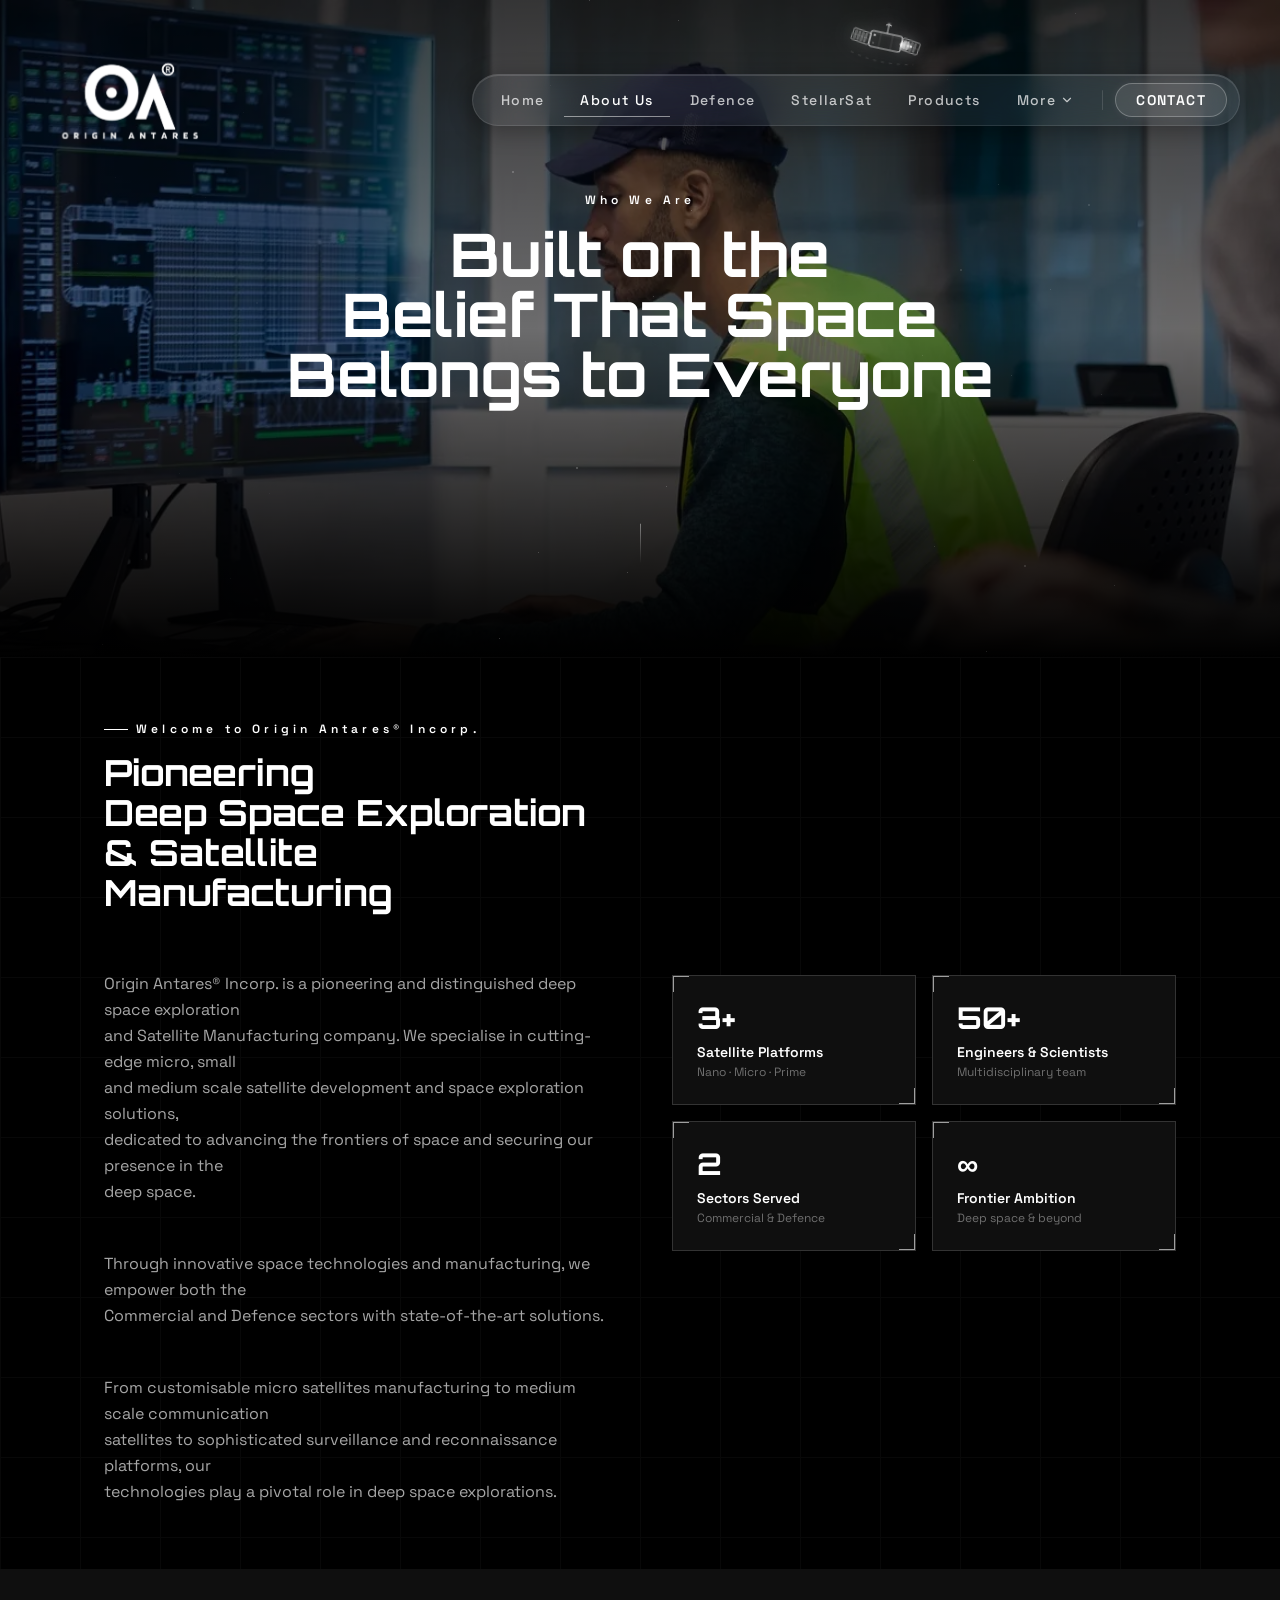
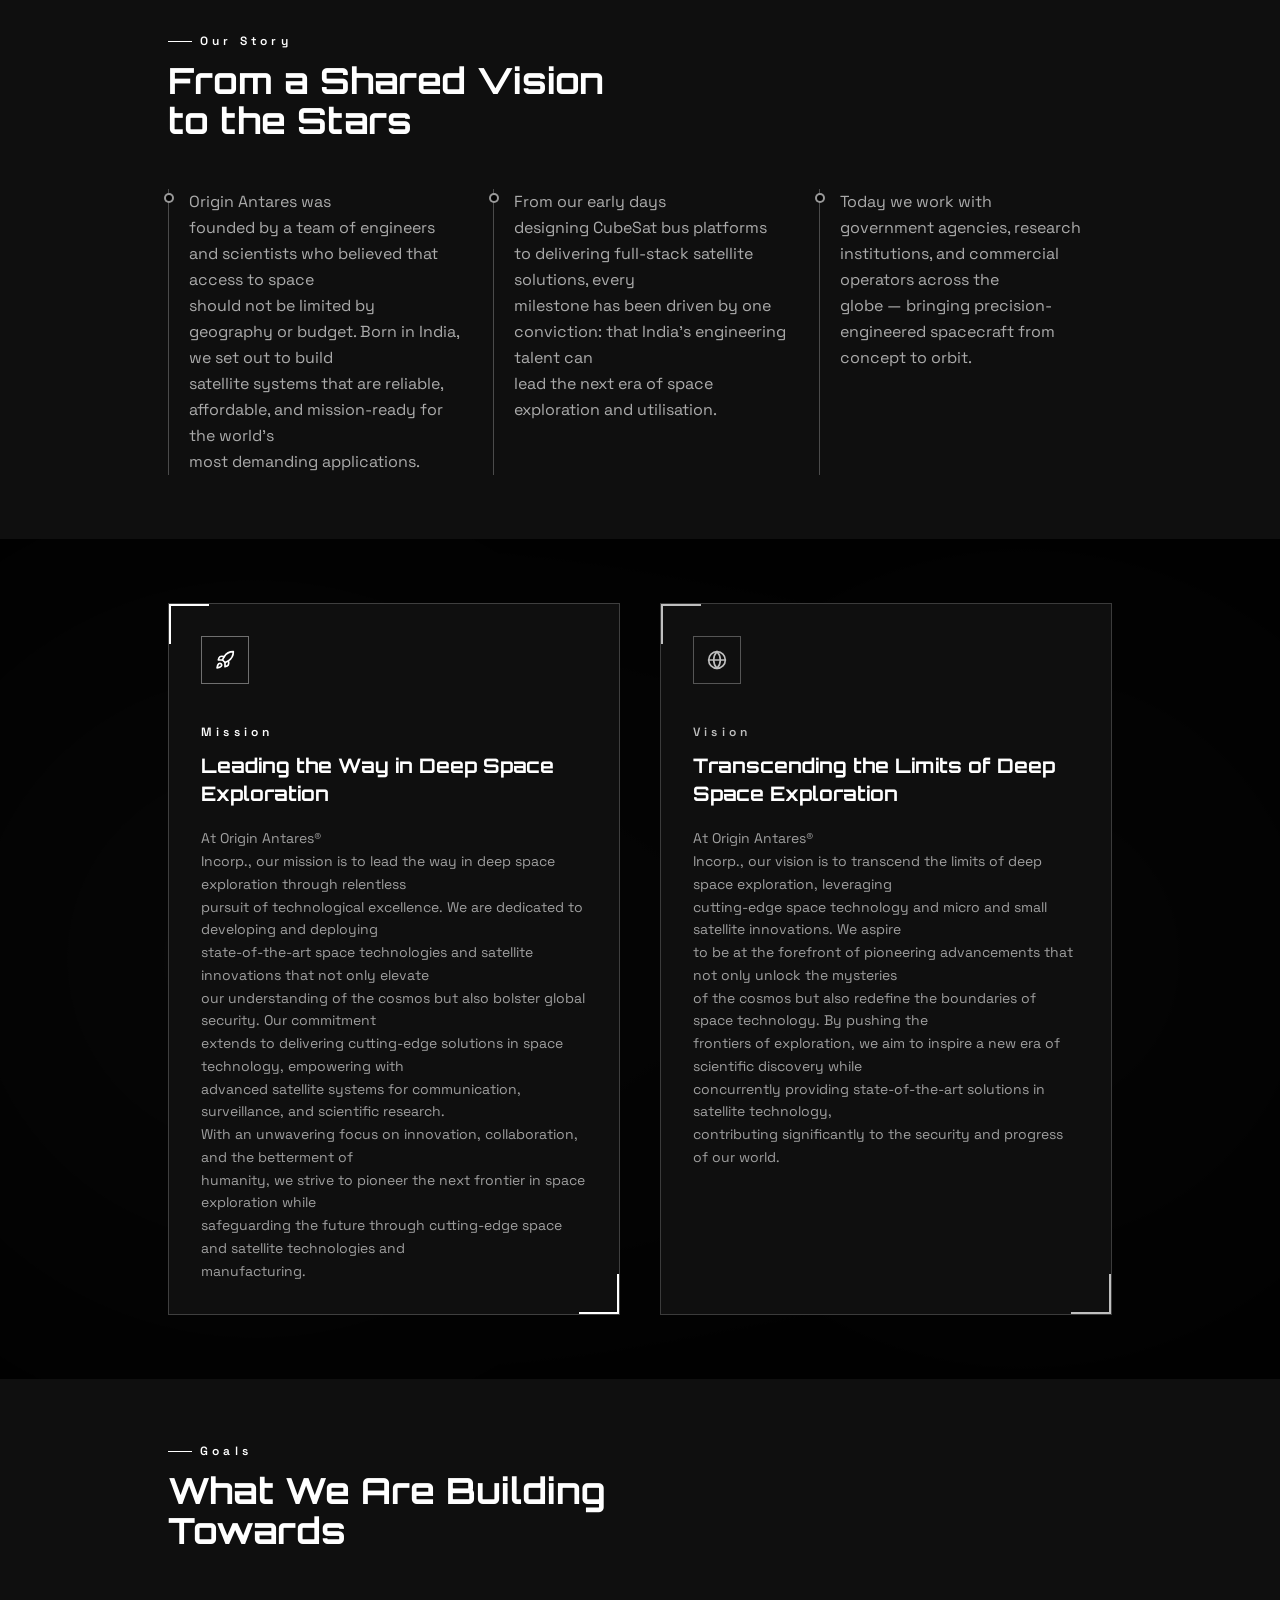
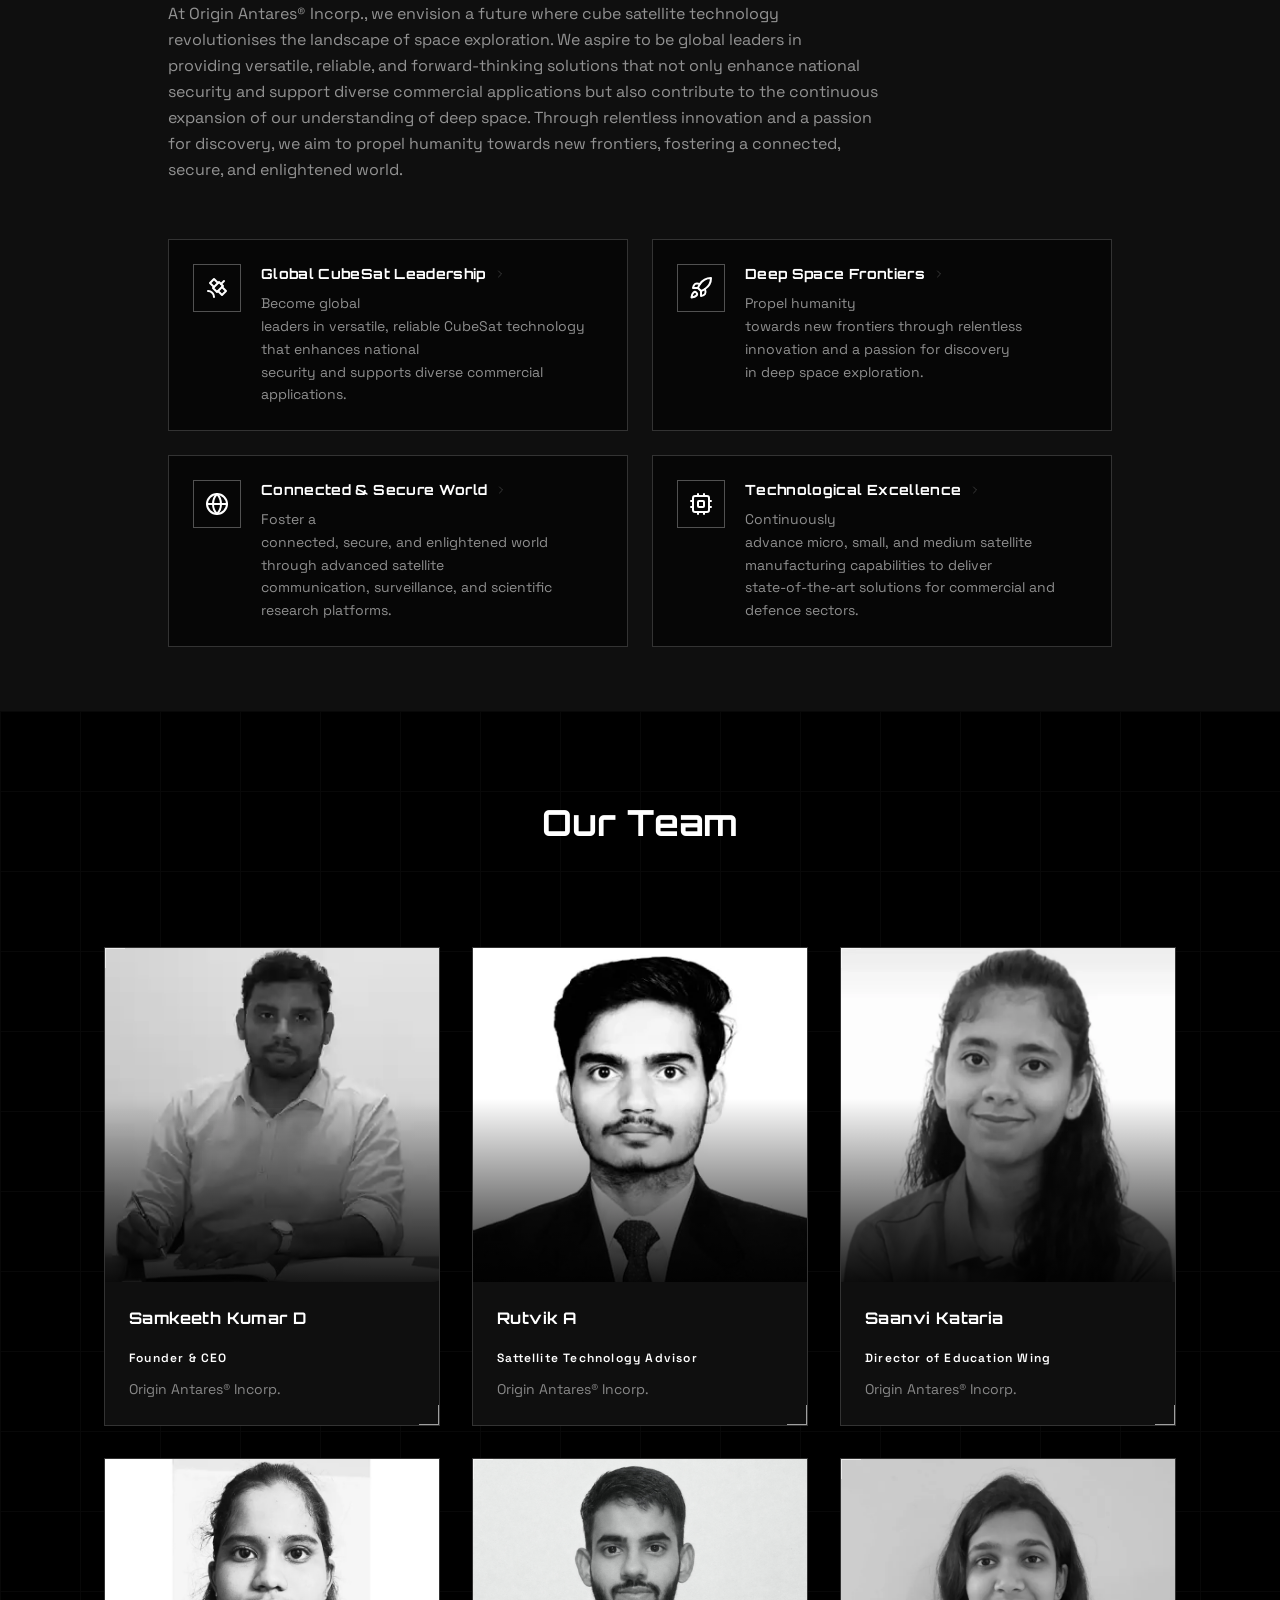
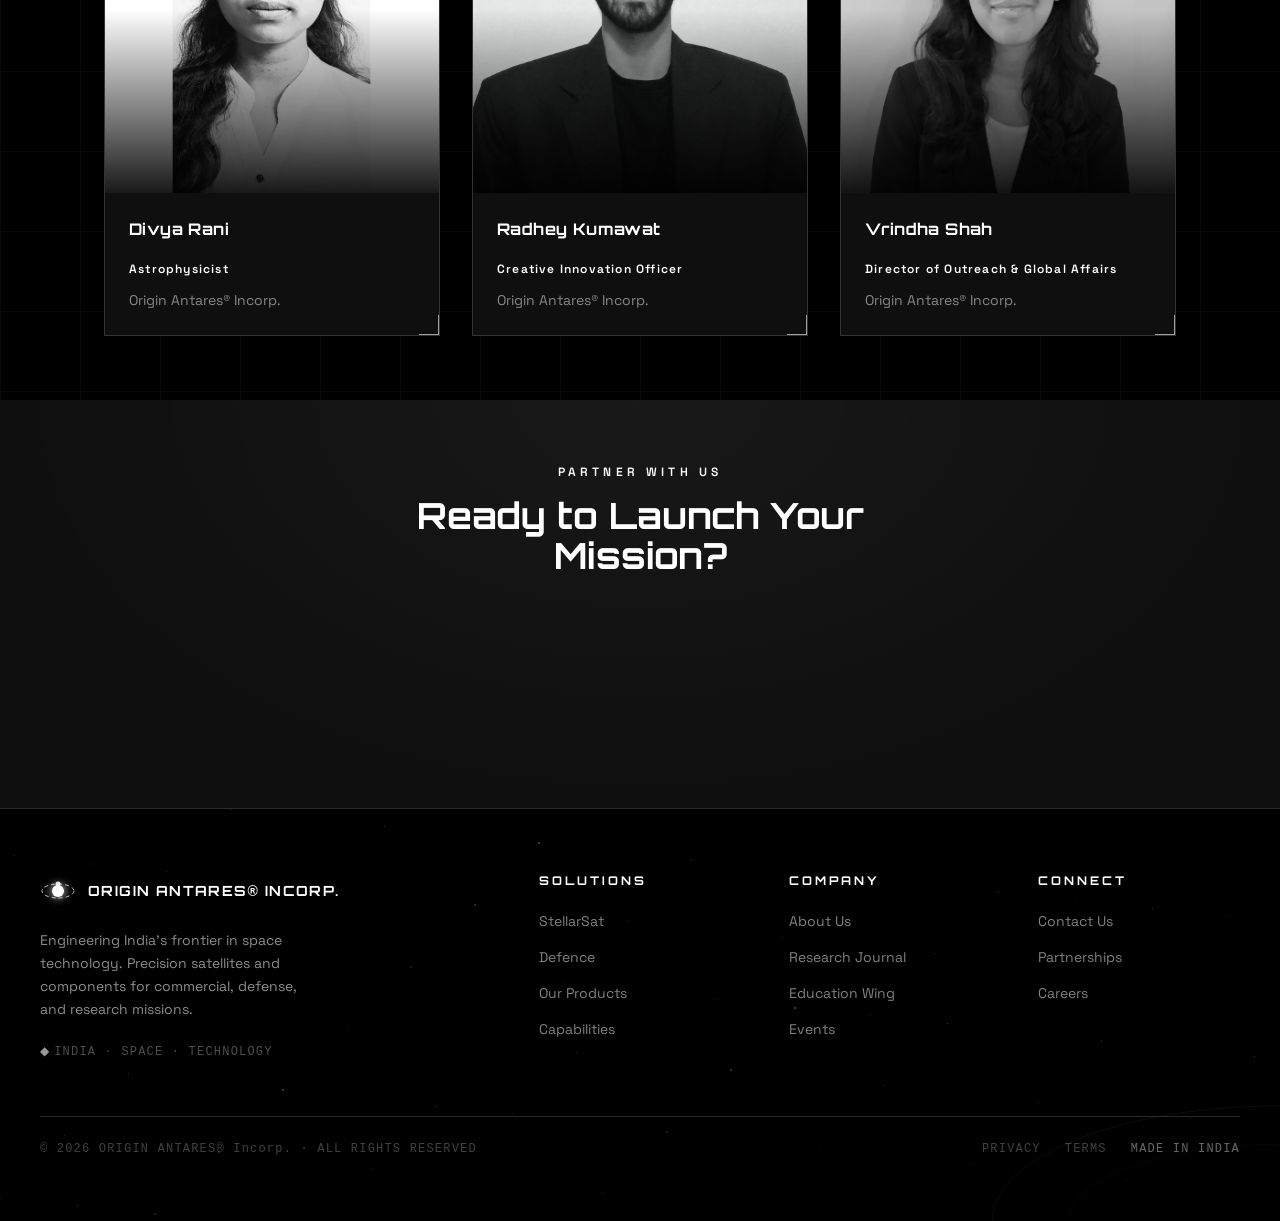
<file: about.html>
<!DOCTYPE html>
<html lang="en">

<head>
    <meta charset="UTF-8">
    <meta name="viewport" content="width=device-width, initial-scale=1.0">
    <title>About Origin Antares® Incorp. — Deep Space Exploration &amp; Satellite Manufacturing</title>
    <link rel="preconnect" href="https://fonts.googleapis.com">
    <link rel="preconnect" href="https://fonts.gstatic.com" crossorigin>
    <link
        href="https://fonts.googleapis.com/css2?family=Orbitron:wght@400;500;600;700;800;900&family=Space+Grotesk:wght@300;400;500;600;700&display=swap"
        rel="stylesheet">
    <link rel="stylesheet" href="css/styles.css">
</head>

<body>
    <div id="app" class="fs-unmask-airo-app-builder">
        <div class="min-h-screen bg-background flex flex-col"><svg width="0" height="0" aria-hidden="true"
                style="position: absolute;">
                <defs>
                    <filter id="lg-filter" x="-10%" y="-10%" width="120%" height="120%">
                        <feTurbulence type="fractalNoise" baseFrequency="0.7" numOctaves="2" seed="5" result="noise">
                        </feTurbulence>
                        <feDisplacementMap in="SourceGraphic" in2="noise" scale="2.5" xChannelSelector="R"
                            yChannelSelector="G"></feDisplacementMap>
                    </filter>
                </defs>
            </svg>
            <header class="fixed top-0 left-0 right-0 z-50"
                style="transition: background 0.45s, backdrop-filter 0.45s, box-shadow 0.45s, border-color 0.45s; background: transparent; backdrop-filter: none; border-bottom: 1px solid transparent; box-shadow: none;">
                <div class="absolute top-0 left-0 right-0 h-px pointer-events-none"
                    style="opacity: 0; transition: opacity 0.45s; background: linear-gradient(90deg, transparent 0%, hsl(var(--oa-glass-border)/0.35) 40%, hsl(var(--oa-glass-border)/0.2) 60%, transparent 100%);">
                </div>
                <div class="absolute pointer-events-none"
                    style="top: 8px; left: 50%; transform: translateX(-50%); transition: top 0.5s cubic-bezier(0.22, 1, 0.36, 1), left 0.5s cubic-bezier(0.22, 1, 0.36, 1), transform 0.5s cubic-bezier(0.22, 1, 0.36, 1); z-index: 10;">
                    <div class="pointer-events-none select-none"
                        style="filter: drop-shadow(rgba(255, 255, 255, 0.6) 0px 0px 8px); will-change: transform; opacity: 0.4; transform: none;">
                        <svg width="72" height="54" viewBox="0 0 72 54" fill="none" xmlns="http://www.w3.org/2000/svg"
                            aria-hidden="true">
                            <defs>
                                <radialGradient id="ns-plume" cx="0%" cy="50%" r="100%">
                                    <stop offset="0%" stop-color="rgba(255,255,255,0.95)"></stop>
                                    <stop offset="55%" stop-color="rgba(255,255,255,0.45)"></stop>
                                    <stop offset="100%" stop-color="rgba(255,255,255,0)"></stop>
                                </radialGradient>
                                <radialGradient id="ns-body" cx="50%" cy="0%" r="100%">
                                    <stop offset="0%" stop-color="rgba(255,255,255,0.13)"></stop>
                                    <stop offset="100%" stop-color="rgba(255,255,255,0)"></stop>
                                </radialGradient>
                                <filter id="ns-glow" x="-40%" y="-40%" width="180%" height="180%">
                                    <feGaussianBlur stdDeviation="1.6" result="blur"></feGaussianBlur>
                                    <feMerge>
                                        <feMergeNode in="blur"></feMergeNode>
                                        <feMergeNode in="SourceGraphic"></feMergeNode>
                                    </feMerge>
                                </filter>
                            </defs>
                            <path d="M 4 44 Q 36 52 68 44" stroke="rgba(255,255,255,0.14)" stroke-width="1" fill="none"
                                stroke-dasharray="3 5" opacity="0"></path>
                            <g opacity="0">
                                <ellipse cx="57" cy="27" ry="3.8" fill="url(#ns-plume)" rx="3" opacity="0"></ellipse>
                                <ellipse cx="60" cy="27" rx="2.9884600310353564" ry="1.5" fill="rgba(255,255,255,0.7)"
                                    opacity="0.9435087674573879"></ellipse>
                                <circle cx="62" cy="27" r="0.880585000605788" fill="rgba(255,255,255,0.9)"
                                    opacity="0.6805850006057881"></circle>
                            </g>
                            <g style="transform-origin: 50% 50%; transform: none; transform-box: fill-box;">
                                <rect x="2" y="21" width="18" height="12" rx="1.2" fill="hsl(var(--oa-secondary))"
                                    stroke="rgba(255,255,255,0.5)" stroke-width="0.9"></rect>
                                <rect x="4" y="22.5" width="2" height="9" rx="0.4" fill="rgba(255,255,255,0.22)"
                                    stroke="rgba(255,255,255,0.38)" stroke-width="0.4"></rect>
                                <rect x="7.5" y="22.5" width="2" height="9" rx="0.4" fill="rgba(255,255,255,0.22)"
                                    stroke="rgba(255,255,255,0.38)" stroke-width="0.4"></rect>
                                <rect x="11" y="22.5" width="2" height="9" rx="0.4" fill="rgba(255,255,255,0.22)"
                                    stroke="rgba(255,255,255,0.38)" stroke-width="0.4"></rect>
                                <rect x="14.5" y="22.5" width="2" height="9" rx="0.4" fill="rgba(255,255,255,0.22)"
                                    stroke="rgba(255,255,255,0.38)" stroke-width="0.4"></rect>
                                <line x1="2" y1="27" x2="20" y2="27" stroke="rgba(255,255,255,0.22)" stroke-width="0.5">
                                </line>
                            </g>
                            <g style="transform-origin: 50% 50%; transform: none; transform-box: fill-box;">
                                <rect x="52" y="21" width="18" height="12" rx="1.2" fill="hsl(var(--oa-secondary))"
                                    stroke="rgba(255,255,255,0.5)" stroke-width="0.9"></rect>
                                <rect x="54" y="22.5" width="2" height="9" rx="0.4" fill="rgba(255,255,255,0.22)"
                                    stroke="rgba(255,255,255,0.38)" stroke-width="0.4"></rect>
                                <rect x="57.5" y="22.5" width="2" height="9" rx="0.4" fill="rgba(255,255,255,0.22)"
                                    stroke="rgba(255,255,255,0.38)" stroke-width="0.4"></rect>
                                <rect x="61" y="22.5" width="2" height="9" rx="0.4" fill="rgba(255,255,255,0.22)"
                                    stroke="rgba(255,255,255,0.38)" stroke-width="0.4"></rect>
                                <rect x="64.5" y="22.5" width="2" height="9" rx="0.4" fill="rgba(255,255,255,0.22)"
                                    stroke="rgba(255,255,255,0.38)" stroke-width="0.4"></rect>
                                <line x1="52" y1="27" x2="70" y2="27" stroke="rgba(255,255,255,0.22)"
                                    stroke-width="0.5"></line>
                            </g>
                            <rect x="20" y="19" width="32" height="16" rx="2.5" fill="hsl(var(--oa-secondary))"
                                stroke="rgba(255,255,255,0.68)" stroke-width="1.1"></rect>
                            <line x1="30" y1="19" x2="30" y2="35" stroke="rgba(255,255,255,0.18)" stroke-width="0.6">
                            </line>
                            <line x1="42" y1="19" x2="42" y2="35" stroke="rgba(255,255,255,0.18)" stroke-width="0.6">
                            </line>
                            <rect x="20" y="19" width="32" height="4" rx="2.5" fill="url(#ns-body)"></rect>
                            <rect x="52" y="23" width="7" height="8" rx="1.2" fill="rgba(255,255,255,0.12)"
                                stroke="rgba(255,255,255,0.55)" stroke-width="0.9"></rect>
                            <line x1="55.5" y1="23" x2="55.5" y2="31" stroke="rgba(255,255,255,0.2)" stroke-width="0.5">
                            </line>
                            <line x1="36" y1="19" x2="36" y2="11" stroke="rgba(255,255,255,0.75)" stroke-width="0.9">
                            </line>
                            <path d="M 33 11 Q 36 8.5 39 11" stroke="rgba(255,255,255,0.7)" stroke-width="0.9"
                                fill="none"></path>
                            <circle cx="36" cy="10" r="1.457946170421201" fill="rgba(255,255,255,0.95)"
                                filter="url(#ns-glow)" opacity="0.7068110032181721"></circle>
                            <circle cx="24" cy="23" r="1.3" fill="hsl(var(--oa-gold))" opacity="0.98958886059816">
                            </circle>
                            <circle cx="24" cy="31" r="1.1" fill="rgba(255,255,255,0.9)" opacity="0.9"></circle>
                        </svg></div>
                </div>
                <div
                    style="display: flex; justify-content: flex-start; padding-left: 2.5rem; padding-top: 0.75rem; padding-bottom: 0px; transition: padding 0.5s cubic-bezier(0.22, 1, 0.36, 1);">
                    <a class="flex items-center" href="index.html"><img alt="Origin Antares"
                            class="block h-auto w-auto object-contain" width="440" height="120"
                            src="assets/images/images-logo-horizontal.png"
                            style="max-height: 180px; max-width: 640px; min-width: 0px; transition: max-height 0.5s cubic-bezier(0.22, 1, 0.36, 1), max-width 0.5s cubic-bezier(0.22, 1, 0.36, 1); filter: none; height: 252px; width: auto;"
                            data-airo-logo-corrected="square"></a></div>
                <div class="flex items-center px-6 lg:px-10"
                    style="justify-content: flex-end; padding-bottom: 0px; min-height: 56px; margin-top: -120px; transition: padding-bottom 0.4s, min-height 0.4s, margin-top 0.4s; position: relative;">
                    <div class="relative flex items-center gap-1 px-3 py-2 rounded-full"
                        style="background: hsl(var(--oa-glass-bg)/0.06); backdrop-filter: blur(20px) saturate(160%); border: 1px solid hsl(var(--oa-glass-border)/0.11); box-shadow: inset 0 1px 0 hsl(var(--oa-glass-border)/0.13), 0 4px 24px hsl(var(--oa-bg)/0.3);">
                        <nav aria-label="Main navigation" class="hidden md:flex items-center gap-1"><a
                                class="relative z-10 px-4 py-1.5 text-sm tracking-widest font-medium transition-colors duration-150"
                                href="index.html"
                                style="font-family: var(--font-sans); color: hsl(var(--oa-glass-bg)/0.72); border-bottom: 1px solid transparent;">Home</a><a
                                class="relative z-10 px-4 py-1.5 text-sm tracking-widest font-medium transition-colors duration-150"
                                href="about.html"
                                style="font-family: var(--font-sans); color: hsl(var(--oa-cyan)); border-bottom: 1px solid hsl(var(--oa-glass-border)/0.5);">About
                                Us</a><a
                                class="relative z-10 px-4 py-1.5 text-sm tracking-widest font-medium transition-colors duration-150"
                                href="defence.html"
                                style="font-family: var(--font-sans); color: hsl(var(--oa-glass-bg)/0.72); border-bottom: 1px solid transparent;">Defence</a><a
                                class="relative z-10 px-4 py-1.5 text-sm tracking-widest font-medium transition-colors duration-150"
                                href="stellarsat.html"
                                style="font-family: var(--font-sans); color: hsl(var(--oa-glass-bg)/0.72); border-bottom: 1px solid transparent;">StellarSat</a><a
                                class="relative z-10 px-4 py-1.5 text-sm tracking-widest font-medium transition-colors duration-150"
                                href="products.html"
                                style="font-family: var(--font-sans); color: hsl(var(--oa-glass-bg)/0.72); border-bottom: 1px solid transparent;">Products</a>
                            <div class="relative z-10"><button
                                    class="flex items-center gap-1 px-4 py-1.5 text-sm tracking-widest font-medium transition-colors duration-150"
                                    aria-expanded="false" aria-haspopup="true"
                                    style="font-family: var(--font-sans); color: hsl(var(--oa-glass-bg)/0.72); background: none; border-width: medium medium 1px; border-style: none none solid; border-color: currentcolor currentcolor transparent; border-image: none; cursor: pointer;">More<span
                                        style="display: flex; transform: none;"><svg xmlns="http://www.w3.org/2000/svg"
                                            width="14" height="14" viewBox="0 0 24 24" fill="none" stroke="currentColor"
                                            stroke-width="2" stroke-linecap="round" stroke-linejoin="round"
                                            class="lucide lucide-chevron-down">
                                            <path d="m6 9 6 6 6-6"></path>
                                        </svg></span></button></div>
                        </nav>
                        <div class="hidden md:block w-px h-5 mx-2 rounded-full shrink-0"
                            style="background: hsl(var(--oa-glass-border)/0.13);"></div><a
                            class="hidden md:inline-flex items-center px-5 py-1.5 text-sm font-semibold tracking-widest rounded-full shrink-0 transition-all duration-200"
                            href="contact.html"
                            style="font-family: var(--font-sans); color: hsl(var(--oa-cyan)); background: hsl(var(--oa-glass-bg)/0.1); border: 1px solid hsl(var(--oa-glass-border)/0.25); box-shadow: 0 0 10px hsl(var(--oa-glass-bg)/0.06);">CONTACT</a><button
                            class="md:hidden text-white p-1.5 z-10" aria-label="Open menu"><svg
                                xmlns="http://www.w3.org/2000/svg" width="20" height="20" viewBox="0 0 24 24"
                                fill="none" stroke="currentColor" stroke-width="2" stroke-linecap="round"
                                stroke-linejoin="round" class="lucide lucide-menu">
                                <line x1="4" x2="20" y1="12" y2="12"></line>
                                <line x1="4" x2="20" y1="6" y2="6"></line>
                                <line x1="4" x2="20" y1="18" y2="18"></line>
                            </svg></button>
                    </div>
                </div>
            </header>
            <main>
                <section class="relative min-h-[70vh] flex items-center justify-center overflow-hidden"><img
                        alt="Origin Antares mission control" class="absolute inset-0 w-full h-full object-cover"
                        loading="eager" fetchpriority="high" width="1440" height="700"
                        src="assets/images/pages-about-hero.webp">
                    <div class="absolute inset-0 pointer-events-none"
                        style="background: linear-gradient(to bottom, hsl(var(--oa-bg)/0.75) 0%, hsl(var(--oa-bg)/0.5) 50%, hsl(var(--oa-bg)) 100%);">
                    </div>
                    <div class="absolute inset-0 pointer-events-none" aria-hidden="true">
                        <div class="absolute rounded-full bg-white"
                            style="width: 2px; height: 2px; opacity: 0.06; top: 11%; left: 5%;"></div>
                        <div class="absolute rounded-full bg-white"
                            style="width: 1px; height: 1px; opacity: 0.16; top: 54%; left: 72%;"></div>
                        <div class="absolute rounded-full bg-white"
                            style="width: 1px; height: 1px; opacity: 0.26; top: 97%; left: 39%;"></div>
                        <div class="absolute rounded-full bg-white"
                            style="width: 1px; height: 1px; opacity: 0.06; top: 40%; left: 6%;"></div>
                        <div class="absolute rounded-full bg-white"
                            style="width: 1px; height: 1px; opacity: 0.16; top: 83%; left: 73%;"></div>
                        <div class="absolute rounded-full bg-white"
                            style="width: 2px; height: 2px; opacity: 0.26; top: 26%; left: 40%;"></div>
                        <div class="absolute rounded-full bg-white"
                            style="width: 1px; height: 1px; opacity: 0.06; top: 69%; left: 7%;"></div>
                        <div class="absolute rounded-full bg-white"
                            style="width: 1px; height: 1px; opacity: 0.16; top: 12%; left: 74%;"></div>
                        <div class="absolute rounded-full bg-white"
                            style="width: 1px; height: 1px; opacity: 0.26; top: 55%; left: 41%;"></div>
                        <div class="absolute rounded-full bg-white"
                            style="width: 1px; height: 1px; opacity: 0.06; top: 98%; left: 8%;"></div>
                        <div class="absolute rounded-full bg-white"
                            style="width: 2px; height: 2px; opacity: 0.16; top: 41%; left: 75%;"></div>
                        <div class="absolute rounded-full bg-white"
                            style="width: 1px; height: 1px; opacity: 0.26; top: 84%; left: 42%;"></div>
                        <div class="absolute rounded-full bg-white"
                            style="width: 1px; height: 1px; opacity: 0.06; top: 27%; left: 9%;"></div>
                        <div class="absolute rounded-full bg-white"
                            style="width: 1px; height: 1px; opacity: 0.16; top: 70%; left: 76%;"></div>
                        <div class="absolute rounded-full bg-white"
                            style="width: 1px; height: 1px; opacity: 0.26; top: 13%; left: 43%;"></div>
                        <div class="absolute rounded-full bg-white"
                            style="width: 2px; height: 2px; opacity: 0.06; top: 56%; left: 10%;"></div>
                        <div class="absolute rounded-full bg-white"
                            style="width: 1px; height: 1px; opacity: 0.16; top: 99%; left: 77%;"></div>
                        <div class="absolute rounded-full bg-white"
                            style="width: 1px; height: 1px; opacity: 0.26; top: 42%; left: 44%;"></div>
                        <div class="absolute rounded-full bg-white"
                            style="width: 1px; height: 1px; opacity: 0.06; top: 85%; left: 11%;"></div>
                        <div class="absolute rounded-full bg-white"
                            style="width: 1px; height: 1px; opacity: 0.16; top: 28%; left: 78%;"></div>
                        <div class="absolute rounded-full bg-white"
                            style="width: 2px; height: 2px; opacity: 0.26; top: 71%; left: 45%;"></div>
                        <div class="absolute rounded-full bg-white"
                            style="width: 1px; height: 1px; opacity: 0.06; top: 14%; left: 12%;"></div>
                        <div class="absolute rounded-full bg-white"
                            style="width: 1px; height: 1px; opacity: 0.16; top: 57%; left: 79%;"></div>
                        <div class="absolute rounded-full bg-white"
                            style="width: 1px; height: 1px; opacity: 0.26; top: 0%; left: 46%;"></div>
                        <div class="absolute rounded-full bg-white"
                            style="width: 1px; height: 1px; opacity: 0.06; top: 43%; left: 13%;"></div>
                        <div class="absolute rounded-full bg-white"
                            style="width: 2px; height: 2px; opacity: 0.16; top: 86%; left: 80%;"></div>
                        <div class="absolute rounded-full bg-white"
                            style="width: 1px; height: 1px; opacity: 0.26; top: 29%; left: 47%;"></div>
                        <div class="absolute rounded-full bg-white"
                            style="width: 1px; height: 1px; opacity: 0.06; top: 72%; left: 14%;"></div>
                        <div class="absolute rounded-full bg-white"
                            style="width: 1px; height: 1px; opacity: 0.16; top: 15%; left: 81%;"></div>
                        <div class="absolute rounded-full bg-white"
                            style="width: 1px; height: 1px; opacity: 0.26; top: 58%; left: 48%;"></div>
                        <div class="absolute rounded-full bg-white"
                            style="width: 2px; height: 2px; opacity: 0.06; top: 1%; left: 15%;"></div>
                        <div class="absolute rounded-full bg-white"
                            style="width: 1px; height: 1px; opacity: 0.16; top: 44%; left: 82%;"></div>
                        <div class="absolute rounded-full bg-white"
                            style="width: 1px; height: 1px; opacity: 0.26; top: 87%; left: 49%;"></div>
                        <div class="absolute rounded-full bg-white"
                            style="width: 1px; height: 1px; opacity: 0.06; top: 30%; left: 16%;"></div>
                        <div class="absolute rounded-full bg-white"
                            style="width: 1px; height: 1px; opacity: 0.16; top: 73%; left: 83%;"></div>
                        <div class="absolute rounded-full bg-white"
                            style="width: 2px; height: 2px; opacity: 0.26; top: 16%; left: 50%;"></div>
                        <div class="absolute rounded-full bg-white"
                            style="width: 1px; height: 1px; opacity: 0.06; top: 59%; left: 17%;"></div>
                        <div class="absolute rounded-full bg-white"
                            style="width: 1px; height: 1px; opacity: 0.16; top: 2%; left: 84%;"></div>
                        <div class="absolute rounded-full bg-white"
                            style="width: 1px; height: 1px; opacity: 0.26; top: 45%; left: 51%;"></div>
                        <div class="absolute rounded-full bg-white"
                            style="width: 1px; height: 1px; opacity: 0.06; top: 88%; left: 18%;"></div>
                        <div class="absolute rounded-full bg-white"
                            style="width: 2px; height: 2px; opacity: 0.16; top: 31%; left: 85%;"></div>
                        <div class="absolute rounded-full bg-white"
                            style="width: 1px; height: 1px; opacity: 0.26; top: 74%; left: 52%;"></div>
                        <div class="absolute rounded-full bg-white"
                            style="width: 1px; height: 1px; opacity: 0.06; top: 17%; left: 19%;"></div>
                        <div class="absolute rounded-full bg-white"
                            style="width: 1px; height: 1px; opacity: 0.16; top: 60%; left: 86%;"></div>
                        <div class="absolute rounded-full bg-white"
                            style="width: 1px; height: 1px; opacity: 0.26; top: 3%; left: 53%;"></div>
                        <div class="absolute rounded-full bg-white"
                            style="width: 2px; height: 2px; opacity: 0.06; top: 46%; left: 20%;"></div>
                        <div class="absolute rounded-full bg-white"
                            style="width: 1px; height: 1px; opacity: 0.16; top: 89%; left: 87%;"></div>
                        <div class="absolute rounded-full bg-white"
                            style="width: 1px; height: 1px; opacity: 0.26; top: 32%; left: 54%;"></div>
                        <div class="absolute rounded-full bg-white"
                            style="width: 1px; height: 1px; opacity: 0.06; top: 75%; left: 21%;"></div>
                        <div class="absolute rounded-full bg-white"
                            style="width: 1px; height: 1px; opacity: 0.16; top: 18%; left: 88%;"></div>
                    </div>
                    <div class="relative z-10 text-center max-w-4xl mx-auto px-6 pt-44 pb-24">
                        <p class="text-xs tracking-[0.35em] font-semibold mb-4"
                            style="white-space: pre-line; color: hsl(var(--oa-cyan)); font-family: var(--font-sans); opacity: 0; transform: translateY(1.38842px);">
                            Who We Are</p>
                        <h1 class="font-heading text-4xl md:text-6xl font-bold text-white leading-tight mb-6"
                            style="white-space: pre-line; opacity: 0; transform: translateY(8.45306px);">Built on the
                            Belief That Space Belongs to Everyone</h1>
                        <p class="text-lg text-white/70 max-w-2xl mx-auto leading-relaxed"
                            style="white-space: pre-line; font-family: var(--font-sans); opacity: 0; transform: translateY(11.0894px);">
                            </p>
                        <div class="mt-14 flex flex-col items-center gap-2" style="opacity: 0;"><span
                                class="text-xs tracking-widest text-white/30"
                                style="font-family: var(--font-sans);"></span>
                            <div class="w-px h-10 bg-gradient-to-b from-white/40 to-transparent"
                                style="transform: translateY(2.7432px);"></div>
                        </div>
                    </div>
                </section>
                <section class="py-xxl relative overflow-hidden" style="background: hsl(var(--oa-bg));">
                    <div class="absolute inset-0 pointer-events-none opacity-[0.03]" aria-hidden="true"
                        style="background-image: linear-gradient(hsl(var(--oa-cyan)) 1px, transparent 1px), linear-gradient(90deg, hsl(var(--oa-cyan)) 1px, transparent 1px); background-size: 80px 80px;">
                    </div>
                    <div class="max-w-6xl mx-auto px-6 lg:px-10">
                        <div class="grid grid-cols-1 lg:grid-cols-2 gap-16 items-center">
                            <div>
                                <p class="text-xs tracking-[0.35em] font-semibold mb-4 flex items-center gap-2"
                                    style="color: hsl(var(--oa-cyan)); font-family: var(--font-sans); opacity: 0; transform: translateX(-16px);">
                                    <span class="inline-block w-6 h-px"
                                        style="background: hsl(var(--oa-cyan));"></span><span
                                        style="white-space: pre-line;">Welcome to Origin Antares® Incorp.</span></p>
                                <h2 class="font-heading text-3xl md:text-4xl font-bold text-white mb-8 leading-tight"
                                    style="white-space: pre-line; opacity: 0; transform: translateX(-20px);">Pioneering
                                    Deep Space Exploration &amp; Satellite Manufacturing</h2>
                                <div class="space-y-5">
                                    <p class="text-white/65 leading-relaxed text-base"
                                        style="white-space: pre-line; font-family: var(--font-sans); opacity: 0; transform: translateX(-16px);">
                                        Origin Antares® Incorp. is a pioneering and distinguished deep space exploration
                                        and Satellite Manufacturing company. We specialise in cutting-edge micro, small
                                        and medium scale satellite development and space exploration solutions,
                                        dedicated to advancing the frontiers of space and securing our presence in the
                                        deep space.</p>
                                    <p class="text-white/65 leading-relaxed text-base"
                                        style="white-space: pre-line; font-family: var(--font-sans); opacity: 0; transform: translateX(-16px);">
                                        Through innovative space technologies and manufacturing, we empower both the
                                        Commercial and Defence sectors with state-of-the-art solutions.</p>
                                    <p class="text-white/65 leading-relaxed text-base"
                                        style="white-space: pre-line; font-family: var(--font-sans); opacity: 0; transform: translateX(-16px);">
                                        From customisable micro satellites manufacturing to medium scale communication
                                        satellites to sophisticated surveillance and reconnaissance platforms, our
                                        technologies play a pivotal role in deep space explorations.</p>
                                </div>
                            </div>
                            <div class="grid grid-cols-2 gap-4">
                                <div class="relative p-6 border flex flex-col justify-between min-h-[130px]"
                                    style="border-color: hsl(var(--oa-border-cyan)); background: hsl(var(--oa-deep)); opacity: 0; transform: translateY(20px);">
                                    <div class="absolute top-0 left-0 w-4 h-4 border-t border-l"
                                        style="border-color: hsl(var(--oa-cyan)/0.6);"></div>
                                    <div class="absolute bottom-0 right-0 w-4 h-4 border-b border-r"
                                        style="border-color: hsl(var(--oa-cyan)/0.6);"></div><span
                                        class="font-heading text-3xl font-bold text-white">3+</span>
                                    <div>
                                        <p class="text-white text-sm font-semibold mb-0.5"
                                            style="font-family: var(--font-sans);">Satellite Platforms</p>
                                        <p class="text-white/40 text-xs" style="font-family: var(--font-sans);">Nano ·
                                            Micro · Prime</p>
                                    </div>
                                </div>
                                <div class="relative p-6 border flex flex-col justify-between min-h-[130px]"
                                    style="border-color: hsl(var(--oa-border-cyan)); background: hsl(var(--oa-deep)); opacity: 0; transform: translateY(20px);">
                                    <div class="absolute top-0 left-0 w-4 h-4 border-t border-l"
                                        style="border-color: hsl(var(--oa-cyan)/0.6);"></div>
                                    <div class="absolute bottom-0 right-0 w-4 h-4 border-b border-r"
                                        style="border-color: hsl(var(--oa-cyan)/0.6);"></div><span
                                        class="font-heading text-3xl font-bold text-white">50+</span>
                                    <div>
                                        <p class="text-white text-sm font-semibold mb-0.5"
                                            style="font-family: var(--font-sans);">Engineers &amp; Scientists</p>
                                        <p class="text-white/40 text-xs" style="font-family: var(--font-sans);">
                                            Multidisciplinary team</p>
                                    </div>
                                </div>
                                <div class="relative p-6 border flex flex-col justify-between min-h-[130px]"
                                    style="border-color: hsl(var(--oa-border-cyan)); background: hsl(var(--oa-deep)); opacity: 0; transform: translateY(20px);">
                                    <div class="absolute top-0 left-0 w-4 h-4 border-t border-l"
                                        style="border-color: hsl(var(--oa-cyan)/0.6);"></div>
                                    <div class="absolute bottom-0 right-0 w-4 h-4 border-b border-r"
                                        style="border-color: hsl(var(--oa-cyan)/0.6);"></div><span
                                        class="font-heading text-3xl font-bold text-white">2</span>
                                    <div>
                                        <p class="text-white text-sm font-semibold mb-0.5"
                                            style="font-family: var(--font-sans);">Sectors Served</p>
                                        <p class="text-white/40 text-xs" style="font-family: var(--font-sans);">
                                            Commercial &amp; Defence</p>
                                    </div>
                                </div>
                                <div class="relative p-6 border flex flex-col justify-between min-h-[130px]"
                                    style="border-color: hsl(var(--oa-border-cyan)); background: hsl(var(--oa-deep)); opacity: 0; transform: translateY(20px);">
                                    <div class="absolute top-0 left-0 w-4 h-4 border-t border-l"
                                        style="border-color: hsl(var(--oa-cyan)/0.6);"></div>
                                    <div class="absolute bottom-0 right-0 w-4 h-4 border-b border-r"
                                        style="border-color: hsl(var(--oa-cyan)/0.6);"></div><span
                                        class="font-heading text-3xl font-bold text-white">∞</span>
                                    <div>
                                        <p class="text-white text-sm font-semibold mb-0.5"
                                            style="font-family: var(--font-sans);">Frontier Ambition</p>
                                        <p class="text-white/40 text-xs" style="font-family: var(--font-sans);">Deep
                                            space &amp; beyond</p>
                                    </div>
                                </div>
                            </div>
                        </div>
                    </div>
                </section>
                <section class="py-xxl" style="background: hsl(var(--oa-deep));">
                    <div class="max-w-5xl mx-auto px-6 lg:px-10">
                        <p class="text-xs tracking-[0.35em] font-semibold mb-3 flex items-center gap-2"
                            style="color: hsl(var(--oa-cyan)); font-family: var(--font-sans); opacity: 0; transform: translateY(12px);">
                            <span class="inline-block w-6 h-px" style="background: hsl(var(--oa-cyan));"></span><span
                                style="white-space: pre-line;">Our Story</span></p>
                        <h2 class="font-heading text-3xl md:text-4xl font-bold text-white mb-12"
                            style="white-space: pre-line; opacity: 0; transform: translateY(16px);">From a Shared Vision
                            to the Stars</h2>
                        <div class="grid grid-cols-1 md:grid-cols-3 gap-8">
                            <div class="relative pl-5 border-l"
                                style="border-color: hsl(var(--oa-cyan)/0.25); opacity: 0; transform: translateY(20px);">
                                <span
                                    class="absolute -left-[5px] top-1 w-2.5 h-2.5 rounded-full border-2 border-white/60 bg-black"></span>
                                <p class="text-white/65 leading-relaxed text-base"
                                    style="white-space: pre-line; font-family: var(--font-sans);">Origin Antares was
                                    founded by a team of engineers and scientists who believed that access to space
                                    should not be limited by geography or budget. Born in India, we set out to build
                                    satellite systems that are reliable, affordable, and mission-ready for the world's
                                    most demanding applications.</p>
                            </div>
                            <div class="relative pl-5 border-l"
                                style="border-color: hsl(var(--oa-cyan)/0.25); opacity: 0; transform: translateY(20px);">
                                <span
                                    class="absolute -left-[5px] top-1 w-2.5 h-2.5 rounded-full border-2 border-white/60 bg-black"></span>
                                <p class="text-white/65 leading-relaxed text-base"
                                    style="white-space: pre-line; font-family: var(--font-sans);">From our early days
                                    designing CubeSat bus platforms to delivering full-stack satellite solutions, every
                                    milestone has been driven by one conviction: that India's engineering talent can
                                    lead the next era of space exploration and utilisation.</p>
                            </div>
                            <div class="relative pl-5 border-l"
                                style="border-color: hsl(var(--oa-cyan)/0.25); opacity: 0; transform: translateY(20px);">
                                <span
                                    class="absolute -left-[5px] top-1 w-2.5 h-2.5 rounded-full border-2 border-white/60 bg-black"></span>
                                <p class="text-white/65 leading-relaxed text-base"
                                    style="white-space: pre-line; font-family: var(--font-sans);">Today we work with
                                    government agencies, research institutions, and commercial operators across the
                                    globe — bringing precision-engineered spacecraft from concept to orbit.</p>
                            </div>
                        </div>
                    </div>
                </section>
                <section class="py-xxl relative overflow-hidden" style="background: hsl(var(--oa-bg));">
                    <div class="absolute inset-0 pointer-events-none opacity-[0.025]" aria-hidden="true"
                        style="background-image: radial-gradient(circle at 20% 50%, hsl(var(--oa-cyan)) 0%, transparent 60%), radial-gradient(circle at 80% 50%, hsl(var(--oa-gold)) 0%, transparent 60%);">
                    </div>
                    <div class="max-w-5xl mx-auto px-6 lg:px-10">
                        <div class="grid grid-cols-1 md:grid-cols-2 gap-10">
                            <div class="relative p-8 border"
                                style="border-color: hsl(var(--oa-cyan)/0.2); background: hsl(var(--oa-deep)); opacity: 0; transform: translateY(24px);">
                                <div class="absolute top-0 left-0 w-10 h-10 border-t-2 border-l-2"
                                    style="border-color: hsl(var(--oa-cyan));"></div>
                                <div class="absolute bottom-0 right-0 w-10 h-10 border-b-2 border-r-2"
                                    style="border-color: hsl(var(--oa-cyan));"></div>
                                <div class="w-12 h-12 flex items-center justify-center border mb-6"
                                    style="border-color: hsl(var(--oa-cyan)/0.4); color: hsl(var(--oa-cyan));"><svg
                                        xmlns="http://www.w3.org/2000/svg" width="24" height="24" viewBox="0 0 24 24"
                                        fill="none" stroke="currentColor" stroke-width="2" stroke-linecap="round"
                                        stroke-linejoin="round" class="lucide lucide-rocket w-5 h-5">
                                        <path
                                            d="M4.5 16.5c-1.5 1.26-2 5-2 5s3.74-.5 5-2c.71-.84.7-2.13-.09-2.91a2.18 2.18 0 0 0-2.91-.09z">
                                        </path>
                                        <path
                                            d="m12 15-3-3a22 22 0 0 1 2-3.95A12.88 12.88 0 0 1 22 2c0 2.72-.78 7.5-6 11a22.35 22.35 0 0 1-4 2z">
                                        </path>
                                        <path d="M9 12H4s.55-3.03 2-4c1.62-1.08 5 0 5 0"></path>
                                        <path d="M12 15v5s3.03-.55 4-2c1.08-1.62 0-5 0-5"></path>
                                    </svg></div>
                                <p class="text-xs tracking-[0.35em] font-semibold mb-3"
                                    style="white-space: pre-line; color: hsl(var(--oa-cyan)); font-family: var(--font-sans);">
                                    Mission</p>
                                <h2 class="font-heading text-xl font-bold text-white mb-5 leading-snug"
                                    style="white-space: pre-line;">Leading the Way in Deep Space Exploration</h2>
                                <p class="text-white/60 leading-relaxed text-sm"
                                    style="white-space: pre-line; font-family: var(--font-sans);">At Origin Antares®
                                    Incorp., our mission is to lead the way in deep space exploration through relentless
                                    pursuit of technological excellence. We are dedicated to developing and deploying
                                    state-of-the-art space technologies and satellite innovations that not only elevate
                                    our understanding of the cosmos but also bolster global security. Our commitment
                                    extends to delivering cutting-edge solutions in space technology, empowering with
                                    advanced satellite systems for communication, surveillance, and scientific research.
                                    With an unwavering focus on innovation, collaboration, and the betterment of
                                    humanity, we strive to pioneer the next frontier in space exploration while
                                    safeguarding the future through cutting-edge space and satellite technologies and
                                    manufacturing.</p>
                            </div>
                            <div class="relative p-8 border"
                                style="border-color: hsl(var(--oa-gold)/0.25); background: hsl(var(--oa-deep)); opacity: 0; transform: translateY(24px);">
                                <div class="absolute top-0 left-0 w-10 h-10 border-t-2 border-l-2"
                                    style="border-color: hsl(var(--oa-gold));"></div>
                                <div class="absolute bottom-0 right-0 w-10 h-10 border-b-2 border-r-2"
                                    style="border-color: hsl(var(--oa-gold));"></div>
                                <div class="w-12 h-12 flex items-center justify-center border mb-6"
                                    style="border-color: hsl(var(--oa-gold)/0.4); color: hsl(var(--oa-gold));"><svg
                                        xmlns="http://www.w3.org/2000/svg" width="24" height="24" viewBox="0 0 24 24"
                                        fill="none" stroke="currentColor" stroke-width="2" stroke-linecap="round"
                                        stroke-linejoin="round" class="lucide lucide-globe w-5 h-5">
                                        <circle cx="12" cy="12" r="10"></circle>
                                        <path d="M12 2a14.5 14.5 0 0 0 0 20 14.5 14.5 0 0 0 0-20"></path>
                                        <path d="M2 12h20"></path>
                                    </svg></div>
                                <p class="text-xs tracking-[0.35em] font-semibold mb-3"
                                    style="white-space: pre-line; color: hsl(var(--oa-gold)); font-family: var(--font-sans);">
                                    Vision</p>
                                <h2 class="font-heading text-xl font-bold text-white mb-5 leading-snug"
                                    style="white-space: pre-line;">Transcending the Limits of Deep Space Exploration
                                </h2>
                                <p class="text-white/60 leading-relaxed text-sm"
                                    style="white-space: pre-line; font-family: var(--font-sans);">At Origin Antares®
                                    Incorp., our vision is to transcend the limits of deep space exploration, leveraging
                                    cutting-edge space technology and micro and small satellite innovations. We aspire
                                    to be at the forefront of pioneering advancements that not only unlock the mysteries
                                    of the cosmos but also redefine the boundaries of space technology. By pushing the
                                    frontiers of exploration, we aim to inspire a new era of scientific discovery while
                                    concurrently providing state-of-the-art solutions in satellite technology,
                                    contributing significantly to the security and progress of our world.</p>
                            </div>
                        </div>
                    </div>
                </section>
                <section class="py-xxl" style="background: hsl(var(--oa-deep));">
                    <div class="max-w-5xl mx-auto px-6 lg:px-10">
                        <p class="text-xs tracking-[0.35em] font-semibold mb-3 flex items-center gap-2"
                            style="color: hsl(var(--oa-cyan)); font-family: var(--font-sans); opacity: 0; transform: translateY(12px);">
                            <span class="inline-block w-6 h-px" style="background: hsl(var(--oa-cyan));"></span><span
                                style="white-space: pre-line;">Goals</span></p>
                        <h2 class="font-heading text-3xl md:text-4xl font-bold text-white mb-6"
                            style="white-space: pre-line; opacity: 0; transform: translateY(16px);">What We Are Building
                            Towards</h2>
                        <p class="text-white/55 leading-relaxed max-w-3xl mb-14 text-base"
                            style="white-space: pre-line; font-family: var(--font-sans); opacity: 0; transform: translateY(12px);">
                            At Origin Antares® Incorp., we envision a future where cube satellite technology
                            revolutionises the landscape of space exploration. We aspire to be global leaders in
                            providing versatile, reliable, and forward-thinking solutions that not only enhance national
                            security and support diverse commercial applications but also contribute to the continuous
                            expansion of our understanding of deep space. Through relentless innovation and a passion
                            for discovery, we aim to propel humanity towards new frontiers, fostering a connected,
                            secure, and enlightened world.</p>
                        <div class="grid grid-cols-1 md:grid-cols-2 gap-6">
                            <div class="group flex gap-5 p-6 border transition-all duration-300 hover:border-white/20"
                                style="border-color: hsl(var(--oa-border-cyan)); background: hsl(var(--oa-bg)/0.6); opacity: 0; transform: translateY(20px);">
                                <div class="shrink-0 w-12 h-12 flex items-center justify-center border transition-colors duration-300 group-hover:border-white/40"
                                    style="border-color: hsl(var(--oa-cyan)/0.3); color: hsl(var(--oa-cyan));"><svg
                                        xmlns="http://www.w3.org/2000/svg" width="24" height="24" viewBox="0 0 24 24"
                                        fill="none" stroke="currentColor" stroke-width="2" stroke-linecap="round"
                                        stroke-linejoin="round" class="lucide lucide-satellite w-6 h-6">
                                        <path d="M13 7 9 3 5 7l4 4"></path>
                                        <path d="m17 11 4 4-4 4-4-4"></path>
                                        <path d="m8 12 4 4 6-6-4-4Z"></path>
                                        <path d="m16 8 3-3"></path>
                                        <path d="M9 21a6 6 0 0 0-6-6"></path>
                                    </svg></div>
                                <div>
                                    <h3
                                        class="font-heading text-sm font-bold text-white mb-2 tracking-wide flex items-center gap-2">
                                        <span style="white-space: pre-line;">Global CubeSat Leadership</span><svg
                                            xmlns="http://www.w3.org/2000/svg" width="24" height="24"
                                            viewBox="0 0 24 24" fill="none" stroke="currentColor" stroke-width="2"
                                            stroke-linecap="round" stroke-linejoin="round"
                                            class="lucide lucide-chevron-right w-3 h-3 text-white/20 group-hover:text-white/50 transition-colors">
                                            <path d="m9 18 6-6-6-6"></path>
                                        </svg></h3>
                                    <p class="text-white/55 text-sm leading-relaxed"
                                        style="white-space: pre-line; font-family: var(--font-sans);">Become global
                                        leaders in versatile, reliable CubeSat technology that enhances national
                                        security and supports diverse commercial applications.</p>
                                </div>
                            </div>
                            <div class="group flex gap-5 p-6 border transition-all duration-300 hover:border-white/20"
                                style="border-color: hsl(var(--oa-border-cyan)); background: hsl(var(--oa-bg)/0.6); opacity: 0; transform: translateY(20px);">
                                <div class="shrink-0 w-12 h-12 flex items-center justify-center border transition-colors duration-300 group-hover:border-white/40"
                                    style="border-color: hsl(var(--oa-cyan)/0.3); color: hsl(var(--oa-cyan));"><svg
                                        xmlns="http://www.w3.org/2000/svg" width="24" height="24" viewBox="0 0 24 24"
                                        fill="none" stroke="currentColor" stroke-width="2" stroke-linecap="round"
                                        stroke-linejoin="round" class="lucide lucide-rocket w-6 h-6">
                                        <path
                                            d="M4.5 16.5c-1.5 1.26-2 5-2 5s3.74-.5 5-2c.71-.84.7-2.13-.09-2.91a2.18 2.18 0 0 0-2.91-.09z">
                                        </path>
                                        <path
                                            d="m12 15-3-3a22 22 0 0 1 2-3.95A12.88 12.88 0 0 1 22 2c0 2.72-.78 7.5-6 11a22.35 22.35 0 0 1-4 2z">
                                        </path>
                                        <path d="M9 12H4s.55-3.03 2-4c1.62-1.08 5 0 5 0"></path>
                                        <path d="M12 15v5s3.03-.55 4-2c1.08-1.62 0-5 0-5"></path>
                                    </svg></div>
                                <div>
                                    <h3
                                        class="font-heading text-sm font-bold text-white mb-2 tracking-wide flex items-center gap-2">
                                        <span style="white-space: pre-line;">Deep Space Frontiers</span><svg
                                            xmlns="http://www.w3.org/2000/svg" width="24" height="24"
                                            viewBox="0 0 24 24" fill="none" stroke="currentColor" stroke-width="2"
                                            stroke-linecap="round" stroke-linejoin="round"
                                            class="lucide lucide-chevron-right w-3 h-3 text-white/20 group-hover:text-white/50 transition-colors">
                                            <path d="m9 18 6-6-6-6"></path>
                                        </svg></h3>
                                    <p class="text-white/55 text-sm leading-relaxed"
                                        style="white-space: pre-line; font-family: var(--font-sans);">Propel humanity
                                        towards new frontiers through relentless innovation and a passion for discovery
                                        in deep space exploration.</p>
                                </div>
                            </div>
                            <div class="group flex gap-5 p-6 border transition-all duration-300 hover:border-white/20"
                                style="border-color: hsl(var(--oa-border-cyan)); background: hsl(var(--oa-bg)/0.6); opacity: 0; transform: translateY(20px);">
                                <div class="shrink-0 w-12 h-12 flex items-center justify-center border transition-colors duration-300 group-hover:border-white/40"
                                    style="border-color: hsl(var(--oa-cyan)/0.3); color: hsl(var(--oa-cyan));"><svg
                                        xmlns="http://www.w3.org/2000/svg" width="24" height="24" viewBox="0 0 24 24"
                                        fill="none" stroke="currentColor" stroke-width="2" stroke-linecap="round"
                                        stroke-linejoin="round" class="lucide lucide-globe w-6 h-6">
                                        <circle cx="12" cy="12" r="10"></circle>
                                        <path d="M12 2a14.5 14.5 0 0 0 0 20 14.5 14.5 0 0 0 0-20"></path>
                                        <path d="M2 12h20"></path>
                                    </svg></div>
                                <div>
                                    <h3
                                        class="font-heading text-sm font-bold text-white mb-2 tracking-wide flex items-center gap-2">
                                        <span style="white-space: pre-line;">Connected &amp; Secure World</span><svg
                                            xmlns="http://www.w3.org/2000/svg" width="24" height="24"
                                            viewBox="0 0 24 24" fill="none" stroke="currentColor" stroke-width="2"
                                            stroke-linecap="round" stroke-linejoin="round"
                                            class="lucide lucide-chevron-right w-3 h-3 text-white/20 group-hover:text-white/50 transition-colors">
                                            <path d="m9 18 6-6-6-6"></path>
                                        </svg></h3>
                                    <p class="text-white/55 text-sm leading-relaxed"
                                        style="white-space: pre-line; font-family: var(--font-sans);">Foster a
                                        connected, secure, and enlightened world through advanced satellite
                                        communication, surveillance, and scientific research platforms.</p>
                                </div>
                            </div>
                            <div class="group flex gap-5 p-6 border transition-all duration-300 hover:border-white/20"
                                style="border-color: hsl(var(--oa-border-cyan)); background: hsl(var(--oa-bg)/0.6); opacity: 0; transform: translateY(20px);">
                                <div class="shrink-0 w-12 h-12 flex items-center justify-center border transition-colors duration-300 group-hover:border-white/40"
                                    style="border-color: hsl(var(--oa-cyan)/0.3); color: hsl(var(--oa-cyan));"><svg
                                        xmlns="http://www.w3.org/2000/svg" width="24" height="24" viewBox="0 0 24 24"
                                        fill="none" stroke="currentColor" stroke-width="2" stroke-linecap="round"
                                        stroke-linejoin="round" class="lucide lucide-cpu w-6 h-6">
                                        <rect width="16" height="16" x="4" y="4" rx="2"></rect>
                                        <rect width="6" height="6" x="9" y="9" rx="1"></rect>
                                        <path d="M15 2v2"></path>
                                        <path d="M15 20v2"></path>
                                        <path d="M2 15h2"></path>
                                        <path d="M2 9h2"></path>
                                        <path d="M20 15h2"></path>
                                        <path d="M20 9h2"></path>
                                        <path d="M9 2v2"></path>
                                        <path d="M9 20v2"></path>
                                    </svg></div>
                                <div>
                                    <h3
                                        class="font-heading text-sm font-bold text-white mb-2 tracking-wide flex items-center gap-2">
                                        <span style="white-space: pre-line;">Technological Excellence</span><svg
                                            xmlns="http://www.w3.org/2000/svg" width="24" height="24"
                                            viewBox="0 0 24 24" fill="none" stroke="currentColor" stroke-width="2"
                                            stroke-linecap="round" stroke-linejoin="round"
                                            class="lucide lucide-chevron-right w-3 h-3 text-white/20 group-hover:text-white/50 transition-colors">
                                            <path d="m9 18 6-6-6-6"></path>
                                        </svg></h3>
                                    <p class="text-white/55 text-sm leading-relaxed"
                                        style="white-space: pre-line; font-family: var(--font-sans);">Continuously
                                        advance micro, small, and medium satellite manufacturing capabilities to deliver
                                        state-of-the-art solutions for commercial and defence sectors.</p>
                                </div>
                            </div>
                        </div>
                    </div>
                </section>
                <section class="py-xxl relative overflow-hidden" style="background: hsl(var(--oa-bg));">
                    <div class="absolute inset-0 pointer-events-none opacity-[0.03]" aria-hidden="true"
                        style="background-image: linear-gradient(hsl(var(--oa-cyan)) 1px, transparent 1px), linear-gradient(90deg, hsl(var(--oa-cyan)) 1px, transparent 1px); background-size: 80px 80px;">
                    </div>
                    <div class="max-w-6xl mx-auto px-6 lg:px-10">
                        <div class="text-center mb-16">
                            <p class="text-xs tracking-[0.35em] font-semibold mb-3"
                                style="white-space: pre-line; color: hsl(var(--oa-cyan)); font-family: var(--font-sans); opacity: 0; transform: translateY(12px);">
                                </p>
                            <h2 class="font-heading text-3xl md:text-4xl font-bold text-white mb-4"
                                style="white-space: pre-line; opacity: 0; transform: translateY(16px);">Our Team</h2>
                            <p class="text-white/55 max-w-xl mx-auto"
                                style="white-space: pre-line; font-family: var(--font-sans); opacity: 0; transform: translateY(12px);">
                               </p>
                        </div>
                        <div class="grid grid-cols-1 md:grid-cols-2 lg:grid-cols-3 gap-8">
                            <div class="group relative border overflow-hidden"
                                style="border-color: hsl(var(--oa-border-cyan)); background: hsl(var(--oa-deep)); opacity: 0; transform: translateY(24px);">
                                <div class="absolute top-0 left-0 w-5 h-5 border-t border-l z-10"
                                    style="border-color: hsl(var(--oa-cyan)/0.6);"></div>
                                <div class="absolute bottom-0 right-0 w-5 h-5 border-b border-r z-10"
                                    style="border-color: hsl(var(--oa-cyan)/0.6);"></div>
                                <div class="relative aspect-square overflow-hidden"><img alt="Samkeeth Kumar D"
                                        class="w-full h-full object-cover transition-transform duration-500 group-hover:scale-105"
                                        loading="lazy" width="400" height="400"
                                        src="assets/images/images-team-member-1.webp">
                                    <div class="absolute inset-0 pointer-events-none"
                                        style="background: linear-gradient(to top, hsl(var(--oa-bg)/0.9) 0%, transparent 55%);">
                                    </div>
                                </div>
                                <div class="p-6">
                                    <h3 class="font-heading text-base font-bold text-white tracking-wide mb-1"
                                        style="white-space: pre-line;">Samkeeth Kumar D</h3>
                                    <p class="text-xs tracking-widest font-semibold mb-3"
                                        style="white-space: pre-line; color: hsl(var(--oa-cyan)); font-family: var(--font-sans);">
                                        Founder &amp; CEO</p>
                                    <p class="text-white/50 text-sm leading-relaxed"
                                        style="white-space: pre-line; font-family: var(--font-sans);">Origin Antares® Incorp.</p>
                                        
                                    </p>
                                </div>
                            </div>
                            <div class="group relative border overflow-hidden"
                                style="border-color: hsl(var(--oa-border-cyan)); background: hsl(var(--oa-deep)); opacity: 0; transform: translateY(24px);">
                                <div class="absolute top-0 left-0 w-5 h-5 border-t border-l z-10"
                                    style="border-color: hsl(var(--oa-cyan)/0.6);"></div>
                                <div class="absolute bottom-0 right-0 w-5 h-5 border-b border-r z-10"
                                    style="border-color: hsl(var(--oa-cyan)/0.6);"></div>
                                <div class="relative aspect-square overflow-hidden"><img alt="Rutvik A"
                                        class="w-full h-full object-cover transition-transform duration-500 group-hover:scale-105"
                                        loading="lazy" width="400" height="400"
                                        src="assets/images/images-team-member-2.webp">
                                    <div class="absolute inset-0 pointer-events-none"
                                        style="background: linear-gradient(to top, hsl(var(--oa-bg)/0.9) 0%, transparent 55%);">
                                    </div>
                                </div>
                                <div class="p-6">
                                    <h3 class="font-heading text-base font-bold text-white tracking-wide mb-1"
                                        style="white-space: pre-line;">Rutvik A</h3>
                                    <p class="text-xs tracking-widest font-semibold mb-3"
                                        style="white-space: pre-line; color: hsl(var(--oa-cyan)); font-family: var(--font-sans);">
                                        Sattellite Technology Advisor</p>
                                    <p class="text-white/50 text-sm leading-relaxed"
                                        style="white-space: pre-line; font-family: var(--font-sans);">Origin Antares® Incorp.</p>
                                </div>
                            </div>
                            <div class="group relative border overflow-hidden"
                                style="border-color: hsl(var(--oa-border-cyan)); background: hsl(var(--oa-deep)); opacity: 0; transform: translateY(24px);">
                                <div class="absolute top-0 left-0 w-5 h-5 border-t border-l z-10"
                                    style="border-color: hsl(var(--oa-cyan)/0.6);"></div>
                                <div class="absolute bottom-0 right-0 w-5 h-5 border-b border-r z-10"
                                    style="border-color: hsl(var(--oa-cyan)/0.6);"></div>
                                <div class="relative aspect-square overflow-hidden"><img alt="Saanvi Kataria"
                                        class="w-full h-full object-cover transition-transform duration-500 group-hover:scale-105"
                                        loading="lazy" width="400" height="400"
                                        src="assets/images/images-team-member-3.webp">
                                    <div class="absolute inset-0 pointer-events-none"
                                        style="background: linear-gradient(to top, hsl(var(--oa-bg)/0.9) 0%, transparent 55%);">
                                    </div>
                                </div>
                                <div class="p-6">
                                    <h3 class="font-heading text-base font-bold text-white tracking-wide mb-1"
                                        style="white-space: pre-line;">Saanvi Kataria</h3>
                                    <p class="text-xs tracking-widest font-semibold mb-3"
                                        style="white-space: pre-line; color: hsl(var(--oa-cyan)); font-family: var(--font-sans);">
                                        Director of Education Wing</p>
                                    <p class="text-white/50 text-sm leading-relaxed"
                                        style="white-space: pre-line; font-family: var(--font-sans);">Origin Antares® Incorp.</p>
                                </div>
                            </div>
                            <div class="group relative border overflow-hidden"
                                style="border-color: hsl(var(--oa-border-cyan)); background: hsl(var(--oa-deep)); opacity: 0; transform: translateY(24px);">
                                <div class="absolute top-0 left-0 w-5 h-5 border-t border-l z-10"
                                    style="border-color: hsl(var(--oa-cyan)/0.6);"></div>
                                <div class="absolute bottom-0 right-0 w-5 h-5 border-b border-r z-10"
                                    style="border-color: hsl(var(--oa-cyan)/0.6);"></div>
                                <div class="relative aspect-square overflow-hidden"><img alt="Divya Rani"
                                        class="w-full h-full object-cover transition-transform duration-500 group-hover:scale-105"
                                        loading="lazy" width="400" height="400"
                                        src="assets/images/images-team-member-4.webp">
                                    <div class="absolute inset-0 pointer-events-none"
                                        style="background: linear-gradient(to top, hsl(var(--oa-bg)/0.9) 0%, transparent 55%);">
                                    </div>
                                </div>
                                <div class="p-6">
                                    <h3 class="font-heading text-base font-bold text-white tracking-wide mb-1"
                                        style="white-space: pre-line;">Divya Rani</h3>
                                    <p class="text-xs tracking-widest font-semibold mb-3"
                                        style="white-space: pre-line; color: hsl(var(--oa-cyan)); font-family: var(--font-sans);">
                                        Astrophysicist</p>
                                    <p class="text-white/50 text-sm leading-relaxed"
                                        style="white-space: pre-line; font-family: var(--font-sans);">Origin Antares® Incorp.</p>
                                </div>
                            </div>
                            <div class="group relative border overflow-hidden"
                                style="border-color: hsl(var(--oa-border-cyan)); background: hsl(var(--oa-deep)); opacity: 0; transform: translateY(24px);">
                                <div class="absolute top-0 left-0 w-5 h-5 border-t border-l z-10"
                                    style="border-color: hsl(var(--oa-cyan)/0.6);"></div>
                                <div class="absolute bottom-0 right-0 w-5 h-5 border-b border-r z-10"
                                    style="border-color: hsl(var(--oa-cyan)/0.6);"></div>
                                <div class="relative aspect-square overflow-hidden"><img alt="Radhey Kumawat"
                                        class="w-full h-full object-cover transition-transform duration-500 group-hover:scale-105"
                                        loading="lazy" width="400" height="400"
                                        src="assets/images/images-team-member-5.webp">
                                    <div class="absolute inset-0 pointer-events-none"
                                        style="background: linear-gradient(to top, hsl(var(--oa-bg)/0.9) 0%, transparent 55%);">
                                    </div>
                                </div>
                                <div class="p-6">
                                    <h3 class="font-heading text-base font-bold text-white tracking-wide mb-1"
                                        style="white-space: pre-line;">Radhey Kumawat</h3>
                                    <p class="text-xs tracking-widest font-semibold mb-3"
                                        style="white-space: pre-line; color: hsl(var(--oa-cyan)); font-family: var(--font-sans);">
                                        Creative Innovation Officer</p>
                                    <p class="text-white/50 text-sm leading-relaxed"
                                        style="white-space: pre-line; font-family: var(--font-sans);">Origin Antares® Incorp.</p>
                                </div>
                            </div>
                            <div class="group relative border overflow-hidden"
                                style="border-color: hsl(var(--oa-border-cyan)); background: hsl(var(--oa-deep)); opacity: 0; transform: translateY(24px);">
                                <div class="absolute top-0 left-0 w-5 h-5 border-t border-l z-10"
                                    style="border-color: hsl(var(--oa-cyan)/0.6);"></div>
                                <div class="absolute bottom-0 right-0 w-5 h-5 border-b border-r z-10"
                                    style="border-color: hsl(var(--oa-cyan)/0.6);"></div>
                                <div class="relative aspect-square overflow-hidden"><img alt="Vrindha Shah"
                                        class="w-full h-full object-cover transition-transform duration-500 group-hover:scale-105"
                                        loading="lazy" width="400" height="400"
                                        src="assets/images/images-team-member-6.webp">
                                    <div class="absolute inset-0 pointer-events-none"
                                        style="background: linear-gradient(to top, hsl(var(--oa-bg)/0.9) 0%, transparent 55%);">
                                    </div>
                                </div>
                                <div class="p-6">
                                    <h3 class="font-heading text-base font-bold text-white tracking-wide mb-1"
                                        style="white-space: pre-line;">Vrindha Shah</h3>
                                    <p class="text-xs tracking-widest font-semibold mb-3"
                                        style="white-space: pre-line; color: hsl(var(--oa-cyan)); font-family: var(--font-sans);">
                                        Director of Outreach & Global Affairs</p>
                                    <p class="text-white/50 text-sm leading-relaxed"
                                        style="white-space: pre-line; font-family: var(--font-sans);">Origin Antares® Incorp.</p>
                                </div>
                            </div>
                        </div>
                    </div>
                </section>
                <section class="py-xxl text-center relative overflow-hidden" style="background: hsl(var(--oa-deep));">
                    <div class="absolute inset-0 pointer-events-none opacity-[0.04]" aria-hidden="true"
                        style="background-image: radial-gradient(ellipse at 50% 0%, hsl(var(--oa-cyan)) 0%, transparent 70%);">
                    </div>
                    <div class="max-w-2xl mx-auto px-6 relative z-10">
                        <p class="text-xs tracking-[0.35em] font-semibold mb-4"
                            style="color: hsl(var(--oa-cyan)); font-family: var(--font-sans); opacity: 0; transform: translateY(12px);">
                            PARTNER WITH US</p>
                        <h2 class="font-heading text-3xl md:text-4xl font-bold text-white mb-6"
                            style="opacity: 0; transform: translateY(16px);">Ready to Launch Your Mission?</h2>
                        <p class="text-white/55 mb-10 leading-relaxed"
                            style="font-family: var(--font-sans); opacity: 0; transform: translateY(12px);">Partner with
                            Origin Antares® Incorp. to bring your satellite mission from concept to orbit — for
                            commercial, defence, or deep space applications.</p><a href="contact.html"
                            class="inline-flex items-center gap-3 px-10 py-4 font-heading text-sm font-bold tracking-widest text-black transition-all duration-200"
                            tabindex="0"
                            style="background: hsl(var(--oa-cyan)); opacity: 0; transform: translateY(12px);">GET IN
                            TOUCH<svg xmlns="http://www.w3.org/2000/svg" width="24" height="24" viewBox="0 0 24 24"
                                fill="none" stroke="currentColor" stroke-width="2" stroke-linecap="round"
                                stroke-linejoin="round" class="lucide lucide-chevron-right w-4 h-4">
                                <path d="m9 18 6-6-6-6"></path>
                            </svg></a>
                    </div>
                </section>
            </main>
            <footer class="relative overflow-hidden bg-background border-t border-primary/12">
                <div class="absolute inset-0 pointer-events-none" aria-hidden="true">
                    <div class="absolute rounded-full bg-white"
                        style="width: 2px; height: 2px; opacity: 0.05; top: 13%; left: 7%;"></div>
                    <div class="absolute rounded-full bg-white"
                        style="width: 1px; height: 1px; opacity: 0.13; top: 50%; left: 68%;"></div>
                    <div class="absolute rounded-full bg-white"
                        style="width: 1px; height: 1px; opacity: 0.21; top: 87%; left: 29%;"></div>
                    <div class="absolute rounded-full bg-white"
                        style="width: 1px; height: 1px; opacity: 0.29; top: 24%; left: 90%;"></div>
                    <div class="absolute rounded-full bg-white"
                        style="width: 1px; height: 1px; opacity: 0.05; top: 61%; left: 51%;"></div>
                    <div class="absolute rounded-full bg-white"
                        style="width: 2px; height: 2px; opacity: 0.13; top: 98%; left: 12%;"></div>
                    <div class="absolute rounded-full bg-white"
                        style="width: 1px; height: 1px; opacity: 0.21; top: 35%; left: 73%;"></div>
                    <div class="absolute rounded-full bg-white"
                        style="width: 1px; height: 1px; opacity: 0.29; top: 72%; left: 34%;"></div>
                    <div class="absolute rounded-full bg-white"
                        style="width: 1px; height: 1px; opacity: 0.05; top: 9%; left: 95%;"></div>
                    <div class="absolute rounded-full bg-white"
                        style="width: 1px; height: 1px; opacity: 0.13; top: 46%; left: 56%;"></div>
                    <div class="absolute rounded-full bg-white"
                        style="width: 2px; height: 2px; opacity: 0.21; top: 83%; left: 17%;"></div>
                    <div class="absolute rounded-full bg-white"
                        style="width: 1px; height: 1px; opacity: 0.29; top: 20%; left: 78%;"></div>
                    <div class="absolute rounded-full bg-white"
                        style="width: 1px; height: 1px; opacity: 0.05; top: 57%; left: 39%;"></div>
                    <div class="absolute rounded-full bg-white"
                        style="width: 1px; height: 1px; opacity: 0.13; top: 94%; left: 0%;"></div>
                    <div class="absolute rounded-full bg-white"
                        style="width: 1px; height: 1px; opacity: 0.21; top: 31%; left: 61%;"></div>
                    <div class="absolute rounded-full bg-white"
                        style="width: 2px; height: 2px; opacity: 0.29; top: 68%; left: 22%;"></div>
                    <div class="absolute rounded-full bg-white"
                        style="width: 1px; height: 1px; opacity: 0.05; top: 5%; left: 83%;"></div>
                    <div class="absolute rounded-full bg-white"
                        style="width: 1px; height: 1px; opacity: 0.13; top: 42%; left: 44%;"></div>
                    <div class="absolute rounded-full bg-white"
                        style="width: 1px; height: 1px; opacity: 0.21; top: 79%; left: 5%;"></div>
                    <div class="absolute rounded-full bg-white"
                        style="width: 1px; height: 1px; opacity: 0.29; top: 16%; left: 66%;"></div>
                    <div class="absolute rounded-full bg-white"
                        style="width: 2px; height: 2px; opacity: 0.05; top: 53%; left: 27%;"></div>
                    <div class="absolute rounded-full bg-white"
                        style="width: 1px; height: 1px; opacity: 0.13; top: 90%; left: 88%;"></div>
                    <div class="absolute rounded-full bg-white"
                        style="width: 1px; height: 1px; opacity: 0.21; top: 27%; left: 49%;"></div>
                    <div class="absolute rounded-full bg-white"
                        style="width: 1px; height: 1px; opacity: 0.29; top: 64%; left: 10%;"></div>
                    <div class="absolute rounded-full bg-white"
                        style="width: 1px; height: 1px; opacity: 0.05; top: 1%; left: 71%;"></div>
                    <div class="absolute rounded-full bg-white"
                        style="width: 2px; height: 2px; opacity: 0.13; top: 38%; left: 32%;"></div>
                    <div class="absolute rounded-full bg-white"
                        style="width: 1px; height: 1px; opacity: 0.21; top: 75%; left: 93%;"></div>
                    <div class="absolute rounded-full bg-white"
                        style="width: 1px; height: 1px; opacity: 0.29; top: 12%; left: 54%;"></div>
                    <div class="absolute rounded-full bg-white"
                        style="width: 1px; height: 1px; opacity: 0.05; top: 49%; left: 15%;"></div>
                    <div class="absolute rounded-full bg-white"
                        style="width: 1px; height: 1px; opacity: 0.13; top: 86%; left: 76%;"></div>
                    <div class="absolute rounded-full bg-white"
                        style="width: 2px; height: 2px; opacity: 0.21; top: 23%; left: 37%;"></div>
                    <div class="absolute rounded-full bg-white"
                        style="width: 1px; height: 1px; opacity: 0.29; top: 60%; left: 98%;"></div>
                    <div class="absolute rounded-full bg-white"
                        style="width: 1px; height: 1px; opacity: 0.05; top: 97%; left: 59%;"></div>
                    <div class="absolute rounded-full bg-white"
                        style="width: 1px; height: 1px; opacity: 0.13; top: 34%; left: 20%;"></div>
                    <div class="absolute rounded-full bg-white"
                        style="width: 1px; height: 1px; opacity: 0.21; top: 71%; left: 81%;"></div>
                    <div class="absolute rounded-full bg-white"
                        style="width: 2px; height: 2px; opacity: 0.29; top: 8%; left: 42%;"></div>
                    <div class="absolute rounded-full bg-white"
                        style="width: 1px; height: 1px; opacity: 0.05; top: 45%; left: 3%;"></div>
                    <div class="absolute rounded-full bg-white"
                        style="width: 1px; height: 1px; opacity: 0.13; top: 82%; left: 64%;"></div>
                    <div class="absolute rounded-full bg-white"
                        style="width: 1px; height: 1px; opacity: 0.21; top: 19%; left: 25%;"></div>
                    <div class="absolute rounded-full bg-white"
                        style="width: 1px; height: 1px; opacity: 0.29; top: 56%; left: 86%;"></div>
                    <div class="absolute rounded-full bg-white"
                        style="width: 2px; height: 2px; opacity: 0.05; top: 93%; left: 47%;"></div>
                    <div class="absolute rounded-full bg-white"
                        style="width: 1px; height: 1px; opacity: 0.13; top: 30%; left: 8%;"></div>
                    <div class="absolute rounded-full bg-white"
                        style="width: 1px; height: 1px; opacity: 0.21; top: 67%; left: 69%;"></div>
                    <div class="absolute rounded-full bg-white"
                        style="width: 1px; height: 1px; opacity: 0.29; top: 4%; left: 30%;"></div>
                    <div class="absolute rounded-full bg-white"
                        style="width: 1px; height: 1px; opacity: 0.05; top: 41%; left: 91%;"></div>
                    <div class="absolute rounded-full bg-white"
                        style="width: 2px; height: 2px; opacity: 0.13; top: 78%; left: 52%;"></div>
                    <div class="absolute rounded-full bg-white"
                        style="width: 1px; height: 1px; opacity: 0.21; top: 15%; left: 13%;"></div>
                    <div class="absolute rounded-full bg-white"
                        style="width: 1px; height: 1px; opacity: 0.29; top: 52%; left: 74%;"></div>
                    <div class="absolute rounded-full bg-white"
                        style="width: 1px; height: 1px; opacity: 0.05; top: 89%; left: 35%;"></div>
                    <div class="absolute rounded-full bg-white"
                        style="width: 1px; height: 1px; opacity: 0.13; top: 26%; left: 96%;"></div>
                    <div class="absolute rounded-full bg-white"
                        style="width: 2px; height: 2px; opacity: 0.21; top: 63%; left: 57%;"></div>
                    <div class="absolute rounded-full bg-white"
                        style="width: 1px; height: 1px; opacity: 0.29; top: 0%; left: 18%;"></div>
                    <div class="absolute rounded-full bg-white"
                        style="width: 1px; height: 1px; opacity: 0.05; top: 37%; left: 79%;"></div>
                    <div class="absolute rounded-full bg-white"
                        style="width: 1px; height: 1px; opacity: 0.13; top: 74%; left: 40%;"></div>
                    <div class="absolute rounded-full bg-white"
                        style="width: 1px; height: 1px; opacity: 0.21; top: 11%; left: 1%;"></div>
                    <div class="absolute rounded-full bg-white"
                        style="width: 2px; height: 2px; opacity: 0.29; top: 48%; left: 62%;"></div>
                    <div class="absolute rounded-full bg-white"
                        style="width: 1px; height: 1px; opacity: 0.05; top: 85%; left: 23%;"></div>
                    <div class="absolute rounded-full bg-white"
                        style="width: 1px; height: 1px; opacity: 0.13; top: 22%; left: 84%;"></div>
                    <div class="absolute rounded-full bg-white"
                        style="width: 1px; height: 1px; opacity: 0.21; top: 59%; left: 45%;"></div>
                    <div class="absolute rounded-full bg-white"
                        style="width: 1px; height: 1px; opacity: 0.29; top: 96%; left: 6%;"></div><svg
                        class="absolute bottom-0 right-0 w-96 h-96 opacity-5" viewBox="0 0 400 400" aria-hidden="true">
                        <ellipse cx="400" cy="400" rx="300" ry="120" fill="none" stroke="hsl(var(--oa-cyan))"
                            stroke-width="1"></ellipse>
                        <ellipse cx="400" cy="400" rx="220" ry="80" fill="none" stroke="hsl(var(--oa-cyan))"
                            stroke-width="0.5"></ellipse>
                    </svg>
                </div>
                <div class="relative max-w-7xl mx-auto px-6 lg:px-10 py-16">
                    <div class="grid grid-cols-1 md:grid-cols-2 lg:grid-cols-5 gap-12">
                        <div class="lg:col-span-2"><a class="flex items-center gap-3 mb-5" href="index.html">
                                <div class="relative w-9 h-9"><svg viewBox="0 0 36 36"
                                        class="w-9 h-9 absolute inset-0 oa-orbit-spin">
                                        <ellipse cx="18" cy="18" rx="16" ry="7" fill="none" stroke="hsl(var(--oa-cyan))"
                                            stroke-width="1" stroke-dasharray="4 3" opacity="0.7"></ellipse>
                                        <circle cx="18" cy="11" r="2.5" fill="hsl(var(--oa-cyan))" opacity="0.9">
                                        </circle>
                                    </svg>
                                    <div class="absolute inset-0 flex items-center justify-center">
                                        <div class="w-3 h-3 rounded-full"
                                            style="background: hsl(var(--oa-cyan)); box-shadow: 0 0 10px hsl(var(--oa-cyan));">
                                        </div>
                                    </div>
                                </div>
                                <div>
                                    <div class="font-heading text-white text-sm font-bold tracking-widest leading-none">
                                        ORIGIN ANTARES® INCORP.</div>
                                </div>
                            </a>
                            <p class="text-sm leading-relaxed mb-6 text-white/55 max-w-[280px]"
                                style="font-family: var(--font-sans);">Engineering India's frontier in space technology.
                                Precision satellites and components for commercial, defense, and research missions.</p>
                            <div class="flex items-center gap-1 text-xs tracking-widest text-white/30"
                                style="font-family: var(--font-mono);"><span class="text-primary/60">◆</span><span>INDIA
                                    · SPACE · TECHNOLOGY</span></div>
                        </div>
                        <div>
                            <h3 class="text-xs font-bold tracking-[0.25em] mb-5 text-primary"
                                style="font-family: var(--font-heading);">SOLUTIONS</h3>
                            <ul class="flex flex-col gap-3">
                                <li><a class="text-sm transition-colors duration-200 hover:text-white text-white/50"
                                        href="stellarsat.html" style="font-family: var(--font-sans);">StellarSat</a>
                                </li>
                                <li><a class="text-sm transition-colors duration-200 hover:text-white text-white/50"
                                        href="defence.html" style="font-family: var(--font-sans);">Defence</a></li>
                                <li><a class="text-sm transition-colors duration-200 hover:text-white text-white/50"
                                        href="products.html" style="font-family: var(--font-sans);">Our Products</a>
                                </li>
                                <li><a class="text-sm transition-colors duration-200 hover:text-white text-white/50"
                                        href="capabilities.html" style="font-family: var(--font-sans);">Capabilities</a>
                                </li>
                            </ul>
                        </div>
                        <div>
                            <h3 class="text-xs font-bold tracking-[0.25em] mb-5 text-primary"
                                style="font-family: var(--font-heading);">COMPANY</h3>
                            <ul class="flex flex-col gap-3">
                                <li><a class="text-sm transition-colors duration-200 hover:text-white text-white/50"
                                        href="about.html" style="font-family: var(--font-sans);">About Us</a></li>
                                <li><a class="text-sm transition-colors duration-200 hover:text-white text-white/50"
                                        href="research.html" style="font-family: var(--font-sans);">Research Journal</a>
                                </li>
                                <li><a class="text-sm transition-colors duration-200 hover:text-white text-white/50"
                                        href="education.html" style="font-family: var(--font-sans);">Education Wing</a>
                                </li>
                                <li><a class="text-sm transition-colors duration-200 hover:text-white text-white/50"
                                        href="events.html" style="font-family: var(--font-sans);">Events</a></li>
                            </ul>
                        </div>
                        <div>
                            <h3 class="text-xs font-bold tracking-[0.25em] mb-5 text-primary"
                                style="font-family: var(--font-heading);">CONNECT</h3>
                            <ul class="flex flex-col gap-3">
                                <li><a class="text-sm transition-colors duration-200 hover:text-white text-white/50"
                                        href="contact.html" style="font-family: var(--font-sans);">Contact Us</a></li>
                                <li><a class="text-sm transition-colors duration-200 hover:text-white text-white/50"
                                        href="contact.html" style="font-family: var(--font-sans);">Partnerships</a></li>
                                <li><a class="text-sm transition-colors duration-200 hover:text-white text-white/50"
                                        href="about.html" style="font-family: var(--font-sans);">Careers</a></li>
                            </ul>
                        </div>
                    </div>
                    <div
                        class="mt-14 pt-6 flex flex-col md:flex-row items-center justify-between gap-4 border-t border-primary/8">
                        <p class="text-xs tracking-widest text-white/25" style="font-family: var(--font-mono);">© 2026
                            ORIGIN ANTARES® Incorp. · ALL RIGHTS RESERVED</p>
                        <div class="flex items-center gap-6"><a
                                class="text-xs tracking-widest transition-colors hover:text-white text-white/25"
                                href="#" style="font-family: var(--font-mono);">PRIVACY</a><a
                                class="text-xs tracking-widest transition-colors hover:text-white text-white/25"
                                href="#" style="font-family: var(--font-mono);">TERMS</a><span
                                class="text-xs tracking-widest text-primary/40"
                                style="font-family: var(--font-mono);">MADE IN INDIA</span></div>
                    </div>
                </div>
            </footer>
        </div>
    </div>
    <script src="js/main.js"></script>
</body>

</html>
</file>
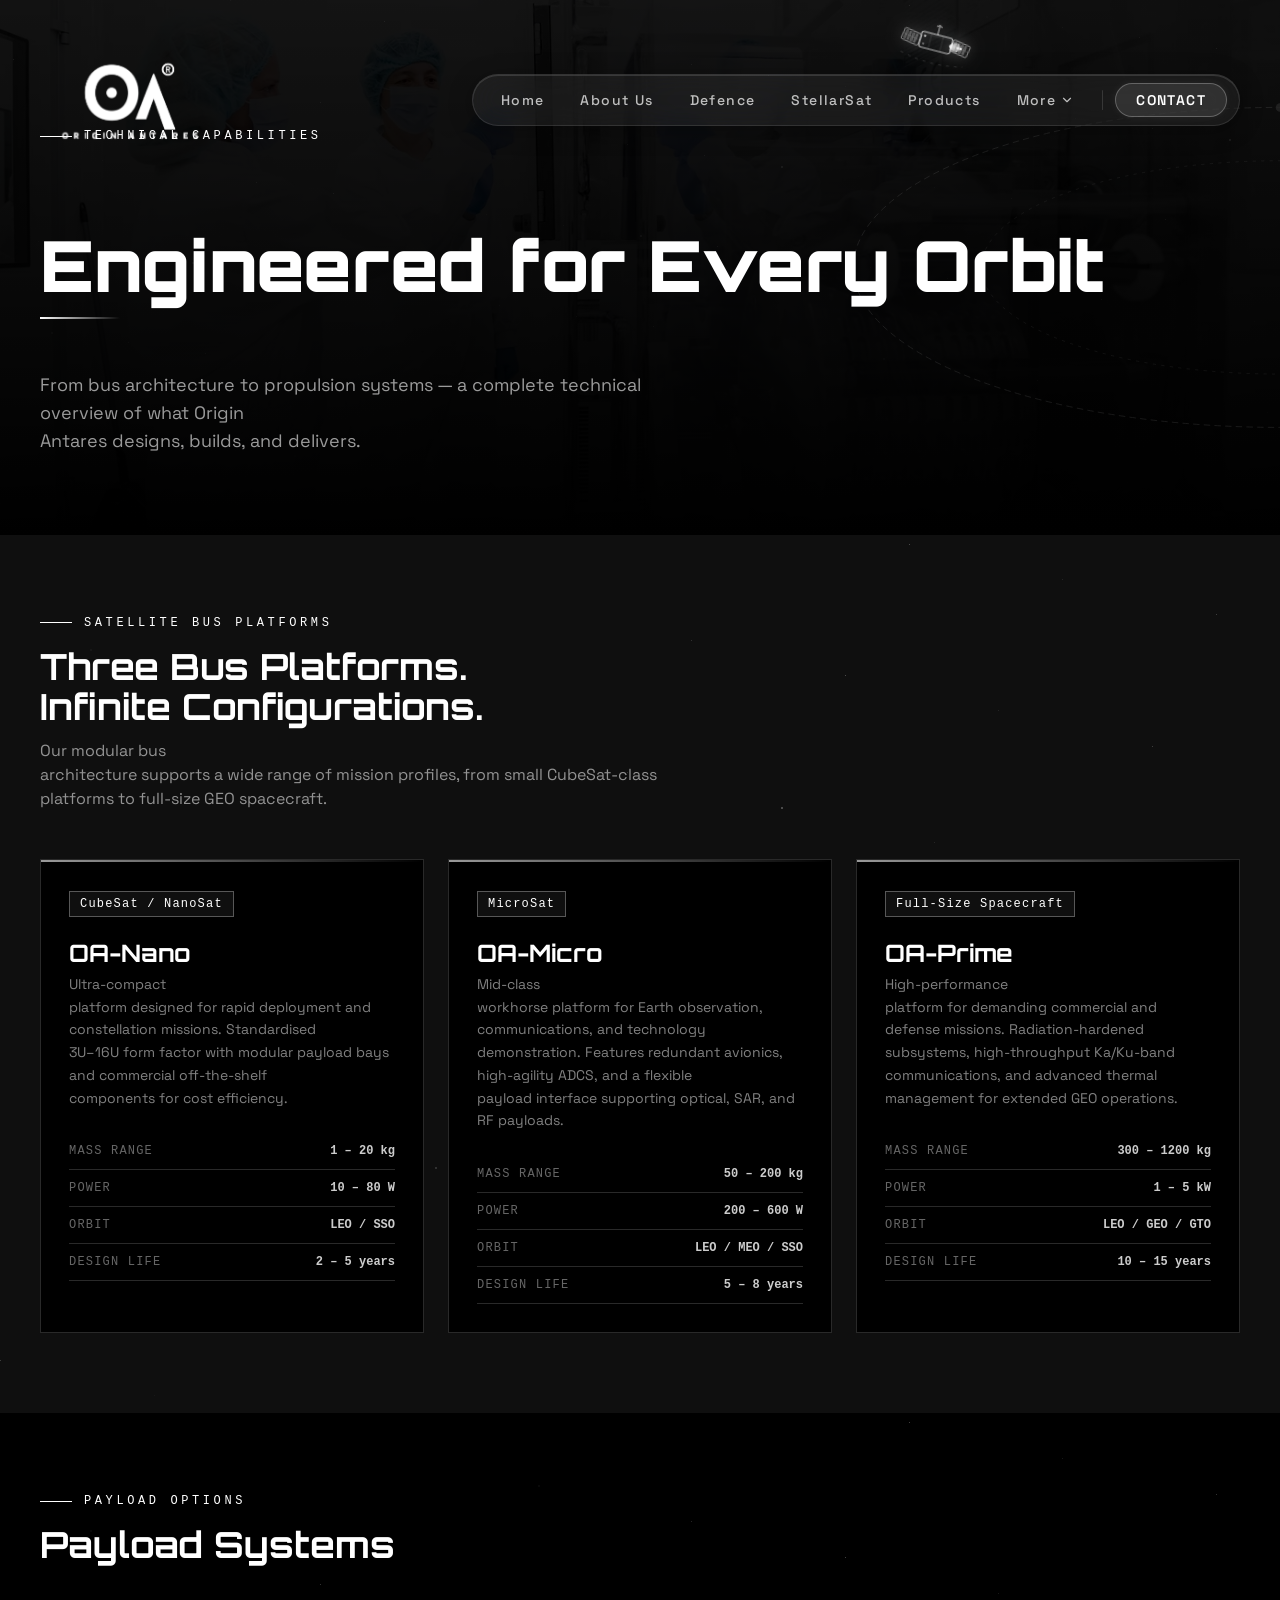
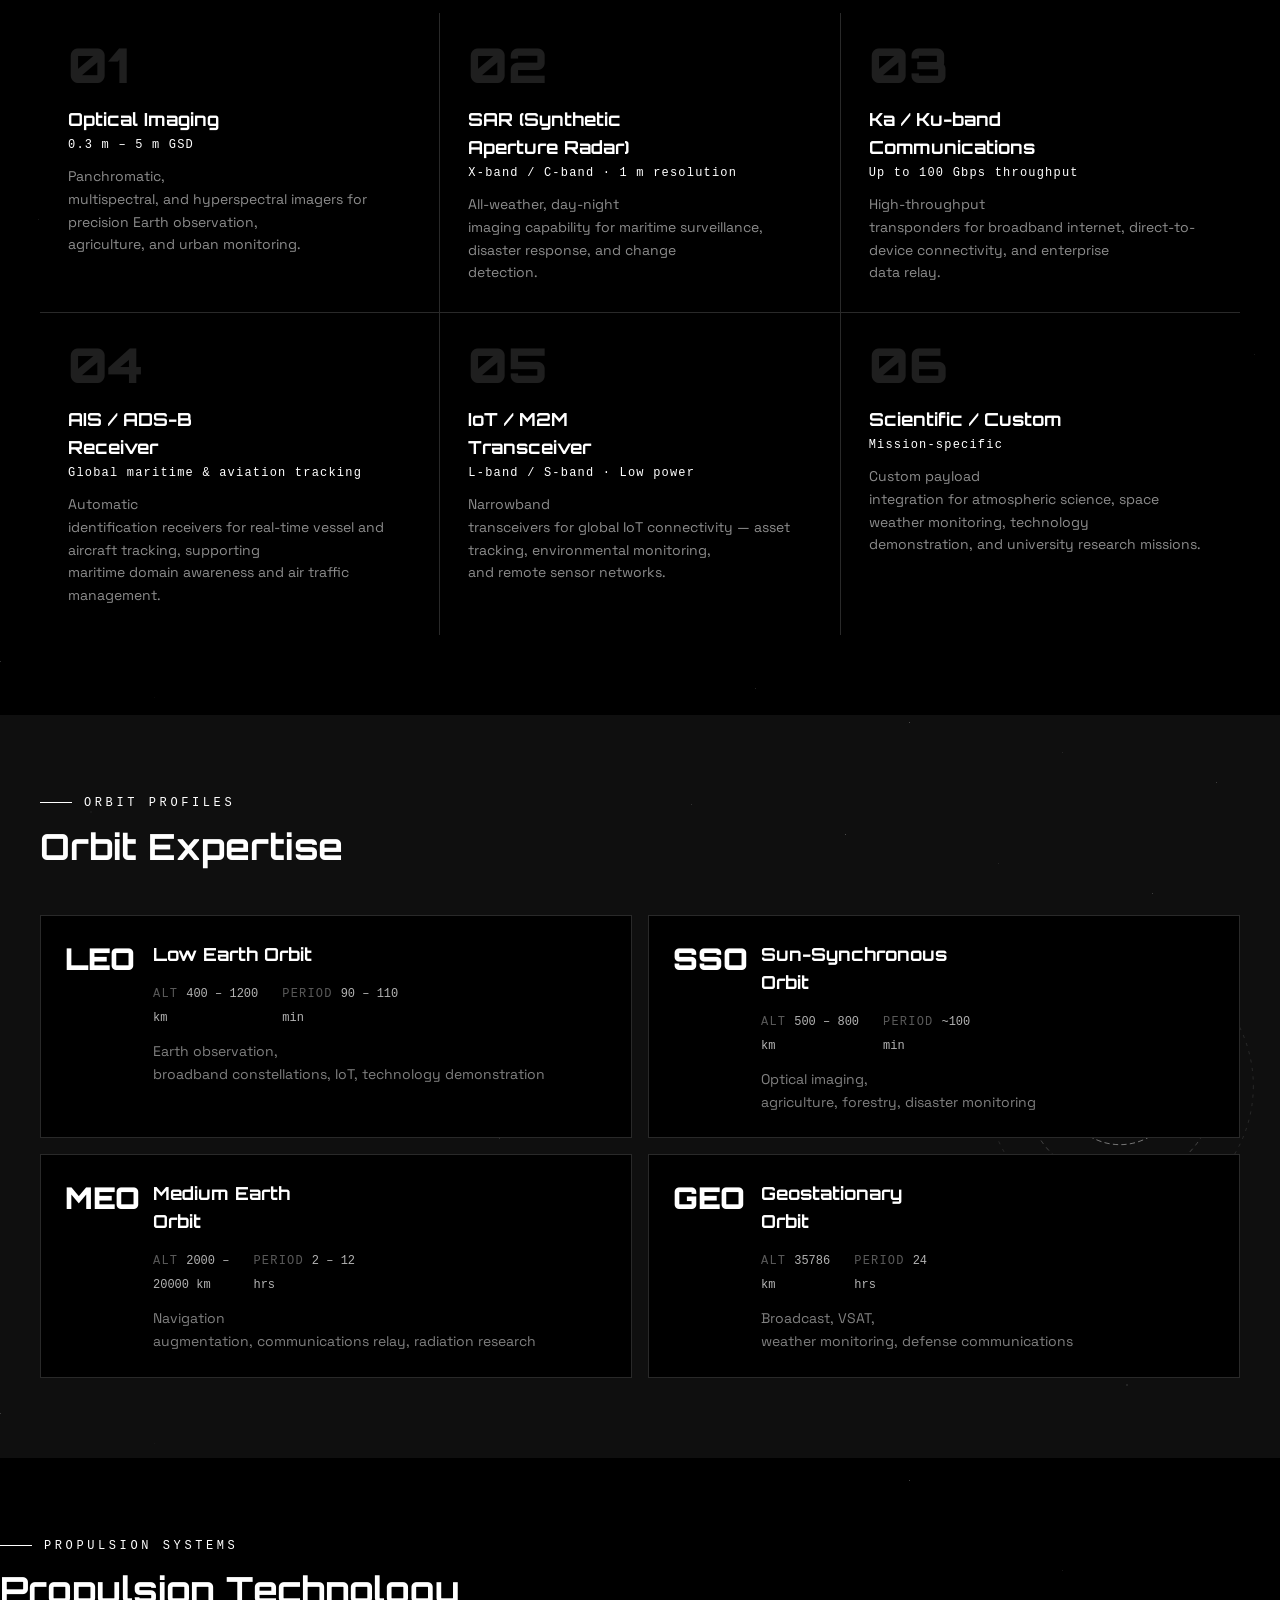
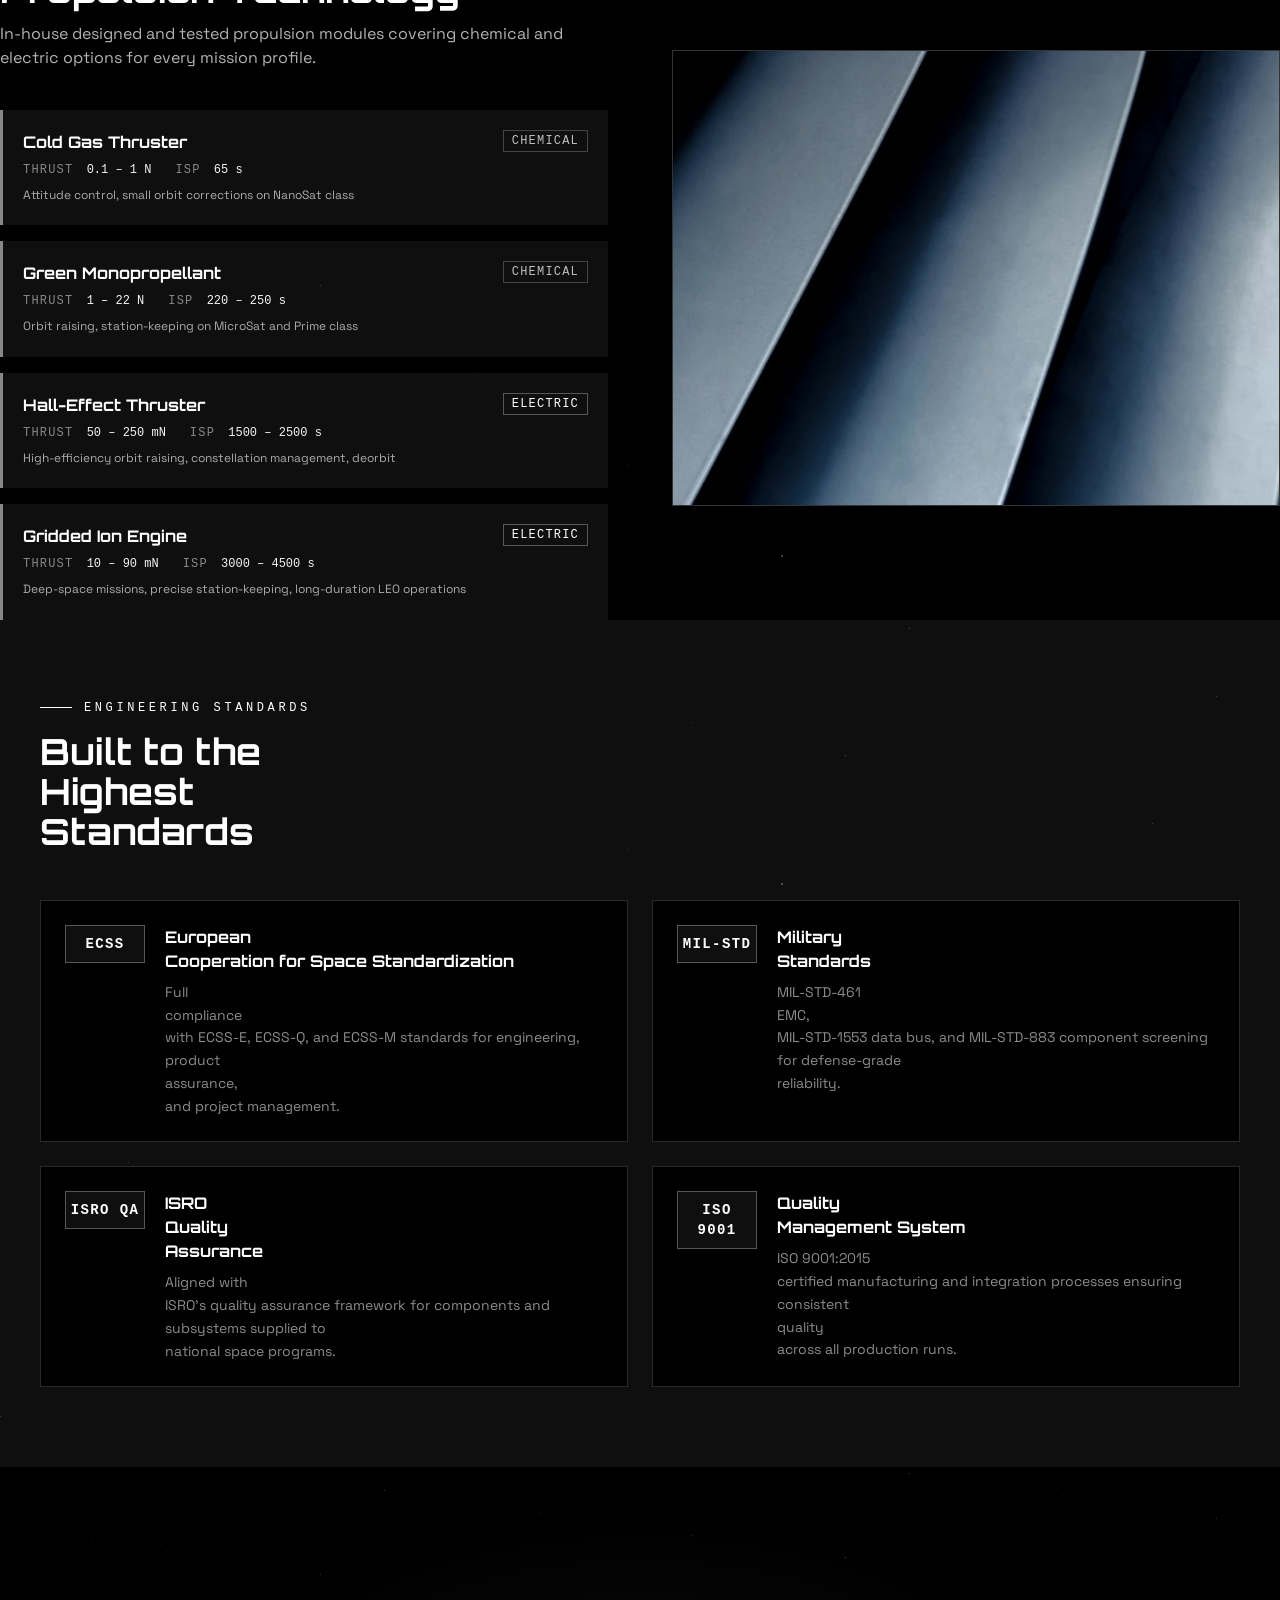
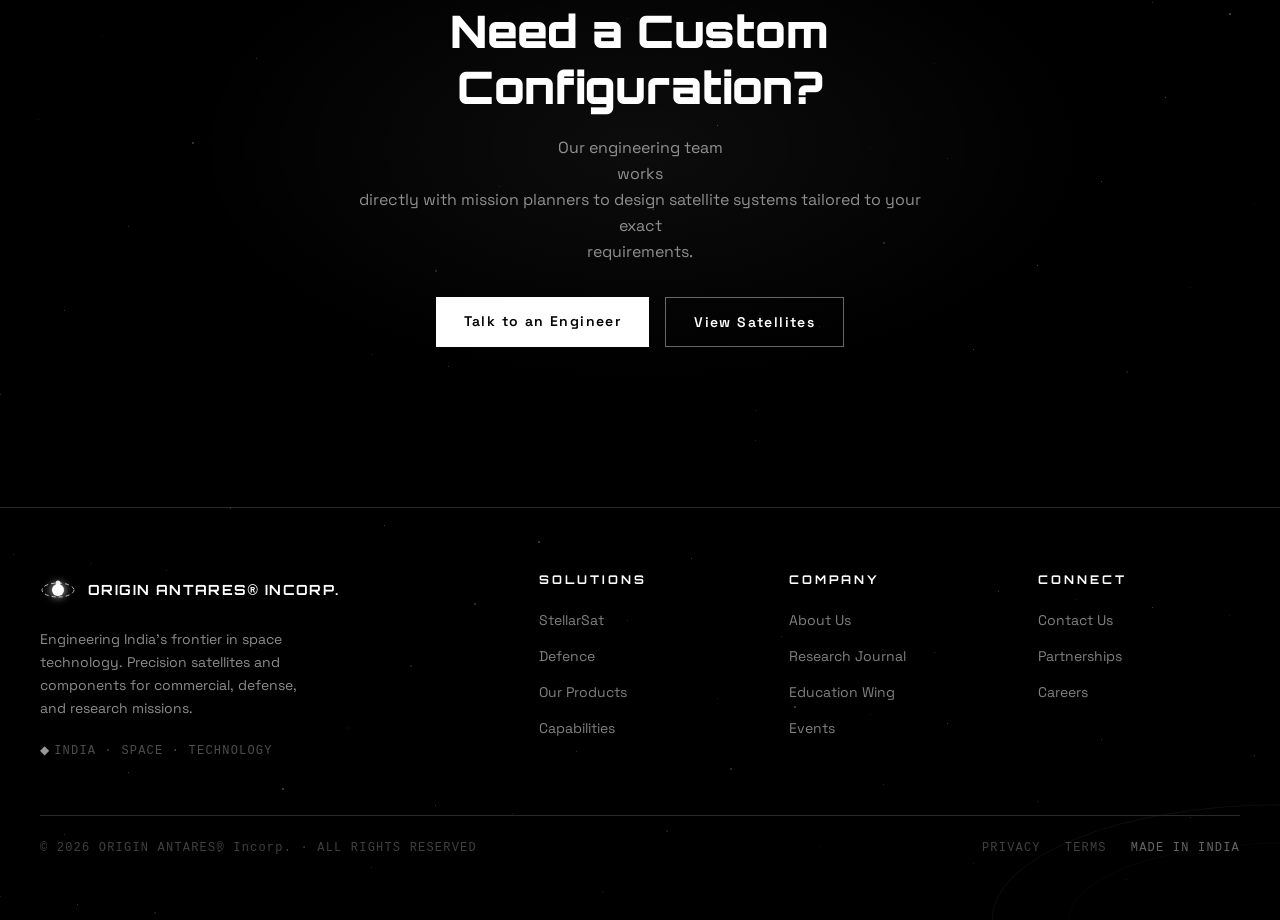
<file: capabilities.html>
<!DOCTYPE html>
<html lang="en">

<head>
    <meta charset="UTF-8">
    <meta name="viewport" content="width=device-width, initial-scale=1.0">
    <title>Technical Capabilities — Origin Antares</title>
    <link rel="preconnect" href="https://fonts.googleapis.com">
    <link rel="preconnect" href="https://fonts.gstatic.com" crossorigin>
    <link
        href="https://fonts.googleapis.com/css2?family=Orbitron:wght@400;500;600;700;800;900&family=Space+Grotesk:wght@300;400;500;600;700&display=swap"
        rel="stylesheet">
    <link rel="stylesheet" href="css/styles.css">
</head>

<body>
    <div id="app" class="fs-unmask-airo-app-builder">
        <div class="min-h-screen bg-background flex flex-col"><svg width="0" height="0" aria-hidden="true"
                style="position: absolute;">
                <defs>
                    <filter id="lg-filter" x="-10%" y="-10%" width="120%" height="120%">
                        <feTurbulence type="fractalNoise" baseFrequency="0.7" numOctaves="2" seed="5" result="noise">
                        </feTurbulence>
                        <feDisplacementMap in="SourceGraphic" in2="noise" scale="2.5" xChannelSelector="R"
                            yChannelSelector="G"></feDisplacementMap>
                    </filter>
                </defs>
            </svg>
            <header class="fixed top-0 left-0 right-0 z-50"
                style="transition: background 0.45s, backdrop-filter 0.45s, box-shadow 0.45s, border-color 0.45s; background: transparent; backdrop-filter: none; border-bottom: 1px solid transparent; box-shadow: none;">
                <div class="absolute top-0 left-0 right-0 h-px pointer-events-none"
                    style="opacity: 0; transition: opacity 0.45s; background: linear-gradient(90deg, transparent 0%, hsl(var(--oa-glass-border)/0.35) 40%, hsl(var(--oa-glass-border)/0.2) 60%, transparent 100%);">
                </div>
                <div class="absolute pointer-events-none"
                    style="top: 8px; left: 50%; transform: translateX(-50%); transition: top 0.5s cubic-bezier(0.22, 1, 0.36, 1), left 0.5s cubic-bezier(0.22, 1, 0.36, 1), transform 0.5s cubic-bezier(0.22, 1, 0.36, 1); z-index: 10;">
                    <div class="pointer-events-none select-none"
                        style="filter: drop-shadow(rgba(255, 255, 255, 0.6) 0px 0px 8px); will-change: transform; opacity: 0.4; transform: none;">
                        <svg width="72" height="54" viewBox="0 0 72 54" fill="none" xmlns="http://www.w3.org/2000/svg"
                            aria-hidden="true">
                            <defs>
                                <radialGradient id="ns-plume" cx="0%" cy="50%" r="100%">
                                    <stop offset="0%" stop-color="rgba(255,255,255,0.95)"></stop>
                                    <stop offset="55%" stop-color="rgba(255,255,255,0.45)"></stop>
                                    <stop offset="100%" stop-color="rgba(255,255,255,0)"></stop>
                                </radialGradient>
                                <radialGradient id="ns-body" cx="50%" cy="0%" r="100%">
                                    <stop offset="0%" stop-color="rgba(255,255,255,0.13)"></stop>
                                    <stop offset="100%" stop-color="rgba(255,255,255,0)"></stop>
                                </radialGradient>
                                <filter id="ns-glow" x="-40%" y="-40%" width="180%" height="180%">
                                    <feGaussianBlur stdDeviation="1.6" result="blur"></feGaussianBlur>
                                    <feMerge>
                                        <feMergeNode in="blur"></feMergeNode>
                                        <feMergeNode in="SourceGraphic"></feMergeNode>
                                    </feMerge>
                                </filter>
                            </defs>
                            <path d="M 4 44 Q 36 52 68 44" stroke="rgba(255,255,255,0.14)" stroke-width="1" fill="none"
                                stroke-dasharray="3 5" opacity="0"></path>
                            <g opacity="0">
                                <ellipse cx="57" cy="27" ry="3.8" fill="url(#ns-plume)" rx="3" opacity="0"></ellipse>
                                <ellipse cx="60" cy="27" rx="2.423110415390693" ry="1.5" fill="rgba(255,255,255,0.7)"
                                    opacity="0.6254996086572646"></ellipse>
                                <circle cx="62" cy="27" r="1.0469221536652185" fill="rgba(255,255,255,0.9)"
                                    opacity="0.8469221536652185"></circle>
                            </g>
                            <g style="transform-origin: 50% 50%; transform: none; transform-box: fill-box;">
                                <rect x="2" y="21" width="18" height="12" rx="1.2" fill="hsl(var(--oa-secondary))"
                                    stroke="rgba(255,255,255,0.5)" stroke-width="0.9"></rect>
                                <rect x="4" y="22.5" width="2" height="9" rx="0.4" fill="rgba(255,255,255,0.22)"
                                    stroke="rgba(255,255,255,0.38)" stroke-width="0.4"></rect>
                                <rect x="7.5" y="22.5" width="2" height="9" rx="0.4" fill="rgba(255,255,255,0.22)"
                                    stroke="rgba(255,255,255,0.38)" stroke-width="0.4"></rect>
                                <rect x="11" y="22.5" width="2" height="9" rx="0.4" fill="rgba(255,255,255,0.22)"
                                    stroke="rgba(255,255,255,0.38)" stroke-width="0.4"></rect>
                                <rect x="14.5" y="22.5" width="2" height="9" rx="0.4" fill="rgba(255,255,255,0.22)"
                                    stroke="rgba(255,255,255,0.38)" stroke-width="0.4"></rect>
                                <line x1="2" y1="27" x2="20" y2="27" stroke="rgba(255,255,255,0.22)" stroke-width="0.5">
                                </line>
                            </g>
                            <g style="transform-origin: 50% 50%; transform: none; transform-box: fill-box;">
                                <rect x="52" y="21" width="18" height="12" rx="1.2" fill="hsl(var(--oa-secondary))"
                                    stroke="rgba(255,255,255,0.5)" stroke-width="0.9"></rect>
                                <rect x="54" y="22.5" width="2" height="9" rx="0.4" fill="rgba(255,255,255,0.22)"
                                    stroke="rgba(255,255,255,0.38)" stroke-width="0.4"></rect>
                                <rect x="57.5" y="22.5" width="2" height="9" rx="0.4" fill="rgba(255,255,255,0.22)"
                                    stroke="rgba(255,255,255,0.38)" stroke-width="0.4"></rect>
                                <rect x="61" y="22.5" width="2" height="9" rx="0.4" fill="rgba(255,255,255,0.22)"
                                    stroke="rgba(255,255,255,0.38)" stroke-width="0.4"></rect>
                                <rect x="64.5" y="22.5" width="2" height="9" rx="0.4" fill="rgba(255,255,255,0.22)"
                                    stroke="rgba(255,255,255,0.38)" stroke-width="0.4"></rect>
                                <line x1="52" y1="27" x2="70" y2="27" stroke="rgba(255,255,255,0.22)"
                                    stroke-width="0.5"></line>
                            </g>
                            <rect x="20" y="19" width="32" height="16" rx="2.5" fill="hsl(var(--oa-secondary))"
                                stroke="rgba(255,255,255,0.68)" stroke-width="1.1"></rect>
                            <line x1="30" y1="19" x2="30" y2="35" stroke="rgba(255,255,255,0.18)" stroke-width="0.6">
                            </line>
                            <line x1="42" y1="19" x2="42" y2="35" stroke="rgba(255,255,255,0.18)" stroke-width="0.6">
                            </line>
                            <rect x="20" y="19" width="32" height="4" rx="2.5" fill="url(#ns-body)"></rect>
                            <rect x="52" y="23" width="7" height="8" rx="1.2" fill="rgba(255,255,255,0.12)"
                                stroke="rgba(255,255,255,0.55)" stroke-width="0.9"></rect>
                            <line x1="55.5" y1="23" x2="55.5" y2="31" stroke="rgba(255,255,255,0.2)" stroke-width="0.5">
                            </line>
                            <line x1="36" y1="19" x2="36" y2="11" stroke="rgba(255,255,255,0.75)" stroke-width="0.9">
                            </line>
                            <path d="M 33 11 Q 36 8.5 39 11" stroke="rgba(255,255,255,0.7)" stroke-width="0.9"
                                fill="none"></path>
                            <circle cx="36" cy="10" r="1.141303828256787" fill="rgba(255,255,255,0.95)"
                                filter="url(#ns-glow)" opacity="0.43540328136296014"></circle>
                            <circle cx="24" cy="23" r="1.3" fill="hsl(var(--oa-gold))" opacity="1"></circle>
                            <circle cx="24" cy="31" r="1.1" fill="rgba(255,255,255,0.9)" opacity="0.9"></circle>
                        </svg>
                    </div>
                </div>
                <div
                    style="display: flex; justify-content: flex-start; padding-left: 2.5rem; padding-top: 0.75rem; padding-bottom: 0px; transition: padding 0.5s cubic-bezier(0.22, 1, 0.36, 1);">
                    <a class="flex items-center" href="index.html"><img alt="Origin Antares"
                            class="block h-auto w-auto object-contain" width="440" height="120"
                            src="assets/images/images-logo-horizontal.png"
                            style="max-height: 180px; max-width: 640px; min-width: 0px; transition: max-height 0.5s cubic-bezier(0.22, 1, 0.36, 1), max-width 0.5s cubic-bezier(0.22, 1, 0.36, 1); height: 252px; width: auto;"
                            data-airo-logo-corrected="square"></a>
                </div>
                <div class="flex items-center px-6 lg:px-10"
                    style="justify-content: flex-end; padding-bottom: 0px; min-height: 56px; margin-top: -120px; transition: padding-bottom 0.4s, min-height 0.4s, margin-top 0.4s; position: relative;">
                    <div class="relative flex items-center gap-1 px-3 py-2 rounded-full"
                        style="background: hsl(var(--oa-glass-bg)/0.06); backdrop-filter: blur(20px) saturate(160%); border: 1px solid hsl(var(--oa-glass-border)/0.11); box-shadow: inset 0 1px 0 hsl(var(--oa-glass-border)/0.13), 0 4px 24px hsl(var(--oa-bg)/0.3);">
                        <nav aria-label="Main navigation" class="hidden md:flex items-center gap-1"><a
                                class="relative z-10 px-4 py-1.5 text-sm tracking-widest font-medium transition-colors duration-150"
                                href="index.html"
                                style="font-family: var(--font-sans); color: hsl(var(--oa-glass-bg)/0.72); border-bottom: 1px solid transparent;">Home</a><a
                                class="relative z-10 px-4 py-1.5 text-sm tracking-widest font-medium transition-colors duration-150"
                                href="about.html"
                                style="font-family: var(--font-sans); color: hsl(var(--oa-glass-bg)/0.72); border-bottom: 1px solid transparent;">About
                                Us</a><a
                                class="relative z-10 px-4 py-1.5 text-sm tracking-widest font-medium transition-colors duration-150"
                                href="defence.html"
                                style="font-family: var(--font-sans); color: hsl(var(--oa-glass-bg)/0.72); border-bottom: 1px solid transparent;">Defence</a><a
                                class="relative z-10 px-4 py-1.5 text-sm tracking-widest font-medium transition-colors duration-150"
                                href="stellarsat.html"
                                style="font-family: var(--font-sans); color: hsl(var(--oa-glass-bg)/0.72); border-bottom: 1px solid transparent;">StellarSat</a><a
                                class="relative z-10 px-4 py-1.5 text-sm tracking-widest font-medium transition-colors duration-150"
                                href="products.html"
                                style="font-family: var(--font-sans); color: hsl(var(--oa-glass-bg)/0.72); border-bottom: 1px solid transparent;">Products</a>
                            <div class="relative z-10"><button
                                    class="flex items-center gap-1 px-4 py-1.5 text-sm tracking-widest font-medium transition-colors duration-150"
                                    aria-expanded="false" aria-haspopup="true"
                                    style="font-family: var(--font-sans); color: hsl(var(--oa-glass-bg)/0.72); background: none; border-width: medium medium 1px; border-style: none none solid; border-color: currentcolor currentcolor transparent; border-image: none; cursor: pointer;">More<span
                                        style="display: flex; transform: none;"><svg xmlns="http://www.w3.org/2000/svg"
                                            width="14" height="14" viewBox="0 0 24 24" fill="none" stroke="currentColor"
                                            stroke-width="2" stroke-linecap="round" stroke-linejoin="round"
                                            class="lucide lucide-chevron-down">
                                            <path d="m6 9 6 6 6-6"></path>
                                        </svg></span></button></div>
                        </nav>
                        <div class="hidden md:block w-px h-5 mx-2 rounded-full shrink-0"
                            style="background: hsl(var(--oa-glass-border)/0.13);"></div><a
                            class="hidden md:inline-flex items-center px-5 py-1.5 text-sm font-semibold tracking-widest rounded-full shrink-0 transition-all duration-200"
                            href="contact.html"
                            style="font-family: var(--font-sans); color: hsl(var(--oa-cyan)); background: hsl(var(--oa-glass-bg)/0.1); border: 1px solid hsl(var(--oa-glass-border)/0.25); box-shadow: 0 0 10px hsl(var(--oa-glass-bg)/0.06);">CONTACT</a><button
                            class="md:hidden text-white p-1.5 z-10" aria-label="Open menu"><svg
                                xmlns="http://www.w3.org/2000/svg" width="20" height="20" viewBox="0 0 24 24"
                                fill="none" stroke="currentColor" stroke-width="2" stroke-linecap="round"
                                stroke-linejoin="round" class="lucide lucide-menu">
                                <line x1="4" x2="20" y1="12" y2="12"></line>
                                <line x1="4" x2="20" y1="6" y2="6"></line>
                                <line x1="4" x2="20" y1="18" y2="18"></line>
                            </svg></button>
                    </div>
                </div>
            </header>
            <main>
                <section class="relative overflow-hidden pt-32 pb-20" style="background: hsl(var(--oa-bg));">
                    <div class="absolute inset-0 pointer-events-none" aria-hidden="true">
                        <div class="absolute rounded-full bg-white"
                            style="width: 2px; height: 2px; opacity: 0.05; top: 13%; left: 7%;"></div>
                        <div class="absolute rounded-full bg-white"
                            style="width: 1px; height: 1px; opacity: 0.12; top: 50%; left: 68%;"></div>
                        <div class="absolute rounded-full bg-white"
                            style="width: 1px; height: 1px; opacity: 0.19; top: 87%; left: 29%;"></div>
                        <div class="absolute rounded-full bg-white"
                            style="width: 1px; height: 1px; opacity: 0.26; top: 24%; left: 90%;"></div>
                        <div class="absolute rounded-full bg-white"
                            style="width: 1px; height: 1px; opacity: 0.33; top: 61%; left: 51%;"></div>
                        <div class="absolute rounded-full bg-white"
                            style="width: 1px; height: 1px; opacity: 0.05; top: 98%; left: 12%;"></div>
                        <div class="absolute rounded-full bg-white"
                            style="width: 1px; height: 1px; opacity: 0.12; top: 35%; left: 73%;"></div>
                        <div class="absolute rounded-full bg-white"
                            style="width: 2px; height: 2px; opacity: 0.19; top: 72%; left: 34%;"></div>
                        <div class="absolute rounded-full bg-white"
                            style="width: 1px; height: 1px; opacity: 0.26; top: 9%; left: 95%;"></div>
                        <div class="absolute rounded-full bg-white"
                            style="width: 1px; height: 1px; opacity: 0.33; top: 46%; left: 56%;"></div>
                        <div class="absolute rounded-full bg-white"
                            style="width: 1px; height: 1px; opacity: 0.05; top: 83%; left: 17%;"></div>
                        <div class="absolute rounded-full bg-white"
                            style="width: 1px; height: 1px; opacity: 0.12; top: 20%; left: 78%;"></div>
                        <div class="absolute rounded-full bg-white"
                            style="width: 1px; height: 1px; opacity: 0.19; top: 57%; left: 39%;"></div>
                        <div class="absolute rounded-full bg-white"
                            style="width: 1px; height: 1px; opacity: 0.26; top: 94%; left: 0%;"></div>
                        <div class="absolute rounded-full bg-white"
                            style="width: 2px; height: 2px; opacity: 0.33; top: 31%; left: 61%;"></div>
                        <div class="absolute rounded-full bg-white"
                            style="width: 1px; height: 1px; opacity: 0.05; top: 68%; left: 22%;"></div>
                        <div class="absolute rounded-full bg-white"
                            style="width: 1px; height: 1px; opacity: 0.12; top: 5%; left: 83%;"></div>
                        <div class="absolute rounded-full bg-white"
                            style="width: 1px; height: 1px; opacity: 0.19; top: 42%; left: 44%;"></div>
                        <div class="absolute rounded-full bg-white"
                            style="width: 1px; height: 1px; opacity: 0.26; top: 79%; left: 5%;"></div>
                        <div class="absolute rounded-full bg-white"
                            style="width: 1px; height: 1px; opacity: 0.33; top: 16%; left: 66%;"></div>
                        <div class="absolute rounded-full bg-white"
                            style="width: 1px; height: 1px; opacity: 0.05; top: 53%; left: 27%;"></div>
                        <div class="absolute rounded-full bg-white"
                            style="width: 2px; height: 2px; opacity: 0.12; top: 90%; left: 88%;"></div>
                        <div class="absolute rounded-full bg-white"
                            style="width: 1px; height: 1px; opacity: 0.19; top: 27%; left: 49%;"></div>
                        <div class="absolute rounded-full bg-white"
                            style="width: 1px; height: 1px; opacity: 0.26; top: 64%; left: 10%;"></div>
                        <div class="absolute rounded-full bg-white"
                            style="width: 1px; height: 1px; opacity: 0.33; top: 1%; left: 71%;"></div>
                        <div class="absolute rounded-full bg-white"
                            style="width: 1px; height: 1px; opacity: 0.05; top: 38%; left: 32%;"></div>
                        <div class="absolute rounded-full bg-white"
                            style="width: 1px; height: 1px; opacity: 0.12; top: 75%; left: 93%;"></div>
                        <div class="absolute rounded-full bg-white"
                            style="width: 1px; height: 1px; opacity: 0.19; top: 12%; left: 54%;"></div>
                        <div class="absolute rounded-full bg-white"
                            style="width: 2px; height: 2px; opacity: 0.26; top: 49%; left: 15%;"></div>
                        <div class="absolute rounded-full bg-white"
                            style="width: 1px; height: 1px; opacity: 0.33; top: 86%; left: 76%;"></div>
                        <div class="absolute rounded-full bg-white"
                            style="width: 1px; height: 1px; opacity: 0.05; top: 23%; left: 37%;"></div>
                        <div class="absolute rounded-full bg-white"
                            style="width: 1px; height: 1px; opacity: 0.12; top: 60%; left: 98%;"></div>
                        <div class="absolute rounded-full bg-white"
                            style="width: 1px; height: 1px; opacity: 0.19; top: 97%; left: 59%;"></div>
                        <div class="absolute rounded-full bg-white"
                            style="width: 1px; height: 1px; opacity: 0.26; top: 34%; left: 20%;"></div>
                        <div class="absolute rounded-full bg-white"
                            style="width: 1px; height: 1px; opacity: 0.33; top: 71%; left: 81%;"></div>
                        <div class="absolute rounded-full bg-white"
                            style="width: 2px; height: 2px; opacity: 0.05; top: 8%; left: 42%;"></div>
                        <div class="absolute rounded-full bg-white"
                            style="width: 1px; height: 1px; opacity: 0.12; top: 45%; left: 3%;"></div>
                        <div class="absolute rounded-full bg-white"
                            style="width: 1px; height: 1px; opacity: 0.19; top: 82%; left: 64%;"></div>
                        <div class="absolute rounded-full bg-white"
                            style="width: 1px; height: 1px; opacity: 0.26; top: 19%; left: 25%;"></div>
                        <div class="absolute rounded-full bg-white"
                            style="width: 1px; height: 1px; opacity: 0.33; top: 56%; left: 86%;"></div>
                        <div class="absolute rounded-full bg-white"
                            style="width: 1px; height: 1px; opacity: 0.05; top: 93%; left: 47%;"></div>
                        <div class="absolute rounded-full bg-white"
                            style="width: 1px; height: 1px; opacity: 0.12; top: 30%; left: 8%;"></div>
                        <div class="absolute rounded-full bg-white"
                            style="width: 2px; height: 2px; opacity: 0.19; top: 67%; left: 69%;"></div>
                        <div class="absolute rounded-full bg-white"
                            style="width: 1px; height: 1px; opacity: 0.26; top: 4%; left: 30%;"></div>
                        <div class="absolute rounded-full bg-white"
                            style="width: 1px; height: 1px; opacity: 0.33; top: 41%; left: 91%;"></div>
                        <div class="absolute rounded-full bg-white"
                            style="width: 1px; height: 1px; opacity: 0.05; top: 78%; left: 52%;"></div>
                        <div class="absolute rounded-full bg-white"
                            style="width: 1px; height: 1px; opacity: 0.12; top: 15%; left: 13%;"></div>
                        <div class="absolute rounded-full bg-white"
                            style="width: 1px; height: 1px; opacity: 0.19; top: 52%; left: 74%;"></div>
                        <div class="absolute rounded-full bg-white"
                            style="width: 1px; height: 1px; opacity: 0.26; top: 89%; left: 35%;"></div>
                        <div class="absolute rounded-full bg-white"
                            style="width: 2px; height: 2px; opacity: 0.33; top: 26%; left: 96%;"></div>
                        <div class="absolute rounded-full bg-white"
                            style="width: 1px; height: 1px; opacity: 0.05; top: 63%; left: 57%;"></div>
                        <div class="absolute rounded-full bg-white"
                            style="width: 1px; height: 1px; opacity: 0.12; top: 0%; left: 18%;"></div>
                        <div class="absolute rounded-full bg-white"
                            style="width: 1px; height: 1px; opacity: 0.19; top: 37%; left: 79%;"></div>
                        <div class="absolute rounded-full bg-white"
                            style="width: 1px; height: 1px; opacity: 0.26; top: 74%; left: 40%;"></div>
                        <div class="absolute rounded-full bg-white"
                            style="width: 1px; height: 1px; opacity: 0.33; top: 11%; left: 1%;"></div>
                        <div class="absolute rounded-full bg-white"
                            style="width: 1px; height: 1px; opacity: 0.05; top: 48%; left: 62%;"></div>
                        <div class="absolute rounded-full bg-white"
                            style="width: 2px; height: 2px; opacity: 0.12; top: 85%; left: 23%;"></div>
                        <div class="absolute rounded-full bg-white"
                            style="width: 1px; height: 1px; opacity: 0.19; top: 22%; left: 84%;"></div>
                        <div class="absolute rounded-full bg-white"
                            style="width: 1px; height: 1px; opacity: 0.26; top: 59%; left: 45%;"></div>
                        <div class="absolute rounded-full bg-white"
                            style="width: 1px; height: 1px; opacity: 0.33; top: 96%; left: 6%;"></div>
                        <div class="absolute rounded-full bg-white"
                            style="width: 1px; height: 1px; opacity: 0.05; top: 33%; left: 67%;"></div>
                        <div class="absolute rounded-full bg-white"
                            style="width: 1px; height: 1px; opacity: 0.12; top: 70%; left: 28%;"></div>
                        <div class="absolute rounded-full bg-white"
                            style="width: 1px; height: 1px; opacity: 0.19; top: 7%; left: 89%;"></div>
                        <div class="absolute rounded-full bg-white"
                            style="width: 2px; height: 2px; opacity: 0.26; top: 44%; left: 50%;"></div>
                        <div class="absolute rounded-full bg-white"
                            style="width: 1px; height: 1px; opacity: 0.33; top: 81%; left: 11%;"></div>
                        <div class="absolute rounded-full bg-white"
                            style="width: 1px; height: 1px; opacity: 0.05; top: 18%; left: 72%;"></div>
                        <div class="absolute rounded-full bg-white"
                            style="width: 1px; height: 1px; opacity: 0.12; top: 55%; left: 33%;"></div>
                        <div class="absolute rounded-full bg-white"
                            style="width: 1px; height: 1px; opacity: 0.19; top: 92%; left: 94%;"></div>
                        <div class="absolute rounded-full bg-white"
                            style="width: 1px; height: 1px; opacity: 0.26; top: 29%; left: 55%;"></div>
                        <div class="absolute rounded-full bg-white"
                            style="width: 1px; height: 1px; opacity: 0.33; top: 66%; left: 16%;"></div>
                        <div class="absolute rounded-full bg-white"
                            style="width: 2px; height: 2px; opacity: 0.05; top: 3%; left: 77%;"></div>
                        <div class="absolute rounded-full bg-white"
                            style="width: 1px; height: 1px; opacity: 0.12; top: 40%; left: 38%;"></div>
                        <div class="absolute rounded-full bg-white"
                            style="width: 1px; height: 1px; opacity: 0.19; top: 77%; left: 99%;"></div>
                        <div class="absolute rounded-full bg-white"
                            style="width: 1px; height: 1px; opacity: 0.26; top: 14%; left: 60%;"></div>
                        <div class="absolute rounded-full bg-white"
                            style="width: 1px; height: 1px; opacity: 0.33; top: 51%; left: 21%;"></div>
                        <div class="absolute rounded-full bg-white"
                            style="width: 1px; height: 1px; opacity: 0.05; top: 88%; left: 82%;"></div>
                        <div class="absolute rounded-full bg-white"
                            style="width: 1px; height: 1px; opacity: 0.12; top: 25%; left: 43%;"></div>
                        <div class="absolute rounded-full bg-white"
                            style="width: 2px; height: 2px; opacity: 0.19; top: 62%; left: 4%;"></div>
                        <div class="absolute rounded-full bg-white"
                            style="width: 1px; height: 1px; opacity: 0.26; top: 99%; left: 65%;"></div>
                        <div class="absolute rounded-full bg-white"
                            style="width: 1px; height: 1px; opacity: 0.33; top: 36%; left: 26%;"></div>
                    </div>
                    <div class="absolute inset-0 pointer-events-none" aria-hidden="true"><img alt=""
                            class="w-full h-full object-cover opacity-20" loading="eager" fetchpriority="high"
                            width="1920" height="600" src="assets/images/pages-capabilities-hero.webp">
                        <div class="absolute inset-0"
                            style="background: linear-gradient(to bottom, hsl(var(--oa-bg) / 0.6) 0%, hsl(var(--oa-bg)) 100%);">
                        </div>
                    </div><svg class="absolute right-0 top-0 w-1/2 h-full opacity-10 pointer-events-none"
                        viewBox="0 0 600 500" fill="none" aria-hidden="true">
                        <ellipse cx="600" cy="250" rx="400" ry="150" stroke="hsl(var(--oa-cyan))" stroke-width="0.8"
                            stroke-dasharray="6 4"
                            style="animation: 20s linear 0s infinite normal none running oa-orbit-spin; transform-origin: 600px 250px;">
                        </ellipse>
                        <ellipse cx="600" cy="250" rx="280" ry="100" stroke="hsl(var(--oa-cyan))" stroke-width="0.5"
                            stroke-dasharray="3 5"
                            style="animation: 14s linear 0s infinite reverse none running oa-orbit-spin; transform-origin: 600px 250px;">
                        </ellipse>
                        <circle cx="600" cy="100" r="4" fill="hsl(var(--oa-cyan))" opacity="0.8"></circle>
                    </svg>
                    <div class="relative max-w-7xl mx-auto px-6 lg:px-10">
                        <div style="opacity: 0; transform: translateY(12.694px);">
                            <div class="flex items-center gap-3 mb-4">
                                <div class="h-px w-8" style="background: hsl(var(--oa-cyan));"></div><span
                                    class="text-xs tracking-[0.3em] uppercase"
                                    style="color: hsl(var(--oa-cyan)); font-family: var(--font-mono);">Technical
                                    Capabilities</span>
                            </div>
                        </div>
                        <h1 class="font-heading font-black text-white leading-none mb-4"
                            style="white-space: pre-line; font-size: clamp(2.6rem, 5.5vw, 4.5rem); font-family: var(--font-heading); opacity: 0; transform: translateY(19.408px);">
                            Engineered for Every Orbit</h1>
                        <div class="h-0.5 w-20 mb-6"
                            style="background: linear-gradient(to right, hsl(var(--oa-cyan)), transparent); opacity: 0; transform: translateY(24px);">
                        </div>
                        <p class="text-base md:text-lg text-white/60 max-w-2xl leading-relaxed"
                            style="white-space: pre-line; font-family: var(--font-sans); opacity: 0; transform: translateY(24px);">
                            From bus architecture to propulsion systems — a complete technical overview of what Origin
                            Antares designs, builds, and delivers.</p>
                    </div>
                </section>
                <section class="relative py-20 overflow-hidden" style="background: hsl(var(--oa-deep));">
                    <div class="absolute inset-0 pointer-events-none" aria-hidden="true">
                        <div class="absolute rounded-full bg-white"
                            style="width: 2px; height: 2px; opacity: 0.05; top: 13%; left: 7%;"></div>
                        <div class="absolute rounded-full bg-white"
                            style="width: 1px; height: 1px; opacity: 0.12; top: 50%; left: 68%;"></div>
                        <div class="absolute rounded-full bg-white"
                            style="width: 1px; height: 1px; opacity: 0.19; top: 87%; left: 29%;"></div>
                        <div class="absolute rounded-full bg-white"
                            style="width: 1px; height: 1px; opacity: 0.26; top: 24%; left: 90%;"></div>
                        <div class="absolute rounded-full bg-white"
                            style="width: 1px; height: 1px; opacity: 0.33; top: 61%; left: 51%;"></div>
                        <div class="absolute rounded-full bg-white"
                            style="width: 1px; height: 1px; opacity: 0.05; top: 98%; left: 12%;"></div>
                        <div class="absolute rounded-full bg-white"
                            style="width: 1px; height: 1px; opacity: 0.12; top: 35%; left: 73%;"></div>
                        <div class="absolute rounded-full bg-white"
                            style="width: 2px; height: 2px; opacity: 0.19; top: 72%; left: 34%;"></div>
                        <div class="absolute rounded-full bg-white"
                            style="width: 1px; height: 1px; opacity: 0.26; top: 9%; left: 95%;"></div>
                        <div class="absolute rounded-full bg-white"
                            style="width: 1px; height: 1px; opacity: 0.33; top: 46%; left: 56%;"></div>
                        <div class="absolute rounded-full bg-white"
                            style="width: 1px; height: 1px; opacity: 0.05; top: 83%; left: 17%;"></div>
                        <div class="absolute rounded-full bg-white"
                            style="width: 1px; height: 1px; opacity: 0.12; top: 20%; left: 78%;"></div>
                        <div class="absolute rounded-full bg-white"
                            style="width: 1px; height: 1px; opacity: 0.19; top: 57%; left: 39%;"></div>
                        <div class="absolute rounded-full bg-white"
                            style="width: 1px; height: 1px; opacity: 0.26; top: 94%; left: 0%;"></div>
                        <div class="absolute rounded-full bg-white"
                            style="width: 2px; height: 2px; opacity: 0.33; top: 31%; left: 61%;"></div>
                        <div class="absolute rounded-full bg-white"
                            style="width: 1px; height: 1px; opacity: 0.05; top: 68%; left: 22%;"></div>
                        <div class="absolute rounded-full bg-white"
                            style="width: 1px; height: 1px; opacity: 0.12; top: 5%; left: 83%;"></div>
                        <div class="absolute rounded-full bg-white"
                            style="width: 1px; height: 1px; opacity: 0.19; top: 42%; left: 44%;"></div>
                        <div class="absolute rounded-full bg-white"
                            style="width: 1px; height: 1px; opacity: 0.26; top: 79%; left: 5%;"></div>
                        <div class="absolute rounded-full bg-white"
                            style="width: 1px; height: 1px; opacity: 0.33; top: 16%; left: 66%;"></div>
                        <div class="absolute rounded-full bg-white"
                            style="width: 1px; height: 1px; opacity: 0.05; top: 53%; left: 27%;"></div>
                        <div class="absolute rounded-full bg-white"
                            style="width: 2px; height: 2px; opacity: 0.12; top: 90%; left: 88%;"></div>
                        <div class="absolute rounded-full bg-white"
                            style="width: 1px; height: 1px; opacity: 0.19; top: 27%; left: 49%;"></div>
                        <div class="absolute rounded-full bg-white"
                            style="width: 1px; height: 1px; opacity: 0.26; top: 64%; left: 10%;"></div>
                        <div class="absolute rounded-full bg-white"
                            style="width: 1px; height: 1px; opacity: 0.33; top: 1%; left: 71%;"></div>
                        <div class="absolute rounded-full bg-white"
                            style="width: 1px; height: 1px; opacity: 0.05; top: 38%; left: 32%;"></div>
                        <div class="absolute rounded-full bg-white"
                            style="width: 1px; height: 1px; opacity: 0.12; top: 75%; left: 93%;"></div>
                        <div class="absolute rounded-full bg-white"
                            style="width: 1px; height: 1px; opacity: 0.19; top: 12%; left: 54%;"></div>
                        <div class="absolute rounded-full bg-white"
                            style="width: 2px; height: 2px; opacity: 0.26; top: 49%; left: 15%;"></div>
                        <div class="absolute rounded-full bg-white"
                            style="width: 1px; height: 1px; opacity: 0.33; top: 86%; left: 76%;"></div>
                    </div>
                    <div class="relative max-w-7xl mx-auto px-6 lg:px-10">
                        <div class="mb-12" style="opacity: 0; transform: translateY(13.2373px);">
                            <div class="flex items-center gap-3 mb-4">
                                <div class="h-px w-8" style="background: hsl(var(--oa-cyan));"></div><span
                                    class="text-xs tracking-[0.3em] uppercase"
                                    style="color: hsl(var(--oa-cyan)); font-family: var(--font-mono);">Satellite Bus
                                    Platforms</span>
                            </div>
                            <h2 class="font-heading font-bold text-white text-3xl md:text-4xl mb-3"
                                style="white-space: pre-line; font-family: var(--font-heading);">Three Bus Platforms.
                                Infinite Configurations.</h2>
                            <p class="text-white/55 max-w-2xl"
                                style="white-space: pre-line; font-family: var(--font-sans);">Our modular bus
                                architecture supports a wide range of mission profiles, from small CubeSat-class
                                platforms to full-size GEO spacecraft.</p>
                        </div>
                        <div class="grid grid-cols-1 md:grid-cols-3 gap-6">
                            <div class="relative overflow-hidden group"
                                style="background: hsl(var(--oa-bg)); border: 1px solid hsl(var(--border)); transition: border-color 0.25s, box-shadow 0.25s; opacity: 0; transform: translateY(20.0571px);">
                                <div class="h-0.5 w-full"
                                    style="background: linear-gradient(to right, hsl(var(--oa-cyan) / 0.6), transparent);">
                                </div>
                                <div class="p-7">
                                    <div class="inline-block text-xs tracking-widest px-2.5 py-1 mb-5"
                                        style="color: hsl(var(--oa-cyan)); border: 1px solid hsl(var(--oa-cyan) / 0.3); background: hsl(var(--oa-cyan) / 0.06); font-family: var(--font-mono);">
                                        CubeSat / NanoSat</div>
                                    <h3 class="font-heading font-bold text-white text-2xl mb-1"
                                        style="white-space: pre-line; font-family: var(--font-heading);">OA-Nano</h3>
                                    <p class="text-sm text-white/50 mb-6 leading-relaxed"
                                        style="white-space: pre-line; font-family: var(--font-sans);">Ultra-compact
                                        platform designed for rapid deployment and constellation missions. Standardised
                                        3U–16U form factor with modular payload bays and commercial off-the-shelf
                                        components for cost efficiency.</p>
                                    <div>
                                        <div class="flex items-center justify-between py-2.5"
                                            style="border-bottom: 1px solid hsl(var(--border));"><span
                                                class="text-xs tracking-widest text-white/40"
                                                style="font-family: var(--font-mono);">MASS RANGE</span><span
                                                class="text-xs font-semibold text-white/80"
                                                style="font-family: var(--font-mono);"><span
                                                    style="white-space: pre-line;">1 – 20 kg</span></span></div>
                                        <div class="flex items-center justify-between py-2.5"
                                            style="border-bottom: 1px solid hsl(var(--border));"><span
                                                class="text-xs tracking-widest text-white/40"
                                                style="font-family: var(--font-mono);">POWER</span><span
                                                class="text-xs font-semibold text-white/80"
                                                style="font-family: var(--font-mono);"><span
                                                    style="white-space: pre-line;">10 – 80 W</span></span></div>
                                        <div class="flex items-center justify-between py-2.5"
                                            style="border-bottom: 1px solid hsl(var(--border));"><span
                                                class="text-xs tracking-widest text-white/40"
                                                style="font-family: var(--font-mono);">ORBIT</span><span
                                                class="text-xs font-semibold text-white/80"
                                                style="font-family: var(--font-mono);"><span
                                                    style="white-space: pre-line;">LEO / SSO</span></span></div>
                                        <div class="flex items-center justify-between py-2.5"
                                            style="border-bottom: 1px solid hsl(var(--border));"><span
                                                class="text-xs tracking-widest text-white/40"
                                                style="font-family: var(--font-mono);">DESIGN LIFE</span><span
                                                class="text-xs font-semibold text-white/80"
                                                style="font-family: var(--font-mono);"><span
                                                    style="white-space: pre-line;">2 – 5 years</span></span></div>
                                    </div>
                                </div>
                            </div>
                            <div class="relative overflow-hidden group"
                                style="background: hsl(var(--oa-bg)); border: 1px solid hsl(var(--border)); transition: border-color 0.25s, box-shadow 0.25s; opacity: 0; transform: translateY(24px);">
                                <div class="h-0.5 w-full"
                                    style="background: linear-gradient(to right, hsl(var(--oa-cyan) / 0.6), transparent);">
                                </div>
                                <div class="p-7">
                                    <div class="inline-block text-xs tracking-widest px-2.5 py-1 mb-5"
                                        style="color: hsl(var(--oa-cyan)); border: 1px solid hsl(var(--oa-cyan) / 0.3); background: hsl(var(--oa-cyan) / 0.06); font-family: var(--font-mono);">
                                        MicroSat</div>
                                    <h3 class="font-heading font-bold text-white text-2xl mb-1"
                                        style="white-space: pre-line; font-family: var(--font-heading);">OA-Micro</h3>
                                    <p class="text-sm text-white/50 mb-6 leading-relaxed"
                                        style="white-space: pre-line; font-family: var(--font-sans);">Mid-class
                                        workhorse platform for Earth observation, communications, and technology
                                        demonstration. Features redundant avionics, high-agility ADCS, and a flexible
                                        payload interface supporting optical, SAR, and RF payloads.</p>
                                    <div>
                                        <div class="flex items-center justify-between py-2.5"
                                            style="border-bottom: 1px solid hsl(var(--border));"><span
                                                class="text-xs tracking-widest text-white/40"
                                                style="font-family: var(--font-mono);">MASS RANGE</span><span
                                                class="text-xs font-semibold text-white/80"
                                                style="font-family: var(--font-mono);"><span
                                                    style="white-space: pre-line;">50 – 200 kg</span></span></div>
                                        <div class="flex items-center justify-between py-2.5"
                                            style="border-bottom: 1px solid hsl(var(--border));"><span
                                                class="text-xs tracking-widest text-white/40"
                                                style="font-family: var(--font-mono);">POWER</span><span
                                                class="text-xs font-semibold text-white/80"
                                                style="font-family: var(--font-mono);"><span
                                                    style="white-space: pre-line;">200 – 600 W</span></span></div>
                                        <div class="flex items-center justify-between py-2.5"
                                            style="border-bottom: 1px solid hsl(var(--border));"><span
                                                class="text-xs tracking-widest text-white/40"
                                                style="font-family: var(--font-mono);">ORBIT</span><span
                                                class="text-xs font-semibold text-white/80"
                                                style="font-family: var(--font-mono);"><span
                                                    style="white-space: pre-line;">LEO / MEO / SSO</span></span></div>
                                        <div class="flex items-center justify-between py-2.5"
                                            style="border-bottom: 1px solid hsl(var(--border));"><span
                                                class="text-xs tracking-widest text-white/40"
                                                style="font-family: var(--font-mono);">DESIGN LIFE</span><span
                                                class="text-xs font-semibold text-white/80"
                                                style="font-family: var(--font-mono);"><span
                                                    style="white-space: pre-line;">5 – 8 years</span></span></div>
                                    </div>
                                </div>
                            </div>
                            <div class="relative overflow-hidden group"
                                style="background: hsl(var(--oa-bg)); border: 1px solid hsl(var(--border)); transition: border-color 0.25s, box-shadow 0.25s; opacity: 0; transform: translateY(24px);">
                                <div class="h-0.5 w-full"
                                    style="background: linear-gradient(to right, hsl(var(--oa-cyan) / 0.6), transparent);">
                                </div>
                                <div class="p-7">
                                    <div class="inline-block text-xs tracking-widest px-2.5 py-1 mb-5"
                                        style="color: hsl(var(--oa-cyan)); border: 1px solid hsl(var(--oa-cyan) / 0.3); background: hsl(var(--oa-cyan) / 0.06); font-family: var(--font-mono);">
                                        Full-Size Spacecraft</div>
                                    <h3 class="font-heading font-bold text-white text-2xl mb-1"
                                        style="white-space: pre-line; font-family: var(--font-heading);">OA-Prime</h3>
                                    <p class="text-sm text-white/50 mb-6 leading-relaxed"
                                        style="white-space: pre-line; font-family: var(--font-sans);">High-performance
                                        platform for demanding commercial and defense missions. Radiation-hardened
                                        subsystems, high-throughput Ka/Ku-band communications, and advanced thermal
                                        management for extended GEO operations.</p>
                                    <div>
                                        <div class="flex items-center justify-between py-2.5"
                                            style="border-bottom: 1px solid hsl(var(--border));"><span
                                                class="text-xs tracking-widest text-white/40"
                                                style="font-family: var(--font-mono);">MASS RANGE</span><span
                                                class="text-xs font-semibold text-white/80"
                                                style="font-family: var(--font-mono);"><span
                                                    style="white-space: pre-line;">300 – 1200 kg</span></span></div>
                                        <div class="flex items-center justify-between py-2.5"
                                            style="border-bottom: 1px solid hsl(var(--border));"><span
                                                class="text-xs tracking-widest text-white/40"
                                                style="font-family: var(--font-mono);">POWER</span><span
                                                class="text-xs font-semibold text-white/80"
                                                style="font-family: var(--font-mono);"><span
                                                    style="white-space: pre-line;">1 – 5 kW</span></span></div>
                                        <div class="flex items-center justify-between py-2.5"
                                            style="border-bottom: 1px solid hsl(var(--border));"><span
                                                class="text-xs tracking-widest text-white/40"
                                                style="font-family: var(--font-mono);">ORBIT</span><span
                                                class="text-xs font-semibold text-white/80"
                                                style="font-family: var(--font-mono);"><span
                                                    style="white-space: pre-line;">LEO / GEO / GTO</span></span></div>
                                        <div class="flex items-center justify-between py-2.5"
                                            style="border-bottom: 1px solid hsl(var(--border));"><span
                                                class="text-xs tracking-widest text-white/40"
                                                style="font-family: var(--font-mono);">DESIGN LIFE</span><span
                                                class="text-xs font-semibold text-white/80"
                                                style="font-family: var(--font-mono);"><span
                                                    style="white-space: pre-line;">10 – 15 years</span></span></div>
                                    </div>
                                </div>
                            </div>
                        </div>
                    </div>
                </section>
                <section class="relative py-20 overflow-hidden" style="background: hsl(var(--oa-bg));">
                    <div class="absolute inset-0 pointer-events-none" aria-hidden="true">
                        <div class="absolute rounded-full bg-white"
                            style="width: 2px; height: 2px; opacity: 0.05; top: 13%; left: 7%;"></div>
                        <div class="absolute rounded-full bg-white"
                            style="width: 1px; height: 1px; opacity: 0.12; top: 50%; left: 68%;"></div>
                        <div class="absolute rounded-full bg-white"
                            style="width: 1px; height: 1px; opacity: 0.19; top: 87%; left: 29%;"></div>
                        <div class="absolute rounded-full bg-white"
                            style="width: 1px; height: 1px; opacity: 0.26; top: 24%; left: 90%;"></div>
                        <div class="absolute rounded-full bg-white"
                            style="width: 1px; height: 1px; opacity: 0.33; top: 61%; left: 51%;"></div>
                        <div class="absolute rounded-full bg-white"
                            style="width: 1px; height: 1px; opacity: 0.05; top: 98%; left: 12%;"></div>
                        <div class="absolute rounded-full bg-white"
                            style="width: 1px; height: 1px; opacity: 0.12; top: 35%; left: 73%;"></div>
                        <div class="absolute rounded-full bg-white"
                            style="width: 2px; height: 2px; opacity: 0.19; top: 72%; left: 34%;"></div>
                        <div class="absolute rounded-full bg-white"
                            style="width: 1px; height: 1px; opacity: 0.26; top: 9%; left: 95%;"></div>
                        <div class="absolute rounded-full bg-white"
                            style="width: 1px; height: 1px; opacity: 0.33; top: 46%; left: 56%;"></div>
                        <div class="absolute rounded-full bg-white"
                            style="width: 1px; height: 1px; opacity: 0.05; top: 83%; left: 17%;"></div>
                        <div class="absolute rounded-full bg-white"
                            style="width: 1px; height: 1px; opacity: 0.12; top: 20%; left: 78%;"></div>
                        <div class="absolute rounded-full bg-white"
                            style="width: 1px; height: 1px; opacity: 0.19; top: 57%; left: 39%;"></div>
                        <div class="absolute rounded-full bg-white"
                            style="width: 1px; height: 1px; opacity: 0.26; top: 94%; left: 0%;"></div>
                        <div class="absolute rounded-full bg-white"
                            style="width: 2px; height: 2px; opacity: 0.33; top: 31%; left: 61%;"></div>
                        <div class="absolute rounded-full bg-white"
                            style="width: 1px; height: 1px; opacity: 0.05; top: 68%; left: 22%;"></div>
                        <div class="absolute rounded-full bg-white"
                            style="width: 1px; height: 1px; opacity: 0.12; top: 5%; left: 83%;"></div>
                        <div class="absolute rounded-full bg-white"
                            style="width: 1px; height: 1px; opacity: 0.19; top: 42%; left: 44%;"></div>
                        <div class="absolute rounded-full bg-white"
                            style="width: 1px; height: 1px; opacity: 0.26; top: 79%; left: 5%;"></div>
                        <div class="absolute rounded-full bg-white"
                            style="width: 1px; height: 1px; opacity: 0.33; top: 16%; left: 66%;"></div>
                        <div class="absolute rounded-full bg-white"
                            style="width: 1px; height: 1px; opacity: 0.05; top: 53%; left: 27%;"></div>
                        <div class="absolute rounded-full bg-white"
                            style="width: 2px; height: 2px; opacity: 0.12; top: 90%; left: 88%;"></div>
                        <div class="absolute rounded-full bg-white"
                            style="width: 1px; height: 1px; opacity: 0.19; top: 27%; left: 49%;"></div>
                        <div class="absolute rounded-full bg-white"
                            style="width: 1px; height: 1px; opacity: 0.26; top: 64%; left: 10%;"></div>
                        <div class="absolute rounded-full bg-white"
                            style="width: 1px; height: 1px; opacity: 0.33; top: 1%; left: 71%;"></div>
                        <div class="absolute rounded-full bg-white"
                            style="width: 1px; height: 1px; opacity: 0.05; top: 38%; left: 32%;"></div>
                        <div class="absolute rounded-full bg-white"
                            style="width: 1px; height: 1px; opacity: 0.12; top: 75%; left: 93%;"></div>
                        <div class="absolute rounded-full bg-white"
                            style="width: 1px; height: 1px; opacity: 0.19; top: 12%; left: 54%;"></div>
                        <div class="absolute rounded-full bg-white"
                            style="width: 2px; height: 2px; opacity: 0.26; top: 49%; left: 15%;"></div>
                        <div class="absolute rounded-full bg-white"
                            style="width: 1px; height: 1px; opacity: 0.33; top: 86%; left: 76%;"></div>
                        <div class="absolute rounded-full bg-white"
                            style="width: 1px; height: 1px; opacity: 0.05; top: 23%; left: 37%;"></div>
                        <div class="absolute rounded-full bg-white"
                            style="width: 1px; height: 1px; opacity: 0.12; top: 60%; left: 98%;"></div>
                        <div class="absolute rounded-full bg-white"
                            style="width: 1px; height: 1px; opacity: 0.19; top: 97%; left: 59%;"></div>
                        <div class="absolute rounded-full bg-white"
                            style="width: 1px; height: 1px; opacity: 0.26; top: 34%; left: 20%;"></div>
                        <div class="absolute rounded-full bg-white"
                            style="width: 1px; height: 1px; opacity: 0.33; top: 71%; left: 81%;"></div>
                        <div class="absolute rounded-full bg-white"
                            style="width: 2px; height: 2px; opacity: 0.05; top: 8%; left: 42%;"></div>
                        <div class="absolute rounded-full bg-white"
                            style="width: 1px; height: 1px; opacity: 0.12; top: 45%; left: 3%;"></div>
                        <div class="absolute rounded-full bg-white"
                            style="width: 1px; height: 1px; opacity: 0.19; top: 82%; left: 64%;"></div>
                        <div class="absolute rounded-full bg-white"
                            style="width: 1px; height: 1px; opacity: 0.26; top: 19%; left: 25%;"></div>
                        <div class="absolute rounded-full bg-white"
                            style="width: 1px; height: 1px; opacity: 0.33; top: 56%; left: 86%;"></div>
                    </div>
                    <div class="relative max-w-7xl mx-auto px-6 lg:px-10">
                        <div class="mb-12" style="opacity: 0; transform: translateY(24px);">
                            <div class="flex items-center gap-3 mb-4">
                                <div class="h-px w-8" style="background: hsl(var(--oa-cyan));"></div><span
                                    class="text-xs tracking-[0.3em] uppercase"
                                    style="color: hsl(var(--oa-cyan)); font-family: var(--font-mono);">Payload
                                    Options</span>
                            </div>
                            <h2 class="font-heading font-bold text-white text-3xl md:text-4xl"
                                style="white-space: pre-line; font-family: var(--font-heading);">Payload Systems</h2>
                        </div>
                        <div class="grid grid-cols-1 md:grid-cols-2 lg:grid-cols-3 gap-px"
                            style="background: hsl(var(--border));">
                            <div class="p-7 group"
                                style="background: hsl(var(--oa-bg)); transition: background 0.2s; opacity: 0; transform: translateY(24px);">
                                <div class="font-heading font-black text-5xl leading-none mb-4"
                                    style="color: hsl(var(--oa-cyan) / 0.12); font-family: var(--font-heading);">01
                                </div>
                                <h3 class="font-heading font-bold text-white text-lg mb-1"
                                    style="white-space: pre-line; font-family: var(--font-heading);">Optical Imaging
                                </h3>
                                <div class="text-xs tracking-widest text-primary mb-3"
                                    style="font-family: var(--font-mono);">0.3 m – 5 m GSD</div>
                                <p class="text-sm text-white/55 leading-relaxed"
                                    style="white-space: pre-line; font-family: var(--font-sans);">Panchromatic,
                                    multispectral, and hyperspectral imagers for precision Earth observation,
                                    agriculture, and urban monitoring.</p>
                            </div>
                            <div class="p-7 group"
                                style="background: hsl(var(--oa-bg)); transition: background 0.2s; opacity: 0; transform: translateY(24px);">
                                <div class="font-heading font-black text-5xl leading-none mb-4"
                                    style="color: hsl(var(--oa-cyan) / 0.12); font-family: var(--font-heading);">02
                                </div>
                                <h3 class="font-heading font-bold text-white text-lg mb-1"
                                    style="white-space: pre-line; font-family: var(--font-heading);">SAR (Synthetic
                                    Aperture Radar)</h3>
                                <div class="text-xs tracking-widest text-primary mb-3"
                                    style="font-family: var(--font-mono);">X-band / C-band · 1 m resolution</div>
                                <p class="text-sm text-white/55 leading-relaxed"
                                    style="white-space: pre-line; font-family: var(--font-sans);">All-weather, day-night
                                    imaging capability for maritime surveillance, disaster response, and change
                                    detection.</p>
                            </div>
                            <div class="p-7 group"
                                style="background: hsl(var(--oa-bg)); transition: background 0.2s; opacity: 0; transform: translateY(24px);">
                                <div class="font-heading font-black text-5xl leading-none mb-4"
                                    style="color: hsl(var(--oa-cyan) / 0.12); font-family: var(--font-heading);">03
                                </div>
                                <h3 class="font-heading font-bold text-white text-lg mb-1"
                                    style="white-space: pre-line; font-family: var(--font-heading);">Ka / Ku-band
                                    Communications</h3>
                                <div class="text-xs tracking-widest text-primary mb-3"
                                    style="font-family: var(--font-mono);">Up to 100 Gbps throughput</div>
                                <p class="text-sm text-white/55 leading-relaxed"
                                    style="white-space: pre-line; font-family: var(--font-sans);">High-throughput
                                    transponders for broadband internet, direct-to-device connectivity, and enterprise
                                    data relay.</p>
                            </div>
                            <div class="p-7 group"
                                style="background: hsl(var(--oa-bg)); transition: background 0.2s; opacity: 0; transform: translateY(24px);">
                                <div class="font-heading font-black text-5xl leading-none mb-4"
                                    style="color: hsl(var(--oa-cyan) / 0.12); font-family: var(--font-heading);">04
                                </div>
                                <h3 class="font-heading font-bold text-white text-lg mb-1"
                                    style="white-space: pre-line; font-family: var(--font-heading);">AIS / ADS-B
                                    Receiver</h3>
                                <div class="text-xs tracking-widest text-primary mb-3"
                                    style="font-family: var(--font-mono);">Global maritime &amp; aviation tracking</div>
                                <p class="text-sm text-white/55 leading-relaxed"
                                    style="white-space: pre-line; font-family: var(--font-sans);">Automatic
                                    identification receivers for real-time vessel and aircraft tracking, supporting
                                    maritime domain awareness and air traffic management.</p>
                            </div>
                            <div class="p-7 group"
                                style="background: hsl(var(--oa-bg)); transition: background 0.2s; opacity: 0; transform: translateY(24px);">
                                <div class="font-heading font-black text-5xl leading-none mb-4"
                                    style="color: hsl(var(--oa-cyan) / 0.12); font-family: var(--font-heading);">05
                                </div>
                                <h3 class="font-heading font-bold text-white text-lg mb-1"
                                    style="white-space: pre-line; font-family: var(--font-heading);">IoT / M2M
                                    Transceiver</h3>
                                <div class="text-xs tracking-widest text-primary mb-3"
                                    style="font-family: var(--font-mono);">L-band / S-band · Low power</div>
                                <p class="text-sm text-white/55 leading-relaxed"
                                    style="white-space: pre-line; font-family: var(--font-sans);">Narrowband
                                    transceivers for global IoT connectivity — asset tracking, environmental monitoring,
                                    and remote sensor networks.</p>
                            </div>
                            <div class="p-7 group"
                                style="background: hsl(var(--oa-bg)); transition: background 0.2s; opacity: 0; transform: translateY(24px);">
                                <div class="font-heading font-black text-5xl leading-none mb-4"
                                    style="color: hsl(var(--oa-cyan) / 0.12); font-family: var(--font-heading);">06
                                </div>
                                <h3 class="font-heading font-bold text-white text-lg mb-1"
                                    style="white-space: pre-line; font-family: var(--font-heading);">Scientific / Custom
                                </h3>
                                <div class="text-xs tracking-widest text-primary mb-3"
                                    style="font-family: var(--font-mono);">Mission-specific</div>
                                <p class="text-sm text-white/55 leading-relaxed"
                                    style="white-space: pre-line; font-family: var(--font-sans);">Custom payload
                                    integration for atmospheric science, space weather monitoring, technology
                                    demonstration, and university research missions.</p>
                            </div>
                        </div>
                    </div>
                </section>
                <section class="relative py-20 overflow-hidden" style="background: hsl(var(--oa-deep));">
                    <div class="absolute inset-0 pointer-events-none" aria-hidden="true">
                        <div class="absolute rounded-full bg-white"
                            style="width: 2px; height: 2px; opacity: 0.05; top: 13%; left: 7%;"></div>
                        <div class="absolute rounded-full bg-white"
                            style="width: 1px; height: 1px; opacity: 0.12; top: 50%; left: 68%;"></div>
                        <div class="absolute rounded-full bg-white"
                            style="width: 1px; height: 1px; opacity: 0.19; top: 87%; left: 29%;"></div>
                        <div class="absolute rounded-full bg-white"
                            style="width: 1px; height: 1px; opacity: 0.26; top: 24%; left: 90%;"></div>
                        <div class="absolute rounded-full bg-white"
                            style="width: 1px; height: 1px; opacity: 0.33; top: 61%; left: 51%;"></div>
                        <div class="absolute rounded-full bg-white"
                            style="width: 1px; height: 1px; opacity: 0.05; top: 98%; left: 12%;"></div>
                        <div class="absolute rounded-full bg-white"
                            style="width: 1px; height: 1px; opacity: 0.12; top: 35%; left: 73%;"></div>
                        <div class="absolute rounded-full bg-white"
                            style="width: 2px; height: 2px; opacity: 0.19; top: 72%; left: 34%;"></div>
                        <div class="absolute rounded-full bg-white"
                            style="width: 1px; height: 1px; opacity: 0.26; top: 9%; left: 95%;"></div>
                        <div class="absolute rounded-full bg-white"
                            style="width: 1px; height: 1px; opacity: 0.33; top: 46%; left: 56%;"></div>
                        <div class="absolute rounded-full bg-white"
                            style="width: 1px; height: 1px; opacity: 0.05; top: 83%; left: 17%;"></div>
                        <div class="absolute rounded-full bg-white"
                            style="width: 1px; height: 1px; opacity: 0.12; top: 20%; left: 78%;"></div>
                        <div class="absolute rounded-full bg-white"
                            style="width: 1px; height: 1px; opacity: 0.19; top: 57%; left: 39%;"></div>
                        <div class="absolute rounded-full bg-white"
                            style="width: 1px; height: 1px; opacity: 0.26; top: 94%; left: 0%;"></div>
                        <div class="absolute rounded-full bg-white"
                            style="width: 2px; height: 2px; opacity: 0.33; top: 31%; left: 61%;"></div>
                        <div class="absolute rounded-full bg-white"
                            style="width: 1px; height: 1px; opacity: 0.05; top: 68%; left: 22%;"></div>
                        <div class="absolute rounded-full bg-white"
                            style="width: 1px; height: 1px; opacity: 0.12; top: 5%; left: 83%;"></div>
                        <div class="absolute rounded-full bg-white"
                            style="width: 1px; height: 1px; opacity: 0.19; top: 42%; left: 44%;"></div>
                        <div class="absolute rounded-full bg-white"
                            style="width: 1px; height: 1px; opacity: 0.26; top: 79%; left: 5%;"></div>
                        <div class="absolute rounded-full bg-white"
                            style="width: 1px; height: 1px; opacity: 0.33; top: 16%; left: 66%;"></div>
                        <div class="absolute rounded-full bg-white"
                            style="width: 1px; height: 1px; opacity: 0.05; top: 53%; left: 27%;"></div>
                        <div class="absolute rounded-full bg-white"
                            style="width: 2px; height: 2px; opacity: 0.12; top: 90%; left: 88%;"></div>
                        <div class="absolute rounded-full bg-white"
                            style="width: 1px; height: 1px; opacity: 0.19; top: 27%; left: 49%;"></div>
                        <div class="absolute rounded-full bg-white"
                            style="width: 1px; height: 1px; opacity: 0.26; top: 64%; left: 10%;"></div>
                        <div class="absolute rounded-full bg-white"
                            style="width: 1px; height: 1px; opacity: 0.33; top: 1%; left: 71%;"></div>
                        <div class="absolute rounded-full bg-white"
                            style="width: 1px; height: 1px; opacity: 0.05; top: 38%; left: 32%;"></div>
                        <div class="absolute rounded-full bg-white"
                            style="width: 1px; height: 1px; opacity: 0.12; top: 75%; left: 93%;"></div>
                        <div class="absolute rounded-full bg-white"
                            style="width: 1px; height: 1px; opacity: 0.19; top: 12%; left: 54%;"></div>
                        <div class="absolute rounded-full bg-white"
                            style="width: 2px; height: 2px; opacity: 0.26; top: 49%; left: 15%;"></div>
                        <div class="absolute rounded-full bg-white"
                            style="width: 1px; height: 1px; opacity: 0.33; top: 86%; left: 76%;"></div>
                    </div>
                    <div class="absolute right-0 top-1/2 -translate-y-1/2 w-80 h-80 opacity-8 pointer-events-none"
                        aria-hidden="true"><svg viewBox="0 0 300 300" fill="none" class="w-full h-full">
                            <circle cx="150" cy="150" r="20" fill="hsl(var(--oa-cyan))" opacity="0.3"></circle>
                            <circle cx="150" cy="150" r="55" stroke="hsl(var(--oa-cyan))" stroke-width="0.8"
                                stroke-dasharray="5 3" opacity="0.5"></circle>
                            <circle cx="150" cy="150" r="90" stroke="hsl(var(--oa-cyan))" stroke-width="0.6"
                                stroke-dasharray="4 4" opacity="0.35"></circle>
                            <circle cx="150" cy="150" r="125" stroke="hsl(var(--oa-cyan))" stroke-width="0.5"
                                stroke-dasharray="3 5" opacity="0.2"></circle>
                            <circle cx="150" cy="95" r="4" fill="hsl(var(--oa-cyan))" opacity="0.8"></circle>
                            <circle cx="240" cy="150" r="3" fill="hsl(var(--oa-cyan))" opacity="0.6"></circle>
                            <circle cx="150" cy="25" r="2.5" fill="hsl(var(--oa-cyan))" opacity="0.4"></circle>
                        </svg></div>
                    <div class="relative max-w-7xl mx-auto px-6 lg:px-10">
                        <div class="mb-12" style="opacity: 0; transform: translateY(24px);">
                            <div class="flex items-center gap-3 mb-4">
                                <div class="h-px w-8" style="background: hsl(var(--oa-cyan));"></div><span
                                    class="text-xs tracking-[0.3em] uppercase"
                                    style="color: hsl(var(--oa-cyan)); font-family: var(--font-mono);">Orbit
                                    Profiles</span>
                            </div>
                            <h2 class="font-heading font-bold text-white text-3xl md:text-4xl"
                                style="white-space: pre-line; font-family: var(--font-heading);">Orbit Expertise</h2>
                        </div>
                        <div class="grid grid-cols-1 md:grid-cols-2 gap-4">
                            <div class="flex gap-6 p-6"
                                style="background: hsl(var(--oa-bg)); border: 1px solid hsl(var(--border)); opacity: 0; transform: translateY(24px);">
                                <div class="shrink-0 flex items-start">
                                    <div class="font-heading font-black text-3xl leading-none w-16 text-center pt-1"
                                        style="color: hsl(var(--oa-cyan)); font-family: var(--font-heading);">LEO</div>
                                </div>
                                <div class="min-w-0">
                                    <h3 class="font-heading font-bold text-white text-lg mb-3"
                                        style="white-space: pre-line; font-family: var(--font-heading);">Low Earth Orbit
                                    </h3>
                                    <div class="flex flex-wrap gap-x-6 gap-y-1 mb-3">
                                        <div><span class="text-xs tracking-widest text-white/35 mr-2"
                                                style="font-family: var(--font-mono);">ALT</span><span
                                                class="text-xs text-white/70"
                                                style="white-space: pre-line; font-family: var(--font-mono);">400 – 1200
                                                km</span></div>
                                        <div><span class="text-xs tracking-widest text-white/35 mr-2"
                                                style="font-family: var(--font-mono);">PERIOD</span><span
                                                class="text-xs text-white/70"
                                                style="white-space: pre-line; font-family: var(--font-mono);">90 – 110
                                                min</span></div>
                                    </div>
                                    <p class="text-sm text-white/50 leading-relaxed"
                                        style="white-space: pre-line; font-family: var(--font-sans);">Earth observation,
                                        broadband constellations, IoT, technology demonstration</p>
                                </div>
                            </div>
                            <div class="flex gap-6 p-6"
                                style="background: hsl(var(--oa-bg)); border: 1px solid hsl(var(--border)); opacity: 0; transform: translateY(24px);">
                                <div class="shrink-0 flex items-start">
                                    <div class="font-heading font-black text-3xl leading-none w-16 text-center pt-1"
                                        style="color: hsl(var(--oa-cyan)); font-family: var(--font-heading);">SSO</div>
                                </div>
                                <div class="min-w-0">
                                    <h3 class="font-heading font-bold text-white text-lg mb-3"
                                        style="white-space: pre-line; font-family: var(--font-heading);">Sun-Synchronous
                                        Orbit</h3>
                                    <div class="flex flex-wrap gap-x-6 gap-y-1 mb-3">
                                        <div><span class="text-xs tracking-widest text-white/35 mr-2"
                                                style="font-family: var(--font-mono);">ALT</span><span
                                                class="text-xs text-white/70"
                                                style="white-space: pre-line; font-family: var(--font-mono);">500 – 800
                                                km</span></div>
                                        <div><span class="text-xs tracking-widest text-white/35 mr-2"
                                                style="font-family: var(--font-mono);">PERIOD</span><span
                                                class="text-xs text-white/70"
                                                style="white-space: pre-line; font-family: var(--font-mono);">~100
                                                min</span></div>
                                    </div>
                                    <p class="text-sm text-white/50 leading-relaxed"
                                        style="white-space: pre-line; font-family: var(--font-sans);">Optical imaging,
                                        agriculture, forestry, disaster monitoring</p>
                                </div>
                            </div>
                            <div class="flex gap-6 p-6"
                                style="background: hsl(var(--oa-bg)); border: 1px solid hsl(var(--border)); opacity: 0; transform: translateY(24px);">
                                <div class="shrink-0 flex items-start">
                                    <div class="font-heading font-black text-3xl leading-none w-16 text-center pt-1"
                                        style="color: hsl(var(--oa-cyan)); font-family: var(--font-heading);">MEO</div>
                                </div>
                                <div class="min-w-0">
                                    <h3 class="font-heading font-bold text-white text-lg mb-3"
                                        style="white-space: pre-line; font-family: var(--font-heading);">Medium Earth
                                        Orbit</h3>
                                    <div class="flex flex-wrap gap-x-6 gap-y-1 mb-3">
                                        <div><span class="text-xs tracking-widest text-white/35 mr-2"
                                                style="font-family: var(--font-mono);">ALT</span><span
                                                class="text-xs text-white/70"
                                                style="white-space: pre-line; font-family: var(--font-mono);">2000 –
                                                20000 km</span></div>
                                        <div><span class="text-xs tracking-widest text-white/35 mr-2"
                                                style="font-family: var(--font-mono);">PERIOD</span><span
                                                class="text-xs text-white/70"
                                                style="white-space: pre-line; font-family: var(--font-mono);">2 – 12
                                                hrs</span></div>
                                    </div>
                                    <p class="text-sm text-white/50 leading-relaxed"
                                        style="white-space: pre-line; font-family: var(--font-sans);">Navigation
                                        augmentation, communications relay, radiation research</p>
                                </div>
                            </div>
                            <div class="flex gap-6 p-6"
                                style="background: hsl(var(--oa-bg)); border: 1px solid hsl(var(--border)); opacity: 0; transform: translateY(24px);">
                                <div class="shrink-0 flex items-start">
                                    <div class="font-heading font-black text-3xl leading-none w-16 text-center pt-1"
                                        style="color: hsl(var(--oa-cyan)); font-family: var(--font-heading);">GEO</div>
                                </div>
                                <div class="min-w-0">
                                    <h3 class="font-heading font-bold text-white text-lg mb-3"
                                        style="white-space: pre-line; font-family: var(--font-heading);">Geostationary
                                        Orbit</h3>
                                    <div class="flex flex-wrap gap-x-6 gap-y-1 mb-3">
                                        <div><span class="text-xs tracking-widest text-white/35 mr-2"
                                                style="font-family: var(--font-mono);">ALT</span><span
                                                class="text-xs text-white/70"
                                                style="white-space: pre-line; font-family: var(--font-mono);">35786
                                                km</span></div>
                                        <div><span class="text-xs tracking-widest text-white/35 mr-2"
                                                style="font-family: var(--font-mono);">PERIOD</span><span
                                                class="text-xs text-white/70"
                                                style="white-space: pre-line; font-family: var(--font-mono);">24
                                                hrs</span></div>
                                    </div>
                                    <p class="text-sm text-white/50 leading-relaxed"
                                        style="white-space: pre-line; font-family: var(--font-sans);">Broadcast, VSAT,
                                        weather monitoring, defense communications</p>
                                </div>
                            </div>
                        </div>
                    </div>
                </section>
                <section class="relative py-20 overflow-hidden" style="background: hsl(var(--oa-bg));">
                    <div class="absolute inset-0 pointer-events-none" aria-hidden="true">
                        <div class="absolute rounded-full bg-white"
                            style="width: 2px; height: 2px; opacity: 0.05; top: 13%; left: 7%;"></div>
                        <div class="absolute rounded-full bg-white"
                            style="width: 1px; height: 1px; opacity: 0.12; top: 50%; left: 68%;"></div>
                        <div class="absolute rounded-full bg-white"
                            style="width: 1px; height: 1px; opacity: 0.19; top: 87%; left: 29%;"></div>
                        <div class="absolute rounded-full bg-white"
                            style="width: 1px; height: 1px; opacity: 0.26; top: 24%; left: 90%;"></div>
                        <div class="absolute rounded-full bg-white"
                            style="width: 1px; height: 1px; opacity: 0.33; top: 61%; left: 51%;"></div>
                        <div class="absolute rounded-full bg-white"
                            style="width: 1px; height: 1px; opacity: 0.05; top: 98%; left: 12%;"></div>
                        <div class="absolute rounded-full bg-white"
                            style="width: 1px; height: 1px; opacity: 0.12; top: 35%; left: 73%;"></div>
                        <div class="absolute rounded-full bg-white"
                            style="width: 2px; height: 2px; opacity: 0.19; top: 72%; left: 34%;"></div>
                        <div class="absolute rounded-full bg-white"
                            style="width: 1px; height: 1px; opacity: 0.26; top: 9%; left: 95%;"></div>
                        <div class="absolute rounded-full bg-white"
                            style="width: 1px; height: 1px; opacity: 0.33; top: 46%; left: 56%;"></div>
                        <div class="absolute rounded-full bg-white"
                            style="width: 1px; height: 1px; opacity: 0.05; top: 83%; left: 17%;"></div>
                        <div class="absolute rounded-full bg-white"
                            style="width: 1px; height: 1px; opacity: 0.12; top: 20%; left: 78%;"></div>
                        <div class="absolute rounded-full bg-white"
                            style="width: 1px; height: 1px; opacity: 0.19; top: 57%; left: 39%;"></div>
                        <div class="absolute rounded-full bg-white"
                            style="width: 1px; height: 1px; opacity: 0.26; top: 94%; left: 0%;"></div>
                        <div class="absolute rounded-full bg-white"
                            style="width: 2px; height: 2px; opacity: 0.33; top: 31%; left: 61%;"></div>
                        <div class="absolute rounded-full bg-white"
                            style="width: 1px; height: 1px; opacity: 0.05; top: 68%; left: 22%;"></div>
                        <div class="absolute rounded-full bg-white"
                            style="width: 1px; height: 1px; opacity: 0.12; top: 5%; left: 83%;"></div>
                        <div class="absolute rounded-full bg-white"
                            style="width: 1px; height: 1px; opacity: 0.19; top: 42%; left: 44%;"></div>
                        <div class="absolute rounded-full bg-white"
                            style="width: 1px; height: 1px; opacity: 0.26; top: 79%; left: 5%;"></div>
                        <div class="absolute rounded-full bg-white"
                            style="width: 1px; height: 1px; opacity: 0.33; top: 16%; left: 66%;"></div>
                        <div class="absolute rounded-full bg-white"
                            style="width: 1px; height: 1px; opacity: 0.05; top: 53%; left: 27%;"></div>
                        <div class="absolute rounded-full bg-white"
                            style="width: 2px; height: 2px; opacity: 0.12; top: 90%; left: 88%;"></div>
                        <div class="absolute rounded-full bg-white"
                            style="width: 1px; height: 1px; opacity: 0.19; top: 27%; left: 49%;"></div>
                        <div class="absolute rounded-full bg-white"
                            style="width: 1px; height: 1px; opacity: 0.26; top: 64%; left: 10%;"></div>
                        <div class="absolute rounded-full bg-white"
                            style="width: 1px; height: 1px; opacity: 0.33; top: 1%; left: 71%;"></div>
                        <div class="absolute rounded-full bg-white"
                            style="width: 1px; height: 1px; opacity: 0.05; top: 38%; left: 32%;"></div>
                        <div class="absolute rounded-full bg-white"
                            style="width: 1px; height: 1px; opacity: 0.12; top: 75%; left: 93%;"></div>
                        <div class="absolute rounded-full bg-white"
                            style="width: 1px; height: 1px; opacity: 0.19; top: 12%; left: 54%;"></div>
                        <div class="absolute rounded-full bg-white"
                            style="width: 2px; height: 2px; opacity: 0.26; top: 49%; left: 15%;"></div>
                        <div class="absolute rounded-full bg-white"
                            style="width: 1px; height: 1px; opacity: 0.33; top: 86%; left: 76%;"></div>
                        <div class="absolute rounded-full bg-white"
                            style="width: 1px; height: 1px; opacity: 0.05; top: 23%; left: 37%;"></div>
                        <div class="absolute rounded-full bg-white"
                            style="width: 1px; height: 1px; opacity: 0.12; top: 60%; left: 98%;"></div>
                        <div class="absolute rounded-full bg-white"
                            style="width: 1px; height: 1px; opacity: 0.19; top: 97%; left: 59%;"></div>
                        <div class="absolute rounded-full bg-white"
                            style="width: 1px; height: 1px; opacity: 0.26; top: 34%; left: 20%;"></div>
                        <div class="absolute rounded-full bg-white"
                            style="width: 1px; height: 1px; opacity: 0.33; top: 71%; left: 81%;"></div>
                        <div class="absolute rounded-full bg-white"
                            style="width: 2px; height: 2px; opacity: 0.05; top: 8%; left: 42%;"></div>
                        <div class="absolute rounded-full bg-white"
                            style="width: 1px; height: 1px; opacity: 0.12; top: 45%; left: 3%;"></div>
                        <div class="absolute rounded-full bg-white"
                            style="width: 1px; height: 1px; opacity: 0.19; top: 82%; left: 64%;"></div>
                        <div class="absolute rounded-full bg-white"
                            style="width: 1px; height: 1px; opacity: 0.26; top: 19%; left: 25%;"></div>
                        <div class="absolute rounded-full bg-white"
                            style="width: 1px; height: 1px; opacity: 0.33; top: 56%; left: 86%;"></div>
                    </div>
                    <div class="grid grid-cols-1 lg:grid-cols-2 gap-16 items-start">
                        <div>
                            <div class="mb-10">
                                <div class="flex items-center gap-3 mb-4">
                                    <span class="h-px w-8" style="background: hsl(var(--oa-cyan));"></span>
                                    <span class="text-xs tracking-[0.3em] uppercase"
                                        style="color: hsl(var(--oa-cyan)); font-family: var(--font-mono);">
                                        Propulsion Systems
                                    </span>
                                </div>
                                <h2 class="font-bold text-white text-3xl md:text-4xl mb-3"
                                    style="font-family: var(--font-heading);">
                                    Propulsion Technology
                                </h2>
                                <p class="text-white/70" style="font-family: var(--font-sans);">
                                    In-house designed and tested propulsion modules covering chemical and electric
                                    options for every mission profile.
                                </p>
                            </div>

                            <div class="flex flex-col gap-4">
                                <article class="p-5"
                                    style="background: hsl(var(--oa-deep)); border-left: 3px solid hsl(var(--oa-cyan) / 0.5);">
                                    <div class="flex items-start justify-between gap-4 mb-2">
                                        <h3 class="font-bold text-white text-base"
                                            style="font-family: var(--font-heading);">
                                            Cold Gas Thruster
                                        </h3>
                                        <span class="shrink-0 text-xs tracking-widest px-2 py-0.5 uppercase"
                                            style="color: hsl(var(--oa-gold)); border: 1px solid hsl(var(--oa-gold) / 0.3); font-family: var(--font-mono);">
                                            Chemical
                                        </span>
                                    </div>
                                    <div class="flex flex-wrap gap-6 mb-2" style="font-family: var(--font-mono);">
                                        <div class="text-xs">
                                            <span class="tracking-widest text-white/50 mr-1.5 uppercase">Thrust</span>
                                            <span class="text-white/85">0.1 – 1 N</span>
                                        </div>
                                        <div class="text-xs">
                                            <span class="tracking-widest text-white/50 mr-1.5 uppercase">Isp</span>
                                            <span class="text-white/85">65 s</span>
                                        </div>
                                    </div>
                                    <p class="text-xs text-white/65 leading-relaxed"
                                        style="font-family: var(--font-sans);">
                                        Attitude control, small orbit corrections on NanoSat class
                                    </p>
                                </article>

                                <article class="p-5"
                                    style="background: hsl(var(--oa-deep)); border-left: 3px solid hsl(var(--oa-cyan) / 0.5);">
                                    <div class="flex items-start justify-between gap-4 mb-2">
                                        <h3 class="font-bold text-white text-base"
                                            style="font-family: var(--font-heading);">
                                            Green Monopropellant
                                        </h3>
                                        <span class="shrink-0 text-xs tracking-widest px-2 py-0.5 uppercase"
                                            style="color: hsl(var(--oa-gold)); border: 1px solid hsl(var(--oa-gold) / 0.3); font-family: var(--font-mono);">
                                            Chemical
                                        </span>
                                    </div>
                                    <div class="flex flex-wrap gap-6 mb-2" style="font-family: var(--font-mono);">
                                        <div class="text-xs">
                                            <span class="tracking-widest text-white/50 mr-1.5 uppercase">Thrust</span>
                                            <span class="text-white/85">1 – 22 N</span>
                                        </div>
                                        <div class="text-xs">
                                            <span class="tracking-widest text-white/50 mr-1.5 uppercase">Isp</span>
                                            <span class="text-white/85">220 – 250 s</span>
                                        </div>
                                    </div>
                                    <p class="text-xs text-white/65 leading-relaxed"
                                        style="font-family: var(--font-sans);">
                                        Orbit raising, station-keeping on MicroSat and Prime class
                                    </p>
                                </article>

                                <article class="p-5"
                                    style="background: hsl(var(--oa-deep)); border-left: 3px solid hsl(var(--oa-cyan) / 0.5);">
                                    <div class="flex items-start justify-between gap-4 mb-2">
                                        <h3 class="font-bold text-white text-base"
                                            style="font-family: var(--font-heading);">
                                            Hall-Effect Thruster
                                        </h3>
                                        <span class="shrink-0 text-xs tracking-widest px-2 py-0.5 uppercase"
                                            style="color: hsl(var(--oa-cyan)); border: 1px solid hsl(var(--oa-cyan) / 0.3); font-family: var(--font-mono);">
                                            Electric
                                        </span>
                                    </div>
                                    <div class="flex flex-wrap gap-6 mb-2" style="font-family: var(--font-mono);">
                                        <div class="text-xs">
                                            <span class="tracking-widest text-white/50 mr-1.5 uppercase">Thrust</span>
                                            <span class="text-white/85">50 – 250 mN</span>
                                        </div>
                                        <div class="text-xs">
                                            <span class="tracking-widest text-white/50 mr-1.5 uppercase">Isp</span>
                                            <span class="text-white/85">1500 – 2500 s</span>
                                        </div>
                                    </div>
                                    <p class="text-xs text-white/65 leading-relaxed"
                                        style="font-family: var(--font-sans);">
                                        High-efficiency orbit raising, constellation management, deorbit
                                    </p>
                                </article>

                                <article class="p-5"
                                    style="background: hsl(var(--oa-deep)); border-left: 3px solid hsl(var(--oa-cyan) / 0.5);">
                                    <div class="flex items-start justify-between gap-4 mb-2">
                                        <h3 class="font-bold text-white text-base"
                                            style="font-family: var(--font-heading);">
                                            Gridded Ion Engine
                                        </h3>
                                        <span class="shrink-0 text-xs tracking-widest px-2 py-0.5 uppercase"
                                            style="color: hsl(var(--oa-cyan)); border: 1px solid hsl(var(--oa-cyan) / 0.3); font-family: var(--font-mono);">
                                            Electric
                                        </span>
                                    </div>
                                    <div class="flex flex-wrap gap-6 mb-2" style="font-family: var(--font-mono);">
                                        <div class="text-xs">
                                            <span class="tracking-widest text-white/50 mr-1.5 uppercase">Thrust</span>
                                            <span class="text-white/85">10 – 90 mN</span>
                                        </div>
                                        <div class="text-xs">
                                            <span class="tracking-widest text-white/50 mr-1.5 uppercase">Isp</span>
                                            <span class="text-white/85">3000 – 4500 s</span>
                                        </div>
                                    </div>
                                    <p class="text-xs text-white/65 leading-relaxed"
                                        style="font-family: var(--font-sans);">
                                        Deep-space missions, precise station-keeping, long-duration LEO operations
                                    </p>
                                </article>
                            </div>
                        </div>

                        <div class="relative lg:sticky lg:top-28">
                            <div class="relative overflow-hidden" style="border: 1px solid hsl(var(--oa-cyan) / 0.2);">
                                <img src="assets/images/pages-capabilities-propulsion.jpg"
                                    alt="Propulsion system engineering" class="w-full h-[520px] object-cover block"
                                    loading="lazy" width="700" height="520" />
                                <div class="absolute inset-0 pointer-events-none"
                                    style="background: linear-gradient(135deg, hsl(var(--oa-bg) / 0.25) 0%, transparent 60%);">
                                </div>
                            </div>
                            <div class="hidden sm:block absolute -top-2 -left-2 w-6 h-6 border-t-2 border-l-2 pointer-events-none"
                                aria-hidden="true" style="border-color: hsl(var(--oa-cyan) / 0.5);"></div>
                            <div class="hidden sm:block absolute -bottom-2 -right-2 w-6 h-6 border-b-2 border-r-2 pointer-events-none"
                                aria-hidden="true" style="border-color: hsl(var(--oa-cyan) / 0.5);"></div>
                        </div>
                    </div>
                    <section class="relative py-20 overflow-hidden" style="background: hsl(var(--oa-deep));">
                        <div class="absolute inset-0 pointer-events-none" aria-hidden="true">
                            <div class="absolute rounded-full bg-white"
                                style="width: 2px; height: 2px; opacity: 0.05; top: 13%; left: 7%;"></div>
                            <div class="absolute rounded-full bg-white"
                                style="width: 1px; height: 1px; opacity: 0.12; top: 50%; left: 68%;"></div>
                            <div class="absolute rounded-full bg-white"
                                style="width: 1px; height: 1px; opacity: 0.19; top: 87%; left: 29%;"></div>
                            <div class="absolute rounded-full bg-white"
                                style="width: 1px; height: 1px; opacity: 0.26; top: 24%; left: 90%;"></div>
                            <div class="absolute rounded-full bg-white"
                                style="width: 1px; height: 1px; opacity: 0.33; top: 61%; left: 51%;"></div>
                            <div class="absolute rounded-full bg-white"
                                style="width: 1px; height: 1px; opacity: 0.05; top: 98%; left: 12%;"></div>
                            <div class="absolute rounded-full bg-white"
                                style="width: 1px; height: 1px; opacity: 0.12; top: 35%; left: 73%;"></div>
                            <div class="absolute rounded-full bg-white"
                                style="width: 2px; height: 2px; opacity: 0.19; top: 72%; left: 34%;"></div>
                            <div class="absolute rounded-full bg-white"
                                style="width: 1px; height: 1px; opacity: 0.26; top: 9%; left: 95%;"></div>
                            <div class="absolute rounded-full bg-white"
                                style="width: 1px; height: 1px; opacity: 0.33; top: 46%; left: 56%;"></div>
                            <div class="absolute rounded-full bg-white"
                                style="width: 1px; height: 1px; opacity: 0.05; top: 83%; left: 17%;"></div>
                            <div class="absolute rounded-full bg-white"
                                style="width: 1px; height: 1px; opacity: 0.12; top: 20%; left: 78%;"></div>
                            <div class="absolute rounded-full bg-white"
                                style="width: 1px; height: 1px; opacity: 0.19; top: 57%; left: 39%;"></div>
                            <div class="absolute rounded-full bg-white"
                                style="width: 1px; height: 1px; opacity: 0.26; top: 94%; left: 0%;"></div>
                            <div class="absolute rounded-full bg-white"
                                style="width: 2px; height: 2px; opacity: 0.33; top: 31%; left: 61%;"></div>
                            <div class="absolute rounded-full bg-white"
                                style="width: 1px; height: 1px; opacity: 0.05; top: 68%; left: 22%;"></div>
                            <div class="absolute rounded-full bg-white"
                                style="width: 1px; height: 1px; opacity: 0.12; top: 5%; left: 83%;"></div>
                            <div class="absolute rounded-full bg-white"
                                style="width: 1px; height: 1px; opacity: 0.19; top: 42%; left: 44%;"></div>
                            <div class="absolute rounded-full bg-white"
                                style="width: 1px; height: 1px; opacity: 0.26; top: 79%; left: 5%;"></div>
                            <div class="absolute rounded-full bg-white"
                                style="width: 1px; height: 1px; opacity: 0.33; top: 16%; left: 66%;"></div>
                            <div class="absolute rounded-full bg-white"
                                style="width: 1px; height: 1px; opacity: 0.05; top: 53%; left: 27%;"></div>
                            <div class="absolute rounded-full bg-white"
                                style="width: 2px; height: 2px; opacity: 0.12; top: 90%; left: 88%;"></div>
                            <div class="absolute rounded-full bg-white"
                                style="width: 1px; height: 1px; opacity: 0.19; top: 27%; left: 49%;"></div>
                            <div class="absolute rounded-full bg-white"
                                style="width: 1px; height: 1px; opacity: 0.26; top: 64%; left: 10%;"></div>
                            <div class="absolute rounded-full bg-white"
                                style="width: 1px; height: 1px; opacity: 0.33; top: 1%; left: 71%;"></div>
                            <div class="absolute rounded-full bg-white"
                                style="width: 1px; height: 1px; opacity: 0.05; top: 38%; left: 32%;"></div>
                            <div class="absolute rounded-full bg-white"
                                style="width: 1px; height: 1px; opacity: 0.12; top: 75%; left: 93%;"></div>
                            <div class="absolute rounded-full bg-white"
                                style="width: 1px; height: 1px; opacity: 0.19; top: 12%; left: 54%;"></div>
                            <div class="absolute rounded-full bg-white"
                                style="width: 2px; height: 2px; opacity: 0.26; top: 49%; left: 15%;"></div>
                            <div class="absolute rounded-full bg-white"
                                style="width: 1px; height: 1px; opacity: 0.33; top: 86%; left: 76%;"></div>
                        </div>
                        <div class="relative max-w-7xl mx-auto px-6 lg:px-10">
                            <div class="mb-12" style="opacity: 0; transform: translateY(24px);">
                                <div class="flex items-center gap-3 mb-4">
                                    <div class="h-px w-8" style="background: hsl(var(--oa-cyan));"></div><span
                                        class="text-xs tracking-[0.3em] uppercase"
                                        style="color: hsl(var(--oa-cyan)); font-family: var(--font-mono);">Engineering
                                        Standards</span>
                                </div>
                                <h2 class="font-heading font-bold text-white text-3xl md:text-4xl"
                                    style="white-space: pre-line; font-family: var(--font-heading);">Built to the
                                    Highest
                                    Standards</h2>
                            </div>
                            <div class="grid grid-cols-1 md:grid-cols-2 gap-6">
                                <div class="flex gap-5 p-6"
                                    style="background: hsl(var(--oa-bg)); border: 1px solid hsl(var(--border)); opacity: 0; transform: translateY(24px);">
                                    <div class="shrink-0 font-heading font-black text-sm tracking-widest w-20 text-center py-2 self-start"
                                        style="color: hsl(var(--oa-cyan)); border: 1px solid hsl(var(--oa-cyan) / 0.3); background: hsl(var(--oa-cyan) / 0.06); font-family: var(--font-mono);">
                                        ECSS</div>
                                    <div>
                                        <h3 class="font-heading font-bold text-white text-base mb-2"
                                            style="white-space: pre-line; font-family: var(--font-heading);">European
                                            Cooperation for Space Standardization</h3>
                                        <p class="text-sm text-white/55 leading-relaxed"
                                            style="white-space: pre-line; font-family: var(--font-sans);">Full
                                            compliance
                                            with ECSS-E, ECSS-Q, and ECSS-M standards for engineering, product
                                            assurance,
                                            and project management.</p>
                                    </div>
                                </div>
                                <div class="flex gap-5 p-6"
                                    style="background: hsl(var(--oa-bg)); border: 1px solid hsl(var(--border)); opacity: 0; transform: translateY(24px);">
                                    <div class="shrink-0 font-heading font-black text-sm tracking-widest w-20 text-center py-2 self-start"
                                        style="color: hsl(var(--oa-cyan)); border: 1px solid hsl(var(--oa-cyan) / 0.3); background: hsl(var(--oa-cyan) / 0.06); font-family: var(--font-mono);">
                                        MIL-STD</div>
                                    <div>
                                        <h3 class="font-heading font-bold text-white text-base mb-2"
                                            style="white-space: pre-line; font-family: var(--font-heading);">Military
                                            Standards</h3>
                                        <p class="text-sm text-white/55 leading-relaxed"
                                            style="white-space: pre-line; font-family: var(--font-sans);">MIL-STD-461
                                            EMC,
                                            MIL-STD-1553 data bus, and MIL-STD-883 component screening for defense-grade
                                            reliability.</p>
                                    </div>
                                </div>
                                <div class="flex gap-5 p-6"
                                    style="background: hsl(var(--oa-bg)); border: 1px solid hsl(var(--border)); opacity: 0; transform: translateY(24px);">
                                    <div class="shrink-0 font-heading font-black text-sm tracking-widest w-20 text-center py-2 self-start"
                                        style="color: hsl(var(--oa-cyan)); border: 1px solid hsl(var(--oa-cyan) / 0.3); background: hsl(var(--oa-cyan) / 0.06); font-family: var(--font-mono);">
                                        ISRO QA</div>
                                    <div>
                                        <h3 class="font-heading font-bold text-white text-base mb-2"
                                            style="white-space: pre-line; font-family: var(--font-heading);">ISRO
                                            Quality
                                            Assurance</h3>
                                        <p class="text-sm text-white/55 leading-relaxed"
                                            style="white-space: pre-line; font-family: var(--font-sans);">Aligned with
                                            ISRO's quality assurance framework for components and subsystems supplied to
                                            national space programs.</p>
                                    </div>
                                </div>
                                <div class="flex gap-5 p-6"
                                    style="background: hsl(var(--oa-bg)); border: 1px solid hsl(var(--border)); opacity: 0; transform: translateY(24px);">
                                    <div class="shrink-0 font-heading font-black text-sm tracking-widest w-20 text-center py-2 self-start"
                                        style="color: hsl(var(--oa-cyan)); border: 1px solid hsl(var(--oa-cyan) / 0.3); background: hsl(var(--oa-cyan) / 0.06); font-family: var(--font-mono);">
                                        ISO 9001</div>
                                    <div>
                                        <h3 class="font-heading font-bold text-white text-base mb-2"
                                            style="white-space: pre-line; font-family: var(--font-heading);">Quality
                                            Management System</h3>
                                        <p class="text-sm text-white/55 leading-relaxed"
                                            style="white-space: pre-line; font-family: var(--font-sans);">ISO 9001:2015
                                            certified manufacturing and integration processes ensuring consistent
                                            quality
                                            across all production runs.</p>
                                    </div>
                                </div>
                            </div>
                        </div>
                    </section>
                    <section class="relative py-20 overflow-hidden" style="background: hsl(var(--oa-bg));">
                        <div class="absolute inset-0 pointer-events-none" aria-hidden="true">
                            <div class="absolute rounded-full bg-white"
                                style="width: 2px; height: 2px; opacity: 0.05; top: 13%; left: 7%;"></div>
                            <div class="absolute rounded-full bg-white"
                                style="width: 1px; height: 1px; opacity: 0.12; top: 50%; left: 68%;"></div>
                            <div class="absolute rounded-full bg-white"
                                style="width: 1px; height: 1px; opacity: 0.19; top: 87%; left: 29%;"></div>
                            <div class="absolute rounded-full bg-white"
                                style="width: 1px; height: 1px; opacity: 0.26; top: 24%; left: 90%;"></div>
                            <div class="absolute rounded-full bg-white"
                                style="width: 1px; height: 1px; opacity: 0.33; top: 61%; left: 51%;"></div>
                            <div class="absolute rounded-full bg-white"
                                style="width: 1px; height: 1px; opacity: 0.05; top: 98%; left: 12%;"></div>
                            <div class="absolute rounded-full bg-white"
                                style="width: 1px; height: 1px; opacity: 0.12; top: 35%; left: 73%;"></div>
                            <div class="absolute rounded-full bg-white"
                                style="width: 2px; height: 2px; opacity: 0.19; top: 72%; left: 34%;"></div>
                            <div class="absolute rounded-full bg-white"
                                style="width: 1px; height: 1px; opacity: 0.26; top: 9%; left: 95%;"></div>
                            <div class="absolute rounded-full bg-white"
                                style="width: 1px; height: 1px; opacity: 0.33; top: 46%; left: 56%;"></div>
                            <div class="absolute rounded-full bg-white"
                                style="width: 1px; height: 1px; opacity: 0.05; top: 83%; left: 17%;"></div>
                            <div class="absolute rounded-full bg-white"
                                style="width: 1px; height: 1px; opacity: 0.12; top: 20%; left: 78%;"></div>
                            <div class="absolute rounded-full bg-white"
                                style="width: 1px; height: 1px; opacity: 0.19; top: 57%; left: 39%;"></div>
                            <div class="absolute rounded-full bg-white"
                                style="width: 1px; height: 1px; opacity: 0.26; top: 94%; left: 0%;"></div>
                            <div class="absolute rounded-full bg-white"
                                style="width: 2px; height: 2px; opacity: 0.33; top: 31%; left: 61%;"></div>
                            <div class="absolute rounded-full bg-white"
                                style="width: 1px; height: 1px; opacity: 0.05; top: 68%; left: 22%;"></div>
                            <div class="absolute rounded-full bg-white"
                                style="width: 1px; height: 1px; opacity: 0.12; top: 5%; left: 83%;"></div>
                            <div class="absolute rounded-full bg-white"
                                style="width: 1px; height: 1px; opacity: 0.19; top: 42%; left: 44%;"></div>
                            <div class="absolute rounded-full bg-white"
                                style="width: 1px; height: 1px; opacity: 0.26; top: 79%; left: 5%;"></div>
                            <div class="absolute rounded-full bg-white"
                                style="width: 1px; height: 1px; opacity: 0.33; top: 16%; left: 66%;"></div>
                            <div class="absolute rounded-full bg-white"
                                style="width: 1px; height: 1px; opacity: 0.05; top: 53%; left: 27%;"></div>
                            <div class="absolute rounded-full bg-white"
                                style="width: 2px; height: 2px; opacity: 0.12; top: 90%; left: 88%;"></div>
                            <div class="absolute rounded-full bg-white"
                                style="width: 1px; height: 1px; opacity: 0.19; top: 27%; left: 49%;"></div>
                            <div class="absolute rounded-full bg-white"
                                style="width: 1px; height: 1px; opacity: 0.26; top: 64%; left: 10%;"></div>
                            <div class="absolute rounded-full bg-white"
                                style="width: 1px; height: 1px; opacity: 0.33; top: 1%; left: 71%;"></div>
                            <div class="absolute rounded-full bg-white"
                                style="width: 1px; height: 1px; opacity: 0.05; top: 38%; left: 32%;"></div>
                            <div class="absolute rounded-full bg-white"
                                style="width: 1px; height: 1px; opacity: 0.12; top: 75%; left: 93%;"></div>
                            <div class="absolute rounded-full bg-white"
                                style="width: 1px; height: 1px; opacity: 0.19; top: 12%; left: 54%;"></div>
                            <div class="absolute rounded-full bg-white"
                                style="width: 2px; height: 2px; opacity: 0.26; top: 49%; left: 15%;"></div>
                            <div class="absolute rounded-full bg-white"
                                style="width: 1px; height: 1px; opacity: 0.33; top: 86%; left: 76%;"></div>
                            <div class="absolute rounded-full bg-white"
                                style="width: 1px; height: 1px; opacity: 0.05; top: 23%; left: 37%;"></div>
                            <div class="absolute rounded-full bg-white"
                                style="width: 1px; height: 1px; opacity: 0.12; top: 60%; left: 98%;"></div>
                            <div class="absolute rounded-full bg-white"
                                style="width: 1px; height: 1px; opacity: 0.19; top: 97%; left: 59%;"></div>
                            <div class="absolute rounded-full bg-white"
                                style="width: 1px; height: 1px; opacity: 0.26; top: 34%; left: 20%;"></div>
                            <div class="absolute rounded-full bg-white"
                                style="width: 1px; height: 1px; opacity: 0.33; top: 71%; left: 81%;"></div>
                            <div class="absolute rounded-full bg-white"
                                style="width: 2px; height: 2px; opacity: 0.05; top: 8%; left: 42%;"></div>
                            <div class="absolute rounded-full bg-white"
                                style="width: 1px; height: 1px; opacity: 0.12; top: 45%; left: 3%;"></div>
                            <div class="absolute rounded-full bg-white"
                                style="width: 1px; height: 1px; opacity: 0.19; top: 82%; left: 64%;"></div>
                            <div class="absolute rounded-full bg-white"
                                style="width: 1px; height: 1px; opacity: 0.26; top: 19%; left: 25%;"></div>
                            <div class="absolute rounded-full bg-white"
                                style="width: 1px; height: 1px; opacity: 0.33; top: 56%; left: 86%;"></div>
                            <div class="absolute rounded-full bg-white"
                                style="width: 1px; height: 1px; opacity: 0.05; top: 93%; left: 47%;"></div>
                            <div class="absolute rounded-full bg-white"
                                style="width: 1px; height: 1px; opacity: 0.12; top: 30%; left: 8%;"></div>
                            <div class="absolute rounded-full bg-white"
                                style="width: 2px; height: 2px; opacity: 0.19; top: 67%; left: 69%;"></div>
                            <div class="absolute rounded-full bg-white"
                                style="width: 1px; height: 1px; opacity: 0.26; top: 4%; left: 30%;"></div>
                            <div class="absolute rounded-full bg-white"
                                style="width: 1px; height: 1px; opacity: 0.33; top: 41%; left: 91%;"></div>
                            <div class="absolute rounded-full bg-white"
                                style="width: 1px; height: 1px; opacity: 0.05; top: 78%; left: 52%;"></div>
                            <div class="absolute rounded-full bg-white"
                                style="width: 1px; height: 1px; opacity: 0.12; top: 15%; left: 13%;"></div>
                            <div class="absolute rounded-full bg-white"
                                style="width: 1px; height: 1px; opacity: 0.19; top: 52%; left: 74%;"></div>
                            <div class="absolute rounded-full bg-white"
                                style="width: 1px; height: 1px; opacity: 0.26; top: 89%; left: 35%;"></div>
                            <div class="absolute rounded-full bg-white"
                                style="width: 2px; height: 2px; opacity: 0.33; top: 26%; left: 96%;"></div>
                        </div>
                        <div class="absolute inset-0 pointer-events-none" aria-hidden="true"
                            style="background: radial-gradient(ellipse 50% 60% at 50% 50%, hsl(var(--oa-cyan) / 0.05) 0%, transparent 70%);">
                        </div>
                        <div class="relative max-w-3xl mx-auto px-6 lg:px-10 text-center">
                            <div style="opacity: 0; transform: translateY(24px);">
                                <h2 class="font-heading font-black text-white leading-tight mb-5"
                                    style="white-space: pre-line; font-size: clamp(1.8rem, 4vw, 2.8rem); font-family: var(--font-heading);">
                                    Need a Custom Configuration?</h2>
                                <p class="text-white/55 leading-relaxed mb-8 max-w-xl mx-auto"
                                    style="white-space: pre-line; font-family: var(--font-sans);">Our engineering team
                                    works
                                    directly with mission planners to design satellite systems tailored to your exact
                                    requirements.</p>
                                <div class="flex flex-wrap justify-center gap-4"><a
                                        class="oa-pulse-glow px-7 py-3.5 text-sm font-semibold tracking-widest text-background bg-primary hover:bg-primary/90 transition-all duration-200"
                                        href="contact.html" style="font-family: var(--font-sans);">Talk to an
                                        Engineer</a><a
                                        class="px-7 py-3.5 text-sm font-semibold tracking-widest text-primary border border-primary/40 hover:border-primary hover:bg-primary/8 transition-all duration-200"
                                        href="#" style="font-family: var(--font-sans);">View Satellites</a></div>
                            </div>
                        </div>
                    </section>
            </main>
            <footer class="relative overflow-hidden bg-background border-t border-primary/12">
                <div class="absolute inset-0 pointer-events-none" aria-hidden="true">
                    <div class="absolute rounded-full bg-white"
                        style="width: 2px; height: 2px; opacity: 0.05; top: 13%; left: 7%;"></div>
                    <div class="absolute rounded-full bg-white"
                        style="width: 1px; height: 1px; opacity: 0.13; top: 50%; left: 68%;"></div>
                    <div class="absolute rounded-full bg-white"
                        style="width: 1px; height: 1px; opacity: 0.21; top: 87%; left: 29%;"></div>
                    <div class="absolute rounded-full bg-white"
                        style="width: 1px; height: 1px; opacity: 0.29; top: 24%; left: 90%;"></div>
                    <div class="absolute rounded-full bg-white"
                        style="width: 1px; height: 1px; opacity: 0.05; top: 61%; left: 51%;"></div>
                    <div class="absolute rounded-full bg-white"
                        style="width: 2px; height: 2px; opacity: 0.13; top: 98%; left: 12%;"></div>
                    <div class="absolute rounded-full bg-white"
                        style="width: 1px; height: 1px; opacity: 0.21; top: 35%; left: 73%;"></div>
                    <div class="absolute rounded-full bg-white"
                        style="width: 1px; height: 1px; opacity: 0.29; top: 72%; left: 34%;"></div>
                    <div class="absolute rounded-full bg-white"
                        style="width: 1px; height: 1px; opacity: 0.05; top: 9%; left: 95%;"></div>
                    <div class="absolute rounded-full bg-white"
                        style="width: 1px; height: 1px; opacity: 0.13; top: 46%; left: 56%;"></div>
                    <div class="absolute rounded-full bg-white"
                        style="width: 2px; height: 2px; opacity: 0.21; top: 83%; left: 17%;"></div>
                    <div class="absolute rounded-full bg-white"
                        style="width: 1px; height: 1px; opacity: 0.29; top: 20%; left: 78%;"></div>
                    <div class="absolute rounded-full bg-white"
                        style="width: 1px; height: 1px; opacity: 0.05; top: 57%; left: 39%;"></div>
                    <div class="absolute rounded-full bg-white"
                        style="width: 1px; height: 1px; opacity: 0.13; top: 94%; left: 0%;"></div>
                    <div class="absolute rounded-full bg-white"
                        style="width: 1px; height: 1px; opacity: 0.21; top: 31%; left: 61%;"></div>
                    <div class="absolute rounded-full bg-white"
                        style="width: 2px; height: 2px; opacity: 0.29; top: 68%; left: 22%;"></div>
                    <div class="absolute rounded-full bg-white"
                        style="width: 1px; height: 1px; opacity: 0.05; top: 5%; left: 83%;"></div>
                    <div class="absolute rounded-full bg-white"
                        style="width: 1px; height: 1px; opacity: 0.13; top: 42%; left: 44%;"></div>
                    <div class="absolute rounded-full bg-white"
                        style="width: 1px; height: 1px; opacity: 0.21; top: 79%; left: 5%;"></div>
                    <div class="absolute rounded-full bg-white"
                        style="width: 1px; height: 1px; opacity: 0.29; top: 16%; left: 66%;"></div>
                    <div class="absolute rounded-full bg-white"
                        style="width: 2px; height: 2px; opacity: 0.05; top: 53%; left: 27%;"></div>
                    <div class="absolute rounded-full bg-white"
                        style="width: 1px; height: 1px; opacity: 0.13; top: 90%; left: 88%;"></div>
                    <div class="absolute rounded-full bg-white"
                        style="width: 1px; height: 1px; opacity: 0.21; top: 27%; left: 49%;"></div>
                    <div class="absolute rounded-full bg-white"
                        style="width: 1px; height: 1px; opacity: 0.29; top: 64%; left: 10%;"></div>
                    <div class="absolute rounded-full bg-white"
                        style="width: 1px; height: 1px; opacity: 0.05; top: 1%; left: 71%;"></div>
                    <div class="absolute rounded-full bg-white"
                        style="width: 2px; height: 2px; opacity: 0.13; top: 38%; left: 32%;"></div>
                    <div class="absolute rounded-full bg-white"
                        style="width: 1px; height: 1px; opacity: 0.21; top: 75%; left: 93%;"></div>
                    <div class="absolute rounded-full bg-white"
                        style="width: 1px; height: 1px; opacity: 0.29; top: 12%; left: 54%;"></div>
                    <div class="absolute rounded-full bg-white"
                        style="width: 1px; height: 1px; opacity: 0.05; top: 49%; left: 15%;"></div>
                    <div class="absolute rounded-full bg-white"
                        style="width: 1px; height: 1px; opacity: 0.13; top: 86%; left: 76%;"></div>
                    <div class="absolute rounded-full bg-white"
                        style="width: 2px; height: 2px; opacity: 0.21; top: 23%; left: 37%;"></div>
                    <div class="absolute rounded-full bg-white"
                        style="width: 1px; height: 1px; opacity: 0.29; top: 60%; left: 98%;"></div>
                    <div class="absolute rounded-full bg-white"
                        style="width: 1px; height: 1px; opacity: 0.05; top: 97%; left: 59%;"></div>
                    <div class="absolute rounded-full bg-white"
                        style="width: 1px; height: 1px; opacity: 0.13; top: 34%; left: 20%;"></div>
                    <div class="absolute rounded-full bg-white"
                        style="width: 1px; height: 1px; opacity: 0.21; top: 71%; left: 81%;"></div>
                    <div class="absolute rounded-full bg-white"
                        style="width: 2px; height: 2px; opacity: 0.29; top: 8%; left: 42%;"></div>
                    <div class="absolute rounded-full bg-white"
                        style="width: 1px; height: 1px; opacity: 0.05; top: 45%; left: 3%;"></div>
                    <div class="absolute rounded-full bg-white"
                        style="width: 1px; height: 1px; opacity: 0.13; top: 82%; left: 64%;"></div>
                    <div class="absolute rounded-full bg-white"
                        style="width: 1px; height: 1px; opacity: 0.21; top: 19%; left: 25%;"></div>
                    <div class="absolute rounded-full bg-white"
                        style="width: 1px; height: 1px; opacity: 0.29; top: 56%; left: 86%;"></div>
                    <div class="absolute rounded-full bg-white"
                        style="width: 2px; height: 2px; opacity: 0.05; top: 93%; left: 47%;"></div>
                    <div class="absolute rounded-full bg-white"
                        style="width: 1px; height: 1px; opacity: 0.13; top: 30%; left: 8%;"></div>
                    <div class="absolute rounded-full bg-white"
                        style="width: 1px; height: 1px; opacity: 0.21; top: 67%; left: 69%;"></div>
                    <div class="absolute rounded-full bg-white"
                        style="width: 1px; height: 1px; opacity: 0.29; top: 4%; left: 30%;"></div>
                    <div class="absolute rounded-full bg-white"
                        style="width: 1px; height: 1px; opacity: 0.05; top: 41%; left: 91%;"></div>
                    <div class="absolute rounded-full bg-white"
                        style="width: 2px; height: 2px; opacity: 0.13; top: 78%; left: 52%;"></div>
                    <div class="absolute rounded-full bg-white"
                        style="width: 1px; height: 1px; opacity: 0.21; top: 15%; left: 13%;"></div>
                    <div class="absolute rounded-full bg-white"
                        style="width: 1px; height: 1px; opacity: 0.29; top: 52%; left: 74%;"></div>
                    <div class="absolute rounded-full bg-white"
                        style="width: 1px; height: 1px; opacity: 0.05; top: 89%; left: 35%;"></div>
                    <div class="absolute rounded-full bg-white"
                        style="width: 1px; height: 1px; opacity: 0.13; top: 26%; left: 96%;"></div>
                    <div class="absolute rounded-full bg-white"
                        style="width: 2px; height: 2px; opacity: 0.21; top: 63%; left: 57%;"></div>
                    <div class="absolute rounded-full bg-white"
                        style="width: 1px; height: 1px; opacity: 0.29; top: 0%; left: 18%;"></div>
                    <div class="absolute rounded-full bg-white"
                        style="width: 1px; height: 1px; opacity: 0.05; top: 37%; left: 79%;"></div>
                    <div class="absolute rounded-full bg-white"
                        style="width: 1px; height: 1px; opacity: 0.13; top: 74%; left: 40%;"></div>
                    <div class="absolute rounded-full bg-white"
                        style="width: 1px; height: 1px; opacity: 0.21; top: 11%; left: 1%;"></div>
                    <div class="absolute rounded-full bg-white"
                        style="width: 2px; height: 2px; opacity: 0.29; top: 48%; left: 62%;"></div>
                    <div class="absolute rounded-full bg-white"
                        style="width: 1px; height: 1px; opacity: 0.05; top: 85%; left: 23%;"></div>
                    <div class="absolute rounded-full bg-white"
                        style="width: 1px; height: 1px; opacity: 0.13; top: 22%; left: 84%;"></div>
                    <div class="absolute rounded-full bg-white"
                        style="width: 1px; height: 1px; opacity: 0.21; top: 59%; left: 45%;"></div>
                    <div class="absolute rounded-full bg-white"
                        style="width: 1px; height: 1px; opacity: 0.29; top: 96%; left: 6%;"></div><svg
                        class="absolute bottom-0 right-0 w-96 h-96 opacity-5" viewBox="0 0 400 400" aria-hidden="true">
                        <ellipse cx="400" cy="400" rx="300" ry="120" fill="none" stroke="hsl(var(--oa-cyan))"
                            stroke-width="1"></ellipse>
                        <ellipse cx="400" cy="400" rx="220" ry="80" fill="none" stroke="hsl(var(--oa-cyan))"
                            stroke-width="0.5"></ellipse>
                    </svg>
                </div>
                <div class="relative max-w-7xl mx-auto px-6 lg:px-10 py-16">
                    <div class="grid grid-cols-1 md:grid-cols-2 lg:grid-cols-5 gap-12">
                        <div class="lg:col-span-2"><a class="flex items-center gap-3 mb-5" href="index.html">
                                <div class="relative w-9 h-9"><svg viewBox="0 0 36 36"
                                        class="w-9 h-9 absolute inset-0 oa-orbit-spin">
                                        <ellipse cx="18" cy="18" rx="16" ry="7" fill="none" stroke="hsl(var(--oa-cyan))"
                                            stroke-width="1" stroke-dasharray="4 3" opacity="0.7"></ellipse>
                                        <circle cx="18" cy="11" r="2.5" fill="hsl(var(--oa-cyan))" opacity="0.9">
                                        </circle>
                                    </svg>
                                    <div class="absolute inset-0 flex items-center justify-center">
                                        <div class="w-3 h-3 rounded-full"
                                            style="background: hsl(var(--oa-cyan)); box-shadow: 0 0 10px hsl(var(--oa-cyan));">
                                        </div>
                                    </div>
                                </div>
                                <div>
                                    <div class="font-heading text-white text-sm font-bold tracking-widest leading-none">
                                        ORIGIN ANTARES® INCORP.</div>
                                </div>
                            </a>
                            <p class="text-sm leading-relaxed mb-6 text-white/55 max-w-[280px]"
                                style="font-family: var(--font-sans);">Engineering India's frontier in space technology.
                                Precision satellites and components for commercial, defense, and research missions.</p>
                            <div class="flex items-center gap-1 text-xs tracking-widest text-white/30"
                                style="font-family: var(--font-mono);"><span class="text-primary/60">◆</span><span>INDIA
                                    · SPACE · TECHNOLOGY</span></div>
                        </div>
                        <div>
                            <h3 class="text-xs font-bold tracking-[0.25em] mb-5 text-primary"
                                style="font-family: var(--font-heading);">SOLUTIONS</h3>
                            <ul class="flex flex-col gap-3">
                                <li><a class="text-sm transition-colors duration-200 hover:text-white text-white/50"
                                        href="stellarsat.html" style="font-family: var(--font-sans);">StellarSat</a>
                                </li>
                                <li><a class="text-sm transition-colors duration-200 hover:text-white text-white/50"
                                        href="defence.html" style="font-family: var(--font-sans);">Defence</a></li>
                                <li><a class="text-sm transition-colors duration-200 hover:text-white text-white/50"
                                        href="products.html" style="font-family: var(--font-sans);">Our Products</a>
                                </li>
                                <li><a class="text-sm transition-colors duration-200 hover:text-white text-white/50"
                                        href="capabilities.html" style="font-family: var(--font-sans);">Capabilities</a>
                                </li>
                            </ul>
                        </div>
                        <div>
                            <h3 class="text-xs font-bold tracking-[0.25em] mb-5 text-primary"
                                style="font-family: var(--font-heading);">COMPANY</h3>
                            <ul class="flex flex-col gap-3">
                                <li><a class="text-sm transition-colors duration-200 hover:text-white text-white/50"
                                        href="about.html" style="font-family: var(--font-sans);">About Us</a></li>
                                <li><a class="text-sm transition-colors duration-200 hover:text-white text-white/50"
                                        href="research.html" style="font-family: var(--font-sans);">Research Journal</a>
                                </li>
                                <li><a class="text-sm transition-colors duration-200 hover:text-white text-white/50"
                                        href="education.html" style="font-family: var(--font-sans);">Education Wing</a>
                                </li>
                                <li><a class="text-sm transition-colors duration-200 hover:text-white text-white/50"
                                        href="events.html" style="font-family: var(--font-sans);">Events</a></li>
                            </ul>
                        </div>
                        <div>
                            <h3 class="text-xs font-bold tracking-[0.25em] mb-5 text-primary"
                                style="font-family: var(--font-heading);">CONNECT</h3>
                            <ul class="flex flex-col gap-3">
                                <li><a class="text-sm transition-colors duration-200 hover:text-white text-white/50"
                                        href="contact.html" style="font-family: var(--font-sans);">Contact Us</a></li>
                                <li><a class="text-sm transition-colors duration-200 hover:text-white text-white/50"
                                        href="contact.html" style="font-family: var(--font-sans);">Partnerships</a></li>
                                <li><a class="text-sm transition-colors duration-200 hover:text-white text-white/50"
                                        href="about.html" style="font-family: var(--font-sans);">Careers</a></li>
                            </ul>
                        </div>
                    </div>
                    <div
                        class="mt-14 pt-6 flex flex-col md:flex-row items-center justify-between gap-4 border-t border-primary/8">
                        <p class="text-xs tracking-widest text-white/25" style="font-family: var(--font-mono);">© 2026
                            ORIGIN ANTARES® Incorp. · ALL RIGHTS RESERVED</p>
                        <div class="flex items-center gap-6"><a
                                class="text-xs tracking-widest transition-colors hover:text-white text-white/25"
                                href="#" style="font-family: var(--font-mono);">PRIVACY</a><a
                                class="text-xs tracking-widest transition-colors hover:text-white text-white/25"
                                href="#" style="font-family: var(--font-mono);">TERMS</a><span
                                class="text-xs tracking-widest text-primary/40"
                                style="font-family: var(--font-mono);">MADE IN INDIA</span></div>
                    </div>
                </div>
            </footer>
        </div>
    </div>
    <script src="js/main.js"></script>
</body>

</html>
</file>
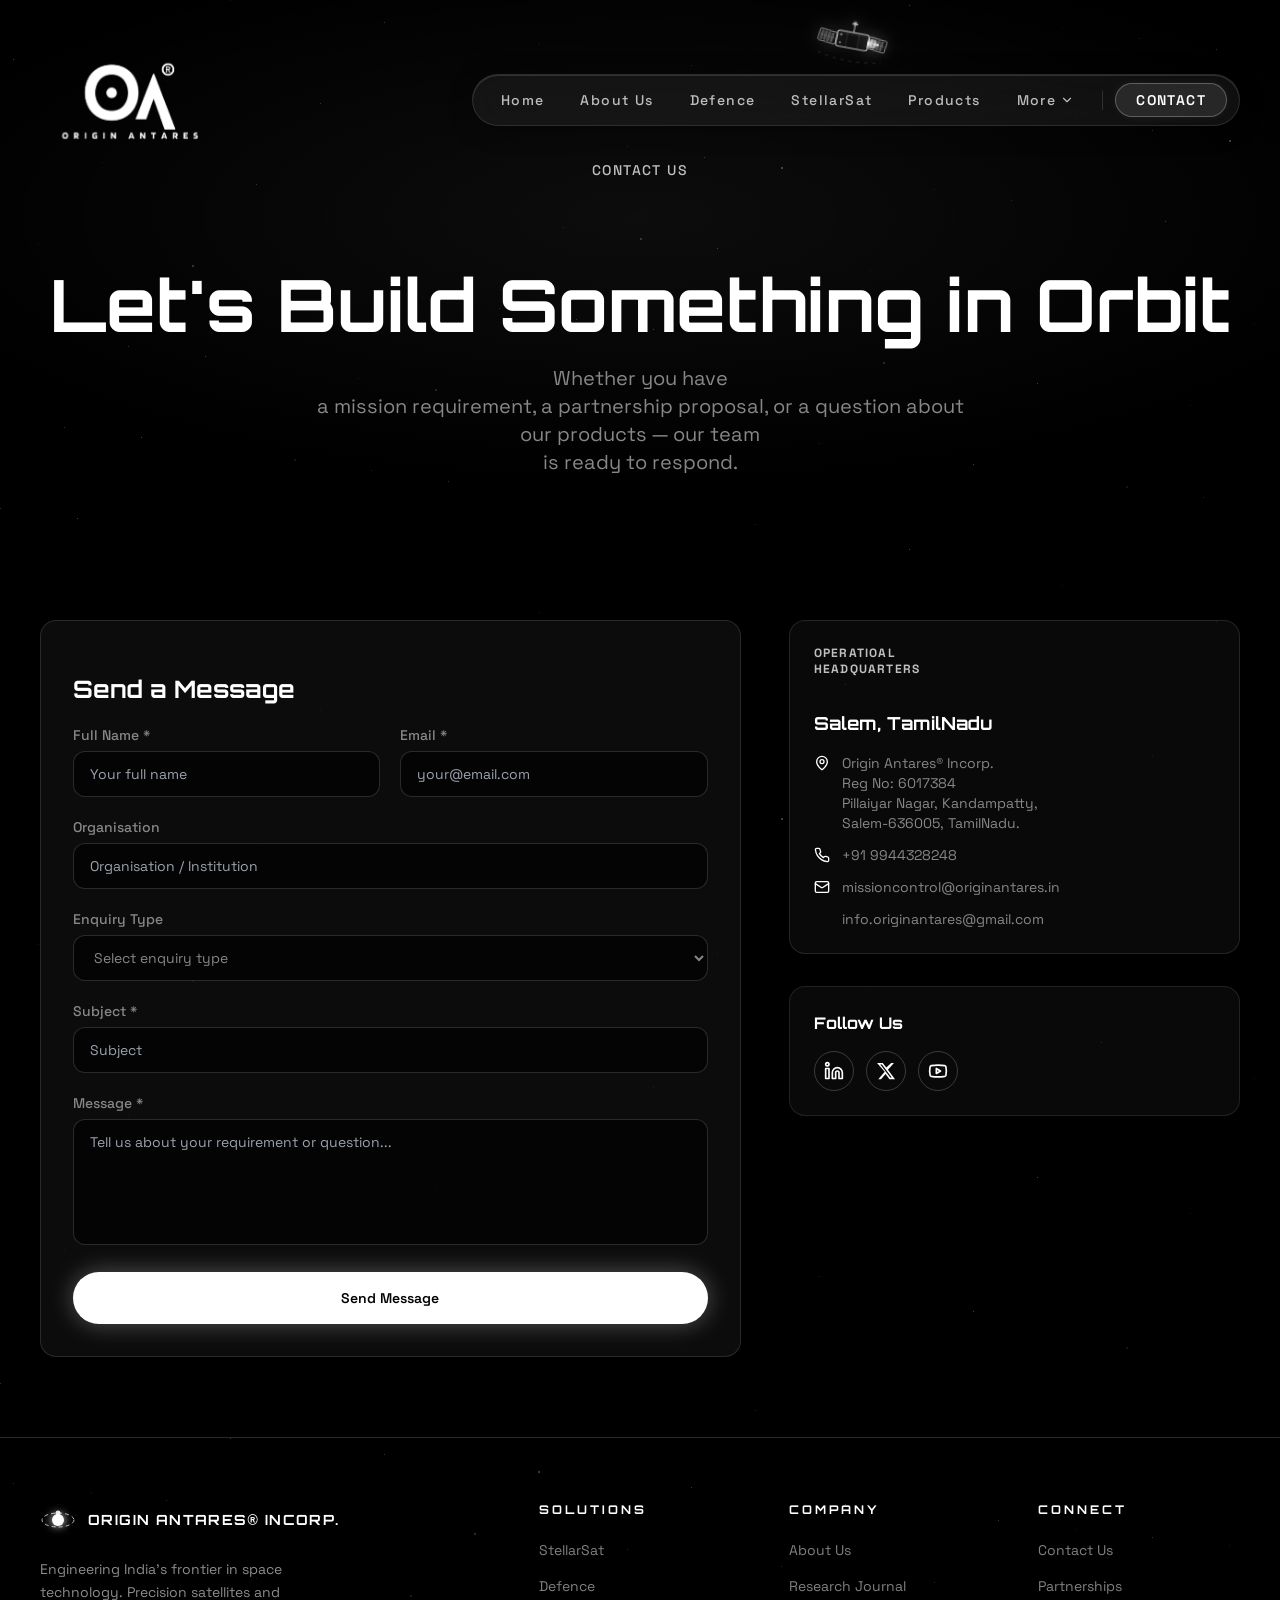
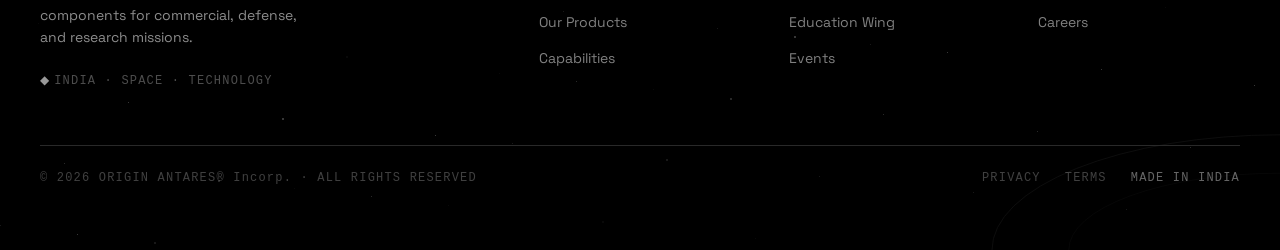
<file: contact.html>
<!DOCTYPE html>
<html lang="en">

<head>
    <meta charset="UTF-8">
    <meta name="viewport" content="width=device-width, initial-scale=1.0">
    <title>Contact Us — Origin Antares</title>
    <link rel="preconnect" href="https://fonts.googleapis.com">
    <link rel="preconnect" href="https://fonts.gstatic.com" crossorigin>
    <link
        href="https://fonts.googleapis.com/css2?family=Orbitron:wght@400;500;600;700;800;900&family=Space+Grotesk:wght@300;400;500;600;700&display=swap"
        rel="stylesheet">
    <link rel="stylesheet" href="css/styles.css">
</head>

<body>
    <div id="app" class="fs-unmask-airo-app-builder">
        <div class="min-h-screen bg-background flex flex-col"><svg width="0" height="0" aria-hidden="true"
                style="position: absolute;">
                <defs>
                    <filter id="lg-filter" x="-10%" y="-10%" width="120%" height="120%">
                        <feTurbulence type="fractalNoise" baseFrequency="0.7" numOctaves="2" seed="5" result="noise">
                        </feTurbulence>
                        <feDisplacementMap in="SourceGraphic" in2="noise" scale="2.5" xChannelSelector="R"
                            yChannelSelector="G"></feDisplacementMap>
                    </filter>
                </defs>
            </svg>
            <header class="fixed top-0 left-0 right-0 z-50"
                style="transition: background 0.45s, backdrop-filter 0.45s, box-shadow 0.45s, border-color 0.45s; background: transparent; backdrop-filter: none; border-bottom: 1px solid transparent; box-shadow: none;">
                <div class="absolute top-0 left-0 right-0 h-px pointer-events-none"
                    style="opacity: 0; transition: opacity 0.45s; background: linear-gradient(90deg, transparent 0%, hsl(var(--oa-glass-border)/0.35) 40%, hsl(var(--oa-glass-border)/0.2) 60%, transparent 100%);">
                </div>
                <div class="absolute pointer-events-none"
                    style="top: 8px; left: 50%; transform: translateX(-50%); transition: top 0.5s cubic-bezier(0.22, 1, 0.36, 1), left 0.5s cubic-bezier(0.22, 1, 0.36, 1), transform 0.5s cubic-bezier(0.22, 1, 0.36, 1); z-index: 10;">
                    <div class="pointer-events-none select-none"
                        style="filter: drop-shadow(rgba(255, 255, 255, 0.6) 0px 0px 8px); will-change: transform; opacity: 0.4; transform: none;">
                        <svg width="72" height="54" viewBox="0 0 72 54" fill="none" xmlns="http://www.w3.org/2000/svg"
                            aria-hidden="true">
                            <defs>
                                <radialGradient id="ns-plume" cx="0%" cy="50%" r="100%">
                                    <stop offset="0%" stop-color="rgba(255,255,255,0.95)"></stop>
                                    <stop offset="55%" stop-color="rgba(255,255,255,0.45)"></stop>
                                    <stop offset="100%" stop-color="rgba(255,255,255,0)"></stop>
                                </radialGradient>
                                <radialGradient id="ns-body" cx="50%" cy="0%" r="100%">
                                    <stop offset="0%" stop-color="rgba(255,255,255,0.13)"></stop>
                                    <stop offset="100%" stop-color="rgba(255,255,255,0)"></stop>
                                </radialGradient>
                                <filter id="ns-glow" x="-40%" y="-40%" width="180%" height="180%">
                                    <feGaussianBlur stdDeviation="1.6" result="blur"></feGaussianBlur>
                                    <feMerge>
                                        <feMergeNode in="blur"></feMergeNode>
                                        <feMergeNode in="SourceGraphic"></feMergeNode>
                                    </feMerge>
                                </filter>
                            </defs>
                            <path d="M 4 44 Q 36 52 68 44" stroke="rgba(255,255,255,0.14)" stroke-width="1" fill="none"
                                stroke-dasharray="3 5" opacity="0"></path>
                            <g opacity="0">
                                <ellipse cx="57" cy="27" ry="3.8" fill="url(#ns-plume)" rx="3" opacity="0"></ellipse>
                                <ellipse cx="60" cy="27" rx="2.3708839610917494" ry="1.5" fill="rgba(255,255,255,0.7)"
                                    opacity="0.596122228114109"></ellipse>
                                <circle cx="62" cy="27" r="1.0757668698090128" fill="rgba(255,255,255,0.9)"
                                    opacity="0.8757668698090129"></circle>
                            </g>
                            <g style="transform-origin: 50% 50%; transform: none; transform-box: fill-box;">
                                <rect x="2" y="21" width="18" height="12" rx="1.2" fill="hsl(var(--oa-secondary))"
                                    stroke="rgba(255,255,255,0.5)" stroke-width="0.9"></rect>
                                <rect x="4" y="22.5" width="2" height="9" rx="0.4" fill="rgba(255,255,255,0.22)"
                                    stroke="rgba(255,255,255,0.38)" stroke-width="0.4"></rect>
                                <rect x="7.5" y="22.5" width="2" height="9" rx="0.4" fill="rgba(255,255,255,0.22)"
                                    stroke="rgba(255,255,255,0.38)" stroke-width="0.4"></rect>
                                <rect x="11" y="22.5" width="2" height="9" rx="0.4" fill="rgba(255,255,255,0.22)"
                                    stroke="rgba(255,255,255,0.38)" stroke-width="0.4"></rect>
                                <rect x="14.5" y="22.5" width="2" height="9" rx="0.4" fill="rgba(255,255,255,0.22)"
                                    stroke="rgba(255,255,255,0.38)" stroke-width="0.4"></rect>
                                <line x1="2" y1="27" x2="20" y2="27" stroke="rgba(255,255,255,0.22)" stroke-width="0.5">
                                </line>
                            </g>
                            <g style="transform-origin: 50% 50%; transform: none; transform-box: fill-box;">
                                <rect x="52" y="21" width="18" height="12" rx="1.2" fill="hsl(var(--oa-secondary))"
                                    stroke="rgba(255,255,255,0.5)" stroke-width="0.9"></rect>
                                <rect x="54" y="22.5" width="2" height="9" rx="0.4" fill="rgba(255,255,255,0.22)"
                                    stroke="rgba(255,255,255,0.38)" stroke-width="0.4"></rect>
                                <rect x="57.5" y="22.5" width="2" height="9" rx="0.4" fill="rgba(255,255,255,0.22)"
                                    stroke="rgba(255,255,255,0.38)" stroke-width="0.4"></rect>
                                <rect x="61" y="22.5" width="2" height="9" rx="0.4" fill="rgba(255,255,255,0.22)"
                                    stroke="rgba(255,255,255,0.38)" stroke-width="0.4"></rect>
                                <rect x="64.5" y="22.5" width="2" height="9" rx="0.4" fill="rgba(255,255,255,0.22)"
                                    stroke="rgba(255,255,255,0.38)" stroke-width="0.4"></rect>
                                <line x1="52" y1="27" x2="70" y2="27" stroke="rgba(255,255,255,0.22)"
                                    stroke-width="0.5"></line>
                            </g>
                            <rect x="20" y="19" width="32" height="16" rx="2.5" fill="hsl(var(--oa-secondary))"
                                stroke="rgba(255,255,255,0.68)" stroke-width="1.1"></rect>
                            <line x1="30" y1="19" x2="30" y2="35" stroke="rgba(255,255,255,0.18)" stroke-width="0.6">
                            </line>
                            <line x1="42" y1="19" x2="42" y2="35" stroke="rgba(255,255,255,0.18)" stroke-width="0.6">
                            </line>
                            <rect x="20" y="19" width="32" height="4" rx="2.5" fill="url(#ns-body)"></rect>
                            <rect x="52" y="23" width="7" height="8" rx="1.2" fill="rgba(255,255,255,0.12)"
                                stroke="rgba(255,255,255,0.55)" stroke-width="0.9"></rect>
                            <line x1="55.5" y1="23" x2="55.5" y2="31" stroke="rgba(255,255,255,0.2)" stroke-width="0.5">
                            </line>
                            <line x1="36" y1="19" x2="36" y2="11" stroke="rgba(255,255,255,0.75)" stroke-width="0.9">
                            </line>
                            <path d="M 33 11 Q 36 8.5 39 11" stroke="rgba(255,255,255,0.7)" stroke-width="0.9"
                                fill="none"></path>
                            <circle cx="36" cy="10" r="1.7330396795907292" fill="rgba(255,255,255,0.95)"
                                filter="url(#ns-glow)" opacity="0.9426054396491963"></circle>
                            <circle cx="24" cy="23" r="1.3" fill="hsl(var(--oa-gold))" opacity="0.8565026032656897">
                            </circle>
                            <circle cx="24" cy="31" r="1.1" fill="rgba(255,255,255,0.9)" opacity="0.9"></circle>
                        </svg></div>
                </div>
                <div
                    style="display: flex; justify-content: flex-start; padding-left: 2.5rem; padding-top: 0.75rem; padding-bottom: 0px; transition: padding 0.5s cubic-bezier(0.22, 1, 0.36, 1);">
                    <a class="flex items-center" href="index.html"><img alt="Origin Antares"
                            class="block h-auto w-auto object-contain" width="440" height="120"
                            src="assets/images/images-logo-horizontal.png"
                            style="max-height: 180px; max-width: 640px; min-width: 0px; transition: max-height 0.5s cubic-bezier(0.22, 1, 0.36, 1), max-width 0.5s cubic-bezier(0.22, 1, 0.36, 1); height: 252px; width: auto;"
                            data-airo-logo-corrected="square"></a></div>
                <div class="flex items-center px-6 lg:px-10"
                    style="justify-content: flex-end; padding-bottom: 0px; min-height: 56px; margin-top: -120px; transition: padding-bottom 0.4s, min-height 0.4s, margin-top 0.4s; position: relative;">
                    <div class="relative flex items-center gap-1 px-3 py-2 rounded-full"
                        style="background: hsl(var(--oa-glass-bg)/0.06); backdrop-filter: blur(20px) saturate(160%); border: 1px solid hsl(var(--oa-glass-border)/0.11); box-shadow: inset 0 1px 0 hsl(var(--oa-glass-border)/0.13), 0 4px 24px hsl(var(--oa-bg)/0.3);">
                        <nav aria-label="Main navigation" class="hidden md:flex items-center gap-1"><a
                                class="relative z-10 px-4 py-1.5 text-sm tracking-widest font-medium transition-colors duration-150"
                                href="index.html"
                                style="font-family: var(--font-sans); color: hsl(var(--oa-glass-bg)/0.72); border-bottom: 1px solid transparent;">Home</a><a
                                class="relative z-10 px-4 py-1.5 text-sm tracking-widest font-medium transition-colors duration-150"
                                href="about.html"
                                style="font-family: var(--font-sans); color: hsl(var(--oa-glass-bg)/0.72); border-bottom: 1px solid transparent;">About
                                Us</a><a
                                class="relative z-10 px-4 py-1.5 text-sm tracking-widest font-medium transition-colors duration-150"
                                href="defence.html"
                                style="font-family: var(--font-sans); color: hsl(var(--oa-glass-bg)/0.72); border-bottom: 1px solid transparent;">Defence</a><a
                                class="relative z-10 px-4 py-1.5 text-sm tracking-widest font-medium transition-colors duration-150"
                                href="stellarsat.html"
                                style="font-family: var(--font-sans); color: hsl(var(--oa-glass-bg)/0.72); border-bottom: 1px solid transparent;">StellarSat</a><a
                                class="relative z-10 px-4 py-1.5 text-sm tracking-widest font-medium transition-colors duration-150"
                                href="products.html"
                                style="font-family: var(--font-sans); color: hsl(var(--oa-glass-bg)/0.72); border-bottom: 1px solid transparent;">Products</a>
                            <div class="relative z-10"><button
                                    class="flex items-center gap-1 px-4 py-1.5 text-sm tracking-widest font-medium transition-colors duration-150"
                                    aria-expanded="false" aria-haspopup="true"
                                    style="font-family: var(--font-sans); color: hsl(var(--oa-glass-bg)/0.72); background: none; border-width: medium medium 1px; border-style: none none solid; border-color: currentcolor currentcolor transparent; border-image: none; cursor: pointer;">More<span
                                        style="display: flex; transform: none;"><svg xmlns="http://www.w3.org/2000/svg"
                                            width="14" height="14" viewBox="0 0 24 24" fill="none" stroke="currentColor"
                                            stroke-width="2" stroke-linecap="round" stroke-linejoin="round"
                                            class="lucide lucide-chevron-down">
                                            <path d="m6 9 6 6 6-6"></path>
                                        </svg></span></button></div>
                        </nav>
                        <div class="hidden md:block w-px h-5 mx-2 rounded-full shrink-0"
                            style="background: hsl(var(--oa-glass-border)/0.13);"></div><a
                            class="hidden md:inline-flex items-center px-5 py-1.5 text-sm font-semibold tracking-widest rounded-full shrink-0 transition-all duration-200"
                            href="contact.html"
                            style="font-family: var(--font-sans); color: hsl(var(--oa-cyan)); background: hsl(var(--oa-glass-bg)/0.1); border: 1px solid hsl(var(--oa-glass-border)/0.25); box-shadow: 0 0 10px hsl(var(--oa-glass-bg)/0.06);">CONTACT</a><button
                            class="md:hidden text-white p-1.5 z-10" aria-label="Open menu"><svg
                                xmlns="http://www.w3.org/2000/svg" width="20" height="20" viewBox="0 0 24 24"
                                fill="none" stroke="currentColor" stroke-width="2" stroke-linecap="round"
                                stroke-linejoin="round" class="lucide lucide-menu">
                                <line x1="4" x2="20" y1="12" y2="12"></line>
                                <line x1="4" x2="20" y1="6" y2="6"></line>
                                <line x1="4" x2="20" y1="18" y2="18"></line>
                            </svg></button>
                    </div>
                </div>
            </header>
            <main>
                <section class="relative min-h-[50vh] flex items-center overflow-hidden">
                    <div class="absolute inset-0 pointer-events-none" aria-hidden="true">
                        <div class="absolute rounded-full bg-white"
                            style="width: 2px; height: 2px; opacity: 0.04; top: 13%; left: 7%;"></div>
                        <div class="absolute rounded-full bg-white"
                            style="width: 1px; height: 1px; opacity: 0.11; top: 50%; left: 68%;"></div>
                        <div class="absolute rounded-full bg-white"
                            style="width: 1px; height: 1px; opacity: 0.18; top: 87%; left: 29%;"></div>
                        <div class="absolute rounded-full bg-white"
                            style="width: 1px; height: 1px; opacity: 0.25; top: 24%; left: 90%;"></div>
                        <div class="absolute rounded-full bg-white"
                            style="width: 1px; height: 1px; opacity: 0.32; top: 61%; left: 51%;"></div>
                        <div class="absolute rounded-full bg-white"
                            style="width: 1px; height: 1px; opacity: 0.04; top: 98%; left: 12%;"></div>
                        <div class="absolute rounded-full bg-white"
                            style="width: 1px; height: 1px; opacity: 0.11; top: 35%; left: 73%;"></div>
                        <div class="absolute rounded-full bg-white"
                            style="width: 2px; height: 2px; opacity: 0.18; top: 72%; left: 34%;"></div>
                        <div class="absolute rounded-full bg-white"
                            style="width: 1px; height: 1px; opacity: 0.25; top: 9%; left: 95%;"></div>
                        <div class="absolute rounded-full bg-white"
                            style="width: 1px; height: 1px; opacity: 0.32; top: 46%; left: 56%;"></div>
                        <div class="absolute rounded-full bg-white"
                            style="width: 1px; height: 1px; opacity: 0.04; top: 83%; left: 17%;"></div>
                        <div class="absolute rounded-full bg-white"
                            style="width: 1px; height: 1px; opacity: 0.11; top: 20%; left: 78%;"></div>
                        <div class="absolute rounded-full bg-white"
                            style="width: 1px; height: 1px; opacity: 0.18; top: 57%; left: 39%;"></div>
                        <div class="absolute rounded-full bg-white"
                            style="width: 1px; height: 1px; opacity: 0.25; top: 94%; left: 0%;"></div>
                        <div class="absolute rounded-full bg-white"
                            style="width: 2px; height: 2px; opacity: 0.32; top: 31%; left: 61%;"></div>
                        <div class="absolute rounded-full bg-white"
                            style="width: 1px; height: 1px; opacity: 0.04; top: 68%; left: 22%;"></div>
                        <div class="absolute rounded-full bg-white"
                            style="width: 1px; height: 1px; opacity: 0.11; top: 5%; left: 83%;"></div>
                        <div class="absolute rounded-full bg-white"
                            style="width: 1px; height: 1px; opacity: 0.18; top: 42%; left: 44%;"></div>
                        <div class="absolute rounded-full bg-white"
                            style="width: 1px; height: 1px; opacity: 0.25; top: 79%; left: 5%;"></div>
                        <div class="absolute rounded-full bg-white"
                            style="width: 1px; height: 1px; opacity: 0.32; top: 16%; left: 66%;"></div>
                        <div class="absolute rounded-full bg-white"
                            style="width: 1px; height: 1px; opacity: 0.04; top: 53%; left: 27%;"></div>
                        <div class="absolute rounded-full bg-white"
                            style="width: 2px; height: 2px; opacity: 0.11; top: 90%; left: 88%;"></div>
                        <div class="absolute rounded-full bg-white"
                            style="width: 1px; height: 1px; opacity: 0.18; top: 27%; left: 49%;"></div>
                        <div class="absolute rounded-full bg-white"
                            style="width: 1px; height: 1px; opacity: 0.25; top: 64%; left: 10%;"></div>
                        <div class="absolute rounded-full bg-white"
                            style="width: 1px; height: 1px; opacity: 0.32; top: 1%; left: 71%;"></div>
                        <div class="absolute rounded-full bg-white"
                            style="width: 1px; height: 1px; opacity: 0.04; top: 38%; left: 32%;"></div>
                        <div class="absolute rounded-full bg-white"
                            style="width: 1px; height: 1px; opacity: 0.11; top: 75%; left: 93%;"></div>
                        <div class="absolute rounded-full bg-white"
                            style="width: 1px; height: 1px; opacity: 0.18; top: 12%; left: 54%;"></div>
                        <div class="absolute rounded-full bg-white"
                            style="width: 2px; height: 2px; opacity: 0.25; top: 49%; left: 15%;"></div>
                        <div class="absolute rounded-full bg-white"
                            style="width: 1px; height: 1px; opacity: 0.32; top: 86%; left: 76%;"></div>
                        <div class="absolute rounded-full bg-white"
                            style="width: 1px; height: 1px; opacity: 0.04; top: 23%; left: 37%;"></div>
                        <div class="absolute rounded-full bg-white"
                            style="width: 1px; height: 1px; opacity: 0.11; top: 60%; left: 98%;"></div>
                        <div class="absolute rounded-full bg-white"
                            style="width: 1px; height: 1px; opacity: 0.18; top: 97%; left: 59%;"></div>
                        <div class="absolute rounded-full bg-white"
                            style="width: 1px; height: 1px; opacity: 0.25; top: 34%; left: 20%;"></div>
                        <div class="absolute rounded-full bg-white"
                            style="width: 1px; height: 1px; opacity: 0.32; top: 71%; left: 81%;"></div>
                        <div class="absolute rounded-full bg-white"
                            style="width: 2px; height: 2px; opacity: 0.04; top: 8%; left: 42%;"></div>
                        <div class="absolute rounded-full bg-white"
                            style="width: 1px; height: 1px; opacity: 0.11; top: 45%; left: 3%;"></div>
                        <div class="absolute rounded-full bg-white"
                            style="width: 1px; height: 1px; opacity: 0.18; top: 82%; left: 64%;"></div>
                        <div class="absolute rounded-full bg-white"
                            style="width: 1px; height: 1px; opacity: 0.25; top: 19%; left: 25%;"></div>
                        <div class="absolute rounded-full bg-white"
                            style="width: 1px; height: 1px; opacity: 0.32; top: 56%; left: 86%;"></div>
                        <div class="absolute rounded-full bg-white"
                            style="width: 1px; height: 1px; opacity: 0.04; top: 93%; left: 47%;"></div>
                        <div class="absolute rounded-full bg-white"
                            style="width: 1px; height: 1px; opacity: 0.11; top: 30%; left: 8%;"></div>
                        <div class="absolute rounded-full bg-white"
                            style="width: 2px; height: 2px; opacity: 0.18; top: 67%; left: 69%;"></div>
                        <div class="absolute rounded-full bg-white"
                            style="width: 1px; height: 1px; opacity: 0.25; top: 4%; left: 30%;"></div>
                        <div class="absolute rounded-full bg-white"
                            style="width: 1px; height: 1px; opacity: 0.32; top: 41%; left: 91%;"></div>
                        <div class="absolute rounded-full bg-white"
                            style="width: 1px; height: 1px; opacity: 0.04; top: 78%; left: 52%;"></div>
                        <div class="absolute rounded-full bg-white"
                            style="width: 1px; height: 1px; opacity: 0.11; top: 15%; left: 13%;"></div>
                        <div class="absolute rounded-full bg-white"
                            style="width: 1px; height: 1px; opacity: 0.18; top: 52%; left: 74%;"></div>
                        <div class="absolute rounded-full bg-white"
                            style="width: 1px; height: 1px; opacity: 0.25; top: 89%; left: 35%;"></div>
                        <div class="absolute rounded-full bg-white"
                            style="width: 2px; height: 2px; opacity: 0.32; top: 26%; left: 96%;"></div>
                        <div class="absolute rounded-full bg-white"
                            style="width: 1px; height: 1px; opacity: 0.04; top: 63%; left: 57%;"></div>
                        <div class="absolute rounded-full bg-white"
                            style="width: 1px; height: 1px; opacity: 0.11; top: 0%; left: 18%;"></div>
                        <div class="absolute rounded-full bg-white"
                            style="width: 1px; height: 1px; opacity: 0.18; top: 37%; left: 79%;"></div>
                        <div class="absolute rounded-full bg-white"
                            style="width: 1px; height: 1px; opacity: 0.25; top: 74%; left: 40%;"></div>
                        <div class="absolute rounded-full bg-white"
                            style="width: 1px; height: 1px; opacity: 0.32; top: 11%; left: 1%;"></div>
                        <div class="absolute rounded-full bg-white"
                            style="width: 1px; height: 1px; opacity: 0.04; top: 48%; left: 62%;"></div>
                        <div class="absolute rounded-full bg-white"
                            style="width: 2px; height: 2px; opacity: 0.11; top: 85%; left: 23%;"></div>
                        <div class="absolute rounded-full bg-white"
                            style="width: 1px; height: 1px; opacity: 0.18; top: 22%; left: 84%;"></div>
                        <div class="absolute rounded-full bg-white"
                            style="width: 1px; height: 1px; opacity: 0.25; top: 59%; left: 45%;"></div>
                        <div class="absolute rounded-full bg-white"
                            style="width: 1px; height: 1px; opacity: 0.32; top: 96%; left: 6%;"></div>
                        <div class="absolute rounded-full bg-white"
                            style="width: 1px; height: 1px; opacity: 0.04; top: 33%; left: 67%;"></div>
                        <div class="absolute rounded-full bg-white"
                            style="width: 1px; height: 1px; opacity: 0.11; top: 70%; left: 28%;"></div>
                        <div class="absolute rounded-full bg-white"
                            style="width: 1px; height: 1px; opacity: 0.18; top: 7%; left: 89%;"></div>
                        <div class="absolute rounded-full bg-white"
                            style="width: 2px; height: 2px; opacity: 0.25; top: 44%; left: 50%;"></div>
                        <div class="absolute rounded-full bg-white"
                            style="width: 1px; height: 1px; opacity: 0.32; top: 81%; left: 11%;"></div>
                        <div class="absolute rounded-full bg-white"
                            style="width: 1px; height: 1px; opacity: 0.04; top: 18%; left: 72%;"></div>
                        <div class="absolute rounded-full bg-white"
                            style="width: 1px; height: 1px; opacity: 0.11; top: 55%; left: 33%;"></div>
                        <div class="absolute rounded-full bg-white"
                            style="width: 1px; height: 1px; opacity: 0.18; top: 92%; left: 94%;"></div>
                        <div class="absolute rounded-full bg-white"
                            style="width: 1px; height: 1px; opacity: 0.25; top: 29%; left: 55%;"></div>
                        <div class="absolute rounded-full bg-white"
                            style="width: 1px; height: 1px; opacity: 0.32; top: 66%; left: 16%;"></div>
                    </div>
                    <div class="absolute inset-0 pointer-events-none"
                        style="background: radial-gradient(ellipse 60% 50% at 50% 40%,hsl(var(--oa-cyan)/0.05),transparent);">
                    </div>
                    <div class="relative max-w-7xl mx-auto px-6 lg:px-10 pt-40 pb-16 text-center">
                        <p class="text-sm font-medium tracking-widest uppercase mb-4"
                            style="white-space: pre-line; color: hsl(var(--oa-gold)); opacity: 1;">Contact Us</p>
                        <h1 class="text-5xl md:text-7xl font-bold mb-6 leading-tight"
                            style="white-space: pre-line; font-family: var(--font-heading); color: hsl(var(--oa-cyan)); opacity: 0; transform: translateY(2.97458px);">
                            Let's Build Something in Orbit</h1>
                        <p class="text-lg md:text-xl text-muted-foreground max-w-2xl mx-auto leading-relaxed"
                            style="white-space: pre-line; opacity: 0; transform: translateY(3.4552px);">Whether you have
                            a mission requirement, a partnership proposal, or a question about our products — our team
                            is ready to respond.</p>
                    </div>
                </section>
                <section class="relative py-20 overflow-hidden">
                    <div class="absolute inset-0 pointer-events-none" aria-hidden="true">
                        <div class="absolute rounded-full bg-white"
                            style="width: 2px; height: 2px; opacity: 0.04; top: 13%; left: 7%;"></div>
                        <div class="absolute rounded-full bg-white"
                            style="width: 1px; height: 1px; opacity: 0.11; top: 50%; left: 68%;"></div>
                        <div class="absolute rounded-full bg-white"
                            style="width: 1px; height: 1px; opacity: 0.18; top: 87%; left: 29%;"></div>
                        <div class="absolute rounded-full bg-white"
                            style="width: 1px; height: 1px; opacity: 0.25; top: 24%; left: 90%;"></div>
                        <div class="absolute rounded-full bg-white"
                            style="width: 1px; height: 1px; opacity: 0.32; top: 61%; left: 51%;"></div>
                        <div class="absolute rounded-full bg-white"
                            style="width: 1px; height: 1px; opacity: 0.04; top: 98%; left: 12%;"></div>
                        <div class="absolute rounded-full bg-white"
                            style="width: 1px; height: 1px; opacity: 0.11; top: 35%; left: 73%;"></div>
                        <div class="absolute rounded-full bg-white"
                            style="width: 2px; height: 2px; opacity: 0.18; top: 72%; left: 34%;"></div>
                        <div class="absolute rounded-full bg-white"
                            style="width: 1px; height: 1px; opacity: 0.25; top: 9%; left: 95%;"></div>
                        <div class="absolute rounded-full bg-white"
                            style="width: 1px; height: 1px; opacity: 0.32; top: 46%; left: 56%;"></div>
                        <div class="absolute rounded-full bg-white"
                            style="width: 1px; height: 1px; opacity: 0.04; top: 83%; left: 17%;"></div>
                        <div class="absolute rounded-full bg-white"
                            style="width: 1px; height: 1px; opacity: 0.11; top: 20%; left: 78%;"></div>
                        <div class="absolute rounded-full bg-white"
                            style="width: 1px; height: 1px; opacity: 0.18; top: 57%; left: 39%;"></div>
                        <div class="absolute rounded-full bg-white"
                            style="width: 1px; height: 1px; opacity: 0.25; top: 94%; left: 0%;"></div>
                        <div class="absolute rounded-full bg-white"
                            style="width: 2px; height: 2px; opacity: 0.32; top: 31%; left: 61%;"></div>
                        <div class="absolute rounded-full bg-white"
                            style="width: 1px; height: 1px; opacity: 0.04; top: 68%; left: 22%;"></div>
                        <div class="absolute rounded-full bg-white"
                            style="width: 1px; height: 1px; opacity: 0.11; top: 5%; left: 83%;"></div>
                        <div class="absolute rounded-full bg-white"
                            style="width: 1px; height: 1px; opacity: 0.18; top: 42%; left: 44%;"></div>
                        <div class="absolute rounded-full bg-white"
                            style="width: 1px; height: 1px; opacity: 0.25; top: 79%; left: 5%;"></div>
                        <div class="absolute rounded-full bg-white"
                            style="width: 1px; height: 1px; opacity: 0.32; top: 16%; left: 66%;"></div>
                        <div class="absolute rounded-full bg-white"
                            style="width: 1px; height: 1px; opacity: 0.04; top: 53%; left: 27%;"></div>
                        <div class="absolute rounded-full bg-white"
                            style="width: 2px; height: 2px; opacity: 0.11; top: 90%; left: 88%;"></div>
                        <div class="absolute rounded-full bg-white"
                            style="width: 1px; height: 1px; opacity: 0.18; top: 27%; left: 49%;"></div>
                        <div class="absolute rounded-full bg-white"
                            style="width: 1px; height: 1px; opacity: 0.25; top: 64%; left: 10%;"></div>
                        <div class="absolute rounded-full bg-white"
                            style="width: 1px; height: 1px; opacity: 0.32; top: 1%; left: 71%;"></div>
                        <div class="absolute rounded-full bg-white"
                            style="width: 1px; height: 1px; opacity: 0.04; top: 38%; left: 32%;"></div>
                        <div class="absolute rounded-full bg-white"
                            style="width: 1px; height: 1px; opacity: 0.11; top: 75%; left: 93%;"></div>
                        <div class="absolute rounded-full bg-white"
                            style="width: 1px; height: 1px; opacity: 0.18; top: 12%; left: 54%;"></div>
                        <div class="absolute rounded-full bg-white"
                            style="width: 2px; height: 2px; opacity: 0.25; top: 49%; left: 15%;"></div>
                        <div class="absolute rounded-full bg-white"
                            style="width: 1px; height: 1px; opacity: 0.32; top: 86%; left: 76%;"></div>
                        <div class="absolute rounded-full bg-white"
                            style="width: 1px; height: 1px; opacity: 0.04; top: 23%; left: 37%;"></div>
                        <div class="absolute rounded-full bg-white"
                            style="width: 1px; height: 1px; opacity: 0.11; top: 60%; left: 98%;"></div>
                        <div class="absolute rounded-full bg-white"
                            style="width: 1px; height: 1px; opacity: 0.18; top: 97%; left: 59%;"></div>
                        <div class="absolute rounded-full bg-white"
                            style="width: 1px; height: 1px; opacity: 0.25; top: 34%; left: 20%;"></div>
                        <div class="absolute rounded-full bg-white"
                            style="width: 1px; height: 1px; opacity: 0.32; top: 71%; left: 81%;"></div>
                        <div class="absolute rounded-full bg-white"
                            style="width: 2px; height: 2px; opacity: 0.04; top: 8%; left: 42%;"></div>
                        <div class="absolute rounded-full bg-white"
                            style="width: 1px; height: 1px; opacity: 0.11; top: 45%; left: 3%;"></div>
                        <div class="absolute rounded-full bg-white"
                            style="width: 1px; height: 1px; opacity: 0.18; top: 82%; left: 64%;"></div>
                        <div class="absolute rounded-full bg-white"
                            style="width: 1px; height: 1px; opacity: 0.25; top: 19%; left: 25%;"></div>
                        <div class="absolute rounded-full bg-white"
                            style="width: 1px; height: 1px; opacity: 0.32; top: 56%; left: 86%;"></div>
                    </div>
                    <div class="relative max-w-7xl mx-auto px-6 lg:px-10">
                        <div class="grid grid-cols-1 lg:grid-cols-5 gap-12">
                            <div class="lg:col-span-3 rounded-2xl p-8 border"
                                style="background: hsl(var(--secondary)/0.7); border-color: hsl(var(--oa-cyan)/0.12); opacity: 1; transform: none;">
                                <form class="space-y-5" action="https://api.web3forms.com/submit" method="POST">
                                    <input type="hidden" name="access_key" value="f95ad0f9-a103-491a-a1d4-8e4c1ee93cda">
                                    <h2 class="text-2xl font-bold mb-6"
                                        style="font-family: var(--font-heading); color: hsl(var(--oa-cyan));">Send a
                                        Message</h2>
                                    <div class="grid grid-cols-1 md:grid-cols-2 gap-5">
                                        <div><label for="contact-name"
                                                class="block text-sm font-medium mb-1.5 text-muted-foreground">Full Name
                                                *</label><input name="contact-name" id="contact-name" required=""
                                                placeholder="Your full name"
                                                class="w-full rounded-xl px-4 py-3 text-sm outline-none transition-all duration-200"
                                                type="text" value=""
                                                style="background: hsl(var(--background)/0.6); border: 1px solid hsl(var(--oa-cyan)/0.15); color: hsl(var(--foreground));">
                                        </div>
                                        <div><label for="contact-email"
                                                class="block text-sm font-medium mb-1.5 text-muted-foreground">Email
                                                *</label><input name="contact-email" id="contact-email" required=""
                                                placeholder="your@email.com"
                                                class="w-full rounded-xl px-4 py-3 text-sm outline-none transition-all duration-200"
                                                type="email" value=""
                                                style="background: hsl(var(--background)/0.6); border: 1px solid hsl(var(--oa-cyan)/0.15); color: hsl(var(--foreground));">
                                        </div>
                                    </div>
                                    <div><label for="contact-org"
                                            class="block text-sm font-medium mb-1.5 text-muted-foreground">Organisation</label><input
                                            name="contact-org" id="contact-org" placeholder="Organisation / Institution"
                                            class="w-full rounded-xl px-4 py-3 text-sm outline-none transition-all duration-200"
                                            type="text" value=""
                                            style="background: hsl(var(--background)/0.6); border: 1px solid hsl(var(--oa-cyan)/0.15); color: hsl(var(--foreground));">
                                    </div>
                                    <div><label for="contact-type"
                                            class="block text-sm font-medium mb-1.5 text-muted-foreground">Enquiry
                                            Type</label><select name="contact-type" id="contact-type"
                                            class="w-full rounded-xl px-4 py-3 text-sm outline-none transition-all duration-200"
                                            style="background: hsl(var(--background)/0.6); border: 1px solid hsl(var(--oa-cyan)/0.15); color: hsl(var(--muted-foreground));">
                                            <option value="">Select enquiry type</option>
                                            <option value="General Enquiry">General Enquiry</option>
                                            <option value="Mission &amp; Products">Mission &amp; Products</option>
                                            <option value="Defence Solutions">Defence Solutions</option>
                                            <option value="Education Wing">Education Wing</option>
                                            <option value="Research Collaboration">Research Collaboration</option>
                                            <option value="Media &amp; Press">Media &amp; Press</option>
                                            <option value="Careers">Careers</option>
                                        </select></div>
                                    <div><label for="contact-subject"
                                            class="block text-sm font-medium mb-1.5 text-muted-foreground">Subject
                                            *</label><input name="contact-subject" id="contact-subject" required="" placeholder="Subject"
                                            class="w-full rounded-xl px-4 py-3 text-sm outline-none transition-all duration-200"
                                            type="text" value=""
                                            style="background: hsl(var(--background)/0.6); border: 1px solid hsl(var(--oa-cyan)/0.15); color: hsl(var(--foreground));">
                                    </div>
                                    <div><label for="contact-message"
                                            class="block text-sm font-medium mb-1.5 text-muted-foreground">Message
                                            *</label><textarea name="contact-message" id="contact-message" required="" rows="5"
                                            placeholder="Tell us about your requirement or question..."
                                            class="w-full rounded-xl px-4 py-3 text-sm outline-none transition-all duration-200 resize-none"
                                            style="background: hsl(var(--background)/0.6); border: 1px solid hsl(var(--oa-cyan)/0.15); color: hsl(var(--foreground));"></textarea>
                                    </div><button type="submit"
                                        class="w-full py-4 rounded-full font-semibold text-sm transition-all duration-200"
                                        style="white-space: pre-line; background: hsl(var(--oa-cyan)); color: hsl(var(--background)); box-shadow: 0 0 24px hsl(var(--oa-cyan)/0.3);">Send Message</button>
                                </form>
                            </div>
                            <div class="lg:col-span-2 space-y-8" style="opacity: 0; transform: translateY(0.382519px);">
                                <div class="rounded-2xl p-6 border"
                                    style="background: hsl(var(--secondary)/0.5); border-color: hsl(var(--oa-gold)/0.15);">
                                    <p class="text-xs font-bold tracking-widest uppercase mb-1"
                                        style="white-space: pre-line; color: hsl(var(--oa-gold));">OPERATIOAL
                                        Headquarters</p>
                                    <h3 class="text-lg font-bold mb-4"
                                        style="white-space: pre-line; font-family: var(--font-heading); color: hsl(var(--oa-cyan));">
                                        Salem, TamilNadu</h3>
                                    <div class="space-y-3">
                                        <div class="flex gap-3"><svg xmlns="http://www.w3.org/2000/svg" width="24"
                                                height="24" viewBox="0 0 24 24" fill="none" stroke="currentColor"
                                                stroke-width="2" stroke-linecap="round" stroke-linejoin="round"
                                                class="lucide lucide-map-pin w-4 h-4 mt-0.5 shrink-0"
                                                style="color: hsl(var(--oa-cyan));">
                                                <path
                                                    d="M20 10c0 4.993-5.539 10.193-7.399 11.799a1 1 0 0 1-1.202 0C9.539 20.193 4 14.993 4 10a8 8 0 0 1 16 0">
                                                </path>
                                                <circle cx="12" cy="10" r="3"></circle>
                                            </svg>
                                            <p class="text-sm text-muted-foreground whitespace-pre-line"
                                                style="white-space: pre-line;">Origin Antares® Incorp.
                                                Reg No: 6017384
                                                Pillaiyar Nagar, Kandampatty,
                                                Salem-636005, TamilNadu.</p>
                                        </div>
                                        <div class="flex gap-3 items-center"><svg xmlns="http://www.w3.org/2000/svg"
                                                width="24" height="24" viewBox="0 0 24 24" fill="none"
                                                stroke="currentColor" stroke-width="2" stroke-linecap="round"
                                                stroke-linejoin="round" class="lucide lucide-phone w-4 h-4 shrink-0"
                                                style="color: hsl(var(--oa-cyan));">
                                                <path
                                                    d="M22 16.92v3a2 2 0 0 1-2.18 2 19.79 19.79 0 0 1-8.63-3.07 19.5 19.5 0 0 1-6-6 19.79 19.79 0 0 1-3.07-8.67A2 2 0 0 1 4.11 2h3a2 2 0 0 1 2 1.72 12.84 12.84 0 0 0 .7 2.81 2 2 0 0 1-.45 2.11L8.09 9.91a16 16 0 0 0 6 6l1.27-1.27a2 2 0 0 1 2.11-.45 12.84 12.84 0 0 0 2.81.7A2 2 0 0 1 22 16.92z">
                                                </path>
                                            </svg><a href="tel:+919944328248"
                                                class="text-sm text-muted-foreground hover:text-foreground transition-colors"
                                                style="white-space: pre-line;">+91 9944328248</a></div>
                                        <div class="flex gap-3 items-center"><svg xmlns="http://www.w3.org/2000/svg"
                                                width="24" height="24" viewBox="0 0 24 24" fill="none"
                                                stroke="currentColor" stroke-width="2" stroke-linecap="round"
                                                stroke-linejoin="round" class="lucide lucide-mail w-4 h-4 shrink-0"
                                                style="color: hsl(var(--oa-cyan));">
                                                <rect width="20" height="16" x="2" y="4" rx="2"></rect>
                                                <path d="m22 7-8.97 5.7a1.94 1.94 0 0 1-2.06 0L2 7"></path>
                                            </svg><a href="mailto:missioncontrol@originantares.in"
                                                class="text-sm text-muted-foreground hover:text-foreground transition-colors"
                                                style="white-space: pre-line;">missioncontrol@originantares.in</a></div>
                                        <div class="flex gap-3 items-center"><svg xmlns="http://www.w3.org/2000/svg"
                                                width="24" height="24" viewBox="0 0 24 24" fill="none"
                                                stroke="currentColor" stroke-width="2" stroke-linecap="round"
                                                stroke-linejoin="round"
                                                class="lucide lucide-mail w-4 h-4 shrink-0 opacity-0"
                                                aria-hidden="true">
                                                <rect width="20" height="16" x="2" y="4" rx="2"></rect>
                                                <path d="m22 7-8.97 5.7a1.94 1.94 0 0 1-2.06 0L2 7"></path>
                                            </svg><a href="mailto:info.originantares@gmail.com"
                                                class="text-sm text-muted-foreground hover:text-foreground transition-colors"
                                                style="white-space: pre-line;">info.originantares@gmail.com</a></div>
                                    </div>
                                </div>
                                <div class="rounded-2xl p-6 border"
                                    style="background: hsl(var(--secondary)/0.5); border-color: hsl(var(--oa-cyan)/0.1);">
                                    <h3 class="text-base font-bold mb-4"
                                        style="font-family: var(--font-heading); color: hsl(var(--oa-cyan));">Follow Us
                                    </h3>
                                    <div class="flex gap-3"><a href="https://linkedin.com/company/originantares"
                                            target="_blank" rel="noopener noreferrer"
                                            class="w-10 h-10 rounded-full flex items-center justify-center border transition-all duration-200 hover:bg-white/5"
                                            aria-label="LinkedIn"
                                            style="border-color: hsl(var(--oa-cyan)/0.2); color: hsl(var(--oa-cyan));"><svg
                                                xmlns="http://www.w3.org/2000/svg" width="24" height="24"
                                                viewBox="0 0 24 24" fill="none" stroke="currentColor" stroke-width="2"
                                                stroke-linecap="round" stroke-linejoin="round"
                                                class="lucide lucide-linkedin w-5 h-5">
                                                <path
                                                    d="M16 8a6 6 0 0 1 6 6v7h-4v-7a2 2 0 0 0-2-2 2 2 0 0 0-2 2v7h-4v-7a6 6 0 0 1 6-6z">
                                                </path>
                                                <rect width="4" height="12" x="2" y="9"></rect>
                                                <circle cx="4" cy="4" r="2"></circle>
                                            </svg></a><a href="https://x.com/OriginAntares" target="_blank"
                                            rel="noopener noreferrer"
                                            class="w-10 h-10 rounded-full flex items-center justify-center border transition-all duration-200 hover:bg-white/5"
                                            aria-label="X"
                                            style="border-color: hsl(var(--oa-cyan)/0.2); color: hsl(var(--oa-cyan));"><svg
                                                class="w-5 h-5" viewBox="0 0 24 24" fill="currentColor"
                                                aria-hidden="true">
                                                <path
                                                    d="M18.244 2.25h3.308l-7.227 8.26 8.502 11.24H16.17l-4.714-6.231-5.401 6.231H2.746l7.73-8.835L1.254 2.25H8.08l4.253 5.622 5.911-5.622Zm-1.161 17.52h1.833L7.084 4.126H5.117z">
                                                </path>
                                            </svg></a><a href="https://youtube.com/@originantares" target="_blank"
                                            rel="noopener noreferrer"
                                            class="w-10 h-10 rounded-full flex items-center justify-center border transition-all duration-200 hover:bg-white/5"
                                            aria-label="YouTube"
                                            style="border-color: hsl(var(--oa-cyan)/0.2); color: hsl(var(--oa-cyan));"><svg
                                                xmlns="http://www.w3.org/2000/svg" width="24" height="24"
                                                viewBox="0 0 24 24" fill="none" stroke="currentColor" stroke-width="2"
                                                stroke-linecap="round" stroke-linejoin="round"
                                                class="lucide lucide-youtube w-5 h-5">
                                                <path
                                                    d="M2.5 17a24.12 24.12 0 0 1 0-10 2 2 0 0 1 1.4-1.4 49.56 49.56 0 0 1 16.2 0A2 2 0 0 1 21.5 7a24.12 24.12 0 0 1 0 10 2 2 0 0 1-1.4 1.4 49.55 49.55 0 0 1-16.2 0A2 2 0 0 1 2.5 17">
                                                </path>
                                                <path d="m10 15 5-3-5-3z"></path>
                                            </svg></a></div>
                                </div>
                            </div>
                        </div>
                    </div>
                </section>
            </main>
            <footer class="relative overflow-hidden bg-background border-t border-primary/12">
                <div class="absolute inset-0 pointer-events-none" aria-hidden="true">
                    <div class="absolute rounded-full bg-white"
                        style="width: 2px; height: 2px; opacity: 0.05; top: 13%; left: 7%;"></div>
                    <div class="absolute rounded-full bg-white"
                        style="width: 1px; height: 1px; opacity: 0.13; top: 50%; left: 68%;"></div>
                    <div class="absolute rounded-full bg-white"
                        style="width: 1px; height: 1px; opacity: 0.21; top: 87%; left: 29%;"></div>
                    <div class="absolute rounded-full bg-white"
                        style="width: 1px; height: 1px; opacity: 0.29; top: 24%; left: 90%;"></div>
                    <div class="absolute rounded-full bg-white"
                        style="width: 1px; height: 1px; opacity: 0.05; top: 61%; left: 51%;"></div>
                    <div class="absolute rounded-full bg-white"
                        style="width: 2px; height: 2px; opacity: 0.13; top: 98%; left: 12%;"></div>
                    <div class="absolute rounded-full bg-white"
                        style="width: 1px; height: 1px; opacity: 0.21; top: 35%; left: 73%;"></div>
                    <div class="absolute rounded-full bg-white"
                        style="width: 1px; height: 1px; opacity: 0.29; top: 72%; left: 34%;"></div>
                    <div class="absolute rounded-full bg-white"
                        style="width: 1px; height: 1px; opacity: 0.05; top: 9%; left: 95%;"></div>
                    <div class="absolute rounded-full bg-white"
                        style="width: 1px; height: 1px; opacity: 0.13; top: 46%; left: 56%;"></div>
                    <div class="absolute rounded-full bg-white"
                        style="width: 2px; height: 2px; opacity: 0.21; top: 83%; left: 17%;"></div>
                    <div class="absolute rounded-full bg-white"
                        style="width: 1px; height: 1px; opacity: 0.29; top: 20%; left: 78%;"></div>
                    <div class="absolute rounded-full bg-white"
                        style="width: 1px; height: 1px; opacity: 0.05; top: 57%; left: 39%;"></div>
                    <div class="absolute rounded-full bg-white"
                        style="width: 1px; height: 1px; opacity: 0.13; top: 94%; left: 0%;"></div>
                    <div class="absolute rounded-full bg-white"
                        style="width: 1px; height: 1px; opacity: 0.21; top: 31%; left: 61%;"></div>
                    <div class="absolute rounded-full bg-white"
                        style="width: 2px; height: 2px; opacity: 0.29; top: 68%; left: 22%;"></div>
                    <div class="absolute rounded-full bg-white"
                        style="width: 1px; height: 1px; opacity: 0.05; top: 5%; left: 83%;"></div>
                    <div class="absolute rounded-full bg-white"
                        style="width: 1px; height: 1px; opacity: 0.13; top: 42%; left: 44%;"></div>
                    <div class="absolute rounded-full bg-white"
                        style="width: 1px; height: 1px; opacity: 0.21; top: 79%; left: 5%;"></div>
                    <div class="absolute rounded-full bg-white"
                        style="width: 1px; height: 1px; opacity: 0.29; top: 16%; left: 66%;"></div>
                    <div class="absolute rounded-full bg-white"
                        style="width: 2px; height: 2px; opacity: 0.05; top: 53%; left: 27%;"></div>
                    <div class="absolute rounded-full bg-white"
                        style="width: 1px; height: 1px; opacity: 0.13; top: 90%; left: 88%;"></div>
                    <div class="absolute rounded-full bg-white"
                        style="width: 1px; height: 1px; opacity: 0.21; top: 27%; left: 49%;"></div>
                    <div class="absolute rounded-full bg-white"
                        style="width: 1px; height: 1px; opacity: 0.29; top: 64%; left: 10%;"></div>
                    <div class="absolute rounded-full bg-white"
                        style="width: 1px; height: 1px; opacity: 0.05; top: 1%; left: 71%;"></div>
                    <div class="absolute rounded-full bg-white"
                        style="width: 2px; height: 2px; opacity: 0.13; top: 38%; left: 32%;"></div>
                    <div class="absolute rounded-full bg-white"
                        style="width: 1px; height: 1px; opacity: 0.21; top: 75%; left: 93%;"></div>
                    <div class="absolute rounded-full bg-white"
                        style="width: 1px; height: 1px; opacity: 0.29; top: 12%; left: 54%;"></div>
                    <div class="absolute rounded-full bg-white"
                        style="width: 1px; height: 1px; opacity: 0.05; top: 49%; left: 15%;"></div>
                    <div class="absolute rounded-full bg-white"
                        style="width: 1px; height: 1px; opacity: 0.13; top: 86%; left: 76%;"></div>
                    <div class="absolute rounded-full bg-white"
                        style="width: 2px; height: 2px; opacity: 0.21; top: 23%; left: 37%;"></div>
                    <div class="absolute rounded-full bg-white"
                        style="width: 1px; height: 1px; opacity: 0.29; top: 60%; left: 98%;"></div>
                    <div class="absolute rounded-full bg-white"
                        style="width: 1px; height: 1px; opacity: 0.05; top: 97%; left: 59%;"></div>
                    <div class="absolute rounded-full bg-white"
                        style="width: 1px; height: 1px; opacity: 0.13; top: 34%; left: 20%;"></div>
                    <div class="absolute rounded-full bg-white"
                        style="width: 1px; height: 1px; opacity: 0.21; top: 71%; left: 81%;"></div>
                    <div class="absolute rounded-full bg-white"
                        style="width: 2px; height: 2px; opacity: 0.29; top: 8%; left: 42%;"></div>
                    <div class="absolute rounded-full bg-white"
                        style="width: 1px; height: 1px; opacity: 0.05; top: 45%; left: 3%;"></div>
                    <div class="absolute rounded-full bg-white"
                        style="width: 1px; height: 1px; opacity: 0.13; top: 82%; left: 64%;"></div>
                    <div class="absolute rounded-full bg-white"
                        style="width: 1px; height: 1px; opacity: 0.21; top: 19%; left: 25%;"></div>
                    <div class="absolute rounded-full bg-white"
                        style="width: 1px; height: 1px; opacity: 0.29; top: 56%; left: 86%;"></div>
                    <div class="absolute rounded-full bg-white"
                        style="width: 2px; height: 2px; opacity: 0.05; top: 93%; left: 47%;"></div>
                    <div class="absolute rounded-full bg-white"
                        style="width: 1px; height: 1px; opacity: 0.13; top: 30%; left: 8%;"></div>
                    <div class="absolute rounded-full bg-white"
                        style="width: 1px; height: 1px; opacity: 0.21; top: 67%; left: 69%;"></div>
                    <div class="absolute rounded-full bg-white"
                        style="width: 1px; height: 1px; opacity: 0.29; top: 4%; left: 30%;"></div>
                    <div class="absolute rounded-full bg-white"
                        style="width: 1px; height: 1px; opacity: 0.05; top: 41%; left: 91%;"></div>
                    <div class="absolute rounded-full bg-white"
                        style="width: 2px; height: 2px; opacity: 0.13; top: 78%; left: 52%;"></div>
                    <div class="absolute rounded-full bg-white"
                        style="width: 1px; height: 1px; opacity: 0.21; top: 15%; left: 13%;"></div>
                    <div class="absolute rounded-full bg-white"
                        style="width: 1px; height: 1px; opacity: 0.29; top: 52%; left: 74%;"></div>
                    <div class="absolute rounded-full bg-white"
                        style="width: 1px; height: 1px; opacity: 0.05; top: 89%; left: 35%;"></div>
                    <div class="absolute rounded-full bg-white"
                        style="width: 1px; height: 1px; opacity: 0.13; top: 26%; left: 96%;"></div>
                    <div class="absolute rounded-full bg-white"
                        style="width: 2px; height: 2px; opacity: 0.21; top: 63%; left: 57%;"></div>
                    <div class="absolute rounded-full bg-white"
                        style="width: 1px; height: 1px; opacity: 0.29; top: 0%; left: 18%;"></div>
                    <div class="absolute rounded-full bg-white"
                        style="width: 1px; height: 1px; opacity: 0.05; top: 37%; left: 79%;"></div>
                    <div class="absolute rounded-full bg-white"
                        style="width: 1px; height: 1px; opacity: 0.13; top: 74%; left: 40%;"></div>
                    <div class="absolute rounded-full bg-white"
                        style="width: 1px; height: 1px; opacity: 0.21; top: 11%; left: 1%;"></div>
                    <div class="absolute rounded-full bg-white"
                        style="width: 2px; height: 2px; opacity: 0.29; top: 48%; left: 62%;"></div>
                    <div class="absolute rounded-full bg-white"
                        style="width: 1px; height: 1px; opacity: 0.05; top: 85%; left: 23%;"></div>
                    <div class="absolute rounded-full bg-white"
                        style="width: 1px; height: 1px; opacity: 0.13; top: 22%; left: 84%;"></div>
                    <div class="absolute rounded-full bg-white"
                        style="width: 1px; height: 1px; opacity: 0.21; top: 59%; left: 45%;"></div>
                    <div class="absolute rounded-full bg-white"
                        style="width: 1px; height: 1px; opacity: 0.29; top: 96%; left: 6%;"></div><svg
                        class="absolute bottom-0 right-0 w-96 h-96 opacity-5" viewBox="0 0 400 400" aria-hidden="true">
                        <ellipse cx="400" cy="400" rx="300" ry="120" fill="none" stroke="hsl(var(--oa-cyan))"
                            stroke-width="1"></ellipse>
                        <ellipse cx="400" cy="400" rx="220" ry="80" fill="none" stroke="hsl(var(--oa-cyan))"
                            stroke-width="0.5"></ellipse>
                    </svg>
                </div>
                <div class="relative max-w-7xl mx-auto px-6 lg:px-10 py-16">
                    <div class="grid grid-cols-1 md:grid-cols-2 lg:grid-cols-5 gap-12">
                        <div class="lg:col-span-2"><a class="flex items-center gap-3 mb-5" href="index.html">
                                <div class="relative w-9 h-9"><svg viewBox="0 0 36 36"
                                        class="w-9 h-9 absolute inset-0 oa-orbit-spin">
                                        <ellipse cx="18" cy="18" rx="16" ry="7" fill="none" stroke="hsl(var(--oa-cyan))"
                                            stroke-width="1" stroke-dasharray="4 3" opacity="0.7"></ellipse>
                                        <circle cx="18" cy="11" r="2.5" fill="hsl(var(--oa-cyan))" opacity="0.9">
                                        </circle>
                                    </svg>
                                    <div class="absolute inset-0 flex items-center justify-center">
                                        <div class="w-3 h-3 rounded-full"
                                            style="background: hsl(var(--oa-cyan)); box-shadow: 0 0 10px hsl(var(--oa-cyan));">
                                        </div>
                                    </div>
                                </div>
                                <div>
                                    <div class="font-heading text-white text-sm font-bold tracking-widest leading-none">
                                        ORIGIN ANTARES® INCORP.</div>
                                </div>
                            </a>
                            <p class="text-sm leading-relaxed mb-6 text-white/55 max-w-[280px]"
                                style="font-family: var(--font-sans);">Engineering India's frontier in space technology.
                                Precision satellites and components for commercial, defense, and research missions.</p>
                            <div class="flex items-center gap-1 text-xs tracking-widest text-white/30"
                                style="font-family: var(--font-mono);"><span class="text-primary/60">◆</span><span>INDIA
                                    · SPACE · TECHNOLOGY</span></div>
                        </div>
                        <div>
                            <h3 class="text-xs font-bold tracking-[0.25em] mb-5 text-primary"
                                style="font-family: var(--font-heading);">SOLUTIONS</h3>
                            <ul class="flex flex-col gap-3">
                                <li><a class="text-sm transition-colors duration-200 hover:text-white text-white/50"
                                        href="stellarsat.html" style="font-family: var(--font-sans);">StellarSat</a>
                                </li>
                                <li><a class="text-sm transition-colors duration-200 hover:text-white text-white/50"
                                        href="defence.html" style="font-family: var(--font-sans);">Defence</a></li>
                                <li><a class="text-sm transition-colors duration-200 hover:text-white text-white/50"
                                        href="products.html" style="font-family: var(--font-sans);">Our Products</a>
                                </li>
                                <li><a class="text-sm transition-colors duration-200 hover:text-white text-white/50"
                                        href="capabilities.html" style="font-family: var(--font-sans);">Capabilities</a>
                                </li>
                            </ul>
                        </div>
                        <div>
                            <h3 class="text-xs font-bold tracking-[0.25em] mb-5 text-primary"
                                style="font-family: var(--font-heading);">COMPANY</h3>
                            <ul class="flex flex-col gap-3">
                                <li><a class="text-sm transition-colors duration-200 hover:text-white text-white/50"
                                        href="about.html" style="font-family: var(--font-sans);">About Us</a></li>
                                <li><a class="text-sm transition-colors duration-200 hover:text-white text-white/50"
                                        href="research.html" style="font-family: var(--font-sans);">Research Journal</a>
                                </li>
                                <li><a class="text-sm transition-colors duration-200 hover:text-white text-white/50"
                                        href="education.html" style="font-family: var(--font-sans);">Education Wing</a>
                                </li>
                                <li><a class="text-sm transition-colors duration-200 hover:text-white text-white/50"
                                        href="events.html" style="font-family: var(--font-sans);">Events</a></li>
                            </ul>
                        </div>
                        <div>
                            <h3 class="text-xs font-bold tracking-[0.25em] mb-5 text-primary"
                                style="font-family: var(--font-heading);">CONNECT</h3>
                            <ul class="flex flex-col gap-3">
                                <li><a class="text-sm transition-colors duration-200 hover:text-white text-white/50"
                                        href="contact.html" style="font-family: var(--font-sans);">Contact Us</a></li>
                                <li><a class="text-sm transition-colors duration-200 hover:text-white text-white/50"
                                        href="contact.html" style="font-family: var(--font-sans);">Partnerships</a></li>
                                <li><a class="text-sm transition-colors duration-200 hover:text-white text-white/50"
                                        href="about.html" style="font-family: var(--font-sans);">Careers</a></li>
                            </ul>
                        </div>
                    </div>
                    <div
                        class="mt-14 pt-6 flex flex-col md:flex-row items-center justify-between gap-4 border-t border-primary/8">
                        <p class="text-xs tracking-widest text-white/25" style="font-family: var(--font-mono);">© 2026
                            ORIGIN ANTARES® Incorp. · ALL RIGHTS RESERVED</p>
                        <div class="flex items-center gap-6"><a
                                class="text-xs tracking-widest transition-colors hover:text-white text-white/25"
                                href="#" style="font-family: var(--font-mono);">PRIVACY</a><a
                                class="text-xs tracking-widest transition-colors hover:text-white text-white/25"
                                href="#" style="font-family: var(--font-mono);">TERMS</a><span
                                class="text-xs tracking-widest text-primary/40"
                                style="font-family: var(--font-mono);">MADE IN INDIA</span></div>
                    </div>
                </div>
            </footer>
        </div>
    </div>
    <script src="js/main.js"></script>
</body>

</html>
</file>
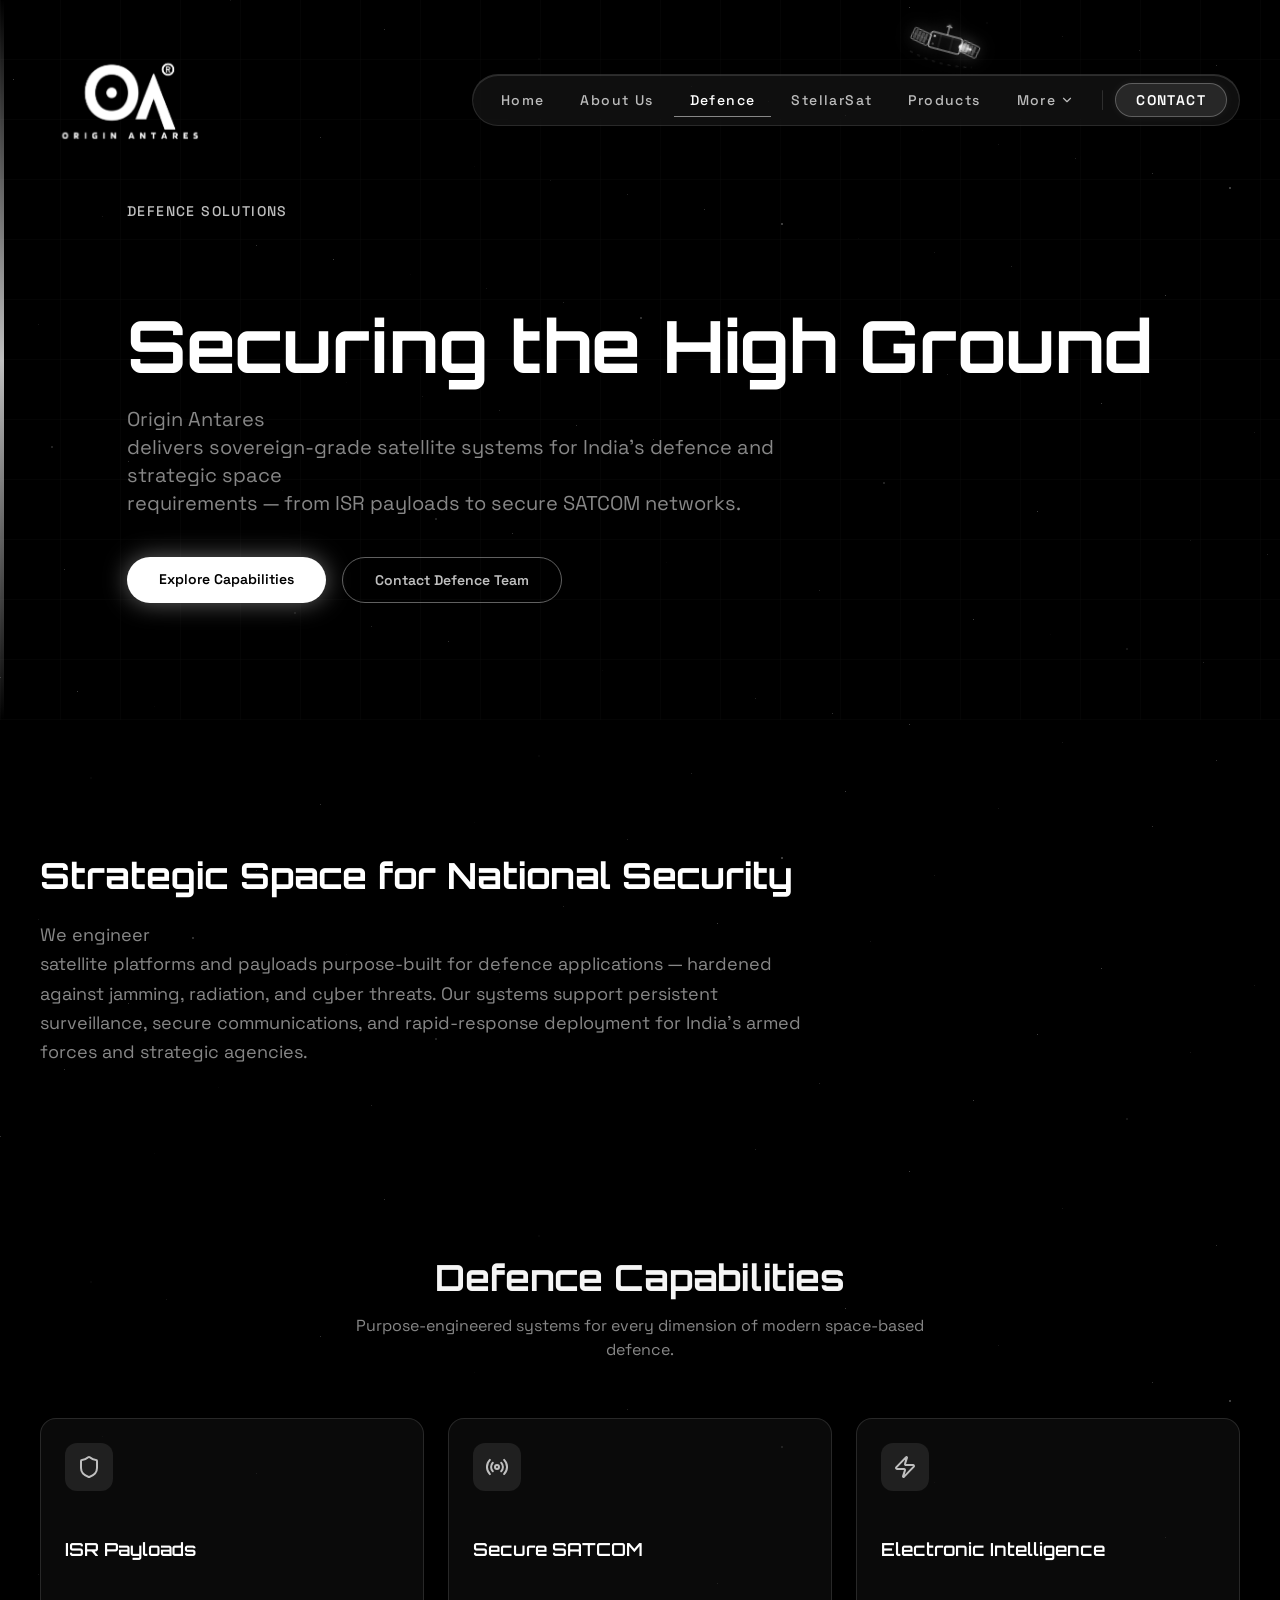
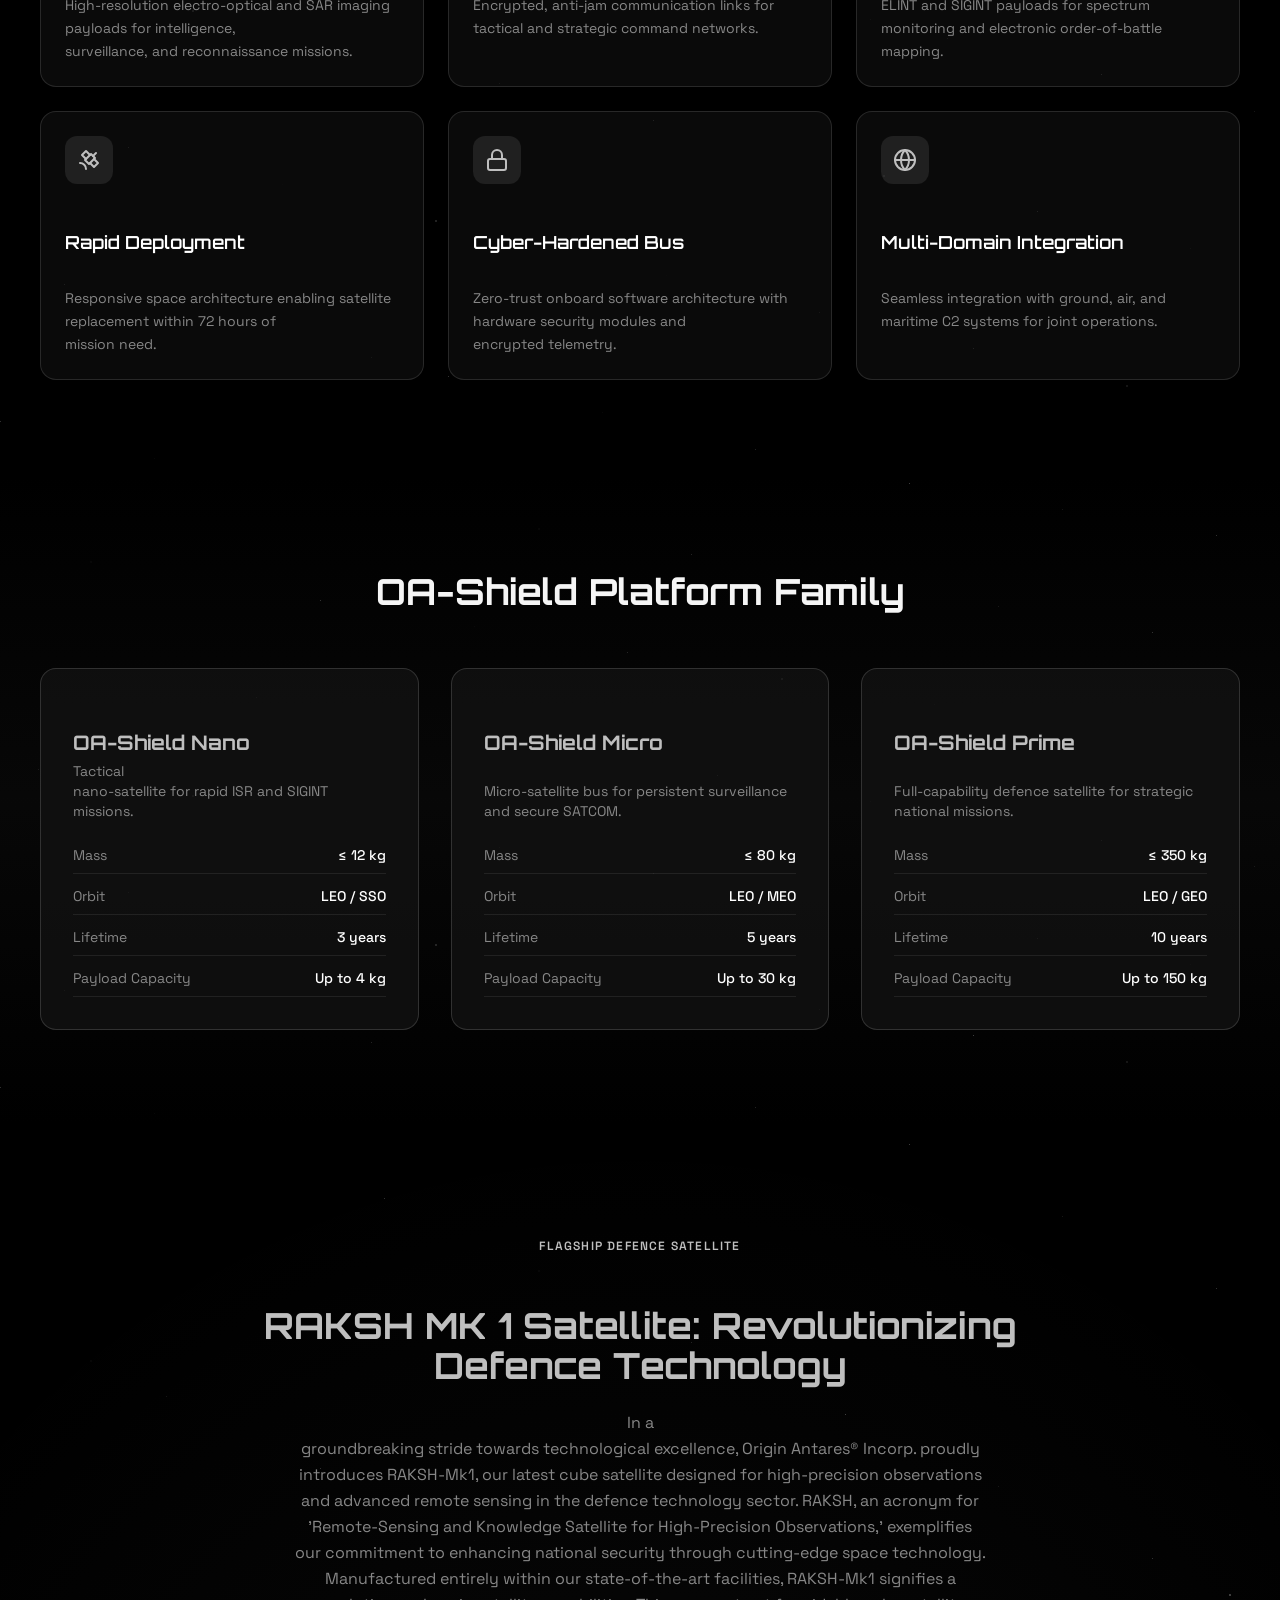
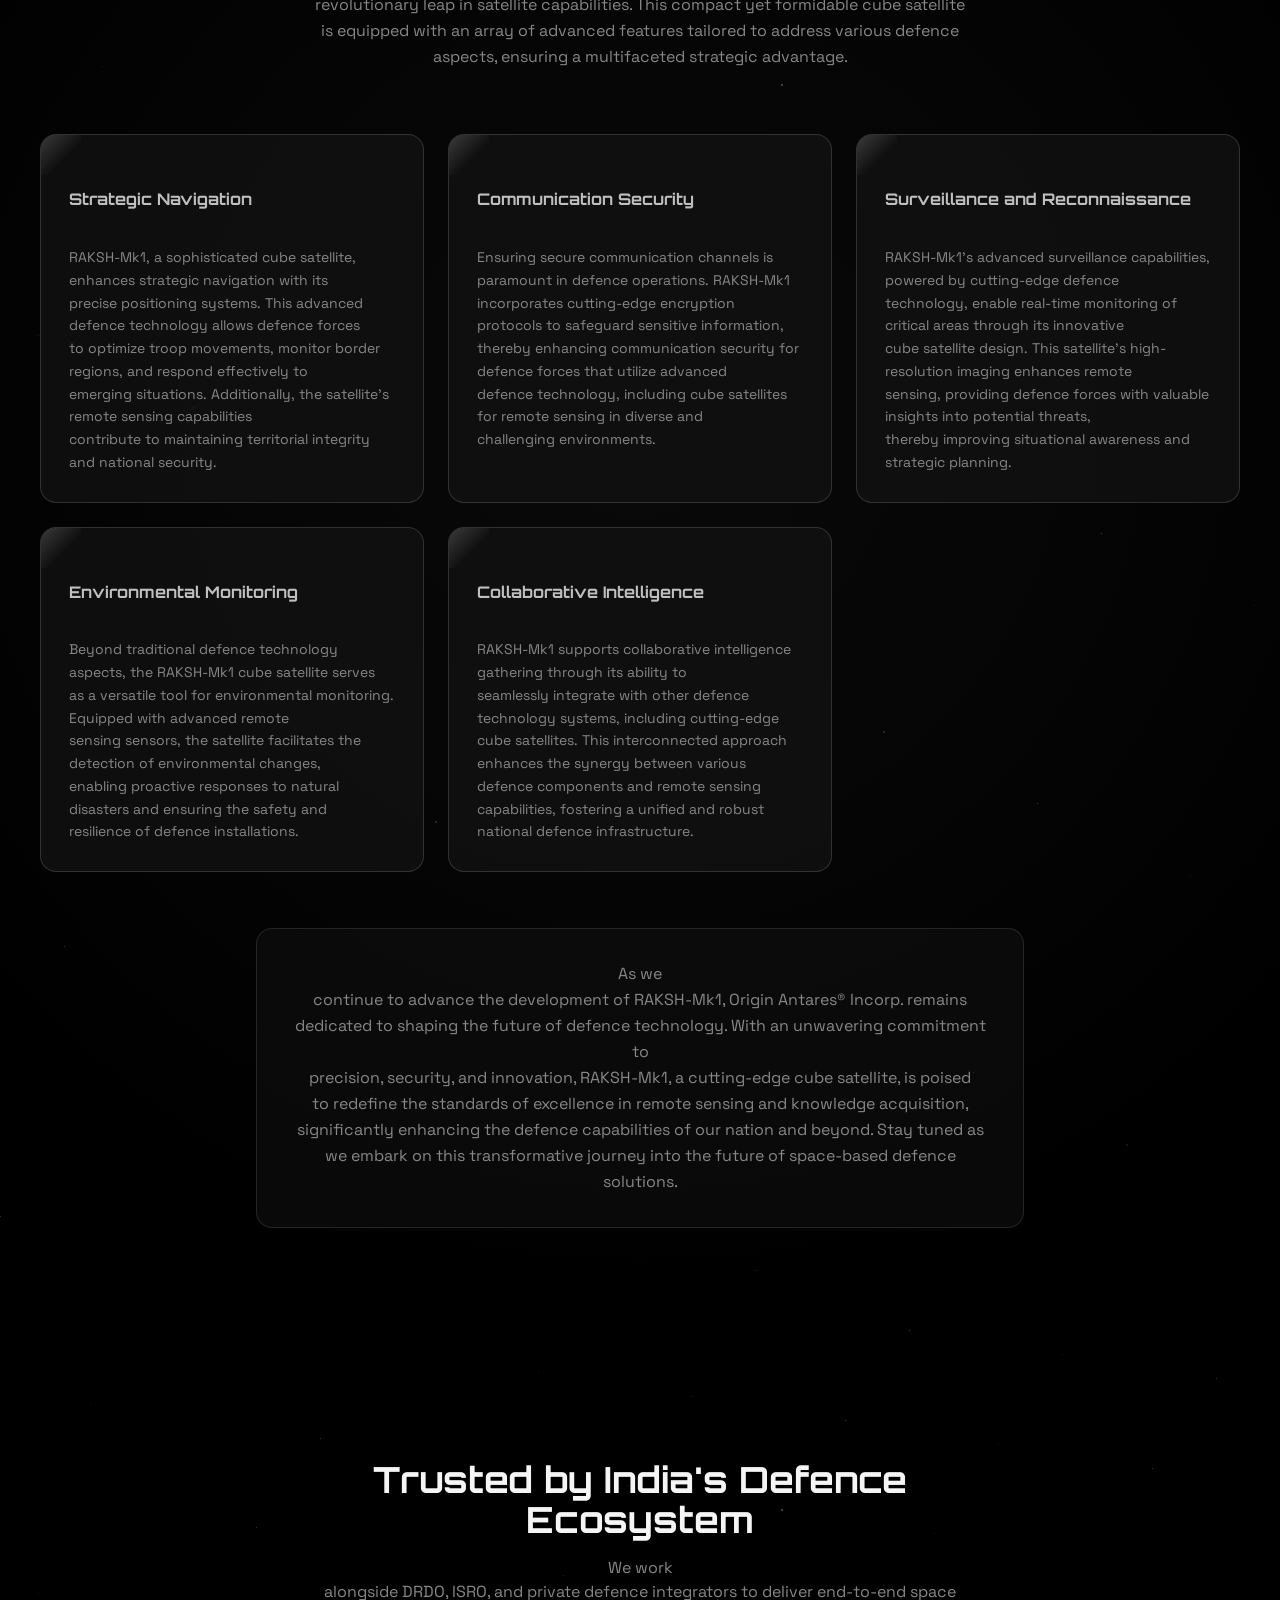
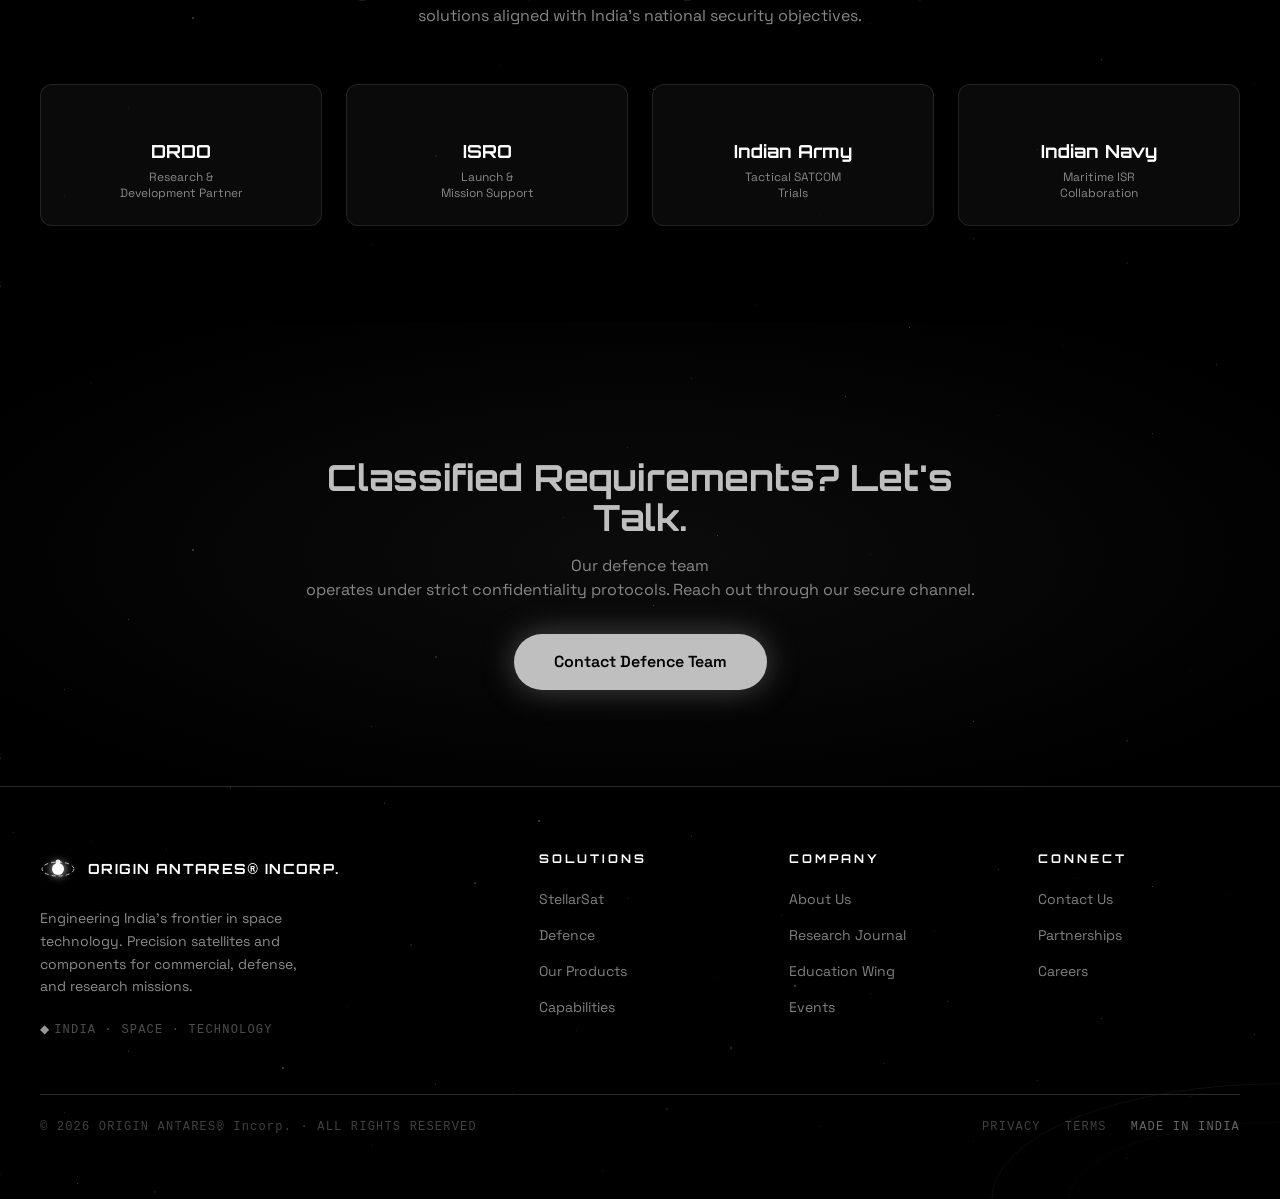
<file: defence.html>
<!DOCTYPE html>
<html lang="en">

<head>
    <meta charset="UTF-8">
    <meta name="viewport" content="width=device-width, initial-scale=1.0">
    <title>Defence Solutions — Origin Antares</title>
    <link rel="preconnect" href="https://fonts.googleapis.com">
    <link rel="preconnect" href="https://fonts.gstatic.com" crossorigin>
    <link
        href="https://fonts.googleapis.com/css2?family=Orbitron:wght@400;500;600;700;800;900&family=Space+Grotesk:wght@300;400;500;600;700&display=swap"
        rel="stylesheet">
    <link rel="stylesheet" href="css/styles.css">
</head>

<body>
    <div id="app" class="fs-unmask-airo-app-builder">
        <div class="min-h-screen bg-background flex flex-col"><svg width="0" height="0" aria-hidden="true"
                style="position: absolute;">
                <defs>
                    <filter id="lg-filter" x="-10%" y="-10%" width="120%" height="120%">
                        <feTurbulence type="fractalNoise" baseFrequency="0.7" numOctaves="2" seed="5" result="noise">
                        </feTurbulence>
                        <feDisplacementMap in="SourceGraphic" in2="noise" scale="2.5" xChannelSelector="R"
                            yChannelSelector="G"></feDisplacementMap>
                    </filter>
                </defs>
            </svg>
            <header class="fixed top-0 left-0 right-0 z-50"
                style="transition: background 0.45s, backdrop-filter 0.45s, box-shadow 0.45s, border-color 0.45s; background: transparent; backdrop-filter: none; border-bottom: 1px solid transparent; box-shadow: none;">
                <div class="absolute top-0 left-0 right-0 h-px pointer-events-none"
                    style="opacity: 0; transition: opacity 0.45s; background: linear-gradient(90deg, transparent 0%, hsl(var(--oa-glass-border)/0.35) 40%, hsl(var(--oa-glass-border)/0.2) 60%, transparent 100%);">
                </div>
                <div class="absolute pointer-events-none"
                    style="top: 8px; left: 50%; transform: translateX(-50%); transition: top 0.5s cubic-bezier(0.22, 1, 0.36, 1), left 0.5s cubic-bezier(0.22, 1, 0.36, 1), transform 0.5s cubic-bezier(0.22, 1, 0.36, 1); z-index: 10;">
                    <div class="pointer-events-none select-none"
                        style="filter: drop-shadow(rgba(255, 255, 255, 0.6) 0px 0px 8px); will-change: transform; opacity: 0.4; transform: none;">
                        <svg width="72" height="54" viewBox="0 0 72 54" fill="none" xmlns="http://www.w3.org/2000/svg"
                            aria-hidden="true">
                            <defs>
                                <radialGradient id="ns-plume" cx="0%" cy="50%" r="100%">
                                    <stop offset="0%" stop-color="rgba(255,255,255,0.95)"></stop>
                                    <stop offset="55%" stop-color="rgba(255,255,255,0.45)"></stop>
                                    <stop offset="100%" stop-color="rgba(255,255,255,0)"></stop>
                                </radialGradient>
                                <radialGradient id="ns-body" cx="50%" cy="0%" r="100%">
                                    <stop offset="0%" stop-color="rgba(255,255,255,0.13)"></stop>
                                    <stop offset="100%" stop-color="rgba(255,255,255,0)"></stop>
                                </radialGradient>
                                <filter id="ns-glow" x="-40%" y="-40%" width="180%" height="180%">
                                    <feGaussianBlur stdDeviation="1.6" result="blur"></feGaussianBlur>
                                    <feMerge>
                                        <feMergeNode in="blur"></feMergeNode>
                                        <feMergeNode in="SourceGraphic"></feMergeNode>
                                    </feMerge>
                                </filter>
                            </defs>
                            <path d="M 4 44 Q 36 52 68 44" stroke="rgba(255,255,255,0.14)" stroke-width="1" fill="none"
                                stroke-dasharray="3 5" opacity="0"></path>
                            <g opacity="0">
                                <ellipse cx="57" cy="27" ry="3.8" fill="url(#ns-plume)" rx="3" opacity="0"></ellipse>
                                <ellipse cx="60" cy="27" rx="2.2061500606359914" ry="1.5" fill="rgba(255,255,255,0.7)"
                                    opacity="0.5034594091077451"></ellipse>
                                <circle cx="62" cy="27" r="1.1998686747974716" fill="rgba(255,255,255,0.9)"
                                    opacity="0.9998686747974717"></circle>
                            </g>
                            <g style="transform-origin: 50% 50%; transform: none; transform-box: fill-box;">
                                <rect x="2" y="21" width="18" height="12" rx="1.2" fill="hsl(var(--oa-secondary))"
                                    stroke="rgba(255,255,255,0.5)" stroke-width="0.9"></rect>
                                <rect x="4" y="22.5" width="2" height="9" rx="0.4" fill="rgba(255,255,255,0.22)"
                                    stroke="rgba(255,255,255,0.38)" stroke-width="0.4"></rect>
                                <rect x="7.5" y="22.5" width="2" height="9" rx="0.4" fill="rgba(255,255,255,0.22)"
                                    stroke="rgba(255,255,255,0.38)" stroke-width="0.4"></rect>
                                <rect x="11" y="22.5" width="2" height="9" rx="0.4" fill="rgba(255,255,255,0.22)"
                                    stroke="rgba(255,255,255,0.38)" stroke-width="0.4"></rect>
                                <rect x="14.5" y="22.5" width="2" height="9" rx="0.4" fill="rgba(255,255,255,0.22)"
                                    stroke="rgba(255,255,255,0.38)" stroke-width="0.4"></rect>
                                <line x1="2" y1="27" x2="20" y2="27" stroke="rgba(255,255,255,0.22)" stroke-width="0.5">
                                </line>
                            </g>
                            <g style="transform-origin: 50% 50%; transform: none; transform-box: fill-box;">
                                <rect x="52" y="21" width="18" height="12" rx="1.2" fill="hsl(var(--oa-secondary))"
                                    stroke="rgba(255,255,255,0.5)" stroke-width="0.9"></rect>
                                <rect x="54" y="22.5" width="2" height="9" rx="0.4" fill="rgba(255,255,255,0.22)"
                                    stroke="rgba(255,255,255,0.38)" stroke-width="0.4"></rect>
                                <rect x="57.5" y="22.5" width="2" height="9" rx="0.4" fill="rgba(255,255,255,0.22)"
                                    stroke="rgba(255,255,255,0.38)" stroke-width="0.4"></rect>
                                <rect x="61" y="22.5" width="2" height="9" rx="0.4" fill="rgba(255,255,255,0.22)"
                                    stroke="rgba(255,255,255,0.38)" stroke-width="0.4"></rect>
                                <rect x="64.5" y="22.5" width="2" height="9" rx="0.4" fill="rgba(255,255,255,0.22)"
                                    stroke="rgba(255,255,255,0.38)" stroke-width="0.4"></rect>
                                <line x1="52" y1="27" x2="70" y2="27" stroke="rgba(255,255,255,0.22)"
                                    stroke-width="0.5"></line>
                            </g>
                            <rect x="20" y="19" width="32" height="16" rx="2.5" fill="hsl(var(--oa-secondary))"
                                stroke="rgba(255,255,255,0.68)" stroke-width="1.1"></rect>
                            <line x1="30" y1="19" x2="30" y2="35" stroke="rgba(255,255,255,0.18)" stroke-width="0.6">
                            </line>
                            <line x1="42" y1="19" x2="42" y2="35" stroke="rgba(255,255,255,0.18)" stroke-width="0.6">
                            </line>
                            <rect x="20" y="19" width="32" height="4" rx="2.5" fill="url(#ns-body)"></rect>
                            <rect x="52" y="23" width="7" height="8" rx="1.2" fill="rgba(255,255,255,0.12)"
                                stroke="rgba(255,255,255,0.55)" stroke-width="0.9"></rect>
                            <line x1="55.5" y1="23" x2="55.5" y2="31" stroke="rgba(255,255,255,0.2)" stroke-width="0.5">
                            </line>
                            <line x1="36" y1="19" x2="36" y2="11" stroke="rgba(255,255,255,0.75)" stroke-width="0.9">
                            </line>
                            <path d="M 33 11 Q 36 8.5 39 11" stroke="rgba(255,255,255,0.7)" stroke-width="0.9"
                                fill="none"></path>
                            <circle cx="36" cy="10" r="1.787328070125659" fill="rgba(255,255,255,0.95)"
                                filter="url(#ns-glow)" opacity="0.9891383458219934"></circle>
                            <circle cx="24" cy="23" r="1.3" fill="hsl(var(--oa-gold))" opacity="0.7513378840696532">
                            </circle>
                            <circle cx="24" cy="31" r="1.1" fill="rgba(255,255,255,0.9)" opacity="0.9"></circle>
                        </svg></div>
                </div>
                <div
                    style="display: flex; justify-content: flex-start; padding-left: 2.5rem; padding-top: 0.75rem; padding-bottom: 0px; transition: padding 0.5s cubic-bezier(0.22, 1, 0.36, 1);">
                    <a class="flex items-center" href="index.html"><img alt="Origin Antares"
                            class="block h-auto w-auto object-contain" width="440" height="120"
                            src="assets/images/images-logo-horizontal.png"
                            style="max-height: 180px; max-width: 640px; min-width: 0px; transition: max-height 0.5s cubic-bezier(0.22, 1, 0.36, 1), max-width 0.5s cubic-bezier(0.22, 1, 0.36, 1); filter: none; height: 252px; width: auto;"
                            data-airo-logo-corrected="square"></a></div>
                <div class="flex items-center px-6 lg:px-10"
                    style="justify-content: flex-end; padding-bottom: 0px; min-height: 56px; margin-top: -120px; transition: padding-bottom 0.4s, min-height 0.4s, margin-top 0.4s; position: relative;">
                    <div class="relative flex items-center gap-1 px-3 py-2 rounded-full"
                        style="background: hsl(var(--oa-glass-bg)/0.06); backdrop-filter: blur(20px) saturate(160%); border: 1px solid hsl(var(--oa-glass-border)/0.11); box-shadow: inset 0 1px 0 hsl(var(--oa-glass-border)/0.13), 0 4px 24px hsl(var(--oa-bg)/0.3);">
                        <nav aria-label="Main navigation" class="hidden md:flex items-center gap-1"><a
                                class="relative z-10 px-4 py-1.5 text-sm tracking-widest font-medium transition-colors duration-150"
                                href="index.html"
                                style="font-family: var(--font-sans); color: hsl(var(--oa-glass-bg)/0.72); border-bottom: 1px solid transparent;">Home</a><a
                                class="relative z-10 px-4 py-1.5 text-sm tracking-widest font-medium transition-colors duration-150"
                                href="about.html"
                                style="font-family: var(--font-sans); color: hsl(var(--oa-glass-bg)/0.72); border-bottom: 1px solid transparent;">About
                                Us</a><a
                                class="relative z-10 px-4 py-1.5 text-sm tracking-widest font-medium transition-colors duration-150"
                                href="defence.html"
                                style="font-family: var(--font-sans); color: hsl(var(--oa-cyan)); border-bottom: 1px solid hsl(var(--oa-glass-border)/0.5);">Defence</a><a
                                class="relative z-10 px-4 py-1.5 text-sm tracking-widest font-medium transition-colors duration-150"
                                href="stellarsat.html"
                                style="font-family: var(--font-sans); color: hsl(var(--oa-glass-bg)/0.72); border-bottom: 1px solid transparent;">StellarSat</a><a
                                class="relative z-10 px-4 py-1.5 text-sm tracking-widest font-medium transition-colors duration-150"
                                href="products.html"
                                style="font-family: var(--font-sans); color: hsl(var(--oa-glass-bg)/0.72); border-bottom: 1px solid transparent;">Products</a>
                            <div class="relative z-10"><button
                                    class="flex items-center gap-1 px-4 py-1.5 text-sm tracking-widest font-medium transition-colors duration-150"
                                    aria-expanded="false" aria-haspopup="true"
                                    style="font-family: var(--font-sans); color: hsl(var(--oa-glass-bg)/0.72); background: none; border-width: medium medium 1px; border-style: none none solid; border-color: currentcolor currentcolor transparent; border-image: none; cursor: pointer;">More<span
                                        style="display: flex; transform: none;"><svg xmlns="http://www.w3.org/2000/svg"
                                            width="14" height="14" viewBox="0 0 24 24" fill="none" stroke="currentColor"
                                            stroke-width="2" stroke-linecap="round" stroke-linejoin="round"
                                            class="lucide lucide-chevron-down">
                                            <path d="m6 9 6 6 6-6"></path>
                                        </svg></span></button></div>
                        </nav>
                        <div class="hidden md:block w-px h-5 mx-2 rounded-full shrink-0"
                            style="background: hsl(var(--oa-glass-border)/0.13);"></div><a
                            class="hidden md:inline-flex items-center px-5 py-1.5 text-sm font-semibold tracking-widest rounded-full shrink-0 transition-all duration-200"
                            href="contact.html"
                            style="font-family: var(--font-sans); color: hsl(var(--oa-cyan)); background: hsl(var(--oa-glass-bg)/0.1); border: 1px solid hsl(var(--oa-glass-border)/0.25); box-shadow: 0 0 10px hsl(var(--oa-glass-bg)/0.06);">CONTACT</a><button
                            class="md:hidden text-white p-1.5 z-10" aria-label="Open menu"><svg
                                xmlns="http://www.w3.org/2000/svg" width="20" height="20" viewBox="0 0 24 24"
                                fill="none" stroke="currentColor" stroke-width="2" stroke-linecap="round"
                                stroke-linejoin="round" class="lucide lucide-menu">
                                <line x1="4" x2="20" y1="12" y2="12"></line>
                                <line x1="4" x2="20" y1="6" y2="6"></line>
                                <line x1="4" x2="20" y1="18" y2="18"></line>
                            </svg></button>
                    </div>
                </div>
            </header>
            <main>
                <section class="relative min-h-[80vh] flex items-center overflow-hidden">
                    <div class="absolute inset-0 pointer-events-none" aria-hidden="true">
                        <div class="absolute rounded-full bg-white"
                            style="width: 2px; height: 2px; opacity: 0.04; top: 13%; left: 7%;"></div>
                        <div class="absolute rounded-full bg-white"
                            style="width: 1px; height: 1px; opacity: 0.11; top: 50%; left: 68%;"></div>
                        <div class="absolute rounded-full bg-white"
                            style="width: 1px; height: 1px; opacity: 0.18; top: 87%; left: 29%;"></div>
                        <div class="absolute rounded-full bg-white"
                            style="width: 1px; height: 1px; opacity: 0.25; top: 24%; left: 90%;"></div>
                        <div class="absolute rounded-full bg-white"
                            style="width: 1px; height: 1px; opacity: 0.32; top: 61%; left: 51%;"></div>
                        <div class="absolute rounded-full bg-white"
                            style="width: 1px; height: 1px; opacity: 0.04; top: 98%; left: 12%;"></div>
                        <div class="absolute rounded-full bg-white"
                            style="width: 1px; height: 1px; opacity: 0.11; top: 35%; left: 73%;"></div>
                        <div class="absolute rounded-full bg-white"
                            style="width: 2px; height: 2px; opacity: 0.18; top: 72%; left: 34%;"></div>
                        <div class="absolute rounded-full bg-white"
                            style="width: 1px; height: 1px; opacity: 0.25; top: 9%; left: 95%;"></div>
                        <div class="absolute rounded-full bg-white"
                            style="width: 1px; height: 1px; opacity: 0.32; top: 46%; left: 56%;"></div>
                        <div class="absolute rounded-full bg-white"
                            style="width: 1px; height: 1px; opacity: 0.04; top: 83%; left: 17%;"></div>
                        <div class="absolute rounded-full bg-white"
                            style="width: 1px; height: 1px; opacity: 0.11; top: 20%; left: 78%;"></div>
                        <div class="absolute rounded-full bg-white"
                            style="width: 1px; height: 1px; opacity: 0.18; top: 57%; left: 39%;"></div>
                        <div class="absolute rounded-full bg-white"
                            style="width: 1px; height: 1px; opacity: 0.25; top: 94%; left: 0%;"></div>
                        <div class="absolute rounded-full bg-white"
                            style="width: 2px; height: 2px; opacity: 0.32; top: 31%; left: 61%;"></div>
                        <div class="absolute rounded-full bg-white"
                            style="width: 1px; height: 1px; opacity: 0.04; top: 68%; left: 22%;"></div>
                        <div class="absolute rounded-full bg-white"
                            style="width: 1px; height: 1px; opacity: 0.11; top: 5%; left: 83%;"></div>
                        <div class="absolute rounded-full bg-white"
                            style="width: 1px; height: 1px; opacity: 0.18; top: 42%; left: 44%;"></div>
                        <div class="absolute rounded-full bg-white"
                            style="width: 1px; height: 1px; opacity: 0.25; top: 79%; left: 5%;"></div>
                        <div class="absolute rounded-full bg-white"
                            style="width: 1px; height: 1px; opacity: 0.32; top: 16%; left: 66%;"></div>
                        <div class="absolute rounded-full bg-white"
                            style="width: 1px; height: 1px; opacity: 0.04; top: 53%; left: 27%;"></div>
                        <div class="absolute rounded-full bg-white"
                            style="width: 2px; height: 2px; opacity: 0.11; top: 90%; left: 88%;"></div>
                        <div class="absolute rounded-full bg-white"
                            style="width: 1px; height: 1px; opacity: 0.18; top: 27%; left: 49%;"></div>
                        <div class="absolute rounded-full bg-white"
                            style="width: 1px; height: 1px; opacity: 0.25; top: 64%; left: 10%;"></div>
                        <div class="absolute rounded-full bg-white"
                            style="width: 1px; height: 1px; opacity: 0.32; top: 1%; left: 71%;"></div>
                        <div class="absolute rounded-full bg-white"
                            style="width: 1px; height: 1px; opacity: 0.04; top: 38%; left: 32%;"></div>
                        <div class="absolute rounded-full bg-white"
                            style="width: 1px; height: 1px; opacity: 0.11; top: 75%; left: 93%;"></div>
                        <div class="absolute rounded-full bg-white"
                            style="width: 1px; height: 1px; opacity: 0.18; top: 12%; left: 54%;"></div>
                        <div class="absolute rounded-full bg-white"
                            style="width: 2px; height: 2px; opacity: 0.25; top: 49%; left: 15%;"></div>
                        <div class="absolute rounded-full bg-white"
                            style="width: 1px; height: 1px; opacity: 0.32; top: 86%; left: 76%;"></div>
                        <div class="absolute rounded-full bg-white"
                            style="width: 1px; height: 1px; opacity: 0.04; top: 23%; left: 37%;"></div>
                        <div class="absolute rounded-full bg-white"
                            style="width: 1px; height: 1px; opacity: 0.11; top: 60%; left: 98%;"></div>
                        <div class="absolute rounded-full bg-white"
                            style="width: 1px; height: 1px; opacity: 0.18; top: 97%; left: 59%;"></div>
                        <div class="absolute rounded-full bg-white"
                            style="width: 1px; height: 1px; opacity: 0.25; top: 34%; left: 20%;"></div>
                        <div class="absolute rounded-full bg-white"
                            style="width: 1px; height: 1px; opacity: 0.32; top: 71%; left: 81%;"></div>
                        <div class="absolute rounded-full bg-white"
                            style="width: 2px; height: 2px; opacity: 0.04; top: 8%; left: 42%;"></div>
                        <div class="absolute rounded-full bg-white"
                            style="width: 1px; height: 1px; opacity: 0.11; top: 45%; left: 3%;"></div>
                        <div class="absolute rounded-full bg-white"
                            style="width: 1px; height: 1px; opacity: 0.18; top: 82%; left: 64%;"></div>
                        <div class="absolute rounded-full bg-white"
                            style="width: 1px; height: 1px; opacity: 0.25; top: 19%; left: 25%;"></div>
                        <div class="absolute rounded-full bg-white"
                            style="width: 1px; height: 1px; opacity: 0.32; top: 56%; left: 86%;"></div>
                        <div class="absolute rounded-full bg-white"
                            style="width: 1px; height: 1px; opacity: 0.04; top: 93%; left: 47%;"></div>
                        <div class="absolute rounded-full bg-white"
                            style="width: 1px; height: 1px; opacity: 0.11; top: 30%; left: 8%;"></div>
                        <div class="absolute rounded-full bg-white"
                            style="width: 2px; height: 2px; opacity: 0.18; top: 67%; left: 69%;"></div>
                        <div class="absolute rounded-full bg-white"
                            style="width: 1px; height: 1px; opacity: 0.25; top: 4%; left: 30%;"></div>
                        <div class="absolute rounded-full bg-white"
                            style="width: 1px; height: 1px; opacity: 0.32; top: 41%; left: 91%;"></div>
                        <div class="absolute rounded-full bg-white"
                            style="width: 1px; height: 1px; opacity: 0.04; top: 78%; left: 52%;"></div>
                        <div class="absolute rounded-full bg-white"
                            style="width: 1px; height: 1px; opacity: 0.11; top: 15%; left: 13%;"></div>
                        <div class="absolute rounded-full bg-white"
                            style="width: 1px; height: 1px; opacity: 0.18; top: 52%; left: 74%;"></div>
                        <div class="absolute rounded-full bg-white"
                            style="width: 1px; height: 1px; opacity: 0.25; top: 89%; left: 35%;"></div>
                        <div class="absolute rounded-full bg-white"
                            style="width: 2px; height: 2px; opacity: 0.32; top: 26%; left: 96%;"></div>
                        <div class="absolute rounded-full bg-white"
                            style="width: 1px; height: 1px; opacity: 0.04; top: 63%; left: 57%;"></div>
                        <div class="absolute rounded-full bg-white"
                            style="width: 1px; height: 1px; opacity: 0.11; top: 0%; left: 18%;"></div>
                        <div class="absolute rounded-full bg-white"
                            style="width: 1px; height: 1px; opacity: 0.18; top: 37%; left: 79%;"></div>
                        <div class="absolute rounded-full bg-white"
                            style="width: 1px; height: 1px; opacity: 0.25; top: 74%; left: 40%;"></div>
                        <div class="absolute rounded-full bg-white"
                            style="width: 1px; height: 1px; opacity: 0.32; top: 11%; left: 1%;"></div>
                        <div class="absolute rounded-full bg-white"
                            style="width: 1px; height: 1px; opacity: 0.04; top: 48%; left: 62%;"></div>
                        <div class="absolute rounded-full bg-white"
                            style="width: 2px; height: 2px; opacity: 0.11; top: 85%; left: 23%;"></div>
                        <div class="absolute rounded-full bg-white"
                            style="width: 1px; height: 1px; opacity: 0.18; top: 22%; left: 84%;"></div>
                        <div class="absolute rounded-full bg-white"
                            style="width: 1px; height: 1px; opacity: 0.25; top: 59%; left: 45%;"></div>
                        <div class="absolute rounded-full bg-white"
                            style="width: 1px; height: 1px; opacity: 0.32; top: 96%; left: 6%;"></div>
                        <div class="absolute rounded-full bg-white"
                            style="width: 1px; height: 1px; opacity: 0.04; top: 33%; left: 67%;"></div>
                        <div class="absolute rounded-full bg-white"
                            style="width: 1px; height: 1px; opacity: 0.11; top: 70%; left: 28%;"></div>
                        <div class="absolute rounded-full bg-white"
                            style="width: 1px; height: 1px; opacity: 0.18; top: 7%; left: 89%;"></div>
                        <div class="absolute rounded-full bg-white"
                            style="width: 2px; height: 2px; opacity: 0.25; top: 44%; left: 50%;"></div>
                        <div class="absolute rounded-full bg-white"
                            style="width: 1px; height: 1px; opacity: 0.32; top: 81%; left: 11%;"></div>
                        <div class="absolute rounded-full bg-white"
                            style="width: 1px; height: 1px; opacity: 0.04; top: 18%; left: 72%;"></div>
                        <div class="absolute rounded-full bg-white"
                            style="width: 1px; height: 1px; opacity: 0.11; top: 55%; left: 33%;"></div>
                        <div class="absolute rounded-full bg-white"
                            style="width: 1px; height: 1px; opacity: 0.18; top: 92%; left: 94%;"></div>
                        <div class="absolute rounded-full bg-white"
                            style="width: 1px; height: 1px; opacity: 0.25; top: 29%; left: 55%;"></div>
                        <div class="absolute rounded-full bg-white"
                            style="width: 1px; height: 1px; opacity: 0.32; top: 66%; left: 16%;"></div>
                        <div class="absolute rounded-full bg-white"
                            style="width: 2px; height: 2px; opacity: 0.04; top: 3%; left: 77%;"></div>
                        <div class="absolute rounded-full bg-white"
                            style="width: 1px; height: 1px; opacity: 0.11; top: 40%; left: 38%;"></div>
                        <div class="absolute rounded-full bg-white"
                            style="width: 1px; height: 1px; opacity: 0.18; top: 77%; left: 99%;"></div>
                        <div class="absolute rounded-full bg-white"
                            style="width: 1px; height: 1px; opacity: 0.25; top: 14%; left: 60%;"></div>
                        <div class="absolute rounded-full bg-white"
                            style="width: 1px; height: 1px; opacity: 0.32; top: 51%; left: 21%;"></div>
                        <div class="absolute rounded-full bg-white"
                            style="width: 1px; height: 1px; opacity: 0.04; top: 88%; left: 82%;"></div>
                        <div class="absolute rounded-full bg-white"
                            style="width: 1px; height: 1px; opacity: 0.11; top: 25%; left: 43%;"></div>
                        <div class="absolute rounded-full bg-white"
                            style="width: 2px; height: 2px; opacity: 0.18; top: 62%; left: 4%;"></div>
                        <div class="absolute rounded-full bg-white"
                            style="width: 1px; height: 1px; opacity: 0.25; top: 99%; left: 65%;"></div>
                        <div class="absolute rounded-full bg-white"
                            style="width: 1px; height: 1px; opacity: 0.32; top: 36%; left: 26%;"></div>
                    </div>
                    <div class="absolute inset-0 pointer-events-none opacity-5" aria-hidden="true"
                        style="background-image: repeating-linear-gradient(0deg,hsl(var(--oa-cyan)/0.4) 0,hsl(var(--oa-cyan)/0.4) 1px,transparent 1px,transparent 60px),repeating-linear-gradient(90deg,hsl(var(--oa-cyan)/0.4) 0,hsl(var(--oa-cyan)/0.4) 1px,transparent 1px,transparent 60px);">
                    </div>
                    <div class="absolute left-0 top-0 bottom-0 w-1"
                        style="background: linear-gradient(180deg,transparent,hsl(var(--oa-gold)),transparent);"></div>
                    <div class="relative max-w-7xl mx-auto px-6 lg:px-10 pt-40 pb-24">
                        <p class="text-sm font-medium tracking-widest uppercase mb-4"
                            style="white-space: pre-line; color: hsl(var(--oa-gold)); opacity: 1; transform: none;">
                            Defence Solutions</p>
                        <h1 class="text-5xl md:text-7xl font-bold mb-6 leading-tight"
                            style="white-space: pre-line; font-family: var(--font-heading); color: hsl(var(--oa-cyan)); opacity: 0; transform: translateY(0.664688px);">
                            Securing the High Ground</h1>
                        <p class="text-lg md:text-xl text-muted-foreground max-w-2xl mb-10 leading-relaxed"
                            style="white-space: pre-line; opacity: 0; transform: translateY(1.54241px);">Origin Antares
                            delivers sovereign-grade satellite systems for India's defence and strategic space
                            requirements — from ISR payloads to secure SATCOM networks.</p>
                        <div class="flex flex-wrap gap-4" style="opacity: 0; transform: translateY(2.63759px);"><a
                                class="px-8 py-3 rounded-full font-semibold text-sm transition-all duration-200"
                                href="contact.html"
                                style="background: hsl(var(--oa-cyan)); color: hsl(var(--background)); box-shadow: 0 0 24px hsl(var(--oa-cyan)/0.4);">Explore
                                Capabilities</a><a
                                class="px-8 py-3 rounded-full font-semibold text-sm border transition-all duration-200 hover:bg-white/5"
                                href="contact.html"
                                style="border-color: hsl(var(--oa-gold)/0.5); color: hsl(var(--oa-gold));">Contact
                                Defence Team</a></div>
                    </div>
                </section>
                <section class="relative py-24 overflow-hidden">
                    <div class="absolute inset-0 pointer-events-none" aria-hidden="true">
                        <div class="absolute rounded-full bg-white"
                            style="width: 2px; height: 2px; opacity: 0.04; top: 13%; left: 7%;"></div>
                        <div class="absolute rounded-full bg-white"
                            style="width: 1px; height: 1px; opacity: 0.11; top: 50%; left: 68%;"></div>
                        <div class="absolute rounded-full bg-white"
                            style="width: 1px; height: 1px; opacity: 0.18; top: 87%; left: 29%;"></div>
                        <div class="absolute rounded-full bg-white"
                            style="width: 1px; height: 1px; opacity: 0.25; top: 24%; left: 90%;"></div>
                        <div class="absolute rounded-full bg-white"
                            style="width: 1px; height: 1px; opacity: 0.32; top: 61%; left: 51%;"></div>
                        <div class="absolute rounded-full bg-white"
                            style="width: 1px; height: 1px; opacity: 0.04; top: 98%; left: 12%;"></div>
                        <div class="absolute rounded-full bg-white"
                            style="width: 1px; height: 1px; opacity: 0.11; top: 35%; left: 73%;"></div>
                        <div class="absolute rounded-full bg-white"
                            style="width: 2px; height: 2px; opacity: 0.18; top: 72%; left: 34%;"></div>
                        <div class="absolute rounded-full bg-white"
                            style="width: 1px; height: 1px; opacity: 0.25; top: 9%; left: 95%;"></div>
                        <div class="absolute rounded-full bg-white"
                            style="width: 1px; height: 1px; opacity: 0.32; top: 46%; left: 56%;"></div>
                        <div class="absolute rounded-full bg-white"
                            style="width: 1px; height: 1px; opacity: 0.04; top: 83%; left: 17%;"></div>
                        <div class="absolute rounded-full bg-white"
                            style="width: 1px; height: 1px; opacity: 0.11; top: 20%; left: 78%;"></div>
                        <div class="absolute rounded-full bg-white"
                            style="width: 1px; height: 1px; opacity: 0.18; top: 57%; left: 39%;"></div>
                        <div class="absolute rounded-full bg-white"
                            style="width: 1px; height: 1px; opacity: 0.25; top: 94%; left: 0%;"></div>
                        <div class="absolute rounded-full bg-white"
                            style="width: 2px; height: 2px; opacity: 0.32; top: 31%; left: 61%;"></div>
                        <div class="absolute rounded-full bg-white"
                            style="width: 1px; height: 1px; opacity: 0.04; top: 68%; left: 22%;"></div>
                        <div class="absolute rounded-full bg-white"
                            style="width: 1px; height: 1px; opacity: 0.11; top: 5%; left: 83%;"></div>
                        <div class="absolute rounded-full bg-white"
                            style="width: 1px; height: 1px; opacity: 0.18; top: 42%; left: 44%;"></div>
                        <div class="absolute rounded-full bg-white"
                            style="width: 1px; height: 1px; opacity: 0.25; top: 79%; left: 5%;"></div>
                        <div class="absolute rounded-full bg-white"
                            style="width: 1px; height: 1px; opacity: 0.32; top: 16%; left: 66%;"></div>
                        <div class="absolute rounded-full bg-white"
                            style="width: 1px; height: 1px; opacity: 0.04; top: 53%; left: 27%;"></div>
                        <div class="absolute rounded-full bg-white"
                            style="width: 2px; height: 2px; opacity: 0.11; top: 90%; left: 88%;"></div>
                        <div class="absolute rounded-full bg-white"
                            style="width: 1px; height: 1px; opacity: 0.18; top: 27%; left: 49%;"></div>
                        <div class="absolute rounded-full bg-white"
                            style="width: 1px; height: 1px; opacity: 0.25; top: 64%; left: 10%;"></div>
                        <div class="absolute rounded-full bg-white"
                            style="width: 1px; height: 1px; opacity: 0.32; top: 1%; left: 71%;"></div>
                        <div class="absolute rounded-full bg-white"
                            style="width: 1px; height: 1px; opacity: 0.04; top: 38%; left: 32%;"></div>
                        <div class="absolute rounded-full bg-white"
                            style="width: 1px; height: 1px; opacity: 0.11; top: 75%; left: 93%;"></div>
                        <div class="absolute rounded-full bg-white"
                            style="width: 1px; height: 1px; opacity: 0.18; top: 12%; left: 54%;"></div>
                        <div class="absolute rounded-full bg-white"
                            style="width: 2px; height: 2px; opacity: 0.25; top: 49%; left: 15%;"></div>
                        <div class="absolute rounded-full bg-white"
                            style="width: 1px; height: 1px; opacity: 0.32; top: 86%; left: 76%;"></div>
                        <div class="absolute rounded-full bg-white"
                            style="width: 1px; height: 1px; opacity: 0.04; top: 23%; left: 37%;"></div>
                        <div class="absolute rounded-full bg-white"
                            style="width: 1px; height: 1px; opacity: 0.11; top: 60%; left: 98%;"></div>
                        <div class="absolute rounded-full bg-white"
                            style="width: 1px; height: 1px; opacity: 0.18; top: 97%; left: 59%;"></div>
                        <div class="absolute rounded-full bg-white"
                            style="width: 1px; height: 1px; opacity: 0.25; top: 34%; left: 20%;"></div>
                        <div class="absolute rounded-full bg-white"
                            style="width: 1px; height: 1px; opacity: 0.32; top: 71%; left: 81%;"></div>
                        <div class="absolute rounded-full bg-white"
                            style="width: 2px; height: 2px; opacity: 0.04; top: 8%; left: 42%;"></div>
                        <div class="absolute rounded-full bg-white"
                            style="width: 1px; height: 1px; opacity: 0.11; top: 45%; left: 3%;"></div>
                        <div class="absolute rounded-full bg-white"
                            style="width: 1px; height: 1px; opacity: 0.18; top: 82%; left: 64%;"></div>
                        <div class="absolute rounded-full bg-white"
                            style="width: 1px; height: 1px; opacity: 0.25; top: 19%; left: 25%;"></div>
                        <div class="absolute rounded-full bg-white"
                            style="width: 1px; height: 1px; opacity: 0.32; top: 56%; left: 86%;"></div>
                    </div>
                    <div class="relative max-w-7xl mx-auto px-6 lg:px-10">
                        <div class="max-w-3xl">
                            <h2 class="text-3xl md:text-4xl font-bold mb-6"
                                style="white-space: pre-line; font-family: var(--font-heading); color: hsl(var(--oa-cyan)); opacity: 1; transform: none;">
                                Strategic Space for National Security</h2>
                            <p class="text-lg text-muted-foreground leading-relaxed"
                                style="white-space: pre-line; opacity: 0; transform: translateY(28px);">We engineer
                                satellite platforms and payloads purpose-built for defence applications — hardened
                                against jamming, radiation, and cyber threats. Our systems support persistent
                                surveillance, secure communications, and rapid-response deployment for India's armed
                                forces and strategic agencies.</p>
                        </div>
                    </div>
                </section>
                <section class="relative py-24 overflow-hidden">
                    <div class="absolute inset-0 pointer-events-none" aria-hidden="true">
                        <div class="absolute rounded-full bg-white"
                            style="width: 2px; height: 2px; opacity: 0.04; top: 13%; left: 7%;"></div>
                        <div class="absolute rounded-full bg-white"
                            style="width: 1px; height: 1px; opacity: 0.11; top: 50%; left: 68%;"></div>
                        <div class="absolute rounded-full bg-white"
                            style="width: 1px; height: 1px; opacity: 0.18; top: 87%; left: 29%;"></div>
                        <div class="absolute rounded-full bg-white"
                            style="width: 1px; height: 1px; opacity: 0.25; top: 24%; left: 90%;"></div>
                        <div class="absolute rounded-full bg-white"
                            style="width: 1px; height: 1px; opacity: 0.32; top: 61%; left: 51%;"></div>
                        <div class="absolute rounded-full bg-white"
                            style="width: 1px; height: 1px; opacity: 0.04; top: 98%; left: 12%;"></div>
                        <div class="absolute rounded-full bg-white"
                            style="width: 1px; height: 1px; opacity: 0.11; top: 35%; left: 73%;"></div>
                        <div class="absolute rounded-full bg-white"
                            style="width: 2px; height: 2px; opacity: 0.18; top: 72%; left: 34%;"></div>
                        <div class="absolute rounded-full bg-white"
                            style="width: 1px; height: 1px; opacity: 0.25; top: 9%; left: 95%;"></div>
                        <div class="absolute rounded-full bg-white"
                            style="width: 1px; height: 1px; opacity: 0.32; top: 46%; left: 56%;"></div>
                        <div class="absolute rounded-full bg-white"
                            style="width: 1px; height: 1px; opacity: 0.04; top: 83%; left: 17%;"></div>
                        <div class="absolute rounded-full bg-white"
                            style="width: 1px; height: 1px; opacity: 0.11; top: 20%; left: 78%;"></div>
                        <div class="absolute rounded-full bg-white"
                            style="width: 1px; height: 1px; opacity: 0.18; top: 57%; left: 39%;"></div>
                        <div class="absolute rounded-full bg-white"
                            style="width: 1px; height: 1px; opacity: 0.25; top: 94%; left: 0%;"></div>
                        <div class="absolute rounded-full bg-white"
                            style="width: 2px; height: 2px; opacity: 0.32; top: 31%; left: 61%;"></div>
                        <div class="absolute rounded-full bg-white"
                            style="width: 1px; height: 1px; opacity: 0.04; top: 68%; left: 22%;"></div>
                        <div class="absolute rounded-full bg-white"
                            style="width: 1px; height: 1px; opacity: 0.11; top: 5%; left: 83%;"></div>
                        <div class="absolute rounded-full bg-white"
                            style="width: 1px; height: 1px; opacity: 0.18; top: 42%; left: 44%;"></div>
                        <div class="absolute rounded-full bg-white"
                            style="width: 1px; height: 1px; opacity: 0.25; top: 79%; left: 5%;"></div>
                        <div class="absolute rounded-full bg-white"
                            style="width: 1px; height: 1px; opacity: 0.32; top: 16%; left: 66%;"></div>
                        <div class="absolute rounded-full bg-white"
                            style="width: 1px; height: 1px; opacity: 0.04; top: 53%; left: 27%;"></div>
                        <div class="absolute rounded-full bg-white"
                            style="width: 2px; height: 2px; opacity: 0.11; top: 90%; left: 88%;"></div>
                        <div class="absolute rounded-full bg-white"
                            style="width: 1px; height: 1px; opacity: 0.18; top: 27%; left: 49%;"></div>
                        <div class="absolute rounded-full bg-white"
                            style="width: 1px; height: 1px; opacity: 0.25; top: 64%; left: 10%;"></div>
                        <div class="absolute rounded-full bg-white"
                            style="width: 1px; height: 1px; opacity: 0.32; top: 1%; left: 71%;"></div>
                        <div class="absolute rounded-full bg-white"
                            style="width: 1px; height: 1px; opacity: 0.04; top: 38%; left: 32%;"></div>
                        <div class="absolute rounded-full bg-white"
                            style="width: 1px; height: 1px; opacity: 0.11; top: 75%; left: 93%;"></div>
                        <div class="absolute rounded-full bg-white"
                            style="width: 1px; height: 1px; opacity: 0.18; top: 12%; left: 54%;"></div>
                        <div class="absolute rounded-full bg-white"
                            style="width: 2px; height: 2px; opacity: 0.25; top: 49%; left: 15%;"></div>
                        <div class="absolute rounded-full bg-white"
                            style="width: 1px; height: 1px; opacity: 0.32; top: 86%; left: 76%;"></div>
                        <div class="absolute rounded-full bg-white"
                            style="width: 1px; height: 1px; opacity: 0.04; top: 23%; left: 37%;"></div>
                        <div class="absolute rounded-full bg-white"
                            style="width: 1px; height: 1px; opacity: 0.11; top: 60%; left: 98%;"></div>
                        <div class="absolute rounded-full bg-white"
                            style="width: 1px; height: 1px; opacity: 0.18; top: 97%; left: 59%;"></div>
                        <div class="absolute rounded-full bg-white"
                            style="width: 1px; height: 1px; opacity: 0.25; top: 34%; left: 20%;"></div>
                        <div class="absolute rounded-full bg-white"
                            style="width: 1px; height: 1px; opacity: 0.32; top: 71%; left: 81%;"></div>
                        <div class="absolute rounded-full bg-white"
                            style="width: 2px; height: 2px; opacity: 0.04; top: 8%; left: 42%;"></div>
                        <div class="absolute rounded-full bg-white"
                            style="width: 1px; height: 1px; opacity: 0.11; top: 45%; left: 3%;"></div>
                        <div class="absolute rounded-full bg-white"
                            style="width: 1px; height: 1px; opacity: 0.18; top: 82%; left: 64%;"></div>
                        <div class="absolute rounded-full bg-white"
                            style="width: 1px; height: 1px; opacity: 0.25; top: 19%; left: 25%;"></div>
                        <div class="absolute rounded-full bg-white"
                            style="width: 1px; height: 1px; opacity: 0.32; top: 56%; left: 86%;"></div>
                        <div class="absolute rounded-full bg-white"
                            style="width: 1px; height: 1px; opacity: 0.04; top: 93%; left: 47%;"></div>
                        <div class="absolute rounded-full bg-white"
                            style="width: 1px; height: 1px; opacity: 0.11; top: 30%; left: 8%;"></div>
                        <div class="absolute rounded-full bg-white"
                            style="width: 2px; height: 2px; opacity: 0.18; top: 67%; left: 69%;"></div>
                        <div class="absolute rounded-full bg-white"
                            style="width: 1px; height: 1px; opacity: 0.25; top: 4%; left: 30%;"></div>
                        <div class="absolute rounded-full bg-white"
                            style="width: 1px; height: 1px; opacity: 0.32; top: 41%; left: 91%;"></div>
                        <div class="absolute rounded-full bg-white"
                            style="width: 1px; height: 1px; opacity: 0.04; top: 78%; left: 52%;"></div>
                        <div class="absolute rounded-full bg-white"
                            style="width: 1px; height: 1px; opacity: 0.11; top: 15%; left: 13%;"></div>
                        <div class="absolute rounded-full bg-white"
                            style="width: 1px; height: 1px; opacity: 0.18; top: 52%; left: 74%;"></div>
                        <div class="absolute rounded-full bg-white"
                            style="width: 1px; height: 1px; opacity: 0.25; top: 89%; left: 35%;"></div>
                        <div class="absolute rounded-full bg-white"
                            style="width: 2px; height: 2px; opacity: 0.32; top: 26%; left: 96%;"></div>
                    </div>
                    <div class="relative max-w-7xl mx-auto px-6 lg:px-10">
                        <h2 class="text-3xl md:text-4xl font-bold mb-4 text-center"
                            style="font-family: var(--font-heading); opacity: 0; transform: translateY(28px);">Defence
                            Capabilities</h2>
                        <p class="text-muted-foreground text-center mb-14 max-w-xl mx-auto"
                            style="opacity: 0; transform: translateY(28px);">Purpose-engineered systems for every
                            dimension of modern space-based defence.</p>
                        <div class="grid grid-cols-1 md:grid-cols-2 lg:grid-cols-3 gap-6">
                            <div class="relative rounded-2xl p-6 border overflow-hidden"
                                style="background: hsl(var(--secondary)/0.6); border-color: hsl(var(--oa-cyan)/0.12); opacity: 0; transform: translateY(28px);">
                                <div class="w-12 h-12 rounded-xl flex items-center justify-center mb-4"
                                    style="background: hsl(var(--oa-gold)/0.12); color: hsl(var(--oa-gold));"><svg
                                        xmlns="http://www.w3.org/2000/svg" width="24" height="24" viewBox="0 0 24 24"
                                        fill="none" stroke="currentColor" stroke-width="2" stroke-linecap="round"
                                        stroke-linejoin="round" class="lucide lucide-shield w-6 h-6">
                                        <path
                                            d="M20 13c0 5-3.5 7.5-7.66 8.95a1 1 0 0 1-.67-.01C7.5 20.5 4 18 4 13V6a1 1 0 0 1 1-1c2 0 4.5-1.2 6.24-2.72a1.17 1.17 0 0 1 1.52 0C14.51 3.81 17 5 19 5a1 1 0 0 1 1 1z">
                                        </path>
                                    </svg></div>
                                <h3 class="text-lg font-semibold mb-2"
                                    style="white-space: pre-line; font-family: var(--font-heading); color: hsl(var(--oa-cyan));">
                                    ISR Payloads</h3>
                                <p class="text-sm text-muted-foreground leading-relaxed" style="white-space: pre-line;">
                                    High-resolution electro-optical and SAR imaging payloads for intelligence,
                                    surveillance, and reconnaissance missions.</p>
                            </div>
                            <div class="relative rounded-2xl p-6 border overflow-hidden"
                                style="background: hsl(var(--secondary)/0.6); border-color: hsl(var(--oa-cyan)/0.12); opacity: 0; transform: translateY(28px);">
                                <div class="w-12 h-12 rounded-xl flex items-center justify-center mb-4"
                                    style="background: hsl(var(--oa-gold)/0.12); color: hsl(var(--oa-gold));"><svg
                                        xmlns="http://www.w3.org/2000/svg" width="24" height="24" viewBox="0 0 24 24"
                                        fill="none" stroke="currentColor" stroke-width="2" stroke-linecap="round"
                                        stroke-linejoin="round" class="lucide lucide-radio w-6 h-6">
                                        <path d="M4.9 19.1C1 15.2 1 8.8 4.9 4.9"></path>
                                        <path d="M7.8 16.2c-2.3-2.3-2.3-6.1 0-8.5"></path>
                                        <circle cx="12" cy="12" r="2"></circle>
                                        <path d="M16.2 7.8c2.3 2.3 2.3 6.1 0 8.5"></path>
                                        <path d="M19.1 4.9C23 8.8 23 15.1 19.1 19"></path>
                                    </svg></div>
                                <h3 class="text-lg font-semibold mb-2"
                                    style="white-space: pre-line; font-family: var(--font-heading); color: hsl(var(--oa-cyan));">
                                    Secure SATCOM</h3>
                                <p class="text-sm text-muted-foreground leading-relaxed" style="white-space: pre-line;">
                                    Encrypted, anti-jam communication links for tactical and strategic command networks.
                                </p>
                            </div>
                            <div class="relative rounded-2xl p-6 border overflow-hidden"
                                style="background: hsl(var(--secondary)/0.6); border-color: hsl(var(--oa-cyan)/0.12); opacity: 0; transform: translateY(28px);">
                                <div class="w-12 h-12 rounded-xl flex items-center justify-center mb-4"
                                    style="background: hsl(var(--oa-gold)/0.12); color: hsl(var(--oa-gold));"><svg
                                        xmlns="http://www.w3.org/2000/svg" width="24" height="24" viewBox="0 0 24 24"
                                        fill="none" stroke="currentColor" stroke-width="2" stroke-linecap="round"
                                        stroke-linejoin="round" class="lucide lucide-zap w-6 h-6">
                                        <path
                                            d="M4 14a1 1 0 0 1-.78-1.63l9.9-10.2a.5.5 0 0 1 .86.46l-1.92 6.02A1 1 0 0 0 13 10h7a1 1 0 0 1 .78 1.63l-9.9 10.2a.5.5 0 0 1-.86-.46l1.92-6.02A1 1 0 0 0 11 14z">
                                        </path>
                                    </svg></div>
                                <h3 class="text-lg font-semibold mb-2"
                                    style="white-space: pre-line; font-family: var(--font-heading); color: hsl(var(--oa-cyan));">
                                    Electronic Intelligence</h3>
                                <p class="text-sm text-muted-foreground leading-relaxed" style="white-space: pre-line;">
                                    ELINT and SIGINT payloads for spectrum monitoring and electronic order-of-battle
                                    mapping.</p>
                            </div>
                            <div class="relative rounded-2xl p-6 border overflow-hidden"
                                style="background: hsl(var(--secondary)/0.6); border-color: hsl(var(--oa-cyan)/0.12); opacity: 0; transform: translateY(28px);">
                                <div class="w-12 h-12 rounded-xl flex items-center justify-center mb-4"
                                    style="background: hsl(var(--oa-gold)/0.12); color: hsl(var(--oa-gold));"><svg
                                        xmlns="http://www.w3.org/2000/svg" width="24" height="24" viewBox="0 0 24 24"
                                        fill="none" stroke="currentColor" stroke-width="2" stroke-linecap="round"
                                        stroke-linejoin="round" class="lucide lucide-satellite w-6 h-6">
                                        <path d="M13 7 9 3 5 7l4 4"></path>
                                        <path d="m17 11 4 4-4 4-4-4"></path>
                                        <path d="m8 12 4 4 6-6-4-4Z"></path>
                                        <path d="m16 8 3-3"></path>
                                        <path d="M9 21a6 6 0 0 0-6-6"></path>
                                    </svg></div>
                                <h3 class="text-lg font-semibold mb-2"
                                    style="white-space: pre-line; font-family: var(--font-heading); color: hsl(var(--oa-cyan));">
                                    Rapid Deployment</h3>
                                <p class="text-sm text-muted-foreground leading-relaxed" style="white-space: pre-line;">
                                    Responsive space architecture enabling satellite replacement within 72 hours of
                                    mission need.</p>
                            </div>
                            <div class="relative rounded-2xl p-6 border overflow-hidden"
                                style="background: hsl(var(--secondary)/0.6); border-color: hsl(var(--oa-cyan)/0.12); opacity: 0; transform: translateY(28px);">
                                <div class="w-12 h-12 rounded-xl flex items-center justify-center mb-4"
                                    style="background: hsl(var(--oa-gold)/0.12); color: hsl(var(--oa-gold));"><svg
                                        xmlns="http://www.w3.org/2000/svg" width="24" height="24" viewBox="0 0 24 24"
                                        fill="none" stroke="currentColor" stroke-width="2" stroke-linecap="round"
                                        stroke-linejoin="round" class="lucide lucide-lock w-6 h-6">
                                        <rect width="18" height="11" x="3" y="11" rx="2" ry="2"></rect>
                                        <path d="M7 11V7a5 5 0 0 1 10 0v4"></path>
                                    </svg></div>
                                <h3 class="text-lg font-semibold mb-2"
                                    style="white-space: pre-line; font-family: var(--font-heading); color: hsl(var(--oa-cyan));">
                                    Cyber-Hardened Bus</h3>
                                <p class="text-sm text-muted-foreground leading-relaxed" style="white-space: pre-line;">
                                    Zero-trust onboard software architecture with hardware security modules and
                                    encrypted telemetry.</p>
                            </div>
                            <div class="relative rounded-2xl p-6 border overflow-hidden"
                                style="background: hsl(var(--secondary)/0.6); border-color: hsl(var(--oa-cyan)/0.12); opacity: 0; transform: translateY(28px);">
                                <div class="w-12 h-12 rounded-xl flex items-center justify-center mb-4"
                                    style="background: hsl(var(--oa-gold)/0.12); color: hsl(var(--oa-gold));"><svg
                                        xmlns="http://www.w3.org/2000/svg" width="24" height="24" viewBox="0 0 24 24"
                                        fill="none" stroke="currentColor" stroke-width="2" stroke-linecap="round"
                                        stroke-linejoin="round" class="lucide lucide-globe w-6 h-6">
                                        <circle cx="12" cy="12" r="10"></circle>
                                        <path d="M12 2a14.5 14.5 0 0 0 0 20 14.5 14.5 0 0 0 0-20"></path>
                                        <path d="M2 12h20"></path>
                                    </svg></div>
                                <h3 class="text-lg font-semibold mb-2"
                                    style="white-space: pre-line; font-family: var(--font-heading); color: hsl(var(--oa-cyan));">
                                    Multi-Domain Integration</h3>
                                <p class="text-sm text-muted-foreground leading-relaxed" style="white-space: pre-line;">
                                    Seamless integration with ground, air, and maritime C2 systems for joint operations.
                                </p>
                            </div>
                        </div>
                    </div>
                </section>
                <section class="relative py-24 overflow-hidden">
                    <div class="absolute inset-0 pointer-events-none"
                        style="background: linear-gradient(180deg,transparent,hsl(var(--secondary)/0.4),transparent);">
                    </div>
                    <div class="absolute inset-0 pointer-events-none" aria-hidden="true">
                        <div class="absolute rounded-full bg-white"
                            style="width: 2px; height: 2px; opacity: 0.04; top: 13%; left: 7%;"></div>
                        <div class="absolute rounded-full bg-white"
                            style="width: 1px; height: 1px; opacity: 0.11; top: 50%; left: 68%;"></div>
                        <div class="absolute rounded-full bg-white"
                            style="width: 1px; height: 1px; opacity: 0.18; top: 87%; left: 29%;"></div>
                        <div class="absolute rounded-full bg-white"
                            style="width: 1px; height: 1px; opacity: 0.25; top: 24%; left: 90%;"></div>
                        <div class="absolute rounded-full bg-white"
                            style="width: 1px; height: 1px; opacity: 0.32; top: 61%; left: 51%;"></div>
                        <div class="absolute rounded-full bg-white"
                            style="width: 1px; height: 1px; opacity: 0.04; top: 98%; left: 12%;"></div>
                        <div class="absolute rounded-full bg-white"
                            style="width: 1px; height: 1px; opacity: 0.11; top: 35%; left: 73%;"></div>
                        <div class="absolute rounded-full bg-white"
                            style="width: 2px; height: 2px; opacity: 0.18; top: 72%; left: 34%;"></div>
                        <div class="absolute rounded-full bg-white"
                            style="width: 1px; height: 1px; opacity: 0.25; top: 9%; left: 95%;"></div>
                        <div class="absolute rounded-full bg-white"
                            style="width: 1px; height: 1px; opacity: 0.32; top: 46%; left: 56%;"></div>
                        <div class="absolute rounded-full bg-white"
                            style="width: 1px; height: 1px; opacity: 0.04; top: 83%; left: 17%;"></div>
                        <div class="absolute rounded-full bg-white"
                            style="width: 1px; height: 1px; opacity: 0.11; top: 20%; left: 78%;"></div>
                        <div class="absolute rounded-full bg-white"
                            style="width: 1px; height: 1px; opacity: 0.18; top: 57%; left: 39%;"></div>
                        <div class="absolute rounded-full bg-white"
                            style="width: 1px; height: 1px; opacity: 0.25; top: 94%; left: 0%;"></div>
                        <div class="absolute rounded-full bg-white"
                            style="width: 2px; height: 2px; opacity: 0.32; top: 31%; left: 61%;"></div>
                        <div class="absolute rounded-full bg-white"
                            style="width: 1px; height: 1px; opacity: 0.04; top: 68%; left: 22%;"></div>
                        <div class="absolute rounded-full bg-white"
                            style="width: 1px; height: 1px; opacity: 0.11; top: 5%; left: 83%;"></div>
                        <div class="absolute rounded-full bg-white"
                            style="width: 1px; height: 1px; opacity: 0.18; top: 42%; left: 44%;"></div>
                        <div class="absolute rounded-full bg-white"
                            style="width: 1px; height: 1px; opacity: 0.25; top: 79%; left: 5%;"></div>
                        <div class="absolute rounded-full bg-white"
                            style="width: 1px; height: 1px; opacity: 0.32; top: 16%; left: 66%;"></div>
                        <div class="absolute rounded-full bg-white"
                            style="width: 1px; height: 1px; opacity: 0.04; top: 53%; left: 27%;"></div>
                        <div class="absolute rounded-full bg-white"
                            style="width: 2px; height: 2px; opacity: 0.11; top: 90%; left: 88%;"></div>
                        <div class="absolute rounded-full bg-white"
                            style="width: 1px; height: 1px; opacity: 0.18; top: 27%; left: 49%;"></div>
                        <div class="absolute rounded-full bg-white"
                            style="width: 1px; height: 1px; opacity: 0.25; top: 64%; left: 10%;"></div>
                        <div class="absolute rounded-full bg-white"
                            style="width: 1px; height: 1px; opacity: 0.32; top: 1%; left: 71%;"></div>
                        <div class="absolute rounded-full bg-white"
                            style="width: 1px; height: 1px; opacity: 0.04; top: 38%; left: 32%;"></div>
                        <div class="absolute rounded-full bg-white"
                            style="width: 1px; height: 1px; opacity: 0.11; top: 75%; left: 93%;"></div>
                        <div class="absolute rounded-full bg-white"
                            style="width: 1px; height: 1px; opacity: 0.18; top: 12%; left: 54%;"></div>
                        <div class="absolute rounded-full bg-white"
                            style="width: 2px; height: 2px; opacity: 0.25; top: 49%; left: 15%;"></div>
                        <div class="absolute rounded-full bg-white"
                            style="width: 1px; height: 1px; opacity: 0.32; top: 86%; left: 76%;"></div>
                        <div class="absolute rounded-full bg-white"
                            style="width: 1px; height: 1px; opacity: 0.04; top: 23%; left: 37%;"></div>
                        <div class="absolute rounded-full bg-white"
                            style="width: 1px; height: 1px; opacity: 0.11; top: 60%; left: 98%;"></div>
                        <div class="absolute rounded-full bg-white"
                            style="width: 1px; height: 1px; opacity: 0.18; top: 97%; left: 59%;"></div>
                        <div class="absolute rounded-full bg-white"
                            style="width: 1px; height: 1px; opacity: 0.25; top: 34%; left: 20%;"></div>
                        <div class="absolute rounded-full bg-white"
                            style="width: 1px; height: 1px; opacity: 0.32; top: 71%; left: 81%;"></div>
                        <div class="absolute rounded-full bg-white"
                            style="width: 2px; height: 2px; opacity: 0.04; top: 8%; left: 42%;"></div>
                        <div class="absolute rounded-full bg-white"
                            style="width: 1px; height: 1px; opacity: 0.11; top: 45%; left: 3%;"></div>
                        <div class="absolute rounded-full bg-white"
                            style="width: 1px; height: 1px; opacity: 0.18; top: 82%; left: 64%;"></div>
                        <div class="absolute rounded-full bg-white"
                            style="width: 1px; height: 1px; opacity: 0.25; top: 19%; left: 25%;"></div>
                        <div class="absolute rounded-full bg-white"
                            style="width: 1px; height: 1px; opacity: 0.32; top: 56%; left: 86%;"></div>
                    </div>
                    <div class="relative max-w-7xl mx-auto px-6 lg:px-10">
                        <h2 class="text-3xl md:text-4xl font-bold mb-14 text-center"
                            style="font-family: var(--font-heading); opacity: 0; transform: translateY(28px);">OA-Shield
                            Platform Family</h2>
                        <div class="grid grid-cols-1 md:grid-cols-3 gap-8">
                            <div class="rounded-2xl p-8 border"
                                style="background: hsl(var(--secondary)/0.8); border-color: hsl(var(--oa-gold)/0.2); opacity: 0; transform: translateY(28px);">
                                <h3 class="text-xl font-bold mb-1"
                                    style="white-space: pre-line; font-family: var(--font-heading); color: hsl(var(--oa-gold));">
                                    OA-Shield Nano</h3>
                                <p class="text-sm text-muted-foreground mb-6" style="white-space: pre-line;">Tactical
                                    nano-satellite for rapid ISR and SIGINT missions.</p>
                                <div class="space-y-3">
                                    <div class="flex justify-between text-sm border-b pb-2"
                                        style="border-color: hsl(var(--oa-cyan)/0.08);"><span
                                            class="text-muted-foreground">Mass</span><span class="font-medium"
                                            style="color: hsl(var(--oa-cyan));">≤ 12 kg</span></div>
                                    <div class="flex justify-between text-sm border-b pb-2"
                                        style="border-color: hsl(var(--oa-cyan)/0.08);"><span
                                            class="text-muted-foreground">Orbit</span><span class="font-medium"
                                            style="color: hsl(var(--oa-cyan));">LEO / SSO</span></div>
                                    <div class="flex justify-between text-sm border-b pb-2"
                                        style="border-color: hsl(var(--oa-cyan)/0.08);"><span
                                            class="text-muted-foreground">Lifetime</span><span class="font-medium"
                                            style="color: hsl(var(--oa-cyan));">3 years</span></div>
                                    <div class="flex justify-between text-sm border-b pb-2"
                                        style="border-color: hsl(var(--oa-cyan)/0.08);"><span
                                            class="text-muted-foreground">Payload Capacity</span><span
                                            class="font-medium" style="color: hsl(var(--oa-cyan));">Up to 4 kg</span>
                                    </div>
                                </div>
                            </div>
                            <div class="rounded-2xl p-8 border"
                                style="background: hsl(var(--secondary)/0.8); border-color: hsl(var(--oa-gold)/0.2); opacity: 0; transform: translateY(28px);">
                                <h3 class="text-xl font-bold mb-1"
                                    style="white-space: pre-line; font-family: var(--font-heading); color: hsl(var(--oa-gold));">
                                    OA-Shield Micro</h3>
                                <p class="text-sm text-muted-foreground mb-6" style="white-space: pre-line;">
                                    Micro-satellite bus for persistent surveillance and secure SATCOM.</p>
                                <div class="space-y-3">
                                    <div class="flex justify-between text-sm border-b pb-2"
                                        style="border-color: hsl(var(--oa-cyan)/0.08);"><span
                                            class="text-muted-foreground">Mass</span><span class="font-medium"
                                            style="color: hsl(var(--oa-cyan));">≤ 80 kg</span></div>
                                    <div class="flex justify-between text-sm border-b pb-2"
                                        style="border-color: hsl(var(--oa-cyan)/0.08);"><span
                                            class="text-muted-foreground">Orbit</span><span class="font-medium"
                                            style="color: hsl(var(--oa-cyan));">LEO / MEO</span></div>
                                    <div class="flex justify-between text-sm border-b pb-2"
                                        style="border-color: hsl(var(--oa-cyan)/0.08);"><span
                                            class="text-muted-foreground">Lifetime</span><span class="font-medium"
                                            style="color: hsl(var(--oa-cyan));">5 years</span></div>
                                    <div class="flex justify-between text-sm border-b pb-2"
                                        style="border-color: hsl(var(--oa-cyan)/0.08);"><span
                                            class="text-muted-foreground">Payload Capacity</span><span
                                            class="font-medium" style="color: hsl(var(--oa-cyan));">Up to 30 kg</span>
                                    </div>
                                </div>
                            </div>
                            <div class="rounded-2xl p-8 border"
                                style="background: hsl(var(--secondary)/0.8); border-color: hsl(var(--oa-gold)/0.2); opacity: 0; transform: translateY(28px);">
                                <h3 class="text-xl font-bold mb-1"
                                    style="white-space: pre-line; font-family: var(--font-heading); color: hsl(var(--oa-gold));">
                                    OA-Shield Prime</h3>
                                <p class="text-sm text-muted-foreground mb-6" style="white-space: pre-line;">
                                    Full-capability defence satellite for strategic national missions.</p>
                                <div class="space-y-3">
                                    <div class="flex justify-between text-sm border-b pb-2"
                                        style="border-color: hsl(var(--oa-cyan)/0.08);"><span
                                            class="text-muted-foreground">Mass</span><span class="font-medium"
                                            style="color: hsl(var(--oa-cyan));">≤ 350 kg</span></div>
                                    <div class="flex justify-between text-sm border-b pb-2"
                                        style="border-color: hsl(var(--oa-cyan)/0.08);"><span
                                            class="text-muted-foreground">Orbit</span><span class="font-medium"
                                            style="color: hsl(var(--oa-cyan));">LEO / GEO</span></div>
                                    <div class="flex justify-between text-sm border-b pb-2"
                                        style="border-color: hsl(var(--oa-cyan)/0.08);"><span
                                            class="text-muted-foreground">Lifetime</span><span class="font-medium"
                                            style="color: hsl(var(--oa-cyan));">10 years</span></div>
                                    <div class="flex justify-between text-sm border-b pb-2"
                                        style="border-color: hsl(var(--oa-cyan)/0.08);"><span
                                            class="text-muted-foreground">Payload Capacity</span><span
                                            class="font-medium" style="color: hsl(var(--oa-cyan));">Up to 150 kg</span>
                                    </div>
                                </div>
                            </div>
                        </div>
                    </div>
                </section>
                <section class="relative py-24 overflow-hidden">
                    <div class="absolute inset-0 pointer-events-none"
                        style="background: radial-gradient(ellipse 70% 50% at 50% 50%, hsl(var(--oa-gold)/0.05), transparent);">
                    </div>
                    <div class="absolute inset-0 pointer-events-none" aria-hidden="true">
                        <div class="absolute rounded-full bg-white"
                            style="width: 2px; height: 2px; opacity: 0.04; top: 13%; left: 7%;"></div>
                        <div class="absolute rounded-full bg-white"
                            style="width: 1px; height: 1px; opacity: 0.11; top: 50%; left: 68%;"></div>
                        <div class="absolute rounded-full bg-white"
                            style="width: 1px; height: 1px; opacity: 0.18; top: 87%; left: 29%;"></div>
                        <div class="absolute rounded-full bg-white"
                            style="width: 1px; height: 1px; opacity: 0.25; top: 24%; left: 90%;"></div>
                        <div class="absolute rounded-full bg-white"
                            style="width: 1px; height: 1px; opacity: 0.32; top: 61%; left: 51%;"></div>
                        <div class="absolute rounded-full bg-white"
                            style="width: 1px; height: 1px; opacity: 0.04; top: 98%; left: 12%;"></div>
                        <div class="absolute rounded-full bg-white"
                            style="width: 1px; height: 1px; opacity: 0.11; top: 35%; left: 73%;"></div>
                        <div class="absolute rounded-full bg-white"
                            style="width: 2px; height: 2px; opacity: 0.18; top: 72%; left: 34%;"></div>
                        <div class="absolute rounded-full bg-white"
                            style="width: 1px; height: 1px; opacity: 0.25; top: 9%; left: 95%;"></div>
                        <div class="absolute rounded-full bg-white"
                            style="width: 1px; height: 1px; opacity: 0.32; top: 46%; left: 56%;"></div>
                        <div class="absolute rounded-full bg-white"
                            style="width: 1px; height: 1px; opacity: 0.04; top: 83%; left: 17%;"></div>
                        <div class="absolute rounded-full bg-white"
                            style="width: 1px; height: 1px; opacity: 0.11; top: 20%; left: 78%;"></div>
                        <div class="absolute rounded-full bg-white"
                            style="width: 1px; height: 1px; opacity: 0.18; top: 57%; left: 39%;"></div>
                        <div class="absolute rounded-full bg-white"
                            style="width: 1px; height: 1px; opacity: 0.25; top: 94%; left: 0%;"></div>
                        <div class="absolute rounded-full bg-white"
                            style="width: 2px; height: 2px; opacity: 0.32; top: 31%; left: 61%;"></div>
                        <div class="absolute rounded-full bg-white"
                            style="width: 1px; height: 1px; opacity: 0.04; top: 68%; left: 22%;"></div>
                        <div class="absolute rounded-full bg-white"
                            style="width: 1px; height: 1px; opacity: 0.11; top: 5%; left: 83%;"></div>
                        <div class="absolute rounded-full bg-white"
                            style="width: 1px; height: 1px; opacity: 0.18; top: 42%; left: 44%;"></div>
                        <div class="absolute rounded-full bg-white"
                            style="width: 1px; height: 1px; opacity: 0.25; top: 79%; left: 5%;"></div>
                        <div class="absolute rounded-full bg-white"
                            style="width: 1px; height: 1px; opacity: 0.32; top: 16%; left: 66%;"></div>
                        <div class="absolute rounded-full bg-white"
                            style="width: 1px; height: 1px; opacity: 0.04; top: 53%; left: 27%;"></div>
                        <div class="absolute rounded-full bg-white"
                            style="width: 2px; height: 2px; opacity: 0.11; top: 90%; left: 88%;"></div>
                        <div class="absolute rounded-full bg-white"
                            style="width: 1px; height: 1px; opacity: 0.18; top: 27%; left: 49%;"></div>
                        <div class="absolute rounded-full bg-white"
                            style="width: 1px; height: 1px; opacity: 0.25; top: 64%; left: 10%;"></div>
                        <div class="absolute rounded-full bg-white"
                            style="width: 1px; height: 1px; opacity: 0.32; top: 1%; left: 71%;"></div>
                        <div class="absolute rounded-full bg-white"
                            style="width: 1px; height: 1px; opacity: 0.04; top: 38%; left: 32%;"></div>
                        <div class="absolute rounded-full bg-white"
                            style="width: 1px; height: 1px; opacity: 0.11; top: 75%; left: 93%;"></div>
                        <div class="absolute rounded-full bg-white"
                            style="width: 1px; height: 1px; opacity: 0.18; top: 12%; left: 54%;"></div>
                        <div class="absolute rounded-full bg-white"
                            style="width: 2px; height: 2px; opacity: 0.25; top: 49%; left: 15%;"></div>
                        <div class="absolute rounded-full bg-white"
                            style="width: 1px; height: 1px; opacity: 0.32; top: 86%; left: 76%;"></div>
                        <div class="absolute rounded-full bg-white"
                            style="width: 1px; height: 1px; opacity: 0.04; top: 23%; left: 37%;"></div>
                        <div class="absolute rounded-full bg-white"
                            style="width: 1px; height: 1px; opacity: 0.11; top: 60%; left: 98%;"></div>
                        <div class="absolute rounded-full bg-white"
                            style="width: 1px; height: 1px; opacity: 0.18; top: 97%; left: 59%;"></div>
                        <div class="absolute rounded-full bg-white"
                            style="width: 1px; height: 1px; opacity: 0.25; top: 34%; left: 20%;"></div>
                        <div class="absolute rounded-full bg-white"
                            style="width: 1px; height: 1px; opacity: 0.32; top: 71%; left: 81%;"></div>
                        <div class="absolute rounded-full bg-white"
                            style="width: 2px; height: 2px; opacity: 0.04; top: 8%; left: 42%;"></div>
                        <div class="absolute rounded-full bg-white"
                            style="width: 1px; height: 1px; opacity: 0.11; top: 45%; left: 3%;"></div>
                        <div class="absolute rounded-full bg-white"
                            style="width: 1px; height: 1px; opacity: 0.18; top: 82%; left: 64%;"></div>
                        <div class="absolute rounded-full bg-white"
                            style="width: 1px; height: 1px; opacity: 0.25; top: 19%; left: 25%;"></div>
                        <div class="absolute rounded-full bg-white"
                            style="width: 1px; height: 1px; opacity: 0.32; top: 56%; left: 86%;"></div>
                        <div class="absolute rounded-full bg-white"
                            style="width: 1px; height: 1px; opacity: 0.04; top: 93%; left: 47%;"></div>
                        <div class="absolute rounded-full bg-white"
                            style="width: 1px; height: 1px; opacity: 0.11; top: 30%; left: 8%;"></div>
                        <div class="absolute rounded-full bg-white"
                            style="width: 2px; height: 2px; opacity: 0.18; top: 67%; left: 69%;"></div>
                        <div class="absolute rounded-full bg-white"
                            style="width: 1px; height: 1px; opacity: 0.25; top: 4%; left: 30%;"></div>
                        <div class="absolute rounded-full bg-white"
                            style="width: 1px; height: 1px; opacity: 0.32; top: 41%; left: 91%;"></div>
                        <div class="absolute rounded-full bg-white"
                            style="width: 1px; height: 1px; opacity: 0.04; top: 78%; left: 52%;"></div>
                        <div class="absolute rounded-full bg-white"
                            style="width: 1px; height: 1px; opacity: 0.11; top: 15%; left: 13%;"></div>
                        <div class="absolute rounded-full bg-white"
                            style="width: 1px; height: 1px; opacity: 0.18; top: 52%; left: 74%;"></div>
                        <div class="absolute rounded-full bg-white"
                            style="width: 1px; height: 1px; opacity: 0.25; top: 89%; left: 35%;"></div>
                        <div class="absolute rounded-full bg-white"
                            style="width: 2px; height: 2px; opacity: 0.32; top: 26%; left: 96%;"></div>
                    </div>
                    <div class="relative max-w-7xl mx-auto px-6 lg:px-10">
                        <div class="max-w-3xl mx-auto text-center mb-16">
                            <p class="text-xs font-semibold tracking-widest uppercase mb-3"
                                style="white-space: pre-line; color: hsl(var(--oa-gold)); opacity: 0; transform: translateY(28px);">
                                Flagship Defence Satellite</p>
                            <h2 class="text-3xl md:text-4xl font-bold mb-6"
                                style="white-space: pre-line; font-family: var(--font-heading); color: hsl(var(--oa-gold)); opacity: 0; transform: translateY(28px);">
                                RAKSH MK 1 Satellite: Revolutionizing Defence Technology</h2>
                            <p class="text-muted-foreground leading-relaxed"
                                style="white-space: pre-line; opacity: 0; transform: translateY(28px);">In a
                                groundbreaking stride towards technological excellence, Origin Antares® Incorp. proudly
                                introduces RAKSH-Mk1, our latest cube satellite designed for high-precision observations
                                and advanced remote sensing in the defence technology sector. RAKSH, an acronym for
                                'Remote-Sensing and Knowledge Satellite for High-Precision Observations,' exemplifies
                                our commitment to enhancing national security through cutting-edge space technology.
                                Manufactured entirely within our state-of-the-art facilities, RAKSH-Mk1 signifies a
                                revolutionary leap in satellite capabilities. This compact yet formidable cube satellite
                                is equipped with an array of advanced features tailored to address various defence
                                aspects, ensuring a multifaceted strategic advantage.</p>
                        </div>
                        <div class="grid grid-cols-1 md:grid-cols-2 lg:grid-cols-3 gap-6 mb-14">
                            <div class="rounded-2xl p-7 border relative overflow-hidden"
                                style="background: hsl(var(--secondary)/0.8); border-color: hsl(var(--oa-gold)/0.2); opacity: 0; transform: translateY(28px);">
                                <div class="absolute top-0 left-0 w-10 h-10 pointer-events-none"
                                    style="background: linear-gradient(135deg, hsl(var(--oa-gold)/0.25) 0%, transparent 60%);">
                                </div>
                                <h3 class="text-base font-bold mb-3"
                                    style="white-space: pre-line; font-family: var(--font-heading); color: hsl(var(--oa-gold));">
                                    Strategic Navigation</h3>
                                <p class="text-sm text-muted-foreground leading-relaxed" style="white-space: pre-line;">
                                    RAKSH-Mk1, a sophisticated cube satellite, enhances strategic navigation with its
                                    precise positioning systems. This advanced defence technology allows defence forces
                                    to optimize troop movements, monitor border regions, and respond effectively to
                                    emerging situations. Additionally, the satellite's remote sensing capabilities
                                    contribute to maintaining territorial integrity and national security.</p>
                            </div>
                            <div class="rounded-2xl p-7 border relative overflow-hidden"
                                style="background: hsl(var(--secondary)/0.8); border-color: hsl(var(--oa-gold)/0.2); opacity: 0; transform: translateY(28px);">
                                <div class="absolute top-0 left-0 w-10 h-10 pointer-events-none"
                                    style="background: linear-gradient(135deg, hsl(var(--oa-gold)/0.25) 0%, transparent 60%);">
                                </div>
                                <h3 class="text-base font-bold mb-3"
                                    style="white-space: pre-line; font-family: var(--font-heading); color: hsl(var(--oa-gold));">
                                    Communication Security</h3>
                                <p class="text-sm text-muted-foreground leading-relaxed" style="white-space: pre-line;">
                                    Ensuring secure communication channels is paramount in defence operations. RAKSH-Mk1
                                    incorporates cutting-edge encryption protocols to safeguard sensitive information,
                                    thereby enhancing communication security for defence forces that utilize advanced
                                    defence technology, including cube satellites for remote sensing in diverse and
                                    challenging environments.</p>
                            </div>
                            <div class="rounded-2xl p-7 border relative overflow-hidden"
                                style="background: hsl(var(--secondary)/0.8); border-color: hsl(var(--oa-gold)/0.2); opacity: 0; transform: translateY(28px);">
                                <div class="absolute top-0 left-0 w-10 h-10 pointer-events-none"
                                    style="background: linear-gradient(135deg, hsl(var(--oa-gold)/0.25) 0%, transparent 60%);">
                                </div>
                                <h3 class="text-base font-bold mb-3"
                                    style="white-space: pre-line; font-family: var(--font-heading); color: hsl(var(--oa-gold));">
                                    Surveillance and Reconnaissance</h3>
                                <p class="text-sm text-muted-foreground leading-relaxed" style="white-space: pre-line;">
                                    RAKSH-Mk1's advanced surveillance capabilities, powered by cutting-edge defence
                                    technology, enable real-time monitoring of critical areas through its innovative
                                    cube satellite design. This satellite's high-resolution imaging enhances remote
                                    sensing, providing defence forces with valuable insights into potential threats,
                                    thereby improving situational awareness and strategic planning.</p>
                            </div>
                            <div class="rounded-2xl p-7 border relative overflow-hidden"
                                style="background: hsl(var(--secondary)/0.8); border-color: hsl(var(--oa-gold)/0.2); opacity: 0; transform: translateY(28px);">
                                <div class="absolute top-0 left-0 w-10 h-10 pointer-events-none"
                                    style="background: linear-gradient(135deg, hsl(var(--oa-gold)/0.25) 0%, transparent 60%);">
                                </div>
                                <h3 class="text-base font-bold mb-3"
                                    style="white-space: pre-line; font-family: var(--font-heading); color: hsl(var(--oa-gold));">
                                    Environmental Monitoring</h3>
                                <p class="text-sm text-muted-foreground leading-relaxed" style="white-space: pre-line;">
                                    Beyond traditional defence technology aspects, the RAKSH-Mk1 cube satellite serves
                                    as a versatile tool for environmental monitoring. Equipped with advanced remote
                                    sensing sensors, the satellite facilitates the detection of environmental changes,
                                    enabling proactive responses to natural disasters and ensuring the safety and
                                    resilience of defence installations.</p>
                            </div>
                            <div class="rounded-2xl p-7 border relative overflow-hidden"
                                style="background: hsl(var(--secondary)/0.8); border-color: hsl(var(--oa-gold)/0.2); opacity: 0; transform: translateY(28px);">
                                <div class="absolute top-0 left-0 w-10 h-10 pointer-events-none"
                                    style="background: linear-gradient(135deg, hsl(var(--oa-gold)/0.25) 0%, transparent 60%);">
                                </div>
                                <h3 class="text-base font-bold mb-3"
                                    style="white-space: pre-line; font-family: var(--font-heading); color: hsl(var(--oa-gold));">
                                    Collaborative Intelligence</h3>
                                <p class="text-sm text-muted-foreground leading-relaxed" style="white-space: pre-line;">
                                    RAKSH-Mk1 supports collaborative intelligence gathering through its ability to
                                    seamlessly integrate with other defence technology systems, including cutting-edge
                                    cube satellites. This interconnected approach enhances the synergy between various
                                    defence components and remote sensing capabilities, fostering a unified and robust
                                    national defence infrastructure.</p>
                            </div>
                        </div>
                        <div class="max-w-3xl mx-auto text-center rounded-2xl p-8 border"
                            style="background: hsl(var(--secondary)/0.5); border-color: hsl(var(--oa-gold)/0.15); opacity: 0; transform: translateY(28px);">
                            <p class="text-muted-foreground leading-relaxed" style="white-space: pre-line;">As we
                                continue to advance the development of RAKSH-Mk1, Origin Antares® Incorp. remains
                                dedicated to shaping the future of defence technology. With an unwavering commitment to
                                precision, security, and innovation, RAKSH-Mk1, a cutting-edge cube satellite, is poised
                                to redefine the standards of excellence in remote sensing and knowledge acquisition,
                                significantly enhancing the defence capabilities of our nation and beyond. Stay tuned as
                                we embark on this transformative journey into the future of space-based defence
                                solutions.</p>
                        </div>
                    </div>
                </section>
                <section class="relative py-24 overflow-hidden">
                    <div class="absolute inset-0 pointer-events-none" aria-hidden="true">
                        <div class="absolute rounded-full bg-white"
                            style="width: 2px; height: 2px; opacity: 0.04; top: 13%; left: 7%;"></div>
                        <div class="absolute rounded-full bg-white"
                            style="width: 1px; height: 1px; opacity: 0.11; top: 50%; left: 68%;"></div>
                        <div class="absolute rounded-full bg-white"
                            style="width: 1px; height: 1px; opacity: 0.18; top: 87%; left: 29%;"></div>
                        <div class="absolute rounded-full bg-white"
                            style="width: 1px; height: 1px; opacity: 0.25; top: 24%; left: 90%;"></div>
                        <div class="absolute rounded-full bg-white"
                            style="width: 1px; height: 1px; opacity: 0.32; top: 61%; left: 51%;"></div>
                        <div class="absolute rounded-full bg-white"
                            style="width: 1px; height: 1px; opacity: 0.04; top: 98%; left: 12%;"></div>
                        <div class="absolute rounded-full bg-white"
                            style="width: 1px; height: 1px; opacity: 0.11; top: 35%; left: 73%;"></div>
                        <div class="absolute rounded-full bg-white"
                            style="width: 2px; height: 2px; opacity: 0.18; top: 72%; left: 34%;"></div>
                        <div class="absolute rounded-full bg-white"
                            style="width: 1px; height: 1px; opacity: 0.25; top: 9%; left: 95%;"></div>
                        <div class="absolute rounded-full bg-white"
                            style="width: 1px; height: 1px; opacity: 0.32; top: 46%; left: 56%;"></div>
                        <div class="absolute rounded-full bg-white"
                            style="width: 1px; height: 1px; opacity: 0.04; top: 83%; left: 17%;"></div>
                        <div class="absolute rounded-full bg-white"
                            style="width: 1px; height: 1px; opacity: 0.11; top: 20%; left: 78%;"></div>
                        <div class="absolute rounded-full bg-white"
                            style="width: 1px; height: 1px; opacity: 0.18; top: 57%; left: 39%;"></div>
                        <div class="absolute rounded-full bg-white"
                            style="width: 1px; height: 1px; opacity: 0.25; top: 94%; left: 0%;"></div>
                        <div class="absolute rounded-full bg-white"
                            style="width: 2px; height: 2px; opacity: 0.32; top: 31%; left: 61%;"></div>
                        <div class="absolute rounded-full bg-white"
                            style="width: 1px; height: 1px; opacity: 0.04; top: 68%; left: 22%;"></div>
                        <div class="absolute rounded-full bg-white"
                            style="width: 1px; height: 1px; opacity: 0.11; top: 5%; left: 83%;"></div>
                        <div class="absolute rounded-full bg-white"
                            style="width: 1px; height: 1px; opacity: 0.18; top: 42%; left: 44%;"></div>
                        <div class="absolute rounded-full bg-white"
                            style="width: 1px; height: 1px; opacity: 0.25; top: 79%; left: 5%;"></div>
                        <div class="absolute rounded-full bg-white"
                            style="width: 1px; height: 1px; opacity: 0.32; top: 16%; left: 66%;"></div>
                        <div class="absolute rounded-full bg-white"
                            style="width: 1px; height: 1px; opacity: 0.04; top: 53%; left: 27%;"></div>
                        <div class="absolute rounded-full bg-white"
                            style="width: 2px; height: 2px; opacity: 0.11; top: 90%; left: 88%;"></div>
                        <div class="absolute rounded-full bg-white"
                            style="width: 1px; height: 1px; opacity: 0.18; top: 27%; left: 49%;"></div>
                        <div class="absolute rounded-full bg-white"
                            style="width: 1px; height: 1px; opacity: 0.25; top: 64%; left: 10%;"></div>
                        <div class="absolute rounded-full bg-white"
                            style="width: 1px; height: 1px; opacity: 0.32; top: 1%; left: 71%;"></div>
                        <div class="absolute rounded-full bg-white"
                            style="width: 1px; height: 1px; opacity: 0.04; top: 38%; left: 32%;"></div>
                        <div class="absolute rounded-full bg-white"
                            style="width: 1px; height: 1px; opacity: 0.11; top: 75%; left: 93%;"></div>
                        <div class="absolute rounded-full bg-white"
                            style="width: 1px; height: 1px; opacity: 0.18; top: 12%; left: 54%;"></div>
                        <div class="absolute rounded-full bg-white"
                            style="width: 2px; height: 2px; opacity: 0.25; top: 49%; left: 15%;"></div>
                        <div class="absolute rounded-full bg-white"
                            style="width: 1px; height: 1px; opacity: 0.32; top: 86%; left: 76%;"></div>
                        <div class="absolute rounded-full bg-white"
                            style="width: 1px; height: 1px; opacity: 0.04; top: 23%; left: 37%;"></div>
                        <div class="absolute rounded-full bg-white"
                            style="width: 1px; height: 1px; opacity: 0.11; top: 60%; left: 98%;"></div>
                        <div class="absolute rounded-full bg-white"
                            style="width: 1px; height: 1px; opacity: 0.18; top: 97%; left: 59%;"></div>
                        <div class="absolute rounded-full bg-white"
                            style="width: 1px; height: 1px; opacity: 0.25; top: 34%; left: 20%;"></div>
                        <div class="absolute rounded-full bg-white"
                            style="width: 1px; height: 1px; opacity: 0.32; top: 71%; left: 81%;"></div>
                        <div class="absolute rounded-full bg-white"
                            style="width: 2px; height: 2px; opacity: 0.04; top: 8%; left: 42%;"></div>
                        <div class="absolute rounded-full bg-white"
                            style="width: 1px; height: 1px; opacity: 0.11; top: 45%; left: 3%;"></div>
                        <div class="absolute rounded-full bg-white"
                            style="width: 1px; height: 1px; opacity: 0.18; top: 82%; left: 64%;"></div>
                        <div class="absolute rounded-full bg-white"
                            style="width: 1px; height: 1px; opacity: 0.25; top: 19%; left: 25%;"></div>
                        <div class="absolute rounded-full bg-white"
                            style="width: 1px; height: 1px; opacity: 0.32; top: 56%; left: 86%;"></div>
                    </div>
                    <div class="relative max-w-7xl mx-auto px-6 lg:px-10">
                        <div class="max-w-2xl mx-auto text-center mb-14">
                            <h2 class="text-3xl md:text-4xl font-bold mb-4"
                                style="white-space: pre-line; font-family: var(--font-heading); opacity: 0; transform: translateY(28px);">
                                Trusted by India's Defence Ecosystem</h2>
                            <p class="text-muted-foreground"
                                style="white-space: pre-line; opacity: 0; transform: translateY(28px);">We work
                                alongside DRDO, ISRO, and private defence integrators to deliver end-to-end space
                                solutions aligned with India's national security objectives.</p>
                        </div>
                        <div class="grid grid-cols-2 md:grid-cols-4 gap-6">
                            <div class="rounded-xl p-6 text-center border"
                                style="background: hsl(var(--secondary)/0.6); border-color: hsl(var(--oa-cyan)/0.1); opacity: 0; transform: translateY(28px);">
                                <p class="font-bold text-lg mb-1"
                                    style="white-space: pre-line; font-family: var(--font-heading); color: hsl(var(--oa-cyan));">
                                    DRDO</p>
                                <p class="text-xs text-muted-foreground" style="white-space: pre-line;">Research &amp;
                                    Development Partner</p>
                            </div>
                            <div class="rounded-xl p-6 text-center border"
                                style="background: hsl(var(--secondary)/0.6); border-color: hsl(var(--oa-cyan)/0.1); opacity: 0; transform: translateY(28px);">
                                <p class="font-bold text-lg mb-1"
                                    style="white-space: pre-line; font-family: var(--font-heading); color: hsl(var(--oa-cyan));">
                                    ISRO</p>
                                <p class="text-xs text-muted-foreground" style="white-space: pre-line;">Launch &amp;
                                    Mission Support</p>
                            </div>
                            <div class="rounded-xl p-6 text-center border"
                                style="background: hsl(var(--secondary)/0.6); border-color: hsl(var(--oa-cyan)/0.1); opacity: 0; transform: translateY(28px);">
                                <p class="font-bold text-lg mb-1"
                                    style="white-space: pre-line; font-family: var(--font-heading); color: hsl(var(--oa-cyan));">
                                    Indian Army</p>
                                <p class="text-xs text-muted-foreground" style="white-space: pre-line;">Tactical SATCOM
                                    Trials</p>
                            </div>
                            <div class="rounded-xl p-6 text-center border"
                                style="background: hsl(var(--secondary)/0.6); border-color: hsl(var(--oa-cyan)/0.1); opacity: 0; transform: translateY(28px);">
                                <p class="font-bold text-lg mb-1"
                                    style="white-space: pre-line; font-family: var(--font-heading); color: hsl(var(--oa-cyan));">
                                    Indian Navy</p>
                                <p class="text-xs text-muted-foreground" style="white-space: pre-line;">Maritime ISR
                                    Collaboration</p>
                            </div>
                        </div>
                    </div>
                </section>
                <section class="relative py-24 overflow-hidden">
                    <div class="absolute inset-0 pointer-events-none"
                        style="background: radial-gradient(ellipse 60% 60% at 50% 50%,hsl(var(--oa-gold)/0.06),transparent);">
                    </div>
                    <div class="absolute inset-0 pointer-events-none" aria-hidden="true">
                        <div class="absolute rounded-full bg-white"
                            style="width: 2px; height: 2px; opacity: 0.04; top: 13%; left: 7%;"></div>
                        <div class="absolute rounded-full bg-white"
                            style="width: 1px; height: 1px; opacity: 0.11; top: 50%; left: 68%;"></div>
                        <div class="absolute rounded-full bg-white"
                            style="width: 1px; height: 1px; opacity: 0.18; top: 87%; left: 29%;"></div>
                        <div class="absolute rounded-full bg-white"
                            style="width: 1px; height: 1px; opacity: 0.25; top: 24%; left: 90%;"></div>
                        <div class="absolute rounded-full bg-white"
                            style="width: 1px; height: 1px; opacity: 0.32; top: 61%; left: 51%;"></div>
                        <div class="absolute rounded-full bg-white"
                            style="width: 1px; height: 1px; opacity: 0.04; top: 98%; left: 12%;"></div>
                        <div class="absolute rounded-full bg-white"
                            style="width: 1px; height: 1px; opacity: 0.11; top: 35%; left: 73%;"></div>
                        <div class="absolute rounded-full bg-white"
                            style="width: 2px; height: 2px; opacity: 0.18; top: 72%; left: 34%;"></div>
                        <div class="absolute rounded-full bg-white"
                            style="width: 1px; height: 1px; opacity: 0.25; top: 9%; left: 95%;"></div>
                        <div class="absolute rounded-full bg-white"
                            style="width: 1px; height: 1px; opacity: 0.32; top: 46%; left: 56%;"></div>
                        <div class="absolute rounded-full bg-white"
                            style="width: 1px; height: 1px; opacity: 0.04; top: 83%; left: 17%;"></div>
                        <div class="absolute rounded-full bg-white"
                            style="width: 1px; height: 1px; opacity: 0.11; top: 20%; left: 78%;"></div>
                        <div class="absolute rounded-full bg-white"
                            style="width: 1px; height: 1px; opacity: 0.18; top: 57%; left: 39%;"></div>
                        <div class="absolute rounded-full bg-white"
                            style="width: 1px; height: 1px; opacity: 0.25; top: 94%; left: 0%;"></div>
                        <div class="absolute rounded-full bg-white"
                            style="width: 2px; height: 2px; opacity: 0.32; top: 31%; left: 61%;"></div>
                        <div class="absolute rounded-full bg-white"
                            style="width: 1px; height: 1px; opacity: 0.04; top: 68%; left: 22%;"></div>
                        <div class="absolute rounded-full bg-white"
                            style="width: 1px; height: 1px; opacity: 0.11; top: 5%; left: 83%;"></div>
                        <div class="absolute rounded-full bg-white"
                            style="width: 1px; height: 1px; opacity: 0.18; top: 42%; left: 44%;"></div>
                        <div class="absolute rounded-full bg-white"
                            style="width: 1px; height: 1px; opacity: 0.25; top: 79%; left: 5%;"></div>
                        <div class="absolute rounded-full bg-white"
                            style="width: 1px; height: 1px; opacity: 0.32; top: 16%; left: 66%;"></div>
                        <div class="absolute rounded-full bg-white"
                            style="width: 1px; height: 1px; opacity: 0.04; top: 53%; left: 27%;"></div>
                        <div class="absolute rounded-full bg-white"
                            style="width: 2px; height: 2px; opacity: 0.11; top: 90%; left: 88%;"></div>
                        <div class="absolute rounded-full bg-white"
                            style="width: 1px; height: 1px; opacity: 0.18; top: 27%; left: 49%;"></div>
                        <div class="absolute rounded-full bg-white"
                            style="width: 1px; height: 1px; opacity: 0.25; top: 64%; left: 10%;"></div>
                        <div class="absolute rounded-full bg-white"
                            style="width: 1px; height: 1px; opacity: 0.32; top: 1%; left: 71%;"></div>
                        <div class="absolute rounded-full bg-white"
                            style="width: 1px; height: 1px; opacity: 0.04; top: 38%; left: 32%;"></div>
                        <div class="absolute rounded-full bg-white"
                            style="width: 1px; height: 1px; opacity: 0.11; top: 75%; left: 93%;"></div>
                        <div class="absolute rounded-full bg-white"
                            style="width: 1px; height: 1px; opacity: 0.18; top: 12%; left: 54%;"></div>
                        <div class="absolute rounded-full bg-white"
                            style="width: 2px; height: 2px; opacity: 0.25; top: 49%; left: 15%;"></div>
                        <div class="absolute rounded-full bg-white"
                            style="width: 1px; height: 1px; opacity: 0.32; top: 86%; left: 76%;"></div>
                    </div>
                    <div class="relative max-w-3xl mx-auto px-6 text-center">
                        <h2 class="text-3xl md:text-4xl font-bold mb-4"
                            style="white-space: pre-line; font-family: var(--font-heading); color: hsl(var(--oa-gold)); opacity: 0; transform: translateY(28px);">
                            Classified Requirements? Let's Talk.</h2>
                        <p class="text-muted-foreground mb-8"
                            style="white-space: pre-line; opacity: 0; transform: translateY(28px);">Our defence team
                            operates under strict confidentiality protocols. Reach out through our secure channel.</p>
                        <div style="opacity: 0; transform: translateY(28px);"><a
                                class="inline-block px-10 py-4 rounded-full font-semibold transition-all duration-200"
                                href="contact.html"
                                style="background: hsl(var(--oa-gold)); color: hsl(var(--background)); box-shadow: 0 0 32px hsl(var(--oa-gold)/0.35);">Contact
                                Defence Team</a></div>
                    </div>
                </section>
            </main>
            <footer class="relative overflow-hidden bg-background border-t border-primary/12">
                <div class="absolute inset-0 pointer-events-none" aria-hidden="true">
                    <div class="absolute rounded-full bg-white"
                        style="width: 2px; height: 2px; opacity: 0.05; top: 13%; left: 7%;"></div>
                    <div class="absolute rounded-full bg-white"
                        style="width: 1px; height: 1px; opacity: 0.13; top: 50%; left: 68%;"></div>
                    <div class="absolute rounded-full bg-white"
                        style="width: 1px; height: 1px; opacity: 0.21; top: 87%; left: 29%;"></div>
                    <div class="absolute rounded-full bg-white"
                        style="width: 1px; height: 1px; opacity: 0.29; top: 24%; left: 90%;"></div>
                    <div class="absolute rounded-full bg-white"
                        style="width: 1px; height: 1px; opacity: 0.05; top: 61%; left: 51%;"></div>
                    <div class="absolute rounded-full bg-white"
                        style="width: 2px; height: 2px; opacity: 0.13; top: 98%; left: 12%;"></div>
                    <div class="absolute rounded-full bg-white"
                        style="width: 1px; height: 1px; opacity: 0.21; top: 35%; left: 73%;"></div>
                    <div class="absolute rounded-full bg-white"
                        style="width: 1px; height: 1px; opacity: 0.29; top: 72%; left: 34%;"></div>
                    <div class="absolute rounded-full bg-white"
                        style="width: 1px; height: 1px; opacity: 0.05; top: 9%; left: 95%;"></div>
                    <div class="absolute rounded-full bg-white"
                        style="width: 1px; height: 1px; opacity: 0.13; top: 46%; left: 56%;"></div>
                    <div class="absolute rounded-full bg-white"
                        style="width: 2px; height: 2px; opacity: 0.21; top: 83%; left: 17%;"></div>
                    <div class="absolute rounded-full bg-white"
                        style="width: 1px; height: 1px; opacity: 0.29; top: 20%; left: 78%;"></div>
                    <div class="absolute rounded-full bg-white"
                        style="width: 1px; height: 1px; opacity: 0.05; top: 57%; left: 39%;"></div>
                    <div class="absolute rounded-full bg-white"
                        style="width: 1px; height: 1px; opacity: 0.13; top: 94%; left: 0%;"></div>
                    <div class="absolute rounded-full bg-white"
                        style="width: 1px; height: 1px; opacity: 0.21; top: 31%; left: 61%;"></div>
                    <div class="absolute rounded-full bg-white"
                        style="width: 2px; height: 2px; opacity: 0.29; top: 68%; left: 22%;"></div>
                    <div class="absolute rounded-full bg-white"
                        style="width: 1px; height: 1px; opacity: 0.05; top: 5%; left: 83%;"></div>
                    <div class="absolute rounded-full bg-white"
                        style="width: 1px; height: 1px; opacity: 0.13; top: 42%; left: 44%;"></div>
                    <div class="absolute rounded-full bg-white"
                        style="width: 1px; height: 1px; opacity: 0.21; top: 79%; left: 5%;"></div>
                    <div class="absolute rounded-full bg-white"
                        style="width: 1px; height: 1px; opacity: 0.29; top: 16%; left: 66%;"></div>
                    <div class="absolute rounded-full bg-white"
                        style="width: 2px; height: 2px; opacity: 0.05; top: 53%; left: 27%;"></div>
                    <div class="absolute rounded-full bg-white"
                        style="width: 1px; height: 1px; opacity: 0.13; top: 90%; left: 88%;"></div>
                    <div class="absolute rounded-full bg-white"
                        style="width: 1px; height: 1px; opacity: 0.21; top: 27%; left: 49%;"></div>
                    <div class="absolute rounded-full bg-white"
                        style="width: 1px; height: 1px; opacity: 0.29; top: 64%; left: 10%;"></div>
                    <div class="absolute rounded-full bg-white"
                        style="width: 1px; height: 1px; opacity: 0.05; top: 1%; left: 71%;"></div>
                    <div class="absolute rounded-full bg-white"
                        style="width: 2px; height: 2px; opacity: 0.13; top: 38%; left: 32%;"></div>
                    <div class="absolute rounded-full bg-white"
                        style="width: 1px; height: 1px; opacity: 0.21; top: 75%; left: 93%;"></div>
                    <div class="absolute rounded-full bg-white"
                        style="width: 1px; height: 1px; opacity: 0.29; top: 12%; left: 54%;"></div>
                    <div class="absolute rounded-full bg-white"
                        style="width: 1px; height: 1px; opacity: 0.05; top: 49%; left: 15%;"></div>
                    <div class="absolute rounded-full bg-white"
                        style="width: 1px; height: 1px; opacity: 0.13; top: 86%; left: 76%;"></div>
                    <div class="absolute rounded-full bg-white"
                        style="width: 2px; height: 2px; opacity: 0.21; top: 23%; left: 37%;"></div>
                    <div class="absolute rounded-full bg-white"
                        style="width: 1px; height: 1px; opacity: 0.29; top: 60%; left: 98%;"></div>
                    <div class="absolute rounded-full bg-white"
                        style="width: 1px; height: 1px; opacity: 0.05; top: 97%; left: 59%;"></div>
                    <div class="absolute rounded-full bg-white"
                        style="width: 1px; height: 1px; opacity: 0.13; top: 34%; left: 20%;"></div>
                    <div class="absolute rounded-full bg-white"
                        style="width: 1px; height: 1px; opacity: 0.21; top: 71%; left: 81%;"></div>
                    <div class="absolute rounded-full bg-white"
                        style="width: 2px; height: 2px; opacity: 0.29; top: 8%; left: 42%;"></div>
                    <div class="absolute rounded-full bg-white"
                        style="width: 1px; height: 1px; opacity: 0.05; top: 45%; left: 3%;"></div>
                    <div class="absolute rounded-full bg-white"
                        style="width: 1px; height: 1px; opacity: 0.13; top: 82%; left: 64%;"></div>
                    <div class="absolute rounded-full bg-white"
                        style="width: 1px; height: 1px; opacity: 0.21; top: 19%; left: 25%;"></div>
                    <div class="absolute rounded-full bg-white"
                        style="width: 1px; height: 1px; opacity: 0.29; top: 56%; left: 86%;"></div>
                    <div class="absolute rounded-full bg-white"
                        style="width: 2px; height: 2px; opacity: 0.05; top: 93%; left: 47%;"></div>
                    <div class="absolute rounded-full bg-white"
                        style="width: 1px; height: 1px; opacity: 0.13; top: 30%; left: 8%;"></div>
                    <div class="absolute rounded-full bg-white"
                        style="width: 1px; height: 1px; opacity: 0.21; top: 67%; left: 69%;"></div>
                    <div class="absolute rounded-full bg-white"
                        style="width: 1px; height: 1px; opacity: 0.29; top: 4%; left: 30%;"></div>
                    <div class="absolute rounded-full bg-white"
                        style="width: 1px; height: 1px; opacity: 0.05; top: 41%; left: 91%;"></div>
                    <div class="absolute rounded-full bg-white"
                        style="width: 2px; height: 2px; opacity: 0.13; top: 78%; left: 52%;"></div>
                    <div class="absolute rounded-full bg-white"
                        style="width: 1px; height: 1px; opacity: 0.21; top: 15%; left: 13%;"></div>
                    <div class="absolute rounded-full bg-white"
                        style="width: 1px; height: 1px; opacity: 0.29; top: 52%; left: 74%;"></div>
                    <div class="absolute rounded-full bg-white"
                        style="width: 1px; height: 1px; opacity: 0.05; top: 89%; left: 35%;"></div>
                    <div class="absolute rounded-full bg-white"
                        style="width: 1px; height: 1px; opacity: 0.13; top: 26%; left: 96%;"></div>
                    <div class="absolute rounded-full bg-white"
                        style="width: 2px; height: 2px; opacity: 0.21; top: 63%; left: 57%;"></div>
                    <div class="absolute rounded-full bg-white"
                        style="width: 1px; height: 1px; opacity: 0.29; top: 0%; left: 18%;"></div>
                    <div class="absolute rounded-full bg-white"
                        style="width: 1px; height: 1px; opacity: 0.05; top: 37%; left: 79%;"></div>
                    <div class="absolute rounded-full bg-white"
                        style="width: 1px; height: 1px; opacity: 0.13; top: 74%; left: 40%;"></div>
                    <div class="absolute rounded-full bg-white"
                        style="width: 1px; height: 1px; opacity: 0.21; top: 11%; left: 1%;"></div>
                    <div class="absolute rounded-full bg-white"
                        style="width: 2px; height: 2px; opacity: 0.29; top: 48%; left: 62%;"></div>
                    <div class="absolute rounded-full bg-white"
                        style="width: 1px; height: 1px; opacity: 0.05; top: 85%; left: 23%;"></div>
                    <div class="absolute rounded-full bg-white"
                        style="width: 1px; height: 1px; opacity: 0.13; top: 22%; left: 84%;"></div>
                    <div class="absolute rounded-full bg-white"
                        style="width: 1px; height: 1px; opacity: 0.21; top: 59%; left: 45%;"></div>
                    <div class="absolute rounded-full bg-white"
                        style="width: 1px; height: 1px; opacity: 0.29; top: 96%; left: 6%;"></div><svg
                        class="absolute bottom-0 right-0 w-96 h-96 opacity-5" viewBox="0 0 400 400" aria-hidden="true">
                        <ellipse cx="400" cy="400" rx="300" ry="120" fill="none" stroke="hsl(var(--oa-cyan))"
                            stroke-width="1"></ellipse>
                        <ellipse cx="400" cy="400" rx="220" ry="80" fill="none" stroke="hsl(var(--oa-cyan))"
                            stroke-width="0.5"></ellipse>
                    </svg>
                </div>
                <div class="relative max-w-7xl mx-auto px-6 lg:px-10 py-16">
                    <div class="grid grid-cols-1 md:grid-cols-2 lg:grid-cols-5 gap-12">
                        <div class="lg:col-span-2"><a class="flex items-center gap-3 mb-5" href="index.html">
                                <div class="relative w-9 h-9"><svg viewBox="0 0 36 36"
                                        class="w-9 h-9 absolute inset-0 oa-orbit-spin">
                                        <ellipse cx="18" cy="18" rx="16" ry="7" fill="none" stroke="hsl(var(--oa-cyan))"
                                            stroke-width="1" stroke-dasharray="4 3" opacity="0.7"></ellipse>
                                        <circle cx="18" cy="11" r="2.5" fill="hsl(var(--oa-cyan))" opacity="0.9">
                                        </circle>
                                    </svg>
                                    <div class="absolute inset-0 flex items-center justify-center">
                                        <div class="w-3 h-3 rounded-full"
                                            style="background: hsl(var(--oa-cyan)); box-shadow: 0 0 10px hsl(var(--oa-cyan));">
                                        </div>
                                    </div>
                                </div>
                                <div>
                                    <div class="font-heading text-white text-sm font-bold tracking-widest leading-none">
                                        ORIGIN ANTARES® INCORP.</div>
                                </div>
                            </a>
                            <p class="text-sm leading-relaxed mb-6 text-white/55 max-w-[280px]"
                                style="font-family: var(--font-sans);">Engineering India's frontier in space technology.
                                Precision satellites and components for commercial, defense, and research missions.</p>
                            <div class="flex items-center gap-1 text-xs tracking-widest text-white/30"
                                style="font-family: var(--font-mono);"><span class="text-primary/60">◆</span><span>INDIA
                                    · SPACE · TECHNOLOGY</span></div>
                        </div>
                        <div>
                            <h3 class="text-xs font-bold tracking-[0.25em] mb-5 text-primary"
                                style="font-family: var(--font-heading);">SOLUTIONS</h3>
                            <ul class="flex flex-col gap-3">
                                <li><a class="text-sm transition-colors duration-200 hover:text-white text-white/50"
                                        href="stellarsat.html" style="font-family: var(--font-sans);">StellarSat</a>
                                </li>
                                <li><a class="text-sm transition-colors duration-200 hover:text-white text-white/50"
                                        href="defence.html" style="font-family: var(--font-sans);">Defence</a></li>
                                <li><a class="text-sm transition-colors duration-200 hover:text-white text-white/50"
                                        href="products.html" style="font-family: var(--font-sans);">Our Products</a>
                                </li>
                                <li><a class="text-sm transition-colors duration-200 hover:text-white text-white/50"
                                        href="capabilities.html" style="font-family: var(--font-sans);">Capabilities</a>
                                </li>
                            </ul>
                        </div>
                        <div>
                            <h3 class="text-xs font-bold tracking-[0.25em] mb-5 text-primary"
                                style="font-family: var(--font-heading);">COMPANY</h3>
                            <ul class="flex flex-col gap-3">
                                <li><a class="text-sm transition-colors duration-200 hover:text-white text-white/50"
                                        href="about.html" style="font-family: var(--font-sans);">About Us</a></li>
                                <li><a class="text-sm transition-colors duration-200 hover:text-white text-white/50"
                                        href="research.html" style="font-family: var(--font-sans);">Research Journal</a>
                                </li>
                                <li><a class="text-sm transition-colors duration-200 hover:text-white text-white/50"
                                        href="education.html" style="font-family: var(--font-sans);">Education Wing</a>
                                </li>
                                <li><a class="text-sm transition-colors duration-200 hover:text-white text-white/50"
                                        href="events.html" style="font-family: var(--font-sans);">Events</a></li>
                            </ul>
                        </div>
                        <div>
                            <h3 class="text-xs font-bold tracking-[0.25em] mb-5 text-primary"
                                style="font-family: var(--font-heading);">CONNECT</h3>
                            <ul class="flex flex-col gap-3">
                                <li><a class="text-sm transition-colors duration-200 hover:text-white text-white/50"
                                        href="contact.html" style="font-family: var(--font-sans);">Contact Us</a></li>
                                <li><a class="text-sm transition-colors duration-200 hover:text-white text-white/50"
                                        href="contact.html" style="font-family: var(--font-sans);">Partnerships</a></li>
                                <li><a class="text-sm transition-colors duration-200 hover:text-white text-white/50"
                                        href="about.html" style="font-family: var(--font-sans);">Careers</a></li>
                            </ul>
                        </div>
                    </div>
                    <div
                        class="mt-14 pt-6 flex flex-col md:flex-row items-center justify-between gap-4 border-t border-primary/8">
                        <p class="text-xs tracking-widest text-white/25" style="font-family: var(--font-mono);">© 2026
                            ORIGIN ANTARES® Incorp. · ALL RIGHTS RESERVED</p>
                        <div class="flex items-center gap-6"><a
                                class="text-xs tracking-widest transition-colors hover:text-white text-white/25"
                                href="#" style="font-family: var(--font-mono);">PRIVACY</a><a
                                class="text-xs tracking-widest transition-colors hover:text-white text-white/25"
                                href="#" style="font-family: var(--font-mono);">TERMS</a><span
                                class="text-xs tracking-widest text-primary/40"
                                style="font-family: var(--font-mono);">MADE IN INDIA</span></div>
                    </div>
                </div>
            </footer>
        </div>
    </div>
    <script src="js/main.js"></script>
</body>

</html>
</file>
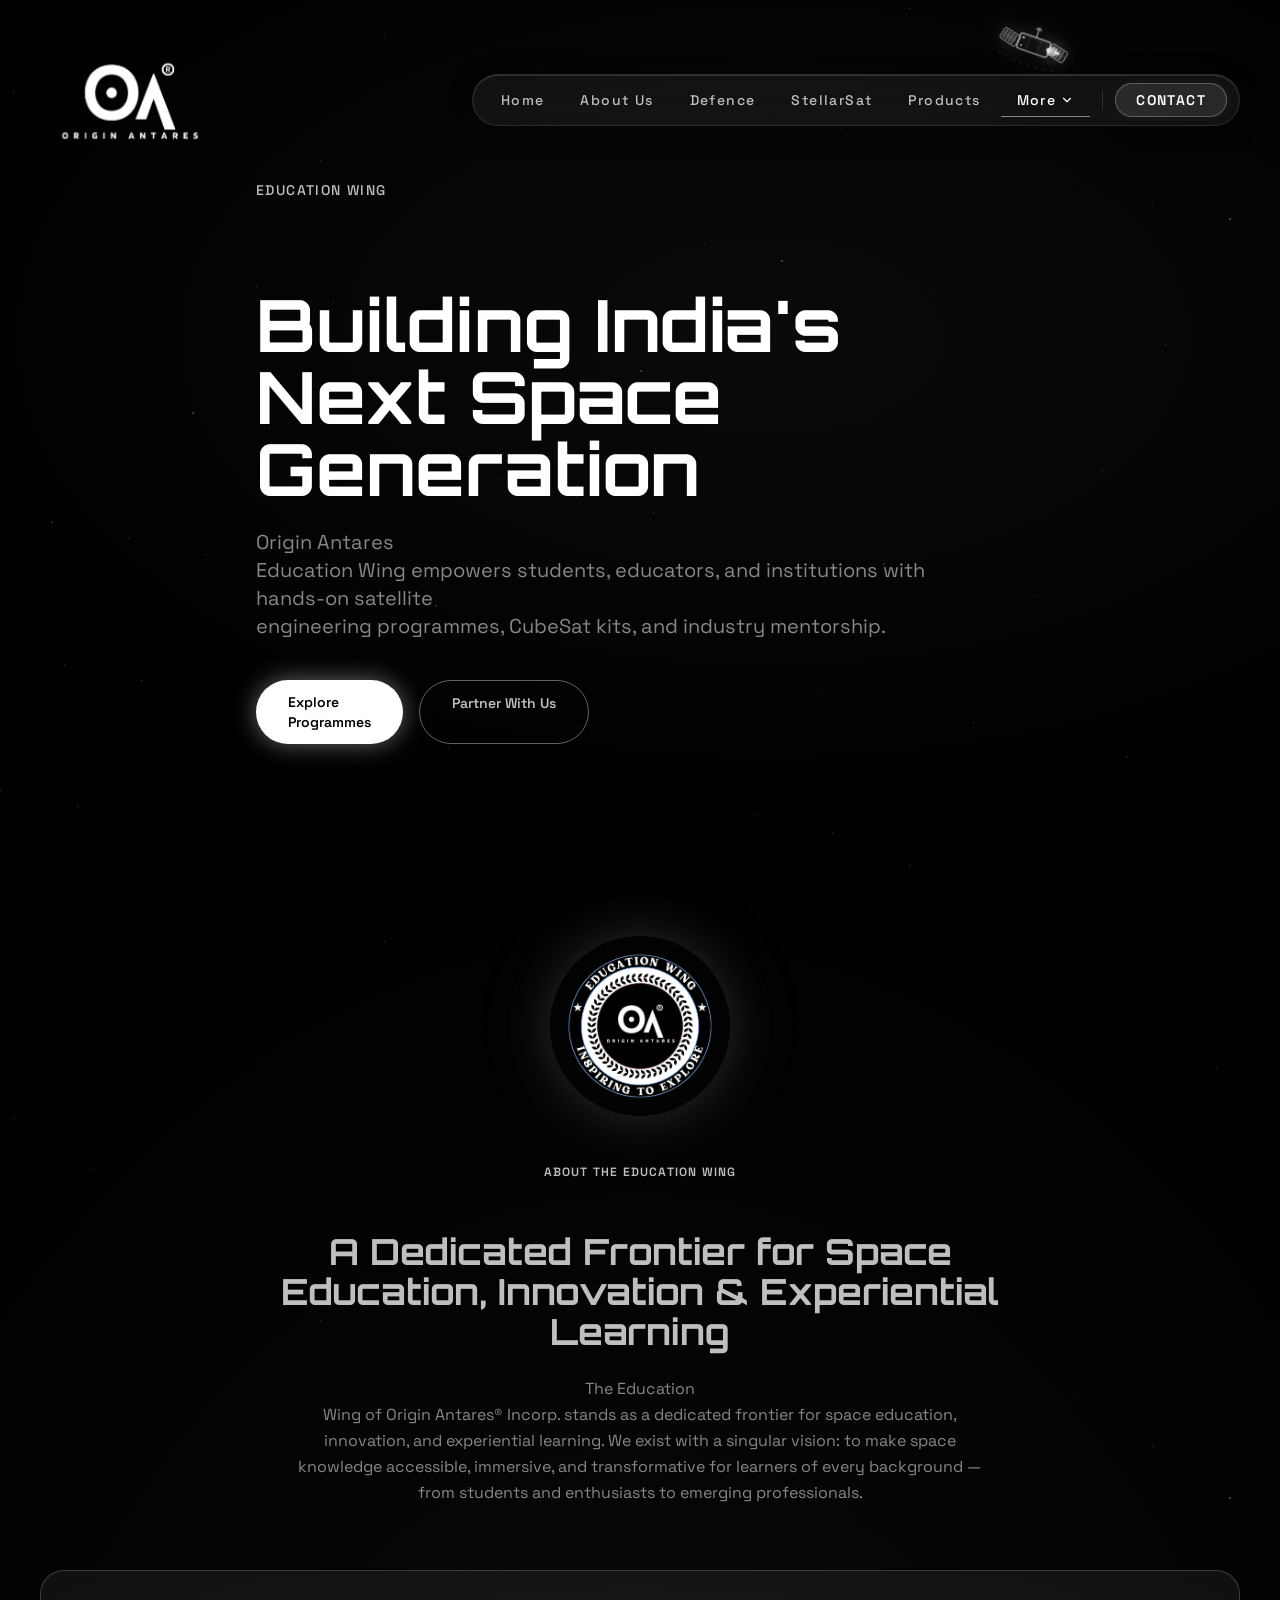
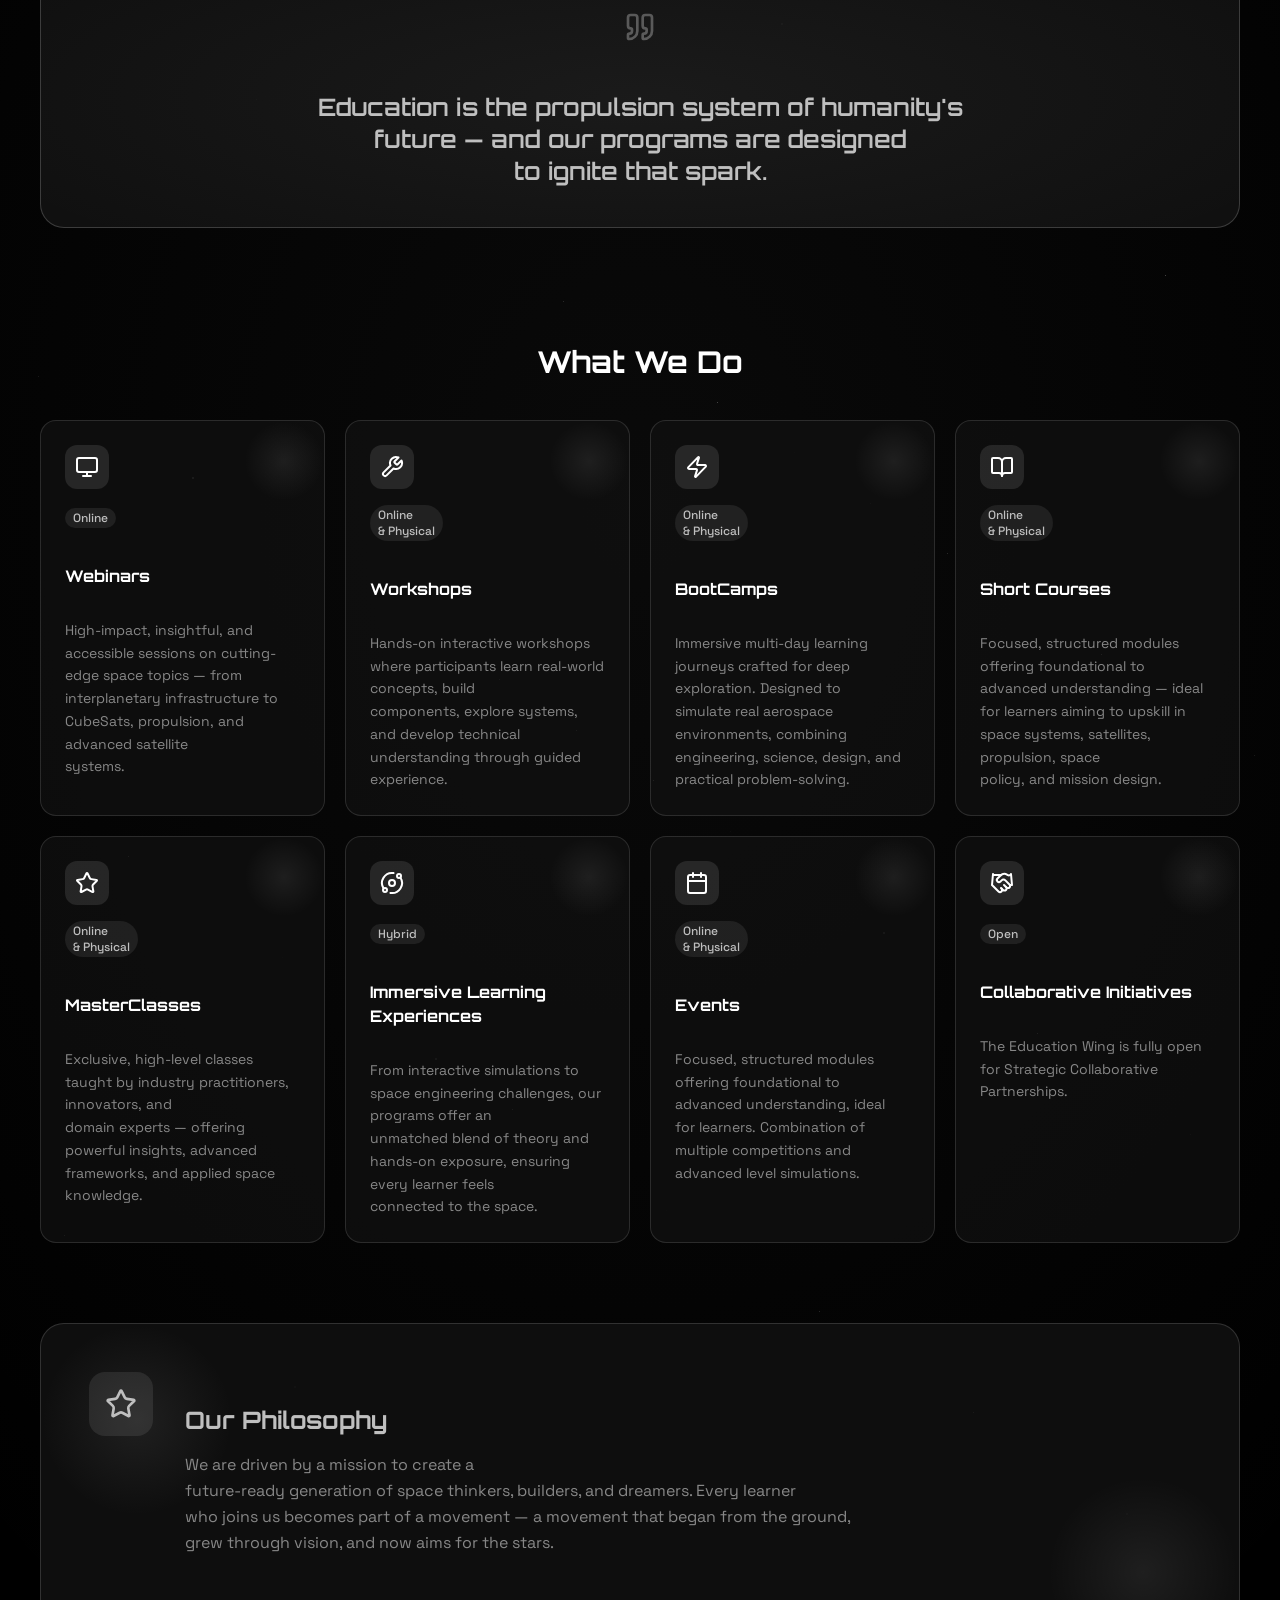
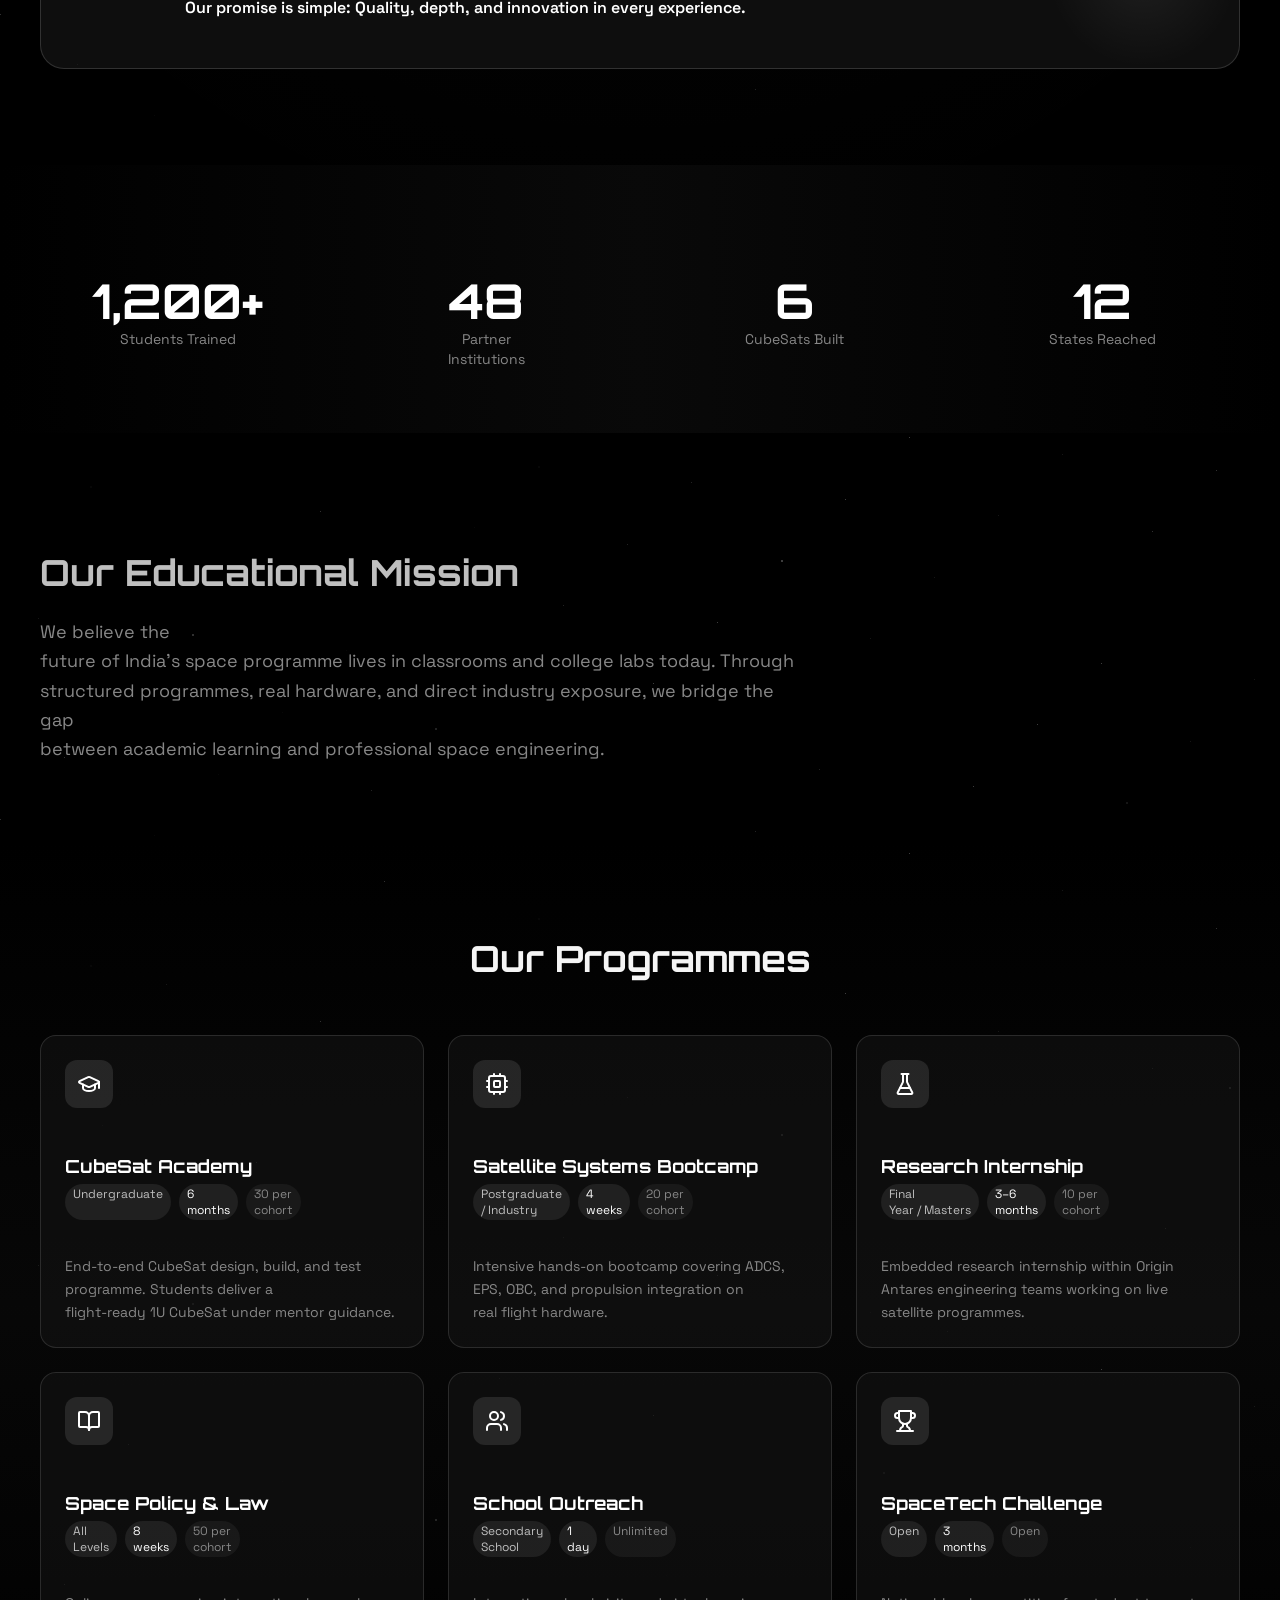
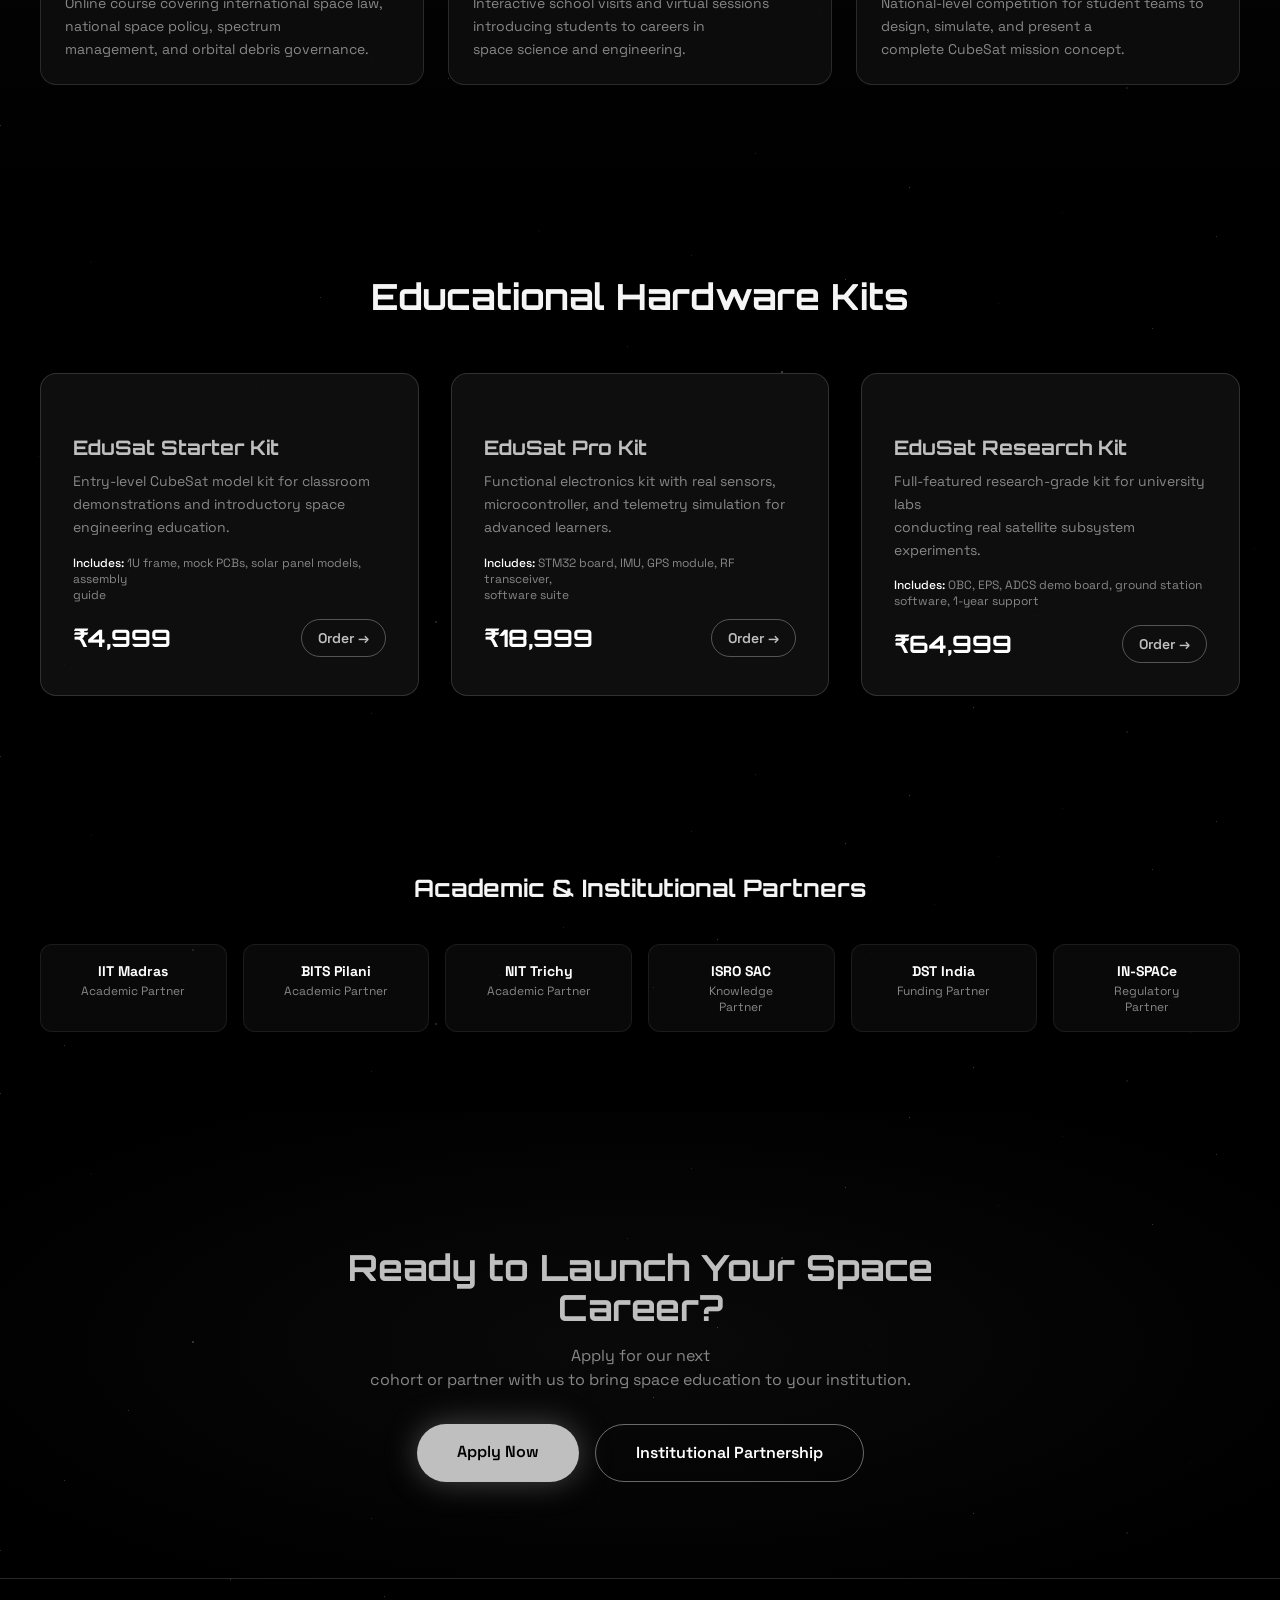
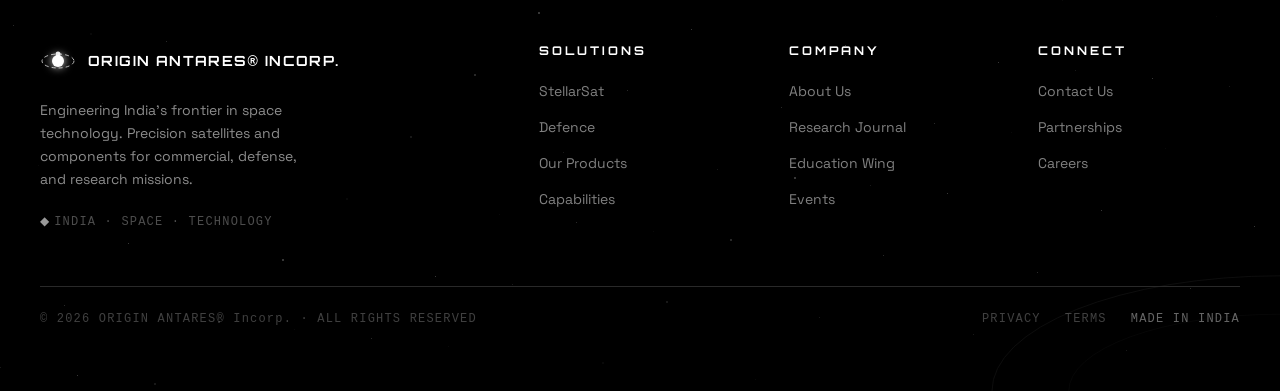
<file: education.html>
<!DOCTYPE html>
<html lang="en">

<head>
    <meta charset="UTF-8">
    <meta name="viewport" content="width=device-width, initial-scale=1.0">
    <title>Education Wing — Origin Antares</title>
    <link rel="preconnect" href="https://fonts.googleapis.com">
    <link rel="preconnect" href="https://fonts.gstatic.com" crossorigin>
    <link
        href="https://fonts.googleapis.com/css2?family=Orbitron:wght@400;500;600;700;800;900&family=Space+Grotesk:wght@300;400;500;600;700&display=swap"
        rel="stylesheet">
    <link rel="stylesheet" href="css/styles.css">
</head>

<body>
    <div id="app" class="fs-unmask-airo-app-builder">
        <div class="min-h-screen bg-background flex flex-col"><svg width="0" height="0" aria-hidden="true"
                style="position: absolute;">
                <defs>
                    <filter id="lg-filter" x="-10%" y="-10%" width="120%" height="120%">
                        <feTurbulence type="fractalNoise" baseFrequency="0.7" numOctaves="2" seed="5" result="noise">
                        </feTurbulence>
                        <feDisplacementMap in="SourceGraphic" in2="noise" scale="2.5" xChannelSelector="R"
                            yChannelSelector="G"></feDisplacementMap>
                    </filter>
                </defs>
            </svg>
            <header class="fixed top-0 left-0 right-0 z-50"
                style="transition: background 0.45s, backdrop-filter 0.45s, box-shadow 0.45s, border-color 0.45s; background: transparent; backdrop-filter: none; border-bottom: 1px solid transparent; box-shadow: none;">
                <div class="absolute top-0 left-0 right-0 h-px pointer-events-none"
                    style="opacity: 0; transition: opacity 0.45s; background: linear-gradient(90deg, transparent 0%, hsl(var(--oa-glass-border)/0.35) 40%, hsl(var(--oa-glass-border)/0.2) 60%, transparent 100%);">
                </div>
                <div class="absolute pointer-events-none"
                    style="top: 8px; left: 50%; transform: translateX(-50%); transition: top 0.5s cubic-bezier(0.22, 1, 0.36, 1), left 0.5s cubic-bezier(0.22, 1, 0.36, 1), transform 0.5s cubic-bezier(0.22, 1, 0.36, 1); z-index: 10;">
                    <div class="pointer-events-none select-none"
                        style="filter: drop-shadow(rgba(255, 255, 255, 0.6) 0px 0px 8px); will-change: transform; opacity: 0.4; transform: none;">
                        <svg width="72" height="54" viewBox="0 0 72 54" fill="none" xmlns="http://www.w3.org/2000/svg"
                            aria-hidden="true">
                            <defs>
                                <radialGradient id="ns-plume" cx="0%" cy="50%" r="100%">
                                    <stop offset="0%" stop-color="rgba(255,255,255,0.95)"></stop>
                                    <stop offset="55%" stop-color="rgba(255,255,255,0.45)"></stop>
                                    <stop offset="100%" stop-color="rgba(255,255,255,0)"></stop>
                                </radialGradient>
                                <radialGradient id="ns-body" cx="50%" cy="0%" r="100%">
                                    <stop offset="0%" stop-color="rgba(255,255,255,0.13)"></stop>
                                    <stop offset="100%" stop-color="rgba(255,255,255,0)"></stop>
                                </radialGradient>
                                <filter id="ns-glow" x="-40%" y="-40%" width="180%" height="180%">
                                    <feGaussianBlur stdDeviation="1.6" result="blur"></feGaussianBlur>
                                    <feMerge>
                                        <feMergeNode in="blur"></feMergeNode>
                                        <feMergeNode in="SourceGraphic"></feMergeNode>
                                    </feMerge>
                                </filter>
                            </defs>
                            <path d="M 4 44 Q 36 52 68 44" stroke="rgba(255,255,255,0.14)" stroke-width="1" fill="none"
                                stroke-dasharray="3 5" opacity="0"></path>
                            <g opacity="0">
                                <ellipse cx="57" cy="27" ry="3.8" fill="url(#ns-plume)" rx="3" opacity="0"></ellipse>
                                <ellipse cx="60" cy="27" rx="2.389842354110442" ry="1.5" fill="rgba(255,255,255,0.7)"
                                    opacity="0.6067863241871236"></ellipse>
                                <circle cx="62" cy="27" r="1.0585528234369121" fill="rgba(255,255,255,0.9)"
                                    opacity="0.8585528234369122"></circle>
                            </g>
                            <g style="transform-origin: 50% 50%; transform: none; transform-box: fill-box;">
                                <rect x="2" y="21" width="18" height="12" rx="1.2" fill="hsl(var(--oa-secondary))"
                                    stroke="rgba(255,255,255,0.5)" stroke-width="0.9"></rect>
                                <rect x="4" y="22.5" width="2" height="9" rx="0.4" fill="rgba(255,255,255,0.22)"
                                    stroke="rgba(255,255,255,0.38)" stroke-width="0.4"></rect>
                                <rect x="7.5" y="22.5" width="2" height="9" rx="0.4" fill="rgba(255,255,255,0.22)"
                                    stroke="rgba(255,255,255,0.38)" stroke-width="0.4"></rect>
                                <rect x="11" y="22.5" width="2" height="9" rx="0.4" fill="rgba(255,255,255,0.22)"
                                    stroke="rgba(255,255,255,0.38)" stroke-width="0.4"></rect>
                                <rect x="14.5" y="22.5" width="2" height="9" rx="0.4" fill="rgba(255,255,255,0.22)"
                                    stroke="rgba(255,255,255,0.38)" stroke-width="0.4"></rect>
                                <line x1="2" y1="27" x2="20" y2="27" stroke="rgba(255,255,255,0.22)" stroke-width="0.5">
                                </line>
                            </g>
                            <g style="transform-origin: 50% 50%; transform: none; transform-box: fill-box;">
                                <rect x="52" y="21" width="18" height="12" rx="1.2" fill="hsl(var(--oa-secondary))"
                                    stroke="rgba(255,255,255,0.5)" stroke-width="0.9"></rect>
                                <rect x="54" y="22.5" width="2" height="9" rx="0.4" fill="rgba(255,255,255,0.22)"
                                    stroke="rgba(255,255,255,0.38)" stroke-width="0.4"></rect>
                                <rect x="57.5" y="22.5" width="2" height="9" rx="0.4" fill="rgba(255,255,255,0.22)"
                                    stroke="rgba(255,255,255,0.38)" stroke-width="0.4"></rect>
                                <rect x="61" y="22.5" width="2" height="9" rx="0.4" fill="rgba(255,255,255,0.22)"
                                    stroke="rgba(255,255,255,0.38)" stroke-width="0.4"></rect>
                                <rect x="64.5" y="22.5" width="2" height="9" rx="0.4" fill="rgba(255,255,255,0.22)"
                                    stroke="rgba(255,255,255,0.38)" stroke-width="0.4"></rect>
                                <line x1="52" y1="27" x2="70" y2="27" stroke="rgba(255,255,255,0.22)"
                                    stroke-width="0.5"></line>
                            </g>
                            <rect x="20" y="19" width="32" height="16" rx="2.5" fill="hsl(var(--oa-secondary))"
                                stroke="rgba(255,255,255,0.68)" stroke-width="1.1"></rect>
                            <line x1="30" y1="19" x2="30" y2="35" stroke="rgba(255,255,255,0.18)" stroke-width="0.6">
                            </line>
                            <line x1="42" y1="19" x2="42" y2="35" stroke="rgba(255,255,255,0.18)" stroke-width="0.6">
                            </line>
                            <rect x="20" y="19" width="32" height="4" rx="2.5" fill="url(#ns-body)"></rect>
                            <rect x="52" y="23" width="7" height="8" rx="1.2" fill="rgba(255,255,255,0.12)"
                                stroke="rgba(255,255,255,0.55)" stroke-width="0.9"></rect>
                            <line x1="55.5" y1="23" x2="55.5" y2="31" stroke="rgba(255,255,255,0.2)" stroke-width="0.5">
                            </line>
                            <line x1="36" y1="19" x2="36" y2="11" stroke="rgba(255,255,255,0.75)" stroke-width="0.9">
                            </line>
                            <path d="M 33 11 Q 36 8.5 39 11" stroke="rgba(255,255,255,0.7)" stroke-width="0.9"
                                fill="none"></path>
                            <circle cx="36" cy="10" r="1.7278877361939522" fill="rgba(255,255,255,0.95)"
                                filter="url(#ns-glow)" opacity="0.9381894881662447"></circle>
                            <circle cx="24" cy="23" r="1.3" fill="hsl(var(--oa-gold))" opacity="0.8625153112981934">
                            </circle>
                            <circle cx="24" cy="31" r="1.1" fill="rgba(255,255,255,0.9)" opacity="0.9"></circle>
                        </svg></div>
                </div>
                <div
                    style="display: flex; justify-content: flex-start; padding-left: 2.5rem; padding-top: 0.75rem; padding-bottom: 0px; transition: padding 0.5s cubic-bezier(0.22, 1, 0.36, 1);">
                    <a class="flex items-center" href="index.html"><img alt="Origin Antares"
                            class="block h-auto w-auto object-contain" width="440" height="120"
                            src="assets/images/images-logo-horizontal.png"
                            style="max-height: 180px; max-width: 640px; min-width: 0px; transition: max-height 0.5s cubic-bezier(0.22, 1, 0.36, 1), max-width 0.5s cubic-bezier(0.22, 1, 0.36, 1); filter: none; height: 252px; width: auto;"
                            data-airo-logo-corrected="square"></a></div>
                <div class="flex items-center px-6 lg:px-10"
                    style="justify-content: flex-end; padding-bottom: 0px; min-height: 56px; margin-top: -120px; transition: padding-bottom 0.4s, min-height 0.4s, margin-top 0.4s; position: relative;">
                    <div class="relative flex items-center gap-1 px-3 py-2 rounded-full"
                        style="background: hsl(var(--oa-glass-bg)/0.06); backdrop-filter: blur(20px) saturate(160%); border: 1px solid hsl(var(--oa-glass-border)/0.11); box-shadow: inset 0 1px 0 hsl(var(--oa-glass-border)/0.13), 0 4px 24px hsl(var(--oa-bg)/0.3);">
                        <nav aria-label="Main navigation" class="hidden md:flex items-center gap-1"><a
                                class="relative z-10 px-4 py-1.5 text-sm tracking-widest font-medium transition-colors duration-150"
                                href="index.html"
                                style="font-family: var(--font-sans); color: hsl(var(--oa-glass-bg)/0.72); border-bottom: 1px solid transparent;">Home</a><a
                                class="relative z-10 px-4 py-1.5 text-sm tracking-widest font-medium transition-colors duration-150"
                                href="about.html"
                                style="font-family: var(--font-sans); color: hsl(var(--oa-glass-bg)/0.72); border-bottom: 1px solid transparent;">About
                                Us</a><a
                                class="relative z-10 px-4 py-1.5 text-sm tracking-widest font-medium transition-colors duration-150"
                                href="defence.html"
                                style="font-family: var(--font-sans); color: hsl(var(--oa-glass-bg)/0.72); border-bottom: 1px solid transparent;">Defence</a><a
                                class="relative z-10 px-4 py-1.5 text-sm tracking-widest font-medium transition-colors duration-150"
                                href="stellarsat.html"
                                style="font-family: var(--font-sans); color: hsl(var(--oa-glass-bg)/0.72); border-bottom: 1px solid transparent;">StellarSat</a><a
                                class="relative z-10 px-4 py-1.5 text-sm tracking-widest font-medium transition-colors duration-150"
                                href="products.html"
                                style="font-family: var(--font-sans); color: hsl(var(--oa-glass-bg)/0.72); border-bottom: 1px solid transparent;">Products</a>
                            <div class="relative z-10"><button
                                    class="flex items-center gap-1 px-4 py-1.5 text-sm tracking-widest font-medium transition-colors duration-150"
                                    aria-expanded="false" aria-haspopup="true"
                                    style="font-family: var(--font-sans); color: hsl(var(--oa-cyan)); background: none; border-top-width: medium; border-right-width: medium; border-bottom: 1px solid hsl(var(--oa-glass-border)/0.5); border-left-width: medium; border-top-style: none; border-right-style: none; border-left-style: none; border-top-color: currentcolor; border-right-color: currentcolor; border-left-color: currentcolor; border-image: none; cursor: pointer;">More<span
                                        style="display: flex; transform: none;"><svg xmlns="http://www.w3.org/2000/svg"
                                            width="14" height="14" viewBox="0 0 24 24" fill="none" stroke="currentColor"
                                            stroke-width="2" stroke-linecap="round" stroke-linejoin="round"
                                            class="lucide lucide-chevron-down">
                                            <path d="m6 9 6 6 6-6"></path>
                                        </svg></span></button></div>
                        </nav>
                        <div class="hidden md:block w-px h-5 mx-2 rounded-full shrink-0"
                            style="background: hsl(var(--oa-glass-border)/0.13);"></div><a
                            class="hidden md:inline-flex items-center px-5 py-1.5 text-sm font-semibold tracking-widest rounded-full shrink-0 transition-all duration-200"
                            href="contact.html"
                            style="font-family: var(--font-sans); color: hsl(var(--oa-cyan)); background: hsl(var(--oa-glass-bg)/0.1); border: 1px solid hsl(var(--oa-glass-border)/0.25); box-shadow: 0 0 10px hsl(var(--oa-glass-bg)/0.06);">CONTACT</a><button
                            class="md:hidden text-white p-1.5 z-10" aria-label="Open menu"><svg
                                xmlns="http://www.w3.org/2000/svg" width="20" height="20" viewBox="0 0 24 24"
                                fill="none" stroke="currentColor" stroke-width="2" stroke-linecap="round"
                                stroke-linejoin="round" class="lucide lucide-menu">
                                <line x1="4" x2="20" y1="12" y2="12"></line>
                                <line x1="4" x2="20" y1="6" y2="6"></line>
                                <line x1="4" x2="20" y1="18" y2="18"></line>
                            </svg></button>
                    </div>
                </div>
            </header>
            <main>
                <section class="relative min-h-[75vh] flex items-center overflow-hidden">
                    <div class="absolute inset-0 pointer-events-none" aria-hidden="true">
                        <div class="absolute rounded-full bg-white"
                            style="width: 2px; height: 2px; opacity: 0.04; top: 13%; left: 7%;"></div>
                        <div class="absolute rounded-full bg-white"
                            style="width: 1px; height: 1px; opacity: 0.11; top: 50%; left: 68%;"></div>
                        <div class="absolute rounded-full bg-white"
                            style="width: 1px; height: 1px; opacity: 0.18; top: 87%; left: 29%;"></div>
                        <div class="absolute rounded-full bg-white"
                            style="width: 1px; height: 1px; opacity: 0.25; top: 24%; left: 90%;"></div>
                        <div class="absolute rounded-full bg-white"
                            style="width: 1px; height: 1px; opacity: 0.32; top: 61%; left: 51%;"></div>
                        <div class="absolute rounded-full bg-white"
                            style="width: 1px; height: 1px; opacity: 0.04; top: 98%; left: 12%;"></div>
                        <div class="absolute rounded-full bg-white"
                            style="width: 1px; height: 1px; opacity: 0.11; top: 35%; left: 73%;"></div>
                        <div class="absolute rounded-full bg-white"
                            style="width: 2px; height: 2px; opacity: 0.18; top: 72%; left: 34%;"></div>
                        <div class="absolute rounded-full bg-white"
                            style="width: 1px; height: 1px; opacity: 0.25; top: 9%; left: 95%;"></div>
                        <div class="absolute rounded-full bg-white"
                            style="width: 1px; height: 1px; opacity: 0.32; top: 46%; left: 56%;"></div>
                        <div class="absolute rounded-full bg-white"
                            style="width: 1px; height: 1px; opacity: 0.04; top: 83%; left: 17%;"></div>
                        <div class="absolute rounded-full bg-white"
                            style="width: 1px; height: 1px; opacity: 0.11; top: 20%; left: 78%;"></div>
                        <div class="absolute rounded-full bg-white"
                            style="width: 1px; height: 1px; opacity: 0.18; top: 57%; left: 39%;"></div>
                        <div class="absolute rounded-full bg-white"
                            style="width: 1px; height: 1px; opacity: 0.25; top: 94%; left: 0%;"></div>
                        <div class="absolute rounded-full bg-white"
                            style="width: 2px; height: 2px; opacity: 0.32; top: 31%; left: 61%;"></div>
                        <div class="absolute rounded-full bg-white"
                            style="width: 1px; height: 1px; opacity: 0.04; top: 68%; left: 22%;"></div>
                        <div class="absolute rounded-full bg-white"
                            style="width: 1px; height: 1px; opacity: 0.11; top: 5%; left: 83%;"></div>
                        <div class="absolute rounded-full bg-white"
                            style="width: 1px; height: 1px; opacity: 0.18; top: 42%; left: 44%;"></div>
                        <div class="absolute rounded-full bg-white"
                            style="width: 1px; height: 1px; opacity: 0.25; top: 79%; left: 5%;"></div>
                        <div class="absolute rounded-full bg-white"
                            style="width: 1px; height: 1px; opacity: 0.32; top: 16%; left: 66%;"></div>
                        <div class="absolute rounded-full bg-white"
                            style="width: 1px; height: 1px; opacity: 0.04; top: 53%; left: 27%;"></div>
                        <div class="absolute rounded-full bg-white"
                            style="width: 2px; height: 2px; opacity: 0.11; top: 90%; left: 88%;"></div>
                        <div class="absolute rounded-full bg-white"
                            style="width: 1px; height: 1px; opacity: 0.18; top: 27%; left: 49%;"></div>
                        <div class="absolute rounded-full bg-white"
                            style="width: 1px; height: 1px; opacity: 0.25; top: 64%; left: 10%;"></div>
                        <div class="absolute rounded-full bg-white"
                            style="width: 1px; height: 1px; opacity: 0.32; top: 1%; left: 71%;"></div>
                        <div class="absolute rounded-full bg-white"
                            style="width: 1px; height: 1px; opacity: 0.04; top: 38%; left: 32%;"></div>
                        <div class="absolute rounded-full bg-white"
                            style="width: 1px; height: 1px; opacity: 0.11; top: 75%; left: 93%;"></div>
                        <div class="absolute rounded-full bg-white"
                            style="width: 1px; height: 1px; opacity: 0.18; top: 12%; left: 54%;"></div>
                        <div class="absolute rounded-full bg-white"
                            style="width: 2px; height: 2px; opacity: 0.25; top: 49%; left: 15%;"></div>
                        <div class="absolute rounded-full bg-white"
                            style="width: 1px; height: 1px; opacity: 0.32; top: 86%; left: 76%;"></div>
                        <div class="absolute rounded-full bg-white"
                            style="width: 1px; height: 1px; opacity: 0.04; top: 23%; left: 37%;"></div>
                        <div class="absolute rounded-full bg-white"
                            style="width: 1px; height: 1px; opacity: 0.11; top: 60%; left: 98%;"></div>
                        <div class="absolute rounded-full bg-white"
                            style="width: 1px; height: 1px; opacity: 0.18; top: 97%; left: 59%;"></div>
                        <div class="absolute rounded-full bg-white"
                            style="width: 1px; height: 1px; opacity: 0.25; top: 34%; left: 20%;"></div>
                        <div class="absolute rounded-full bg-white"
                            style="width: 1px; height: 1px; opacity: 0.32; top: 71%; left: 81%;"></div>
                        <div class="absolute rounded-full bg-white"
                            style="width: 2px; height: 2px; opacity: 0.04; top: 8%; left: 42%;"></div>
                        <div class="absolute rounded-full bg-white"
                            style="width: 1px; height: 1px; opacity: 0.11; top: 45%; left: 3%;"></div>
                        <div class="absolute rounded-full bg-white"
                            style="width: 1px; height: 1px; opacity: 0.18; top: 82%; left: 64%;"></div>
                        <div class="absolute rounded-full bg-white"
                            style="width: 1px; height: 1px; opacity: 0.25; top: 19%; left: 25%;"></div>
                        <div class="absolute rounded-full bg-white"
                            style="width: 1px; height: 1px; opacity: 0.32; top: 56%; left: 86%;"></div>
                        <div class="absolute rounded-full bg-white"
                            style="width: 1px; height: 1px; opacity: 0.04; top: 93%; left: 47%;"></div>
                        <div class="absolute rounded-full bg-white"
                            style="width: 1px; height: 1px; opacity: 0.11; top: 30%; left: 8%;"></div>
                        <div class="absolute rounded-full bg-white"
                            style="width: 2px; height: 2px; opacity: 0.18; top: 67%; left: 69%;"></div>
                        <div class="absolute rounded-full bg-white"
                            style="width: 1px; height: 1px; opacity: 0.25; top: 4%; left: 30%;"></div>
                        <div class="absolute rounded-full bg-white"
                            style="width: 1px; height: 1px; opacity: 0.32; top: 41%; left: 91%;"></div>
                        <div class="absolute rounded-full bg-white"
                            style="width: 1px; height: 1px; opacity: 0.04; top: 78%; left: 52%;"></div>
                        <div class="absolute rounded-full bg-white"
                            style="width: 1px; height: 1px; opacity: 0.11; top: 15%; left: 13%;"></div>
                        <div class="absolute rounded-full bg-white"
                            style="width: 1px; height: 1px; opacity: 0.18; top: 52%; left: 74%;"></div>
                        <div class="absolute rounded-full bg-white"
                            style="width: 1px; height: 1px; opacity: 0.25; top: 89%; left: 35%;"></div>
                        <div class="absolute rounded-full bg-white"
                            style="width: 2px; height: 2px; opacity: 0.32; top: 26%; left: 96%;"></div>
                        <div class="absolute rounded-full bg-white"
                            style="width: 1px; height: 1px; opacity: 0.04; top: 63%; left: 57%;"></div>
                        <div class="absolute rounded-full bg-white"
                            style="width: 1px; height: 1px; opacity: 0.11; top: 0%; left: 18%;"></div>
                        <div class="absolute rounded-full bg-white"
                            style="width: 1px; height: 1px; opacity: 0.18; top: 37%; left: 79%;"></div>
                        <div class="absolute rounded-full bg-white"
                            style="width: 1px; height: 1px; opacity: 0.25; top: 74%; left: 40%;"></div>
                        <div class="absolute rounded-full bg-white"
                            style="width: 1px; height: 1px; opacity: 0.32; top: 11%; left: 1%;"></div>
                        <div class="absolute rounded-full bg-white"
                            style="width: 1px; height: 1px; opacity: 0.04; top: 48%; left: 62%;"></div>
                        <div class="absolute rounded-full bg-white"
                            style="width: 2px; height: 2px; opacity: 0.11; top: 85%; left: 23%;"></div>
                        <div class="absolute rounded-full bg-white"
                            style="width: 1px; height: 1px; opacity: 0.18; top: 22%; left: 84%;"></div>
                        <div class="absolute rounded-full bg-white"
                            style="width: 1px; height: 1px; opacity: 0.25; top: 59%; left: 45%;"></div>
                        <div class="absolute rounded-full bg-white"
                            style="width: 1px; height: 1px; opacity: 0.32; top: 96%; left: 6%;"></div>
                        <div class="absolute rounded-full bg-white"
                            style="width: 1px; height: 1px; opacity: 0.04; top: 33%; left: 67%;"></div>
                        <div class="absolute rounded-full bg-white"
                            style="width: 1px; height: 1px; opacity: 0.11; top: 70%; left: 28%;"></div>
                        <div class="absolute rounded-full bg-white"
                            style="width: 1px; height: 1px; opacity: 0.18; top: 7%; left: 89%;"></div>
                        <div class="absolute rounded-full bg-white"
                            style="width: 2px; height: 2px; opacity: 0.25; top: 44%; left: 50%;"></div>
                        <div class="absolute rounded-full bg-white"
                            style="width: 1px; height: 1px; opacity: 0.32; top: 81%; left: 11%;"></div>
                        <div class="absolute rounded-full bg-white"
                            style="width: 1px; height: 1px; opacity: 0.04; top: 18%; left: 72%;"></div>
                        <div class="absolute rounded-full bg-white"
                            style="width: 1px; height: 1px; opacity: 0.11; top: 55%; left: 33%;"></div>
                        <div class="absolute rounded-full bg-white"
                            style="width: 1px; height: 1px; opacity: 0.18; top: 92%; left: 94%;"></div>
                        <div class="absolute rounded-full bg-white"
                            style="width: 1px; height: 1px; opacity: 0.25; top: 29%; left: 55%;"></div>
                        <div class="absolute rounded-full bg-white"
                            style="width: 1px; height: 1px; opacity: 0.32; top: 66%; left: 16%;"></div>
                        <div class="absolute rounded-full bg-white"
                            style="width: 2px; height: 2px; opacity: 0.04; top: 3%; left: 77%;"></div>
                        <div class="absolute rounded-full bg-white"
                            style="width: 1px; height: 1px; opacity: 0.11; top: 40%; left: 38%;"></div>
                        <div class="absolute rounded-full bg-white"
                            style="width: 1px; height: 1px; opacity: 0.18; top: 77%; left: 99%;"></div>
                        <div class="absolute rounded-full bg-white"
                            style="width: 1px; height: 1px; opacity: 0.25; top: 14%; left: 60%;"></div>
                        <div class="absolute rounded-full bg-white"
                            style="width: 1px; height: 1px; opacity: 0.32; top: 51%; left: 21%;"></div>
                        <div class="absolute rounded-full bg-white"
                            style="width: 1px; height: 1px; opacity: 0.04; top: 88%; left: 82%;"></div>
                        <div class="absolute rounded-full bg-white"
                            style="width: 1px; height: 1px; opacity: 0.11; top: 25%; left: 43%;"></div>
                        <div class="absolute rounded-full bg-white"
                            style="width: 2px; height: 2px; opacity: 0.18; top: 62%; left: 4%;"></div>
                        <div class="absolute rounded-full bg-white"
                            style="width: 1px; height: 1px; opacity: 0.25; top: 99%; left: 65%;"></div>
                        <div class="absolute rounded-full bg-white"
                            style="width: 1px; height: 1px; opacity: 0.32; top: 36%; left: 26%;"></div>
                    </div>
                    <div class="absolute inset-0 pointer-events-none"
                        style="background: radial-gradient(ellipse 70% 60% at 60% 40%,hsl(var(--oa-gold)/0.05),transparent);">
                    </div>
                    <div class="relative max-w-7xl mx-auto px-6 lg:px-10 pt-40 pb-24">
                        <p class="text-sm font-medium tracking-widest uppercase mb-4"
                            style="white-space: pre-line; color: hsl(var(--oa-gold)); opacity: 1; transform: none;">
                            Education Wing</p>
                        <h1 class="text-5xl md:text-7xl font-bold mb-6 leading-tight max-w-3xl"
                            style="white-space: pre-line; font-family: var(--font-heading); color: hsl(var(--oa-cyan)); opacity: 0; transform: translateY(3.17791px);">
                            Building India's Next Space Generation</h1>
                        <p class="text-lg md:text-xl text-muted-foreground max-w-2xl mb-10 leading-relaxed"
                            style="white-space: pre-line; opacity: 0; transform: translateY(3.63925px);">Origin Antares
                            Education Wing empowers students, educators, and institutions with hands-on satellite
                            engineering programmes, CubeSat kits, and industry mentorship.</p>
                        <div class="flex flex-wrap gap-4" style="opacity: 0; transform: translateY(5.68042px);"><a
                                href="#programmes"
                                class="px-8 py-3 rounded-full font-semibold text-sm transition-all duration-200"
                                style="white-space: pre-line; background: hsl(var(--oa-cyan)); color: hsl(var(--background)); box-shadow: 0 0 24px hsl(var(--oa-cyan)/0.4);">Explore
                                Programmes</a><a
                                class="px-8 py-3 rounded-full font-semibold text-sm border transition-all duration-200 hover:bg-white/5"
                                href="contact.html"
                                style="border-color: hsl(var(--oa-gold)/0.5); color: hsl(var(--oa-gold));">Partner With
                                Us</a></div>
                    </div>
                </section>
                <section class="relative py-24 overflow-hidden">
                    <div class="absolute inset-0 pointer-events-none"
                        style="background: radial-gradient(ellipse 80% 55% at 50% 50%, hsl(var(--oa-gold)/0.05), transparent);">
                    </div>
                    <div class="absolute inset-0 pointer-events-none" aria-hidden="true">
                        <div class="absolute rounded-full bg-white"
                            style="width: 2px; height: 2px; opacity: 0.04; top: 13%; left: 7%;"></div>
                        <div class="absolute rounded-full bg-white"
                            style="width: 1px; height: 1px; opacity: 0.11; top: 50%; left: 68%;"></div>
                        <div class="absolute rounded-full bg-white"
                            style="width: 1px; height: 1px; opacity: 0.18; top: 87%; left: 29%;"></div>
                        <div class="absolute rounded-full bg-white"
                            style="width: 1px; height: 1px; opacity: 0.25; top: 24%; left: 90%;"></div>
                        <div class="absolute rounded-full bg-white"
                            style="width: 1px; height: 1px; opacity: 0.32; top: 61%; left: 51%;"></div>
                        <div class="absolute rounded-full bg-white"
                            style="width: 1px; height: 1px; opacity: 0.04; top: 98%; left: 12%;"></div>
                        <div class="absolute rounded-full bg-white"
                            style="width: 1px; height: 1px; opacity: 0.11; top: 35%; left: 73%;"></div>
                        <div class="absolute rounded-full bg-white"
                            style="width: 2px; height: 2px; opacity: 0.18; top: 72%; left: 34%;"></div>
                        <div class="absolute rounded-full bg-white"
                            style="width: 1px; height: 1px; opacity: 0.25; top: 9%; left: 95%;"></div>
                        <div class="absolute rounded-full bg-white"
                            style="width: 1px; height: 1px; opacity: 0.32; top: 46%; left: 56%;"></div>
                        <div class="absolute rounded-full bg-white"
                            style="width: 1px; height: 1px; opacity: 0.04; top: 83%; left: 17%;"></div>
                        <div class="absolute rounded-full bg-white"
                            style="width: 1px; height: 1px; opacity: 0.11; top: 20%; left: 78%;"></div>
                        <div class="absolute rounded-full bg-white"
                            style="width: 1px; height: 1px; opacity: 0.18; top: 57%; left: 39%;"></div>
                        <div class="absolute rounded-full bg-white"
                            style="width: 1px; height: 1px; opacity: 0.25; top: 94%; left: 0%;"></div>
                        <div class="absolute rounded-full bg-white"
                            style="width: 2px; height: 2px; opacity: 0.32; top: 31%; left: 61%;"></div>
                        <div class="absolute rounded-full bg-white"
                            style="width: 1px; height: 1px; opacity: 0.04; top: 68%; left: 22%;"></div>
                        <div class="absolute rounded-full bg-white"
                            style="width: 1px; height: 1px; opacity: 0.11; top: 5%; left: 83%;"></div>
                        <div class="absolute rounded-full bg-white"
                            style="width: 1px; height: 1px; opacity: 0.18; top: 42%; left: 44%;"></div>
                        <div class="absolute rounded-full bg-white"
                            style="width: 1px; height: 1px; opacity: 0.25; top: 79%; left: 5%;"></div>
                        <div class="absolute rounded-full bg-white"
                            style="width: 1px; height: 1px; opacity: 0.32; top: 16%; left: 66%;"></div>
                        <div class="absolute rounded-full bg-white"
                            style="width: 1px; height: 1px; opacity: 0.04; top: 53%; left: 27%;"></div>
                        <div class="absolute rounded-full bg-white"
                            style="width: 2px; height: 2px; opacity: 0.11; top: 90%; left: 88%;"></div>
                        <div class="absolute rounded-full bg-white"
                            style="width: 1px; height: 1px; opacity: 0.18; top: 27%; left: 49%;"></div>
                        <div class="absolute rounded-full bg-white"
                            style="width: 1px; height: 1px; opacity: 0.25; top: 64%; left: 10%;"></div>
                        <div class="absolute rounded-full bg-white"
                            style="width: 1px; height: 1px; opacity: 0.32; top: 1%; left: 71%;"></div>
                        <div class="absolute rounded-full bg-white"
                            style="width: 1px; height: 1px; opacity: 0.04; top: 38%; left: 32%;"></div>
                        <div class="absolute rounded-full bg-white"
                            style="width: 1px; height: 1px; opacity: 0.11; top: 75%; left: 93%;"></div>
                        <div class="absolute rounded-full bg-white"
                            style="width: 1px; height: 1px; opacity: 0.18; top: 12%; left: 54%;"></div>
                        <div class="absolute rounded-full bg-white"
                            style="width: 2px; height: 2px; opacity: 0.25; top: 49%; left: 15%;"></div>
                        <div class="absolute rounded-full bg-white"
                            style="width: 1px; height: 1px; opacity: 0.32; top: 86%; left: 76%;"></div>
                        <div class="absolute rounded-full bg-white"
                            style="width: 1px; height: 1px; opacity: 0.04; top: 23%; left: 37%;"></div>
                        <div class="absolute rounded-full bg-white"
                            style="width: 1px; height: 1px; opacity: 0.11; top: 60%; left: 98%;"></div>
                        <div class="absolute rounded-full bg-white"
                            style="width: 1px; height: 1px; opacity: 0.18; top: 97%; left: 59%;"></div>
                        <div class="absolute rounded-full bg-white"
                            style="width: 1px; height: 1px; opacity: 0.25; top: 34%; left: 20%;"></div>
                        <div class="absolute rounded-full bg-white"
                            style="width: 1px; height: 1px; opacity: 0.32; top: 71%; left: 81%;"></div>
                        <div class="absolute rounded-full bg-white"
                            style="width: 2px; height: 2px; opacity: 0.04; top: 8%; left: 42%;"></div>
                        <div class="absolute rounded-full bg-white"
                            style="width: 1px; height: 1px; opacity: 0.11; top: 45%; left: 3%;"></div>
                        <div class="absolute rounded-full bg-white"
                            style="width: 1px; height: 1px; opacity: 0.18; top: 82%; left: 64%;"></div>
                        <div class="absolute rounded-full bg-white"
                            style="width: 1px; height: 1px; opacity: 0.25; top: 19%; left: 25%;"></div>
                        <div class="absolute rounded-full bg-white"
                            style="width: 1px; height: 1px; opacity: 0.32; top: 56%; left: 86%;"></div>
                        <div class="absolute rounded-full bg-white"
                            style="width: 1px; height: 1px; opacity: 0.04; top: 93%; left: 47%;"></div>
                        <div class="absolute rounded-full bg-white"
                            style="width: 1px; height: 1px; opacity: 0.11; top: 30%; left: 8%;"></div>
                        <div class="absolute rounded-full bg-white"
                            style="width: 2px; height: 2px; opacity: 0.18; top: 67%; left: 69%;"></div>
                        <div class="absolute rounded-full bg-white"
                            style="width: 1px; height: 1px; opacity: 0.25; top: 4%; left: 30%;"></div>
                        <div class="absolute rounded-full bg-white"
                            style="width: 1px; height: 1px; opacity: 0.32; top: 41%; left: 91%;"></div>
                        <div class="absolute rounded-full bg-white"
                            style="width: 1px; height: 1px; opacity: 0.04; top: 78%; left: 52%;"></div>
                        <div class="absolute rounded-full bg-white"
                            style="width: 1px; height: 1px; opacity: 0.11; top: 15%; left: 13%;"></div>
                        <div class="absolute rounded-full bg-white"
                            style="width: 1px; height: 1px; opacity: 0.18; top: 52%; left: 74%;"></div>
                        <div class="absolute rounded-full bg-white"
                            style="width: 1px; height: 1px; opacity: 0.25; top: 89%; left: 35%;"></div>
                        <div class="absolute rounded-full bg-white"
                            style="width: 2px; height: 2px; opacity: 0.32; top: 26%; left: 96%;"></div>
                        <div class="absolute rounded-full bg-white"
                            style="width: 1px; height: 1px; opacity: 0.04; top: 63%; left: 57%;"></div>
                        <div class="absolute rounded-full bg-white"
                            style="width: 1px; height: 1px; opacity: 0.11; top: 0%; left: 18%;"></div>
                        <div class="absolute rounded-full bg-white"
                            style="width: 1px; height: 1px; opacity: 0.18; top: 37%; left: 79%;"></div>
                        <div class="absolute rounded-full bg-white"
                            style="width: 1px; height: 1px; opacity: 0.25; top: 74%; left: 40%;"></div>
                        <div class="absolute rounded-full bg-white"
                            style="width: 1px; height: 1px; opacity: 0.32; top: 11%; left: 1%;"></div>
                        <div class="absolute rounded-full bg-white"
                            style="width: 1px; height: 1px; opacity: 0.04; top: 48%; left: 62%;"></div>
                        <div class="absolute rounded-full bg-white"
                            style="width: 2px; height: 2px; opacity: 0.11; top: 85%; left: 23%;"></div>
                        <div class="absolute rounded-full bg-white"
                            style="width: 1px; height: 1px; opacity: 0.18; top: 22%; left: 84%;"></div>
                        <div class="absolute rounded-full bg-white"
                            style="width: 1px; height: 1px; opacity: 0.25; top: 59%; left: 45%;"></div>
                        <div class="absolute rounded-full bg-white"
                            style="width: 1px; height: 1px; opacity: 0.32; top: 96%; left: 6%;"></div>
                    </div>
                    <div class="relative max-w-7xl mx-auto px-6 lg:px-10">
                        <div class="max-w-3xl mx-auto text-center mb-16">
                            <div class="flex justify-center mb-8" style="opacity: 0; transform: translateY(28px);">
                                <div class="relative">
                                    <div class="absolute inset-0 rounded-full pointer-events-none"
                                        style="box-shadow: 0 0 48px hsl(var(--oa-gold)/0.18), 0 0 96px hsl(var(--oa-gold)/0.08);">
                                    </div><img alt="Origin Antares Education Wing — Inspiring to Explore" width="180"
                                        height="180" loading="lazy" class="relative rounded-full"
                                        src="assets/images/images-education-wing-logo.png">
                                </div>
                            </div>
                            <p class="text-xs font-semibold tracking-widest uppercase mb-3"
                                style="white-space: pre-line; color: hsl(var(--oa-gold)); opacity: 0; transform: translateY(28px);">
                                About the Education Wing</p>
                            <h2 class="text-3xl md:text-4xl font-bold mb-6"
                                style="white-space: pre-line; font-family: var(--font-heading); color: hsl(var(--oa-gold)); opacity: 0; transform: translateY(28px);">
                                A Dedicated Frontier for Space Education, Innovation &amp; Experiential Learning</h2>
                            <p class="text-muted-foreground leading-relaxed text-base"
                                style="white-space: pre-line; opacity: 0; transform: translateY(28px);">The Education
                                Wing of Origin Antares® Incorp. stands as a dedicated frontier for space education,
                                innovation, and experiential learning. We exist with a singular vision: to make space
                                knowledge accessible, immersive, and transformative for learners of every background —
                                from students and enthusiasts to emerging professionals.</p>
                        </div>
                        <div class="relative rounded-3xl p-8 md:p-10 mb-20 border overflow-hidden text-center"
                            style="background: hsl(var(--secondary)/0.9); border-color: hsl(var(--oa-gold)/0.25); opacity: 0; transform: translateY(28px);">
                            <div class="absolute inset-0 pointer-events-none"
                                style="background: radial-gradient(ellipse 60% 80% at 50% 50%, hsl(var(--oa-gold)/0.06), transparent);">
                            </div><svg xmlns="http://www.w3.org/2000/svg" width="24" height="24" viewBox="0 0 24 24"
                                fill="none" stroke="currentColor" stroke-width="2" stroke-linecap="round"
                                stroke-linejoin="round" class="lucide lucide-quote w-8 h-8 mx-auto mb-4 opacity-40"
                                style="color: hsl(var(--oa-gold));">
                                <path
                                    d="M16 3a2 2 0 0 0-2 2v6a2 2 0 0 0 2 2 1 1 0 0 1 1 1v1a2 2 0 0 1-2 2 1 1 0 0 0-1 1v2a1 1 0 0 0 1 1 6 6 0 0 0 6-6V5a2 2 0 0 0-2-2z">
                                </path>
                                <path
                                    d="M5 3a2 2 0 0 0-2 2v6a2 2 0 0 0 2 2 1 1 0 0 1 1 1v1a2 2 0 0 1-2 2 1 1 0 0 0-1 1v2a1 1 0 0 0 1 1 6 6 0 0 0 6-6V5a2 2 0 0 0-2-2z">
                                </path>
                            </svg>
                            <p class="relative text-xl md:text-2xl font-semibold leading-relaxed max-w-2xl mx-auto"
                                style="white-space: pre-line; font-family: var(--font-heading); color: hsl(var(--oa-gold));">
                                Education is the propulsion system of humanity's future — and our programs are designed
                                to ignite that spark.</p>
                        </div>
                        <h3 class="text-2xl md:text-3xl font-bold mb-10 text-center"
                            style="white-space: pre-line; font-family: var(--font-heading); color: hsl(var(--oa-cyan)); opacity: 0; transform: translateY(28px);">
                            What We Do</h3>
                        <div class="grid grid-cols-1 md:grid-cols-2 lg:grid-cols-4 gap-5 mb-20">
                            <div class="rounded-2xl p-6 border relative overflow-hidden group"
                                style="background: hsl(var(--secondary)/0.7); border-color: hsl(var(--oa-cyan)/0.12); opacity: 0; transform: translateY(28px);">
                                <div class="absolute top-0 right-0 w-20 h-20 pointer-events-none"
                                    style="background: radial-gradient(circle, hsl(var(--oa-cyan)/0.07) 0%, transparent 70%);">
                                </div>
                                <div class="w-11 h-11 rounded-xl flex items-center justify-center mb-4"
                                    style="background: hsl(var(--oa-cyan)/0.1); color: hsl(var(--oa-cyan));"><svg
                                        xmlns="http://www.w3.org/2000/svg" width="24" height="24" viewBox="0 0 24 24"
                                        fill="none" stroke="currentColor" stroke-width="2" stroke-linecap="round"
                                        stroke-linejoin="round" class="lucide lucide-monitor w-6 h-6">
                                        <rect width="20" height="14" x="2" y="3" rx="2"></rect>
                                        <line x1="8" x2="16" y1="21" y2="21"></line>
                                        <line x1="12" x2="12" y1="17" y2="21"></line>
                                    </svg></div><span
                                    class="inline-block text-xs px-2 py-0.5 rounded-full mb-3 font-medium"
                                    style="white-space: pre-line; background: hsl(var(--oa-gold)/0.1); color: hsl(var(--oa-gold));">Online</span>
                                <h4 class="text-base font-bold mb-2"
                                    style="white-space: pre-line; font-family: var(--font-heading); color: hsl(var(--oa-cyan));">
                                    Webinars</h4>
                                <p class="text-sm text-muted-foreground leading-relaxed" style="white-space: pre-line;">
                                    High-impact, insightful, and accessible sessions on cutting-edge space topics — from
                                    interplanetary infrastructure to CubeSats, propulsion, and advanced satellite
                                    systems.</p>
                            </div>
                            <div class="rounded-2xl p-6 border relative overflow-hidden group"
                                style="background: hsl(var(--secondary)/0.7); border-color: hsl(var(--oa-cyan)/0.12); opacity: 0; transform: translateY(28px);">
                                <div class="absolute top-0 right-0 w-20 h-20 pointer-events-none"
                                    style="background: radial-gradient(circle, hsl(var(--oa-cyan)/0.07) 0%, transparent 70%);">
                                </div>
                                <div class="w-11 h-11 rounded-xl flex items-center justify-center mb-4"
                                    style="background: hsl(var(--oa-cyan)/0.1); color: hsl(var(--oa-cyan));"><svg
                                        xmlns="http://www.w3.org/2000/svg" width="24" height="24" viewBox="0 0 24 24"
                                        fill="none" stroke="currentColor" stroke-width="2" stroke-linecap="round"
                                        stroke-linejoin="round" class="lucide lucide-wrench w-6 h-6">
                                        <path
                                            d="M14.7 6.3a1 1 0 0 0 0 1.4l1.6 1.6a1 1 0 0 0 1.4 0l3.77-3.77a6 6 0 0 1-7.94 7.94l-6.91 6.91a2.12 2.12 0 0 1-3-3l6.91-6.91a6 6 0 0 1 7.94-7.94l-3.76 3.76z">
                                        </path>
                                    </svg></div><span
                                    class="inline-block text-xs px-2 py-0.5 rounded-full mb-3 font-medium"
                                    style="white-space: pre-line; background: hsl(var(--oa-gold)/0.1); color: hsl(var(--oa-gold));">Online
                                    &amp; Physical</span>
                                <h4 class="text-base font-bold mb-2"
                                    style="white-space: pre-line; font-family: var(--font-heading); color: hsl(var(--oa-cyan));">
                                    Workshops</h4>
                                <p class="text-sm text-muted-foreground leading-relaxed" style="white-space: pre-line;">
                                    Hands-on interactive workshops where participants learn real-world concepts, build
                                    components, explore systems, and develop technical understanding through guided
                                    experience.</p>
                            </div>
                            <div class="rounded-2xl p-6 border relative overflow-hidden group"
                                style="background: hsl(var(--secondary)/0.7); border-color: hsl(var(--oa-cyan)/0.12); opacity: 0; transform: translateY(28px);">
                                <div class="absolute top-0 right-0 w-20 h-20 pointer-events-none"
                                    style="background: radial-gradient(circle, hsl(var(--oa-cyan)/0.07) 0%, transparent 70%);">
                                </div>
                                <div class="w-11 h-11 rounded-xl flex items-center justify-center mb-4"
                                    style="background: hsl(var(--oa-cyan)/0.1); color: hsl(var(--oa-cyan));"><svg
                                        xmlns="http://www.w3.org/2000/svg" width="24" height="24" viewBox="0 0 24 24"
                                        fill="none" stroke="currentColor" stroke-width="2" stroke-linecap="round"
                                        stroke-linejoin="round" class="lucide lucide-zap w-6 h-6">
                                        <path
                                            d="M4 14a1 1 0 0 1-.78-1.63l9.9-10.2a.5.5 0 0 1 .86.46l-1.92 6.02A1 1 0 0 0 13 10h7a1 1 0 0 1 .78 1.63l-9.9 10.2a.5.5 0 0 1-.86-.46l1.92-6.02A1 1 0 0 0 11 14z">
                                        </path>
                                    </svg></div><span
                                    class="inline-block text-xs px-2 py-0.5 rounded-full mb-3 font-medium"
                                    style="white-space: pre-line; background: hsl(var(--oa-gold)/0.1); color: hsl(var(--oa-gold));">Online
                                    &amp; Physical</span>
                                <h4 class="text-base font-bold mb-2"
                                    style="white-space: pre-line; font-family: var(--font-heading); color: hsl(var(--oa-cyan));">
                                    BootCamps</h4>
                                <p class="text-sm text-muted-foreground leading-relaxed" style="white-space: pre-line;">
                                    Immersive multi-day learning journeys crafted for deep exploration. Designed to
                                    simulate real aerospace environments, combining engineering, science, design, and
                                    practical problem-solving.</p>
                            </div>
                            <div class="rounded-2xl p-6 border relative overflow-hidden group"
                                style="background: hsl(var(--secondary)/0.7); border-color: hsl(var(--oa-cyan)/0.12); opacity: 0; transform: translateY(28px);">
                                <div class="absolute top-0 right-0 w-20 h-20 pointer-events-none"
                                    style="background: radial-gradient(circle, hsl(var(--oa-cyan)/0.07) 0%, transparent 70%);">
                                </div>
                                <div class="w-11 h-11 rounded-xl flex items-center justify-center mb-4"
                                    style="background: hsl(var(--oa-cyan)/0.1); color: hsl(var(--oa-cyan));"><svg
                                        xmlns="http://www.w3.org/2000/svg" width="24" height="24" viewBox="0 0 24 24"
                                        fill="none" stroke="currentColor" stroke-width="2" stroke-linecap="round"
                                        stroke-linejoin="round" class="lucide lucide-book-open w-6 h-6">
                                        <path d="M12 7v14"></path>
                                        <path
                                            d="M3 18a1 1 0 0 1-1-1V4a1 1 0 0 1 1-1h5a4 4 0 0 1 4 4 4 4 0 0 1 4-4h5a1 1 0 0 1 1 1v13a1 1 0 0 1-1 1h-6a3 3 0 0 0-3 3 3 3 0 0 0-3-3z">
                                        </path>
                                    </svg></div><span
                                    class="inline-block text-xs px-2 py-0.5 rounded-full mb-3 font-medium"
                                    style="white-space: pre-line; background: hsl(var(--oa-gold)/0.1); color: hsl(var(--oa-gold));">Online
                                    &amp; Physical</span>
                                <h4 class="text-base font-bold mb-2"
                                    style="white-space: pre-line; font-family: var(--font-heading); color: hsl(var(--oa-cyan));">
                                    Short Courses</h4>
                                <p class="text-sm text-muted-foreground leading-relaxed" style="white-space: pre-line;">
                                    Focused, structured modules offering foundational to advanced understanding — ideal
                                    for learners aiming to upskill in space systems, satellites, propulsion, space
                                    policy, and mission design.</p>
                            </div>
                            <div class="rounded-2xl p-6 border relative overflow-hidden group"
                                style="background: hsl(var(--secondary)/0.7); border-color: hsl(var(--oa-cyan)/0.12); opacity: 0; transform: translateY(28px);">
                                <div class="absolute top-0 right-0 w-20 h-20 pointer-events-none"
                                    style="background: radial-gradient(circle, hsl(var(--oa-cyan)/0.07) 0%, transparent 70%);">
                                </div>
                                <div class="w-11 h-11 rounded-xl flex items-center justify-center mb-4"
                                    style="background: hsl(var(--oa-cyan)/0.1); color: hsl(var(--oa-cyan));"><svg
                                        xmlns="http://www.w3.org/2000/svg" width="24" height="24" viewBox="0 0 24 24"
                                        fill="none" stroke="currentColor" stroke-width="2" stroke-linecap="round"
                                        stroke-linejoin="round" class="lucide lucide-star w-6 h-6">
                                        <path
                                            d="M11.525 2.295a.53.53 0 0 1 .95 0l2.31 4.679a2.123 2.123 0 0 0 1.595 1.16l5.166.756a.53.53 0 0 1 .294.904l-3.736 3.638a2.123 2.123 0 0 0-.611 1.878l.882 5.14a.53.53 0 0 1-.771.56l-4.618-2.428a2.122 2.122 0 0 0-1.973 0L6.396 21.01a.53.53 0 0 1-.77-.56l.881-5.139a2.122 2.122 0 0 0-.611-1.879L2.16 9.795a.53.53 0 0 1 .294-.906l5.165-.755a2.122 2.122 0 0 0 1.597-1.16z">
                                        </path>
                                    </svg></div><span
                                    class="inline-block text-xs px-2 py-0.5 rounded-full mb-3 font-medium"
                                    style="white-space: pre-line; background: hsl(var(--oa-gold)/0.1); color: hsl(var(--oa-gold));">Online
                                    &amp; Physical</span>
                                <h4 class="text-base font-bold mb-2"
                                    style="white-space: pre-line; font-family: var(--font-heading); color: hsl(var(--oa-cyan));">
                                    MasterClasses</h4>
                                <p class="text-sm text-muted-foreground leading-relaxed" style="white-space: pre-line;">
                                    Exclusive, high-level classes taught by industry practitioners, innovators, and
                                    domain experts — offering powerful insights, advanced frameworks, and applied space
                                    knowledge.</p>
                            </div>
                            <div class="rounded-2xl p-6 border relative overflow-hidden group"
                                style="background: hsl(var(--secondary)/0.7); border-color: hsl(var(--oa-cyan)/0.12); opacity: 0; transform: translateY(28px);">
                                <div class="absolute top-0 right-0 w-20 h-20 pointer-events-none"
                                    style="background: radial-gradient(circle, hsl(var(--oa-cyan)/0.07) 0%, transparent 70%);">
                                </div>
                                <div class="w-11 h-11 rounded-xl flex items-center justify-center mb-4"
                                    style="background: hsl(var(--oa-cyan)/0.1); color: hsl(var(--oa-cyan));"><svg
                                        xmlns="http://www.w3.org/2000/svg" width="24" height="24" viewBox="0 0 24 24"
                                        fill="none" stroke="currentColor" stroke-width="2" stroke-linecap="round"
                                        stroke-linejoin="round" class="lucide lucide-orbit w-6 h-6">
                                        <circle cx="12" cy="12" r="3"></circle>
                                        <circle cx="19" cy="5" r="2"></circle>
                                        <circle cx="5" cy="19" r="2"></circle>
                                        <path d="M10.4 21.9a10 10 0 0 0 9.941-15.416"></path>
                                        <path d="M13.5 2.1a10 10 0 0 0-9.841 15.416"></path>
                                    </svg></div><span
                                    class="inline-block text-xs px-2 py-0.5 rounded-full mb-3 font-medium"
                                    style="white-space: pre-line; background: hsl(var(--oa-gold)/0.1); color: hsl(var(--oa-gold));">Hybrid</span>
                                <h4 class="text-base font-bold mb-2"
                                    style="white-space: pre-line; font-family: var(--font-heading); color: hsl(var(--oa-cyan));">
                                    Immersive Learning Experiences</h4>
                                <p class="text-sm text-muted-foreground leading-relaxed" style="white-space: pre-line;">
                                    From interactive simulations to space engineering challenges, our programs offer an
                                    unmatched blend of theory and hands-on exposure, ensuring every learner feels
                                    connected to the space.</p>
                            </div>
                            <div class="rounded-2xl p-6 border relative overflow-hidden group"
                                style="background: hsl(var(--secondary)/0.7); border-color: hsl(var(--oa-cyan)/0.12); opacity: 0; transform: translateY(28px);">
                                <div class="absolute top-0 right-0 w-20 h-20 pointer-events-none"
                                    style="background: radial-gradient(circle, hsl(var(--oa-cyan)/0.07) 0%, transparent 70%);">
                                </div>
                                <div class="w-11 h-11 rounded-xl flex items-center justify-center mb-4"
                                    style="background: hsl(var(--oa-cyan)/0.1); color: hsl(var(--oa-cyan));"><svg
                                        xmlns="http://www.w3.org/2000/svg" width="24" height="24" viewBox="0 0 24 24"
                                        fill="none" stroke="currentColor" stroke-width="2" stroke-linecap="round"
                                        stroke-linejoin="round" class="lucide lucide-calendar w-6 h-6">
                                        <path d="M8 2v4"></path>
                                        <path d="M16 2v4"></path>
                                        <rect width="18" height="18" x="3" y="4" rx="2"></rect>
                                        <path d="M3 10h18"></path>
                                    </svg></div><span
                                    class="inline-block text-xs px-2 py-0.5 rounded-full mb-3 font-medium"
                                    style="white-space: pre-line; background: hsl(var(--oa-gold)/0.1); color: hsl(var(--oa-gold));">Online
                                    &amp; Physical</span>
                                <h4 class="text-base font-bold mb-2"
                                    style="white-space: pre-line; font-family: var(--font-heading); color: hsl(var(--oa-cyan));">
                                    Events</h4>
                                <p class="text-sm text-muted-foreground leading-relaxed" style="white-space: pre-line;">
                                    Focused, structured modules offering foundational to advanced understanding, ideal
                                    for learners. Combination of multiple competitions and advanced level simulations.
                                </p>
                            </div>
                            <div class="rounded-2xl p-6 border relative overflow-hidden group"
                                style="background: hsl(var(--secondary)/0.7); border-color: hsl(var(--oa-cyan)/0.12); opacity: 0; transform: translateY(28px);">
                                <div class="absolute top-0 right-0 w-20 h-20 pointer-events-none"
                                    style="background: radial-gradient(circle, hsl(var(--oa-cyan)/0.07) 0%, transparent 70%);">
                                </div>
                                <div class="w-11 h-11 rounded-xl flex items-center justify-center mb-4"
                                    style="background: hsl(var(--oa-cyan)/0.1); color: hsl(var(--oa-cyan));"><svg
                                        xmlns="http://www.w3.org/2000/svg" width="24" height="24" viewBox="0 0 24 24"
                                        fill="none" stroke="currentColor" stroke-width="2" stroke-linecap="round"
                                        stroke-linejoin="round" class="lucide lucide-handshake w-6 h-6">
                                        <path d="m11 17 2 2a1 1 0 1 0 3-3"></path>
                                        <path
                                            d="m14 14 2.5 2.5a1 1 0 1 0 3-3l-3.88-3.88a3 3 0 0 0-4.24 0l-.88.88a1 1 0 1 1-3-3l2.81-2.81a5.79 5.79 0 0 1 7.06-.87l.47.28a2 2 0 0 0 1.42.25L21 4">
                                        </path>
                                        <path d="m21 3 1 11h-2"></path>
                                        <path d="M3 3 2 14l6.5 6.5a1 1 0 1 0 3-3"></path>
                                        <path d="M3 4h8"></path>
                                    </svg></div><span
                                    class="inline-block text-xs px-2 py-0.5 rounded-full mb-3 font-medium"
                                    style="white-space: pre-line; background: hsl(var(--oa-gold)/0.1); color: hsl(var(--oa-gold));">Open</span>
                                <h4 class="text-base font-bold mb-2"
                                    style="white-space: pre-line; font-family: var(--font-heading); color: hsl(var(--oa-cyan));">
                                    Collaborative Initiatives</h4>
                                <p class="text-sm text-muted-foreground leading-relaxed" style="white-space: pre-line;">
                                    The Education Wing is fully open for Strategic Collaborative Partnerships.</p>
                            </div>
                        </div>
                        <div class="relative rounded-3xl overflow-hidden border"
                            style="background: hsl(var(--secondary)/0.8); border-color: hsl(var(--oa-gold)/0.2); opacity: 0; transform: translateY(28px);">
                            <div class="absolute top-0 left-0 w-48 h-48 pointer-events-none"
                                style="background: radial-gradient(circle, hsl(var(--oa-gold)/0.1) 0%, transparent 70%);">
                            </div>
                            <div class="absolute bottom-0 right-0 w-48 h-48 pointer-events-none"
                                style="background: radial-gradient(circle, hsl(var(--oa-cyan)/0.07) 0%, transparent 70%);">
                            </div>
                            <div class="relative p-8 md:p-12 flex flex-col md:flex-row gap-8 items-start">
                                <div class="shrink-0">
                                    <div class="w-16 h-16 rounded-2xl flex items-center justify-center"
                                        style="background: hsl(var(--oa-gold)/0.12); color: hsl(var(--oa-gold));"><svg
                                            xmlns="http://www.w3.org/2000/svg" width="24" height="24"
                                            viewBox="0 0 24 24" fill="none" stroke="currentColor" stroke-width="2"
                                            stroke-linecap="round" stroke-linejoin="round"
                                            class="lucide lucide-star w-8 h-8">
                                            <path
                                                d="M11.525 2.295a.53.53 0 0 1 .95 0l2.31 4.679a2.123 2.123 0 0 0 1.595 1.16l5.166.756a.53.53 0 0 1 .294.904l-3.736 3.638a2.123 2.123 0 0 0-.611 1.878l.882 5.14a.53.53 0 0 1-.771.56l-4.618-2.428a2.122 2.122 0 0 0-1.973 0L6.396 21.01a.53.53 0 0 1-.77-.56l.881-5.139a2.122 2.122 0 0 0-.611-1.879L2.16 9.795a.53.53 0 0 1 .294-.906l5.165-.755a2.122 2.122 0 0 0 1.597-1.16z">
                                            </path>
                                        </svg></div>
                                </div>
                                <div>
                                    <h3 class="text-xl md:text-2xl font-bold mb-4"
                                        style="white-space: pre-line; font-family: var(--font-heading); color: hsl(var(--oa-gold));">
                                        Our Philosophy</h3>
                                    <p class="text-muted-foreground leading-relaxed mb-4"
                                        style="white-space: pre-line;">We are driven by a mission to create a
                                        future-ready generation of space thinkers, builders, and dreamers. Every learner
                                        who joins us becomes part of a movement — a movement that began from the ground,
                                        grew through vision, and now aims for the stars.</p>
                                    <p class="font-semibold" style="white-space: pre-line; color: hsl(var(--oa-cyan));">
                                        Our promise is simple: Quality, depth, and innovation in every experience.</p>
                                </div>
                            </div>
                        </div>
                    </div>
                </section>
                <section class="relative py-16 overflow-hidden">
                    <div class="absolute inset-0 pointer-events-none"
                        style="background: linear-gradient(90deg,transparent,hsl(var(--secondary)/0.5),transparent);">
                    </div>
                    <div class="relative max-w-7xl mx-auto px-6 lg:px-10">
                        <div class="grid grid-cols-2 md:grid-cols-4 gap-8">
                            <div class="text-center" style="opacity: 0; transform: translateY(28px);">
                                <p class="text-4xl md:text-5xl font-bold mb-1"
                                    style="white-space: pre-line; font-family: var(--font-heading); color: hsl(var(--oa-cyan));">
                                    1,200+</p>
                                <p class="text-sm text-muted-foreground" style="white-space: pre-line;">Students Trained
                                </p>
                            </div>
                            <div class="text-center" style="opacity: 0; transform: translateY(28px);">
                                <p class="text-4xl md:text-5xl font-bold mb-1"
                                    style="white-space: pre-line; font-family: var(--font-heading); color: hsl(var(--oa-cyan));">
                                    48</p>
                                <p class="text-sm text-muted-foreground" style="white-space: pre-line;">Partner
                                    Institutions</p>
                            </div>
                            <div class="text-center" style="opacity: 0; transform: translateY(28px);">
                                <p class="text-4xl md:text-5xl font-bold mb-1"
                                    style="white-space: pre-line; font-family: var(--font-heading); color: hsl(var(--oa-cyan));">
                                    6</p>
                                <p class="text-sm text-muted-foreground" style="white-space: pre-line;">CubeSats Built
                                </p>
                            </div>
                            <div class="text-center" style="opacity: 0; transform: translateY(28px);">
                                <p class="text-4xl md:text-5xl font-bold mb-1"
                                    style="white-space: pre-line; font-family: var(--font-heading); color: hsl(var(--oa-cyan));">
                                    12</p>
                                <p class="text-sm text-muted-foreground" style="white-space: pre-line;">States Reached
                                </p>
                            </div>
                        </div>
                    </div>
                </section>
                <section class="relative py-20 overflow-hidden">
                    <div class="absolute inset-0 pointer-events-none" aria-hidden="true">
                        <div class="absolute rounded-full bg-white"
                            style="width: 2px; height: 2px; opacity: 0.04; top: 13%; left: 7%;"></div>
                        <div class="absolute rounded-full bg-white"
                            style="width: 1px; height: 1px; opacity: 0.11; top: 50%; left: 68%;"></div>
                        <div class="absolute rounded-full bg-white"
                            style="width: 1px; height: 1px; opacity: 0.18; top: 87%; left: 29%;"></div>
                        <div class="absolute rounded-full bg-white"
                            style="width: 1px; height: 1px; opacity: 0.25; top: 24%; left: 90%;"></div>
                        <div class="absolute rounded-full bg-white"
                            style="width: 1px; height: 1px; opacity: 0.32; top: 61%; left: 51%;"></div>
                        <div class="absolute rounded-full bg-white"
                            style="width: 1px; height: 1px; opacity: 0.04; top: 98%; left: 12%;"></div>
                        <div class="absolute rounded-full bg-white"
                            style="width: 1px; height: 1px; opacity: 0.11; top: 35%; left: 73%;"></div>
                        <div class="absolute rounded-full bg-white"
                            style="width: 2px; height: 2px; opacity: 0.18; top: 72%; left: 34%;"></div>
                        <div class="absolute rounded-full bg-white"
                            style="width: 1px; height: 1px; opacity: 0.25; top: 9%; left: 95%;"></div>
                        <div class="absolute rounded-full bg-white"
                            style="width: 1px; height: 1px; opacity: 0.32; top: 46%; left: 56%;"></div>
                        <div class="absolute rounded-full bg-white"
                            style="width: 1px; height: 1px; opacity: 0.04; top: 83%; left: 17%;"></div>
                        <div class="absolute rounded-full bg-white"
                            style="width: 1px; height: 1px; opacity: 0.11; top: 20%; left: 78%;"></div>
                        <div class="absolute rounded-full bg-white"
                            style="width: 1px; height: 1px; opacity: 0.18; top: 57%; left: 39%;"></div>
                        <div class="absolute rounded-full bg-white"
                            style="width: 1px; height: 1px; opacity: 0.25; top: 94%; left: 0%;"></div>
                        <div class="absolute rounded-full bg-white"
                            style="width: 2px; height: 2px; opacity: 0.32; top: 31%; left: 61%;"></div>
                        <div class="absolute rounded-full bg-white"
                            style="width: 1px; height: 1px; opacity: 0.04; top: 68%; left: 22%;"></div>
                        <div class="absolute rounded-full bg-white"
                            style="width: 1px; height: 1px; opacity: 0.11; top: 5%; left: 83%;"></div>
                        <div class="absolute rounded-full bg-white"
                            style="width: 1px; height: 1px; opacity: 0.18; top: 42%; left: 44%;"></div>
                        <div class="absolute rounded-full bg-white"
                            style="width: 1px; height: 1px; opacity: 0.25; top: 79%; left: 5%;"></div>
                        <div class="absolute rounded-full bg-white"
                            style="width: 1px; height: 1px; opacity: 0.32; top: 16%; left: 66%;"></div>
                        <div class="absolute rounded-full bg-white"
                            style="width: 1px; height: 1px; opacity: 0.04; top: 53%; left: 27%;"></div>
                        <div class="absolute rounded-full bg-white"
                            style="width: 2px; height: 2px; opacity: 0.11; top: 90%; left: 88%;"></div>
                        <div class="absolute rounded-full bg-white"
                            style="width: 1px; height: 1px; opacity: 0.18; top: 27%; left: 49%;"></div>
                        <div class="absolute rounded-full bg-white"
                            style="width: 1px; height: 1px; opacity: 0.25; top: 64%; left: 10%;"></div>
                        <div class="absolute rounded-full bg-white"
                            style="width: 1px; height: 1px; opacity: 0.32; top: 1%; left: 71%;"></div>
                        <div class="absolute rounded-full bg-white"
                            style="width: 1px; height: 1px; opacity: 0.04; top: 38%; left: 32%;"></div>
                        <div class="absolute rounded-full bg-white"
                            style="width: 1px; height: 1px; opacity: 0.11; top: 75%; left: 93%;"></div>
                        <div class="absolute rounded-full bg-white"
                            style="width: 1px; height: 1px; opacity: 0.18; top: 12%; left: 54%;"></div>
                        <div class="absolute rounded-full bg-white"
                            style="width: 2px; height: 2px; opacity: 0.25; top: 49%; left: 15%;"></div>
                        <div class="absolute rounded-full bg-white"
                            style="width: 1px; height: 1px; opacity: 0.32; top: 86%; left: 76%;"></div>
                        <div class="absolute rounded-full bg-white"
                            style="width: 1px; height: 1px; opacity: 0.04; top: 23%; left: 37%;"></div>
                        <div class="absolute rounded-full bg-white"
                            style="width: 1px; height: 1px; opacity: 0.11; top: 60%; left: 98%;"></div>
                        <div class="absolute rounded-full bg-white"
                            style="width: 1px; height: 1px; opacity: 0.18; top: 97%; left: 59%;"></div>
                        <div class="absolute rounded-full bg-white"
                            style="width: 1px; height: 1px; opacity: 0.25; top: 34%; left: 20%;"></div>
                        <div class="absolute rounded-full bg-white"
                            style="width: 1px; height: 1px; opacity: 0.32; top: 71%; left: 81%;"></div>
                        <div class="absolute rounded-full bg-white"
                            style="width: 2px; height: 2px; opacity: 0.04; top: 8%; left: 42%;"></div>
                        <div class="absolute rounded-full bg-white"
                            style="width: 1px; height: 1px; opacity: 0.11; top: 45%; left: 3%;"></div>
                        <div class="absolute rounded-full bg-white"
                            style="width: 1px; height: 1px; opacity: 0.18; top: 82%; left: 64%;"></div>
                        <div class="absolute rounded-full bg-white"
                            style="width: 1px; height: 1px; opacity: 0.25; top: 19%; left: 25%;"></div>
                        <div class="absolute rounded-full bg-white"
                            style="width: 1px; height: 1px; opacity: 0.32; top: 56%; left: 86%;"></div>
                    </div>
                    <div class="relative max-w-7xl mx-auto px-6 lg:px-10">
                        <div class="max-w-3xl">
                            <h2 class="text-3xl md:text-4xl font-bold mb-6"
                                style="white-space: pre-line; font-family: var(--font-heading); color: hsl(var(--oa-gold)); opacity: 0; transform: translateY(28px);">
                                Our Educational Mission</h2>
                            <p class="text-lg text-muted-foreground leading-relaxed"
                                style="white-space: pre-line; opacity: 0; transform: translateY(28px);">We believe the
                                future of India's space programme lives in classrooms and college labs today. Through
                                structured programmes, real hardware, and direct industry exposure, we bridge the gap
                                between academic learning and professional space engineering.</p>
                        </div>
                    </div>
                </section>
                <section id="programmes" class="relative py-24 overflow-hidden">
                    <div class="absolute inset-0 pointer-events-none"
                        style="background: linear-gradient(180deg,transparent,hsl(var(--secondary)/0.4),transparent);">
                    </div>
                    <div class="absolute inset-0 pointer-events-none" aria-hidden="true">
                        <div class="absolute rounded-full bg-white"
                            style="width: 2px; height: 2px; opacity: 0.04; top: 13%; left: 7%;"></div>
                        <div class="absolute rounded-full bg-white"
                            style="width: 1px; height: 1px; opacity: 0.11; top: 50%; left: 68%;"></div>
                        <div class="absolute rounded-full bg-white"
                            style="width: 1px; height: 1px; opacity: 0.18; top: 87%; left: 29%;"></div>
                        <div class="absolute rounded-full bg-white"
                            style="width: 1px; height: 1px; opacity: 0.25; top: 24%; left: 90%;"></div>
                        <div class="absolute rounded-full bg-white"
                            style="width: 1px; height: 1px; opacity: 0.32; top: 61%; left: 51%;"></div>
                        <div class="absolute rounded-full bg-white"
                            style="width: 1px; height: 1px; opacity: 0.04; top: 98%; left: 12%;"></div>
                        <div class="absolute rounded-full bg-white"
                            style="width: 1px; height: 1px; opacity: 0.11; top: 35%; left: 73%;"></div>
                        <div class="absolute rounded-full bg-white"
                            style="width: 2px; height: 2px; opacity: 0.18; top: 72%; left: 34%;"></div>
                        <div class="absolute rounded-full bg-white"
                            style="width: 1px; height: 1px; opacity: 0.25; top: 9%; left: 95%;"></div>
                        <div class="absolute rounded-full bg-white"
                            style="width: 1px; height: 1px; opacity: 0.32; top: 46%; left: 56%;"></div>
                        <div class="absolute rounded-full bg-white"
                            style="width: 1px; height: 1px; opacity: 0.04; top: 83%; left: 17%;"></div>
                        <div class="absolute rounded-full bg-white"
                            style="width: 1px; height: 1px; opacity: 0.11; top: 20%; left: 78%;"></div>
                        <div class="absolute rounded-full bg-white"
                            style="width: 1px; height: 1px; opacity: 0.18; top: 57%; left: 39%;"></div>
                        <div class="absolute rounded-full bg-white"
                            style="width: 1px; height: 1px; opacity: 0.25; top: 94%; left: 0%;"></div>
                        <div class="absolute rounded-full bg-white"
                            style="width: 2px; height: 2px; opacity: 0.32; top: 31%; left: 61%;"></div>
                        <div class="absolute rounded-full bg-white"
                            style="width: 1px; height: 1px; opacity: 0.04; top: 68%; left: 22%;"></div>
                        <div class="absolute rounded-full bg-white"
                            style="width: 1px; height: 1px; opacity: 0.11; top: 5%; left: 83%;"></div>
                        <div class="absolute rounded-full bg-white"
                            style="width: 1px; height: 1px; opacity: 0.18; top: 42%; left: 44%;"></div>
                        <div class="absolute rounded-full bg-white"
                            style="width: 1px; height: 1px; opacity: 0.25; top: 79%; left: 5%;"></div>
                        <div class="absolute rounded-full bg-white"
                            style="width: 1px; height: 1px; opacity: 0.32; top: 16%; left: 66%;"></div>
                        <div class="absolute rounded-full bg-white"
                            style="width: 1px; height: 1px; opacity: 0.04; top: 53%; left: 27%;"></div>
                        <div class="absolute rounded-full bg-white"
                            style="width: 2px; height: 2px; opacity: 0.11; top: 90%; left: 88%;"></div>
                        <div class="absolute rounded-full bg-white"
                            style="width: 1px; height: 1px; opacity: 0.18; top: 27%; left: 49%;"></div>
                        <div class="absolute rounded-full bg-white"
                            style="width: 1px; height: 1px; opacity: 0.25; top: 64%; left: 10%;"></div>
                        <div class="absolute rounded-full bg-white"
                            style="width: 1px; height: 1px; opacity: 0.32; top: 1%; left: 71%;"></div>
                        <div class="absolute rounded-full bg-white"
                            style="width: 1px; height: 1px; opacity: 0.04; top: 38%; left: 32%;"></div>
                        <div class="absolute rounded-full bg-white"
                            style="width: 1px; height: 1px; opacity: 0.11; top: 75%; left: 93%;"></div>
                        <div class="absolute rounded-full bg-white"
                            style="width: 1px; height: 1px; opacity: 0.18; top: 12%; left: 54%;"></div>
                        <div class="absolute rounded-full bg-white"
                            style="width: 2px; height: 2px; opacity: 0.25; top: 49%; left: 15%;"></div>
                        <div class="absolute rounded-full bg-white"
                            style="width: 1px; height: 1px; opacity: 0.32; top: 86%; left: 76%;"></div>
                        <div class="absolute rounded-full bg-white"
                            style="width: 1px; height: 1px; opacity: 0.04; top: 23%; left: 37%;"></div>
                        <div class="absolute rounded-full bg-white"
                            style="width: 1px; height: 1px; opacity: 0.11; top: 60%; left: 98%;"></div>
                        <div class="absolute rounded-full bg-white"
                            style="width: 1px; height: 1px; opacity: 0.18; top: 97%; left: 59%;"></div>
                        <div class="absolute rounded-full bg-white"
                            style="width: 1px; height: 1px; opacity: 0.25; top: 34%; left: 20%;"></div>
                        <div class="absolute rounded-full bg-white"
                            style="width: 1px; height: 1px; opacity: 0.32; top: 71%; left: 81%;"></div>
                        <div class="absolute rounded-full bg-white"
                            style="width: 2px; height: 2px; opacity: 0.04; top: 8%; left: 42%;"></div>
                        <div class="absolute rounded-full bg-white"
                            style="width: 1px; height: 1px; opacity: 0.11; top: 45%; left: 3%;"></div>
                        <div class="absolute rounded-full bg-white"
                            style="width: 1px; height: 1px; opacity: 0.18; top: 82%; left: 64%;"></div>
                        <div class="absolute rounded-full bg-white"
                            style="width: 1px; height: 1px; opacity: 0.25; top: 19%; left: 25%;"></div>
                        <div class="absolute rounded-full bg-white"
                            style="width: 1px; height: 1px; opacity: 0.32; top: 56%; left: 86%;"></div>
                        <div class="absolute rounded-full bg-white"
                            style="width: 1px; height: 1px; opacity: 0.04; top: 93%; left: 47%;"></div>
                        <div class="absolute rounded-full bg-white"
                            style="width: 1px; height: 1px; opacity: 0.11; top: 30%; left: 8%;"></div>
                        <div class="absolute rounded-full bg-white"
                            style="width: 2px; height: 2px; opacity: 0.18; top: 67%; left: 69%;"></div>
                        <div class="absolute rounded-full bg-white"
                            style="width: 1px; height: 1px; opacity: 0.25; top: 4%; left: 30%;"></div>
                        <div class="absolute rounded-full bg-white"
                            style="width: 1px; height: 1px; opacity: 0.32; top: 41%; left: 91%;"></div>
                        <div class="absolute rounded-full bg-white"
                            style="width: 1px; height: 1px; opacity: 0.04; top: 78%; left: 52%;"></div>
                        <div class="absolute rounded-full bg-white"
                            style="width: 1px; height: 1px; opacity: 0.11; top: 15%; left: 13%;"></div>
                        <div class="absolute rounded-full bg-white"
                            style="width: 1px; height: 1px; opacity: 0.18; top: 52%; left: 74%;"></div>
                        <div class="absolute rounded-full bg-white"
                            style="width: 1px; height: 1px; opacity: 0.25; top: 89%; left: 35%;"></div>
                        <div class="absolute rounded-full bg-white"
                            style="width: 2px; height: 2px; opacity: 0.32; top: 26%; left: 96%;"></div>
                    </div>
                    <div class="relative max-w-7xl mx-auto px-6 lg:px-10">
                        <h2 class="text-3xl md:text-4xl font-bold mb-14 text-center"
                            style="font-family: var(--font-heading); opacity: 0; transform: translateY(28px);">Our
                            Programmes</h2>
                        <div class="grid grid-cols-1 md:grid-cols-2 lg:grid-cols-3 gap-6">
                            <div class="rounded-2xl p-6 border"
                                style="background: hsl(var(--secondary)/0.7); border-color: hsl(var(--oa-cyan)/0.12); opacity: 0; transform: translateY(28px);">
                                <div class="w-12 h-12 rounded-xl flex items-center justify-center mb-4"
                                    style="background: hsl(var(--oa-cyan)/0.1); color: hsl(var(--oa-cyan));"><svg
                                        xmlns="http://www.w3.org/2000/svg" width="24" height="24" viewBox="0 0 24 24"
                                        fill="none" stroke="currentColor" stroke-width="2" stroke-linecap="round"
                                        stroke-linejoin="round" class="lucide lucide-graduation-cap w-6 h-6">
                                        <path
                                            d="M21.42 10.922a1 1 0 0 0-.019-1.838L12.83 5.18a2 2 0 0 0-1.66 0L2.6 9.08a1 1 0 0 0 0 1.832l8.57 3.908a2 2 0 0 0 1.66 0z">
                                        </path>
                                        <path d="M22 10v6"></path>
                                        <path d="M6 12.5V16a6 3 0 0 0 12 0v-3.5"></path>
                                    </svg></div>
                                <h3 class="text-lg font-bold mb-1"
                                    style="white-space: pre-line; font-family: var(--font-heading); color: hsl(var(--oa-cyan));">
                                    CubeSat Academy</h3>
                                <div class="flex flex-wrap gap-2 mb-3"><span class="text-xs px-2 py-0.5 rounded-full"
                                        style="white-space: pre-line; background: hsl(var(--oa-gold)/0.1); color: hsl(var(--oa-gold));">Undergraduate</span><span
                                        class="text-xs px-2 py-0.5 rounded-full"
                                        style="white-space: pre-line; background: hsl(var(--oa-cyan)/0.08); color: hsl(var(--oa-cyan));">6
                                        months</span><span
                                        class="text-xs px-2 py-0.5 rounded-full text-muted-foreground"
                                        style="white-space: pre-line; background: hsl(var(--oa-cyan)/0.05);">30 per
                                        cohort</span></div>
                                <p class="text-sm text-muted-foreground leading-relaxed" style="white-space: pre-line;">
                                    End-to-end CubeSat design, build, and test programme. Students deliver a
                                    flight-ready 1U CubeSat under mentor guidance.</p>
                            </div>
                            <div class="rounded-2xl p-6 border"
                                style="background: hsl(var(--secondary)/0.7); border-color: hsl(var(--oa-cyan)/0.12); opacity: 0; transform: translateY(28px);">
                                <div class="w-12 h-12 rounded-xl flex items-center justify-center mb-4"
                                    style="background: hsl(var(--oa-cyan)/0.1); color: hsl(var(--oa-cyan));"><svg
                                        xmlns="http://www.w3.org/2000/svg" width="24" height="24" viewBox="0 0 24 24"
                                        fill="none" stroke="currentColor" stroke-width="2" stroke-linecap="round"
                                        stroke-linejoin="round" class="lucide lucide-cpu w-6 h-6">
                                        <rect width="16" height="16" x="4" y="4" rx="2"></rect>
                                        <rect width="6" height="6" x="9" y="9" rx="1"></rect>
                                        <path d="M15 2v2"></path>
                                        <path d="M15 20v2"></path>
                                        <path d="M2 15h2"></path>
                                        <path d="M2 9h2"></path>
                                        <path d="M20 15h2"></path>
                                        <path d="M20 9h2"></path>
                                        <path d="M9 2v2"></path>
                                        <path d="M9 20v2"></path>
                                    </svg></div>
                                <h3 class="text-lg font-bold mb-1"
                                    style="white-space: pre-line; font-family: var(--font-heading); color: hsl(var(--oa-cyan));">
                                    Satellite Systems Bootcamp</h3>
                                <div class="flex flex-wrap gap-2 mb-3"><span class="text-xs px-2 py-0.5 rounded-full"
                                        style="white-space: pre-line; background: hsl(var(--oa-gold)/0.1); color: hsl(var(--oa-gold));">Postgraduate
                                        / Industry</span><span class="text-xs px-2 py-0.5 rounded-full"
                                        style="white-space: pre-line; background: hsl(var(--oa-cyan)/0.08); color: hsl(var(--oa-cyan));">4
                                        weeks</span><span class="text-xs px-2 py-0.5 rounded-full text-muted-foreground"
                                        style="white-space: pre-line; background: hsl(var(--oa-cyan)/0.05);">20 per
                                        cohort</span></div>
                                <p class="text-sm text-muted-foreground leading-relaxed" style="white-space: pre-line;">
                                    Intensive hands-on bootcamp covering ADCS, EPS, OBC, and propulsion integration on
                                    real flight hardware.</p>
                            </div>
                            <div class="rounded-2xl p-6 border"
                                style="background: hsl(var(--secondary)/0.7); border-color: hsl(var(--oa-cyan)/0.12); opacity: 0; transform: translateY(28px);">
                                <div class="w-12 h-12 rounded-xl flex items-center justify-center mb-4"
                                    style="background: hsl(var(--oa-cyan)/0.1); color: hsl(var(--oa-cyan));"><svg
                                        xmlns="http://www.w3.org/2000/svg" width="24" height="24" viewBox="0 0 24 24"
                                        fill="none" stroke="currentColor" stroke-width="2" stroke-linecap="round"
                                        stroke-linejoin="round" class="lucide lucide-flask-conical w-6 h-6">
                                        <path
                                            d="M10 2v7.527a2 2 0 0 1-.211.896L4.72 20.55a1 1 0 0 0 .9 1.45h12.76a1 1 0 0 0 .9-1.45l-5.069-10.127A2 2 0 0 1 14 9.527V2">
                                        </path>
                                        <path d="M8.5 2h7"></path>
                                        <path d="M7 16h10"></path>
                                    </svg></div>
                                <h3 class="text-lg font-bold mb-1"
                                    style="white-space: pre-line; font-family: var(--font-heading); color: hsl(var(--oa-cyan));">
                                    Research Internship</h3>
                                <div class="flex flex-wrap gap-2 mb-3"><span class="text-xs px-2 py-0.5 rounded-full"
                                        style="white-space: pre-line; background: hsl(var(--oa-gold)/0.1); color: hsl(var(--oa-gold));">Final
                                        Year / Masters</span><span class="text-xs px-2 py-0.5 rounded-full"
                                        style="white-space: pre-line; background: hsl(var(--oa-cyan)/0.08); color: hsl(var(--oa-cyan));">3–6
                                        months</span><span
                                        class="text-xs px-2 py-0.5 rounded-full text-muted-foreground"
                                        style="white-space: pre-line; background: hsl(var(--oa-cyan)/0.05);">10 per
                                        cohort</span></div>
                                <p class="text-sm text-muted-foreground leading-relaxed" style="white-space: pre-line;">
                                    Embedded research internship within Origin Antares engineering teams working on live
                                    satellite programmes.</p>
                            </div>
                            <div class="rounded-2xl p-6 border"
                                style="background: hsl(var(--secondary)/0.7); border-color: hsl(var(--oa-cyan)/0.12); opacity: 0; transform: translateY(28px);">
                                <div class="w-12 h-12 rounded-xl flex items-center justify-center mb-4"
                                    style="background: hsl(var(--oa-cyan)/0.1); color: hsl(var(--oa-cyan));"><svg
                                        xmlns="http://www.w3.org/2000/svg" width="24" height="24" viewBox="0 0 24 24"
                                        fill="none" stroke="currentColor" stroke-width="2" stroke-linecap="round"
                                        stroke-linejoin="round" class="lucide lucide-book-open w-6 h-6">
                                        <path d="M12 7v14"></path>
                                        <path
                                            d="M3 18a1 1 0 0 1-1-1V4a1 1 0 0 1 1-1h5a4 4 0 0 1 4 4 4 4 0 0 1 4-4h5a1 1 0 0 1 1 1v13a1 1 0 0 1-1 1h-6a3 3 0 0 0-3 3 3 3 0 0 0-3-3z">
                                        </path>
                                    </svg></div>
                                <h3 class="text-lg font-bold mb-1"
                                    style="white-space: pre-line; font-family: var(--font-heading); color: hsl(var(--oa-cyan));">
                                    Space Policy &amp; Law</h3>
                                <div class="flex flex-wrap gap-2 mb-3"><span class="text-xs px-2 py-0.5 rounded-full"
                                        style="white-space: pre-line; background: hsl(var(--oa-gold)/0.1); color: hsl(var(--oa-gold));">All
                                        Levels</span><span class="text-xs px-2 py-0.5 rounded-full"
                                        style="white-space: pre-line; background: hsl(var(--oa-cyan)/0.08); color: hsl(var(--oa-cyan));">8
                                        weeks</span><span class="text-xs px-2 py-0.5 rounded-full text-muted-foreground"
                                        style="white-space: pre-line; background: hsl(var(--oa-cyan)/0.05);">50 per
                                        cohort</span></div>
                                <p class="text-sm text-muted-foreground leading-relaxed" style="white-space: pre-line;">
                                    Online course covering international space law, national space policy, spectrum
                                    management, and orbital debris governance.</p>
                            </div>
                            <div class="rounded-2xl p-6 border"
                                style="background: hsl(var(--secondary)/0.7); border-color: hsl(var(--oa-cyan)/0.12); opacity: 0; transform: translateY(28px);">
                                <div class="w-12 h-12 rounded-xl flex items-center justify-center mb-4"
                                    style="background: hsl(var(--oa-cyan)/0.1); color: hsl(var(--oa-cyan));"><svg
                                        xmlns="http://www.w3.org/2000/svg" width="24" height="24" viewBox="0 0 24 24"
                                        fill="none" stroke="currentColor" stroke-width="2" stroke-linecap="round"
                                        stroke-linejoin="round" class="lucide lucide-users w-6 h-6">
                                        <path d="M16 21v-2a4 4 0 0 0-4-4H6a4 4 0 0 0-4 4v2"></path>
                                        <circle cx="9" cy="7" r="4"></circle>
                                        <path d="M22 21v-2a4 4 0 0 0-3-3.87"></path>
                                        <path d="M16 3.13a4 4 0 0 1 0 7.75"></path>
                                    </svg></div>
                                <h3 class="text-lg font-bold mb-1"
                                    style="white-space: pre-line; font-family: var(--font-heading); color: hsl(var(--oa-cyan));">
                                    School Outreach</h3>
                                <div class="flex flex-wrap gap-2 mb-3"><span class="text-xs px-2 py-0.5 rounded-full"
                                        style="white-space: pre-line; background: hsl(var(--oa-gold)/0.1); color: hsl(var(--oa-gold));">Secondary
                                        School</span><span class="text-xs px-2 py-0.5 rounded-full"
                                        style="white-space: pre-line; background: hsl(var(--oa-cyan)/0.08); color: hsl(var(--oa-cyan));">1
                                        day</span><span class="text-xs px-2 py-0.5 rounded-full text-muted-foreground"
                                        style="white-space: pre-line; background: hsl(var(--oa-cyan)/0.05);">Unlimited</span>
                                </div>
                                <p class="text-sm text-muted-foreground leading-relaxed" style="white-space: pre-line;">
                                    Interactive school visits and virtual sessions introducing students to careers in
                                    space science and engineering.</p>
                            </div>
                            <div class="rounded-2xl p-6 border"
                                style="background: hsl(var(--secondary)/0.7); border-color: hsl(var(--oa-cyan)/0.12); opacity: 0; transform: translateY(28px);">
                                <div class="w-12 h-12 rounded-xl flex items-center justify-center mb-4"
                                    style="background: hsl(var(--oa-cyan)/0.1); color: hsl(var(--oa-cyan));"><svg
                                        xmlns="http://www.w3.org/2000/svg" width="24" height="24" viewBox="0 0 24 24"
                                        fill="none" stroke="currentColor" stroke-width="2" stroke-linecap="round"
                                        stroke-linejoin="round" class="lucide lucide-trophy w-6 h-6">
                                        <path d="M6 9H4.5a2.5 2.5 0 0 1 0-5H6"></path>
                                        <path d="M18 9h1.5a2.5 2.5 0 0 0 0-5H18"></path>
                                        <path d="M4 22h16"></path>
                                        <path d="M10 14.66V17c0 .55-.47.98-.97 1.21C7.85 18.75 7 20.24 7 22"></path>
                                        <path d="M14 14.66V17c0 .55.47.98.97 1.21C16.15 18.75 17 20.24 17 22"></path>
                                        <path d="M18 2H6v7a6 6 0 0 0 12 0V2Z"></path>
                                    </svg></div>
                                <h3 class="text-lg font-bold mb-1"
                                    style="white-space: pre-line; font-family: var(--font-heading); color: hsl(var(--oa-cyan));">
                                    SpaceTech Challenge</h3>
                                <div class="flex flex-wrap gap-2 mb-3"><span class="text-xs px-2 py-0.5 rounded-full"
                                        style="white-space: pre-line; background: hsl(var(--oa-gold)/0.1); color: hsl(var(--oa-gold));">Open</span><span
                                        class="text-xs px-2 py-0.5 rounded-full"
                                        style="white-space: pre-line; background: hsl(var(--oa-cyan)/0.08); color: hsl(var(--oa-cyan));">3
                                        months</span><span
                                        class="text-xs px-2 py-0.5 rounded-full text-muted-foreground"
                                        style="white-space: pre-line; background: hsl(var(--oa-cyan)/0.05);">Open</span>
                                </div>
                                <p class="text-sm text-muted-foreground leading-relaxed" style="white-space: pre-line;">
                                    National-level competition for student teams to design, simulate, and present a
                                    complete CubeSat mission concept.</p>
                            </div>
                        </div>
                    </div>
                </section>
                <section class="relative py-24 overflow-hidden">
                    <div class="absolute inset-0 pointer-events-none" aria-hidden="true">
                        <div class="absolute rounded-full bg-white"
                            style="width: 2px; height: 2px; opacity: 0.04; top: 13%; left: 7%;"></div>
                        <div class="absolute rounded-full bg-white"
                            style="width: 1px; height: 1px; opacity: 0.11; top: 50%; left: 68%;"></div>
                        <div class="absolute rounded-full bg-white"
                            style="width: 1px; height: 1px; opacity: 0.18; top: 87%; left: 29%;"></div>
                        <div class="absolute rounded-full bg-white"
                            style="width: 1px; height: 1px; opacity: 0.25; top: 24%; left: 90%;"></div>
                        <div class="absolute rounded-full bg-white"
                            style="width: 1px; height: 1px; opacity: 0.32; top: 61%; left: 51%;"></div>
                        <div class="absolute rounded-full bg-white"
                            style="width: 1px; height: 1px; opacity: 0.04; top: 98%; left: 12%;"></div>
                        <div class="absolute rounded-full bg-white"
                            style="width: 1px; height: 1px; opacity: 0.11; top: 35%; left: 73%;"></div>
                        <div class="absolute rounded-full bg-white"
                            style="width: 2px; height: 2px; opacity: 0.18; top: 72%; left: 34%;"></div>
                        <div class="absolute rounded-full bg-white"
                            style="width: 1px; height: 1px; opacity: 0.25; top: 9%; left: 95%;"></div>
                        <div class="absolute rounded-full bg-white"
                            style="width: 1px; height: 1px; opacity: 0.32; top: 46%; left: 56%;"></div>
                        <div class="absolute rounded-full bg-white"
                            style="width: 1px; height: 1px; opacity: 0.04; top: 83%; left: 17%;"></div>
                        <div class="absolute rounded-full bg-white"
                            style="width: 1px; height: 1px; opacity: 0.11; top: 20%; left: 78%;"></div>
                        <div class="absolute rounded-full bg-white"
                            style="width: 1px; height: 1px; opacity: 0.18; top: 57%; left: 39%;"></div>
                        <div class="absolute rounded-full bg-white"
                            style="width: 1px; height: 1px; opacity: 0.25; top: 94%; left: 0%;"></div>
                        <div class="absolute rounded-full bg-white"
                            style="width: 2px; height: 2px; opacity: 0.32; top: 31%; left: 61%;"></div>
                        <div class="absolute rounded-full bg-white"
                            style="width: 1px; height: 1px; opacity: 0.04; top: 68%; left: 22%;"></div>
                        <div class="absolute rounded-full bg-white"
                            style="width: 1px; height: 1px; opacity: 0.11; top: 5%; left: 83%;"></div>
                        <div class="absolute rounded-full bg-white"
                            style="width: 1px; height: 1px; opacity: 0.18; top: 42%; left: 44%;"></div>
                        <div class="absolute rounded-full bg-white"
                            style="width: 1px; height: 1px; opacity: 0.25; top: 79%; left: 5%;"></div>
                        <div class="absolute rounded-full bg-white"
                            style="width: 1px; height: 1px; opacity: 0.32; top: 16%; left: 66%;"></div>
                        <div class="absolute rounded-full bg-white"
                            style="width: 1px; height: 1px; opacity: 0.04; top: 53%; left: 27%;"></div>
                        <div class="absolute rounded-full bg-white"
                            style="width: 2px; height: 2px; opacity: 0.11; top: 90%; left: 88%;"></div>
                        <div class="absolute rounded-full bg-white"
                            style="width: 1px; height: 1px; opacity: 0.18; top: 27%; left: 49%;"></div>
                        <div class="absolute rounded-full bg-white"
                            style="width: 1px; height: 1px; opacity: 0.25; top: 64%; left: 10%;"></div>
                        <div class="absolute rounded-full bg-white"
                            style="width: 1px; height: 1px; opacity: 0.32; top: 1%; left: 71%;"></div>
                        <div class="absolute rounded-full bg-white"
                            style="width: 1px; height: 1px; opacity: 0.04; top: 38%; left: 32%;"></div>
                        <div class="absolute rounded-full bg-white"
                            style="width: 1px; height: 1px; opacity: 0.11; top: 75%; left: 93%;"></div>
                        <div class="absolute rounded-full bg-white"
                            style="width: 1px; height: 1px; opacity: 0.18; top: 12%; left: 54%;"></div>
                        <div class="absolute rounded-full bg-white"
                            style="width: 2px; height: 2px; opacity: 0.25; top: 49%; left: 15%;"></div>
                        <div class="absolute rounded-full bg-white"
                            style="width: 1px; height: 1px; opacity: 0.32; top: 86%; left: 76%;"></div>
                        <div class="absolute rounded-full bg-white"
                            style="width: 1px; height: 1px; opacity: 0.04; top: 23%; left: 37%;"></div>
                        <div class="absolute rounded-full bg-white"
                            style="width: 1px; height: 1px; opacity: 0.11; top: 60%; left: 98%;"></div>
                        <div class="absolute rounded-full bg-white"
                            style="width: 1px; height: 1px; opacity: 0.18; top: 97%; left: 59%;"></div>
                        <div class="absolute rounded-full bg-white"
                            style="width: 1px; height: 1px; opacity: 0.25; top: 34%; left: 20%;"></div>
                        <div class="absolute rounded-full bg-white"
                            style="width: 1px; height: 1px; opacity: 0.32; top: 71%; left: 81%;"></div>
                        <div class="absolute rounded-full bg-white"
                            style="width: 2px; height: 2px; opacity: 0.04; top: 8%; left: 42%;"></div>
                        <div class="absolute rounded-full bg-white"
                            style="width: 1px; height: 1px; opacity: 0.11; top: 45%; left: 3%;"></div>
                        <div class="absolute rounded-full bg-white"
                            style="width: 1px; height: 1px; opacity: 0.18; top: 82%; left: 64%;"></div>
                        <div class="absolute rounded-full bg-white"
                            style="width: 1px; height: 1px; opacity: 0.25; top: 19%; left: 25%;"></div>
                        <div class="absolute rounded-full bg-white"
                            style="width: 1px; height: 1px; opacity: 0.32; top: 56%; left: 86%;"></div>
                    </div>
                    <div class="relative max-w-7xl mx-auto px-6 lg:px-10">
                        <h2 class="text-3xl md:text-4xl font-bold mb-14 text-center"
                            style="font-family: var(--font-heading); opacity: 0; transform: translateY(28px);">
                            Educational Hardware Kits</h2>
                        <div class="grid grid-cols-1 md:grid-cols-3 gap-8">
                            <div class="rounded-2xl p-8 border"
                                style="background: hsl(var(--secondary)/0.8); border-color: hsl(var(--oa-gold)/0.2); opacity: 0; transform: translateY(28px);">
                                <h3 class="text-xl font-bold mb-2"
                                    style="white-space: pre-line; font-family: var(--font-heading); color: hsl(var(--oa-gold));">
                                    EduSat Starter Kit</h3>
                                <p class="text-sm text-muted-foreground mb-4 leading-relaxed"
                                    style="white-space: pre-line;">Entry-level CubeSat model kit for classroom
                                    demonstrations and introductory space engineering education.</p>
                                <p class="text-xs text-muted-foreground mb-4"><span class="font-medium"
                                        style="color: hsl(var(--oa-cyan));">Includes: </span><span
                                        style="white-space: pre-line;">1U frame, mock PCBs, solar panel models, assembly
                                        guide</span></p>
                                <div class="flex items-center justify-between"><span class="text-2xl font-bold"
                                        style="white-space: pre-line; font-family: var(--font-heading); color: hsl(var(--oa-cyan));">₹4,999</span><a
                                        class="text-sm font-semibold px-4 py-2 rounded-full border transition-all duration-200 hover:bg-white/5"
                                        href="contact.html"
                                        style="border-color: hsl(var(--oa-gold)/0.4); color: hsl(var(--oa-gold));">Order
                                        →</a></div>
                            </div>
                            <div class="rounded-2xl p-8 border"
                                style="background: hsl(var(--secondary)/0.8); border-color: hsl(var(--oa-gold)/0.2); opacity: 0; transform: translateY(28px);">
                                <h3 class="text-xl font-bold mb-2"
                                    style="white-space: pre-line; font-family: var(--font-heading); color: hsl(var(--oa-gold));">
                                    EduSat Pro Kit</h3>
                                <p class="text-sm text-muted-foreground mb-4 leading-relaxed"
                                    style="white-space: pre-line;">Functional electronics kit with real sensors,
                                    microcontroller, and telemetry simulation for advanced learners.</p>
                                <p class="text-xs text-muted-foreground mb-4"><span class="font-medium"
                                        style="color: hsl(var(--oa-cyan));">Includes: </span><span
                                        style="white-space: pre-line;">STM32 board, IMU, GPS module, RF transceiver,
                                        software suite</span></p>
                                <div class="flex items-center justify-between"><span class="text-2xl font-bold"
                                        style="white-space: pre-line; font-family: var(--font-heading); color: hsl(var(--oa-cyan));">₹18,999</span><a
                                        class="text-sm font-semibold px-4 py-2 rounded-full border transition-all duration-200 hover:bg-white/5"
                                        href="contact.html"
                                        style="border-color: hsl(var(--oa-gold)/0.4); color: hsl(var(--oa-gold));">Order
                                        →</a></div>
                            </div>
                            <div class="rounded-2xl p-8 border"
                                style="background: hsl(var(--secondary)/0.8); border-color: hsl(var(--oa-gold)/0.2); opacity: 0; transform: translateY(28px);">
                                <h3 class="text-xl font-bold mb-2"
                                    style="white-space: pre-line; font-family: var(--font-heading); color: hsl(var(--oa-gold));">
                                    EduSat Research Kit</h3>
                                <p class="text-sm text-muted-foreground mb-4 leading-relaxed"
                                    style="white-space: pre-line;">Full-featured research-grade kit for university labs
                                    conducting real satellite subsystem experiments.</p>
                                <p class="text-xs text-muted-foreground mb-4"><span class="font-medium"
                                        style="color: hsl(var(--oa-cyan));">Includes: </span><span
                                        style="white-space: pre-line;">OBC, EPS, ADCS demo board, ground station
                                        software, 1-year support</span></p>
                                <div class="flex items-center justify-between"><span class="text-2xl font-bold"
                                        style="white-space: pre-line; font-family: var(--font-heading); color: hsl(var(--oa-cyan));">₹64,999</span><a
                                        class="text-sm font-semibold px-4 py-2 rounded-full border transition-all duration-200 hover:bg-white/5"
                                        href="contact.html"
                                        style="border-color: hsl(var(--oa-gold)/0.4); color: hsl(var(--oa-gold));">Order
                                        →</a></div>
                            </div>
                        </div>
                    </div>
                </section>
                <section class="relative py-20 overflow-hidden">
                    <div class="absolute inset-0 pointer-events-none" aria-hidden="true">
                        <div class="absolute rounded-full bg-white"
                            style="width: 2px; height: 2px; opacity: 0.04; top: 13%; left: 7%;"></div>
                        <div class="absolute rounded-full bg-white"
                            style="width: 1px; height: 1px; opacity: 0.11; top: 50%; left: 68%;"></div>
                        <div class="absolute rounded-full bg-white"
                            style="width: 1px; height: 1px; opacity: 0.18; top: 87%; left: 29%;"></div>
                        <div class="absolute rounded-full bg-white"
                            style="width: 1px; height: 1px; opacity: 0.25; top: 24%; left: 90%;"></div>
                        <div class="absolute rounded-full bg-white"
                            style="width: 1px; height: 1px; opacity: 0.32; top: 61%; left: 51%;"></div>
                        <div class="absolute rounded-full bg-white"
                            style="width: 1px; height: 1px; opacity: 0.04; top: 98%; left: 12%;"></div>
                        <div class="absolute rounded-full bg-white"
                            style="width: 1px; height: 1px; opacity: 0.11; top: 35%; left: 73%;"></div>
                        <div class="absolute rounded-full bg-white"
                            style="width: 2px; height: 2px; opacity: 0.18; top: 72%; left: 34%;"></div>
                        <div class="absolute rounded-full bg-white"
                            style="width: 1px; height: 1px; opacity: 0.25; top: 9%; left: 95%;"></div>
                        <div class="absolute rounded-full bg-white"
                            style="width: 1px; height: 1px; opacity: 0.32; top: 46%; left: 56%;"></div>
                        <div class="absolute rounded-full bg-white"
                            style="width: 1px; height: 1px; opacity: 0.04; top: 83%; left: 17%;"></div>
                        <div class="absolute rounded-full bg-white"
                            style="width: 1px; height: 1px; opacity: 0.11; top: 20%; left: 78%;"></div>
                        <div class="absolute rounded-full bg-white"
                            style="width: 1px; height: 1px; opacity: 0.18; top: 57%; left: 39%;"></div>
                        <div class="absolute rounded-full bg-white"
                            style="width: 1px; height: 1px; opacity: 0.25; top: 94%; left: 0%;"></div>
                        <div class="absolute rounded-full bg-white"
                            style="width: 2px; height: 2px; opacity: 0.32; top: 31%; left: 61%;"></div>
                        <div class="absolute rounded-full bg-white"
                            style="width: 1px; height: 1px; opacity: 0.04; top: 68%; left: 22%;"></div>
                        <div class="absolute rounded-full bg-white"
                            style="width: 1px; height: 1px; opacity: 0.11; top: 5%; left: 83%;"></div>
                        <div class="absolute rounded-full bg-white"
                            style="width: 1px; height: 1px; opacity: 0.18; top: 42%; left: 44%;"></div>
                        <div class="absolute rounded-full bg-white"
                            style="width: 1px; height: 1px; opacity: 0.25; top: 79%; left: 5%;"></div>
                        <div class="absolute rounded-full bg-white"
                            style="width: 1px; height: 1px; opacity: 0.32; top: 16%; left: 66%;"></div>
                        <div class="absolute rounded-full bg-white"
                            style="width: 1px; height: 1px; opacity: 0.04; top: 53%; left: 27%;"></div>
                        <div class="absolute rounded-full bg-white"
                            style="width: 2px; height: 2px; opacity: 0.11; top: 90%; left: 88%;"></div>
                        <div class="absolute rounded-full bg-white"
                            style="width: 1px; height: 1px; opacity: 0.18; top: 27%; left: 49%;"></div>
                        <div class="absolute rounded-full bg-white"
                            style="width: 1px; height: 1px; opacity: 0.25; top: 64%; left: 10%;"></div>
                        <div class="absolute rounded-full bg-white"
                            style="width: 1px; height: 1px; opacity: 0.32; top: 1%; left: 71%;"></div>
                        <div class="absolute rounded-full bg-white"
                            style="width: 1px; height: 1px; opacity: 0.04; top: 38%; left: 32%;"></div>
                        <div class="absolute rounded-full bg-white"
                            style="width: 1px; height: 1px; opacity: 0.11; top: 75%; left: 93%;"></div>
                        <div class="absolute rounded-full bg-white"
                            style="width: 1px; height: 1px; opacity: 0.18; top: 12%; left: 54%;"></div>
                        <div class="absolute rounded-full bg-white"
                            style="width: 2px; height: 2px; opacity: 0.25; top: 49%; left: 15%;"></div>
                        <div class="absolute rounded-full bg-white"
                            style="width: 1px; height: 1px; opacity: 0.32; top: 86%; left: 76%;"></div>
                    </div>
                    <div class="relative max-w-7xl mx-auto px-6 lg:px-10">
                        <h2 class="text-2xl font-bold mb-10 text-center"
                            style="font-family: var(--font-heading); opacity: 0; transform: translateY(28px);">Academic
                            &amp; Institutional Partners</h2>
                        <div class="grid grid-cols-2 md:grid-cols-3 lg:grid-cols-6 gap-4">
                            <div class="rounded-xl p-4 text-center border"
                                style="background: hsl(var(--secondary)/0.5); border-color: hsl(var(--oa-cyan)/0.08); opacity: 0; transform: translateY(28px);">
                                <p class="font-bold text-sm mb-0.5"
                                    style="white-space: pre-line; color: hsl(var(--oa-cyan));">IIT Madras</p>
                                <p class="text-xs text-muted-foreground" style="white-space: pre-line;">Academic Partner
                                </p>
                            </div>
                            <div class="rounded-xl p-4 text-center border"
                                style="background: hsl(var(--secondary)/0.5); border-color: hsl(var(--oa-cyan)/0.08); opacity: 0; transform: translateY(28px);">
                                <p class="font-bold text-sm mb-0.5"
                                    style="white-space: pre-line; color: hsl(var(--oa-cyan));">BITS Pilani</p>
                                <p class="text-xs text-muted-foreground" style="white-space: pre-line;">Academic Partner
                                </p>
                            </div>
                            <div class="rounded-xl p-4 text-center border"
                                style="background: hsl(var(--secondary)/0.5); border-color: hsl(var(--oa-cyan)/0.08); opacity: 0; transform: translateY(28px);">
                                <p class="font-bold text-sm mb-0.5"
                                    style="white-space: pre-line; color: hsl(var(--oa-cyan));">NIT Trichy</p>
                                <p class="text-xs text-muted-foreground" style="white-space: pre-line;">Academic Partner
                                </p>
                            </div>
                            <div class="rounded-xl p-4 text-center border"
                                style="background: hsl(var(--secondary)/0.5); border-color: hsl(var(--oa-cyan)/0.08); opacity: 0; transform: translateY(28px);">
                                <p class="font-bold text-sm mb-0.5"
                                    style="white-space: pre-line; color: hsl(var(--oa-cyan));">ISRO SAC</p>
                                <p class="text-xs text-muted-foreground" style="white-space: pre-line;">Knowledge
                                    Partner</p>
                            </div>
                            <div class="rounded-xl p-4 text-center border"
                                style="background: hsl(var(--secondary)/0.5); border-color: hsl(var(--oa-cyan)/0.08); opacity: 0; transform: translateY(28px);">
                                <p class="font-bold text-sm mb-0.5"
                                    style="white-space: pre-line; color: hsl(var(--oa-cyan));">DST India</p>
                                <p class="text-xs text-muted-foreground" style="white-space: pre-line;">Funding Partner
                                </p>
                            </div>
                            <div class="rounded-xl p-4 text-center border"
                                style="background: hsl(var(--secondary)/0.5); border-color: hsl(var(--oa-cyan)/0.08); opacity: 0; transform: translateY(28px);">
                                <p class="font-bold text-sm mb-0.5"
                                    style="white-space: pre-line; color: hsl(var(--oa-cyan));">IN-SPACe</p>
                                <p class="text-xs text-muted-foreground" style="white-space: pre-line;">Regulatory
                                    Partner</p>
                            </div>
                        </div>
                    </div>
                </section>
                <section class="relative py-24 overflow-hidden">
                    <div class="absolute inset-0 pointer-events-none"
                        style="background: radial-gradient(ellipse 60% 60% at 50% 50%,hsl(var(--oa-gold)/0.05),transparent);">
                    </div>
                    <div class="absolute inset-0 pointer-events-none" aria-hidden="true">
                        <div class="absolute rounded-full bg-white"
                            style="width: 2px; height: 2px; opacity: 0.04; top: 13%; left: 7%;"></div>
                        <div class="absolute rounded-full bg-white"
                            style="width: 1px; height: 1px; opacity: 0.11; top: 50%; left: 68%;"></div>
                        <div class="absolute rounded-full bg-white"
                            style="width: 1px; height: 1px; opacity: 0.18; top: 87%; left: 29%;"></div>
                        <div class="absolute rounded-full bg-white"
                            style="width: 1px; height: 1px; opacity: 0.25; top: 24%; left: 90%;"></div>
                        <div class="absolute rounded-full bg-white"
                            style="width: 1px; height: 1px; opacity: 0.32; top: 61%; left: 51%;"></div>
                        <div class="absolute rounded-full bg-white"
                            style="width: 1px; height: 1px; opacity: 0.04; top: 98%; left: 12%;"></div>
                        <div class="absolute rounded-full bg-white"
                            style="width: 1px; height: 1px; opacity: 0.11; top: 35%; left: 73%;"></div>
                        <div class="absolute rounded-full bg-white"
                            style="width: 2px; height: 2px; opacity: 0.18; top: 72%; left: 34%;"></div>
                        <div class="absolute rounded-full bg-white"
                            style="width: 1px; height: 1px; opacity: 0.25; top: 9%; left: 95%;"></div>
                        <div class="absolute rounded-full bg-white"
                            style="width: 1px; height: 1px; opacity: 0.32; top: 46%; left: 56%;"></div>
                        <div class="absolute rounded-full bg-white"
                            style="width: 1px; height: 1px; opacity: 0.04; top: 83%; left: 17%;"></div>
                        <div class="absolute rounded-full bg-white"
                            style="width: 1px; height: 1px; opacity: 0.11; top: 20%; left: 78%;"></div>
                        <div class="absolute rounded-full bg-white"
                            style="width: 1px; height: 1px; opacity: 0.18; top: 57%; left: 39%;"></div>
                        <div class="absolute rounded-full bg-white"
                            style="width: 1px; height: 1px; opacity: 0.25; top: 94%; left: 0%;"></div>
                        <div class="absolute rounded-full bg-white"
                            style="width: 2px; height: 2px; opacity: 0.32; top: 31%; left: 61%;"></div>
                        <div class="absolute rounded-full bg-white"
                            style="width: 1px; height: 1px; opacity: 0.04; top: 68%; left: 22%;"></div>
                        <div class="absolute rounded-full bg-white"
                            style="width: 1px; height: 1px; opacity: 0.11; top: 5%; left: 83%;"></div>
                        <div class="absolute rounded-full bg-white"
                            style="width: 1px; height: 1px; opacity: 0.18; top: 42%; left: 44%;"></div>
                        <div class="absolute rounded-full bg-white"
                            style="width: 1px; height: 1px; opacity: 0.25; top: 79%; left: 5%;"></div>
                        <div class="absolute rounded-full bg-white"
                            style="width: 1px; height: 1px; opacity: 0.32; top: 16%; left: 66%;"></div>
                        <div class="absolute rounded-full bg-white"
                            style="width: 1px; height: 1px; opacity: 0.04; top: 53%; left: 27%;"></div>
                        <div class="absolute rounded-full bg-white"
                            style="width: 2px; height: 2px; opacity: 0.11; top: 90%; left: 88%;"></div>
                        <div class="absolute rounded-full bg-white"
                            style="width: 1px; height: 1px; opacity: 0.18; top: 27%; left: 49%;"></div>
                        <div class="absolute rounded-full bg-white"
                            style="width: 1px; height: 1px; opacity: 0.25; top: 64%; left: 10%;"></div>
                        <div class="absolute rounded-full bg-white"
                            style="width: 1px; height: 1px; opacity: 0.32; top: 1%; left: 71%;"></div>
                        <div class="absolute rounded-full bg-white"
                            style="width: 1px; height: 1px; opacity: 0.04; top: 38%; left: 32%;"></div>
                        <div class="absolute rounded-full bg-white"
                            style="width: 1px; height: 1px; opacity: 0.11; top: 75%; left: 93%;"></div>
                        <div class="absolute rounded-full bg-white"
                            style="width: 1px; height: 1px; opacity: 0.18; top: 12%; left: 54%;"></div>
                        <div class="absolute rounded-full bg-white"
                            style="width: 2px; height: 2px; opacity: 0.25; top: 49%; left: 15%;"></div>
                        <div class="absolute rounded-full bg-white"
                            style="width: 1px; height: 1px; opacity: 0.32; top: 86%; left: 76%;"></div>
                    </div>
                    <div class="relative max-w-3xl mx-auto px-6 text-center">
                        <h2 class="text-3xl md:text-4xl font-bold mb-4"
                            style="white-space: pre-line; font-family: var(--font-heading); color: hsl(var(--oa-gold)); opacity: 0; transform: translateY(28px);">
                            Ready to Launch Your Space Career?</h2>
                        <p class="text-muted-foreground mb-8"
                            style="white-space: pre-line; opacity: 0; transform: translateY(28px);">Apply for our next
                            cohort or partner with us to bring space education to your institution.</p>
                        <div class="flex flex-wrap gap-4 justify-center"
                            style="opacity: 0; transform: translateY(28px);"><a
                                class="inline-block px-10 py-4 rounded-full font-semibold transition-all duration-200"
                                href="contact.html"
                                style="background: hsl(var(--oa-gold)); color: hsl(var(--background)); box-shadow: 0 0 32px hsl(var(--oa-gold)/0.35);">Apply
                                Now</a><a
                                class="inline-block px-10 py-4 rounded-full font-semibold border transition-all duration-200 hover:bg-white/5"
                                href="contact.html"
                                style="border-color: hsl(var(--oa-cyan)/0.4); color: hsl(var(--oa-cyan));">Institutional
                                Partnership</a></div>
                    </div>
                </section>
            </main>
            <footer class="relative overflow-hidden bg-background border-t border-primary/12">
                <div class="absolute inset-0 pointer-events-none" aria-hidden="true">
                    <div class="absolute rounded-full bg-white"
                        style="width: 2px; height: 2px; opacity: 0.05; top: 13%; left: 7%;"></div>
                    <div class="absolute rounded-full bg-white"
                        style="width: 1px; height: 1px; opacity: 0.13; top: 50%; left: 68%;"></div>
                    <div class="absolute rounded-full bg-white"
                        style="width: 1px; height: 1px; opacity: 0.21; top: 87%; left: 29%;"></div>
                    <div class="absolute rounded-full bg-white"
                        style="width: 1px; height: 1px; opacity: 0.29; top: 24%; left: 90%;"></div>
                    <div class="absolute rounded-full bg-white"
                        style="width: 1px; height: 1px; opacity: 0.05; top: 61%; left: 51%;"></div>
                    <div class="absolute rounded-full bg-white"
                        style="width: 2px; height: 2px; opacity: 0.13; top: 98%; left: 12%;"></div>
                    <div class="absolute rounded-full bg-white"
                        style="width: 1px; height: 1px; opacity: 0.21; top: 35%; left: 73%;"></div>
                    <div class="absolute rounded-full bg-white"
                        style="width: 1px; height: 1px; opacity: 0.29; top: 72%; left: 34%;"></div>
                    <div class="absolute rounded-full bg-white"
                        style="width: 1px; height: 1px; opacity: 0.05; top: 9%; left: 95%;"></div>
                    <div class="absolute rounded-full bg-white"
                        style="width: 1px; height: 1px; opacity: 0.13; top: 46%; left: 56%;"></div>
                    <div class="absolute rounded-full bg-white"
                        style="width: 2px; height: 2px; opacity: 0.21; top: 83%; left: 17%;"></div>
                    <div class="absolute rounded-full bg-white"
                        style="width: 1px; height: 1px; opacity: 0.29; top: 20%; left: 78%;"></div>
                    <div class="absolute rounded-full bg-white"
                        style="width: 1px; height: 1px; opacity: 0.05; top: 57%; left: 39%;"></div>
                    <div class="absolute rounded-full bg-white"
                        style="width: 1px; height: 1px; opacity: 0.13; top: 94%; left: 0%;"></div>
                    <div class="absolute rounded-full bg-white"
                        style="width: 1px; height: 1px; opacity: 0.21; top: 31%; left: 61%;"></div>
                    <div class="absolute rounded-full bg-white"
                        style="width: 2px; height: 2px; opacity: 0.29; top: 68%; left: 22%;"></div>
                    <div class="absolute rounded-full bg-white"
                        style="width: 1px; height: 1px; opacity: 0.05; top: 5%; left: 83%;"></div>
                    <div class="absolute rounded-full bg-white"
                        style="width: 1px; height: 1px; opacity: 0.13; top: 42%; left: 44%;"></div>
                    <div class="absolute rounded-full bg-white"
                        style="width: 1px; height: 1px; opacity: 0.21; top: 79%; left: 5%;"></div>
                    <div class="absolute rounded-full bg-white"
                        style="width: 1px; height: 1px; opacity: 0.29; top: 16%; left: 66%;"></div>
                    <div class="absolute rounded-full bg-white"
                        style="width: 2px; height: 2px; opacity: 0.05; top: 53%; left: 27%;"></div>
                    <div class="absolute rounded-full bg-white"
                        style="width: 1px; height: 1px; opacity: 0.13; top: 90%; left: 88%;"></div>
                    <div class="absolute rounded-full bg-white"
                        style="width: 1px; height: 1px; opacity: 0.21; top: 27%; left: 49%;"></div>
                    <div class="absolute rounded-full bg-white"
                        style="width: 1px; height: 1px; opacity: 0.29; top: 64%; left: 10%;"></div>
                    <div class="absolute rounded-full bg-white"
                        style="width: 1px; height: 1px; opacity: 0.05; top: 1%; left: 71%;"></div>
                    <div class="absolute rounded-full bg-white"
                        style="width: 2px; height: 2px; opacity: 0.13; top: 38%; left: 32%;"></div>
                    <div class="absolute rounded-full bg-white"
                        style="width: 1px; height: 1px; opacity: 0.21; top: 75%; left: 93%;"></div>
                    <div class="absolute rounded-full bg-white"
                        style="width: 1px; height: 1px; opacity: 0.29; top: 12%; left: 54%;"></div>
                    <div class="absolute rounded-full bg-white"
                        style="width: 1px; height: 1px; opacity: 0.05; top: 49%; left: 15%;"></div>
                    <div class="absolute rounded-full bg-white"
                        style="width: 1px; height: 1px; opacity: 0.13; top: 86%; left: 76%;"></div>
                    <div class="absolute rounded-full bg-white"
                        style="width: 2px; height: 2px; opacity: 0.21; top: 23%; left: 37%;"></div>
                    <div class="absolute rounded-full bg-white"
                        style="width: 1px; height: 1px; opacity: 0.29; top: 60%; left: 98%;"></div>
                    <div class="absolute rounded-full bg-white"
                        style="width: 1px; height: 1px; opacity: 0.05; top: 97%; left: 59%;"></div>
                    <div class="absolute rounded-full bg-white"
                        style="width: 1px; height: 1px; opacity: 0.13; top: 34%; left: 20%;"></div>
                    <div class="absolute rounded-full bg-white"
                        style="width: 1px; height: 1px; opacity: 0.21; top: 71%; left: 81%;"></div>
                    <div class="absolute rounded-full bg-white"
                        style="width: 2px; height: 2px; opacity: 0.29; top: 8%; left: 42%;"></div>
                    <div class="absolute rounded-full bg-white"
                        style="width: 1px; height: 1px; opacity: 0.05; top: 45%; left: 3%;"></div>
                    <div class="absolute rounded-full bg-white"
                        style="width: 1px; height: 1px; opacity: 0.13; top: 82%; left: 64%;"></div>
                    <div class="absolute rounded-full bg-white"
                        style="width: 1px; height: 1px; opacity: 0.21; top: 19%; left: 25%;"></div>
                    <div class="absolute rounded-full bg-white"
                        style="width: 1px; height: 1px; opacity: 0.29; top: 56%; left: 86%;"></div>
                    <div class="absolute rounded-full bg-white"
                        style="width: 2px; height: 2px; opacity: 0.05; top: 93%; left: 47%;"></div>
                    <div class="absolute rounded-full bg-white"
                        style="width: 1px; height: 1px; opacity: 0.13; top: 30%; left: 8%;"></div>
                    <div class="absolute rounded-full bg-white"
                        style="width: 1px; height: 1px; opacity: 0.21; top: 67%; left: 69%;"></div>
                    <div class="absolute rounded-full bg-white"
                        style="width: 1px; height: 1px; opacity: 0.29; top: 4%; left: 30%;"></div>
                    <div class="absolute rounded-full bg-white"
                        style="width: 1px; height: 1px; opacity: 0.05; top: 41%; left: 91%;"></div>
                    <div class="absolute rounded-full bg-white"
                        style="width: 2px; height: 2px; opacity: 0.13; top: 78%; left: 52%;"></div>
                    <div class="absolute rounded-full bg-white"
                        style="width: 1px; height: 1px; opacity: 0.21; top: 15%; left: 13%;"></div>
                    <div class="absolute rounded-full bg-white"
                        style="width: 1px; height: 1px; opacity: 0.29; top: 52%; left: 74%;"></div>
                    <div class="absolute rounded-full bg-white"
                        style="width: 1px; height: 1px; opacity: 0.05; top: 89%; left: 35%;"></div>
                    <div class="absolute rounded-full bg-white"
                        style="width: 1px; height: 1px; opacity: 0.13; top: 26%; left: 96%;"></div>
                    <div class="absolute rounded-full bg-white"
                        style="width: 2px; height: 2px; opacity: 0.21; top: 63%; left: 57%;"></div>
                    <div class="absolute rounded-full bg-white"
                        style="width: 1px; height: 1px; opacity: 0.29; top: 0%; left: 18%;"></div>
                    <div class="absolute rounded-full bg-white"
                        style="width: 1px; height: 1px; opacity: 0.05; top: 37%; left: 79%;"></div>
                    <div class="absolute rounded-full bg-white"
                        style="width: 1px; height: 1px; opacity: 0.13; top: 74%; left: 40%;"></div>
                    <div class="absolute rounded-full bg-white"
                        style="width: 1px; height: 1px; opacity: 0.21; top: 11%; left: 1%;"></div>
                    <div class="absolute rounded-full bg-white"
                        style="width: 2px; height: 2px; opacity: 0.29; top: 48%; left: 62%;"></div>
                    <div class="absolute rounded-full bg-white"
                        style="width: 1px; height: 1px; opacity: 0.05; top: 85%; left: 23%;"></div>
                    <div class="absolute rounded-full bg-white"
                        style="width: 1px; height: 1px; opacity: 0.13; top: 22%; left: 84%;"></div>
                    <div class="absolute rounded-full bg-white"
                        style="width: 1px; height: 1px; opacity: 0.21; top: 59%; left: 45%;"></div>
                    <div class="absolute rounded-full bg-white"
                        style="width: 1px; height: 1px; opacity: 0.29; top: 96%; left: 6%;"></div><svg
                        class="absolute bottom-0 right-0 w-96 h-96 opacity-5" viewBox="0 0 400 400" aria-hidden="true">
                        <ellipse cx="400" cy="400" rx="300" ry="120" fill="none" stroke="hsl(var(--oa-cyan))"
                            stroke-width="1"></ellipse>
                        <ellipse cx="400" cy="400" rx="220" ry="80" fill="none" stroke="hsl(var(--oa-cyan))"
                            stroke-width="0.5"></ellipse>
                    </svg>
                </div>
                <div class="relative max-w-7xl mx-auto px-6 lg:px-10 py-16">
                    <div class="grid grid-cols-1 md:grid-cols-2 lg:grid-cols-5 gap-12">
                        <div class="lg:col-span-2"><a class="flex items-center gap-3 mb-5" href="index.html">
                                <div class="relative w-9 h-9"><svg viewBox="0 0 36 36"
                                        class="w-9 h-9 absolute inset-0 oa-orbit-spin">
                                        <ellipse cx="18" cy="18" rx="16" ry="7" fill="none" stroke="hsl(var(--oa-cyan))"
                                            stroke-width="1" stroke-dasharray="4 3" opacity="0.7"></ellipse>
                                        <circle cx="18" cy="11" r="2.5" fill="hsl(var(--oa-cyan))" opacity="0.9">
                                        </circle>
                                    </svg>
                                    <div class="absolute inset-0 flex items-center justify-center">
                                        <div class="w-3 h-3 rounded-full"
                                            style="background: hsl(var(--oa-cyan)); box-shadow: 0 0 10px hsl(var(--oa-cyan));">
                                        </div>
                                    </div>
                                </div>
                                <div>
                                    <div class="font-heading text-white text-sm font-bold tracking-widest leading-none">
                                        ORIGIN ANTARES® INCORP.</div>
                                </div>
                            </a>
                            <p class="text-sm leading-relaxed mb-6 text-white/55 max-w-[280px]"
                                style="font-family: var(--font-sans);">Engineering India's frontier in space technology.
                                Precision satellites and components for commercial, defense, and research missions.</p>
                            <div class="flex items-center gap-1 text-xs tracking-widest text-white/30"
                                style="font-family: var(--font-mono);"><span class="text-primary/60">◆</span><span>INDIA
                                    · SPACE · TECHNOLOGY</span></div>
                        </div>
                        <div>
                            <h3 class="text-xs font-bold tracking-[0.25em] mb-5 text-primary"
                                style="font-family: var(--font-heading);">SOLUTIONS</h3>
                            <ul class="flex flex-col gap-3">
                                <li><a class="text-sm transition-colors duration-200 hover:text-white text-white/50"
                                        href="stellarsat.html" style="font-family: var(--font-sans);">StellarSat</a>
                                </li>
                                <li><a class="text-sm transition-colors duration-200 hover:text-white text-white/50"
                                        href="defence.html" style="font-family: var(--font-sans);">Defence</a></li>
                                <li><a class="text-sm transition-colors duration-200 hover:text-white text-white/50"
                                        href="products.html" style="font-family: var(--font-sans);">Our Products</a>
                                </li>
                                <li><a class="text-sm transition-colors duration-200 hover:text-white text-white/50"
                                        href="capabilities.html" style="font-family: var(--font-sans);">Capabilities</a>
                                </li>
                            </ul>
                        </div>
                        <div>
                            <h3 class="text-xs font-bold tracking-[0.25em] mb-5 text-primary"
                                style="font-family: var(--font-heading);">COMPANY</h3>
                            <ul class="flex flex-col gap-3">
                                <li><a class="text-sm transition-colors duration-200 hover:text-white text-white/50"
                                        href="about.html" style="font-family: var(--font-sans);">About Us</a></li>
                                <li><a class="text-sm transition-colors duration-200 hover:text-white text-white/50"
                                        href="research.html" style="font-family: var(--font-sans);">Research Journal</a>
                                </li>
                                <li><a class="text-sm transition-colors duration-200 hover:text-white text-white/50"
                                        href="education.html" style="font-family: var(--font-sans);">Education Wing</a>
                                </li>
                                <li><a class="text-sm transition-colors duration-200 hover:text-white text-white/50"
                                        href="events.html" style="font-family: var(--font-sans);">Events</a></li>
                            </ul>
                        </div>
                        <div>
                            <h3 class="text-xs font-bold tracking-[0.25em] mb-5 text-primary"
                                style="font-family: var(--font-heading);">CONNECT</h3>
                            <ul class="flex flex-col gap-3">
                                <li><a class="text-sm transition-colors duration-200 hover:text-white text-white/50"
                                        href="contact.html" style="font-family: var(--font-sans);">Contact Us</a></li>
                                <li><a class="text-sm transition-colors duration-200 hover:text-white text-white/50"
                                        href="contact.html" style="font-family: var(--font-sans);">Partnerships</a></li>
                                <li><a class="text-sm transition-colors duration-200 hover:text-white text-white/50"
                                        href="about.html" style="font-family: var(--font-sans);">Careers</a></li>
                            </ul>
                        </div>
                    </div>
                    <div
                        class="mt-14 pt-6 flex flex-col md:flex-row items-center justify-between gap-4 border-t border-primary/8">
                        <p class="text-xs tracking-widest text-white/25" style="font-family: var(--font-mono);">© 2026
                            ORIGIN ANTARES® Incorp. · ALL RIGHTS RESERVED</p>
                        <div class="flex items-center gap-6"><a
                                class="text-xs tracking-widest transition-colors hover:text-white text-white/25"
                                href="#" style="font-family: var(--font-mono);">PRIVACY</a><a
                                class="text-xs tracking-widest transition-colors hover:text-white text-white/25"
                                href="#" style="font-family: var(--font-mono);">TERMS</a><span
                                class="text-xs tracking-widest text-primary/40"
                                style="font-family: var(--font-mono);">MADE IN INDIA</span></div>
                    </div>
                </div>
            </footer>
        </div>
    </div>
    <script src="js/main.js"></script>
</body>

</html>
</file>
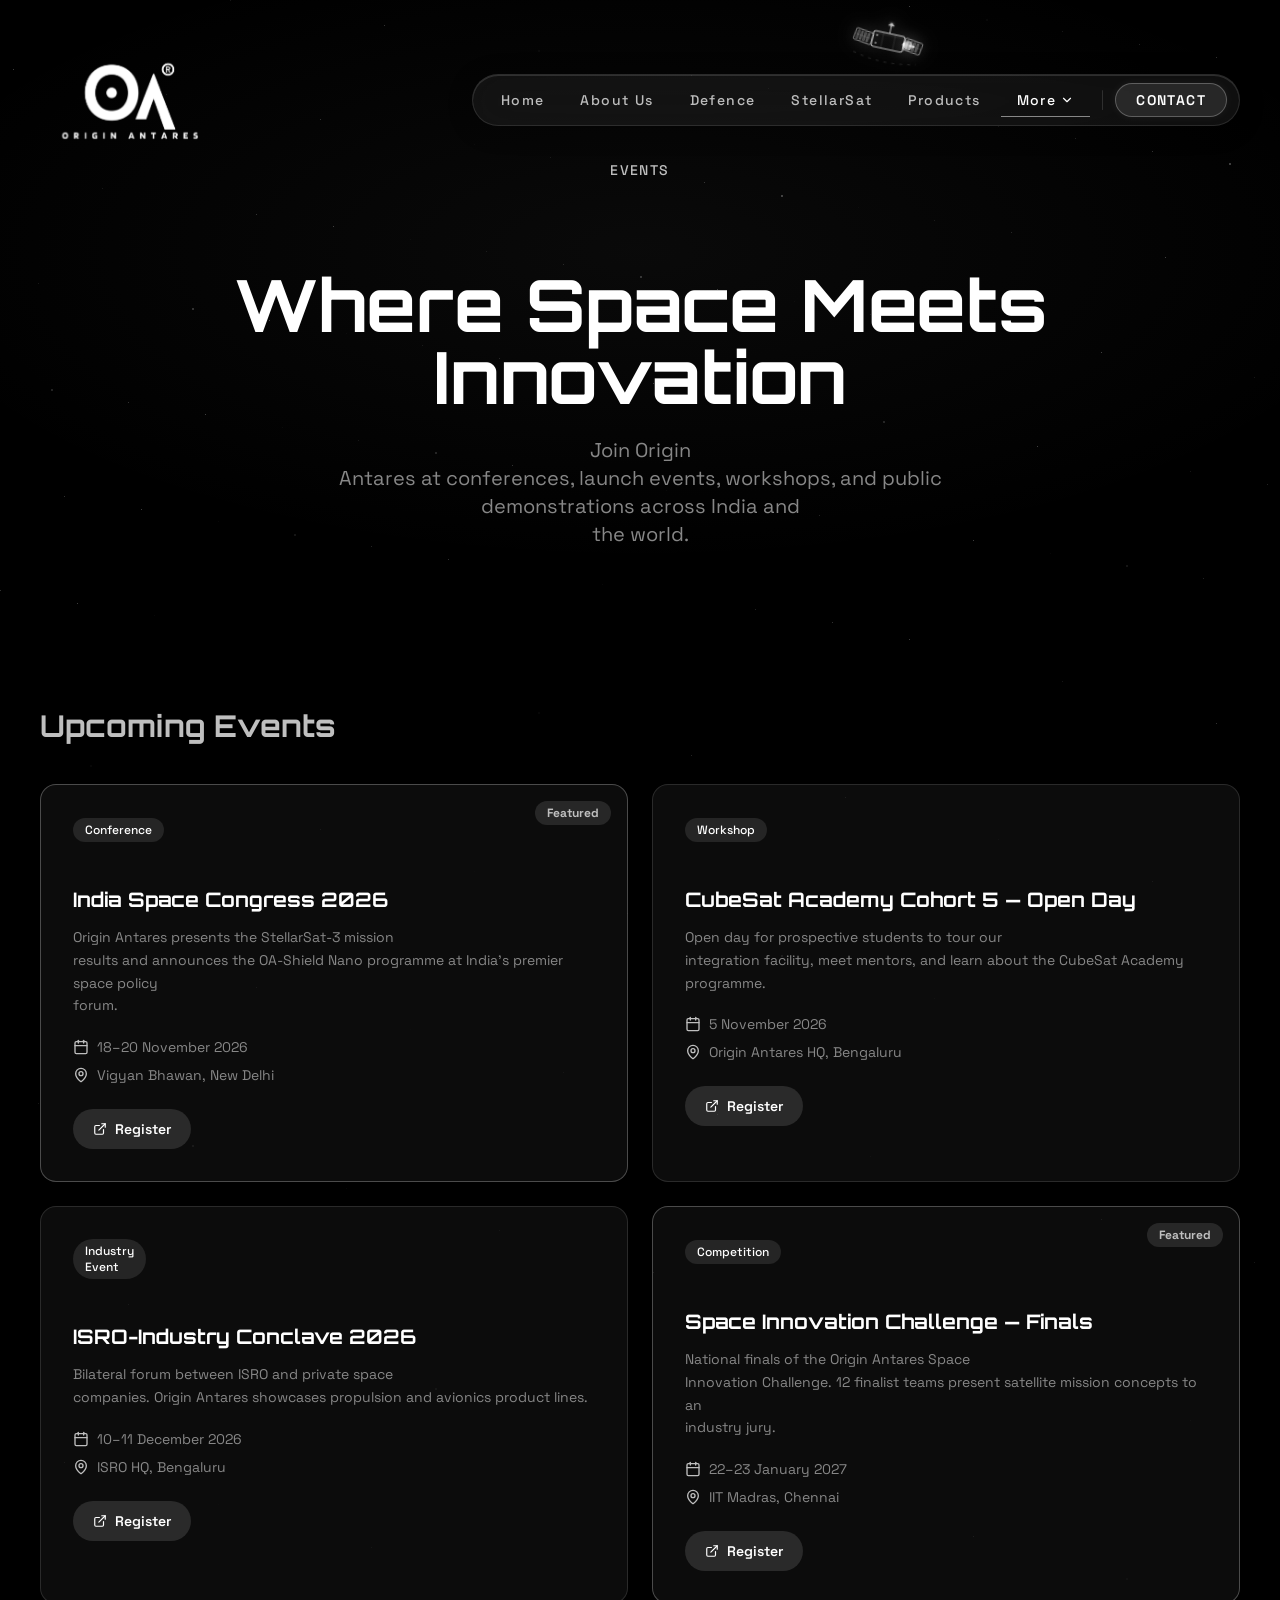
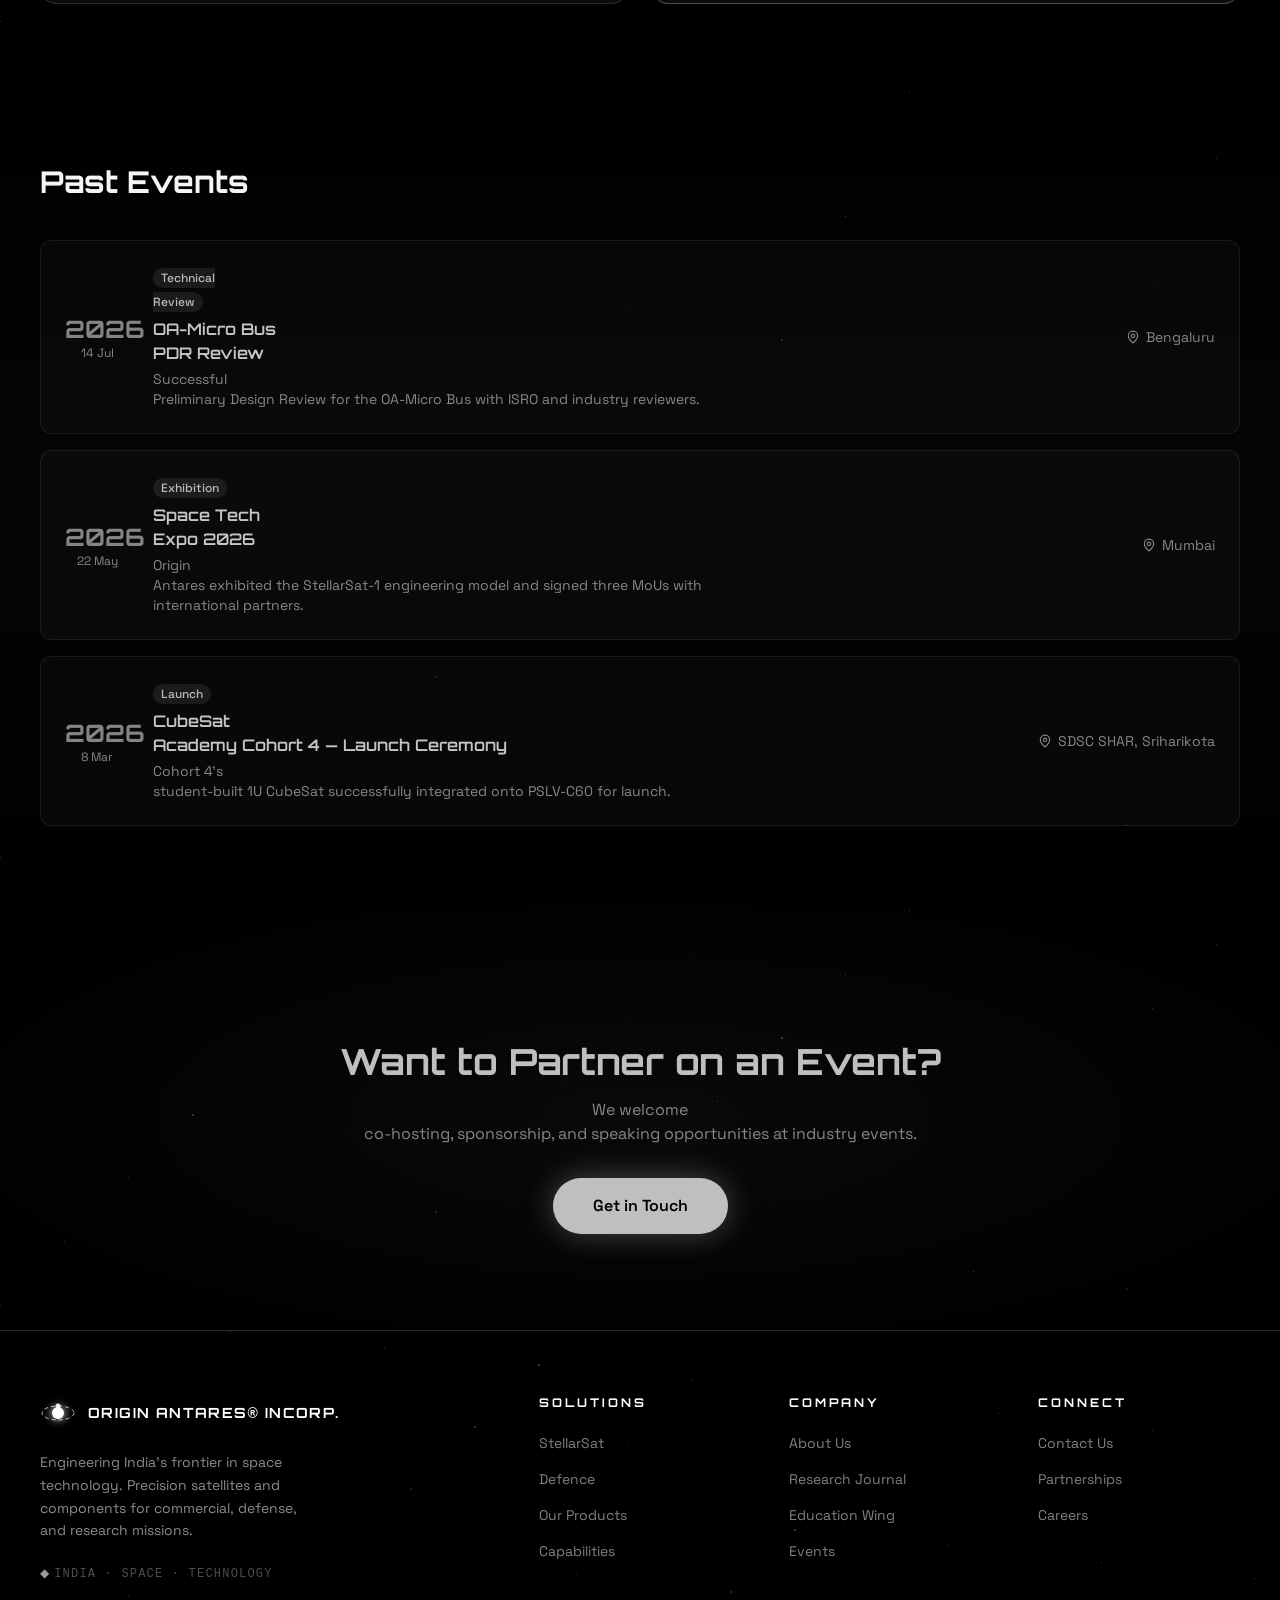
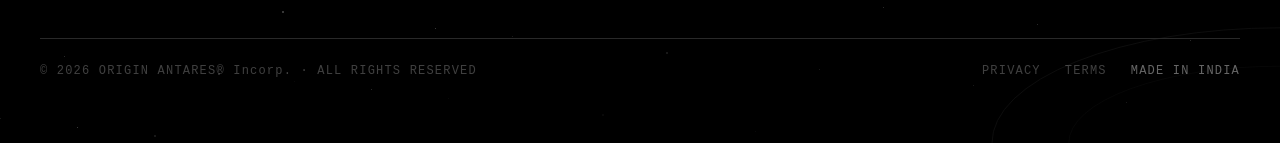
<file: events.html>
<!DOCTYPE html>
<html lang="en">

<head>
    <meta charset="UTF-8">
    <meta name="viewport" content="width=device-width, initial-scale=1.0">
    <title>Events — Origin Antares</title>
    <link rel="preconnect" href="https://fonts.googleapis.com">
    <link rel="preconnect" href="https://fonts.gstatic.com" crossorigin>
    <link
        href="https://fonts.googleapis.com/css2?family=Orbitron:wght@400;500;600;700;800;900&family=Space+Grotesk:wght@300;400;500;600;700&display=swap"
        rel="stylesheet">
    <link rel="stylesheet" href="css/styles.css">
</head>

<body>
    <div id="app" class="fs-unmask-airo-app-builder">
        <div class="min-h-screen bg-background flex flex-col"><svg width="0" height="0" aria-hidden="true"
                style="position: absolute;">
                <defs>
                    <filter id="lg-filter" x="-10%" y="-10%" width="120%" height="120%">
                        <feTurbulence type="fractalNoise" baseFrequency="0.7" numOctaves="2" seed="5" result="noise">
                        </feTurbulence>
                        <feDisplacementMap in="SourceGraphic" in2="noise" scale="2.5" xChannelSelector="R"
                            yChannelSelector="G"></feDisplacementMap>
                    </filter>
                </defs>
            </svg>
            <header class="fixed top-0 left-0 right-0 z-50"
                style="transition: background 0.45s, backdrop-filter 0.45s, box-shadow 0.45s, border-color 0.45s; background: transparent; backdrop-filter: none; border-bottom: 1px solid transparent; box-shadow: none;">
                <div class="absolute top-0 left-0 right-0 h-px pointer-events-none"
                    style="opacity: 0; transition: opacity 0.45s; background: linear-gradient(90deg, transparent 0%, hsl(var(--oa-glass-border)/0.35) 40%, hsl(var(--oa-glass-border)/0.2) 60%, transparent 100%);">
                </div>
                <div class="absolute pointer-events-none"
                    style="top: 8px; left: 50%; transform: translateX(-50%); transition: top 0.5s cubic-bezier(0.22, 1, 0.36, 1), left 0.5s cubic-bezier(0.22, 1, 0.36, 1), transform 0.5s cubic-bezier(0.22, 1, 0.36, 1); z-index: 10;">
                    <div class="pointer-events-none select-none"
                        style="filter: drop-shadow(rgba(255, 255, 255, 0.6) 0px 0px 8px); will-change: transform; opacity: 0.4; transform: none;">
                        <svg width="72" height="54" viewBox="0 0 72 54" fill="none" xmlns="http://www.w3.org/2000/svg"
                            aria-hidden="true">
                            <defs>
                                <radialGradient id="ns-plume" cx="0%" cy="50%" r="100%">
                                    <stop offset="0%" stop-color="rgba(255,255,255,0.95)"></stop>
                                    <stop offset="55%" stop-color="rgba(255,255,255,0.45)"></stop>
                                    <stop offset="100%" stop-color="rgba(255,255,255,0)"></stop>
                                </radialGradient>
                                <radialGradient id="ns-body" cx="50%" cy="0%" r="100%">
                                    <stop offset="0%" stop-color="rgba(255,255,255,0.13)"></stop>
                                    <stop offset="100%" stop-color="rgba(255,255,255,0)"></stop>
                                </radialGradient>
                                <filter id="ns-glow" x="-40%" y="-40%" width="180%" height="180%">
                                    <feGaussianBlur stdDeviation="1.6" result="blur"></feGaussianBlur>
                                    <feMerge>
                                        <feMergeNode in="blur"></feMergeNode>
                                        <feMergeNode in="SourceGraphic"></feMergeNode>
                                    </feMerge>
                                </filter>
                            </defs>
                            <path d="M 4 44 Q 36 52 68 44" stroke="rgba(255,255,255,0.14)" stroke-width="1" fill="none"
                                stroke-dasharray="3 5" opacity="0"></path>
                            <g opacity="0">
                                <ellipse cx="57" cy="27" ry="3.8" fill="url(#ns-plume)" rx="3" opacity="0"></ellipse>
                                <ellipse cx="60" cy="27" rx="2.395958016975783" ry="1.5" fill="rgba(255,255,255,0.7)"
                                    opacity="0.6102263845488778"></ellipse>
                                <circle cx="62" cy="27" r="1.0529007026343606" fill="rgba(255,255,255,0.9)"
                                    opacity="0.8529007026343607"></circle>
                            </g>
                            <g style="transform-origin: 50% 50%; transform: none; transform-box: fill-box;">
                                <rect x="2" y="21" width="18" height="12" rx="1.2" fill="hsl(var(--oa-secondary))"
                                    stroke="rgba(255,255,255,0.5)" stroke-width="0.9"></rect>
                                <rect x="4" y="22.5" width="2" height="9" rx="0.4" fill="rgba(255,255,255,0.22)"
                                    stroke="rgba(255,255,255,0.38)" stroke-width="0.4"></rect>
                                <rect x="7.5" y="22.5" width="2" height="9" rx="0.4" fill="rgba(255,255,255,0.22)"
                                    stroke="rgba(255,255,255,0.38)" stroke-width="0.4"></rect>
                                <rect x="11" y="22.5" width="2" height="9" rx="0.4" fill="rgba(255,255,255,0.22)"
                                    stroke="rgba(255,255,255,0.38)" stroke-width="0.4"></rect>
                                <rect x="14.5" y="22.5" width="2" height="9" rx="0.4" fill="rgba(255,255,255,0.22)"
                                    stroke="rgba(255,255,255,0.38)" stroke-width="0.4"></rect>
                                <line x1="2" y1="27" x2="20" y2="27" stroke="rgba(255,255,255,0.22)" stroke-width="0.5">
                                </line>
                            </g>
                            <g style="transform-origin: 50% 50%; transform: none; transform-box: fill-box;">
                                <rect x="52" y="21" width="18" height="12" rx="1.2" fill="hsl(var(--oa-secondary))"
                                    stroke="rgba(255,255,255,0.5)" stroke-width="0.9"></rect>
                                <rect x="54" y="22.5" width="2" height="9" rx="0.4" fill="rgba(255,255,255,0.22)"
                                    stroke="rgba(255,255,255,0.38)" stroke-width="0.4"></rect>
                                <rect x="57.5" y="22.5" width="2" height="9" rx="0.4" fill="rgba(255,255,255,0.22)"
                                    stroke="rgba(255,255,255,0.38)" stroke-width="0.4"></rect>
                                <rect x="61" y="22.5" width="2" height="9" rx="0.4" fill="rgba(255,255,255,0.22)"
                                    stroke="rgba(255,255,255,0.38)" stroke-width="0.4"></rect>
                                <rect x="64.5" y="22.5" width="2" height="9" rx="0.4" fill="rgba(255,255,255,0.22)"
                                    stroke="rgba(255,255,255,0.38)" stroke-width="0.4"></rect>
                                <line x1="52" y1="27" x2="70" y2="27" stroke="rgba(255,255,255,0.22)"
                                    stroke-width="0.5"></line>
                            </g>
                            <rect x="20" y="19" width="32" height="16" rx="2.5" fill="hsl(var(--oa-secondary))"
                                stroke="rgba(255,255,255,0.68)" stroke-width="1.1"></rect>
                            <line x1="30" y1="19" x2="30" y2="35" stroke="rgba(255,255,255,0.18)" stroke-width="0.6">
                            </line>
                            <line x1="42" y1="19" x2="42" y2="35" stroke="rgba(255,255,255,0.18)" stroke-width="0.6">
                            </line>
                            <rect x="20" y="19" width="32" height="4" rx="2.5" fill="url(#ns-body)"></rect>
                            <rect x="52" y="23" width="7" height="8" rx="1.2" fill="rgba(255,255,255,0.12)"
                                stroke="rgba(255,255,255,0.55)" stroke-width="0.9"></rect>
                            <line x1="55.5" y1="23" x2="55.5" y2="31" stroke="rgba(255,255,255,0.2)" stroke-width="0.5">
                            </line>
                            <line x1="36" y1="19" x2="36" y2="11" stroke="rgba(255,255,255,0.75)" stroke-width="0.9">
                            </line>
                            <path d="M 33 11 Q 36 8.5 39 11" stroke="rgba(255,255,255,0.7)" stroke-width="0.9"
                                fill="none"></path>
                            <circle cx="36" cy="10" r="1.7259157529711957" fill="rgba(255,255,255,0.95)"
                                filter="url(#ns-glow)" opacity="0.9364992168324534"></circle>
                            <circle cx="24" cy="23" r="1.3" fill="hsl(var(--oa-gold))" opacity="0.8644980857626069">
                            </circle>
                            <circle cx="24" cy="31" r="1.1" fill="rgba(255,255,255,0.9)" opacity="0.9"></circle>
                        </svg></div>
                </div>
                <div
                    style="display: flex; justify-content: flex-start; padding-left: 2.5rem; padding-top: 0.75rem; padding-bottom: 0px; transition: padding 0.5s cubic-bezier(0.22, 1, 0.36, 1);">
                    <a class="flex items-center" href="index.html"><img alt="Origin Antares"
                            class="block h-auto w-auto object-contain" width="440" height="120"
                            src="assets/images/images-logo-horizontal.png"
                            style="max-height: 180px; max-width: 640px; min-width: 0px; transition: max-height 0.5s cubic-bezier(0.22, 1, 0.36, 1), max-width 0.5s cubic-bezier(0.22, 1, 0.36, 1); filter: none; height: 252px; width: auto;"
                            data-airo-logo-corrected="square"></a></div>
                <div class="flex items-center px-6 lg:px-10"
                    style="justify-content: flex-end; padding-bottom: 0px; min-height: 56px; margin-top: -120px; transition: padding-bottom 0.4s, min-height 0.4s, margin-top 0.4s; position: relative;">
                    <div class="relative flex items-center gap-1 px-3 py-2 rounded-full"
                        style="background: hsl(var(--oa-glass-bg)/0.06); backdrop-filter: blur(20px) saturate(160%); border: 1px solid hsl(var(--oa-glass-border)/0.11); box-shadow: inset 0 1px 0 hsl(var(--oa-glass-border)/0.13), 0 4px 24px hsl(var(--oa-bg)/0.3);">
                        <nav aria-label="Main navigation" class="hidden md:flex items-center gap-1"><a
                                class="relative z-10 px-4 py-1.5 text-sm tracking-widest font-medium transition-colors duration-150"
                                href="index.html"
                                style="font-family: var(--font-sans); color: hsl(var(--oa-glass-bg)/0.72); border-bottom: 1px solid transparent;">Home</a><a
                                class="relative z-10 px-4 py-1.5 text-sm tracking-widest font-medium transition-colors duration-150"
                                href="about.html"
                                style="font-family: var(--font-sans); color: hsl(var(--oa-glass-bg)/0.72); border-bottom: 1px solid transparent;">About
                                Us</a><a
                                class="relative z-10 px-4 py-1.5 text-sm tracking-widest font-medium transition-colors duration-150"
                                href="defence.html"
                                style="font-family: var(--font-sans); color: hsl(var(--oa-glass-bg)/0.72); border-bottom: 1px solid transparent;">Defence</a><a
                                class="relative z-10 px-4 py-1.5 text-sm tracking-widest font-medium transition-colors duration-150"
                                href="stellarsat.html"
                                style="font-family: var(--font-sans); color: hsl(var(--oa-glass-bg)/0.72); border-bottom: 1px solid transparent;">StellarSat</a><a
                                class="relative z-10 px-4 py-1.5 text-sm tracking-widest font-medium transition-colors duration-150"
                                href="products.html"
                                style="font-family: var(--font-sans); color: hsl(var(--oa-glass-bg)/0.72); border-bottom: 1px solid transparent;">Products</a>
                            <div class="relative z-10"><button
                                    class="flex items-center gap-1 px-4 py-1.5 text-sm tracking-widest font-medium transition-colors duration-150"
                                    aria-expanded="false" aria-haspopup="true"
                                    style="font-family: var(--font-sans); color: hsl(var(--oa-cyan)); background: none; border-top-width: medium; border-right-width: medium; border-bottom: 1px solid hsl(var(--oa-glass-border)/0.5); border-left-width: medium; border-top-style: none; border-right-style: none; border-left-style: none; border-top-color: currentcolor; border-right-color: currentcolor; border-left-color: currentcolor; border-image: none; cursor: pointer;">More<span
                                        style="display: flex; transform: none;"><svg xmlns="http://www.w3.org/2000/svg"
                                            width="14" height="14" viewBox="0 0 24 24" fill="none" stroke="currentColor"
                                            stroke-width="2" stroke-linecap="round" stroke-linejoin="round"
                                            class="lucide lucide-chevron-down">
                                            <path d="m6 9 6 6 6-6"></path>
                                        </svg></span></button></div>
                        </nav>
                        <div class="hidden md:block w-px h-5 mx-2 rounded-full shrink-0"
                            style="background: hsl(var(--oa-glass-border)/0.13);"></div><a
                            class="hidden md:inline-flex items-center px-5 py-1.5 text-sm font-semibold tracking-widest rounded-full shrink-0 transition-all duration-200"
                            href="contact.html"
                            style="font-family: var(--font-sans); color: hsl(var(--oa-cyan)); background: hsl(var(--oa-glass-bg)/0.1); border: 1px solid hsl(var(--oa-glass-border)/0.25); box-shadow: 0 0 10px hsl(var(--oa-glass-bg)/0.06);">CONTACT</a><button
                            class="md:hidden text-white p-1.5 z-10" aria-label="Open menu"><svg
                                xmlns="http://www.w3.org/2000/svg" width="20" height="20" viewBox="0 0 24 24"
                                fill="none" stroke="currentColor" stroke-width="2" stroke-linecap="round"
                                stroke-linejoin="round" class="lucide lucide-menu">
                                <line x1="4" x2="20" y1="12" y2="12"></line>
                                <line x1="4" x2="20" y1="6" y2="6"></line>
                                <line x1="4" x2="20" y1="18" y2="18"></line>
                            </svg></button>
                    </div>
                </div>
            </header>
            <main>
                <section class="relative min-h-[55vh] flex items-center overflow-hidden">
                    <div class="absolute inset-0 pointer-events-none" aria-hidden="true">
                        <div class="absolute rounded-full bg-white"
                            style="width: 2px; height: 2px; opacity: 0.04; top: 13%; left: 7%;"></div>
                        <div class="absolute rounded-full bg-white"
                            style="width: 1px; height: 1px; opacity: 0.11; top: 50%; left: 68%;"></div>
                        <div class="absolute rounded-full bg-white"
                            style="width: 1px; height: 1px; opacity: 0.18; top: 87%; left: 29%;"></div>
                        <div class="absolute rounded-full bg-white"
                            style="width: 1px; height: 1px; opacity: 0.25; top: 24%; left: 90%;"></div>
                        <div class="absolute rounded-full bg-white"
                            style="width: 1px; height: 1px; opacity: 0.32; top: 61%; left: 51%;"></div>
                        <div class="absolute rounded-full bg-white"
                            style="width: 1px; height: 1px; opacity: 0.04; top: 98%; left: 12%;"></div>
                        <div class="absolute rounded-full bg-white"
                            style="width: 1px; height: 1px; opacity: 0.11; top: 35%; left: 73%;"></div>
                        <div class="absolute rounded-full bg-white"
                            style="width: 2px; height: 2px; opacity: 0.18; top: 72%; left: 34%;"></div>
                        <div class="absolute rounded-full bg-white"
                            style="width: 1px; height: 1px; opacity: 0.25; top: 9%; left: 95%;"></div>
                        <div class="absolute rounded-full bg-white"
                            style="width: 1px; height: 1px; opacity: 0.32; top: 46%; left: 56%;"></div>
                        <div class="absolute rounded-full bg-white"
                            style="width: 1px; height: 1px; opacity: 0.04; top: 83%; left: 17%;"></div>
                        <div class="absolute rounded-full bg-white"
                            style="width: 1px; height: 1px; opacity: 0.11; top: 20%; left: 78%;"></div>
                        <div class="absolute rounded-full bg-white"
                            style="width: 1px; height: 1px; opacity: 0.18; top: 57%; left: 39%;"></div>
                        <div class="absolute rounded-full bg-white"
                            style="width: 1px; height: 1px; opacity: 0.25; top: 94%; left: 0%;"></div>
                        <div class="absolute rounded-full bg-white"
                            style="width: 2px; height: 2px; opacity: 0.32; top: 31%; left: 61%;"></div>
                        <div class="absolute rounded-full bg-white"
                            style="width: 1px; height: 1px; opacity: 0.04; top: 68%; left: 22%;"></div>
                        <div class="absolute rounded-full bg-white"
                            style="width: 1px; height: 1px; opacity: 0.11; top: 5%; left: 83%;"></div>
                        <div class="absolute rounded-full bg-white"
                            style="width: 1px; height: 1px; opacity: 0.18; top: 42%; left: 44%;"></div>
                        <div class="absolute rounded-full bg-white"
                            style="width: 1px; height: 1px; opacity: 0.25; top: 79%; left: 5%;"></div>
                        <div class="absolute rounded-full bg-white"
                            style="width: 1px; height: 1px; opacity: 0.32; top: 16%; left: 66%;"></div>
                        <div class="absolute rounded-full bg-white"
                            style="width: 1px; height: 1px; opacity: 0.04; top: 53%; left: 27%;"></div>
                        <div class="absolute rounded-full bg-white"
                            style="width: 2px; height: 2px; opacity: 0.11; top: 90%; left: 88%;"></div>
                        <div class="absolute rounded-full bg-white"
                            style="width: 1px; height: 1px; opacity: 0.18; top: 27%; left: 49%;"></div>
                        <div class="absolute rounded-full bg-white"
                            style="width: 1px; height: 1px; opacity: 0.25; top: 64%; left: 10%;"></div>
                        <div class="absolute rounded-full bg-white"
                            style="width: 1px; height: 1px; opacity: 0.32; top: 1%; left: 71%;"></div>
                        <div class="absolute rounded-full bg-white"
                            style="width: 1px; height: 1px; opacity: 0.04; top: 38%; left: 32%;"></div>
                        <div class="absolute rounded-full bg-white"
                            style="width: 1px; height: 1px; opacity: 0.11; top: 75%; left: 93%;"></div>
                        <div class="absolute rounded-full bg-white"
                            style="width: 1px; height: 1px; opacity: 0.18; top: 12%; left: 54%;"></div>
                        <div class="absolute rounded-full bg-white"
                            style="width: 2px; height: 2px; opacity: 0.25; top: 49%; left: 15%;"></div>
                        <div class="absolute rounded-full bg-white"
                            style="width: 1px; height: 1px; opacity: 0.32; top: 86%; left: 76%;"></div>
                        <div class="absolute rounded-full bg-white"
                            style="width: 1px; height: 1px; opacity: 0.04; top: 23%; left: 37%;"></div>
                        <div class="absolute rounded-full bg-white"
                            style="width: 1px; height: 1px; opacity: 0.11; top: 60%; left: 98%;"></div>
                        <div class="absolute rounded-full bg-white"
                            style="width: 1px; height: 1px; opacity: 0.18; top: 97%; left: 59%;"></div>
                        <div class="absolute rounded-full bg-white"
                            style="width: 1px; height: 1px; opacity: 0.25; top: 34%; left: 20%;"></div>
                        <div class="absolute rounded-full bg-white"
                            style="width: 1px; height: 1px; opacity: 0.32; top: 71%; left: 81%;"></div>
                        <div class="absolute rounded-full bg-white"
                            style="width: 2px; height: 2px; opacity: 0.04; top: 8%; left: 42%;"></div>
                        <div class="absolute rounded-full bg-white"
                            style="width: 1px; height: 1px; opacity: 0.11; top: 45%; left: 3%;"></div>
                        <div class="absolute rounded-full bg-white"
                            style="width: 1px; height: 1px; opacity: 0.18; top: 82%; left: 64%;"></div>
                        <div class="absolute rounded-full bg-white"
                            style="width: 1px; height: 1px; opacity: 0.25; top: 19%; left: 25%;"></div>
                        <div class="absolute rounded-full bg-white"
                            style="width: 1px; height: 1px; opacity: 0.32; top: 56%; left: 86%;"></div>
                        <div class="absolute rounded-full bg-white"
                            style="width: 1px; height: 1px; opacity: 0.04; top: 93%; left: 47%;"></div>
                        <div class="absolute rounded-full bg-white"
                            style="width: 1px; height: 1px; opacity: 0.11; top: 30%; left: 8%;"></div>
                        <div class="absolute rounded-full bg-white"
                            style="width: 2px; height: 2px; opacity: 0.18; top: 67%; left: 69%;"></div>
                        <div class="absolute rounded-full bg-white"
                            style="width: 1px; height: 1px; opacity: 0.25; top: 4%; left: 30%;"></div>
                        <div class="absolute rounded-full bg-white"
                            style="width: 1px; height: 1px; opacity: 0.32; top: 41%; left: 91%;"></div>
                        <div class="absolute rounded-full bg-white"
                            style="width: 1px; height: 1px; opacity: 0.04; top: 78%; left: 52%;"></div>
                        <div class="absolute rounded-full bg-white"
                            style="width: 1px; height: 1px; opacity: 0.11; top: 15%; left: 13%;"></div>
                        <div class="absolute rounded-full bg-white"
                            style="width: 1px; height: 1px; opacity: 0.18; top: 52%; left: 74%;"></div>
                        <div class="absolute rounded-full bg-white"
                            style="width: 1px; height: 1px; opacity: 0.25; top: 89%; left: 35%;"></div>
                        <div class="absolute rounded-full bg-white"
                            style="width: 2px; height: 2px; opacity: 0.32; top: 26%; left: 96%;"></div>
                        <div class="absolute rounded-full bg-white"
                            style="width: 1px; height: 1px; opacity: 0.04; top: 63%; left: 57%;"></div>
                        <div class="absolute rounded-full bg-white"
                            style="width: 1px; height: 1px; opacity: 0.11; top: 0%; left: 18%;"></div>
                        <div class="absolute rounded-full bg-white"
                            style="width: 1px; height: 1px; opacity: 0.18; top: 37%; left: 79%;"></div>
                        <div class="absolute rounded-full bg-white"
                            style="width: 1px; height: 1px; opacity: 0.25; top: 74%; left: 40%;"></div>
                        <div class="absolute rounded-full bg-white"
                            style="width: 1px; height: 1px; opacity: 0.32; top: 11%; left: 1%;"></div>
                        <div class="absolute rounded-full bg-white"
                            style="width: 1px; height: 1px; opacity: 0.04; top: 48%; left: 62%;"></div>
                        <div class="absolute rounded-full bg-white"
                            style="width: 2px; height: 2px; opacity: 0.11; top: 85%; left: 23%;"></div>
                        <div class="absolute rounded-full bg-white"
                            style="width: 1px; height: 1px; opacity: 0.18; top: 22%; left: 84%;"></div>
                        <div class="absolute rounded-full bg-white"
                            style="width: 1px; height: 1px; opacity: 0.25; top: 59%; left: 45%;"></div>
                        <div class="absolute rounded-full bg-white"
                            style="width: 1px; height: 1px; opacity: 0.32; top: 96%; left: 6%;"></div>
                        <div class="absolute rounded-full bg-white"
                            style="width: 1px; height: 1px; opacity: 0.04; top: 33%; left: 67%;"></div>
                        <div class="absolute rounded-full bg-white"
                            style="width: 1px; height: 1px; opacity: 0.11; top: 70%; left: 28%;"></div>
                        <div class="absolute rounded-full bg-white"
                            style="width: 1px; height: 1px; opacity: 0.18; top: 7%; left: 89%;"></div>
                        <div class="absolute rounded-full bg-white"
                            style="width: 2px; height: 2px; opacity: 0.25; top: 44%; left: 50%;"></div>
                        <div class="absolute rounded-full bg-white"
                            style="width: 1px; height: 1px; opacity: 0.32; top: 81%; left: 11%;"></div>
                        <div class="absolute rounded-full bg-white"
                            style="width: 1px; height: 1px; opacity: 0.04; top: 18%; left: 72%;"></div>
                        <div class="absolute rounded-full bg-white"
                            style="width: 1px; height: 1px; opacity: 0.11; top: 55%; left: 33%;"></div>
                        <div class="absolute rounded-full bg-white"
                            style="width: 1px; height: 1px; opacity: 0.18; top: 92%; left: 94%;"></div>
                        <div class="absolute rounded-full bg-white"
                            style="width: 1px; height: 1px; opacity: 0.25; top: 29%; left: 55%;"></div>
                        <div class="absolute rounded-full bg-white"
                            style="width: 1px; height: 1px; opacity: 0.32; top: 66%; left: 16%;"></div>
                        <div class="absolute rounded-full bg-white"
                            style="width: 2px; height: 2px; opacity: 0.04; top: 3%; left: 77%;"></div>
                        <div class="absolute rounded-full bg-white"
                            style="width: 1px; height: 1px; opacity: 0.11; top: 40%; left: 38%;"></div>
                        <div class="absolute rounded-full bg-white"
                            style="width: 1px; height: 1px; opacity: 0.18; top: 77%; left: 99%;"></div>
                        <div class="absolute rounded-full bg-white"
                            style="width: 1px; height: 1px; opacity: 0.25; top: 14%; left: 60%;"></div>
                        <div class="absolute rounded-full bg-white"
                            style="width: 1px; height: 1px; opacity: 0.32; top: 51%; left: 21%;"></div>
                        <div class="absolute rounded-full bg-white"
                            style="width: 1px; height: 1px; opacity: 0.04; top: 88%; left: 82%;"></div>
                        <div class="absolute rounded-full bg-white"
                            style="width: 1px; height: 1px; opacity: 0.11; top: 25%; left: 43%;"></div>
                        <div class="absolute rounded-full bg-white"
                            style="width: 2px; height: 2px; opacity: 0.18; top: 62%; left: 4%;"></div>
                        <div class="absolute rounded-full bg-white"
                            style="width: 1px; height: 1px; opacity: 0.25; top: 99%; left: 65%;"></div>
                        <div class="absolute rounded-full bg-white"
                            style="width: 1px; height: 1px; opacity: 0.32; top: 36%; left: 26%;"></div>
                    </div>
                    <div class="absolute inset-0 pointer-events-none"
                        style="background: radial-gradient(ellipse 60% 50% at 50% 40%,hsl(var(--oa-gold)/0.05),transparent);">
                    </div>
                    <div class="relative max-w-7xl mx-auto px-6 lg:px-10 pt-40 pb-20 text-center">
                        <p class="text-sm font-medium tracking-widest uppercase mb-4"
                            style="white-space: pre-line; color: hsl(var(--oa-gold)); opacity: 1;">Events</p>
                        <h1 class="text-5xl md:text-7xl font-bold mb-6 leading-tight"
                            style="white-space: pre-line; font-family: var(--font-heading); color: hsl(var(--oa-cyan)); opacity: 0; transform: translateY(3.23701px);">
                            Where Space Meets Innovation</h1>
                        <p class="text-lg md:text-xl text-muted-foreground max-w-2xl mx-auto leading-relaxed"
                            style="white-space: pre-line; opacity: 0; transform: translateY(3.69745px);">Join Origin
                            Antares at conferences, launch events, workshops, and public demonstrations across India and
                            the world.</p>
                    </div>
                </section>
                <section class="relative py-20 overflow-hidden">
                    <div class="absolute inset-0 pointer-events-none" aria-hidden="true">
                        <div class="absolute rounded-full bg-white"
                            style="width: 2px; height: 2px; opacity: 0.04; top: 13%; left: 7%;"></div>
                        <div class="absolute rounded-full bg-white"
                            style="width: 1px; height: 1px; opacity: 0.11; top: 50%; left: 68%;"></div>
                        <div class="absolute rounded-full bg-white"
                            style="width: 1px; height: 1px; opacity: 0.18; top: 87%; left: 29%;"></div>
                        <div class="absolute rounded-full bg-white"
                            style="width: 1px; height: 1px; opacity: 0.25; top: 24%; left: 90%;"></div>
                        <div class="absolute rounded-full bg-white"
                            style="width: 1px; height: 1px; opacity: 0.32; top: 61%; left: 51%;"></div>
                        <div class="absolute rounded-full bg-white"
                            style="width: 1px; height: 1px; opacity: 0.04; top: 98%; left: 12%;"></div>
                        <div class="absolute rounded-full bg-white"
                            style="width: 1px; height: 1px; opacity: 0.11; top: 35%; left: 73%;"></div>
                        <div class="absolute rounded-full bg-white"
                            style="width: 2px; height: 2px; opacity: 0.18; top: 72%; left: 34%;"></div>
                        <div class="absolute rounded-full bg-white"
                            style="width: 1px; height: 1px; opacity: 0.25; top: 9%; left: 95%;"></div>
                        <div class="absolute rounded-full bg-white"
                            style="width: 1px; height: 1px; opacity: 0.32; top: 46%; left: 56%;"></div>
                        <div class="absolute rounded-full bg-white"
                            style="width: 1px; height: 1px; opacity: 0.04; top: 83%; left: 17%;"></div>
                        <div class="absolute rounded-full bg-white"
                            style="width: 1px; height: 1px; opacity: 0.11; top: 20%; left: 78%;"></div>
                        <div class="absolute rounded-full bg-white"
                            style="width: 1px; height: 1px; opacity: 0.18; top: 57%; left: 39%;"></div>
                        <div class="absolute rounded-full bg-white"
                            style="width: 1px; height: 1px; opacity: 0.25; top: 94%; left: 0%;"></div>
                        <div class="absolute rounded-full bg-white"
                            style="width: 2px; height: 2px; opacity: 0.32; top: 31%; left: 61%;"></div>
                        <div class="absolute rounded-full bg-white"
                            style="width: 1px; height: 1px; opacity: 0.04; top: 68%; left: 22%;"></div>
                        <div class="absolute rounded-full bg-white"
                            style="width: 1px; height: 1px; opacity: 0.11; top: 5%; left: 83%;"></div>
                        <div class="absolute rounded-full bg-white"
                            style="width: 1px; height: 1px; opacity: 0.18; top: 42%; left: 44%;"></div>
                        <div class="absolute rounded-full bg-white"
                            style="width: 1px; height: 1px; opacity: 0.25; top: 79%; left: 5%;"></div>
                        <div class="absolute rounded-full bg-white"
                            style="width: 1px; height: 1px; opacity: 0.32; top: 16%; left: 66%;"></div>
                        <div class="absolute rounded-full bg-white"
                            style="width: 1px; height: 1px; opacity: 0.04; top: 53%; left: 27%;"></div>
                        <div class="absolute rounded-full bg-white"
                            style="width: 2px; height: 2px; opacity: 0.11; top: 90%; left: 88%;"></div>
                        <div class="absolute rounded-full bg-white"
                            style="width: 1px; height: 1px; opacity: 0.18; top: 27%; left: 49%;"></div>
                        <div class="absolute rounded-full bg-white"
                            style="width: 1px; height: 1px; opacity: 0.25; top: 64%; left: 10%;"></div>
                        <div class="absolute rounded-full bg-white"
                            style="width: 1px; height: 1px; opacity: 0.32; top: 1%; left: 71%;"></div>
                        <div class="absolute rounded-full bg-white"
                            style="width: 1px; height: 1px; opacity: 0.04; top: 38%; left: 32%;"></div>
                        <div class="absolute rounded-full bg-white"
                            style="width: 1px; height: 1px; opacity: 0.11; top: 75%; left: 93%;"></div>
                        <div class="absolute rounded-full bg-white"
                            style="width: 1px; height: 1px; opacity: 0.18; top: 12%; left: 54%;"></div>
                        <div class="absolute rounded-full bg-white"
                            style="width: 2px; height: 2px; opacity: 0.25; top: 49%; left: 15%;"></div>
                        <div class="absolute rounded-full bg-white"
                            style="width: 1px; height: 1px; opacity: 0.32; top: 86%; left: 76%;"></div>
                        <div class="absolute rounded-full bg-white"
                            style="width: 1px; height: 1px; opacity: 0.04; top: 23%; left: 37%;"></div>
                        <div class="absolute rounded-full bg-white"
                            style="width: 1px; height: 1px; opacity: 0.11; top: 60%; left: 98%;"></div>
                        <div class="absolute rounded-full bg-white"
                            style="width: 1px; height: 1px; opacity: 0.18; top: 97%; left: 59%;"></div>
                        <div class="absolute rounded-full bg-white"
                            style="width: 1px; height: 1px; opacity: 0.25; top: 34%; left: 20%;"></div>
                        <div class="absolute rounded-full bg-white"
                            style="width: 1px; height: 1px; opacity: 0.32; top: 71%; left: 81%;"></div>
                        <div class="absolute rounded-full bg-white"
                            style="width: 2px; height: 2px; opacity: 0.04; top: 8%; left: 42%;"></div>
                        <div class="absolute rounded-full bg-white"
                            style="width: 1px; height: 1px; opacity: 0.11; top: 45%; left: 3%;"></div>
                        <div class="absolute rounded-full bg-white"
                            style="width: 1px; height: 1px; opacity: 0.18; top: 82%; left: 64%;"></div>
                        <div class="absolute rounded-full bg-white"
                            style="width: 1px; height: 1px; opacity: 0.25; top: 19%; left: 25%;"></div>
                        <div class="absolute rounded-full bg-white"
                            style="width: 1px; height: 1px; opacity: 0.32; top: 56%; left: 86%;"></div>
                    </div>
                    <div class="relative max-w-7xl mx-auto px-6 lg:px-10">
                        <h2 class="text-3xl font-bold mb-10"
                            style="font-family: var(--font-heading); color: hsl(var(--oa-gold)); opacity: 1; transform: none;">
                            Upcoming Events</h2>
                        <div class="grid grid-cols-1 md:grid-cols-2 gap-6">
                            <article class="relative rounded-2xl p-8 border overflow-hidden"
                                style="background: hsl(var(--secondary)/0.7); border-color: hsl(var(--oa-gold)/0.35); opacity: 1; transform: none;">
                                <span class="absolute top-4 right-4 text-xs font-bold px-3 py-1 rounded-full"
                                    style="background: hsl(var(--oa-gold)/0.15); color: hsl(var(--oa-gold));">Featured</span><span
                                    class="inline-block text-xs font-medium px-3 py-1 rounded-full mb-4"
                                    style="white-space: pre-line; background: hsl(var(--oa-cyan)/0.1); color: hsl(var(--oa-cyan));">Conference</span>
                                <h3 class="text-xl font-bold mb-3 pr-16"
                                    style="white-space: pre-line; font-family: var(--font-heading); color: hsl(var(--oa-cyan));">
                                    India Space Congress 2026</h3>
                                <p class="text-sm text-muted-foreground mb-5 leading-relaxed"
                                    style="white-space: pre-line;">Origin Antares presents the StellarSat-3 mission
                                    results and announces the OA-Shield Nano programme at India's premier space policy
                                    forum.</p>
                                <div class="space-y-2 mb-6">
                                    <div class="flex items-center gap-2 text-sm text-muted-foreground"><svg
                                            xmlns="http://www.w3.org/2000/svg" width="24" height="24"
                                            viewBox="0 0 24 24" fill="none" stroke="currentColor" stroke-width="2"
                                            stroke-linecap="round" stroke-linejoin="round"
                                            class="lucide lucide-calendar w-4 h-4 shrink-0"
                                            style="color: hsl(var(--oa-gold));">
                                            <path d="M8 2v4"></path>
                                            <path d="M16 2v4"></path>
                                            <rect width="18" height="18" x="3" y="4" rx="2"></rect>
                                            <path d="M3 10h18"></path>
                                        </svg><time datetime="2026-11-18">18–20 November 2026</time></div>
                                    <div class="flex items-center gap-2 text-sm text-muted-foreground"><svg
                                            xmlns="http://www.w3.org/2000/svg" width="24" height="24"
                                            viewBox="0 0 24 24" fill="none" stroke="currentColor" stroke-width="2"
                                            stroke-linecap="round" stroke-linejoin="round"
                                            class="lucide lucide-map-pin w-4 h-4 shrink-0"
                                            style="color: hsl(var(--oa-gold));">
                                            <path
                                                d="M20 10c0 4.993-5.539 10.193-7.399 11.799a1 1 0 0 1-1.202 0C9.539 20.193 4 14.993 4 10a8 8 0 0 1 16 0">
                                            </path>
                                            <circle cx="12" cy="10" r="3"></circle>
                                        </svg><span style="white-space: pre-line;">Vigyan Bhawan, New Delhi</span></div>
                                </div><a href="#"
                                    class="inline-flex items-center gap-2 text-sm font-semibold px-5 py-2.5 rounded-full transition-all duration-200"
                                    style="background: hsl(var(--oa-cyan)/0.12); color: hsl(var(--oa-cyan));"><svg
                                        xmlns="http://www.w3.org/2000/svg" width="24" height="24" viewBox="0 0 24 24"
                                        fill="none" stroke="currentColor" stroke-width="2" stroke-linecap="round"
                                        stroke-linejoin="round" class="lucide lucide-external-link w-3.5 h-3.5">
                                        <path d="M15 3h6v6"></path>
                                        <path d="M10 14 21 3"></path>
                                        <path d="M18 13v6a2 2 0 0 1-2 2H5a2 2 0 0 1-2-2V8a2 2 0 0 1 2-2h6"></path>
                                    </svg>Register</a>
                            </article>
                            <article class="relative rounded-2xl p-8 border overflow-hidden"
                                style="background: hsl(var(--secondary)/0.7); border-color: hsl(var(--oa-cyan)/0.12); opacity: 0; transform: translateY(0.351485px);">
                                <span class="inline-block text-xs font-medium px-3 py-1 rounded-full mb-4"
                                    style="white-space: pre-line; background: hsl(var(--oa-cyan)/0.1); color: hsl(var(--oa-cyan));">Workshop</span>
                                <h3 class="text-xl font-bold mb-3 pr-16"
                                    style="white-space: pre-line; font-family: var(--font-heading); color: hsl(var(--oa-cyan));">
                                    CubeSat Academy Cohort 5 — Open Day</h3>
                                <p class="text-sm text-muted-foreground mb-5 leading-relaxed"
                                    style="white-space: pre-line;">Open day for prospective students to tour our
                                    integration facility, meet mentors, and learn about the CubeSat Academy programme.
                                </p>
                                <div class="space-y-2 mb-6">
                                    <div class="flex items-center gap-2 text-sm text-muted-foreground"><svg
                                            xmlns="http://www.w3.org/2000/svg" width="24" height="24"
                                            viewBox="0 0 24 24" fill="none" stroke="currentColor" stroke-width="2"
                                            stroke-linecap="round" stroke-linejoin="round"
                                            class="lucide lucide-calendar w-4 h-4 shrink-0"
                                            style="color: hsl(var(--oa-gold));">
                                            <path d="M8 2v4"></path>
                                            <path d="M16 2v4"></path>
                                            <rect width="18" height="18" x="3" y="4" rx="2"></rect>
                                            <path d="M3 10h18"></path>
                                        </svg><time datetime="2026-11-05">5 November 2026</time></div>
                                    <div class="flex items-center gap-2 text-sm text-muted-foreground"><svg
                                            xmlns="http://www.w3.org/2000/svg" width="24" height="24"
                                            viewBox="0 0 24 24" fill="none" stroke="currentColor" stroke-width="2"
                                            stroke-linecap="round" stroke-linejoin="round"
                                            class="lucide lucide-map-pin w-4 h-4 shrink-0"
                                            style="color: hsl(var(--oa-gold));">
                                            <path
                                                d="M20 10c0 4.993-5.539 10.193-7.399 11.799a1 1 0 0 1-1.202 0C9.539 20.193 4 14.993 4 10a8 8 0 0 1 16 0">
                                            </path>
                                            <circle cx="12" cy="10" r="3"></circle>
                                        </svg><span style="white-space: pre-line;">Origin Antares HQ, Bengaluru</span>
                                    </div>
                                </div><a href="#"
                                    class="inline-flex items-center gap-2 text-sm font-semibold px-5 py-2.5 rounded-full transition-all duration-200"
                                    style="background: hsl(var(--oa-cyan)/0.12); color: hsl(var(--oa-cyan));"><svg
                                        xmlns="http://www.w3.org/2000/svg" width="24" height="24" viewBox="0 0 24 24"
                                        fill="none" stroke="currentColor" stroke-width="2" stroke-linecap="round"
                                        stroke-linejoin="round" class="lucide lucide-external-link w-3.5 h-3.5">
                                        <path d="M15 3h6v6"></path>
                                        <path d="M10 14 21 3"></path>
                                        <path d="M18 13v6a2 2 0 0 1-2 2H5a2 2 0 0 1-2-2V8a2 2 0 0 1 2-2h6"></path>
                                    </svg>Register</a>
                            </article>
                            <article class="relative rounded-2xl p-8 border overflow-hidden"
                                style="background: hsl(var(--secondary)/0.7); border-color: hsl(var(--oa-cyan)/0.12); opacity: 0; transform: translateY(28px);">
                                <span class="inline-block text-xs font-medium px-3 py-1 rounded-full mb-4"
                                    style="white-space: pre-line; background: hsl(var(--oa-cyan)/0.1); color: hsl(var(--oa-cyan));">Industry
                                    Event</span>
                                <h3 class="text-xl font-bold mb-3 pr-16"
                                    style="white-space: pre-line; font-family: var(--font-heading); color: hsl(var(--oa-cyan));">
                                    ISRO-Industry Conclave 2026</h3>
                                <p class="text-sm text-muted-foreground mb-5 leading-relaxed"
                                    style="white-space: pre-line;">Bilateral forum between ISRO and private space
                                    companies. Origin Antares showcases propulsion and avionics product lines.</p>
                                <div class="space-y-2 mb-6">
                                    <div class="flex items-center gap-2 text-sm text-muted-foreground"><svg
                                            xmlns="http://www.w3.org/2000/svg" width="24" height="24"
                                            viewBox="0 0 24 24" fill="none" stroke="currentColor" stroke-width="2"
                                            stroke-linecap="round" stroke-linejoin="round"
                                            class="lucide lucide-calendar w-4 h-4 shrink-0"
                                            style="color: hsl(var(--oa-gold));">
                                            <path d="M8 2v4"></path>
                                            <path d="M16 2v4"></path>
                                            <rect width="18" height="18" x="3" y="4" rx="2"></rect>
                                            <path d="M3 10h18"></path>
                                        </svg><time datetime="2026-12-10">10–11 December 2026</time></div>
                                    <div class="flex items-center gap-2 text-sm text-muted-foreground"><svg
                                            xmlns="http://www.w3.org/2000/svg" width="24" height="24"
                                            viewBox="0 0 24 24" fill="none" stroke="currentColor" stroke-width="2"
                                            stroke-linecap="round" stroke-linejoin="round"
                                            class="lucide lucide-map-pin w-4 h-4 shrink-0"
                                            style="color: hsl(var(--oa-gold));">
                                            <path
                                                d="M20 10c0 4.993-5.539 10.193-7.399 11.799a1 1 0 0 1-1.202 0C9.539 20.193 4 14.993 4 10a8 8 0 0 1 16 0">
                                            </path>
                                            <circle cx="12" cy="10" r="3"></circle>
                                        </svg><span style="white-space: pre-line;">ISRO HQ, Bengaluru</span></div>
                                </div><a href="#"
                                    class="inline-flex items-center gap-2 text-sm font-semibold px-5 py-2.5 rounded-full transition-all duration-200"
                                    style="background: hsl(var(--oa-cyan)/0.12); color: hsl(var(--oa-cyan));"><svg
                                        xmlns="http://www.w3.org/2000/svg" width="24" height="24" viewBox="0 0 24 24"
                                        fill="none" stroke="currentColor" stroke-width="2" stroke-linecap="round"
                                        stroke-linejoin="round" class="lucide lucide-external-link w-3.5 h-3.5">
                                        <path d="M15 3h6v6"></path>
                                        <path d="M10 14 21 3"></path>
                                        <path d="M18 13v6a2 2 0 0 1-2 2H5a2 2 0 0 1-2-2V8a2 2 0 0 1 2-2h6"></path>
                                    </svg>Register</a>
                            </article>
                            <article class="relative rounded-2xl p-8 border overflow-hidden"
                                style="background: hsl(var(--secondary)/0.7); border-color: hsl(var(--oa-gold)/0.35); opacity: 0; transform: translateY(28px);">
                                <span class="absolute top-4 right-4 text-xs font-bold px-3 py-1 rounded-full"
                                    style="background: hsl(var(--oa-gold)/0.15); color: hsl(var(--oa-gold));">Featured</span><span
                                    class="inline-block text-xs font-medium px-3 py-1 rounded-full mb-4"
                                    style="white-space: pre-line; background: hsl(var(--oa-cyan)/0.1); color: hsl(var(--oa-cyan));">Competition</span>
                                <h3 class="text-xl font-bold mb-3 pr-16"
                                    style="white-space: pre-line; font-family: var(--font-heading); color: hsl(var(--oa-cyan));">
                                    Space Innovation Challenge — Finals</h3>
                                <p class="text-sm text-muted-foreground mb-5 leading-relaxed"
                                    style="white-space: pre-line;">National finals of the Origin Antares Space
                                    Innovation Challenge. 12 finalist teams present satellite mission concepts to an
                                    industry jury.</p>
                                <div class="space-y-2 mb-6">
                                    <div class="flex items-center gap-2 text-sm text-muted-foreground"><svg
                                            xmlns="http://www.w3.org/2000/svg" width="24" height="24"
                                            viewBox="0 0 24 24" fill="none" stroke="currentColor" stroke-width="2"
                                            stroke-linecap="round" stroke-linejoin="round"
                                            class="lucide lucide-calendar w-4 h-4 shrink-0"
                                            style="color: hsl(var(--oa-gold));">
                                            <path d="M8 2v4"></path>
                                            <path d="M16 2v4"></path>
                                            <rect width="18" height="18" x="3" y="4" rx="2"></rect>
                                            <path d="M3 10h18"></path>
                                        </svg><time datetime="2027-01-22">22–23 January 2027</time></div>
                                    <div class="flex items-center gap-2 text-sm text-muted-foreground"><svg
                                            xmlns="http://www.w3.org/2000/svg" width="24" height="24"
                                            viewBox="0 0 24 24" fill="none" stroke="currentColor" stroke-width="2"
                                            stroke-linecap="round" stroke-linejoin="round"
                                            class="lucide lucide-map-pin w-4 h-4 shrink-0"
                                            style="color: hsl(var(--oa-gold));">
                                            <path
                                                d="M20 10c0 4.993-5.539 10.193-7.399 11.799a1 1 0 0 1-1.202 0C9.539 20.193 4 14.993 4 10a8 8 0 0 1 16 0">
                                            </path>
                                            <circle cx="12" cy="10" r="3"></circle>
                                        </svg><span style="white-space: pre-line;">IIT Madras, Chennai</span></div>
                                </div><a href="#"
                                    class="inline-flex items-center gap-2 text-sm font-semibold px-5 py-2.5 rounded-full transition-all duration-200"
                                    style="background: hsl(var(--oa-cyan)/0.12); color: hsl(var(--oa-cyan));"><svg
                                        xmlns="http://www.w3.org/2000/svg" width="24" height="24" viewBox="0 0 24 24"
                                        fill="none" stroke="currentColor" stroke-width="2" stroke-linecap="round"
                                        stroke-linejoin="round" class="lucide lucide-external-link w-3.5 h-3.5">
                                        <path d="M15 3h6v6"></path>
                                        <path d="M10 14 21 3"></path>
                                        <path d="M18 13v6a2 2 0 0 1-2 2H5a2 2 0 0 1-2-2V8a2 2 0 0 1 2-2h6"></path>
                                    </svg>Register</a>
                            </article>
                        </div>
                    </div>
                </section>
                <section class="relative py-20 overflow-hidden">
                    <div class="absolute inset-0 pointer-events-none"
                        style="background: linear-gradient(180deg,transparent,hsl(var(--secondary)/0.3),transparent);">
                    </div>
                    <div class="absolute inset-0 pointer-events-none" aria-hidden="true">
                        <div class="absolute rounded-full bg-white"
                            style="width: 2px; height: 2px; opacity: 0.04; top: 13%; left: 7%;"></div>
                        <div class="absolute rounded-full bg-white"
                            style="width: 1px; height: 1px; opacity: 0.11; top: 50%; left: 68%;"></div>
                        <div class="absolute rounded-full bg-white"
                            style="width: 1px; height: 1px; opacity: 0.18; top: 87%; left: 29%;"></div>
                        <div class="absolute rounded-full bg-white"
                            style="width: 1px; height: 1px; opacity: 0.25; top: 24%; left: 90%;"></div>
                        <div class="absolute rounded-full bg-white"
                            style="width: 1px; height: 1px; opacity: 0.32; top: 61%; left: 51%;"></div>
                        <div class="absolute rounded-full bg-white"
                            style="width: 1px; height: 1px; opacity: 0.04; top: 98%; left: 12%;"></div>
                        <div class="absolute rounded-full bg-white"
                            style="width: 1px; height: 1px; opacity: 0.11; top: 35%; left: 73%;"></div>
                        <div class="absolute rounded-full bg-white"
                            style="width: 2px; height: 2px; opacity: 0.18; top: 72%; left: 34%;"></div>
                        <div class="absolute rounded-full bg-white"
                            style="width: 1px; height: 1px; opacity: 0.25; top: 9%; left: 95%;"></div>
                        <div class="absolute rounded-full bg-white"
                            style="width: 1px; height: 1px; opacity: 0.32; top: 46%; left: 56%;"></div>
                        <div class="absolute rounded-full bg-white"
                            style="width: 1px; height: 1px; opacity: 0.04; top: 83%; left: 17%;"></div>
                        <div class="absolute rounded-full bg-white"
                            style="width: 1px; height: 1px; opacity: 0.11; top: 20%; left: 78%;"></div>
                        <div class="absolute rounded-full bg-white"
                            style="width: 1px; height: 1px; opacity: 0.18; top: 57%; left: 39%;"></div>
                        <div class="absolute rounded-full bg-white"
                            style="width: 1px; height: 1px; opacity: 0.25; top: 94%; left: 0%;"></div>
                        <div class="absolute rounded-full bg-white"
                            style="width: 2px; height: 2px; opacity: 0.32; top: 31%; left: 61%;"></div>
                        <div class="absolute rounded-full bg-white"
                            style="width: 1px; height: 1px; opacity: 0.04; top: 68%; left: 22%;"></div>
                        <div class="absolute rounded-full bg-white"
                            style="width: 1px; height: 1px; opacity: 0.11; top: 5%; left: 83%;"></div>
                        <div class="absolute rounded-full bg-white"
                            style="width: 1px; height: 1px; opacity: 0.18; top: 42%; left: 44%;"></div>
                        <div class="absolute rounded-full bg-white"
                            style="width: 1px; height: 1px; opacity: 0.25; top: 79%; left: 5%;"></div>
                        <div class="absolute rounded-full bg-white"
                            style="width: 1px; height: 1px; opacity: 0.32; top: 16%; left: 66%;"></div>
                        <div class="absolute rounded-full bg-white"
                            style="width: 1px; height: 1px; opacity: 0.04; top: 53%; left: 27%;"></div>
                        <div class="absolute rounded-full bg-white"
                            style="width: 2px; height: 2px; opacity: 0.11; top: 90%; left: 88%;"></div>
                        <div class="absolute rounded-full bg-white"
                            style="width: 1px; height: 1px; opacity: 0.18; top: 27%; left: 49%;"></div>
                        <div class="absolute rounded-full bg-white"
                            style="width: 1px; height: 1px; opacity: 0.25; top: 64%; left: 10%;"></div>
                        <div class="absolute rounded-full bg-white"
                            style="width: 1px; height: 1px; opacity: 0.32; top: 1%; left: 71%;"></div>
                        <div class="absolute rounded-full bg-white"
                            style="width: 1px; height: 1px; opacity: 0.04; top: 38%; left: 32%;"></div>
                        <div class="absolute rounded-full bg-white"
                            style="width: 1px; height: 1px; opacity: 0.11; top: 75%; left: 93%;"></div>
                        <div class="absolute rounded-full bg-white"
                            style="width: 1px; height: 1px; opacity: 0.18; top: 12%; left: 54%;"></div>
                        <div class="absolute rounded-full bg-white"
                            style="width: 2px; height: 2px; opacity: 0.25; top: 49%; left: 15%;"></div>
                        <div class="absolute rounded-full bg-white"
                            style="width: 1px; height: 1px; opacity: 0.32; top: 86%; left: 76%;"></div>
                    </div>
                    <div class="relative max-w-7xl mx-auto px-6 lg:px-10">
                        <h2 class="text-3xl font-bold mb-10"
                            style="font-family: var(--font-heading); opacity: 0; transform: translateY(28px);">Past
                            Events</h2>
                        <div class="space-y-4">
                            <article class="rounded-xl p-6 border flex flex-wrap items-center gap-6"
                                style="background: hsl(var(--secondary)/0.4); border-color: hsl(var(--oa-cyan)/0.08); opacity: 0; transform: translateY(28px);">
                                <div class="shrink-0 text-center w-16">
                                    <p class="text-2xl font-bold"
                                        style="font-family: var(--font-heading); color: hsl(var(--oa-cyan)/0.5);">2026
                                    </p>
                                    <p class="text-xs text-muted-foreground">14 Jul</p>
                                </div>
                                <div class="flex-1 min-w-0"><span
                                        class="text-xs font-medium px-2 py-0.5 rounded-full mr-2"
                                        style="white-space: pre-line; background: hsl(var(--oa-cyan)/0.08); color: hsl(var(--oa-cyan)/0.7);">Technical
                                        Review</span>
                                    <h3 class="text-base font-semibold mt-1 mb-1"
                                        style="white-space: pre-line; color: hsl(var(--foreground)/0.8);">OA-Micro Bus
                                        PDR Review</h3>
                                    <p class="text-sm text-muted-foreground" style="white-space: pre-line;">Successful
                                        Preliminary Design Review for the OA-Micro Bus with ISRO and industry reviewers.
                                    </p>
                                </div>
                                <div class="flex items-center gap-1.5 text-sm text-muted-foreground shrink-0"><svg
                                        xmlns="http://www.w3.org/2000/svg" width="24" height="24" viewBox="0 0 24 24"
                                        fill="none" stroke="currentColor" stroke-width="2" stroke-linecap="round"
                                        stroke-linejoin="round" class="lucide lucide-map-pin w-3.5 h-3.5">
                                        <path
                                            d="M20 10c0 4.993-5.539 10.193-7.399 11.799a1 1 0 0 1-1.202 0C9.539 20.193 4 14.993 4 10a8 8 0 0 1 16 0">
                                        </path>
                                        <circle cx="12" cy="10" r="3"></circle>
                                    </svg><span style="white-space: pre-line;">Bengaluru</span></div>
                            </article>
                            <article class="rounded-xl p-6 border flex flex-wrap items-center gap-6"
                                style="background: hsl(var(--secondary)/0.4); border-color: hsl(var(--oa-cyan)/0.08); opacity: 0; transform: translateY(28px);">
                                <div class="shrink-0 text-center w-16">
                                    <p class="text-2xl font-bold"
                                        style="font-family: var(--font-heading); color: hsl(var(--oa-cyan)/0.5);">2026
                                    </p>
                                    <p class="text-xs text-muted-foreground">22 May</p>
                                </div>
                                <div class="flex-1 min-w-0"><span
                                        class="text-xs font-medium px-2 py-0.5 rounded-full mr-2"
                                        style="white-space: pre-line; background: hsl(var(--oa-cyan)/0.08); color: hsl(var(--oa-cyan)/0.7);">Exhibition</span>
                                    <h3 class="text-base font-semibold mt-1 mb-1"
                                        style="white-space: pre-line; color: hsl(var(--foreground)/0.8);">Space Tech
                                        Expo 2026</h3>
                                    <p class="text-sm text-muted-foreground" style="white-space: pre-line;">Origin
                                        Antares exhibited the StellarSat-1 engineering model and signed three MoUs with
                                        international partners.</p>
                                </div>
                                <div class="flex items-center gap-1.5 text-sm text-muted-foreground shrink-0"><svg
                                        xmlns="http://www.w3.org/2000/svg" width="24" height="24" viewBox="0 0 24 24"
                                        fill="none" stroke="currentColor" stroke-width="2" stroke-linecap="round"
                                        stroke-linejoin="round" class="lucide lucide-map-pin w-3.5 h-3.5">
                                        <path
                                            d="M20 10c0 4.993-5.539 10.193-7.399 11.799a1 1 0 0 1-1.202 0C9.539 20.193 4 14.993 4 10a8 8 0 0 1 16 0">
                                        </path>
                                        <circle cx="12" cy="10" r="3"></circle>
                                    </svg><span style="white-space: pre-line;">Mumbai</span></div>
                            </article>
                            <article class="rounded-xl p-6 border flex flex-wrap items-center gap-6"
                                style="background: hsl(var(--secondary)/0.4); border-color: hsl(var(--oa-cyan)/0.08); opacity: 0; transform: translateY(28px);">
                                <div class="shrink-0 text-center w-16">
                                    <p class="text-2xl font-bold"
                                        style="font-family: var(--font-heading); color: hsl(var(--oa-cyan)/0.5);">2026
                                    </p>
                                    <p class="text-xs text-muted-foreground">8 Mar</p>
                                </div>
                                <div class="flex-1 min-w-0"><span
                                        class="text-xs font-medium px-2 py-0.5 rounded-full mr-2"
                                        style="white-space: pre-line; background: hsl(var(--oa-cyan)/0.08); color: hsl(var(--oa-cyan)/0.7);">Launch</span>
                                    <h3 class="text-base font-semibold mt-1 mb-1"
                                        style="white-space: pre-line; color: hsl(var(--foreground)/0.8);">CubeSat
                                        Academy Cohort 4 — Launch Ceremony</h3>
                                    <p class="text-sm text-muted-foreground" style="white-space: pre-line;">Cohort 4's
                                        student-built 1U CubeSat successfully integrated onto PSLV-C60 for launch.</p>
                                </div>
                                <div class="flex items-center gap-1.5 text-sm text-muted-foreground shrink-0"><svg
                                        xmlns="http://www.w3.org/2000/svg" width="24" height="24" viewBox="0 0 24 24"
                                        fill="none" stroke="currentColor" stroke-width="2" stroke-linecap="round"
                                        stroke-linejoin="round" class="lucide lucide-map-pin w-3.5 h-3.5">
                                        <path
                                            d="M20 10c0 4.993-5.539 10.193-7.399 11.799a1 1 0 0 1-1.202 0C9.539 20.193 4 14.993 4 10a8 8 0 0 1 16 0">
                                        </path>
                                        <circle cx="12" cy="10" r="3"></circle>
                                    </svg><span style="white-space: pre-line;">SDSC SHAR, Sriharikota</span></div>
                            </article>
                        </div>
                    </div>
                </section>
                <section class="relative py-24 overflow-hidden">
                    <div class="absolute inset-0 pointer-events-none"
                        style="background: radial-gradient(ellipse 60% 60% at 50% 50%,hsl(var(--oa-gold)/0.05),transparent);">
                    </div>
                    <div class="absolute inset-0 pointer-events-none" aria-hidden="true">
                        <div class="absolute rounded-full bg-white"
                            style="width: 2px; height: 2px; opacity: 0.04; top: 13%; left: 7%;"></div>
                        <div class="absolute rounded-full bg-white"
                            style="width: 1px; height: 1px; opacity: 0.11; top: 50%; left: 68%;"></div>
                        <div class="absolute rounded-full bg-white"
                            style="width: 1px; height: 1px; opacity: 0.18; top: 87%; left: 29%;"></div>
                        <div class="absolute rounded-full bg-white"
                            style="width: 1px; height: 1px; opacity: 0.25; top: 24%; left: 90%;"></div>
                        <div class="absolute rounded-full bg-white"
                            style="width: 1px; height: 1px; opacity: 0.32; top: 61%; left: 51%;"></div>
                        <div class="absolute rounded-full bg-white"
                            style="width: 1px; height: 1px; opacity: 0.04; top: 98%; left: 12%;"></div>
                        <div class="absolute rounded-full bg-white"
                            style="width: 1px; height: 1px; opacity: 0.11; top: 35%; left: 73%;"></div>
                        <div class="absolute rounded-full bg-white"
                            style="width: 2px; height: 2px; opacity: 0.18; top: 72%; left: 34%;"></div>
                        <div class="absolute rounded-full bg-white"
                            style="width: 1px; height: 1px; opacity: 0.25; top: 9%; left: 95%;"></div>
                        <div class="absolute rounded-full bg-white"
                            style="width: 1px; height: 1px; opacity: 0.32; top: 46%; left: 56%;"></div>
                        <div class="absolute rounded-full bg-white"
                            style="width: 1px; height: 1px; opacity: 0.04; top: 83%; left: 17%;"></div>
                        <div class="absolute rounded-full bg-white"
                            style="width: 1px; height: 1px; opacity: 0.11; top: 20%; left: 78%;"></div>
                        <div class="absolute rounded-full bg-white"
                            style="width: 1px; height: 1px; opacity: 0.18; top: 57%; left: 39%;"></div>
                        <div class="absolute rounded-full bg-white"
                            style="width: 1px; height: 1px; opacity: 0.25; top: 94%; left: 0%;"></div>
                        <div class="absolute rounded-full bg-white"
                            style="width: 2px; height: 2px; opacity: 0.32; top: 31%; left: 61%;"></div>
                        <div class="absolute rounded-full bg-white"
                            style="width: 1px; height: 1px; opacity: 0.04; top: 68%; left: 22%;"></div>
                        <div class="absolute rounded-full bg-white"
                            style="width: 1px; height: 1px; opacity: 0.11; top: 5%; left: 83%;"></div>
                        <div class="absolute rounded-full bg-white"
                            style="width: 1px; height: 1px; opacity: 0.18; top: 42%; left: 44%;"></div>
                        <div class="absolute rounded-full bg-white"
                            style="width: 1px; height: 1px; opacity: 0.25; top: 79%; left: 5%;"></div>
                        <div class="absolute rounded-full bg-white"
                            style="width: 1px; height: 1px; opacity: 0.32; top: 16%; left: 66%;"></div>
                        <div class="absolute rounded-full bg-white"
                            style="width: 1px; height: 1px; opacity: 0.04; top: 53%; left: 27%;"></div>
                        <div class="absolute rounded-full bg-white"
                            style="width: 2px; height: 2px; opacity: 0.11; top: 90%; left: 88%;"></div>
                        <div class="absolute rounded-full bg-white"
                            style="width: 1px; height: 1px; opacity: 0.18; top: 27%; left: 49%;"></div>
                        <div class="absolute rounded-full bg-white"
                            style="width: 1px; height: 1px; opacity: 0.25; top: 64%; left: 10%;"></div>
                        <div class="absolute rounded-full bg-white"
                            style="width: 1px; height: 1px; opacity: 0.32; top: 1%; left: 71%;"></div>
                        <div class="absolute rounded-full bg-white"
                            style="width: 1px; height: 1px; opacity: 0.04; top: 38%; left: 32%;"></div>
                        <div class="absolute rounded-full bg-white"
                            style="width: 1px; height: 1px; opacity: 0.11; top: 75%; left: 93%;"></div>
                        <div class="absolute rounded-full bg-white"
                            style="width: 1px; height: 1px; opacity: 0.18; top: 12%; left: 54%;"></div>
                        <div class="absolute rounded-full bg-white"
                            style="width: 2px; height: 2px; opacity: 0.25; top: 49%; left: 15%;"></div>
                        <div class="absolute rounded-full bg-white"
                            style="width: 1px; height: 1px; opacity: 0.32; top: 86%; left: 76%;"></div>
                    </div>
                    <div class="relative max-w-3xl mx-auto px-6 text-center">
                        <h2 class="text-3xl md:text-4xl font-bold mb-4"
                            style="white-space: pre-line; font-family: var(--font-heading); color: hsl(var(--oa-gold)); opacity: 0; transform: translateY(28px);">
                            Want to Partner on an Event?</h2>
                        <p class="text-muted-foreground mb-8"
                            style="white-space: pre-line; opacity: 0; transform: translateY(28px);">We welcome
                            co-hosting, sponsorship, and speaking opportunities at industry events.</p>
                        <div style="opacity: 0; transform: translateY(28px);"><a
                                class="inline-block px-10 py-4 rounded-full font-semibold transition-all duration-200"
                                href="contact.html"
                                style="background: hsl(var(--oa-gold)); color: hsl(var(--background)); box-shadow: 0 0 32px hsl(var(--oa-gold)/0.35);">Get
                                in Touch</a></div>
                    </div>
                </section>
            </main>
            <footer class="relative overflow-hidden bg-background border-t border-primary/12">
                <div class="absolute inset-0 pointer-events-none" aria-hidden="true">
                    <div class="absolute rounded-full bg-white"
                        style="width: 2px; height: 2px; opacity: 0.05; top: 13%; left: 7%;"></div>
                    <div class="absolute rounded-full bg-white"
                        style="width: 1px; height: 1px; opacity: 0.13; top: 50%; left: 68%;"></div>
                    <div class="absolute rounded-full bg-white"
                        style="width: 1px; height: 1px; opacity: 0.21; top: 87%; left: 29%;"></div>
                    <div class="absolute rounded-full bg-white"
                        style="width: 1px; height: 1px; opacity: 0.29; top: 24%; left: 90%;"></div>
                    <div class="absolute rounded-full bg-white"
                        style="width: 1px; height: 1px; opacity: 0.05; top: 61%; left: 51%;"></div>
                    <div class="absolute rounded-full bg-white"
                        style="width: 2px; height: 2px; opacity: 0.13; top: 98%; left: 12%;"></div>
                    <div class="absolute rounded-full bg-white"
                        style="width: 1px; height: 1px; opacity: 0.21; top: 35%; left: 73%;"></div>
                    <div class="absolute rounded-full bg-white"
                        style="width: 1px; height: 1px; opacity: 0.29; top: 72%; left: 34%;"></div>
                    <div class="absolute rounded-full bg-white"
                        style="width: 1px; height: 1px; opacity: 0.05; top: 9%; left: 95%;"></div>
                    <div class="absolute rounded-full bg-white"
                        style="width: 1px; height: 1px; opacity: 0.13; top: 46%; left: 56%;"></div>
                    <div class="absolute rounded-full bg-white"
                        style="width: 2px; height: 2px; opacity: 0.21; top: 83%; left: 17%;"></div>
                    <div class="absolute rounded-full bg-white"
                        style="width: 1px; height: 1px; opacity: 0.29; top: 20%; left: 78%;"></div>
                    <div class="absolute rounded-full bg-white"
                        style="width: 1px; height: 1px; opacity: 0.05; top: 57%; left: 39%;"></div>
                    <div class="absolute rounded-full bg-white"
                        style="width: 1px; height: 1px; opacity: 0.13; top: 94%; left: 0%;"></div>
                    <div class="absolute rounded-full bg-white"
                        style="width: 1px; height: 1px; opacity: 0.21; top: 31%; left: 61%;"></div>
                    <div class="absolute rounded-full bg-white"
                        style="width: 2px; height: 2px; opacity: 0.29; top: 68%; left: 22%;"></div>
                    <div class="absolute rounded-full bg-white"
                        style="width: 1px; height: 1px; opacity: 0.05; top: 5%; left: 83%;"></div>
                    <div class="absolute rounded-full bg-white"
                        style="width: 1px; height: 1px; opacity: 0.13; top: 42%; left: 44%;"></div>
                    <div class="absolute rounded-full bg-white"
                        style="width: 1px; height: 1px; opacity: 0.21; top: 79%; left: 5%;"></div>
                    <div class="absolute rounded-full bg-white"
                        style="width: 1px; height: 1px; opacity: 0.29; top: 16%; left: 66%;"></div>
                    <div class="absolute rounded-full bg-white"
                        style="width: 2px; height: 2px; opacity: 0.05; top: 53%; left: 27%;"></div>
                    <div class="absolute rounded-full bg-white"
                        style="width: 1px; height: 1px; opacity: 0.13; top: 90%; left: 88%;"></div>
                    <div class="absolute rounded-full bg-white"
                        style="width: 1px; height: 1px; opacity: 0.21; top: 27%; left: 49%;"></div>
                    <div class="absolute rounded-full bg-white"
                        style="width: 1px; height: 1px; opacity: 0.29; top: 64%; left: 10%;"></div>
                    <div class="absolute rounded-full bg-white"
                        style="width: 1px; height: 1px; opacity: 0.05; top: 1%; left: 71%;"></div>
                    <div class="absolute rounded-full bg-white"
                        style="width: 2px; height: 2px; opacity: 0.13; top: 38%; left: 32%;"></div>
                    <div class="absolute rounded-full bg-white"
                        style="width: 1px; height: 1px; opacity: 0.21; top: 75%; left: 93%;"></div>
                    <div class="absolute rounded-full bg-white"
                        style="width: 1px; height: 1px; opacity: 0.29; top: 12%; left: 54%;"></div>
                    <div class="absolute rounded-full bg-white"
                        style="width: 1px; height: 1px; opacity: 0.05; top: 49%; left: 15%;"></div>
                    <div class="absolute rounded-full bg-white"
                        style="width: 1px; height: 1px; opacity: 0.13; top: 86%; left: 76%;"></div>
                    <div class="absolute rounded-full bg-white"
                        style="width: 2px; height: 2px; opacity: 0.21; top: 23%; left: 37%;"></div>
                    <div class="absolute rounded-full bg-white"
                        style="width: 1px; height: 1px; opacity: 0.29; top: 60%; left: 98%;"></div>
                    <div class="absolute rounded-full bg-white"
                        style="width: 1px; height: 1px; opacity: 0.05; top: 97%; left: 59%;"></div>
                    <div class="absolute rounded-full bg-white"
                        style="width: 1px; height: 1px; opacity: 0.13; top: 34%; left: 20%;"></div>
                    <div class="absolute rounded-full bg-white"
                        style="width: 1px; height: 1px; opacity: 0.21; top: 71%; left: 81%;"></div>
                    <div class="absolute rounded-full bg-white"
                        style="width: 2px; height: 2px; opacity: 0.29; top: 8%; left: 42%;"></div>
                    <div class="absolute rounded-full bg-white"
                        style="width: 1px; height: 1px; opacity: 0.05; top: 45%; left: 3%;"></div>
                    <div class="absolute rounded-full bg-white"
                        style="width: 1px; height: 1px; opacity: 0.13; top: 82%; left: 64%;"></div>
                    <div class="absolute rounded-full bg-white"
                        style="width: 1px; height: 1px; opacity: 0.21; top: 19%; left: 25%;"></div>
                    <div class="absolute rounded-full bg-white"
                        style="width: 1px; height: 1px; opacity: 0.29; top: 56%; left: 86%;"></div>
                    <div class="absolute rounded-full bg-white"
                        style="width: 2px; height: 2px; opacity: 0.05; top: 93%; left: 47%;"></div>
                    <div class="absolute rounded-full bg-white"
                        style="width: 1px; height: 1px; opacity: 0.13; top: 30%; left: 8%;"></div>
                    <div class="absolute rounded-full bg-white"
                        style="width: 1px; height: 1px; opacity: 0.21; top: 67%; left: 69%;"></div>
                    <div class="absolute rounded-full bg-white"
                        style="width: 1px; height: 1px; opacity: 0.29; top: 4%; left: 30%;"></div>
                    <div class="absolute rounded-full bg-white"
                        style="width: 1px; height: 1px; opacity: 0.05; top: 41%; left: 91%;"></div>
                    <div class="absolute rounded-full bg-white"
                        style="width: 2px; height: 2px; opacity: 0.13; top: 78%; left: 52%;"></div>
                    <div class="absolute rounded-full bg-white"
                        style="width: 1px; height: 1px; opacity: 0.21; top: 15%; left: 13%;"></div>
                    <div class="absolute rounded-full bg-white"
                        style="width: 1px; height: 1px; opacity: 0.29; top: 52%; left: 74%;"></div>
                    <div class="absolute rounded-full bg-white"
                        style="width: 1px; height: 1px; opacity: 0.05; top: 89%; left: 35%;"></div>
                    <div class="absolute rounded-full bg-white"
                        style="width: 1px; height: 1px; opacity: 0.13; top: 26%; left: 96%;"></div>
                    <div class="absolute rounded-full bg-white"
                        style="width: 2px; height: 2px; opacity: 0.21; top: 63%; left: 57%;"></div>
                    <div class="absolute rounded-full bg-white"
                        style="width: 1px; height: 1px; opacity: 0.29; top: 0%; left: 18%;"></div>
                    <div class="absolute rounded-full bg-white"
                        style="width: 1px; height: 1px; opacity: 0.05; top: 37%; left: 79%;"></div>
                    <div class="absolute rounded-full bg-white"
                        style="width: 1px; height: 1px; opacity: 0.13; top: 74%; left: 40%;"></div>
                    <div class="absolute rounded-full bg-white"
                        style="width: 1px; height: 1px; opacity: 0.21; top: 11%; left: 1%;"></div>
                    <div class="absolute rounded-full bg-white"
                        style="width: 2px; height: 2px; opacity: 0.29; top: 48%; left: 62%;"></div>
                    <div class="absolute rounded-full bg-white"
                        style="width: 1px; height: 1px; opacity: 0.05; top: 85%; left: 23%;"></div>
                    <div class="absolute rounded-full bg-white"
                        style="width: 1px; height: 1px; opacity: 0.13; top: 22%; left: 84%;"></div>
                    <div class="absolute rounded-full bg-white"
                        style="width: 1px; height: 1px; opacity: 0.21; top: 59%; left: 45%;"></div>
                    <div class="absolute rounded-full bg-white"
                        style="width: 1px; height: 1px; opacity: 0.29; top: 96%; left: 6%;"></div><svg
                        class="absolute bottom-0 right-0 w-96 h-96 opacity-5" viewBox="0 0 400 400" aria-hidden="true">
                        <ellipse cx="400" cy="400" rx="300" ry="120" fill="none" stroke="hsl(var(--oa-cyan))"
                            stroke-width="1"></ellipse>
                        <ellipse cx="400" cy="400" rx="220" ry="80" fill="none" stroke="hsl(var(--oa-cyan))"
                            stroke-width="0.5"></ellipse>
                    </svg>
                </div>
                <div class="relative max-w-7xl mx-auto px-6 lg:px-10 py-16">
                    <div class="grid grid-cols-1 md:grid-cols-2 lg:grid-cols-5 gap-12">
                        <div class="lg:col-span-2"><a class="flex items-center gap-3 mb-5" href="index.html">
                                <div class="relative w-9 h-9"><svg viewBox="0 0 36 36"
                                        class="w-9 h-9 absolute inset-0 oa-orbit-spin">
                                        <ellipse cx="18" cy="18" rx="16" ry="7" fill="none" stroke="hsl(var(--oa-cyan))"
                                            stroke-width="1" stroke-dasharray="4 3" opacity="0.7"></ellipse>
                                        <circle cx="18" cy="11" r="2.5" fill="hsl(var(--oa-cyan))" opacity="0.9">
                                        </circle>
                                    </svg>
                                    <div class="absolute inset-0 flex items-center justify-center">
                                        <div class="w-3 h-3 rounded-full"
                                            style="background: hsl(var(--oa-cyan)); box-shadow: 0 0 10px hsl(var(--oa-cyan));">
                                        </div>
                                    </div>
                                </div>
                                <div>
                                    <div class="font-heading text-white text-sm font-bold tracking-widest leading-none">
                                        ORIGIN ANTARES® INCORP.</div>
                                </div>
                            </a>
                            <p class="text-sm leading-relaxed mb-6 text-white/55 max-w-[280px]"
                                style="font-family: var(--font-sans);">Engineering India's frontier in space technology.
                                Precision satellites and components for commercial, defense, and research missions.</p>
                            <div class="flex items-center gap-1 text-xs tracking-widest text-white/30"
                                style="font-family: var(--font-mono);"><span class="text-primary/60">◆</span><span>INDIA
                                    · SPACE · TECHNOLOGY</span></div>
                        </div>
                        <div>
                            <h3 class="text-xs font-bold tracking-[0.25em] mb-5 text-primary"
                                style="font-family: var(--font-heading);">SOLUTIONS</h3>
                            <ul class="flex flex-col gap-3">
                                <li><a class="text-sm transition-colors duration-200 hover:text-white text-white/50"
                                        href="stellarsat.html" style="font-family: var(--font-sans);">StellarSat</a>
                                </li>
                                <li><a class="text-sm transition-colors duration-200 hover:text-white text-white/50"
                                        href="defence.html" style="font-family: var(--font-sans);">Defence</a></li>
                                <li><a class="text-sm transition-colors duration-200 hover:text-white text-white/50"
                                        href="products.html" style="font-family: var(--font-sans);">Our Products</a>
                                </li>
                                <li><a class="text-sm transition-colors duration-200 hover:text-white text-white/50"
                                        href="capabilities.html" style="font-family: var(--font-sans);">Capabilities</a>
                                </li>
                            </ul>
                        </div>
                        <div>
                            <h3 class="text-xs font-bold tracking-[0.25em] mb-5 text-primary"
                                style="font-family: var(--font-heading);">COMPANY</h3>
                            <ul class="flex flex-col gap-3">
                                <li><a class="text-sm transition-colors duration-200 hover:text-white text-white/50"
                                        href="about.html" style="font-family: var(--font-sans);">About Us</a></li>
                                <li><a class="text-sm transition-colors duration-200 hover:text-white text-white/50"
                                        href="research.html" style="font-family: var(--font-sans);">Research Journal</a>
                                </li>
                                <li><a class="text-sm transition-colors duration-200 hover:text-white text-white/50"
                                        href="education.html" style="font-family: var(--font-sans);">Education Wing</a>
                                </li>
                                <li><a class="text-sm transition-colors duration-200 hover:text-white text-white/50"
                                        href="events.html" style="font-family: var(--font-sans);">Events</a></li>
                            </ul>
                        </div>
                        <div>
                            <h3 class="text-xs font-bold tracking-[0.25em] mb-5 text-primary"
                                style="font-family: var(--font-heading);">CONNECT</h3>
                            <ul class="flex flex-col gap-3">
                                <li><a class="text-sm transition-colors duration-200 hover:text-white text-white/50"
                                        href="contact.html" style="font-family: var(--font-sans);">Contact Us</a></li>
                                <li><a class="text-sm transition-colors duration-200 hover:text-white text-white/50"
                                        href="contact.html" style="font-family: var(--font-sans);">Partnerships</a></li>
                                <li><a class="text-sm transition-colors duration-200 hover:text-white text-white/50"
                                        href="about.html" style="font-family: var(--font-sans);">Careers</a></li>
                            </ul>
                        </div>
                    </div>
                    <div
                        class="mt-14 pt-6 flex flex-col md:flex-row items-center justify-between gap-4 border-t border-primary/8">
                        <p class="text-xs tracking-widest text-white/25" style="font-family: var(--font-mono);">© 2026
                            ORIGIN ANTARES® Incorp. · ALL RIGHTS RESERVED</p>
                        <div class="flex items-center gap-6"><a
                                class="text-xs tracking-widest transition-colors hover:text-white text-white/25"
                                href="#" style="font-family: var(--font-mono);">PRIVACY</a><a
                                class="text-xs tracking-widest transition-colors hover:text-white text-white/25"
                                href="#" style="font-family: var(--font-mono);">TERMS</a><span
                                class="text-xs tracking-widest text-primary/40"
                                style="font-family: var(--font-mono);">MADE IN INDIA</span></div>
                    </div>
                </div>
            </footer>
        </div>
    </div>
    <script src="js/main.js"></script>
</body>

</html>
</file>
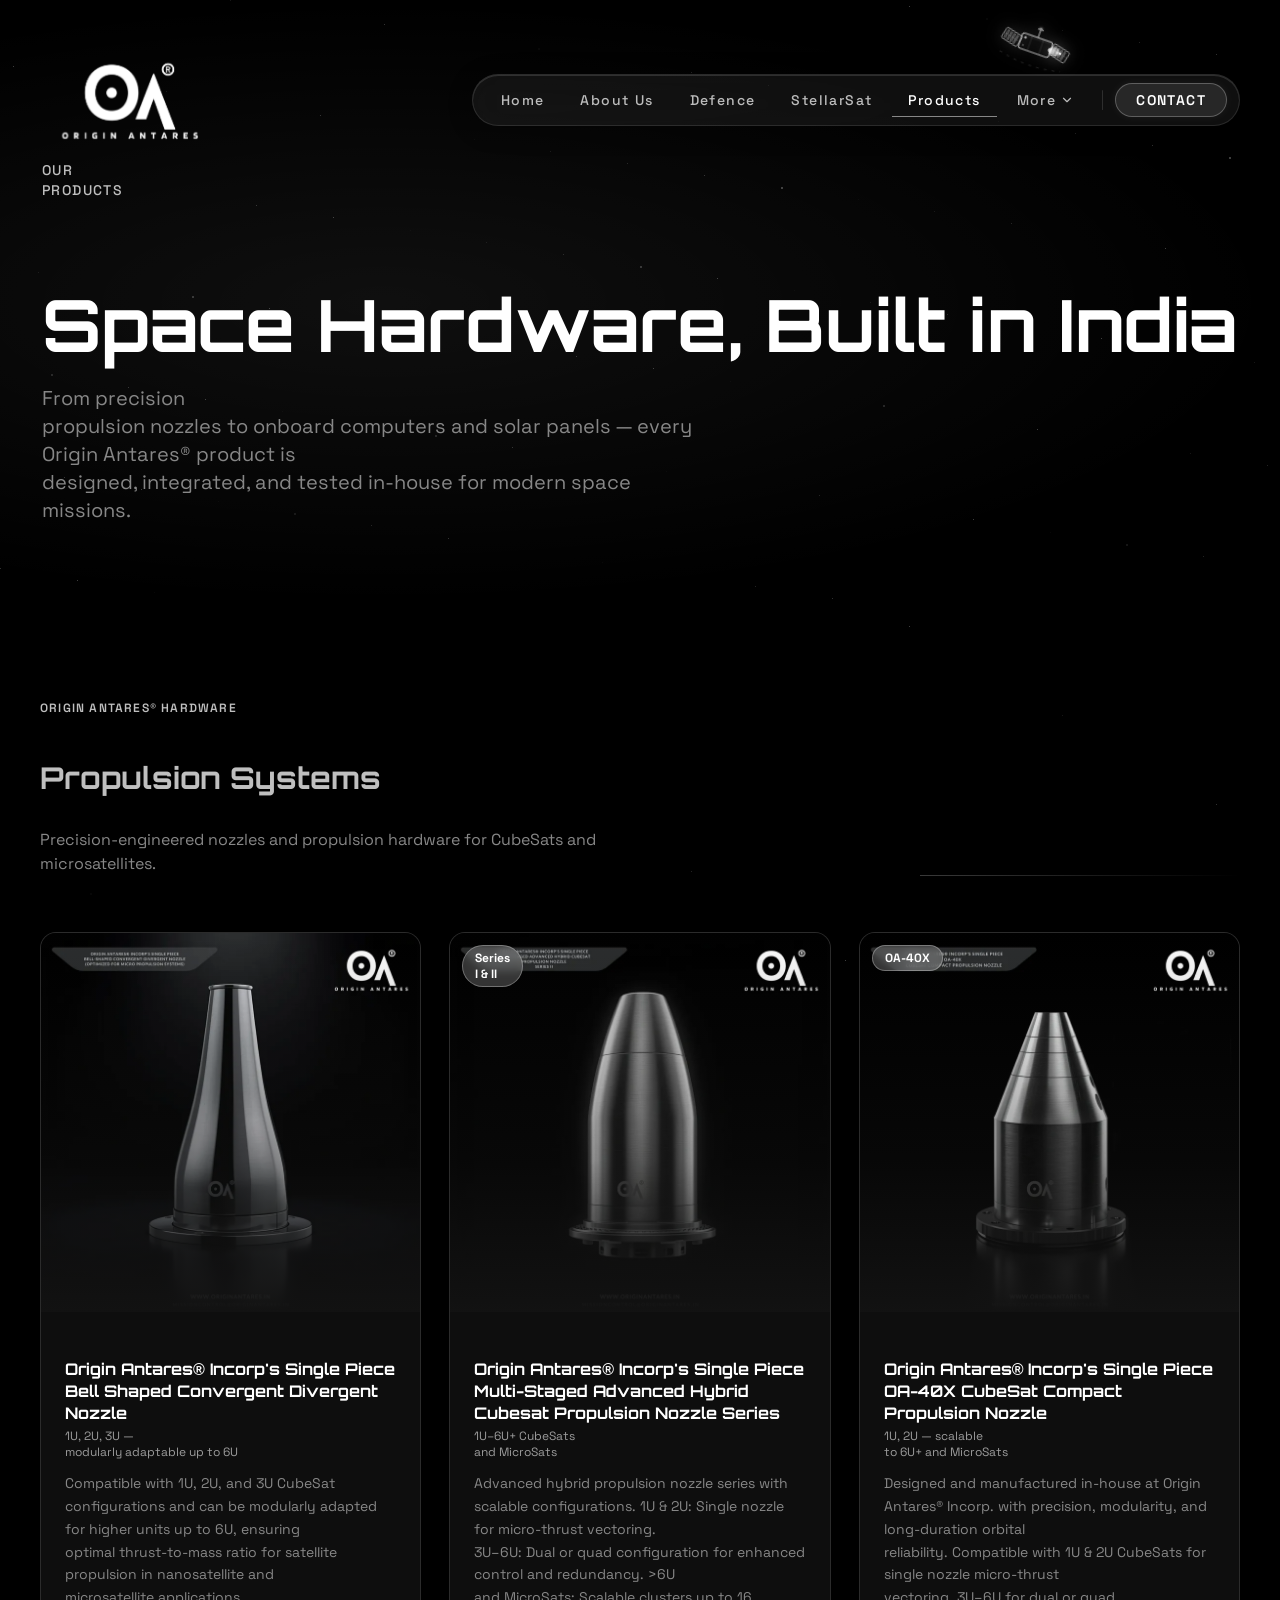
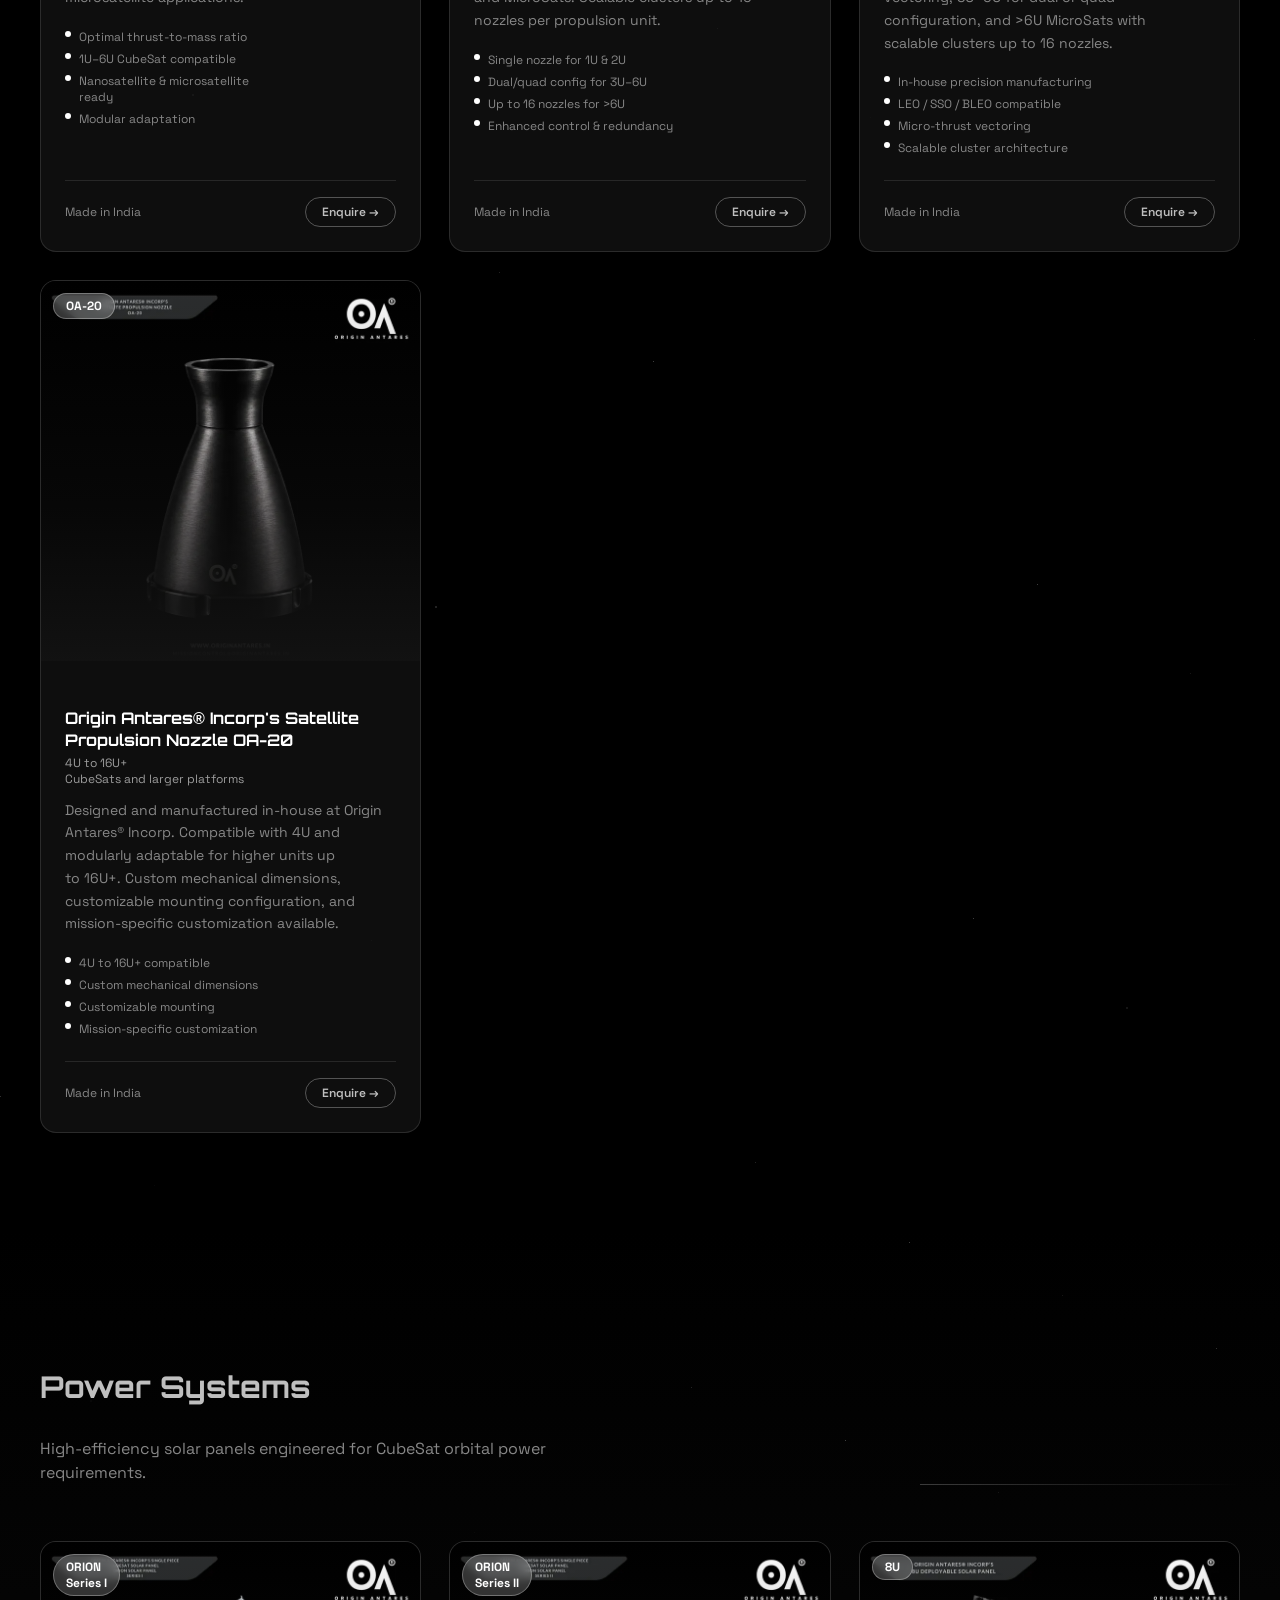
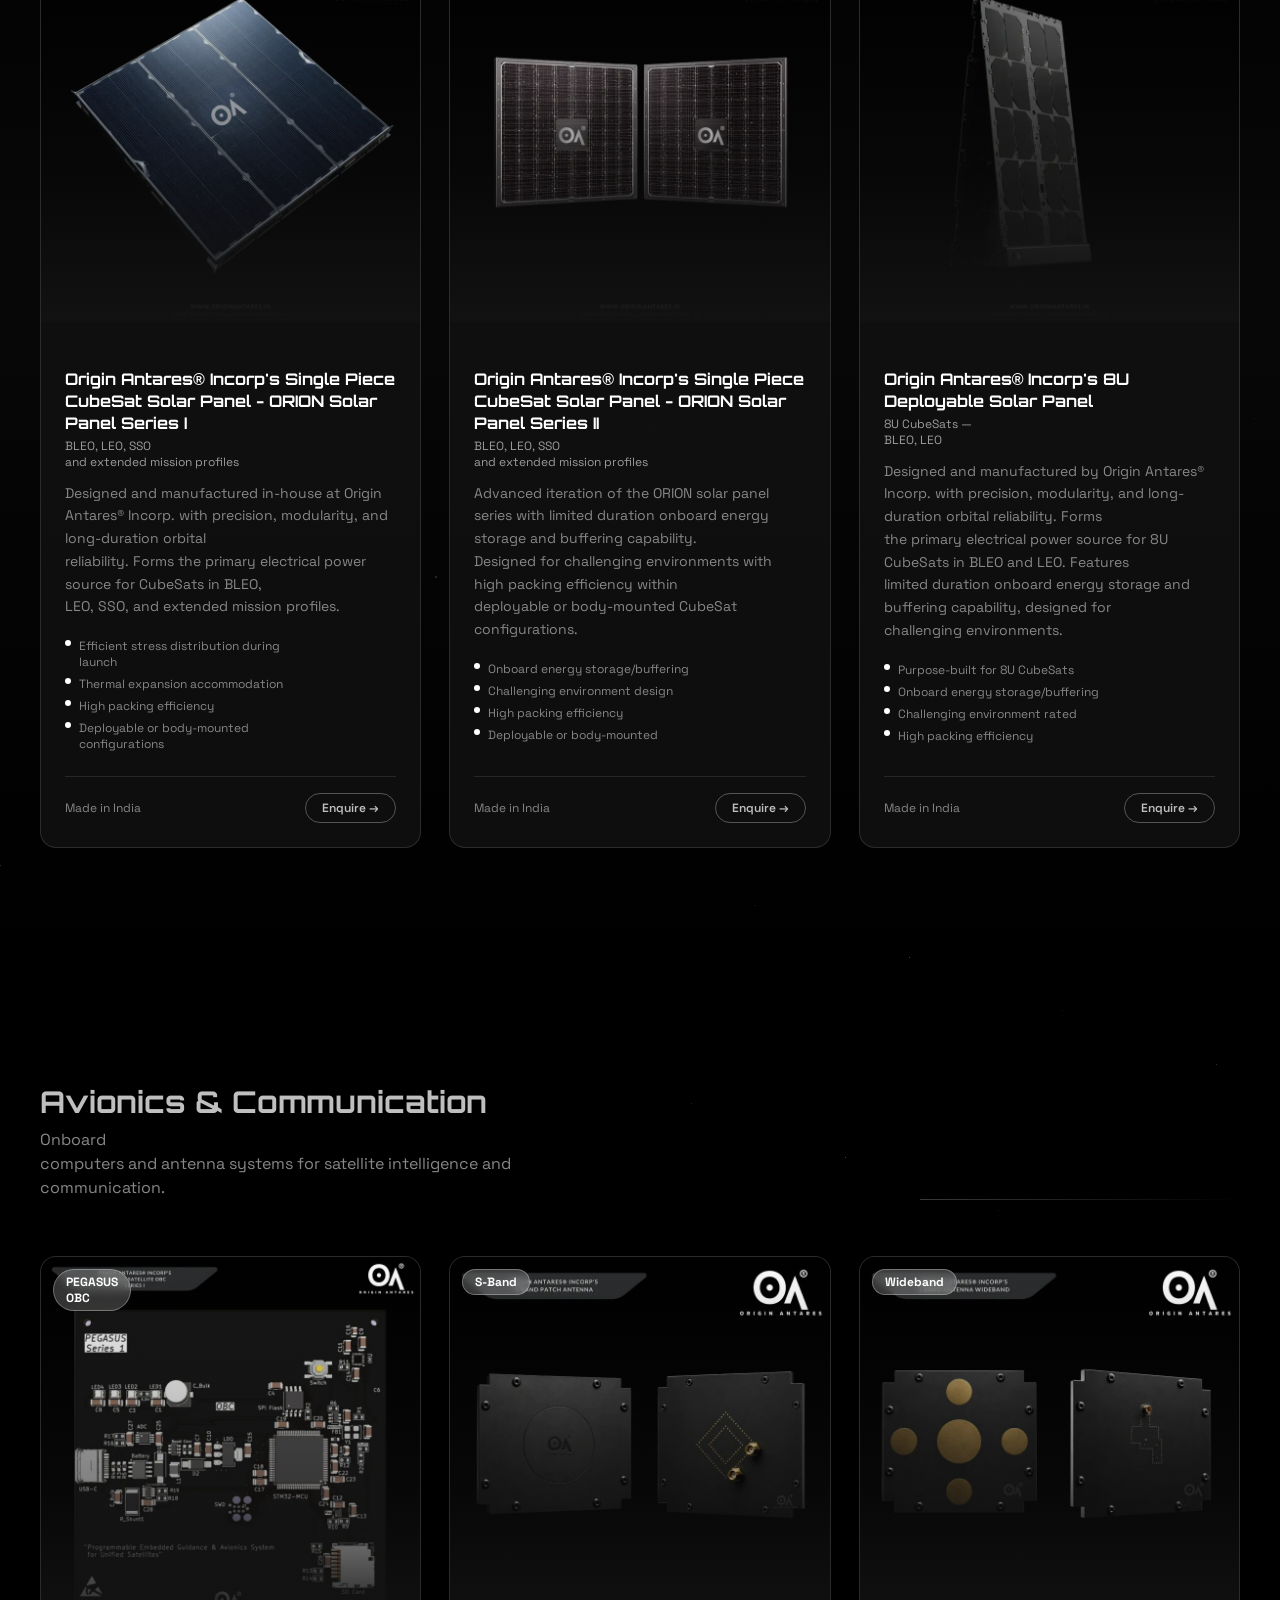
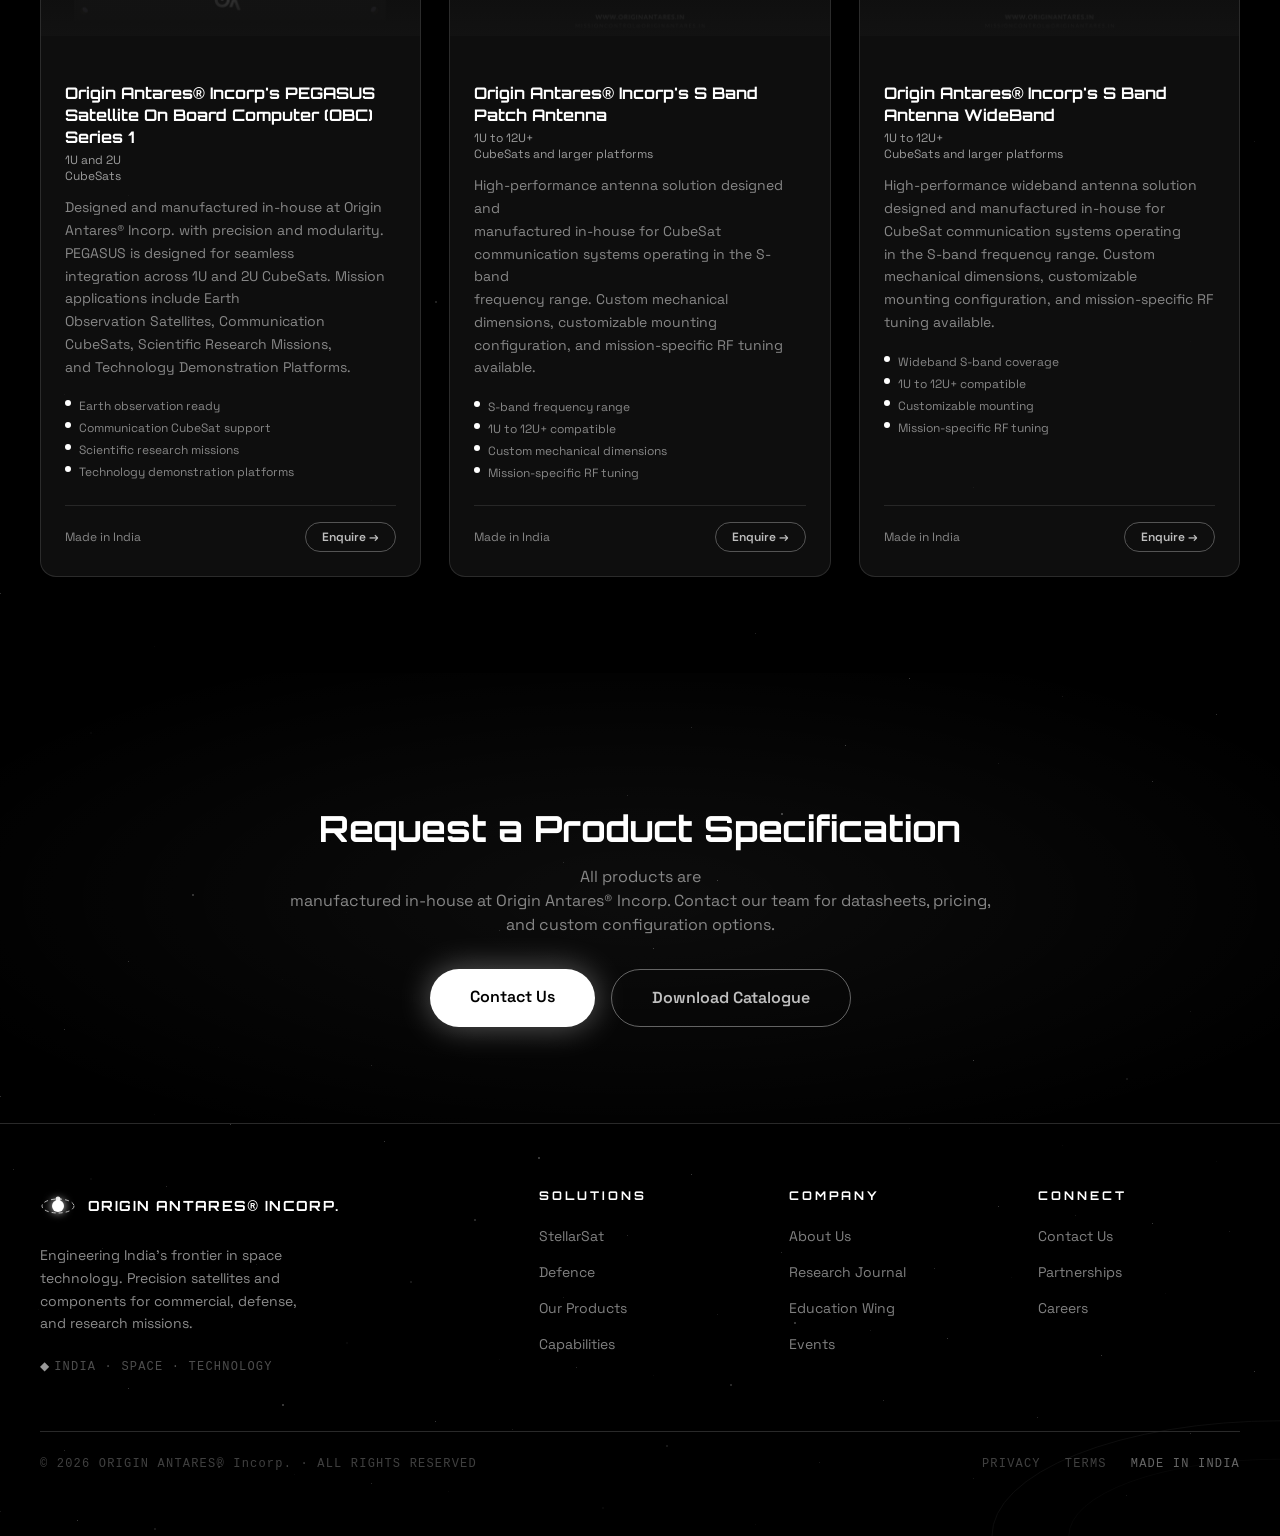
<file: products.html>
<!DOCTYPE html>
<html lang="en">

<head>
    <meta charset="UTF-8">
    <meta name="viewport" content="width=device-width, initial-scale=1.0">
    <title>Our Products — Origin Antares Space Hardware</title>
    <link rel="preconnect" href="https://fonts.googleapis.com">
    <link rel="preconnect" href="https://fonts.gstatic.com" crossorigin>
    <link
        href="https://fonts.googleapis.com/css2?family=Orbitron:wght@400;500;600;700;800;900&family=Space+Grotesk:wght@300;400;500;600;700&display=swap"
        rel="stylesheet">
    <link rel="stylesheet" href="css/styles.css">
</head>

<body>
    <div id="app" class="fs-unmask-airo-app-builder">
        <div class="min-h-screen bg-background flex flex-col"><svg width="0" height="0" aria-hidden="true"
                style="position: absolute;">
                <defs>
                    <filter id="lg-filter" x="-10%" y="-10%" width="120%" height="120%">
                        <feTurbulence type="fractalNoise" baseFrequency="0.7" numOctaves="2" seed="5" result="noise">
                        </feTurbulence>
                        <feDisplacementMap in="SourceGraphic" in2="noise" scale="2.5" xChannelSelector="R"
                            yChannelSelector="G"></feDisplacementMap>
                    </filter>
                </defs>
            </svg>
            <header class="fixed top-0 left-0 right-0 z-50"
                style="transition: background 0.45s, backdrop-filter 0.45s, box-shadow 0.45s, border-color 0.45s; background: transparent; backdrop-filter: none; border-bottom: 1px solid transparent; box-shadow: none;">
                <div class="absolute top-0 left-0 right-0 h-px pointer-events-none"
                    style="opacity: 0; transition: opacity 0.45s; background: linear-gradient(90deg, transparent 0%, hsl(var(--oa-glass-border)/0.35) 40%, hsl(var(--oa-glass-border)/0.2) 60%, transparent 100%);">
                </div>
                <div class="absolute pointer-events-none"
                    style="top: 8px; left: 50%; transform: translateX(-50%); transition: top 0.5s cubic-bezier(0.22, 1, 0.36, 1), left 0.5s cubic-bezier(0.22, 1, 0.36, 1), transform 0.5s cubic-bezier(0.22, 1, 0.36, 1); z-index: 10;">
                    <div class="pointer-events-none select-none"
                        style="filter: drop-shadow(rgba(255, 255, 255, 0.6) 0px 0px 8px); will-change: transform; opacity: 0.4; transform: none;">
                        <svg width="72" height="54" viewBox="0 0 72 54" fill="none" xmlns="http://www.w3.org/2000/svg"
                            aria-hidden="true">
                            <defs>
                                <radialGradient id="ns-plume" cx="0%" cy="50%" r="100%">
                                    <stop offset="0%" stop-color="rgba(255,255,255,0.95)"></stop>
                                    <stop offset="55%" stop-color="rgba(255,255,255,0.45)"></stop>
                                    <stop offset="100%" stop-color="rgba(255,255,255,0)"></stop>
                                </radialGradient>
                                <radialGradient id="ns-body" cx="50%" cy="0%" r="100%">
                                    <stop offset="0%" stop-color="rgba(255,255,255,0.13)"></stop>
                                    <stop offset="100%" stop-color="rgba(255,255,255,0)"></stop>
                                </radialGradient>
                                <filter id="ns-glow" x="-40%" y="-40%" width="180%" height="180%">
                                    <feGaussianBlur stdDeviation="1.6" result="blur"></feGaussianBlur>
                                    <feMerge>
                                        <feMergeNode in="blur"></feMergeNode>
                                        <feMergeNode in="SourceGraphic"></feMergeNode>
                                    </feMerge>
                                </filter>
                            </defs>
                            <path d="M 4 44 Q 36 52 68 44" stroke="rgba(255,255,255,0.14)" stroke-width="1" fill="none"
                                stroke-dasharray="3 5" opacity="0"></path>
                            <g opacity="0">
                                <ellipse cx="57" cy="27" ry="3.8" fill="url(#ns-plume)" rx="3" opacity="0"></ellipse>
                                <ellipse cx="60" cy="27" rx="2.2014921875903384" ry="1.5" fill="rgba(255,255,255,0.7)"
                                    opacity="0.5008393555195653"></ellipse>
                                <circle cx="62" cy="27" r="1.1969819707912392" fill="rgba(255,255,255,0.9)"
                                    opacity="0.9969819707912393"></circle>
                            </g>
                            <g style="transform-origin: 50% 50%; transform: none; transform-box: fill-box;">
                                <rect x="2" y="21" width="18" height="12" rx="1.2" fill="hsl(var(--oa-secondary))"
                                    stroke="rgba(255,255,255,0.5)" stroke-width="0.9"></rect>
                                <rect x="4" y="22.5" width="2" height="9" rx="0.4" fill="rgba(255,255,255,0.22)"
                                    stroke="rgba(255,255,255,0.38)" stroke-width="0.4"></rect>
                                <rect x="7.5" y="22.5" width="2" height="9" rx="0.4" fill="rgba(255,255,255,0.22)"
                                    stroke="rgba(255,255,255,0.38)" stroke-width="0.4"></rect>
                                <rect x="11" y="22.5" width="2" height="9" rx="0.4" fill="rgba(255,255,255,0.22)"
                                    stroke="rgba(255,255,255,0.38)" stroke-width="0.4"></rect>
                                <rect x="14.5" y="22.5" width="2" height="9" rx="0.4" fill="rgba(255,255,255,0.22)"
                                    stroke="rgba(255,255,255,0.38)" stroke-width="0.4"></rect>
                                <line x1="2" y1="27" x2="20" y2="27" stroke="rgba(255,255,255,0.22)" stroke-width="0.5">
                                </line>
                            </g>
                            <g style="transform-origin: 50% 50%; transform: none; transform-box: fill-box;">
                                <rect x="52" y="21" width="18" height="12" rx="1.2" fill="hsl(var(--oa-secondary))"
                                    stroke="rgba(255,255,255,0.5)" stroke-width="0.9"></rect>
                                <rect x="54" y="22.5" width="2" height="9" rx="0.4" fill="rgba(255,255,255,0.22)"
                                    stroke="rgba(255,255,255,0.38)" stroke-width="0.4"></rect>
                                <rect x="57.5" y="22.5" width="2" height="9" rx="0.4" fill="rgba(255,255,255,0.22)"
                                    stroke="rgba(255,255,255,0.38)" stroke-width="0.4"></rect>
                                <rect x="61" y="22.5" width="2" height="9" rx="0.4" fill="rgba(255,255,255,0.22)"
                                    stroke="rgba(255,255,255,0.38)" stroke-width="0.4"></rect>
                                <rect x="64.5" y="22.5" width="2" height="9" rx="0.4" fill="rgba(255,255,255,0.22)"
                                    stroke="rgba(255,255,255,0.38)" stroke-width="0.4"></rect>
                                <line x1="52" y1="27" x2="70" y2="27" stroke="rgba(255,255,255,0.22)"
                                    stroke-width="0.5"></line>
                            </g>
                            <rect x="20" y="19" width="32" height="16" rx="2.5" fill="hsl(var(--oa-secondary))"
                                stroke="rgba(255,255,255,0.68)" stroke-width="1.1"></rect>
                            <line x1="30" y1="19" x2="30" y2="35" stroke="rgba(255,255,255,0.18)" stroke-width="0.6">
                            </line>
                            <line x1="42" y1="19" x2="42" y2="35" stroke="rgba(255,255,255,0.18)" stroke-width="0.6">
                            </line>
                            <rect x="20" y="19" width="32" height="4" rx="2.5" fill="url(#ns-body)"></rect>
                            <rect x="52" y="23" width="7" height="8" rx="1.2" fill="rgba(255,255,255,0.12)"
                                stroke="rgba(255,255,255,0.55)" stroke-width="0.9"></rect>
                            <line x1="55.5" y1="23" x2="55.5" y2="31" stroke="rgba(255,255,255,0.2)" stroke-width="0.5">
                            </line>
                            <line x1="36" y1="19" x2="36" y2="11" stroke="rgba(255,255,255,0.75)" stroke-width="0.9">
                            </line>
                            <path d="M 33 11 Q 36 8.5 39 11" stroke="rgba(255,255,255,0.7)" stroke-width="0.9"
                                fill="none"></path>
                            <circle cx="36" cy="10" r="1.7909577254584292" fill="rgba(255,255,255,0.95)"
                                filter="url(#ns-glow)" opacity="0.9922494789643679"></circle>
                            <circle cx="24" cy="23" r="1.3" fill="hsl(var(--oa-gold))" opacity="0.7372884793148842">
                            </circle>
                            <circle cx="24" cy="31" r="1.1" fill="rgba(255,255,255,0.9)" opacity="0.9"></circle>
                        </svg></div>
                </div>
                <div
                    style="display: flex; justify-content: flex-start; padding-left: 2.5rem; padding-top: 0.75rem; padding-bottom: 0px; transition: padding 0.5s cubic-bezier(0.22, 1, 0.36, 1);">
                    <a class="flex items-center" href="index.html"><img alt="Origin Antares"
                            class="block h-auto w-auto object-contain" width="440" height="120"
                            src="assets/images/images-logo-horizontal.png"
                            style="max-height: 180px; max-width: 640px; min-width: 0px; transition: max-height 0.5s cubic-bezier(0.22, 1, 0.36, 1), max-width 0.5s cubic-bezier(0.22, 1, 0.36, 1); filter: none; height: 252px; width: auto;"
                            data-airo-logo-corrected="square"></a></div>
                <div class="flex items-center px-6 lg:px-10"
                    style="justify-content: flex-end; padding-bottom: 0px; min-height: 56px; margin-top: -120px; transition: padding-bottom 0.4s, min-height 0.4s, margin-top 0.4s; position: relative;">
                    <div class="relative flex items-center gap-1 px-3 py-2 rounded-full"
                        style="background: hsl(var(--oa-glass-bg)/0.06); backdrop-filter: blur(20px) saturate(160%); border: 1px solid hsl(var(--oa-glass-border)/0.11); box-shadow: inset 0 1px 0 hsl(var(--oa-glass-border)/0.13), 0 4px 24px hsl(var(--oa-bg)/0.3);">
                        <nav aria-label="Main navigation" class="hidden md:flex items-center gap-1"><a
                                class="relative z-10 px-4 py-1.5 text-sm tracking-widest font-medium transition-colors duration-150"
                                href="index.html"
                                style="font-family: var(--font-sans); color: hsl(var(--oa-glass-bg)/0.72); border-bottom: 1px solid transparent;">Home</a><a
                                class="relative z-10 px-4 py-1.5 text-sm tracking-widest font-medium transition-colors duration-150"
                                href="about.html"
                                style="font-family: var(--font-sans); color: hsl(var(--oa-glass-bg)/0.72); border-bottom: 1px solid transparent;">About
                                Us</a><a
                                class="relative z-10 px-4 py-1.5 text-sm tracking-widest font-medium transition-colors duration-150"
                                href="defence.html"
                                style="font-family: var(--font-sans); color: hsl(var(--oa-glass-bg)/0.72); border-bottom: 1px solid transparent;">Defence</a><a
                                class="relative z-10 px-4 py-1.5 text-sm tracking-widest font-medium transition-colors duration-150"
                                href="stellarsat.html"
                                style="font-family: var(--font-sans); color: hsl(var(--oa-glass-bg)/0.72); border-bottom: 1px solid transparent;">StellarSat</a><a
                                class="relative z-10 px-4 py-1.5 text-sm tracking-widest font-medium transition-colors duration-150"
                                href="products.html"
                                style="font-family: var(--font-sans); color: hsl(var(--oa-cyan)); border-bottom: 1px solid hsl(var(--oa-glass-border)/0.5);">Products</a>
                            <div class="relative z-10"><button
                                    class="flex items-center gap-1 px-4 py-1.5 text-sm tracking-widest font-medium transition-colors duration-150"
                                    aria-expanded="false" aria-haspopup="true"
                                    style="font-family: var(--font-sans); color: hsl(var(--oa-glass-bg)/0.72); background: none; border-width: medium medium 1px; border-style: none none solid; border-color: currentcolor currentcolor transparent; border-image: none; cursor: pointer;">More<span
                                        style="display: flex; transform: none;"><svg xmlns="http://www.w3.org/2000/svg"
                                            width="14" height="14" viewBox="0 0 24 24" fill="none" stroke="currentColor"
                                            stroke-width="2" stroke-linecap="round" stroke-linejoin="round"
                                            class="lucide lucide-chevron-down">
                                            <path d="m6 9 6 6 6-6"></path>
                                        </svg></span></button></div>
                        </nav>
                        <div class="hidden md:block w-px h-5 mx-2 rounded-full shrink-0"
                            style="background: hsl(var(--oa-glass-border)/0.13);"></div><a
                            class="hidden md:inline-flex items-center px-5 py-1.5 text-sm font-semibold tracking-widest rounded-full shrink-0 transition-all duration-200"
                            href="contact.html"
                            style="font-family: var(--font-sans); color: hsl(var(--oa-cyan)); background: hsl(var(--oa-glass-bg)/0.1); border: 1px solid hsl(var(--oa-glass-border)/0.25); box-shadow: 0 0 10px hsl(var(--oa-glass-bg)/0.06);">CONTACT</a><button
                            class="md:hidden text-white p-1.5 z-10" aria-label="Open menu"><svg
                                xmlns="http://www.w3.org/2000/svg" width="20" height="20" viewBox="0 0 24 24"
                                fill="none" stroke="currentColor" stroke-width="2" stroke-linecap="round"
                                stroke-linejoin="round" class="lucide lucide-menu">
                                <line x1="4" x2="20" y1="12" y2="12"></line>
                                <line x1="4" x2="20" y1="6" y2="6"></line>
                                <line x1="4" x2="20" y1="18" y2="18"></line>
                            </svg></button>
                    </div>
                </div>
            </header>
            <main>
                <section class="relative min-h-[60vh] flex items-center overflow-hidden">
                    <div class="absolute inset-0 pointer-events-none" aria-hidden="true">
                        <div class="absolute rounded-full bg-white"
                            style="width: 2px; height: 2px; opacity: 0.04; top: 13%; left: 7%;"></div>
                        <div class="absolute rounded-full bg-white"
                            style="width: 1px; height: 1px; opacity: 0.11; top: 50%; left: 68%;"></div>
                        <div class="absolute rounded-full bg-white"
                            style="width: 1px; height: 1px; opacity: 0.18; top: 87%; left: 29%;"></div>
                        <div class="absolute rounded-full bg-white"
                            style="width: 1px; height: 1px; opacity: 0.25; top: 24%; left: 90%;"></div>
                        <div class="absolute rounded-full bg-white"
                            style="width: 1px; height: 1px; opacity: 0.32; top: 61%; left: 51%;"></div>
                        <div class="absolute rounded-full bg-white"
                            style="width: 1px; height: 1px; opacity: 0.04; top: 98%; left: 12%;"></div>
                        <div class="absolute rounded-full bg-white"
                            style="width: 1px; height: 1px; opacity: 0.11; top: 35%; left: 73%;"></div>
                        <div class="absolute rounded-full bg-white"
                            style="width: 2px; height: 2px; opacity: 0.18; top: 72%; left: 34%;"></div>
                        <div class="absolute rounded-full bg-white"
                            style="width: 1px; height: 1px; opacity: 0.25; top: 9%; left: 95%;"></div>
                        <div class="absolute rounded-full bg-white"
                            style="width: 1px; height: 1px; opacity: 0.32; top: 46%; left: 56%;"></div>
                        <div class="absolute rounded-full bg-white"
                            style="width: 1px; height: 1px; opacity: 0.04; top: 83%; left: 17%;"></div>
                        <div class="absolute rounded-full bg-white"
                            style="width: 1px; height: 1px; opacity: 0.11; top: 20%; left: 78%;"></div>
                        <div class="absolute rounded-full bg-white"
                            style="width: 1px; height: 1px; opacity: 0.18; top: 57%; left: 39%;"></div>
                        <div class="absolute rounded-full bg-white"
                            style="width: 1px; height: 1px; opacity: 0.25; top: 94%; left: 0%;"></div>
                        <div class="absolute rounded-full bg-white"
                            style="width: 2px; height: 2px; opacity: 0.32; top: 31%; left: 61%;"></div>
                        <div class="absolute rounded-full bg-white"
                            style="width: 1px; height: 1px; opacity: 0.04; top: 68%; left: 22%;"></div>
                        <div class="absolute rounded-full bg-white"
                            style="width: 1px; height: 1px; opacity: 0.11; top: 5%; left: 83%;"></div>
                        <div class="absolute rounded-full bg-white"
                            style="width: 1px; height: 1px; opacity: 0.18; top: 42%; left: 44%;"></div>
                        <div class="absolute rounded-full bg-white"
                            style="width: 1px; height: 1px; opacity: 0.25; top: 79%; left: 5%;"></div>
                        <div class="absolute rounded-full bg-white"
                            style="width: 1px; height: 1px; opacity: 0.32; top: 16%; left: 66%;"></div>
                        <div class="absolute rounded-full bg-white"
                            style="width: 1px; height: 1px; opacity: 0.04; top: 53%; left: 27%;"></div>
                        <div class="absolute rounded-full bg-white"
                            style="width: 2px; height: 2px; opacity: 0.11; top: 90%; left: 88%;"></div>
                        <div class="absolute rounded-full bg-white"
                            style="width: 1px; height: 1px; opacity: 0.18; top: 27%; left: 49%;"></div>
                        <div class="absolute rounded-full bg-white"
                            style="width: 1px; height: 1px; opacity: 0.25; top: 64%; left: 10%;"></div>
                        <div class="absolute rounded-full bg-white"
                            style="width: 1px; height: 1px; opacity: 0.32; top: 1%; left: 71%;"></div>
                        <div class="absolute rounded-full bg-white"
                            style="width: 1px; height: 1px; opacity: 0.04; top: 38%; left: 32%;"></div>
                        <div class="absolute rounded-full bg-white"
                            style="width: 1px; height: 1px; opacity: 0.11; top: 75%; left: 93%;"></div>
                        <div class="absolute rounded-full bg-white"
                            style="width: 1px; height: 1px; opacity: 0.18; top: 12%; left: 54%;"></div>
                        <div class="absolute rounded-full bg-white"
                            style="width: 2px; height: 2px; opacity: 0.25; top: 49%; left: 15%;"></div>
                        <div class="absolute rounded-full bg-white"
                            style="width: 1px; height: 1px; opacity: 0.32; top: 86%; left: 76%;"></div>
                        <div class="absolute rounded-full bg-white"
                            style="width: 1px; height: 1px; opacity: 0.04; top: 23%; left: 37%;"></div>
                        <div class="absolute rounded-full bg-white"
                            style="width: 1px; height: 1px; opacity: 0.11; top: 60%; left: 98%;"></div>
                        <div class="absolute rounded-full bg-white"
                            style="width: 1px; height: 1px; opacity: 0.18; top: 97%; left: 59%;"></div>
                        <div class="absolute rounded-full bg-white"
                            style="width: 1px; height: 1px; opacity: 0.25; top: 34%; left: 20%;"></div>
                        <div class="absolute rounded-full bg-white"
                            style="width: 1px; height: 1px; opacity: 0.32; top: 71%; left: 81%;"></div>
                        <div class="absolute rounded-full bg-white"
                            style="width: 2px; height: 2px; opacity: 0.04; top: 8%; left: 42%;"></div>
                        <div class="absolute rounded-full bg-white"
                            style="width: 1px; height: 1px; opacity: 0.11; top: 45%; left: 3%;"></div>
                        <div class="absolute rounded-full bg-white"
                            style="width: 1px; height: 1px; opacity: 0.18; top: 82%; left: 64%;"></div>
                        <div class="absolute rounded-full bg-white"
                            style="width: 1px; height: 1px; opacity: 0.25; top: 19%; left: 25%;"></div>
                        <div class="absolute rounded-full bg-white"
                            style="width: 1px; height: 1px; opacity: 0.32; top: 56%; left: 86%;"></div>
                        <div class="absolute rounded-full bg-white"
                            style="width: 1px; height: 1px; opacity: 0.04; top: 93%; left: 47%;"></div>
                        <div class="absolute rounded-full bg-white"
                            style="width: 1px; height: 1px; opacity: 0.11; top: 30%; left: 8%;"></div>
                        <div class="absolute rounded-full bg-white"
                            style="width: 2px; height: 2px; opacity: 0.18; top: 67%; left: 69%;"></div>
                        <div class="absolute rounded-full bg-white"
                            style="width: 1px; height: 1px; opacity: 0.25; top: 4%; left: 30%;"></div>
                        <div class="absolute rounded-full bg-white"
                            style="width: 1px; height: 1px; opacity: 0.32; top: 41%; left: 91%;"></div>
                        <div class="absolute rounded-full bg-white"
                            style="width: 1px; height: 1px; opacity: 0.04; top: 78%; left: 52%;"></div>
                        <div class="absolute rounded-full bg-white"
                            style="width: 1px; height: 1px; opacity: 0.11; top: 15%; left: 13%;"></div>
                        <div class="absolute rounded-full bg-white"
                            style="width: 1px; height: 1px; opacity: 0.18; top: 52%; left: 74%;"></div>
                        <div class="absolute rounded-full bg-white"
                            style="width: 1px; height: 1px; opacity: 0.25; top: 89%; left: 35%;"></div>
                        <div class="absolute rounded-full bg-white"
                            style="width: 2px; height: 2px; opacity: 0.32; top: 26%; left: 96%;"></div>
                        <div class="absolute rounded-full bg-white"
                            style="width: 1px; height: 1px; opacity: 0.04; top: 63%; left: 57%;"></div>
                        <div class="absolute rounded-full bg-white"
                            style="width: 1px; height: 1px; opacity: 0.11; top: 0%; left: 18%;"></div>
                        <div class="absolute rounded-full bg-white"
                            style="width: 1px; height: 1px; opacity: 0.18; top: 37%; left: 79%;"></div>
                        <div class="absolute rounded-full bg-white"
                            style="width: 1px; height: 1px; opacity: 0.25; top: 74%; left: 40%;"></div>
                        <div class="absolute rounded-full bg-white"
                            style="width: 1px; height: 1px; opacity: 0.32; top: 11%; left: 1%;"></div>
                        <div class="absolute rounded-full bg-white"
                            style="width: 1px; height: 1px; opacity: 0.04; top: 48%; left: 62%;"></div>
                        <div class="absolute rounded-full bg-white"
                            style="width: 2px; height: 2px; opacity: 0.11; top: 85%; left: 23%;"></div>
                        <div class="absolute rounded-full bg-white"
                            style="width: 1px; height: 1px; opacity: 0.18; top: 22%; left: 84%;"></div>
                        <div class="absolute rounded-full bg-white"
                            style="width: 1px; height: 1px; opacity: 0.25; top: 59%; left: 45%;"></div>
                        <div class="absolute rounded-full bg-white"
                            style="width: 1px; height: 1px; opacity: 0.32; top: 96%; left: 6%;"></div>
                        <div class="absolute rounded-full bg-white"
                            style="width: 1px; height: 1px; opacity: 0.04; top: 33%; left: 67%;"></div>
                        <div class="absolute rounded-full bg-white"
                            style="width: 1px; height: 1px; opacity: 0.11; top: 70%; left: 28%;"></div>
                        <div class="absolute rounded-full bg-white"
                            style="width: 1px; height: 1px; opacity: 0.18; top: 7%; left: 89%;"></div>
                        <div class="absolute rounded-full bg-white"
                            style="width: 2px; height: 2px; opacity: 0.25; top: 44%; left: 50%;"></div>
                        <div class="absolute rounded-full bg-white"
                            style="width: 1px; height: 1px; opacity: 0.32; top: 81%; left: 11%;"></div>
                        <div class="absolute rounded-full bg-white"
                            style="width: 1px; height: 1px; opacity: 0.04; top: 18%; left: 72%;"></div>
                        <div class="absolute rounded-full bg-white"
                            style="width: 1px; height: 1px; opacity: 0.11; top: 55%; left: 33%;"></div>
                        <div class="absolute rounded-full bg-white"
                            style="width: 1px; height: 1px; opacity: 0.18; top: 92%; left: 94%;"></div>
                        <div class="absolute rounded-full bg-white"
                            style="width: 1px; height: 1px; opacity: 0.25; top: 29%; left: 55%;"></div>
                        <div class="absolute rounded-full bg-white"
                            style="width: 1px; height: 1px; opacity: 0.32; top: 66%; left: 16%;"></div>
                        <div class="absolute rounded-full bg-white"
                            style="width: 2px; height: 2px; opacity: 0.04; top: 3%; left: 77%;"></div>
                        <div class="absolute rounded-full bg-white"
                            style="width: 1px; height: 1px; opacity: 0.11; top: 40%; left: 38%;"></div>
                        <div class="absolute rounded-full bg-white"
                            style="width: 1px; height: 1px; opacity: 0.18; top: 77%; left: 99%;"></div>
                        <div class="absolute rounded-full bg-white"
                            style="width: 1px; height: 1px; opacity: 0.25; top: 14%; left: 60%;"></div>
                        <div class="absolute rounded-full bg-white"
                            style="width: 1px; height: 1px; opacity: 0.32; top: 51%; left: 21%;"></div>
                        <div class="absolute rounded-full bg-white"
                            style="width: 1px; height: 1px; opacity: 0.04; top: 88%; left: 82%;"></div>
                        <div class="absolute rounded-full bg-white"
                            style="width: 1px; height: 1px; opacity: 0.11; top: 25%; left: 43%;"></div>
                        <div class="absolute rounded-full bg-white"
                            style="width: 2px; height: 2px; opacity: 0.18; top: 62%; left: 4%;"></div>
                        <div class="absolute rounded-full bg-white"
                            style="width: 1px; height: 1px; opacity: 0.25; top: 99%; left: 65%;"></div>
                        <div class="absolute rounded-full bg-white"
                            style="width: 1px; height: 1px; opacity: 0.32; top: 36%; left: 26%;"></div>
                    </div>
                    <div class="absolute inset-0 pointer-events-none"
                        style="background: radial-gradient(ellipse 70% 50% at 30% 50%,hsl(var(--oa-cyan)/0.06),transparent);">
                    </div>
                    <div class="relative max-w-7xl mx-auto px-6 lg:px-10 pt-40 pb-20">
                        <p class="text-sm font-medium tracking-widest uppercase mb-4"
                            style="white-space: pre-line; color: hsl(var(--oa-gold)); opacity: 1; transform: none;">Our
                            Products</p>
                        <h1 class="text-5xl md:text-7xl font-bold mb-6 leading-tight"
                            style="white-space: pre-line; font-family: var(--font-heading); color: hsl(var(--oa-cyan)); opacity: 0; transform: translateY(0.480337px);">
                            Space Hardware, Built in India</h1>
                        <p class="text-lg md:text-xl text-muted-foreground max-w-2xl leading-relaxed"
                            style="white-space: pre-line; opacity: 0; transform: translateY(1.07883px);">From precision
                            propulsion nozzles to onboard computers and solar panels — every Origin Antares® product is
                            designed, integrated, and tested in-house for modern space missions.</p>
                    </div>
                </section>
                <section class="relative py-24 overflow-hidden">
                    <div class="absolute inset-0 pointer-events-none" aria-hidden="true">
                        <div class="absolute rounded-full bg-white"
                            style="width: 2px; height: 2px; opacity: 0.04; top: 13%; left: 7%;"></div>
                        <div class="absolute rounded-full bg-white"
                            style="width: 1px; height: 1px; opacity: 0.11; top: 50%; left: 68%;"></div>
                        <div class="absolute rounded-full bg-white"
                            style="width: 1px; height: 1px; opacity: 0.18; top: 87%; left: 29%;"></div>
                        <div class="absolute rounded-full bg-white"
                            style="width: 1px; height: 1px; opacity: 0.25; top: 24%; left: 90%;"></div>
                        <div class="absolute rounded-full bg-white"
                            style="width: 1px; height: 1px; opacity: 0.32; top: 61%; left: 51%;"></div>
                        <div class="absolute rounded-full bg-white"
                            style="width: 1px; height: 1px; opacity: 0.04; top: 98%; left: 12%;"></div>
                        <div class="absolute rounded-full bg-white"
                            style="width: 1px; height: 1px; opacity: 0.11; top: 35%; left: 73%;"></div>
                        <div class="absolute rounded-full bg-white"
                            style="width: 2px; height: 2px; opacity: 0.18; top: 72%; left: 34%;"></div>
                        <div class="absolute rounded-full bg-white"
                            style="width: 1px; height: 1px; opacity: 0.25; top: 9%; left: 95%;"></div>
                        <div class="absolute rounded-full bg-white"
                            style="width: 1px; height: 1px; opacity: 0.32; top: 46%; left: 56%;"></div>
                        <div class="absolute rounded-full bg-white"
                            style="width: 1px; height: 1px; opacity: 0.04; top: 83%; left: 17%;"></div>
                        <div class="absolute rounded-full bg-white"
                            style="width: 1px; height: 1px; opacity: 0.11; top: 20%; left: 78%;"></div>
                        <div class="absolute rounded-full bg-white"
                            style="width: 1px; height: 1px; opacity: 0.18; top: 57%; left: 39%;"></div>
                        <div class="absolute rounded-full bg-white"
                            style="width: 1px; height: 1px; opacity: 0.25; top: 94%; left: 0%;"></div>
                        <div class="absolute rounded-full bg-white"
                            style="width: 2px; height: 2px; opacity: 0.32; top: 31%; left: 61%;"></div>
                        <div class="absolute rounded-full bg-white"
                            style="width: 1px; height: 1px; opacity: 0.04; top: 68%; left: 22%;"></div>
                        <div class="absolute rounded-full bg-white"
                            style="width: 1px; height: 1px; opacity: 0.11; top: 5%; left: 83%;"></div>
                        <div class="absolute rounded-full bg-white"
                            style="width: 1px; height: 1px; opacity: 0.18; top: 42%; left: 44%;"></div>
                        <div class="absolute rounded-full bg-white"
                            style="width: 1px; height: 1px; opacity: 0.25; top: 79%; left: 5%;"></div>
                        <div class="absolute rounded-full bg-white"
                            style="width: 1px; height: 1px; opacity: 0.32; top: 16%; left: 66%;"></div>
                        <div class="absolute rounded-full bg-white"
                            style="width: 1px; height: 1px; opacity: 0.04; top: 53%; left: 27%;"></div>
                        <div class="absolute rounded-full bg-white"
                            style="width: 2px; height: 2px; opacity: 0.11; top: 90%; left: 88%;"></div>
                        <div class="absolute rounded-full bg-white"
                            style="width: 1px; height: 1px; opacity: 0.18; top: 27%; left: 49%;"></div>
                        <div class="absolute rounded-full bg-white"
                            style="width: 1px; height: 1px; opacity: 0.25; top: 64%; left: 10%;"></div>
                        <div class="absolute rounded-full bg-white"
                            style="width: 1px; height: 1px; opacity: 0.32; top: 1%; left: 71%;"></div>
                        <div class="absolute rounded-full bg-white"
                            style="width: 1px; height: 1px; opacity: 0.04; top: 38%; left: 32%;"></div>
                        <div class="absolute rounded-full bg-white"
                            style="width: 1px; height: 1px; opacity: 0.11; top: 75%; left: 93%;"></div>
                        <div class="absolute rounded-full bg-white"
                            style="width: 1px; height: 1px; opacity: 0.18; top: 12%; left: 54%;"></div>
                        <div class="absolute rounded-full bg-white"
                            style="width: 2px; height: 2px; opacity: 0.25; top: 49%; left: 15%;"></div>
                        <div class="absolute rounded-full bg-white"
                            style="width: 1px; height: 1px; opacity: 0.32; top: 86%; left: 76%;"></div>
                        <div class="absolute rounded-full bg-white"
                            style="width: 1px; height: 1px; opacity: 0.04; top: 23%; left: 37%;"></div>
                        <div class="absolute rounded-full bg-white"
                            style="width: 1px; height: 1px; opacity: 0.11; top: 60%; left: 98%;"></div>
                        <div class="absolute rounded-full bg-white"
                            style="width: 1px; height: 1px; opacity: 0.18; top: 97%; left: 59%;"></div>
                        <div class="absolute rounded-full bg-white"
                            style="width: 1px; height: 1px; opacity: 0.25; top: 34%; left: 20%;"></div>
                        <div class="absolute rounded-full bg-white"
                            style="width: 1px; height: 1px; opacity: 0.32; top: 71%; left: 81%;"></div>
                    </div>
                    <div class="relative max-w-7xl mx-auto px-6 lg:px-10">
                        <div class="mb-14 flex flex-col md:flex-row md:items-end md:justify-between gap-4"
                            style="opacity: 1; transform: none;">
                            <div>
                                <p class="text-xs font-semibold tracking-widest uppercase mb-2"
                                    style="color: hsl(var(--oa-gold));">Origin Antares® Hardware</p>
                                <h2 class="text-2xl md:text-3xl font-bold"
                                    style="white-space: pre-line; font-family: var(--font-heading); color: hsl(var(--oa-gold));">
                                    Propulsion Systems</h2>
                                <p class="text-muted-foreground mt-2 max-w-xl" style="white-space: pre-line;">
                                    Precision-engineered nozzles and propulsion hardware for CubeSats and
                                    microsatellites.</p>
                            </div>
                            <div class="h-px flex-1 max-w-xs hidden md:block"
                                style="background: linear-gradient(90deg, hsl(var(--oa-gold)/0.3), transparent);"></div>
                        </div>
                        <div class="grid grid-cols-1 md:grid-cols-2 lg:grid-cols-3 gap-7">
                            <div class="relative rounded-2xl border overflow-hidden group flex flex-col"
                                style="background: hsl(var(--secondary)/0.8); border-color: hsl(var(--oa-cyan)/0.12); opacity: 0; transform: translateY(28px);">
                                <div class="relative w-full aspect-square overflow-hidden"
                                    style="background: hsl(var(--oa-deep));"><img
                                        alt="Origin Antares® Incorp's Single Piece Bell Shaped Convergent Divergent Nozzle"
                                        class="w-full h-full object-cover transition-transform duration-500 group-hover:scale-105"
                                        loading="lazy" src="assets/images/images-products-bell-nozzle-cd2.webp">
                                    <div class="absolute inset-0 pointer-events-none"
                                        style="background: linear-gradient(to top, hsl(var(--secondary)) 0%, hsl(var(--secondary)/0.4) 40%, transparent 100%);">
                                    </div>
                                </div>
                                <div class="flex flex-col flex-1 p-6">
                                    <h3 class="text-base font-bold mb-1 leading-snug"
                                        style="white-space: pre-line; font-family: var(--font-heading); color: hsl(var(--oa-cyan));">
                                        Origin Antares® Incorp's Single Piece Bell Shaped Convergent Divergent Nozzle</h3>
                                    <p class="text-xs text-muted-foreground mb-1"
                                        style="white-space: pre-line; color: hsl(var(--oa-gold)/0.8);">1U, 2U, 3U —
                                        modularly adaptable up to 6U</p>
                                    <p class="text-sm text-muted-foreground leading-relaxed mb-5 mt-2"
                                        style="white-space: pre-line;">Compatible with 1U, 2U, and 3U CubeSat
                                        configurations and can be modularly adapted for higher units up to 6U, ensuring
                                        optimal thrust-to-mass ratio for satellite propulsion in nanosatellite and
                                        microsatellite applications.</p>
                                    <ul class="space-y-1.5 mb-6">
                                        <li class="flex items-start gap-2 text-xs text-muted-foreground"><span
                                                class="mt-0.5 w-1.5 h-1.5 rounded-full shrink-0"
                                                style="background: hsl(var(--oa-cyan));"></span><span
                                                style="white-space: pre-line;">Optimal thrust-to-mass ratio</span></li>
                                        <li class="flex items-start gap-2 text-xs text-muted-foreground"><span
                                                class="mt-0.5 w-1.5 h-1.5 rounded-full shrink-0"
                                                style="background: hsl(var(--oa-cyan));"></span><span
                                                style="white-space: pre-line;">1U–6U CubeSat compatible</span></li>
                                        <li class="flex items-start gap-2 text-xs text-muted-foreground"><span
                                                class="mt-0.5 w-1.5 h-1.5 rounded-full shrink-0"
                                                style="background: hsl(var(--oa-cyan));"></span><span
                                                style="white-space: pre-line;">Nanosatellite &amp; microsatellite
                                                ready</span></li>
                                        <li class="flex items-start gap-2 text-xs text-muted-foreground"><span
                                                class="mt-0.5 w-1.5 h-1.5 rounded-full shrink-0"
                                                style="background: hsl(var(--oa-cyan));"></span><span
                                                style="white-space: pre-line;">Modular adaptation</span></li>
                                    </ul>
                                    <div class="mt-auto pt-4 border-t flex items-center justify-between"
                                        style="border-color: hsl(var(--oa-cyan)/0.1);"><span
                                            class="text-xs text-muted-foreground">Made in India</span><a
                                            class="text-xs font-semibold px-4 py-1.5 rounded-full border transition-all duration-200 hover:bg-white/5"
                                            href="contact.html"
                                            style="border-color: hsl(var(--oa-gold)/0.4); color: hsl(var(--oa-gold));">Enquire
                                            →</a></div>
                                </div>
                            </div>
                            <div class="relative rounded-2xl border overflow-hidden group flex flex-col"
                                style="background: hsl(var(--secondary)/0.8); border-color: hsl(var(--oa-cyan)/0.12); opacity: 0; transform: translateY(28px);">
                                <div class="relative w-full aspect-square overflow-hidden"
                                    style="background: hsl(var(--oa-deep));"><img
                                        alt="Origin Antares® Incorp's Single Piece Multi-Staged Advanced Hybrid Cubesat Propulsion Nozzle Series"
                                        class="w-full h-full object-cover transition-transform duration-500 group-hover:scale-105"
                                        loading="lazy" src="assets/images/images-products-hybrid-nozzle-series2.webp">
                                    <div class="absolute inset-0 pointer-events-none"
                                        style="background: linear-gradient(to top, hsl(var(--secondary)) 0%, hsl(var(--secondary)/0.4) 40%, transparent 100%);">
                                    </div><span
                                        class="absolute top-3 left-3 text-xs font-bold px-3 py-1 rounded-full backdrop-blur-sm"
                                        style="white-space: pre-line; background: hsl(var(--oa-cyan)/0.2); color: hsl(var(--oa-cyan)); border: 1px solid hsl(var(--oa-cyan)/0.3);">Series
                                        I &amp; II</span>
                                </div>
                                <div class="flex flex-col flex-1 p-6">
                                    <h3 class="text-base font-bold mb-1 leading-snug"
                                        style="white-space: pre-line; font-family: var(--font-heading); color: hsl(var(--oa-cyan));">
                                        Origin Antares® Incorp's Single Piece Multi-Staged Advanced Hybrid Cubesat Propulsion Nozzle Series</h3>
                                    <p class="text-xs text-muted-foreground mb-1"
                                        style="white-space: pre-line; color: hsl(var(--oa-gold)/0.8);">1U–6U+ CubeSats
                                        and MicroSats</p>
                                    <p class="text-sm text-muted-foreground leading-relaxed mb-5 mt-2"
                                        style="white-space: pre-line;">Advanced hybrid propulsion nozzle series with
                                        scalable configurations. 1U &amp; 2U: Single nozzle for micro-thrust vectoring.
                                        3U–6U: Dual or quad configuration for enhanced control and redundancy. &gt;6U
                                        and MicroSats: Scalable clusters up to 16 nozzles per propulsion unit.</p>
                                    <ul class="space-y-1.5 mb-6">
                                        <li class="flex items-start gap-2 text-xs text-muted-foreground"><span
                                                class="mt-0.5 w-1.5 h-1.5 rounded-full shrink-0"
                                                style="background: hsl(var(--oa-cyan));"></span><span
                                                style="white-space: pre-line;">Single nozzle for 1U &amp; 2U</span></li>
                                        <li class="flex items-start gap-2 text-xs text-muted-foreground"><span
                                                class="mt-0.5 w-1.5 h-1.5 rounded-full shrink-0"
                                                style="background: hsl(var(--oa-cyan));"></span><span
                                                style="white-space: pre-line;">Dual/quad config for 3U–6U</span></li>
                                        <li class="flex items-start gap-2 text-xs text-muted-foreground"><span
                                                class="mt-0.5 w-1.5 h-1.5 rounded-full shrink-0"
                                                style="background: hsl(var(--oa-cyan));"></span><span
                                                style="white-space: pre-line;">Up to 16 nozzles for &gt;6U</span></li>
                                        <li class="flex items-start gap-2 text-xs text-muted-foreground"><span
                                                class="mt-0.5 w-1.5 h-1.5 rounded-full shrink-0"
                                                style="background: hsl(var(--oa-cyan));"></span><span
                                                style="white-space: pre-line;">Enhanced control &amp; redundancy</span>
                                        </li>
                                    </ul>
                                    <div class="mt-auto pt-4 border-t flex items-center justify-between"
                                        style="border-color: hsl(var(--oa-cyan)/0.1);"><span
                                            class="text-xs text-muted-foreground">Made in India</span><a
                                            class="text-xs font-semibold px-4 py-1.5 rounded-full border transition-all duration-200 hover:bg-white/5"
                                            href="contact.html"
                                            style="border-color: hsl(var(--oa-gold)/0.4); color: hsl(var(--oa-gold));">Enquire
                                            →</a></div>
                                </div>
                            </div>
                            <div class="relative rounded-2xl border overflow-hidden group flex flex-col"
                                style="background: hsl(var(--secondary)/0.8); border-color: hsl(var(--oa-cyan)/0.12); opacity: 0; transform: translateY(28px);">
                                <div class="relative w-full aspect-square overflow-hidden"
                                    style="background: hsl(var(--oa-deep));"><img
                                        alt="Origin Antares® Incorp's Single Piece OA-40X CubeSat Compact Propulsion Nozzle"
                                        class="w-full h-full object-cover transition-transform duration-500 group-hover:scale-105"
                                        loading="lazy" src="assets/images/images-products-oa-40x-nozzle2.webp">
                                    <div class="absolute inset-0 pointer-events-none"
                                        style="background: linear-gradient(to top, hsl(var(--secondary)) 0%, hsl(var(--secondary)/0.4) 40%, transparent 100%);">
                                    </div><span
                                        class="absolute top-3 left-3 text-xs font-bold px-3 py-1 rounded-full backdrop-blur-sm"
                                        style="white-space: pre-line; background: hsl(var(--oa-cyan)/0.2); color: hsl(var(--oa-cyan)); border: 1px solid hsl(var(--oa-cyan)/0.3);">OA-40X</span>
                                </div>
                                <div class="flex flex-col flex-1 p-6">
                                    <h3 class="text-base font-bold mb-1 leading-snug"
                                        style="white-space: pre-line; font-family: var(--font-heading); color: hsl(var(--oa-cyan));">
                                        Origin Antares® Incorp's Single Piece OA-40X CubeSat Compact Propulsion Nozzle</h3>
                                    <p class="text-xs text-muted-foreground mb-1"
                                        style="white-space: pre-line; color: hsl(var(--oa-gold)/0.8);">1U, 2U — scalable
                                        to 6U+ and MicroSats</p>
                                    <p class="text-sm text-muted-foreground leading-relaxed mb-5 mt-2"
                                        style="white-space: pre-line;">Designed and manufactured in-house at Origin
                                        Antares® Incorp. with precision, modularity, and long-duration orbital
                                        reliability. Compatible with 1U &amp; 2U CubeSats for single nozzle micro-thrust
                                        vectoring, 3U–6U for dual or quad configuration, and &gt;6U MicroSats with
                                        scalable clusters up to 16 nozzles.</p>
                                    <ul class="space-y-1.5 mb-6">
                                        <li class="flex items-start gap-2 text-xs text-muted-foreground"><span
                                                class="mt-0.5 w-1.5 h-1.5 rounded-full shrink-0"
                                                style="background: hsl(var(--oa-cyan));"></span><span
                                                style="white-space: pre-line;">In-house precision manufacturing</span>
                                        </li>
                                        <li class="flex items-start gap-2 text-xs text-muted-foreground"><span
                                                class="mt-0.5 w-1.5 h-1.5 rounded-full shrink-0"
                                                style="background: hsl(var(--oa-cyan));"></span><span
                                                style="white-space: pre-line;">LEO / SSO / BLEO compatible</span></li>
                                        <li class="flex items-start gap-2 text-xs text-muted-foreground"><span
                                                class="mt-0.5 w-1.5 h-1.5 rounded-full shrink-0"
                                                style="background: hsl(var(--oa-cyan));"></span><span
                                                style="white-space: pre-line;">Micro-thrust vectoring</span></li>
                                        <li class="flex items-start gap-2 text-xs text-muted-foreground"><span
                                                class="mt-0.5 w-1.5 h-1.5 rounded-full shrink-0"
                                                style="background: hsl(var(--oa-cyan));"></span><span
                                                style="white-space: pre-line;">Scalable cluster architecture</span></li>
                                    </ul>
                                    <div class="mt-auto pt-4 border-t flex items-center justify-between"
                                        style="border-color: hsl(var(--oa-cyan)/0.1);"><span
                                            class="text-xs text-muted-foreground">Made in India</span><a
                                            class="text-xs font-semibold px-4 py-1.5 rounded-full border transition-all duration-200 hover:bg-white/5"
                                            href="contact.html"
                                            style="border-color: hsl(var(--oa-gold)/0.4); color: hsl(var(--oa-gold));">Enquire
                                            →</a></div>
                                </div>
                            </div>
                            <div class="relative rounded-2xl border overflow-hidden group flex flex-col"
                                style="background: hsl(var(--secondary)/0.8); border-color: hsl(var(--oa-cyan)/0.12); opacity: 0; transform: translateY(28px);">
                                <div class="relative w-full aspect-square overflow-hidden"
                                    style="background: hsl(var(--oa-deep));"><img
                                        alt="Origin Antares® Incorp's Satellite Propulsion Nozzle OA-20"
                                        class="w-full h-full object-cover transition-transform duration-500 group-hover:scale-105"
                                        loading="lazy" src="assets/images/images-products-oa-20-nozzle2.webp">
                                    <div class="absolute inset-0 pointer-events-none"
                                        style="background: linear-gradient(to top, hsl(var(--secondary)) 0%, hsl(var(--secondary)/0.4) 40%, transparent 100%);">
                                    </div><span
                                        class="absolute top-3 left-3 text-xs font-bold px-3 py-1 rounded-full backdrop-blur-sm"
                                        style="white-space: pre-line; background: hsl(var(--oa-cyan)/0.2); color: hsl(var(--oa-cyan)); border: 1px solid hsl(var(--oa-cyan)/0.3);">OA-20</span>
                                </div>
                                <div class="flex flex-col flex-1 p-6">
                                    <h3 class="text-base font-bold mb-1 leading-snug"
                                        style="white-space: pre-line; font-family: var(--font-heading); color: hsl(var(--oa-cyan));">
                                        Origin Antares® Incorp's Satellite Propulsion Nozzle OA-20</h3>
                                    <p class="text-xs text-muted-foreground mb-1"
                                        style="white-space: pre-line; color: hsl(var(--oa-gold)/0.8);">4U to 16U+
                                        CubeSats and larger platforms</p>
                                    <p class="text-sm text-muted-foreground leading-relaxed mb-5 mt-2"
                                        style="white-space: pre-line;">Designed and manufactured in-house at Origin
                                        Antares® Incorp. Compatible with 4U and modularly adaptable for higher units up
                                        to 16U+. Custom mechanical dimensions, customizable mounting configuration, and
                                        mission-specific customization available.</p>
                                    <ul class="space-y-1.5 mb-6">
                                        <li class="flex items-start gap-2 text-xs text-muted-foreground"><span
                                                class="mt-0.5 w-1.5 h-1.5 rounded-full shrink-0"
                                                style="background: hsl(var(--oa-cyan));"></span><span
                                                style="white-space: pre-line;">4U to 16U+ compatible</span></li>
                                        <li class="flex items-start gap-2 text-xs text-muted-foreground"><span
                                                class="mt-0.5 w-1.5 h-1.5 rounded-full shrink-0"
                                                style="background: hsl(var(--oa-cyan));"></span><span
                                                style="white-space: pre-line;">Custom mechanical dimensions</span></li>
                                        <li class="flex items-start gap-2 text-xs text-muted-foreground"><span
                                                class="mt-0.5 w-1.5 h-1.5 rounded-full shrink-0"
                                                style="background: hsl(var(--oa-cyan));"></span><span
                                                style="white-space: pre-line;">Customizable mounting</span></li>
                                        <li class="flex items-start gap-2 text-xs text-muted-foreground"><span
                                                class="mt-0.5 w-1.5 h-1.5 rounded-full shrink-0"
                                                style="background: hsl(var(--oa-cyan));"></span><span
                                                style="white-space: pre-line;">Mission-specific customization</span>
                                        </li>
                                    </ul>
                                    <div class="mt-auto pt-4 border-t flex items-center justify-between"
                                        style="border-color: hsl(var(--oa-cyan)/0.1);"><span
                                            class="text-xs text-muted-foreground">Made in India</span><a
                                            class="text-xs font-semibold px-4 py-1.5 rounded-full border transition-all duration-200 hover:bg-white/5"
                                            href="contact.html"
                                            style="border-color: hsl(var(--oa-gold)/0.4); color: hsl(var(--oa-gold));">Enquire
                                            →</a></div>
                                </div>
                            </div>
                        </div>
                    </div>
                </section>
                <section class="relative py-24 overflow-hidden">
                    <div class="absolute inset-0 pointer-events-none"
                        style="background: linear-gradient(180deg,transparent,hsl(var(--secondary)/0.4),transparent);">
                    </div>
                    <div class="absolute inset-0 pointer-events-none" aria-hidden="true">
                        <div class="absolute rounded-full bg-white"
                            style="width: 2px; height: 2px; opacity: 0.04; top: 13%; left: 7%;"></div>
                        <div class="absolute rounded-full bg-white"
                            style="width: 1px; height: 1px; opacity: 0.11; top: 50%; left: 68%;"></div>
                        <div class="absolute rounded-full bg-white"
                            style="width: 1px; height: 1px; opacity: 0.18; top: 87%; left: 29%;"></div>
                        <div class="absolute rounded-full bg-white"
                            style="width: 1px; height: 1px; opacity: 0.25; top: 24%; left: 90%;"></div>
                        <div class="absolute rounded-full bg-white"
                            style="width: 1px; height: 1px; opacity: 0.32; top: 61%; left: 51%;"></div>
                        <div class="absolute rounded-full bg-white"
                            style="width: 1px; height: 1px; opacity: 0.04; top: 98%; left: 12%;"></div>
                        <div class="absolute rounded-full bg-white"
                            style="width: 1px; height: 1px; opacity: 0.11; top: 35%; left: 73%;"></div>
                        <div class="absolute rounded-full bg-white"
                            style="width: 2px; height: 2px; opacity: 0.18; top: 72%; left: 34%;"></div>
                        <div class="absolute rounded-full bg-white"
                            style="width: 1px; height: 1px; opacity: 0.25; top: 9%; left: 95%;"></div>
                        <div class="absolute rounded-full bg-white"
                            style="width: 1px; height: 1px; opacity: 0.32; top: 46%; left: 56%;"></div>
                        <div class="absolute rounded-full bg-white"
                            style="width: 1px; height: 1px; opacity: 0.04; top: 83%; left: 17%;"></div>
                        <div class="absolute rounded-full bg-white"
                            style="width: 1px; height: 1px; opacity: 0.11; top: 20%; left: 78%;"></div>
                        <div class="absolute rounded-full bg-white"
                            style="width: 1px; height: 1px; opacity: 0.18; top: 57%; left: 39%;"></div>
                        <div class="absolute rounded-full bg-white"
                            style="width: 1px; height: 1px; opacity: 0.25; top: 94%; left: 0%;"></div>
                        <div class="absolute rounded-full bg-white"
                            style="width: 2px; height: 2px; opacity: 0.32; top: 31%; left: 61%;"></div>
                        <div class="absolute rounded-full bg-white"
                            style="width: 1px; height: 1px; opacity: 0.04; top: 68%; left: 22%;"></div>
                        <div class="absolute rounded-full bg-white"
                            style="width: 1px; height: 1px; opacity: 0.11; top: 5%; left: 83%;"></div>
                        <div class="absolute rounded-full bg-white"
                            style="width: 1px; height: 1px; opacity: 0.18; top: 42%; left: 44%;"></div>
                        <div class="absolute rounded-full bg-white"
                            style="width: 1px; height: 1px; opacity: 0.25; top: 79%; left: 5%;"></div>
                        <div class="absolute rounded-full bg-white"
                            style="width: 1px; height: 1px; opacity: 0.32; top: 16%; left: 66%;"></div>
                        <div class="absolute rounded-full bg-white"
                            style="width: 1px; height: 1px; opacity: 0.04; top: 53%; left: 27%;"></div>
                        <div class="absolute rounded-full bg-white"
                            style="width: 2px; height: 2px; opacity: 0.11; top: 90%; left: 88%;"></div>
                        <div class="absolute rounded-full bg-white"
                            style="width: 1px; height: 1px; opacity: 0.18; top: 27%; left: 49%;"></div>
                        <div class="absolute rounded-full bg-white"
                            style="width: 1px; height: 1px; opacity: 0.25; top: 64%; left: 10%;"></div>
                        <div class="absolute rounded-full bg-white"
                            style="width: 1px; height: 1px; opacity: 0.32; top: 1%; left: 71%;"></div>
                        <div class="absolute rounded-full bg-white"
                            style="width: 1px; height: 1px; opacity: 0.04; top: 38%; left: 32%;"></div>
                        <div class="absolute rounded-full bg-white"
                            style="width: 1px; height: 1px; opacity: 0.11; top: 75%; left: 93%;"></div>
                        <div class="absolute rounded-full bg-white"
                            style="width: 1px; height: 1px; opacity: 0.18; top: 12%; left: 54%;"></div>
                        <div class="absolute rounded-full bg-white"
                            style="width: 2px; height: 2px; opacity: 0.25; top: 49%; left: 15%;"></div>
                        <div class="absolute rounded-full bg-white"
                            style="width: 1px; height: 1px; opacity: 0.32; top: 86%; left: 76%;"></div>
                        <div class="absolute rounded-full bg-white"
                            style="width: 1px; height: 1px; opacity: 0.04; top: 23%; left: 37%;"></div>
                        <div class="absolute rounded-full bg-white"
                            style="width: 1px; height: 1px; opacity: 0.11; top: 60%; left: 98%;"></div>
                        <div class="absolute rounded-full bg-white"
                            style="width: 1px; height: 1px; opacity: 0.18; top: 97%; left: 59%;"></div>
                        <div class="absolute rounded-full bg-white"
                            style="width: 1px; height: 1px; opacity: 0.25; top: 34%; left: 20%;"></div>
                        <div class="absolute rounded-full bg-white"
                            style="width: 1px; height: 1px; opacity: 0.32; top: 71%; left: 81%;"></div>
                    </div>
                    <div class="relative max-w-7xl mx-auto px-6 lg:px-10">
                        <div class="mb-14 flex flex-col md:flex-row md:items-end md:justify-between gap-4"
                            style="opacity: 0; transform: translateY(28px);">
                            <div>
                                <p class="text-xs font-semibold tracking-widest uppercase mb-2"
                                    style="color: hsl(var(--oa-gold));"></p>
                                <h2 class="text-2xl md:text-3xl font-bold"
                                    style="white-space: pre-line; font-family: var(--font-heading); color: hsl(var(--oa-gold));">
                                    Power Systems</h2>
                                <p class="text-muted-foreground mt-2 max-w-xl" style="white-space: pre-line;">
                                    High-efficiency solar panels engineered for CubeSat orbital power requirements.</p>
                            </div>
                            <div class="h-px flex-1 max-w-xs hidden md:block"
                                style="background: linear-gradient(90deg, hsl(var(--oa-gold)/0.3), transparent);"></div>
                        </div>
                        <div class="grid grid-cols-1 md:grid-cols-2 lg:grid-cols-3 gap-7">
                            <div class="relative rounded-2xl border overflow-hidden group flex flex-col"
                                style="background: hsl(var(--secondary)/0.8); border-color: hsl(var(--oa-cyan)/0.12); opacity: 0; transform: translateY(28px);">
                                <div class="relative w-full aspect-square overflow-hidden"
                                    style="background: hsl(var(--oa-deep));"><img alt="Origin Antares® Incorp's Single Piece CubeSat Solar Panel - ORION Solar Panel Series I"
                                        class="w-full h-full object-cover transition-transform duration-500 group-hover:scale-105"
                                        loading="lazy" src="assets/images/images-products-orion-solar-panel-1.1.webp">
                                    <div class="absolute inset-0 pointer-events-none"
                                        style="background: linear-gradient(to top, hsl(var(--secondary)) 0%, hsl(var(--secondary)/0.4) 40%, transparent 100%);">
                                    </div><span
                                        class="absolute top-3 left-3 text-xs font-bold px-3 py-1 rounded-full backdrop-blur-sm"
                                        style="white-space: pre-line; background: hsl(var(--oa-cyan)/0.2); color: hsl(var(--oa-cyan)); border: 1px solid hsl(var(--oa-cyan)/0.3);">ORION
                                        Series I</span>
                                </div>
                                <div class="flex flex-col flex-1 p-6">
                                    <h3 class="text-base font-bold mb-1 leading-snug"
                                        style="white-space: pre-line; font-family: var(--font-heading); color: hsl(var(--oa-cyan));">
                                        Origin Antares® Incorp's Single Piece CubeSat Solar Panel - ORION Solar Panel Series I</h3>
                                    <p class="text-xs text-muted-foreground mb-1"
                                        style="white-space: pre-line; color: hsl(var(--oa-gold)/0.8);">BLEO, LEO, SSO
                                        and extended mission profiles</p>
                                    <p class="text-sm text-muted-foreground leading-relaxed mb-5 mt-2"
                                        style="white-space: pre-line;">Designed and manufactured in-house at Origin
                                        Antares® Incorp. with precision, modularity, and long-duration orbital
                                        reliability. Forms the primary electrical power source for CubeSats in BLEO,
                                        LEO, SSO, and extended mission profiles.</p>
                                    <ul class="space-y-1.5 mb-6">
                                        <li class="flex items-start gap-2 text-xs text-muted-foreground"><span
                                                class="mt-0.5 w-1.5 h-1.5 rounded-full shrink-0"
                                                style="background: hsl(var(--oa-cyan));"></span><span
                                                style="white-space: pre-line;">Efficient stress distribution during
                                                launch</span></li>
                                        <li class="flex items-start gap-2 text-xs text-muted-foreground"><span
                                                class="mt-0.5 w-1.5 h-1.5 rounded-full shrink-0"
                                                style="background: hsl(var(--oa-cyan));"></span><span
                                                style="white-space: pre-line;">Thermal expansion accommodation</span>
                                        </li>
                                        <li class="flex items-start gap-2 text-xs text-muted-foreground"><span
                                                class="mt-0.5 w-1.5 h-1.5 rounded-full shrink-0"
                                                style="background: hsl(var(--oa-cyan));"></span><span
                                                style="white-space: pre-line;">High packing efficiency</span></li>
                                        <li class="flex items-start gap-2 text-xs text-muted-foreground"><span
                                                class="mt-0.5 w-1.5 h-1.5 rounded-full shrink-0"
                                                style="background: hsl(var(--oa-cyan));"></span><span
                                                style="white-space: pre-line;">Deployable or body-mounted
                                                configurations</span></li>
                                    </ul>
                                    <div class="mt-auto pt-4 border-t flex items-center justify-between"
                                        style="border-color: hsl(var(--oa-cyan)/0.1);"><span
                                            class="text-xs text-muted-foreground">Made in India</span><a
                                            class="text-xs font-semibold px-4 py-1.5 rounded-full border transition-all duration-200 hover:bg-white/5"
                                            href="contact.html"
                                            style="border-color: hsl(var(--oa-gold)/0.4); color: hsl(var(--oa-gold));">Enquire
                                            →</a></div>
                                </div>
                            </div>
                            <div class="relative rounded-2xl border overflow-hidden group flex flex-col"
                                style="background: hsl(var(--secondary)/0.8); border-color: hsl(var(--oa-cyan)/0.12); opacity: 0; transform: translateY(28px);">
                                <div class="relative w-full aspect-square overflow-hidden"
                                    style="background: hsl(var(--oa-deep));"><img alt="Origin Antares® Incorp's Single Piece CubeSat Solar Panel - ORION Solar Panel Series II"
                                        class="w-full h-full object-cover transition-transform duration-500 group-hover:scale-105"
                                        loading="lazy" src="assets/images/images-products-orion-solar-panel-2.2.webp">
                                    <div class="absolute inset-0 pointer-events-none"
                                        style="background: linear-gradient(to top, hsl(var(--secondary)) 0%, hsl(var(--secondary)/0.4) 40%, transparent 100%);">
                                    </div><span
                                        class="absolute top-3 left-3 text-xs font-bold px-3 py-1 rounded-full backdrop-blur-sm"
                                        style="white-space: pre-line; background: hsl(var(--oa-cyan)/0.2); color: hsl(var(--oa-cyan)); border: 1px solid hsl(var(--oa-cyan)/0.3);">ORION
                                        Series II</span>
                                </div>
                                <div class="flex flex-col flex-1 p-6">
                                    <h3 class="text-base font-bold mb-1 leading-snug"
                                        style="white-space: pre-line; font-family: var(--font-heading); color: hsl(var(--oa-cyan));">
                                        Origin Antares® Incorp's Single Piece CubeSat Solar Panel - ORION Solar Panel Series II</h3>
                                    <p class="text-xs text-muted-foreground mb-1"
                                        style="white-space: pre-line; color: hsl(var(--oa-gold)/0.8);">BLEO, LEO, SSO
                                        and extended mission profiles</p>
                                    <p class="text-sm text-muted-foreground leading-relaxed mb-5 mt-2"
                                        style="white-space: pre-line;">Advanced iteration of the ORION solar panel
                                        series with limited duration onboard energy storage and buffering capability.
                                        Designed for challenging environments with high packing efficiency within
                                        deployable or body-mounted CubeSat configurations.</p>
                                    <ul class="space-y-1.5 mb-6">
                                        <li class="flex items-start gap-2 text-xs text-muted-foreground"><span
                                                class="mt-0.5 w-1.5 h-1.5 rounded-full shrink-0"
                                                style="background: hsl(var(--oa-cyan));"></span><span
                                                style="white-space: pre-line;">Onboard energy storage/buffering</span>
                                        </li>
                                        <li class="flex items-start gap-2 text-xs text-muted-foreground"><span
                                                class="mt-0.5 w-1.5 h-1.5 rounded-full shrink-0"
                                                style="background: hsl(var(--oa-cyan));"></span><span
                                                style="white-space: pre-line;">Challenging environment design</span>
                                        </li>
                                        <li class="flex items-start gap-2 text-xs text-muted-foreground"><span
                                                class="mt-0.5 w-1.5 h-1.5 rounded-full shrink-0"
                                                style="background: hsl(var(--oa-cyan));"></span><span
                                                style="white-space: pre-line;">High packing efficiency</span></li>
                                        <li class="flex items-start gap-2 text-xs text-muted-foreground"><span
                                                class="mt-0.5 w-1.5 h-1.5 rounded-full shrink-0"
                                                style="background: hsl(var(--oa-cyan));"></span><span
                                                style="white-space: pre-line;">Deployable or body-mounted</span></li>
                                    </ul>
                                    <div class="mt-auto pt-4 border-t flex items-center justify-between"
                                        style="border-color: hsl(var(--oa-cyan)/0.1);"><span
                                            class="text-xs text-muted-foreground">Made in India</span><a
                                            class="text-xs font-semibold px-4 py-1.5 rounded-full border transition-all duration-200 hover:bg-white/5"
                                            href="contact.html"
                                            style="border-color: hsl(var(--oa-gold)/0.4); color: hsl(var(--oa-gold));">Enquire
                                            →</a></div>
                                </div>
                            </div>
                            <div class="relative rounded-2xl border overflow-hidden group flex flex-col"
                                style="background: hsl(var(--secondary)/0.8); border-color: hsl(var(--oa-cyan)/0.12); opacity: 0; transform: translateY(28px);">
                                <div class="relative w-full aspect-square overflow-hidden"
                                    style="background: hsl(var(--oa-deep));"><img alt="Origin Antares® Incorp's 8U Deployable Solar Panel"
                                        class="w-full h-full object-cover transition-transform duration-500 group-hover:scale-105"
                                        loading="lazy"
                                        src="assets/images/images-products-8u-deployable-solar-panel2.webp">
                                    <div class="absolute inset-0 pointer-events-none"
                                        style="background: linear-gradient(to top, hsl(var(--secondary)) 0%, hsl(var(--secondary)/0.4) 40%, transparent 100%);">
                                    </div><span
                                        class="absolute top-3 left-3 text-xs font-bold px-3 py-1 rounded-full backdrop-blur-sm"
                                        style="white-space: pre-line; background: hsl(var(--oa-cyan)/0.2); color: hsl(var(--oa-cyan)); border: 1px solid hsl(var(--oa-cyan)/0.3);">8U</span>
                                </div>
                                <div class="flex flex-col flex-1 p-6">
                                    <h3 class="text-base font-bold mb-1 leading-snug"
                                        style="white-space: pre-line; font-family: var(--font-heading); color: hsl(var(--oa-cyan));">
                                        Origin Antares® Incorp's 8U Deployable Solar Panel</h3>
                                    <p class="text-xs text-muted-foreground mb-1"
                                        style="white-space: pre-line; color: hsl(var(--oa-gold)/0.8);">8U CubeSats —
                                        BLEO, LEO</p>
                                    <p class="text-sm text-muted-foreground leading-relaxed mb-5 mt-2"
                                        style="white-space: pre-line;">Designed and manufactured by Origin Antares®
                                        Incorp. with precision, modularity, and long-duration orbital reliability. Forms
                                        the primary electrical power source for 8U CubeSats in BLEO and LEO. Features
                                        limited duration onboard energy storage and buffering capability, designed for
                                        challenging environments.</p>
                                    <ul class="space-y-1.5 mb-6">
                                        <li class="flex items-start gap-2 text-xs text-muted-foreground"><span
                                                class="mt-0.5 w-1.5 h-1.5 rounded-full shrink-0"
                                                style="background: hsl(var(--oa-cyan));"></span><span
                                                style="white-space: pre-line;">Purpose-built for 8U CubeSats</span></li>
                                        <li class="flex items-start gap-2 text-xs text-muted-foreground"><span
                                                class="mt-0.5 w-1.5 h-1.5 rounded-full shrink-0"
                                                style="background: hsl(var(--oa-cyan));"></span><span
                                                style="white-space: pre-line;">Onboard energy storage/buffering</span>
                                        </li>
                                        <li class="flex items-start gap-2 text-xs text-muted-foreground"><span
                                                class="mt-0.5 w-1.5 h-1.5 rounded-full shrink-0"
                                                style="background: hsl(var(--oa-cyan));"></span><span
                                                style="white-space: pre-line;">Challenging environment rated</span></li>
                                        <li class="flex items-start gap-2 text-xs text-muted-foreground"><span
                                                class="mt-0.5 w-1.5 h-1.5 rounded-full shrink-0"
                                                style="background: hsl(var(--oa-cyan));"></span><span
                                                style="white-space: pre-line;">High packing efficiency</span></li>
                                    </ul>
                                    <div class="mt-auto pt-4 border-t flex items-center justify-between"
                                        style="border-color: hsl(var(--oa-cyan)/0.1);"><span
                                            class="text-xs text-muted-foreground">Made in India</span><a
                                            class="text-xs font-semibold px-4 py-1.5 rounded-full border transition-all duration-200 hover:bg-white/5"
                                            href="contact.html"
                                            style="border-color: hsl(var(--oa-gold)/0.4); color: hsl(var(--oa-gold));">Enquire
                                            →</a></div>
                                </div>
                            </div>
                        </div>
                    </div>
                </section>
                <section class="relative py-24 overflow-hidden">
                    <div class="absolute inset-0 pointer-events-none" aria-hidden="true">
                        <div class="absolute rounded-full bg-white"
                            style="width: 2px; height: 2px; opacity: 0.04; top: 13%; left: 7%;"></div>
                        <div class="absolute rounded-full bg-white"
                            style="width: 1px; height: 1px; opacity: 0.11; top: 50%; left: 68%;"></div>
                        <div class="absolute rounded-full bg-white"
                            style="width: 1px; height: 1px; opacity: 0.18; top: 87%; left: 29%;"></div>
                        <div class="absolute rounded-full bg-white"
                            style="width: 1px; height: 1px; opacity: 0.25; top: 24%; left: 90%;"></div>
                        <div class="absolute rounded-full bg-white"
                            style="width: 1px; height: 1px; opacity: 0.32; top: 61%; left: 51%;"></div>
                        <div class="absolute rounded-full bg-white"
                            style="width: 1px; height: 1px; opacity: 0.04; top: 98%; left: 12%;"></div>
                        <div class="absolute rounded-full bg-white"
                            style="width: 1px; height: 1px; opacity: 0.11; top: 35%; left: 73%;"></div>
                        <div class="absolute rounded-full bg-white"
                            style="width: 2px; height: 2px; opacity: 0.18; top: 72%; left: 34%;"></div>
                        <div class="absolute rounded-full bg-white"
                            style="width: 1px; height: 1px; opacity: 0.25; top: 9%; left: 95%;"></div>
                        <div class="absolute rounded-full bg-white"
                            style="width: 1px; height: 1px; opacity: 0.32; top: 46%; left: 56%;"></div>
                        <div class="absolute rounded-full bg-white"
                            style="width: 1px; height: 1px; opacity: 0.04; top: 83%; left: 17%;"></div>
                        <div class="absolute rounded-full bg-white"
                            style="width: 1px; height: 1px; opacity: 0.11; top: 20%; left: 78%;"></div>
                        <div class="absolute rounded-full bg-white"
                            style="width: 1px; height: 1px; opacity: 0.18; top: 57%; left: 39%;"></div>
                        <div class="absolute rounded-full bg-white"
                            style="width: 1px; height: 1px; opacity: 0.25; top: 94%; left: 0%;"></div>
                        <div class="absolute rounded-full bg-white"
                            style="width: 2px; height: 2px; opacity: 0.32; top: 31%; left: 61%;"></div>
                        <div class="absolute rounded-full bg-white"
                            style="width: 1px; height: 1px; opacity: 0.04; top: 68%; left: 22%;"></div>
                        <div class="absolute rounded-full bg-white"
                            style="width: 1px; height: 1px; opacity: 0.11; top: 5%; left: 83%;"></div>
                        <div class="absolute rounded-full bg-white"
                            style="width: 1px; height: 1px; opacity: 0.18; top: 42%; left: 44%;"></div>
                        <div class="absolute rounded-full bg-white"
                            style="width: 1px; height: 1px; opacity: 0.25; top: 79%; left: 5%;"></div>
                        <div class="absolute rounded-full bg-white"
                            style="width: 1px; height: 1px; opacity: 0.32; top: 16%; left: 66%;"></div>
                        <div class="absolute rounded-full bg-white"
                            style="width: 1px; height: 1px; opacity: 0.04; top: 53%; left: 27%;"></div>
                        <div class="absolute rounded-full bg-white"
                            style="width: 2px; height: 2px; opacity: 0.11; top: 90%; left: 88%;"></div>
                        <div class="absolute rounded-full bg-white"
                            style="width: 1px; height: 1px; opacity: 0.18; top: 27%; left: 49%;"></div>
                        <div class="absolute rounded-full bg-white"
                            style="width: 1px; height: 1px; opacity: 0.25; top: 64%; left: 10%;"></div>
                        <div class="absolute rounded-full bg-white"
                            style="width: 1px; height: 1px; opacity: 0.32; top: 1%; left: 71%;"></div>
                        <div class="absolute rounded-full bg-white"
                            style="width: 1px; height: 1px; opacity: 0.04; top: 38%; left: 32%;"></div>
                        <div class="absolute rounded-full bg-white"
                            style="width: 1px; height: 1px; opacity: 0.11; top: 75%; left: 93%;"></div>
                        <div class="absolute rounded-full bg-white"
                            style="width: 1px; height: 1px; opacity: 0.18; top: 12%; left: 54%;"></div>
                        <div class="absolute rounded-full bg-white"
                            style="width: 2px; height: 2px; opacity: 0.25; top: 49%; left: 15%;"></div>
                        <div class="absolute rounded-full bg-white"
                            style="width: 1px; height: 1px; opacity: 0.32; top: 86%; left: 76%;"></div>
                        <div class="absolute rounded-full bg-white"
                            style="width: 1px; height: 1px; opacity: 0.04; top: 23%; left: 37%;"></div>
                        <div class="absolute rounded-full bg-white"
                            style="width: 1px; height: 1px; opacity: 0.11; top: 60%; left: 98%;"></div>
                        <div class="absolute rounded-full bg-white"
                            style="width: 1px; height: 1px; opacity: 0.18; top: 97%; left: 59%;"></div>
                        <div class="absolute rounded-full bg-white"
                            style="width: 1px; height: 1px; opacity: 0.25; top: 34%; left: 20%;"></div>
                        <div class="absolute rounded-full bg-white"
                            style="width: 1px; height: 1px; opacity: 0.32; top: 71%; left: 81%;"></div>
                    </div>
                    <div class="relative max-w-7xl mx-auto px-6 lg:px-10">
                        <div class="mb-14 flex flex-col md:flex-row md:items-end md:justify-between gap-4"
                            style="opacity: 0; transform: translateY(28px);">
                            <div>
                                <p class="text-xs font-semibold tracking-widest uppercase mb-2"
                                    style="color: hsl(var(--oa-gold));"></p>
                                <h2 class="text-2xl md:text-3xl font-bold"
                                    style="white-space: pre-line; font-family: var(--font-heading); color: hsl(var(--oa-gold));">
                                    Avionics &amp; Communication</h2>
                                <p class="text-muted-foreground mt-2 max-w-xl" style="white-space: pre-line;">Onboard
                                    computers and antenna systems for satellite intelligence and communication.</p>
                            </div>
                            <div class="h-px flex-1 max-w-xs hidden md:block"
                                style="background: linear-gradient(90deg, hsl(var(--oa-gold)/0.3), transparent);"></div>
                        </div>
                        <div class="grid grid-cols-1 md:grid-cols-2 lg:grid-cols-3 gap-7">
                            <div class="relative rounded-2xl border overflow-hidden group flex flex-col"
                                style="background: hsl(var(--secondary)/0.8); border-color: hsl(var(--oa-cyan)/0.12); opacity: 0; transform: translateY(28px);">
                                <div class="relative w-full aspect-square overflow-hidden"
                                    style="background: hsl(var(--oa-deep));"><img
                                        alt="Origin Antares® Incorp's PEGASUS Satellite On Board Computer (OBC) Series 1"
                                        class="w-full h-full object-cover transition-transform duration-500 group-hover:scale-105"
                                        loading="lazy" src="assets/images/images-products-pegasus-obc2.webp">
                                    <div class="absolute inset-0 pointer-events-none"
                                        style="background: linear-gradient(to top, hsl(var(--secondary)) 0%, hsl(var(--secondary)/0.4) 40%, transparent 100%);">
                                    </div><span
                                        class="absolute top-3 left-3 text-xs font-bold px-3 py-1 rounded-full backdrop-blur-sm"
                                        style="white-space: pre-line; background: hsl(var(--oa-cyan)/0.2); color: hsl(var(--oa-cyan)); border: 1px solid hsl(var(--oa-cyan)/0.3);">PEGASUS
                                        OBC</span>
                                </div>
                                <div class="flex flex-col flex-1 p-6">
                                    <h3 class="text-base font-bold mb-1 leading-snug"
                                        style="white-space: pre-line; font-family: var(--font-heading); color: hsl(var(--oa-cyan));">
                                        Origin Antares® Incorp's PEGASUS Satellite On Board Computer (OBC) Series 1</h3>
                                    <p class="text-xs text-muted-foreground mb-1"
                                        style="white-space: pre-line; color: hsl(var(--oa-gold)/0.8);">1U and 2U
                                        CubeSats</p>
                                    <p class="text-sm text-muted-foreground leading-relaxed mb-5 mt-2"
                                        style="white-space: pre-line;">Designed and manufactured in-house at Origin
                                        Antares® Incorp. with precision and modularity. PEGASUS is designed for seamless
                                        integration across 1U and 2U CubeSats. Mission applications include Earth
                                        Observation Satellites, Communication CubeSats, Scientific Research Missions,
                                        and Technology Demonstration Platforms.</p>
                                    <ul class="space-y-1.5 mb-6">
                                        <li class="flex items-start gap-2 text-xs text-muted-foreground"><span
                                                class="mt-0.5 w-1.5 h-1.5 rounded-full shrink-0"
                                                style="background: hsl(var(--oa-cyan));"></span><span
                                                style="white-space: pre-line;">Earth observation ready</span></li>
                                        <li class="flex items-start gap-2 text-xs text-muted-foreground"><span
                                                class="mt-0.5 w-1.5 h-1.5 rounded-full shrink-0"
                                                style="background: hsl(var(--oa-cyan));"></span><span
                                                style="white-space: pre-line;">Communication CubeSat support</span></li>
                                        <li class="flex items-start gap-2 text-xs text-muted-foreground"><span
                                                class="mt-0.5 w-1.5 h-1.5 rounded-full shrink-0"
                                                style="background: hsl(var(--oa-cyan));"></span><span
                                                style="white-space: pre-line;">Scientific research missions</span></li>
                                        <li class="flex items-start gap-2 text-xs text-muted-foreground"><span
                                                class="mt-0.5 w-1.5 h-1.5 rounded-full shrink-0"
                                                style="background: hsl(var(--oa-cyan));"></span><span
                                                style="white-space: pre-line;">Technology demonstration platforms</span>
                                        </li>
                                    </ul>
                                    <div class="mt-auto pt-4 border-t flex items-center justify-between"
                                        style="border-color: hsl(var(--oa-cyan)/0.1);"><span
                                            class="text-xs text-muted-foreground">Made in India</span><a
                                            class="text-xs font-semibold px-4 py-1.5 rounded-full border transition-all duration-200 hover:bg-white/5"
                                            href="contact.html"
                                            style="border-color: hsl(var(--oa-gold)/0.4); color: hsl(var(--oa-gold));">Enquire
                                            →</a></div>
                                </div>
                            </div>
                            <div class="relative rounded-2xl border overflow-hidden group flex flex-col"
                                style="background: hsl(var(--secondary)/0.8); border-color: hsl(var(--oa-cyan)/0.12); opacity: 0; transform: translateY(28px);">
                                <div class="relative w-full aspect-square overflow-hidden"
                                    style="background: hsl(var(--oa-deep));"><img alt="Origin Antares® Incorp's S Band Patch Antenna"
                                        class="w-full h-full object-cover transition-transform duration-500 group-hover:scale-105"
                                        loading="lazy" src="assets/images/images-products-sband-patch-antenna2.webp">
                                    <div class="absolute inset-0 pointer-events-none"
                                        style="background: linear-gradient(to top, hsl(var(--secondary)) 0%, hsl(var(--secondary)/0.4) 40%, transparent 100%);">
                                    </div><span
                                        class="absolute top-3 left-3 text-xs font-bold px-3 py-1 rounded-full backdrop-blur-sm"
                                        style="white-space: pre-line; background: hsl(var(--oa-cyan)/0.2); color: hsl(var(--oa-cyan)); border: 1px solid hsl(var(--oa-cyan)/0.3);">S-Band</span>
                                </div>
                                <div class="flex flex-col flex-1 p-6">
                                    <h3 class="text-base font-bold mb-1 leading-snug"
                                        style="white-space: pre-line; font-family: var(--font-heading); color: hsl(var(--oa-cyan));">
                                        Origin Antares® Incorp's S Band Patch Antenna</h3>
                                    <p class="text-xs text-muted-foreground mb-1"
                                        style="white-space: pre-line; color: hsl(var(--oa-gold)/0.8);">1U to 12U+
                                        CubeSats and larger platforms</p>
                                    <p class="text-sm text-muted-foreground leading-relaxed mb-5 mt-2"
                                        style="white-space: pre-line;">High-performance antenna solution designed and
                                        manufactured in-house for CubeSat communication systems operating in the S-band
                                        frequency range. Custom mechanical dimensions, customizable mounting
                                        configuration, and mission-specific RF tuning available.</p>
                                    <ul class="space-y-1.5 mb-6">
                                        <li class="flex items-start gap-2 text-xs text-muted-foreground"><span
                                                class="mt-0.5 w-1.5 h-1.5 rounded-full shrink-0"
                                                style="background: hsl(var(--oa-cyan));"></span><span
                                                style="white-space: pre-line;">S-band frequency range</span></li>
                                        <li class="flex items-start gap-2 text-xs text-muted-foreground"><span
                                                class="mt-0.5 w-1.5 h-1.5 rounded-full shrink-0"
                                                style="background: hsl(var(--oa-cyan));"></span><span
                                                style="white-space: pre-line;">1U to 12U+ compatible</span></li>
                                        <li class="flex items-start gap-2 text-xs text-muted-foreground"><span
                                                class="mt-0.5 w-1.5 h-1.5 rounded-full shrink-0"
                                                style="background: hsl(var(--oa-cyan));"></span><span
                                                style="white-space: pre-line;">Custom mechanical dimensions</span></li>
                                        <li class="flex items-start gap-2 text-xs text-muted-foreground"><span
                                                class="mt-0.5 w-1.5 h-1.5 rounded-full shrink-0"
                                                style="background: hsl(var(--oa-cyan));"></span><span
                                                style="white-space: pre-line;">Mission-specific RF tuning</span></li>
                                    </ul>
                                    <div class="mt-auto pt-4 border-t flex items-center justify-between"
                                        style="border-color: hsl(var(--oa-cyan)/0.1);"><span
                                            class="text-xs text-muted-foreground">Made in India</span><a
                                            class="text-xs font-semibold px-4 py-1.5 rounded-full border transition-all duration-200 hover:bg-white/5"
                                            href="contact.html"
                                            style="border-color: hsl(var(--oa-gold)/0.4); color: hsl(var(--oa-gold));">Enquire
                                            →</a></div>
                                </div>
                            </div>
                            <div class="relative rounded-2xl border overflow-hidden group flex flex-col"
                                style="background: hsl(var(--secondary)/0.8); border-color: hsl(var(--oa-cyan)/0.12); opacity: 0; transform: translateY(28px);">
                                <div class="relative w-full aspect-square overflow-hidden"
                                    style="background: hsl(var(--oa-deep));"><img alt="Origin Antares® Incorp's S Band Antenna WideBand"
                                        class="w-full h-full object-cover transition-transform duration-500 group-hover:scale-105"
                                        loading="lazy" src="assets/images/images-products-sband-wideband-antenna2.webp">
                                    <div class="absolute inset-0 pointer-events-none"
                                        style="background: linear-gradient(to top, hsl(var(--secondary)) 0%, hsl(var(--secondary)/0.4) 40%, transparent 100%);">
                                    </div><span
                                        class="absolute top-3 left-3 text-xs font-bold px-3 py-1 rounded-full backdrop-blur-sm"
                                        style="white-space: pre-line; background: hsl(var(--oa-cyan)/0.2); color: hsl(var(--oa-cyan)); border: 1px solid hsl(var(--oa-cyan)/0.3);">Wideband</span>
                                </div>
                                <div class="flex flex-col flex-1 p-6">
                                    <h3 class="text-base font-bold mb-1 leading-snug"
                                        style="white-space: pre-line; font-family: var(--font-heading); color: hsl(var(--oa-cyan));">
                                        Origin Antares® Incorp's S Band Antenna WideBand</h3>
                                    <p class="text-xs text-muted-foreground mb-1"
                                        style="white-space: pre-line; color: hsl(var(--oa-gold)/0.8);">1U to 12U+
                                        CubeSats and larger platforms</p>
                                    <p class="text-sm text-muted-foreground leading-relaxed mb-5 mt-2"
                                        style="white-space: pre-line;">High-performance wideband antenna solution
                                        designed and manufactured in-house for CubeSat communication systems operating
                                        in the S-band frequency range. Custom mechanical dimensions, customizable
                                        mounting configuration, and mission-specific RF tuning available.</p>
                                    <ul class="space-y-1.5 mb-6">
                                        <li class="flex items-start gap-2 text-xs text-muted-foreground"><span
                                                class="mt-0.5 w-1.5 h-1.5 rounded-full shrink-0"
                                                style="background: hsl(var(--oa-cyan));"></span><span
                                                style="white-space: pre-line;">Wideband S-band coverage</span></li>
                                        <li class="flex items-start gap-2 text-xs text-muted-foreground"><span
                                                class="mt-0.5 w-1.5 h-1.5 rounded-full shrink-0"
                                                style="background: hsl(var(--oa-cyan));"></span><span
                                                style="white-space: pre-line;">1U to 12U+ compatible</span></li>
                                        <li class="flex items-start gap-2 text-xs text-muted-foreground"><span
                                                class="mt-0.5 w-1.5 h-1.5 rounded-full shrink-0"
                                                style="background: hsl(var(--oa-cyan));"></span><span
                                                style="white-space: pre-line;">Customizable mounting</span></li>
                                        <li class="flex items-start gap-2 text-xs text-muted-foreground"><span
                                                class="mt-0.5 w-1.5 h-1.5 rounded-full shrink-0"
                                                style="background: hsl(var(--oa-cyan));"></span><span
                                                style="white-space: pre-line;">Mission-specific RF tuning</span></li>
                                    </ul>
                                    <div class="mt-auto pt-4 border-t flex items-center justify-between"
                                        style="border-color: hsl(var(--oa-cyan)/0.1);"><span
                                            class="text-xs text-muted-foreground">Made in India</span><a
                                            class="text-xs font-semibold px-4 py-1.5 rounded-full border transition-all duration-200 hover:bg-white/5"
                                            href="contact.html"
                                            style="border-color: hsl(var(--oa-gold)/0.4); color: hsl(var(--oa-gold));">Enquire
                                            →</a></div>
                                </div>
                            </div>
                        </div>
                    </div>
                </section>
                <section class="relative py-24 overflow-hidden">
                    <div class="absolute inset-0 pointer-events-none"
                        style="background: radial-gradient(ellipse 60% 60% at 50% 50%,hsl(var(--oa-cyan)/0.05),transparent);">
                    </div>
                    <div class="absolute inset-0 pointer-events-none" aria-hidden="true">
                        <div class="absolute rounded-full bg-white"
                            style="width: 2px; height: 2px; opacity: 0.04; top: 13%; left: 7%;"></div>
                        <div class="absolute rounded-full bg-white"
                            style="width: 1px; height: 1px; opacity: 0.11; top: 50%; left: 68%;"></div>
                        <div class="absolute rounded-full bg-white"
                            style="width: 1px; height: 1px; opacity: 0.18; top: 87%; left: 29%;"></div>
                        <div class="absolute rounded-full bg-white"
                            style="width: 1px; height: 1px; opacity: 0.25; top: 24%; left: 90%;"></div>
                        <div class="absolute rounded-full bg-white"
                            style="width: 1px; height: 1px; opacity: 0.32; top: 61%; left: 51%;"></div>
                        <div class="absolute rounded-full bg-white"
                            style="width: 1px; height: 1px; opacity: 0.04; top: 98%; left: 12%;"></div>
                        <div class="absolute rounded-full bg-white"
                            style="width: 1px; height: 1px; opacity: 0.11; top: 35%; left: 73%;"></div>
                        <div class="absolute rounded-full bg-white"
                            style="width: 2px; height: 2px; opacity: 0.18; top: 72%; left: 34%;"></div>
                        <div class="absolute rounded-full bg-white"
                            style="width: 1px; height: 1px; opacity: 0.25; top: 9%; left: 95%;"></div>
                        <div class="absolute rounded-full bg-white"
                            style="width: 1px; height: 1px; opacity: 0.32; top: 46%; left: 56%;"></div>
                        <div class="absolute rounded-full bg-white"
                            style="width: 1px; height: 1px; opacity: 0.04; top: 83%; left: 17%;"></div>
                        <div class="absolute rounded-full bg-white"
                            style="width: 1px; height: 1px; opacity: 0.11; top: 20%; left: 78%;"></div>
                        <div class="absolute rounded-full bg-white"
                            style="width: 1px; height: 1px; opacity: 0.18; top: 57%; left: 39%;"></div>
                        <div class="absolute rounded-full bg-white"
                            style="width: 1px; height: 1px; opacity: 0.25; top: 94%; left: 0%;"></div>
                        <div class="absolute rounded-full bg-white"
                            style="width: 2px; height: 2px; opacity: 0.32; top: 31%; left: 61%;"></div>
                        <div class="absolute rounded-full bg-white"
                            style="width: 1px; height: 1px; opacity: 0.04; top: 68%; left: 22%;"></div>
                        <div class="absolute rounded-full bg-white"
                            style="width: 1px; height: 1px; opacity: 0.11; top: 5%; left: 83%;"></div>
                        <div class="absolute rounded-full bg-white"
                            style="width: 1px; height: 1px; opacity: 0.18; top: 42%; left: 44%;"></div>
                        <div class="absolute rounded-full bg-white"
                            style="width: 1px; height: 1px; opacity: 0.25; top: 79%; left: 5%;"></div>
                        <div class="absolute rounded-full bg-white"
                            style="width: 1px; height: 1px; opacity: 0.32; top: 16%; left: 66%;"></div>
                        <div class="absolute rounded-full bg-white"
                            style="width: 1px; height: 1px; opacity: 0.04; top: 53%; left: 27%;"></div>
                        <div class="absolute rounded-full bg-white"
                            style="width: 2px; height: 2px; opacity: 0.11; top: 90%; left: 88%;"></div>
                        <div class="absolute rounded-full bg-white"
                            style="width: 1px; height: 1px; opacity: 0.18; top: 27%; left: 49%;"></div>
                        <div class="absolute rounded-full bg-white"
                            style="width: 1px; height: 1px; opacity: 0.25; top: 64%; left: 10%;"></div>
                        <div class="absolute rounded-full bg-white"
                            style="width: 1px; height: 1px; opacity: 0.32; top: 1%; left: 71%;"></div>
                        <div class="absolute rounded-full bg-white"
                            style="width: 1px; height: 1px; opacity: 0.04; top: 38%; left: 32%;"></div>
                        <div class="absolute rounded-full bg-white"
                            style="width: 1px; height: 1px; opacity: 0.11; top: 75%; left: 93%;"></div>
                        <div class="absolute rounded-full bg-white"
                            style="width: 1px; height: 1px; opacity: 0.18; top: 12%; left: 54%;"></div>
                        <div class="absolute rounded-full bg-white"
                            style="width: 2px; height: 2px; opacity: 0.25; top: 49%; left: 15%;"></div>
                        <div class="absolute rounded-full bg-white"
                            style="width: 1px; height: 1px; opacity: 0.32; top: 86%; left: 76%;"></div>
                    </div>
                    <div class="relative max-w-3xl mx-auto px-6 text-center">
                        <h2 class="text-3xl md:text-4xl font-bold mb-4"
                            style="white-space: pre-line; font-family: var(--font-heading); color: hsl(var(--oa-cyan)); opacity: 0; transform: translateY(28px);">
                            Request a Product Specification</h2>
                        <p class="text-muted-foreground mb-8"
                            style="white-space: pre-line; opacity: 0; transform: translateY(28px);">All products are
                            manufactured in-house at Origin Antares® Incorp. Contact our team for datasheets, pricing,
                            and custom configuration options.</p>
                        <div class="flex flex-wrap gap-4 justify-center"
                            style="opacity: 0; transform: translateY(28px);"><a
                                class="inline-block px-10 py-4 rounded-full font-semibold transition-all duration-200"
                                href="contact.html"
                                style="background: hsl(var(--oa-cyan)); color: hsl(var(--background)); box-shadow: 0 0 32px hsl(var(--oa-cyan)/0.35);">Contact
                                Us</a><a
                                class="inline-block px-10 py-4 rounded-full font-semibold border transition-all duration-200 hover:bg-white/5"
                                href="contact.html"
                                style="border-color: hsl(var(--oa-gold)/0.5); color: hsl(var(--oa-gold));">Download
                                Catalogue</a></div>
                    </div>
                </section>
            </main>
            <footer class="relative overflow-hidden bg-background border-t border-primary/12">
                <div class="absolute inset-0 pointer-events-none" aria-hidden="true">
                    <div class="absolute rounded-full bg-white"
                        style="width: 2px; height: 2px; opacity: 0.05; top: 13%; left: 7%;"></div>
                    <div class="absolute rounded-full bg-white"
                        style="width: 1px; height: 1px; opacity: 0.13; top: 50%; left: 68%;"></div>
                    <div class="absolute rounded-full bg-white"
                        style="width: 1px; height: 1px; opacity: 0.21; top: 87%; left: 29%;"></div>
                    <div class="absolute rounded-full bg-white"
                        style="width: 1px; height: 1px; opacity: 0.29; top: 24%; left: 90%;"></div>
                    <div class="absolute rounded-full bg-white"
                        style="width: 1px; height: 1px; opacity: 0.05; top: 61%; left: 51%;"></div>
                    <div class="absolute rounded-full bg-white"
                        style="width: 2px; height: 2px; opacity: 0.13; top: 98%; left: 12%;"></div>
                    <div class="absolute rounded-full bg-white"
                        style="width: 1px; height: 1px; opacity: 0.21; top: 35%; left: 73%;"></div>
                    <div class="absolute rounded-full bg-white"
                        style="width: 1px; height: 1px; opacity: 0.29; top: 72%; left: 34%;"></div>
                    <div class="absolute rounded-full bg-white"
                        style="width: 1px; height: 1px; opacity: 0.05; top: 9%; left: 95%;"></div>
                    <div class="absolute rounded-full bg-white"
                        style="width: 1px; height: 1px; opacity: 0.13; top: 46%; left: 56%;"></div>
                    <div class="absolute rounded-full bg-white"
                        style="width: 2px; height: 2px; opacity: 0.21; top: 83%; left: 17%;"></div>
                    <div class="absolute rounded-full bg-white"
                        style="width: 1px; height: 1px; opacity: 0.29; top: 20%; left: 78%;"></div>
                    <div class="absolute rounded-full bg-white"
                        style="width: 1px; height: 1px; opacity: 0.05; top: 57%; left: 39%;"></div>
                    <div class="absolute rounded-full bg-white"
                        style="width: 1px; height: 1px; opacity: 0.13; top: 94%; left: 0%;"></div>
                    <div class="absolute rounded-full bg-white"
                        style="width: 1px; height: 1px; opacity: 0.21; top: 31%; left: 61%;"></div>
                    <div class="absolute rounded-full bg-white"
                        style="width: 2px; height: 2px; opacity: 0.29; top: 68%; left: 22%;"></div>
                    <div class="absolute rounded-full bg-white"
                        style="width: 1px; height: 1px; opacity: 0.05; top: 5%; left: 83%;"></div>
                    <div class="absolute rounded-full bg-white"
                        style="width: 1px; height: 1px; opacity: 0.13; top: 42%; left: 44%;"></div>
                    <div class="absolute rounded-full bg-white"
                        style="width: 1px; height: 1px; opacity: 0.21; top: 79%; left: 5%;"></div>
                    <div class="absolute rounded-full bg-white"
                        style="width: 1px; height: 1px; opacity: 0.29; top: 16%; left: 66%;"></div>
                    <div class="absolute rounded-full bg-white"
                        style="width: 2px; height: 2px; opacity: 0.05; top: 53%; left: 27%;"></div>
                    <div class="absolute rounded-full bg-white"
                        style="width: 1px; height: 1px; opacity: 0.13; top: 90%; left: 88%;"></div>
                    <div class="absolute rounded-full bg-white"
                        style="width: 1px; height: 1px; opacity: 0.21; top: 27%; left: 49%;"></div>
                    <div class="absolute rounded-full bg-white"
                        style="width: 1px; height: 1px; opacity: 0.29; top: 64%; left: 10%;"></div>
                    <div class="absolute rounded-full bg-white"
                        style="width: 1px; height: 1px; opacity: 0.05; top: 1%; left: 71%;"></div>
                    <div class="absolute rounded-full bg-white"
                        style="width: 2px; height: 2px; opacity: 0.13; top: 38%; left: 32%;"></div>
                    <div class="absolute rounded-full bg-white"
                        style="width: 1px; height: 1px; opacity: 0.21; top: 75%; left: 93%;"></div>
                    <div class="absolute rounded-full bg-white"
                        style="width: 1px; height: 1px; opacity: 0.29; top: 12%; left: 54%;"></div>
                    <div class="absolute rounded-full bg-white"
                        style="width: 1px; height: 1px; opacity: 0.05; top: 49%; left: 15%;"></div>
                    <div class="absolute rounded-full bg-white"
                        style="width: 1px; height: 1px; opacity: 0.13; top: 86%; left: 76%;"></div>
                    <div class="absolute rounded-full bg-white"
                        style="width: 2px; height: 2px; opacity: 0.21; top: 23%; left: 37%;"></div>
                    <div class="absolute rounded-full bg-white"
                        style="width: 1px; height: 1px; opacity: 0.29; top: 60%; left: 98%;"></div>
                    <div class="absolute rounded-full bg-white"
                        style="width: 1px; height: 1px; opacity: 0.05; top: 97%; left: 59%;"></div>
                    <div class="absolute rounded-full bg-white"
                        style="width: 1px; height: 1px; opacity: 0.13; top: 34%; left: 20%;"></div>
                    <div class="absolute rounded-full bg-white"
                        style="width: 1px; height: 1px; opacity: 0.21; top: 71%; left: 81%;"></div>
                    <div class="absolute rounded-full bg-white"
                        style="width: 2px; height: 2px; opacity: 0.29; top: 8%; left: 42%;"></div>
                    <div class="absolute rounded-full bg-white"
                        style="width: 1px; height: 1px; opacity: 0.05; top: 45%; left: 3%;"></div>
                    <div class="absolute rounded-full bg-white"
                        style="width: 1px; height: 1px; opacity: 0.13; top: 82%; left: 64%;"></div>
                    <div class="absolute rounded-full bg-white"
                        style="width: 1px; height: 1px; opacity: 0.21; top: 19%; left: 25%;"></div>
                    <div class="absolute rounded-full bg-white"
                        style="width: 1px; height: 1px; opacity: 0.29; top: 56%; left: 86%;"></div>
                    <div class="absolute rounded-full bg-white"
                        style="width: 2px; height: 2px; opacity: 0.05; top: 93%; left: 47%;"></div>
                    <div class="absolute rounded-full bg-white"
                        style="width: 1px; height: 1px; opacity: 0.13; top: 30%; left: 8%;"></div>
                    <div class="absolute rounded-full bg-white"
                        style="width: 1px; height: 1px; opacity: 0.21; top: 67%; left: 69%;"></div>
                    <div class="absolute rounded-full bg-white"
                        style="width: 1px; height: 1px; opacity: 0.29; top: 4%; left: 30%;"></div>
                    <div class="absolute rounded-full bg-white"
                        style="width: 1px; height: 1px; opacity: 0.05; top: 41%; left: 91%;"></div>
                    <div class="absolute rounded-full bg-white"
                        style="width: 2px; height: 2px; opacity: 0.13; top: 78%; left: 52%;"></div>
                    <div class="absolute rounded-full bg-white"
                        style="width: 1px; height: 1px; opacity: 0.21; top: 15%; left: 13%;"></div>
                    <div class="absolute rounded-full bg-white"
                        style="width: 1px; height: 1px; opacity: 0.29; top: 52%; left: 74%;"></div>
                    <div class="absolute rounded-full bg-white"
                        style="width: 1px; height: 1px; opacity: 0.05; top: 89%; left: 35%;"></div>
                    <div class="absolute rounded-full bg-white"
                        style="width: 1px; height: 1px; opacity: 0.13; top: 26%; left: 96%;"></div>
                    <div class="absolute rounded-full bg-white"
                        style="width: 2px; height: 2px; opacity: 0.21; top: 63%; left: 57%;"></div>
                    <div class="absolute rounded-full bg-white"
                        style="width: 1px; height: 1px; opacity: 0.29; top: 0%; left: 18%;"></div>
                    <div class="absolute rounded-full bg-white"
                        style="width: 1px; height: 1px; opacity: 0.05; top: 37%; left: 79%;"></div>
                    <div class="absolute rounded-full bg-white"
                        style="width: 1px; height: 1px; opacity: 0.13; top: 74%; left: 40%;"></div>
                    <div class="absolute rounded-full bg-white"
                        style="width: 1px; height: 1px; opacity: 0.21; top: 11%; left: 1%;"></div>
                    <div class="absolute rounded-full bg-white"
                        style="width: 2px; height: 2px; opacity: 0.29; top: 48%; left: 62%;"></div>
                    <div class="absolute rounded-full bg-white"
                        style="width: 1px; height: 1px; opacity: 0.05; top: 85%; left: 23%;"></div>
                    <div class="absolute rounded-full bg-white"
                        style="width: 1px; height: 1px; opacity: 0.13; top: 22%; left: 84%;"></div>
                    <div class="absolute rounded-full bg-white"
                        style="width: 1px; height: 1px; opacity: 0.21; top: 59%; left: 45%;"></div>
                    <div class="absolute rounded-full bg-white"
                        style="width: 1px; height: 1px; opacity: 0.29; top: 96%; left: 6%;"></div><svg
                        class="absolute bottom-0 right-0 w-96 h-96 opacity-5" viewBox="0 0 400 400" aria-hidden="true">
                        <ellipse cx="400" cy="400" rx="300" ry="120" fill="none" stroke="hsl(var(--oa-cyan))"
                            stroke-width="1"></ellipse>
                        <ellipse cx="400" cy="400" rx="220" ry="80" fill="none" stroke="hsl(var(--oa-cyan))"
                            stroke-width="0.5"></ellipse>
                    </svg>
                </div>
                <div class="relative max-w-7xl mx-auto px-6 lg:px-10 py-16">
                    <div class="grid grid-cols-1 md:grid-cols-2 lg:grid-cols-5 gap-12">
                        <div class="lg:col-span-2"><a class="flex items-center gap-3 mb-5" href="index.html">
                                <div class="relative w-9 h-9"><svg viewBox="0 0 36 36"
                                        class="w-9 h-9 absolute inset-0 oa-orbit-spin">
                                        <ellipse cx="18" cy="18" rx="16" ry="7" fill="none" stroke="hsl(var(--oa-cyan))"
                                            stroke-width="1" stroke-dasharray="4 3" opacity="0.7"></ellipse>
                                        <circle cx="18" cy="11" r="2.5" fill="hsl(var(--oa-cyan))" opacity="0.9">
                                        </circle>
                                    </svg>
                                    <div class="absolute inset-0 flex items-center justify-center">
                                        <div class="w-3 h-3 rounded-full"
                                            style="background: hsl(var(--oa-cyan)); box-shadow: 0 0 10px hsl(var(--oa-cyan));">
                                        </div>
                                    </div>
                                </div>
                                <div>
                                    <div class="font-heading text-white text-sm font-bold tracking-widest leading-none">
                                        ORIGIN ANTARES® INCORP.</div>
                                </div>
                            </a>
                            <p class="text-sm leading-relaxed mb-6 text-white/55 max-w-[280px]"
                                style="font-family: var(--font-sans);">Engineering India's frontier in space technology.
                                Precision satellites and components for commercial, defense, and research missions.</p>
                            <div class="flex items-center gap-1 text-xs tracking-widest text-white/30"
                                style="font-family: var(--font-mono);"><span class="text-primary/60">◆</span><span>INDIA
                                    · SPACE · TECHNOLOGY</span></div>
                        </div>
                        <div>
                            <h3 class="text-xs font-bold tracking-[0.25em] mb-5 text-primary"
                                style="font-family: var(--font-heading);">SOLUTIONS</h3>
                            <ul class="flex flex-col gap-3">
                                <li><a class="text-sm transition-colors duration-200 hover:text-white text-white/50"
                                        href="stellarsat.html" style="font-family: var(--font-sans);">StellarSat</a>
                                </li>
                                <li><a class="text-sm transition-colors duration-200 hover:text-white text-white/50"
                                        href="defence.html" style="font-family: var(--font-sans);">Defence</a></li>
                                <li><a class="text-sm transition-colors duration-200 hover:text-white text-white/50"
                                        href="products.html" style="font-family: var(--font-sans);">Our Products</a>
                                </li>
                                <li><a class="text-sm transition-colors duration-200 hover:text-white text-white/50"
                                        href="capabilities.html" style="font-family: var(--font-sans);">Capabilities</a>
                                </li>
                            </ul>
                        </div>
                        <div>
                            <h3 class="text-xs font-bold tracking-[0.25em] mb-5 text-primary"
                                style="font-family: var(--font-heading);">COMPANY</h3>
                            <ul class="flex flex-col gap-3">
                                <li><a class="text-sm transition-colors duration-200 hover:text-white text-white/50"
                                        href="about.html" style="font-family: var(--font-sans);">About Us</a></li>
                                <li><a class="text-sm transition-colors duration-200 hover:text-white text-white/50"
                                        href="research.html" style="font-family: var(--font-sans);">Research Journal</a>
                                </li>
                                <li><a class="text-sm transition-colors duration-200 hover:text-white text-white/50"
                                        href="education.html" style="font-family: var(--font-sans);">Education Wing</a>
                                </li>
                                <li><a class="text-sm transition-colors duration-200 hover:text-white text-white/50"
                                        href="events.html" style="font-family: var(--font-sans);">Events</a></li>
                            </ul>
                        </div>
                        <div>
                            <h3 class="text-xs font-bold tracking-[0.25em] mb-5 text-primary"
                                style="font-family: var(--font-heading);">CONNECT</h3>
                            <ul class="flex flex-col gap-3">
                                <li><a class="text-sm transition-colors duration-200 hover:text-white text-white/50"
                                        href="contact.html" style="font-family: var(--font-sans);">Contact Us</a></li>
                                <li><a class="text-sm transition-colors duration-200 hover:text-white text-white/50"
                                        href="contact.html" style="font-family: var(--font-sans);">Partnerships</a></li>
                                <li><a class="text-sm transition-colors duration-200 hover:text-white text-white/50"
                                        href="about.html" style="font-family: var(--font-sans);">Careers</a></li>
                            </ul>
                        </div>
                    </div>
                    <div
                        class="mt-14 pt-6 flex flex-col md:flex-row items-center justify-between gap-4 border-t border-primary/8">
                        <p class="text-xs tracking-widest text-white/25" style="font-family: var(--font-mono);">© 2026
                            ORIGIN ANTARES® Incorp. · ALL RIGHTS RESERVED</p>
                        <div class="flex items-center gap-6"><a
                                class="text-xs tracking-widest transition-colors hover:text-white text-white/25"
                                href="#" style="font-family: var(--font-mono);">PRIVACY</a><a
                                class="text-xs tracking-widest transition-colors hover:text-white text-white/25"
                                href="#" style="font-family: var(--font-mono);">TERMS</a><span
                                class="text-xs tracking-widest text-primary/40"
                                style="font-family: var(--font-mono);">MADE IN INDIA</span></div>
                    </div>
                </div>
            </footer>
        </div>
    </div>
    <script src="js/main.js"></script>
</body>

</html>
</file>
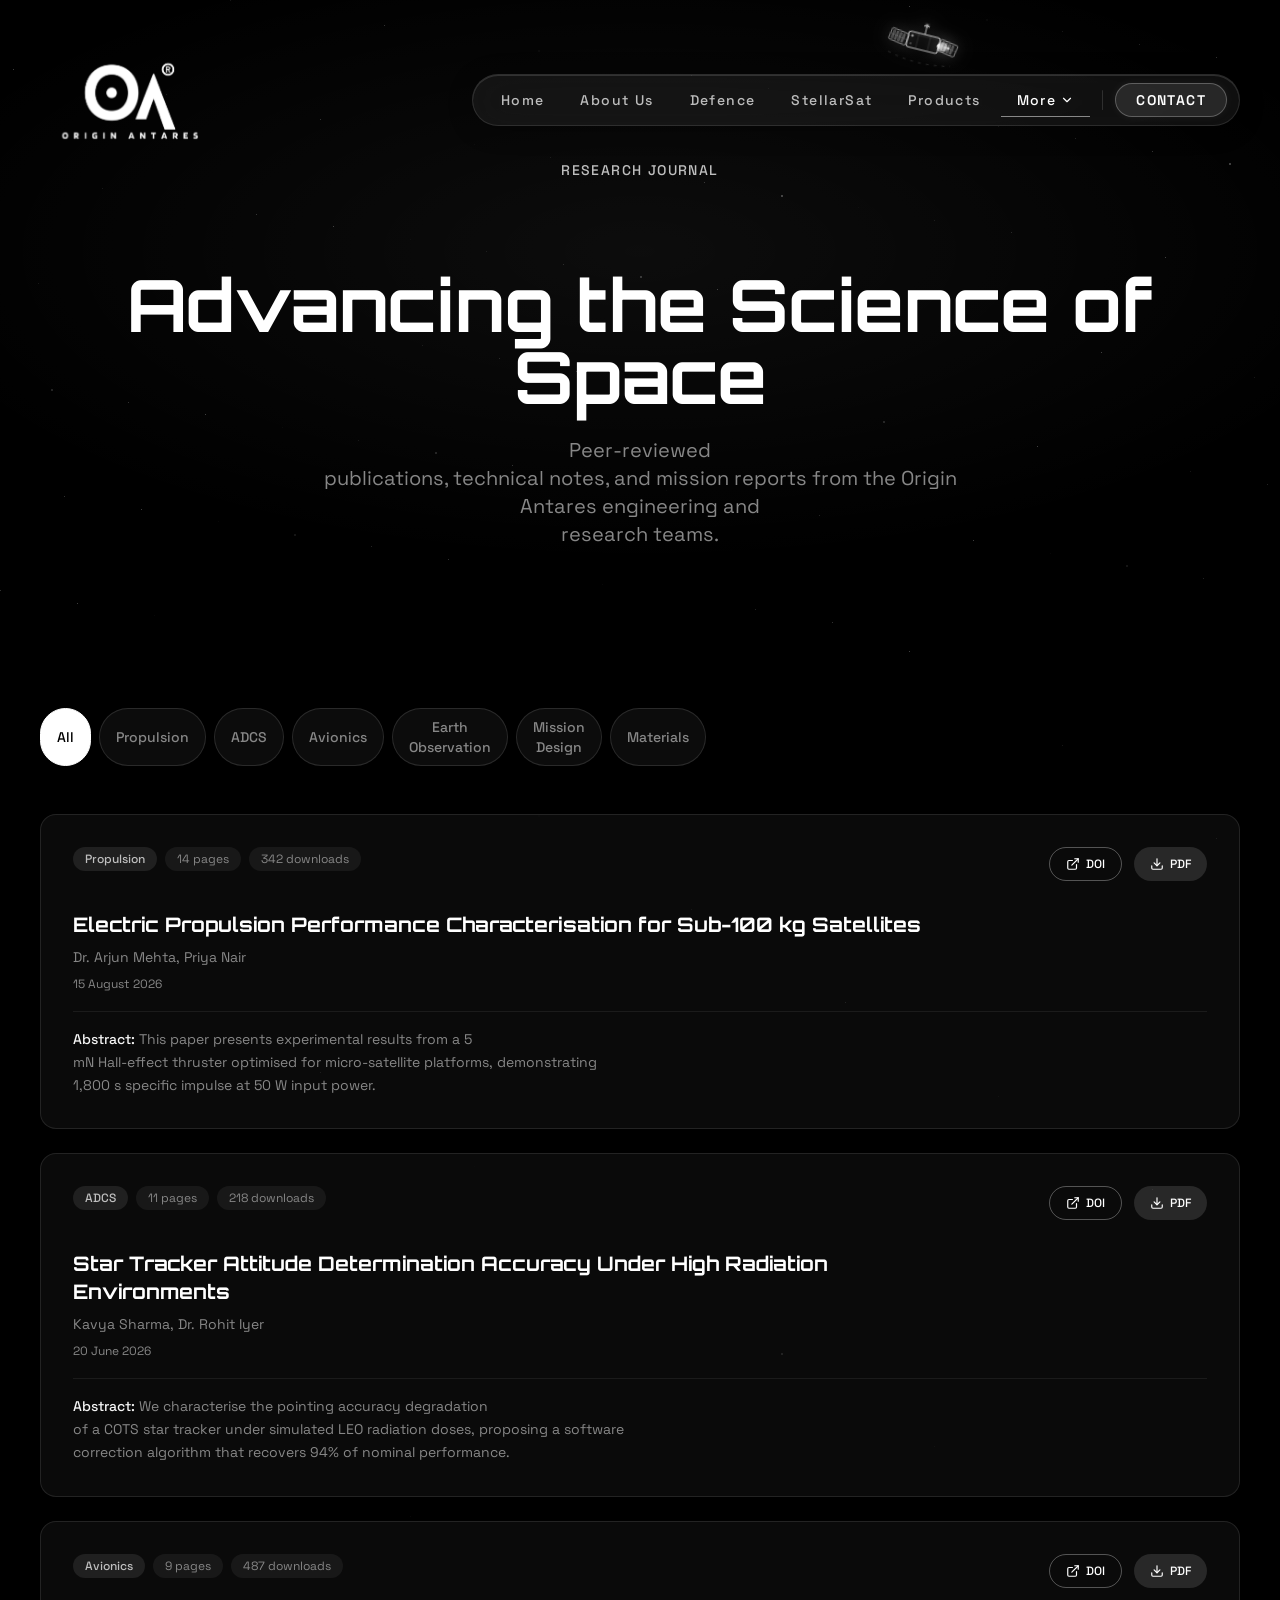
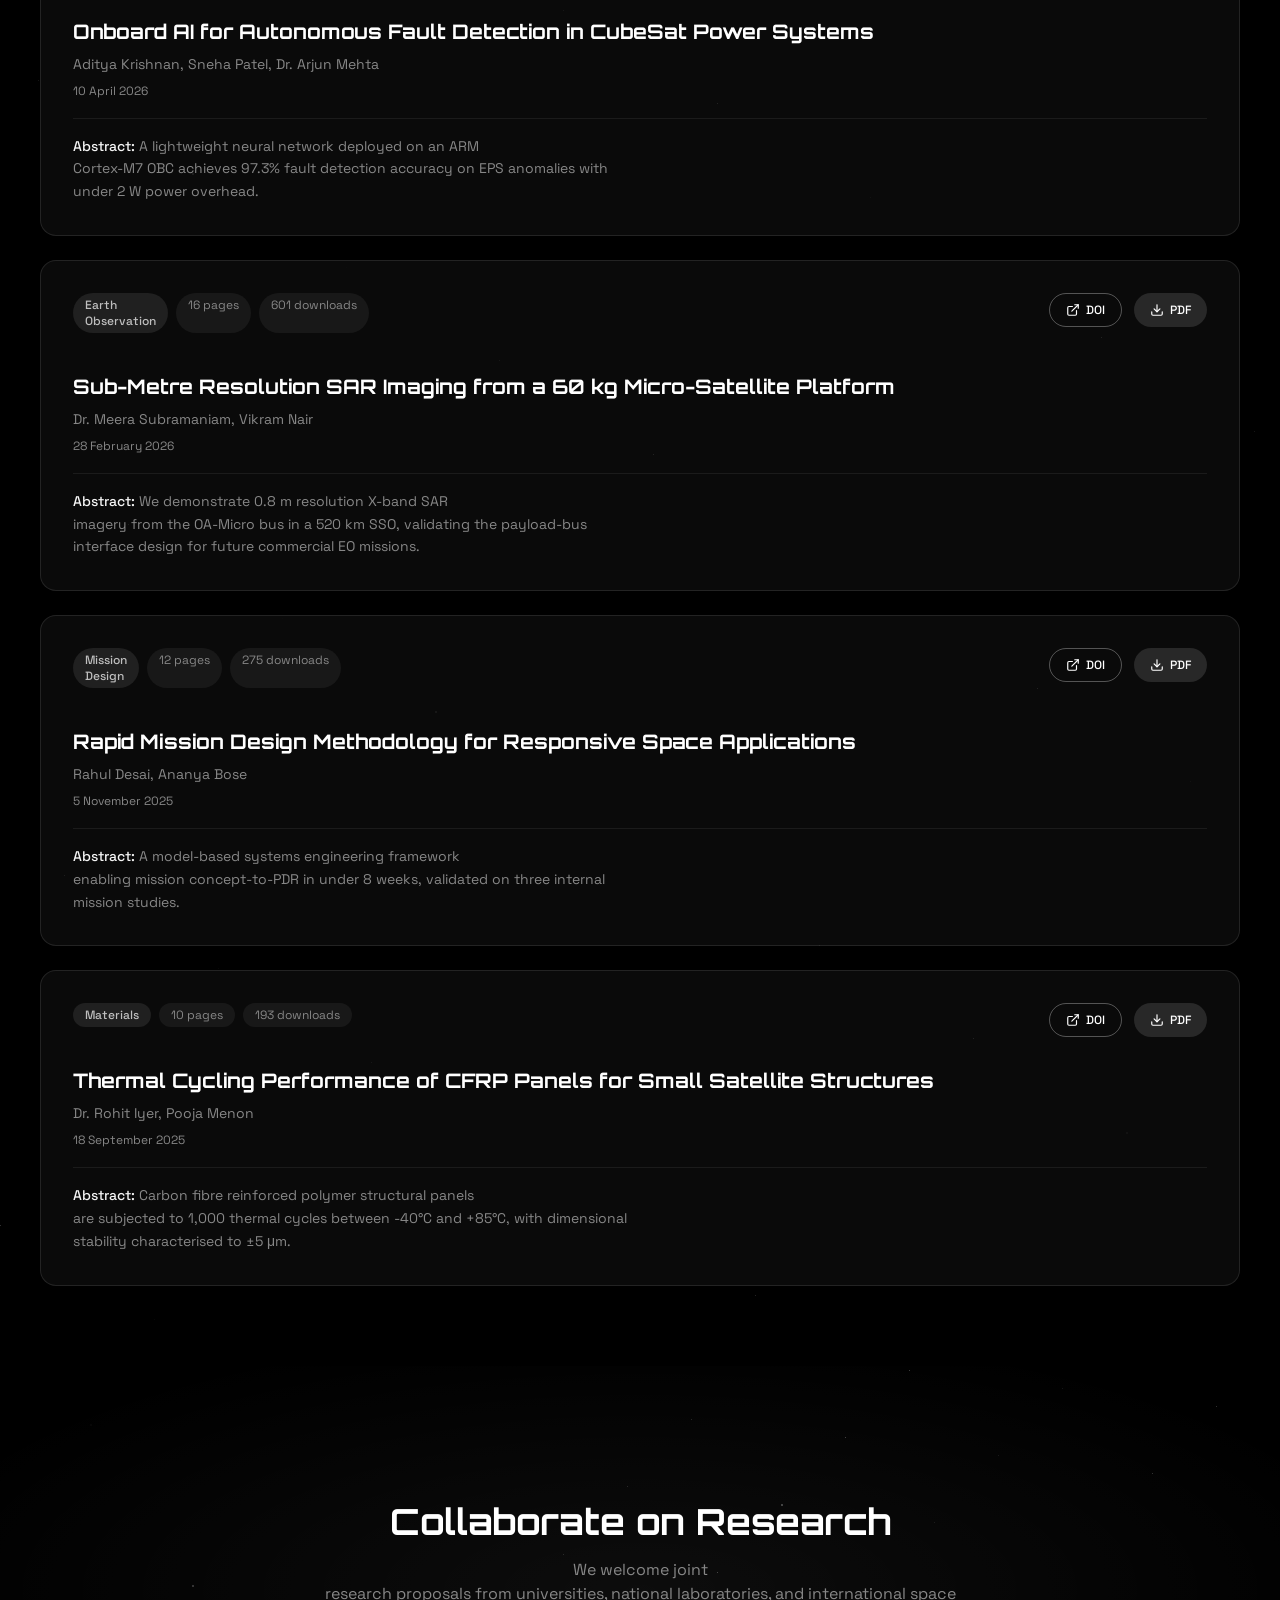
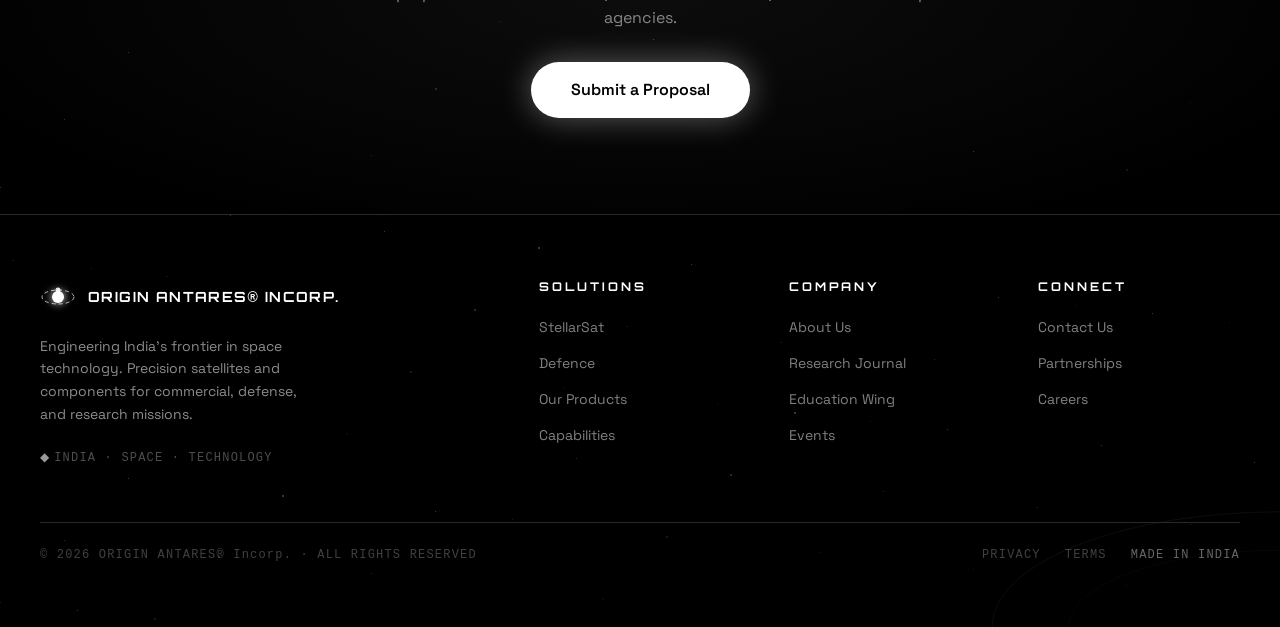
<file: research.html>
<!DOCTYPE html>
<html lang="en">

<head>
    <meta charset="UTF-8">
    <meta name="viewport" content="width=device-width, initial-scale=1.0">
    <title>Research Journal — Origin Antares</title>
    <link rel="preconnect" href="https://fonts.googleapis.com">
    <link rel="preconnect" href="https://fonts.gstatic.com" crossorigin>
    <link
        href="https://fonts.googleapis.com/css2?family=Orbitron:wght@400;500;600;700;800;900&family=Space+Grotesk:wght@300;400;500;600;700&display=swap"
        rel="stylesheet">
    <link rel="stylesheet" href="css/styles.css">
</head>

<body>
    <div id="app" class="fs-unmask-airo-app-builder">
        <div class="min-h-screen bg-background flex flex-col"><svg width="0" height="0" aria-hidden="true"
                style="position: absolute;">
                <defs>
                    <filter id="lg-filter" x="-10%" y="-10%" width="120%" height="120%">
                        <feTurbulence type="fractalNoise" baseFrequency="0.7" numOctaves="2" seed="5" result="noise">
                        </feTurbulence>
                        <feDisplacementMap in="SourceGraphic" in2="noise" scale="2.5" xChannelSelector="R"
                            yChannelSelector="G"></feDisplacementMap>
                    </filter>
                </defs>
            </svg>
            <header class="fixed top-0 left-0 right-0 z-50"
                style="transition: background 0.45s, backdrop-filter 0.45s, box-shadow 0.45s, border-color 0.45s; background: transparent; backdrop-filter: none; border-bottom: 1px solid transparent; box-shadow: none;">
                <div class="absolute top-0 left-0 right-0 h-px pointer-events-none"
                    style="opacity: 0; transition: opacity 0.45s; background: linear-gradient(90deg, transparent 0%, hsl(var(--oa-glass-border)/0.35) 40%, hsl(var(--oa-glass-border)/0.2) 60%, transparent 100%);">
                </div>
                <div class="absolute pointer-events-none"
                    style="top: 8px; left: 50%; transform: translateX(-50%); transition: top 0.5s cubic-bezier(0.22, 1, 0.36, 1), left 0.5s cubic-bezier(0.22, 1, 0.36, 1), transform 0.5s cubic-bezier(0.22, 1, 0.36, 1); z-index: 10;">
                    <div class="pointer-events-none select-none"
                        style="filter: drop-shadow(rgba(255, 255, 255, 0.6) 0px 0px 8px); will-change: transform; opacity: 0.4; transform: none;">
                        <svg width="72" height="54" viewBox="0 0 72 54" fill="none" xmlns="http://www.w3.org/2000/svg"
                            aria-hidden="true">
                            <defs>
                                <radialGradient id="ns-plume" cx="0%" cy="50%" r="100%">
                                    <stop offset="0%" stop-color="rgba(255,255,255,0.95)"></stop>
                                    <stop offset="55%" stop-color="rgba(255,255,255,0.45)"></stop>
                                    <stop offset="100%" stop-color="rgba(255,255,255,0)"></stop>
                                </radialGradient>
                                <radialGradient id="ns-body" cx="50%" cy="0%" r="100%">
                                    <stop offset="0%" stop-color="rgba(255,255,255,0.13)"></stop>
                                    <stop offset="100%" stop-color="rgba(255,255,255,0)"></stop>
                                </radialGradient>
                                <filter id="ns-glow" x="-40%" y="-40%" width="180%" height="180%">
                                    <feGaussianBlur stdDeviation="1.6" result="blur"></feGaussianBlur>
                                    <feMerge>
                                        <feMergeNode in="blur"></feMergeNode>
                                        <feMergeNode in="SourceGraphic"></feMergeNode>
                                    </feMerge>
                                </filter>
                            </defs>
                            <path d="M 4 44 Q 36 52 68 44" stroke="rgba(255,255,255,0.14)" stroke-width="1" fill="none"
                                stroke-dasharray="3 5" opacity="0"></path>
                            <g opacity="0">
                                <ellipse cx="57" cy="27" ry="3.8" fill="url(#ns-plume)" rx="3" opacity="0"></ellipse>
                                <ellipse cx="60" cy="27" rx="2.612010114057921" ry="1.5" fill="rgba(255,255,255,0.7)"
                                    opacity="0.7317556891575805"></ellipse>
                                <circle cx="62" cy="27" r="0.8854419805458748" fill="rgba(255,255,255,0.9)"
                                    opacity="0.6854419805458747"></circle>
                            </g>
                            <g style="transform-origin: 50% 50%; transform: none; transform-box: fill-box;">
                                <rect x="2" y="21" width="18" height="12" rx="1.2" fill="hsl(var(--oa-secondary))"
                                    stroke="rgba(255,255,255,0.5)" stroke-width="0.9"></rect>
                                <rect x="4" y="22.5" width="2" height="9" rx="0.4" fill="rgba(255,255,255,0.22)"
                                    stroke="rgba(255,255,255,0.38)" stroke-width="0.4"></rect>
                                <rect x="7.5" y="22.5" width="2" height="9" rx="0.4" fill="rgba(255,255,255,0.22)"
                                    stroke="rgba(255,255,255,0.38)" stroke-width="0.4"></rect>
                                <rect x="11" y="22.5" width="2" height="9" rx="0.4" fill="rgba(255,255,255,0.22)"
                                    stroke="rgba(255,255,255,0.38)" stroke-width="0.4"></rect>
                                <rect x="14.5" y="22.5" width="2" height="9" rx="0.4" fill="rgba(255,255,255,0.22)"
                                    stroke="rgba(255,255,255,0.38)" stroke-width="0.4"></rect>
                                <line x1="2" y1="27" x2="20" y2="27" stroke="rgba(255,255,255,0.22)" stroke-width="0.5">
                                </line>
                            </g>
                            <g style="transform-origin: 50% 50%; transform: none; transform-box: fill-box;">
                                <rect x="52" y="21" width="18" height="12" rx="1.2" fill="hsl(var(--oa-secondary))"
                                    stroke="rgba(255,255,255,0.5)" stroke-width="0.9"></rect>
                                <rect x="54" y="22.5" width="2" height="9" rx="0.4" fill="rgba(255,255,255,0.22)"
                                    stroke="rgba(255,255,255,0.38)" stroke-width="0.4"></rect>
                                <rect x="57.5" y="22.5" width="2" height="9" rx="0.4" fill="rgba(255,255,255,0.22)"
                                    stroke="rgba(255,255,255,0.38)" stroke-width="0.4"></rect>
                                <rect x="61" y="22.5" width="2" height="9" rx="0.4" fill="rgba(255,255,255,0.22)"
                                    stroke="rgba(255,255,255,0.38)" stroke-width="0.4"></rect>
                                <rect x="64.5" y="22.5" width="2" height="9" rx="0.4" fill="rgba(255,255,255,0.22)"
                                    stroke="rgba(255,255,255,0.38)" stroke-width="0.4"></rect>
                                <line x1="52" y1="27" x2="70" y2="27" stroke="rgba(255,255,255,0.22)"
                                    stroke-width="0.5"></line>
                            </g>
                            <rect x="20" y="19" width="32" height="16" rx="2.5" fill="hsl(var(--oa-secondary))"
                                stroke="rgba(255,255,255,0.68)" stroke-width="1.1"></rect>
                            <line x1="30" y1="19" x2="30" y2="35" stroke="rgba(255,255,255,0.18)" stroke-width="0.6">
                            </line>
                            <line x1="42" y1="19" x2="42" y2="35" stroke="rgba(255,255,255,0.18)" stroke-width="0.6">
                            </line>
                            <rect x="20" y="19" width="32" height="4" rx="2.5" fill="url(#ns-body)"></rect>
                            <rect x="52" y="23" width="7" height="8" rx="1.2" fill="rgba(255,255,255,0.12)"
                                stroke="rgba(255,255,255,0.55)" stroke-width="0.9"></rect>
                            <line x1="55.5" y1="23" x2="55.5" y2="31" stroke="rgba(255,255,255,0.2)" stroke-width="0.5">
                            </line>
                            <line x1="36" y1="19" x2="36" y2="11" stroke="rgba(255,255,255,0.75)" stroke-width="0.9">
                            </line>
                            <path d="M 33 11 Q 36 8.5 39 11" stroke="rgba(255,255,255,0.7)" stroke-width="0.9"
                                fill="none"></path>
                            <circle cx="36" cy="10" r="1.665240185314906" fill="rgba(255,255,255,0.95)"
                                filter="url(#ns-glow)" opacity="0.8844915874127764"></circle>
                            <circle cx="24" cy="23" r="1.3" fill="hsl(var(--oa-gold))" opacity="0.9157126511854585">
                            </circle>
                            <circle cx="24" cy="31" r="1.1" fill="rgba(255,255,255,0.9)" opacity="0.9"></circle>
                        </svg></div>
                </div>
                <div
                    style="display: flex; justify-content: flex-start; padding-left: 2.5rem; padding-top: 0.75rem; padding-bottom: 0px; transition: padding 0.5s cubic-bezier(0.22, 1, 0.36, 1);">
                    <a class="flex items-center" href="index.html"><img alt="Origin Antares"
                            class="block h-auto w-auto object-contain" width="440" height="120"
                            src="assets/images/images-logo-horizontal.png"
                            style="max-height: 180px; max-width: 640px; min-width: 0px; transition: max-height 0.5s cubic-bezier(0.22, 1, 0.36, 1), max-width 0.5s cubic-bezier(0.22, 1, 0.36, 1); filter: none; height: 252px; width: auto;"
                            data-airo-logo-corrected="square"></a></div>
                <div class="flex items-center px-6 lg:px-10"
                    style="justify-content: flex-end; padding-bottom: 0px; min-height: 56px; margin-top: -120px; transition: padding-bottom 0.4s, min-height 0.4s, margin-top 0.4s; position: relative;">
                    <div class="relative flex items-center gap-1 px-3 py-2 rounded-full"
                        style="background: hsl(var(--oa-glass-bg)/0.06); backdrop-filter: blur(20px) saturate(160%); border: 1px solid hsl(var(--oa-glass-border)/0.11); box-shadow: inset 0 1px 0 hsl(var(--oa-glass-border)/0.13), 0 4px 24px hsl(var(--oa-bg)/0.3);">
                        <nav aria-label="Main navigation" class="hidden md:flex items-center gap-1"><a
                                class="relative z-10 px-4 py-1.5 text-sm tracking-widest font-medium transition-colors duration-150"
                                href="index.html"
                                style="font-family: var(--font-sans); color: hsl(var(--oa-glass-bg)/0.72); border-bottom: 1px solid transparent;">Home</a><a
                                class="relative z-10 px-4 py-1.5 text-sm tracking-widest font-medium transition-colors duration-150"
                                href="about.html"
                                style="font-family: var(--font-sans); color: hsl(var(--oa-glass-bg)/0.72); border-bottom: 1px solid transparent;">About
                                Us</a><a
                                class="relative z-10 px-4 py-1.5 text-sm tracking-widest font-medium transition-colors duration-150"
                                href="defence.html"
                                style="font-family: var(--font-sans); color: hsl(var(--oa-glass-bg)/0.72); border-bottom: 1px solid transparent;">Defence</a><a
                                class="relative z-10 px-4 py-1.5 text-sm tracking-widest font-medium transition-colors duration-150"
                                href="stellarsat.html"
                                style="font-family: var(--font-sans); color: hsl(var(--oa-glass-bg)/0.72); border-bottom: 1px solid transparent;">StellarSat</a><a
                                class="relative z-10 px-4 py-1.5 text-sm tracking-widest font-medium transition-colors duration-150"
                                href="products.html"
                                style="font-family: var(--font-sans); color: hsl(var(--oa-glass-bg)/0.72); border-bottom: 1px solid transparent;">Products</a>
                            <div class="relative z-10"><button
                                    class="flex items-center gap-1 px-4 py-1.5 text-sm tracking-widest font-medium transition-colors duration-150"
                                    aria-expanded="false" aria-haspopup="true"
                                    style="font-family: var(--font-sans); color: hsl(var(--oa-cyan)); background: none; border-top-width: medium; border-right-width: medium; border-bottom: 1px solid hsl(var(--oa-glass-border)/0.5); border-left-width: medium; border-top-style: none; border-right-style: none; border-left-style: none; border-top-color: currentcolor; border-right-color: currentcolor; border-left-color: currentcolor; border-image: none; cursor: pointer;">More<span
                                        style="display: flex; transform: none;"><svg xmlns="http://www.w3.org/2000/svg"
                                            width="14" height="14" viewBox="0 0 24 24" fill="none" stroke="currentColor"
                                            stroke-width="2" stroke-linecap="round" stroke-linejoin="round"
                                            class="lucide lucide-chevron-down">
                                            <path d="m6 9 6 6 6-6"></path>
                                        </svg></span></button></div>
                        </nav>
                        <div class="hidden md:block w-px h-5 mx-2 rounded-full shrink-0"
                            style="background: hsl(var(--oa-glass-border)/0.13);"></div><a
                            class="hidden md:inline-flex items-center px-5 py-1.5 text-sm font-semibold tracking-widest rounded-full shrink-0 transition-all duration-200"
                            href="contact.html"
                            style="font-family: var(--font-sans); color: hsl(var(--oa-cyan)); background: hsl(var(--oa-glass-bg)/0.1); border: 1px solid hsl(var(--oa-glass-border)/0.25); box-shadow: 0 0 10px hsl(var(--oa-glass-bg)/0.06);">CONTACT</a><button
                            class="md:hidden text-white p-1.5 z-10" aria-label="Open menu"><svg
                                xmlns="http://www.w3.org/2000/svg" width="20" height="20" viewBox="0 0 24 24"
                                fill="none" stroke="currentColor" stroke-width="2" stroke-linecap="round"
                                stroke-linejoin="round" class="lucide lucide-menu">
                                <line x1="4" x2="20" y1="12" y2="12"></line>
                                <line x1="4" x2="20" y1="6" y2="6"></line>
                                <line x1="4" x2="20" y1="18" y2="18"></line>
                            </svg></button>
                    </div>
                </div>
            </header>
            <main>
                <section class="relative min-h-[60vh] flex items-center overflow-hidden">
                    <div class="absolute inset-0 pointer-events-none" aria-hidden="true">
                        <div class="absolute rounded-full bg-white"
                            style="width: 2px; height: 2px; opacity: 0.04; top: 13%; left: 7%;"></div>
                        <div class="absolute rounded-full bg-white"
                            style="width: 1px; height: 1px; opacity: 0.11; top: 50%; left: 68%;"></div>
                        <div class="absolute rounded-full bg-white"
                            style="width: 1px; height: 1px; opacity: 0.18; top: 87%; left: 29%;"></div>
                        <div class="absolute rounded-full bg-white"
                            style="width: 1px; height: 1px; opacity: 0.25; top: 24%; left: 90%;"></div>
                        <div class="absolute rounded-full bg-white"
                            style="width: 1px; height: 1px; opacity: 0.32; top: 61%; left: 51%;"></div>
                        <div class="absolute rounded-full bg-white"
                            style="width: 1px; height: 1px; opacity: 0.04; top: 98%; left: 12%;"></div>
                        <div class="absolute rounded-full bg-white"
                            style="width: 1px; height: 1px; opacity: 0.11; top: 35%; left: 73%;"></div>
                        <div class="absolute rounded-full bg-white"
                            style="width: 2px; height: 2px; opacity: 0.18; top: 72%; left: 34%;"></div>
                        <div class="absolute rounded-full bg-white"
                            style="width: 1px; height: 1px; opacity: 0.25; top: 9%; left: 95%;"></div>
                        <div class="absolute rounded-full bg-white"
                            style="width: 1px; height: 1px; opacity: 0.32; top: 46%; left: 56%;"></div>
                        <div class="absolute rounded-full bg-white"
                            style="width: 1px; height: 1px; opacity: 0.04; top: 83%; left: 17%;"></div>
                        <div class="absolute rounded-full bg-white"
                            style="width: 1px; height: 1px; opacity: 0.11; top: 20%; left: 78%;"></div>
                        <div class="absolute rounded-full bg-white"
                            style="width: 1px; height: 1px; opacity: 0.18; top: 57%; left: 39%;"></div>
                        <div class="absolute rounded-full bg-white"
                            style="width: 1px; height: 1px; opacity: 0.25; top: 94%; left: 0%;"></div>
                        <div class="absolute rounded-full bg-white"
                            style="width: 2px; height: 2px; opacity: 0.32; top: 31%; left: 61%;"></div>
                        <div class="absolute rounded-full bg-white"
                            style="width: 1px; height: 1px; opacity: 0.04; top: 68%; left: 22%;"></div>
                        <div class="absolute rounded-full bg-white"
                            style="width: 1px; height: 1px; opacity: 0.11; top: 5%; left: 83%;"></div>
                        <div class="absolute rounded-full bg-white"
                            style="width: 1px; height: 1px; opacity: 0.18; top: 42%; left: 44%;"></div>
                        <div class="absolute rounded-full bg-white"
                            style="width: 1px; height: 1px; opacity: 0.25; top: 79%; left: 5%;"></div>
                        <div class="absolute rounded-full bg-white"
                            style="width: 1px; height: 1px; opacity: 0.32; top: 16%; left: 66%;"></div>
                        <div class="absolute rounded-full bg-white"
                            style="width: 1px; height: 1px; opacity: 0.04; top: 53%; left: 27%;"></div>
                        <div class="absolute rounded-full bg-white"
                            style="width: 2px; height: 2px; opacity: 0.11; top: 90%; left: 88%;"></div>
                        <div class="absolute rounded-full bg-white"
                            style="width: 1px; height: 1px; opacity: 0.18; top: 27%; left: 49%;"></div>
                        <div class="absolute rounded-full bg-white"
                            style="width: 1px; height: 1px; opacity: 0.25; top: 64%; left: 10%;"></div>
                        <div class="absolute rounded-full bg-white"
                            style="width: 1px; height: 1px; opacity: 0.32; top: 1%; left: 71%;"></div>
                        <div class="absolute rounded-full bg-white"
                            style="width: 1px; height: 1px; opacity: 0.04; top: 38%; left: 32%;"></div>
                        <div class="absolute rounded-full bg-white"
                            style="width: 1px; height: 1px; opacity: 0.11; top: 75%; left: 93%;"></div>
                        <div class="absolute rounded-full bg-white"
                            style="width: 1px; height: 1px; opacity: 0.18; top: 12%; left: 54%;"></div>
                        <div class="absolute rounded-full bg-white"
                            style="width: 2px; height: 2px; opacity: 0.25; top: 49%; left: 15%;"></div>
                        <div class="absolute rounded-full bg-white"
                            style="width: 1px; height: 1px; opacity: 0.32; top: 86%; left: 76%;"></div>
                        <div class="absolute rounded-full bg-white"
                            style="width: 1px; height: 1px; opacity: 0.04; top: 23%; left: 37%;"></div>
                        <div class="absolute rounded-full bg-white"
                            style="width: 1px; height: 1px; opacity: 0.11; top: 60%; left: 98%;"></div>
                        <div class="absolute rounded-full bg-white"
                            style="width: 1px; height: 1px; opacity: 0.18; top: 97%; left: 59%;"></div>
                        <div class="absolute rounded-full bg-white"
                            style="width: 1px; height: 1px; opacity: 0.25; top: 34%; left: 20%;"></div>
                        <div class="absolute rounded-full bg-white"
                            style="width: 1px; height: 1px; opacity: 0.32; top: 71%; left: 81%;"></div>
                        <div class="absolute rounded-full bg-white"
                            style="width: 2px; height: 2px; opacity: 0.04; top: 8%; left: 42%;"></div>
                        <div class="absolute rounded-full bg-white"
                            style="width: 1px; height: 1px; opacity: 0.11; top: 45%; left: 3%;"></div>
                        <div class="absolute rounded-full bg-white"
                            style="width: 1px; height: 1px; opacity: 0.18; top: 82%; left: 64%;"></div>
                        <div class="absolute rounded-full bg-white"
                            style="width: 1px; height: 1px; opacity: 0.25; top: 19%; left: 25%;"></div>
                        <div class="absolute rounded-full bg-white"
                            style="width: 1px; height: 1px; opacity: 0.32; top: 56%; left: 86%;"></div>
                        <div class="absolute rounded-full bg-white"
                            style="width: 1px; height: 1px; opacity: 0.04; top: 93%; left: 47%;"></div>
                        <div class="absolute rounded-full bg-white"
                            style="width: 1px; height: 1px; opacity: 0.11; top: 30%; left: 8%;"></div>
                        <div class="absolute rounded-full bg-white"
                            style="width: 2px; height: 2px; opacity: 0.18; top: 67%; left: 69%;"></div>
                        <div class="absolute rounded-full bg-white"
                            style="width: 1px; height: 1px; opacity: 0.25; top: 4%; left: 30%;"></div>
                        <div class="absolute rounded-full bg-white"
                            style="width: 1px; height: 1px; opacity: 0.32; top: 41%; left: 91%;"></div>
                        <div class="absolute rounded-full bg-white"
                            style="width: 1px; height: 1px; opacity: 0.04; top: 78%; left: 52%;"></div>
                        <div class="absolute rounded-full bg-white"
                            style="width: 1px; height: 1px; opacity: 0.11; top: 15%; left: 13%;"></div>
                        <div class="absolute rounded-full bg-white"
                            style="width: 1px; height: 1px; opacity: 0.18; top: 52%; left: 74%;"></div>
                        <div class="absolute rounded-full bg-white"
                            style="width: 1px; height: 1px; opacity: 0.25; top: 89%; left: 35%;"></div>
                        <div class="absolute rounded-full bg-white"
                            style="width: 2px; height: 2px; opacity: 0.32; top: 26%; left: 96%;"></div>
                        <div class="absolute rounded-full bg-white"
                            style="width: 1px; height: 1px; opacity: 0.04; top: 63%; left: 57%;"></div>
                        <div class="absolute rounded-full bg-white"
                            style="width: 1px; height: 1px; opacity: 0.11; top: 0%; left: 18%;"></div>
                        <div class="absolute rounded-full bg-white"
                            style="width: 1px; height: 1px; opacity: 0.18; top: 37%; left: 79%;"></div>
                        <div class="absolute rounded-full bg-white"
                            style="width: 1px; height: 1px; opacity: 0.25; top: 74%; left: 40%;"></div>
                        <div class="absolute rounded-full bg-white"
                            style="width: 1px; height: 1px; opacity: 0.32; top: 11%; left: 1%;"></div>
                        <div class="absolute rounded-full bg-white"
                            style="width: 1px; height: 1px; opacity: 0.04; top: 48%; left: 62%;"></div>
                        <div class="absolute rounded-full bg-white"
                            style="width: 2px; height: 2px; opacity: 0.11; top: 85%; left: 23%;"></div>
                        <div class="absolute rounded-full bg-white"
                            style="width: 1px; height: 1px; opacity: 0.18; top: 22%; left: 84%;"></div>
                        <div class="absolute rounded-full bg-white"
                            style="width: 1px; height: 1px; opacity: 0.25; top: 59%; left: 45%;"></div>
                        <div class="absolute rounded-full bg-white"
                            style="width: 1px; height: 1px; opacity: 0.32; top: 96%; left: 6%;"></div>
                        <div class="absolute rounded-full bg-white"
                            style="width: 1px; height: 1px; opacity: 0.04; top: 33%; left: 67%;"></div>
                        <div class="absolute rounded-full bg-white"
                            style="width: 1px; height: 1px; opacity: 0.11; top: 70%; left: 28%;"></div>
                        <div class="absolute rounded-full bg-white"
                            style="width: 1px; height: 1px; opacity: 0.18; top: 7%; left: 89%;"></div>
                        <div class="absolute rounded-full bg-white"
                            style="width: 2px; height: 2px; opacity: 0.25; top: 44%; left: 50%;"></div>
                        <div class="absolute rounded-full bg-white"
                            style="width: 1px; height: 1px; opacity: 0.32; top: 81%; left: 11%;"></div>
                        <div class="absolute rounded-full bg-white"
                            style="width: 1px; height: 1px; opacity: 0.04; top: 18%; left: 72%;"></div>
                        <div class="absolute rounded-full bg-white"
                            style="width: 1px; height: 1px; opacity: 0.11; top: 55%; left: 33%;"></div>
                        <div class="absolute rounded-full bg-white"
                            style="width: 1px; height: 1px; opacity: 0.18; top: 92%; left: 94%;"></div>
                        <div class="absolute rounded-full bg-white"
                            style="width: 1px; height: 1px; opacity: 0.25; top: 29%; left: 55%;"></div>
                        <div class="absolute rounded-full bg-white"
                            style="width: 1px; height: 1px; opacity: 0.32; top: 66%; left: 16%;"></div>
                        <div class="absolute rounded-full bg-white"
                            style="width: 2px; height: 2px; opacity: 0.04; top: 3%; left: 77%;"></div>
                        <div class="absolute rounded-full bg-white"
                            style="width: 1px; height: 1px; opacity: 0.11; top: 40%; left: 38%;"></div>
                        <div class="absolute rounded-full bg-white"
                            style="width: 1px; height: 1px; opacity: 0.18; top: 77%; left: 99%;"></div>
                        <div class="absolute rounded-full bg-white"
                            style="width: 1px; height: 1px; opacity: 0.25; top: 14%; left: 60%;"></div>
                        <div class="absolute rounded-full bg-white"
                            style="width: 1px; height: 1px; opacity: 0.32; top: 51%; left: 21%;"></div>
                        <div class="absolute rounded-full bg-white"
                            style="width: 1px; height: 1px; opacity: 0.04; top: 88%; left: 82%;"></div>
                        <div class="absolute rounded-full bg-white"
                            style="width: 1px; height: 1px; opacity: 0.11; top: 25%; left: 43%;"></div>
                        <div class="absolute rounded-full bg-white"
                            style="width: 2px; height: 2px; opacity: 0.18; top: 62%; left: 4%;"></div>
                        <div class="absolute rounded-full bg-white"
                            style="width: 1px; height: 1px; opacity: 0.25; top: 99%; left: 65%;"></div>
                        <div class="absolute rounded-full bg-white"
                            style="width: 1px; height: 1px; opacity: 0.32; top: 36%; left: 26%;"></div>
                    </div>
                    <div class="absolute inset-0 pointer-events-none"
                        style="background: radial-gradient(ellipse 60% 50% at 50% 40%,hsl(var(--oa-cyan)/0.05),transparent);">
                    </div>
                    <div class="relative max-w-7xl mx-auto px-6 lg:px-10 pt-40 pb-20 text-center">
                        <p class="text-sm font-medium tracking-widest uppercase mb-4"
                            style="white-space: pre-line; color: hsl(var(--oa-gold)); opacity: 1;">Research Journal</p>
                        <h1 class="text-5xl md:text-7xl font-bold mb-6 leading-tight"
                            style="white-space: pre-line; font-family: var(--font-heading); color: hsl(var(--oa-cyan)); opacity: 0; transform: translateY(5.47372px);">
                            Advancing the Science of Space</h1>
                        <p class="text-lg md:text-xl text-muted-foreground max-w-2xl mx-auto leading-relaxed"
                            style="white-space: pre-line; opacity: 0; transform: translateY(5.53792px);">Peer-reviewed
                            publications, technical notes, and mission reports from the Origin Antares engineering and
                            research teams.</p>
                    </div>
                </section>
                <section class="relative py-20 overflow-hidden">
                    <div class="absolute inset-0 pointer-events-none" aria-hidden="true">
                        <div class="absolute rounded-full bg-white"
                            style="width: 2px; height: 2px; opacity: 0.04; top: 13%; left: 7%;"></div>
                        <div class="absolute rounded-full bg-white"
                            style="width: 1px; height: 1px; opacity: 0.11; top: 50%; left: 68%;"></div>
                        <div class="absolute rounded-full bg-white"
                            style="width: 1px; height: 1px; opacity: 0.18; top: 87%; left: 29%;"></div>
                        <div class="absolute rounded-full bg-white"
                            style="width: 1px; height: 1px; opacity: 0.25; top: 24%; left: 90%;"></div>
                        <div class="absolute rounded-full bg-white"
                            style="width: 1px; height: 1px; opacity: 0.32; top: 61%; left: 51%;"></div>
                        <div class="absolute rounded-full bg-white"
                            style="width: 1px; height: 1px; opacity: 0.04; top: 98%; left: 12%;"></div>
                        <div class="absolute rounded-full bg-white"
                            style="width: 1px; height: 1px; opacity: 0.11; top: 35%; left: 73%;"></div>
                        <div class="absolute rounded-full bg-white"
                            style="width: 2px; height: 2px; opacity: 0.18; top: 72%; left: 34%;"></div>
                        <div class="absolute rounded-full bg-white"
                            style="width: 1px; height: 1px; opacity: 0.25; top: 9%; left: 95%;"></div>
                        <div class="absolute rounded-full bg-white"
                            style="width: 1px; height: 1px; opacity: 0.32; top: 46%; left: 56%;"></div>
                        <div class="absolute rounded-full bg-white"
                            style="width: 1px; height: 1px; opacity: 0.04; top: 83%; left: 17%;"></div>
                        <div class="absolute rounded-full bg-white"
                            style="width: 1px; height: 1px; opacity: 0.11; top: 20%; left: 78%;"></div>
                        <div class="absolute rounded-full bg-white"
                            style="width: 1px; height: 1px; opacity: 0.18; top: 57%; left: 39%;"></div>
                        <div class="absolute rounded-full bg-white"
                            style="width: 1px; height: 1px; opacity: 0.25; top: 94%; left: 0%;"></div>
                        <div class="absolute rounded-full bg-white"
                            style="width: 2px; height: 2px; opacity: 0.32; top: 31%; left: 61%;"></div>
                        <div class="absolute rounded-full bg-white"
                            style="width: 1px; height: 1px; opacity: 0.04; top: 68%; left: 22%;"></div>
                        <div class="absolute rounded-full bg-white"
                            style="width: 1px; height: 1px; opacity: 0.11; top: 5%; left: 83%;"></div>
                        <div class="absolute rounded-full bg-white"
                            style="width: 1px; height: 1px; opacity: 0.18; top: 42%; left: 44%;"></div>
                        <div class="absolute rounded-full bg-white"
                            style="width: 1px; height: 1px; opacity: 0.25; top: 79%; left: 5%;"></div>
                        <div class="absolute rounded-full bg-white"
                            style="width: 1px; height: 1px; opacity: 0.32; top: 16%; left: 66%;"></div>
                        <div class="absolute rounded-full bg-white"
                            style="width: 1px; height: 1px; opacity: 0.04; top: 53%; left: 27%;"></div>
                        <div class="absolute rounded-full bg-white"
                            style="width: 2px; height: 2px; opacity: 0.11; top: 90%; left: 88%;"></div>
                        <div class="absolute rounded-full bg-white"
                            style="width: 1px; height: 1px; opacity: 0.18; top: 27%; left: 49%;"></div>
                        <div class="absolute rounded-full bg-white"
                            style="width: 1px; height: 1px; opacity: 0.25; top: 64%; left: 10%;"></div>
                        <div class="absolute rounded-full bg-white"
                            style="width: 1px; height: 1px; opacity: 0.32; top: 1%; left: 71%;"></div>
                        <div class="absolute rounded-full bg-white"
                            style="width: 1px; height: 1px; opacity: 0.04; top: 38%; left: 32%;"></div>
                        <div class="absolute rounded-full bg-white"
                            style="width: 1px; height: 1px; opacity: 0.11; top: 75%; left: 93%;"></div>
                        <div class="absolute rounded-full bg-white"
                            style="width: 1px; height: 1px; opacity: 0.18; top: 12%; left: 54%;"></div>
                        <div class="absolute rounded-full bg-white"
                            style="width: 2px; height: 2px; opacity: 0.25; top: 49%; left: 15%;"></div>
                        <div class="absolute rounded-full bg-white"
                            style="width: 1px; height: 1px; opacity: 0.32; top: 86%; left: 76%;"></div>
                        <div class="absolute rounded-full bg-white"
                            style="width: 1px; height: 1px; opacity: 0.04; top: 23%; left: 37%;"></div>
                        <div class="absolute rounded-full bg-white"
                            style="width: 1px; height: 1px; opacity: 0.11; top: 60%; left: 98%;"></div>
                        <div class="absolute rounded-full bg-white"
                            style="width: 1px; height: 1px; opacity: 0.18; top: 97%; left: 59%;"></div>
                        <div class="absolute rounded-full bg-white"
                            style="width: 1px; height: 1px; opacity: 0.25; top: 34%; left: 20%;"></div>
                        <div class="absolute rounded-full bg-white"
                            style="width: 1px; height: 1px; opacity: 0.32; top: 71%; left: 81%;"></div>
                        <div class="absolute rounded-full bg-white"
                            style="width: 2px; height: 2px; opacity: 0.04; top: 8%; left: 42%;"></div>
                        <div class="absolute rounded-full bg-white"
                            style="width: 1px; height: 1px; opacity: 0.11; top: 45%; left: 3%;"></div>
                        <div class="absolute rounded-full bg-white"
                            style="width: 1px; height: 1px; opacity: 0.18; top: 82%; left: 64%;"></div>
                        <div class="absolute rounded-full bg-white"
                            style="width: 1px; height: 1px; opacity: 0.25; top: 19%; left: 25%;"></div>
                        <div class="absolute rounded-full bg-white"
                            style="width: 1px; height: 1px; opacity: 0.32; top: 56%; left: 86%;"></div>
                    </div>
                    <div class="relative max-w-7xl mx-auto px-6 lg:px-10">
                        <div class="flex flex-wrap gap-2 mb-12" role="group" aria-label="Filter by category"><button
                                class="px-4 py-2 rounded-full text-sm font-medium transition-all duration-200"
                                style="white-space: pre-line; background: hsl(var(--oa-cyan)); color: hsl(var(--background)); border: 1px solid hsl(var(--oa-cyan));">All</button><button
                                class="px-4 py-2 rounded-full text-sm font-medium transition-all duration-200"
                                style="white-space: pre-line; background: hsl(var(--secondary)/0.7); color: hsl(var(--muted-foreground)); border: 1px solid hsl(var(--oa-cyan)/0.12);">Propulsion</button><button
                                class="px-4 py-2 rounded-full text-sm font-medium transition-all duration-200"
                                style="white-space: pre-line; background: hsl(var(--secondary)/0.7); color: hsl(var(--muted-foreground)); border: 1px solid hsl(var(--oa-cyan)/0.12);">ADCS</button><button
                                class="px-4 py-2 rounded-full text-sm font-medium transition-all duration-200"
                                style="white-space: pre-line; background: hsl(var(--secondary)/0.7); color: hsl(var(--muted-foreground)); border: 1px solid hsl(var(--oa-cyan)/0.12);">Avionics</button><button
                                class="px-4 py-2 rounded-full text-sm font-medium transition-all duration-200"
                                style="white-space: pre-line; background: hsl(var(--secondary)/0.7); color: hsl(var(--muted-foreground)); border: 1px solid hsl(var(--oa-cyan)/0.12);">Earth
                                Observation</button><button
                                class="px-4 py-2 rounded-full text-sm font-medium transition-all duration-200"
                                style="white-space: pre-line; background: hsl(var(--secondary)/0.7); color: hsl(var(--muted-foreground)); border: 1px solid hsl(var(--oa-cyan)/0.12);">Mission
                                Design</button><button
                                class="px-4 py-2 rounded-full text-sm font-medium transition-all duration-200"
                                style="white-space: pre-line; background: hsl(var(--secondary)/0.7); color: hsl(var(--muted-foreground)); border: 1px solid hsl(var(--oa-cyan)/0.12);">Materials</button>
                        </div>
                        <div class="space-y-6">
                            <article class="rounded-2xl p-8 border"
                                style="background: hsl(var(--secondary)/0.6); border-color: hsl(var(--oa-cyan)/0.1); display: block; opacity: 0; transform: translateY(0.248463px);">
                                <div class="flex flex-wrap items-start justify-between gap-4 mb-4">
                                    <div class="flex-1 min-w-0">
                                        <div class="flex flex-wrap gap-2 mb-3"><span
                                                class="text-xs font-medium px-3 py-1 rounded-full"
                                                style="white-space: pre-line; background: hsl(var(--oa-gold)/0.12); color: hsl(var(--oa-gold));">Propulsion</span><span
                                                class="text-xs text-muted-foreground px-3 py-1 rounded-full"
                                                style="background: hsl(var(--oa-cyan)/0.06);"><span
                                                    style="white-space: pre-line;">14</span> pages</span><span
                                                class="text-xs text-muted-foreground px-3 py-1 rounded-full"
                                                style="background: hsl(var(--oa-cyan)/0.06);"><span
                                                    style="white-space: pre-line;">342</span> downloads</span></div>
                                        <h2 class="text-xl font-bold mb-2"
                                            style="white-space: pre-line; font-family: var(--font-heading); color: hsl(var(--oa-cyan));">
                                            Electric Propulsion Performance Characterisation for Sub-100 kg Satellites
                                        </h2>
                                        <p class="text-sm text-muted-foreground mb-1">Dr. Arjun Mehta, Priya Nair</p>
                                        <time datetime="2026-08-15" class="text-xs text-muted-foreground">15 August
                                            2026</time>
                                    </div>
                                    <div class="flex gap-3 shrink-0"><a href="https://doi.org/10.1234/oa.2026.prop.001"
                                            target="_blank" rel="noopener noreferrer"
                                            class="flex items-center gap-1.5 text-xs font-medium px-4 py-2 rounded-full border transition-all duration-200 hover:bg-white/5"
                                            style="border-color: hsl(var(--oa-cyan)/0.3); color: hsl(var(--oa-cyan));"><svg
                                                xmlns="http://www.w3.org/2000/svg" width="24" height="24"
                                                viewBox="0 0 24 24" fill="none" stroke="currentColor" stroke-width="2"
                                                stroke-linecap="round" stroke-linejoin="round"
                                                class="lucide lucide-external-link w-3.5 h-3.5">
                                                <path d="M15 3h6v6"></path>
                                                <path d="M10 14 21 3"></path>
                                                <path d="M18 13v6a2 2 0 0 1-2 2H5a2 2 0 0 1-2-2V8a2 2 0 0 1 2-2h6">
                                                </path>
                                            </svg><span>DOI</span></a><a href="#"
                                            class="flex items-center gap-1.5 text-xs font-medium px-4 py-2 rounded-full transition-all duration-200"
                                            style="background: hsl(var(--oa-cyan)/0.12); color: hsl(var(--oa-cyan));"><svg
                                                xmlns="http://www.w3.org/2000/svg" width="24" height="24"
                                                viewBox="0 0 24 24" fill="none" stroke="currentColor" stroke-width="2"
                                                stroke-linecap="round" stroke-linejoin="round"
                                                class="lucide lucide-download w-3.5 h-3.5">
                                                <path d="M21 15v4a2 2 0 0 1-2 2H5a2 2 0 0 1-2-2v-4"></path>
                                                <polyline points="7 10 12 15 17 10"></polyline>
                                                <line x1="12" x2="12" y1="15" y2="3"></line>
                                            </svg><span>PDF</span></a></div>
                                </div>
                                <p class="text-sm text-muted-foreground leading-relaxed border-t pt-4"
                                    style="border-color: hsl(var(--oa-cyan)/0.07);"><span class="font-medium"
                                        style="color: hsl(var(--foreground));">Abstract: </span><span
                                        style="white-space: pre-line;">This paper presents experimental results from a 5
                                        mN Hall-effect thruster optimised for micro-satellite platforms, demonstrating
                                        1,800 s specific impulse at 50 W input power.</span></p>
                            </article>
                            <article class="rounded-2xl p-8 border"
                                style="background: hsl(var(--secondary)/0.6); border-color: hsl(var(--oa-cyan)/0.1); display: block; opacity: 0; transform: translateY(28px);">
                                <div class="flex flex-wrap items-start justify-between gap-4 mb-4">
                                    <div class="flex-1 min-w-0">
                                        <div class="flex flex-wrap gap-2 mb-3"><span
                                                class="text-xs font-medium px-3 py-1 rounded-full"
                                                style="white-space: pre-line; background: hsl(var(--oa-gold)/0.12); color: hsl(var(--oa-gold));">ADCS</span><span
                                                class="text-xs text-muted-foreground px-3 py-1 rounded-full"
                                                style="background: hsl(var(--oa-cyan)/0.06);"><span
                                                    style="white-space: pre-line;">11</span> pages</span><span
                                                class="text-xs text-muted-foreground px-3 py-1 rounded-full"
                                                style="background: hsl(var(--oa-cyan)/0.06);"><span
                                                    style="white-space: pre-line;">218</span> downloads</span></div>
                                        <h2 class="text-xl font-bold mb-2"
                                            style="white-space: pre-line; font-family: var(--font-heading); color: hsl(var(--oa-cyan));">
                                            Star Tracker Attitude Determination Accuracy Under High Radiation
                                            Environments</h2>
                                        <p class="text-sm text-muted-foreground mb-1">Kavya Sharma, Dr. Rohit Iyer</p>
                                        <time datetime="2026-06-20" class="text-xs text-muted-foreground">20 June
                                            2026</time>
                                    </div>
                                    <div class="flex gap-3 shrink-0"><a href="https://doi.org/10.1234/oa.2026.adcs.002"
                                            target="_blank" rel="noopener noreferrer"
                                            class="flex items-center gap-1.5 text-xs font-medium px-4 py-2 rounded-full border transition-all duration-200 hover:bg-white/5"
                                            style="border-color: hsl(var(--oa-cyan)/0.3); color: hsl(var(--oa-cyan));"><svg
                                                xmlns="http://www.w3.org/2000/svg" width="24" height="24"
                                                viewBox="0 0 24 24" fill="none" stroke="currentColor" stroke-width="2"
                                                stroke-linecap="round" stroke-linejoin="round"
                                                class="lucide lucide-external-link w-3.5 h-3.5">
                                                <path d="M15 3h6v6"></path>
                                                <path d="M10 14 21 3"></path>
                                                <path d="M18 13v6a2 2 0 0 1-2 2H5a2 2 0 0 1-2-2V8a2 2 0 0 1 2-2h6">
                                                </path>
                                            </svg><span>DOI</span></a><a href="#"
                                            class="flex items-center gap-1.5 text-xs font-medium px-4 py-2 rounded-full transition-all duration-200"
                                            style="background: hsl(var(--oa-cyan)/0.12); color: hsl(var(--oa-cyan));"><svg
                                                xmlns="http://www.w3.org/2000/svg" width="24" height="24"
                                                viewBox="0 0 24 24" fill="none" stroke="currentColor" stroke-width="2"
                                                stroke-linecap="round" stroke-linejoin="round"
                                                class="lucide lucide-download w-3.5 h-3.5">
                                                <path d="M21 15v4a2 2 0 0 1-2 2H5a2 2 0 0 1-2-2v-4"></path>
                                                <polyline points="7 10 12 15 17 10"></polyline>
                                                <line x1="12" x2="12" y1="15" y2="3"></line>
                                            </svg><span>PDF</span></a></div>
                                </div>
                                <p class="text-sm text-muted-foreground leading-relaxed border-t pt-4"
                                    style="border-color: hsl(var(--oa-cyan)/0.07);"><span class="font-medium"
                                        style="color: hsl(var(--foreground));">Abstract: </span><span
                                        style="white-space: pre-line;">We characterise the pointing accuracy degradation
                                        of a COTS star tracker under simulated LEO radiation doses, proposing a software
                                        correction algorithm that recovers 94% of nominal performance.</span></p>
                            </article>
                            <article class="rounded-2xl p-8 border"
                                style="background: hsl(var(--secondary)/0.6); border-color: hsl(var(--oa-cyan)/0.1); display: block; opacity: 0; transform: translateY(28px);">
                                <div class="flex flex-wrap items-start justify-between gap-4 mb-4">
                                    <div class="flex-1 min-w-0">
                                        <div class="flex flex-wrap gap-2 mb-3"><span
                                                class="text-xs font-medium px-3 py-1 rounded-full"
                                                style="white-space: pre-line; background: hsl(var(--oa-gold)/0.12); color: hsl(var(--oa-gold));">Avionics</span><span
                                                class="text-xs text-muted-foreground px-3 py-1 rounded-full"
                                                style="background: hsl(var(--oa-cyan)/0.06);"><span
                                                    style="white-space: pre-line;">9</span> pages</span><span
                                                class="text-xs text-muted-foreground px-3 py-1 rounded-full"
                                                style="background: hsl(var(--oa-cyan)/0.06);"><span
                                                    style="white-space: pre-line;">487</span> downloads</span></div>
                                        <h2 class="text-xl font-bold mb-2"
                                            style="white-space: pre-line; font-family: var(--font-heading); color: hsl(var(--oa-cyan));">
                                            Onboard AI for Autonomous Fault Detection in CubeSat Power Systems</h2>
                                        <p class="text-sm text-muted-foreground mb-1">Aditya Krishnan, Sneha Patel, Dr.
                                            Arjun Mehta</p><time datetime="2026-04-10"
                                            class="text-xs text-muted-foreground">10 April 2026</time>
                                    </div>
                                    <div class="flex gap-3 shrink-0"><a href="https://doi.org/10.1234/oa.2026.avi.003"
                                            target="_blank" rel="noopener noreferrer"
                                            class="flex items-center gap-1.5 text-xs font-medium px-4 py-2 rounded-full border transition-all duration-200 hover:bg-white/5"
                                            style="border-color: hsl(var(--oa-cyan)/0.3); color: hsl(var(--oa-cyan));"><svg
                                                xmlns="http://www.w3.org/2000/svg" width="24" height="24"
                                                viewBox="0 0 24 24" fill="none" stroke="currentColor" stroke-width="2"
                                                stroke-linecap="round" stroke-linejoin="round"
                                                class="lucide lucide-external-link w-3.5 h-3.5">
                                                <path d="M15 3h6v6"></path>
                                                <path d="M10 14 21 3"></path>
                                                <path d="M18 13v6a2 2 0 0 1-2 2H5a2 2 0 0 1-2-2V8a2 2 0 0 1 2-2h6">
                                                </path>
                                            </svg><span>DOI</span></a><a href="#"
                                            class="flex items-center gap-1.5 text-xs font-medium px-4 py-2 rounded-full transition-all duration-200"
                                            style="background: hsl(var(--oa-cyan)/0.12); color: hsl(var(--oa-cyan));"><svg
                                                xmlns="http://www.w3.org/2000/svg" width="24" height="24"
                                                viewBox="0 0 24 24" fill="none" stroke="currentColor" stroke-width="2"
                                                stroke-linecap="round" stroke-linejoin="round"
                                                class="lucide lucide-download w-3.5 h-3.5">
                                                <path d="M21 15v4a2 2 0 0 1-2 2H5a2 2 0 0 1-2-2v-4"></path>
                                                <polyline points="7 10 12 15 17 10"></polyline>
                                                <line x1="12" x2="12" y1="15" y2="3"></line>
                                            </svg><span>PDF</span></a></div>
                                </div>
                                <p class="text-sm text-muted-foreground leading-relaxed border-t pt-4"
                                    style="border-color: hsl(var(--oa-cyan)/0.07);"><span class="font-medium"
                                        style="color: hsl(var(--foreground));">Abstract: </span><span
                                        style="white-space: pre-line;">A lightweight neural network deployed on an ARM
                                        Cortex-M7 OBC achieves 97.3% fault detection accuracy on EPS anomalies with
                                        under 2 W power overhead.</span></p>
                            </article>
                            <article class="rounded-2xl p-8 border"
                                style="background: hsl(var(--secondary)/0.6); border-color: hsl(var(--oa-cyan)/0.1); display: block; opacity: 0; transform: translateY(28px);">
                                <div class="flex flex-wrap items-start justify-between gap-4 mb-4">
                                    <div class="flex-1 min-w-0">
                                        <div class="flex flex-wrap gap-2 mb-3"><span
                                                class="text-xs font-medium px-3 py-1 rounded-full"
                                                style="white-space: pre-line; background: hsl(var(--oa-gold)/0.12); color: hsl(var(--oa-gold));">Earth
                                                Observation</span><span
                                                class="text-xs text-muted-foreground px-3 py-1 rounded-full"
                                                style="background: hsl(var(--oa-cyan)/0.06);"><span
                                                    style="white-space: pre-line;">16</span> pages</span><span
                                                class="text-xs text-muted-foreground px-3 py-1 rounded-full"
                                                style="background: hsl(var(--oa-cyan)/0.06);"><span
                                                    style="white-space: pre-line;">601</span> downloads</span></div>
                                        <h2 class="text-xl font-bold mb-2"
                                            style="white-space: pre-line; font-family: var(--font-heading); color: hsl(var(--oa-cyan));">
                                            Sub-Metre Resolution SAR Imaging from a 60 kg Micro-Satellite Platform</h2>
                                        <p class="text-sm text-muted-foreground mb-1">Dr. Meera Subramaniam, Vikram Nair
                                        </p><time datetime="2026-02-28" class="text-xs text-muted-foreground">28
                                            February 2026</time>
                                    </div>
                                    <div class="flex gap-3 shrink-0"><a href="https://doi.org/10.1234/oa.2026.eo.004"
                                            target="_blank" rel="noopener noreferrer"
                                            class="flex items-center gap-1.5 text-xs font-medium px-4 py-2 rounded-full border transition-all duration-200 hover:bg-white/5"
                                            style="border-color: hsl(var(--oa-cyan)/0.3); color: hsl(var(--oa-cyan));"><svg
                                                xmlns="http://www.w3.org/2000/svg" width="24" height="24"
                                                viewBox="0 0 24 24" fill="none" stroke="currentColor" stroke-width="2"
                                                stroke-linecap="round" stroke-linejoin="round"
                                                class="lucide lucide-external-link w-3.5 h-3.5">
                                                <path d="M15 3h6v6"></path>
                                                <path d="M10 14 21 3"></path>
                                                <path d="M18 13v6a2 2 0 0 1-2 2H5a2 2 0 0 1-2-2V8a2 2 0 0 1 2-2h6">
                                                </path>
                                            </svg><span>DOI</span></a><a href="#"
                                            class="flex items-center gap-1.5 text-xs font-medium px-4 py-2 rounded-full transition-all duration-200"
                                            style="background: hsl(var(--oa-cyan)/0.12); color: hsl(var(--oa-cyan));"><svg
                                                xmlns="http://www.w3.org/2000/svg" width="24" height="24"
                                                viewBox="0 0 24 24" fill="none" stroke="currentColor" stroke-width="2"
                                                stroke-linecap="round" stroke-linejoin="round"
                                                class="lucide lucide-download w-3.5 h-3.5">
                                                <path d="M21 15v4a2 2 0 0 1-2 2H5a2 2 0 0 1-2-2v-4"></path>
                                                <polyline points="7 10 12 15 17 10"></polyline>
                                                <line x1="12" x2="12" y1="15" y2="3"></line>
                                            </svg><span>PDF</span></a></div>
                                </div>
                                <p class="text-sm text-muted-foreground leading-relaxed border-t pt-4"
                                    style="border-color: hsl(var(--oa-cyan)/0.07);"><span class="font-medium"
                                        style="color: hsl(var(--foreground));">Abstract: </span><span
                                        style="white-space: pre-line;">We demonstrate 0.8 m resolution X-band SAR
                                        imagery from the OA-Micro bus in a 520 km SSO, validating the payload-bus
                                        interface design for future commercial EO missions.</span></p>
                            </article>
                            <article class="rounded-2xl p-8 border"
                                style="background: hsl(var(--secondary)/0.6); border-color: hsl(var(--oa-cyan)/0.1); display: block; opacity: 0; transform: translateY(28px);">
                                <div class="flex flex-wrap items-start justify-between gap-4 mb-4">
                                    <div class="flex-1 min-w-0">
                                        <div class="flex flex-wrap gap-2 mb-3"><span
                                                class="text-xs font-medium px-3 py-1 rounded-full"
                                                style="white-space: pre-line; background: hsl(var(--oa-gold)/0.12); color: hsl(var(--oa-gold));">Mission
                                                Design</span><span
                                                class="text-xs text-muted-foreground px-3 py-1 rounded-full"
                                                style="background: hsl(var(--oa-cyan)/0.06);"><span
                                                    style="white-space: pre-line;">12</span> pages</span><span
                                                class="text-xs text-muted-foreground px-3 py-1 rounded-full"
                                                style="background: hsl(var(--oa-cyan)/0.06);"><span
                                                    style="white-space: pre-line;">275</span> downloads</span></div>
                                        <h2 class="text-xl font-bold mb-2"
                                            style="white-space: pre-line; font-family: var(--font-heading); color: hsl(var(--oa-cyan));">
                                            Rapid Mission Design Methodology for Responsive Space Applications</h2>
                                        <p class="text-sm text-muted-foreground mb-1">Rahul Desai, Ananya Bose</p><time
                                            datetime="2025-11-05" class="text-xs text-muted-foreground">5 November
                                            2025</time>
                                    </div>
                                    <div class="flex gap-3 shrink-0"><a href="https://doi.org/10.1234/oa.2025.md.005"
                                            target="_blank" rel="noopener noreferrer"
                                            class="flex items-center gap-1.5 text-xs font-medium px-4 py-2 rounded-full border transition-all duration-200 hover:bg-white/5"
                                            style="border-color: hsl(var(--oa-cyan)/0.3); color: hsl(var(--oa-cyan));"><svg
                                                xmlns="http://www.w3.org/2000/svg" width="24" height="24"
                                                viewBox="0 0 24 24" fill="none" stroke="currentColor" stroke-width="2"
                                                stroke-linecap="round" stroke-linejoin="round"
                                                class="lucide lucide-external-link w-3.5 h-3.5">
                                                <path d="M15 3h6v6"></path>
                                                <path d="M10 14 21 3"></path>
                                                <path d="M18 13v6a2 2 0 0 1-2 2H5a2 2 0 0 1-2-2V8a2 2 0 0 1 2-2h6">
                                                </path>
                                            </svg><span>DOI</span></a><a href="#"
                                            class="flex items-center gap-1.5 text-xs font-medium px-4 py-2 rounded-full transition-all duration-200"
                                            style="background: hsl(var(--oa-cyan)/0.12); color: hsl(var(--oa-cyan));"><svg
                                                xmlns="http://www.w3.org/2000/svg" width="24" height="24"
                                                viewBox="0 0 24 24" fill="none" stroke="currentColor" stroke-width="2"
                                                stroke-linecap="round" stroke-linejoin="round"
                                                class="lucide lucide-download w-3.5 h-3.5">
                                                <path d="M21 15v4a2 2 0 0 1-2 2H5a2 2 0 0 1-2-2v-4"></path>
                                                <polyline points="7 10 12 15 17 10"></polyline>
                                                <line x1="12" x2="12" y1="15" y2="3"></line>
                                            </svg><span>PDF</span></a></div>
                                </div>
                                <p class="text-sm text-muted-foreground leading-relaxed border-t pt-4"
                                    style="border-color: hsl(var(--oa-cyan)/0.07);"><span class="font-medium"
                                        style="color: hsl(var(--foreground));">Abstract: </span><span
                                        style="white-space: pre-line;">A model-based systems engineering framework
                                        enabling mission concept-to-PDR in under 8 weeks, validated on three internal
                                        mission studies.</span></p>
                            </article>
                            <article class="rounded-2xl p-8 border"
                                style="background: hsl(var(--secondary)/0.6); border-color: hsl(var(--oa-cyan)/0.1); display: block; opacity: 0; transform: translateY(28px);">
                                <div class="flex flex-wrap items-start justify-between gap-4 mb-4">
                                    <div class="flex-1 min-w-0">
                                        <div class="flex flex-wrap gap-2 mb-3"><span
                                                class="text-xs font-medium px-3 py-1 rounded-full"
                                                style="white-space: pre-line; background: hsl(var(--oa-gold)/0.12); color: hsl(var(--oa-gold));">Materials</span><span
                                                class="text-xs text-muted-foreground px-3 py-1 rounded-full"
                                                style="background: hsl(var(--oa-cyan)/0.06);"><span
                                                    style="white-space: pre-line;">10</span> pages</span><span
                                                class="text-xs text-muted-foreground px-3 py-1 rounded-full"
                                                style="background: hsl(var(--oa-cyan)/0.06);"><span
                                                    style="white-space: pre-line;">193</span> downloads</span></div>
                                        <h2 class="text-xl font-bold mb-2"
                                            style="white-space: pre-line; font-family: var(--font-heading); color: hsl(var(--oa-cyan));">
                                            Thermal Cycling Performance of CFRP Panels for Small Satellite Structures
                                        </h2>
                                        <p class="text-sm text-muted-foreground mb-1">Dr. Rohit Iyer, Pooja Menon</p>
                                        <time datetime="2025-09-18" class="text-xs text-muted-foreground">18 September
                                            2025</time>
                                    </div>
                                    <div class="flex gap-3 shrink-0"><a href="https://doi.org/10.1234/oa.2025.mat.006"
                                            target="_blank" rel="noopener noreferrer"
                                            class="flex items-center gap-1.5 text-xs font-medium px-4 py-2 rounded-full border transition-all duration-200 hover:bg-white/5"
                                            style="border-color: hsl(var(--oa-cyan)/0.3); color: hsl(var(--oa-cyan));"><svg
                                                xmlns="http://www.w3.org/2000/svg" width="24" height="24"
                                                viewBox="0 0 24 24" fill="none" stroke="currentColor" stroke-width="2"
                                                stroke-linecap="round" stroke-linejoin="round"
                                                class="lucide lucide-external-link w-3.5 h-3.5">
                                                <path d="M15 3h6v6"></path>
                                                <path d="M10 14 21 3"></path>
                                                <path d="M18 13v6a2 2 0 0 1-2 2H5a2 2 0 0 1-2-2V8a2 2 0 0 1 2-2h6">
                                                </path>
                                            </svg><span>DOI</span></a><a href="#"
                                            class="flex items-center gap-1.5 text-xs font-medium px-4 py-2 rounded-full transition-all duration-200"
                                            style="background: hsl(var(--oa-cyan)/0.12); color: hsl(var(--oa-cyan));"><svg
                                                xmlns="http://www.w3.org/2000/svg" width="24" height="24"
                                                viewBox="0 0 24 24" fill="none" stroke="currentColor" stroke-width="2"
                                                stroke-linecap="round" stroke-linejoin="round"
                                                class="lucide lucide-download w-3.5 h-3.5">
                                                <path d="M21 15v4a2 2 0 0 1-2 2H5a2 2 0 0 1-2-2v-4"></path>
                                                <polyline points="7 10 12 15 17 10"></polyline>
                                                <line x1="12" x2="12" y1="15" y2="3"></line>
                                            </svg><span>PDF</span></a></div>
                                </div>
                                <p class="text-sm text-muted-foreground leading-relaxed border-t pt-4"
                                    style="border-color: hsl(var(--oa-cyan)/0.07);"><span class="font-medium"
                                        style="color: hsl(var(--foreground));">Abstract: </span><span
                                        style="white-space: pre-line;">Carbon fibre reinforced polymer structural panels
                                        are subjected to 1,000 thermal cycles between -40°C and +85°C, with dimensional
                                        stability characterised to ±5 μm.</span></p>
                            </article>
                        </div>
                    </div>
                </section>
                <section class="relative py-24 overflow-hidden">
                    <div class="absolute inset-0 pointer-events-none"
                        style="background: radial-gradient(ellipse 60% 60% at 50% 50%,hsl(var(--oa-cyan)/0.05),transparent);">
                    </div>
                    <div class="absolute inset-0 pointer-events-none" aria-hidden="true">
                        <div class="absolute rounded-full bg-white"
                            style="width: 2px; height: 2px; opacity: 0.04; top: 13%; left: 7%;"></div>
                        <div class="absolute rounded-full bg-white"
                            style="width: 1px; height: 1px; opacity: 0.11; top: 50%; left: 68%;"></div>
                        <div class="absolute rounded-full bg-white"
                            style="width: 1px; height: 1px; opacity: 0.18; top: 87%; left: 29%;"></div>
                        <div class="absolute rounded-full bg-white"
                            style="width: 1px; height: 1px; opacity: 0.25; top: 24%; left: 90%;"></div>
                        <div class="absolute rounded-full bg-white"
                            style="width: 1px; height: 1px; opacity: 0.32; top: 61%; left: 51%;"></div>
                        <div class="absolute rounded-full bg-white"
                            style="width: 1px; height: 1px; opacity: 0.04; top: 98%; left: 12%;"></div>
                        <div class="absolute rounded-full bg-white"
                            style="width: 1px; height: 1px; opacity: 0.11; top: 35%; left: 73%;"></div>
                        <div class="absolute rounded-full bg-white"
                            style="width: 2px; height: 2px; opacity: 0.18; top: 72%; left: 34%;"></div>
                        <div class="absolute rounded-full bg-white"
                            style="width: 1px; height: 1px; opacity: 0.25; top: 9%; left: 95%;"></div>
                        <div class="absolute rounded-full bg-white"
                            style="width: 1px; height: 1px; opacity: 0.32; top: 46%; left: 56%;"></div>
                        <div class="absolute rounded-full bg-white"
                            style="width: 1px; height: 1px; opacity: 0.04; top: 83%; left: 17%;"></div>
                        <div class="absolute rounded-full bg-white"
                            style="width: 1px; height: 1px; opacity: 0.11; top: 20%; left: 78%;"></div>
                        <div class="absolute rounded-full bg-white"
                            style="width: 1px; height: 1px; opacity: 0.18; top: 57%; left: 39%;"></div>
                        <div class="absolute rounded-full bg-white"
                            style="width: 1px; height: 1px; opacity: 0.25; top: 94%; left: 0%;"></div>
                        <div class="absolute rounded-full bg-white"
                            style="width: 2px; height: 2px; opacity: 0.32; top: 31%; left: 61%;"></div>
                        <div class="absolute rounded-full bg-white"
                            style="width: 1px; height: 1px; opacity: 0.04; top: 68%; left: 22%;"></div>
                        <div class="absolute rounded-full bg-white"
                            style="width: 1px; height: 1px; opacity: 0.11; top: 5%; left: 83%;"></div>
                        <div class="absolute rounded-full bg-white"
                            style="width: 1px; height: 1px; opacity: 0.18; top: 42%; left: 44%;"></div>
                        <div class="absolute rounded-full bg-white"
                            style="width: 1px; height: 1px; opacity: 0.25; top: 79%; left: 5%;"></div>
                        <div class="absolute rounded-full bg-white"
                            style="width: 1px; height: 1px; opacity: 0.32; top: 16%; left: 66%;"></div>
                        <div class="absolute rounded-full bg-white"
                            style="width: 1px; height: 1px; opacity: 0.04; top: 53%; left: 27%;"></div>
                        <div class="absolute rounded-full bg-white"
                            style="width: 2px; height: 2px; opacity: 0.11; top: 90%; left: 88%;"></div>
                        <div class="absolute rounded-full bg-white"
                            style="width: 1px; height: 1px; opacity: 0.18; top: 27%; left: 49%;"></div>
                        <div class="absolute rounded-full bg-white"
                            style="width: 1px; height: 1px; opacity: 0.25; top: 64%; left: 10%;"></div>
                        <div class="absolute rounded-full bg-white"
                            style="width: 1px; height: 1px; opacity: 0.32; top: 1%; left: 71%;"></div>
                        <div class="absolute rounded-full bg-white"
                            style="width: 1px; height: 1px; opacity: 0.04; top: 38%; left: 32%;"></div>
                        <div class="absolute rounded-full bg-white"
                            style="width: 1px; height: 1px; opacity: 0.11; top: 75%; left: 93%;"></div>
                        <div class="absolute rounded-full bg-white"
                            style="width: 1px; height: 1px; opacity: 0.18; top: 12%; left: 54%;"></div>
                        <div class="absolute rounded-full bg-white"
                            style="width: 2px; height: 2px; opacity: 0.25; top: 49%; left: 15%;"></div>
                        <div class="absolute rounded-full bg-white"
                            style="width: 1px; height: 1px; opacity: 0.32; top: 86%; left: 76%;"></div>
                    </div>
                    <div class="relative max-w-3xl mx-auto px-6 text-center">
                        <h2 class="text-3xl md:text-4xl font-bold mb-4"
                            style="white-space: pre-line; font-family: var(--font-heading); color: hsl(var(--oa-cyan)); opacity: 0; transform: translateY(28px);">
                            Collaborate on Research</h2>
                        <p class="text-muted-foreground mb-8"
                            style="white-space: pre-line; opacity: 0; transform: translateY(28px);">We welcome joint
                            research proposals from universities, national laboratories, and international space
                            agencies.</p>
                        <div style="opacity: 0; transform: translateY(28px);"><a
                                class="inline-block px-10 py-4 rounded-full font-semibold transition-all duration-200"
                                href="contact.html"
                                style="background: hsl(var(--oa-cyan)); color: hsl(var(--background)); box-shadow: 0 0 32px hsl(var(--oa-cyan)/0.35);">Submit
                                a Proposal</a></div>
                    </div>
                </section>
            </main>
            <footer class="relative overflow-hidden bg-background border-t border-primary/12">
                <div class="absolute inset-0 pointer-events-none" aria-hidden="true">
                    <div class="absolute rounded-full bg-white"
                        style="width: 2px; height: 2px; opacity: 0.05; top: 13%; left: 7%;"></div>
                    <div class="absolute rounded-full bg-white"
                        style="width: 1px; height: 1px; opacity: 0.13; top: 50%; left: 68%;"></div>
                    <div class="absolute rounded-full bg-white"
                        style="width: 1px; height: 1px; opacity: 0.21; top: 87%; left: 29%;"></div>
                    <div class="absolute rounded-full bg-white"
                        style="width: 1px; height: 1px; opacity: 0.29; top: 24%; left: 90%;"></div>
                    <div class="absolute rounded-full bg-white"
                        style="width: 1px; height: 1px; opacity: 0.05; top: 61%; left: 51%;"></div>
                    <div class="absolute rounded-full bg-white"
                        style="width: 2px; height: 2px; opacity: 0.13; top: 98%; left: 12%;"></div>
                    <div class="absolute rounded-full bg-white"
                        style="width: 1px; height: 1px; opacity: 0.21; top: 35%; left: 73%;"></div>
                    <div class="absolute rounded-full bg-white"
                        style="width: 1px; height: 1px; opacity: 0.29; top: 72%; left: 34%;"></div>
                    <div class="absolute rounded-full bg-white"
                        style="width: 1px; height: 1px; opacity: 0.05; top: 9%; left: 95%;"></div>
                    <div class="absolute rounded-full bg-white"
                        style="width: 1px; height: 1px; opacity: 0.13; top: 46%; left: 56%;"></div>
                    <div class="absolute rounded-full bg-white"
                        style="width: 2px; height: 2px; opacity: 0.21; top: 83%; left: 17%;"></div>
                    <div class="absolute rounded-full bg-white"
                        style="width: 1px; height: 1px; opacity: 0.29; top: 20%; left: 78%;"></div>
                    <div class="absolute rounded-full bg-white"
                        style="width: 1px; height: 1px; opacity: 0.05; top: 57%; left: 39%;"></div>
                    <div class="absolute rounded-full bg-white"
                        style="width: 1px; height: 1px; opacity: 0.13; top: 94%; left: 0%;"></div>
                    <div class="absolute rounded-full bg-white"
                        style="width: 1px; height: 1px; opacity: 0.21; top: 31%; left: 61%;"></div>
                    <div class="absolute rounded-full bg-white"
                        style="width: 2px; height: 2px; opacity: 0.29; top: 68%; left: 22%;"></div>
                    <div class="absolute rounded-full bg-white"
                        style="width: 1px; height: 1px; opacity: 0.05; top: 5%; left: 83%;"></div>
                    <div class="absolute rounded-full bg-white"
                        style="width: 1px; height: 1px; opacity: 0.13; top: 42%; left: 44%;"></div>
                    <div class="absolute rounded-full bg-white"
                        style="width: 1px; height: 1px; opacity: 0.21; top: 79%; left: 5%;"></div>
                    <div class="absolute rounded-full bg-white"
                        style="width: 1px; height: 1px; opacity: 0.29; top: 16%; left: 66%;"></div>
                    <div class="absolute rounded-full bg-white"
                        style="width: 2px; height: 2px; opacity: 0.05; top: 53%; left: 27%;"></div>
                    <div class="absolute rounded-full bg-white"
                        style="width: 1px; height: 1px; opacity: 0.13; top: 90%; left: 88%;"></div>
                    <div class="absolute rounded-full bg-white"
                        style="width: 1px; height: 1px; opacity: 0.21; top: 27%; left: 49%;"></div>
                    <div class="absolute rounded-full bg-white"
                        style="width: 1px; height: 1px; opacity: 0.29; top: 64%; left: 10%;"></div>
                    <div class="absolute rounded-full bg-white"
                        style="width: 1px; height: 1px; opacity: 0.05; top: 1%; left: 71%;"></div>
                    <div class="absolute rounded-full bg-white"
                        style="width: 2px; height: 2px; opacity: 0.13; top: 38%; left: 32%;"></div>
                    <div class="absolute rounded-full bg-white"
                        style="width: 1px; height: 1px; opacity: 0.21; top: 75%; left: 93%;"></div>
                    <div class="absolute rounded-full bg-white"
                        style="width: 1px; height: 1px; opacity: 0.29; top: 12%; left: 54%;"></div>
                    <div class="absolute rounded-full bg-white"
                        style="width: 1px; height: 1px; opacity: 0.05; top: 49%; left: 15%;"></div>
                    <div class="absolute rounded-full bg-white"
                        style="width: 1px; height: 1px; opacity: 0.13; top: 86%; left: 76%;"></div>
                    <div class="absolute rounded-full bg-white"
                        style="width: 2px; height: 2px; opacity: 0.21; top: 23%; left: 37%;"></div>
                    <div class="absolute rounded-full bg-white"
                        style="width: 1px; height: 1px; opacity: 0.29; top: 60%; left: 98%;"></div>
                    <div class="absolute rounded-full bg-white"
                        style="width: 1px; height: 1px; opacity: 0.05; top: 97%; left: 59%;"></div>
                    <div class="absolute rounded-full bg-white"
                        style="width: 1px; height: 1px; opacity: 0.13; top: 34%; left: 20%;"></div>
                    <div class="absolute rounded-full bg-white"
                        style="width: 1px; height: 1px; opacity: 0.21; top: 71%; left: 81%;"></div>
                    <div class="absolute rounded-full bg-white"
                        style="width: 2px; height: 2px; opacity: 0.29; top: 8%; left: 42%;"></div>
                    <div class="absolute rounded-full bg-white"
                        style="width: 1px; height: 1px; opacity: 0.05; top: 45%; left: 3%;"></div>
                    <div class="absolute rounded-full bg-white"
                        style="width: 1px; height: 1px; opacity: 0.13; top: 82%; left: 64%;"></div>
                    <div class="absolute rounded-full bg-white"
                        style="width: 1px; height: 1px; opacity: 0.21; top: 19%; left: 25%;"></div>
                    <div class="absolute rounded-full bg-white"
                        style="width: 1px; height: 1px; opacity: 0.29; top: 56%; left: 86%;"></div>
                    <div class="absolute rounded-full bg-white"
                        style="width: 2px; height: 2px; opacity: 0.05; top: 93%; left: 47%;"></div>
                    <div class="absolute rounded-full bg-white"
                        style="width: 1px; height: 1px; opacity: 0.13; top: 30%; left: 8%;"></div>
                    <div class="absolute rounded-full bg-white"
                        style="width: 1px; height: 1px; opacity: 0.21; top: 67%; left: 69%;"></div>
                    <div class="absolute rounded-full bg-white"
                        style="width: 1px; height: 1px; opacity: 0.29; top: 4%; left: 30%;"></div>
                    <div class="absolute rounded-full bg-white"
                        style="width: 1px; height: 1px; opacity: 0.05; top: 41%; left: 91%;"></div>
                    <div class="absolute rounded-full bg-white"
                        style="width: 2px; height: 2px; opacity: 0.13; top: 78%; left: 52%;"></div>
                    <div class="absolute rounded-full bg-white"
                        style="width: 1px; height: 1px; opacity: 0.21; top: 15%; left: 13%;"></div>
                    <div class="absolute rounded-full bg-white"
                        style="width: 1px; height: 1px; opacity: 0.29; top: 52%; left: 74%;"></div>
                    <div class="absolute rounded-full bg-white"
                        style="width: 1px; height: 1px; opacity: 0.05; top: 89%; left: 35%;"></div>
                    <div class="absolute rounded-full bg-white"
                        style="width: 1px; height: 1px; opacity: 0.13; top: 26%; left: 96%;"></div>
                    <div class="absolute rounded-full bg-white"
                        style="width: 2px; height: 2px; opacity: 0.21; top: 63%; left: 57%;"></div>
                    <div class="absolute rounded-full bg-white"
                        style="width: 1px; height: 1px; opacity: 0.29; top: 0%; left: 18%;"></div>
                    <div class="absolute rounded-full bg-white"
                        style="width: 1px; height: 1px; opacity: 0.05; top: 37%; left: 79%;"></div>
                    <div class="absolute rounded-full bg-white"
                        style="width: 1px; height: 1px; opacity: 0.13; top: 74%; left: 40%;"></div>
                    <div class="absolute rounded-full bg-white"
                        style="width: 1px; height: 1px; opacity: 0.21; top: 11%; left: 1%;"></div>
                    <div class="absolute rounded-full bg-white"
                        style="width: 2px; height: 2px; opacity: 0.29; top: 48%; left: 62%;"></div>
                    <div class="absolute rounded-full bg-white"
                        style="width: 1px; height: 1px; opacity: 0.05; top: 85%; left: 23%;"></div>
                    <div class="absolute rounded-full bg-white"
                        style="width: 1px; height: 1px; opacity: 0.13; top: 22%; left: 84%;"></div>
                    <div class="absolute rounded-full bg-white"
                        style="width: 1px; height: 1px; opacity: 0.21; top: 59%; left: 45%;"></div>
                    <div class="absolute rounded-full bg-white"
                        style="width: 1px; height: 1px; opacity: 0.29; top: 96%; left: 6%;"></div><svg
                        class="absolute bottom-0 right-0 w-96 h-96 opacity-5" viewBox="0 0 400 400" aria-hidden="true">
                        <ellipse cx="400" cy="400" rx="300" ry="120" fill="none" stroke="hsl(var(--oa-cyan))"
                            stroke-width="1"></ellipse>
                        <ellipse cx="400" cy="400" rx="220" ry="80" fill="none" stroke="hsl(var(--oa-cyan))"
                            stroke-width="0.5"></ellipse>
                    </svg>
                </div>
                <div class="relative max-w-7xl mx-auto px-6 lg:px-10 py-16">
                    <div class="grid grid-cols-1 md:grid-cols-2 lg:grid-cols-5 gap-12">
                        <div class="lg:col-span-2"><a class="flex items-center gap-3 mb-5" href="index.html">
                                <div class="relative w-9 h-9"><svg viewBox="0 0 36 36"
                                        class="w-9 h-9 absolute inset-0 oa-orbit-spin">
                                        <ellipse cx="18" cy="18" rx="16" ry="7" fill="none" stroke="hsl(var(--oa-cyan))"
                                            stroke-width="1" stroke-dasharray="4 3" opacity="0.7"></ellipse>
                                        <circle cx="18" cy="11" r="2.5" fill="hsl(var(--oa-cyan))" opacity="0.9">
                                        </circle>
                                    </svg>
                                    <div class="absolute inset-0 flex items-center justify-center">
                                        <div class="w-3 h-3 rounded-full"
                                            style="background: hsl(var(--oa-cyan)); box-shadow: 0 0 10px hsl(var(--oa-cyan));">
                                        </div>
                                    </div>
                                </div>
                                <div>
                                    <div class="font-heading text-white text-sm font-bold tracking-widest leading-none">
                                        ORIGIN ANTARES® INCORP.</div>
                                </div>
                            </a>
                            <p class="text-sm leading-relaxed mb-6 text-white/55 max-w-[280px]"
                                style="font-family: var(--font-sans);">Engineering India's frontier in space technology.
                                Precision satellites and components for commercial, defense, and research missions.</p>
                            <div class="flex items-center gap-1 text-xs tracking-widest text-white/30"
                                style="font-family: var(--font-mono);"><span class="text-primary/60">◆</span><span>INDIA
                                    · SPACE · TECHNOLOGY</span></div>
                        </div>
                        <div>
                            <h3 class="text-xs font-bold tracking-[0.25em] mb-5 text-primary"
                                style="font-family: var(--font-heading);">SOLUTIONS</h3>
                            <ul class="flex flex-col gap-3">
                                <li><a class="text-sm transition-colors duration-200 hover:text-white text-white/50"
                                        href="stellarsat.html" style="font-family: var(--font-sans);">StellarSat</a>
                                </li>
                                <li><a class="text-sm transition-colors duration-200 hover:text-white text-white/50"
                                        href="defence.html" style="font-family: var(--font-sans);">Defence</a></li>
                                <li><a class="text-sm transition-colors duration-200 hover:text-white text-white/50"
                                        href="products.html" style="font-family: var(--font-sans);">Our Products</a>
                                </li>
                                <li><a class="text-sm transition-colors duration-200 hover:text-white text-white/50"
                                        href="capabilities.html" style="font-family: var(--font-sans);">Capabilities</a>
                                </li>
                            </ul>
                        </div>
                        <div>
                            <h3 class="text-xs font-bold tracking-[0.25em] mb-5 text-primary"
                                style="font-family: var(--font-heading);">COMPANY</h3>
                            <ul class="flex flex-col gap-3">
                                <li><a class="text-sm transition-colors duration-200 hover:text-white text-white/50"
                                        href="about.html" style="font-family: var(--font-sans);">About Us</a></li>
                                <li><a class="text-sm transition-colors duration-200 hover:text-white text-white/50"
                                        href="research.html" style="font-family: var(--font-sans);">Research Journal</a>
                                </li>
                                <li><a class="text-sm transition-colors duration-200 hover:text-white text-white/50"
                                        href="education.html" style="font-family: var(--font-sans);">Education Wing</a>
                                </li>
                                <li><a class="text-sm transition-colors duration-200 hover:text-white text-white/50"
                                        href="events.html" style="font-family: var(--font-sans);">Events</a></li>
                            </ul>
                        </div>
                        <div>
                            <h3 class="text-xs font-bold tracking-[0.25em] mb-5 text-primary"
                                style="font-family: var(--font-heading);">CONNECT</h3>
                            <ul class="flex flex-col gap-3">
                                <li><a class="text-sm transition-colors duration-200 hover:text-white text-white/50"
                                        href="contact.html" style="font-family: var(--font-sans);">Contact Us</a></li>
                                <li><a class="text-sm transition-colors duration-200 hover:text-white text-white/50"
                                        href="contact.html" style="font-family: var(--font-sans);">Partnerships</a></li>
                                <li><a class="text-sm transition-colors duration-200 hover:text-white text-white/50"
                                        href="about.html" style="font-family: var(--font-sans);">Careers</a></li>
                            </ul>
                        </div>
                    </div>
                    <div
                        class="mt-14 pt-6 flex flex-col md:flex-row items-center justify-between gap-4 border-t border-primary/8">
                        <p class="text-xs tracking-widest text-white/25" style="font-family: var(--font-mono);">© 2026
                            ORIGIN ANTARES® Incorp. · ALL RIGHTS RESERVED</p>
                        <div class="flex items-center gap-6"><a
                                class="text-xs tracking-widest transition-colors hover:text-white text-white/25"
                                href="#" style="font-family: var(--font-mono);">PRIVACY</a><a
                                class="text-xs tracking-widest transition-colors hover:text-white text-white/25"
                                href="#" style="font-family: var(--font-mono);">TERMS</a><span
                                class="text-xs tracking-widest text-primary/40"
                                style="font-family: var(--font-mono);">MADE IN INDIA</span></div>
                    </div>
                </div>
            </footer>
        </div>
    </div>
    <script src="js/main.js"></script>
</body>

</html>
</file>
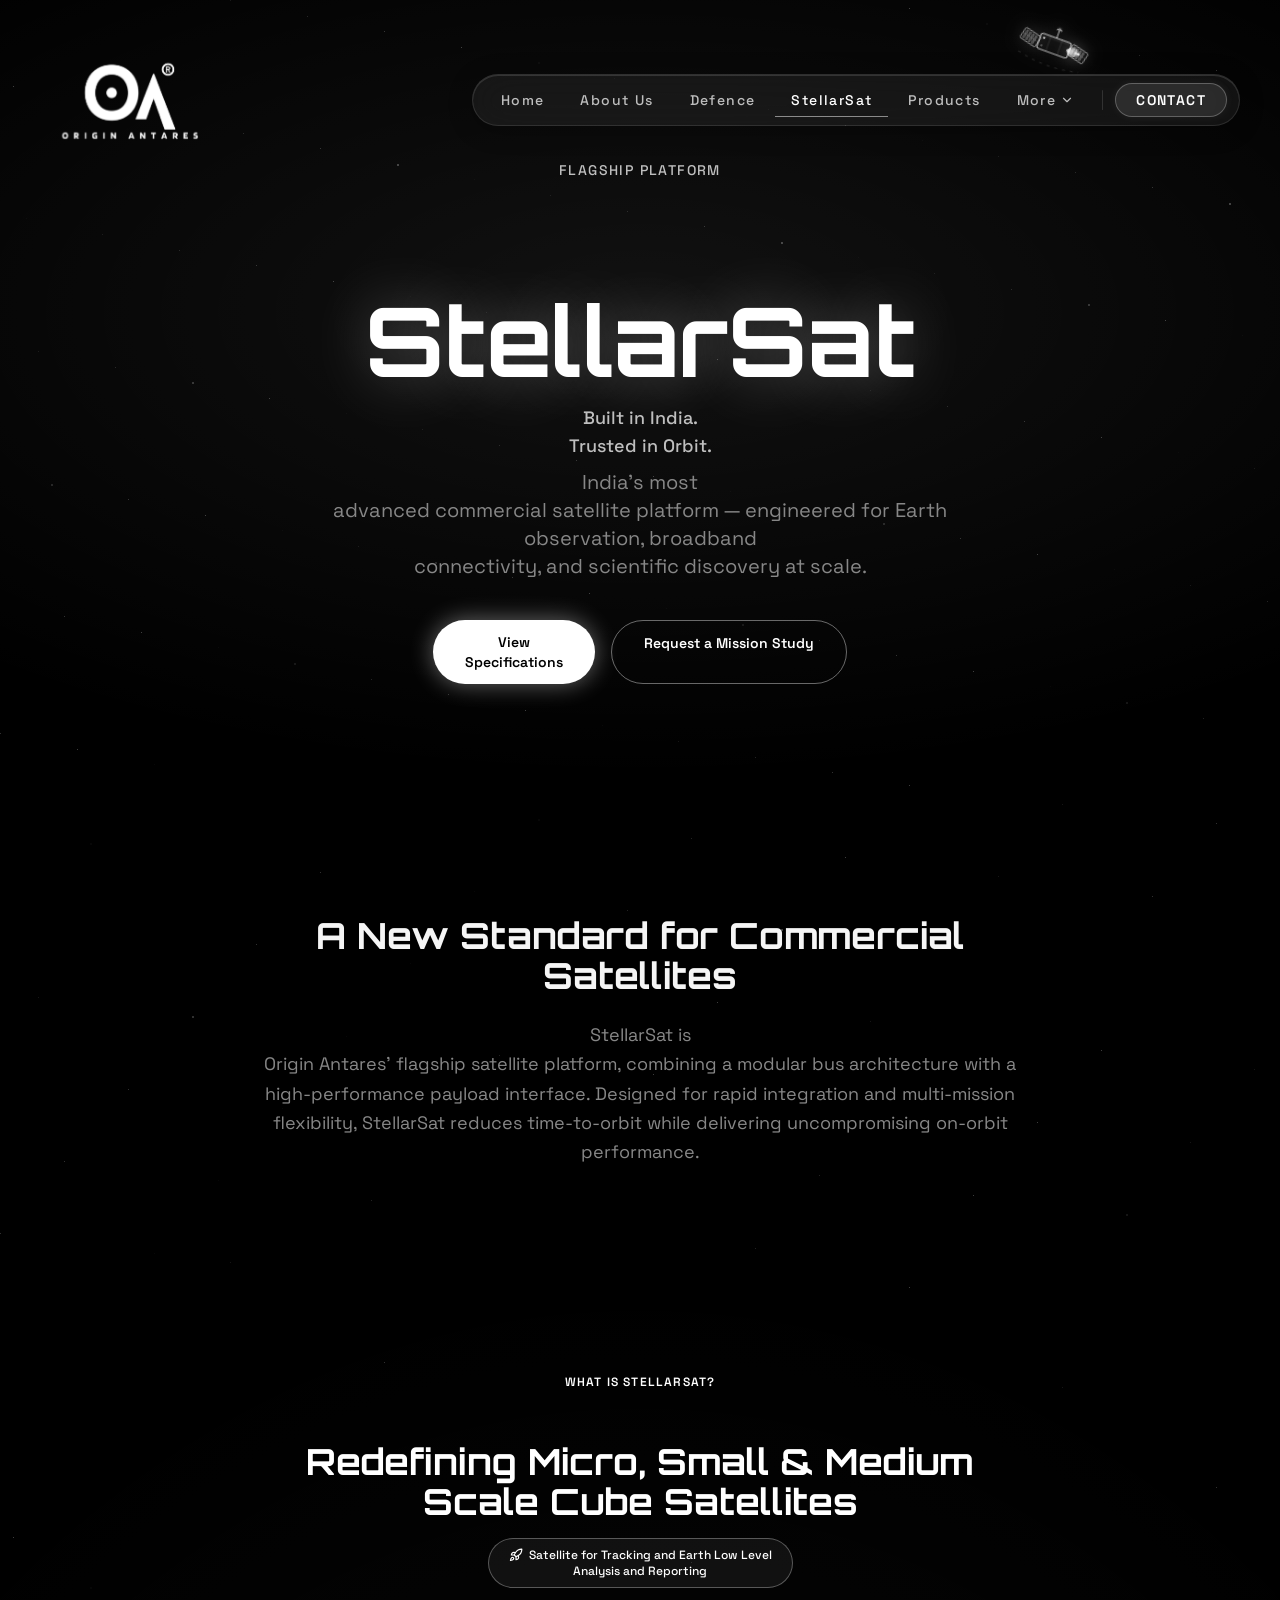
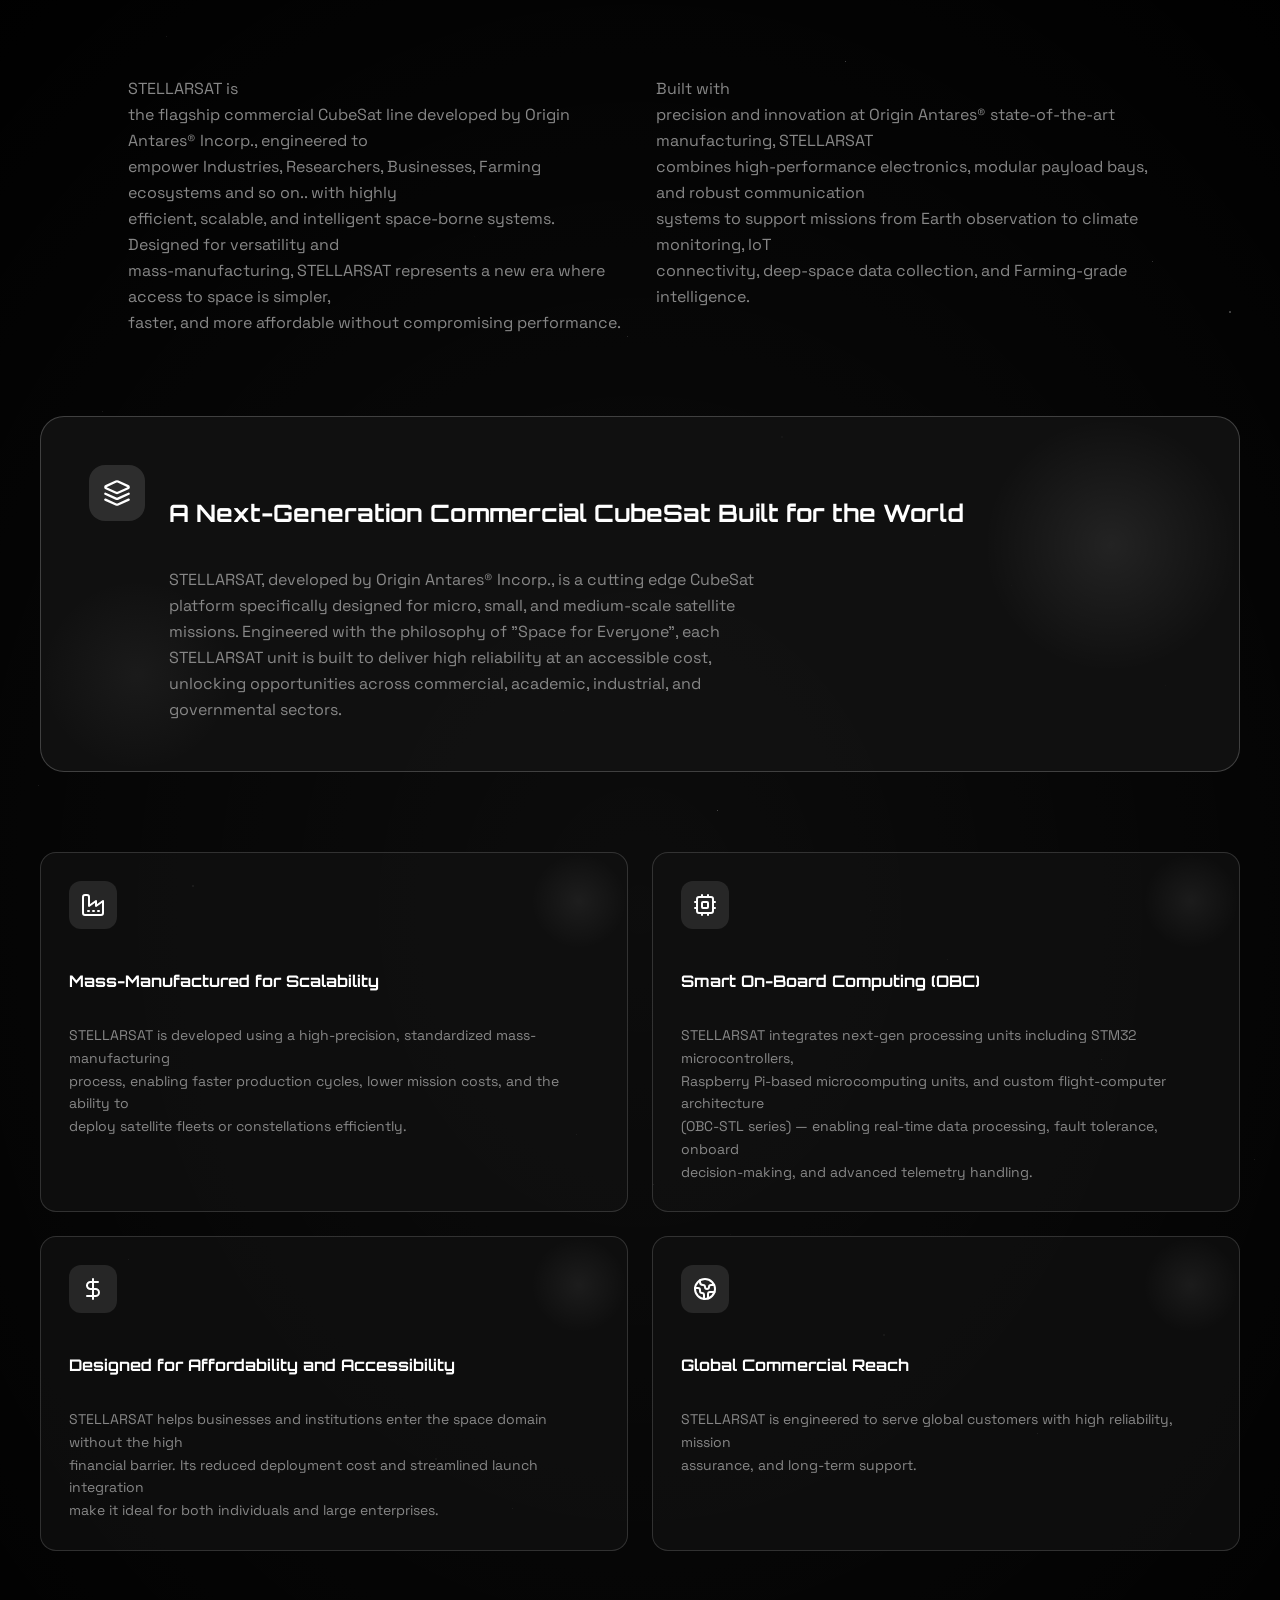
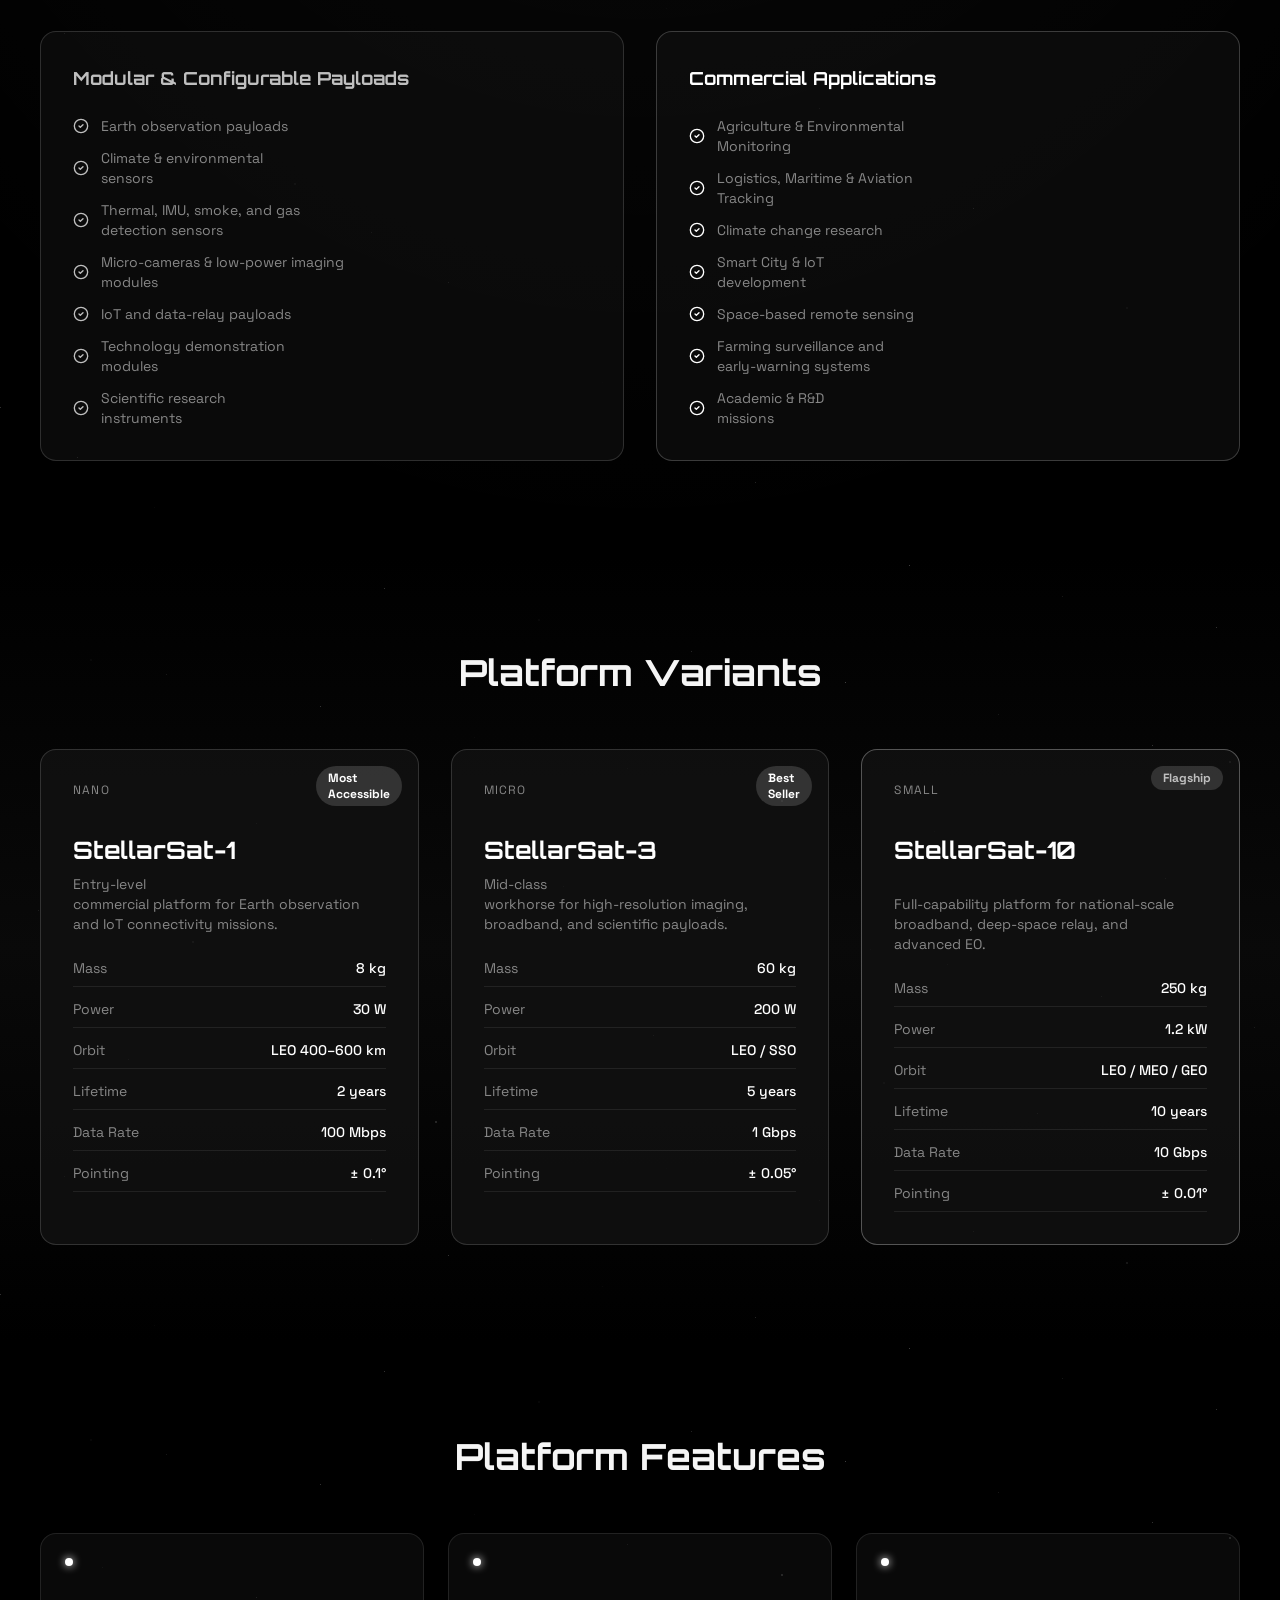
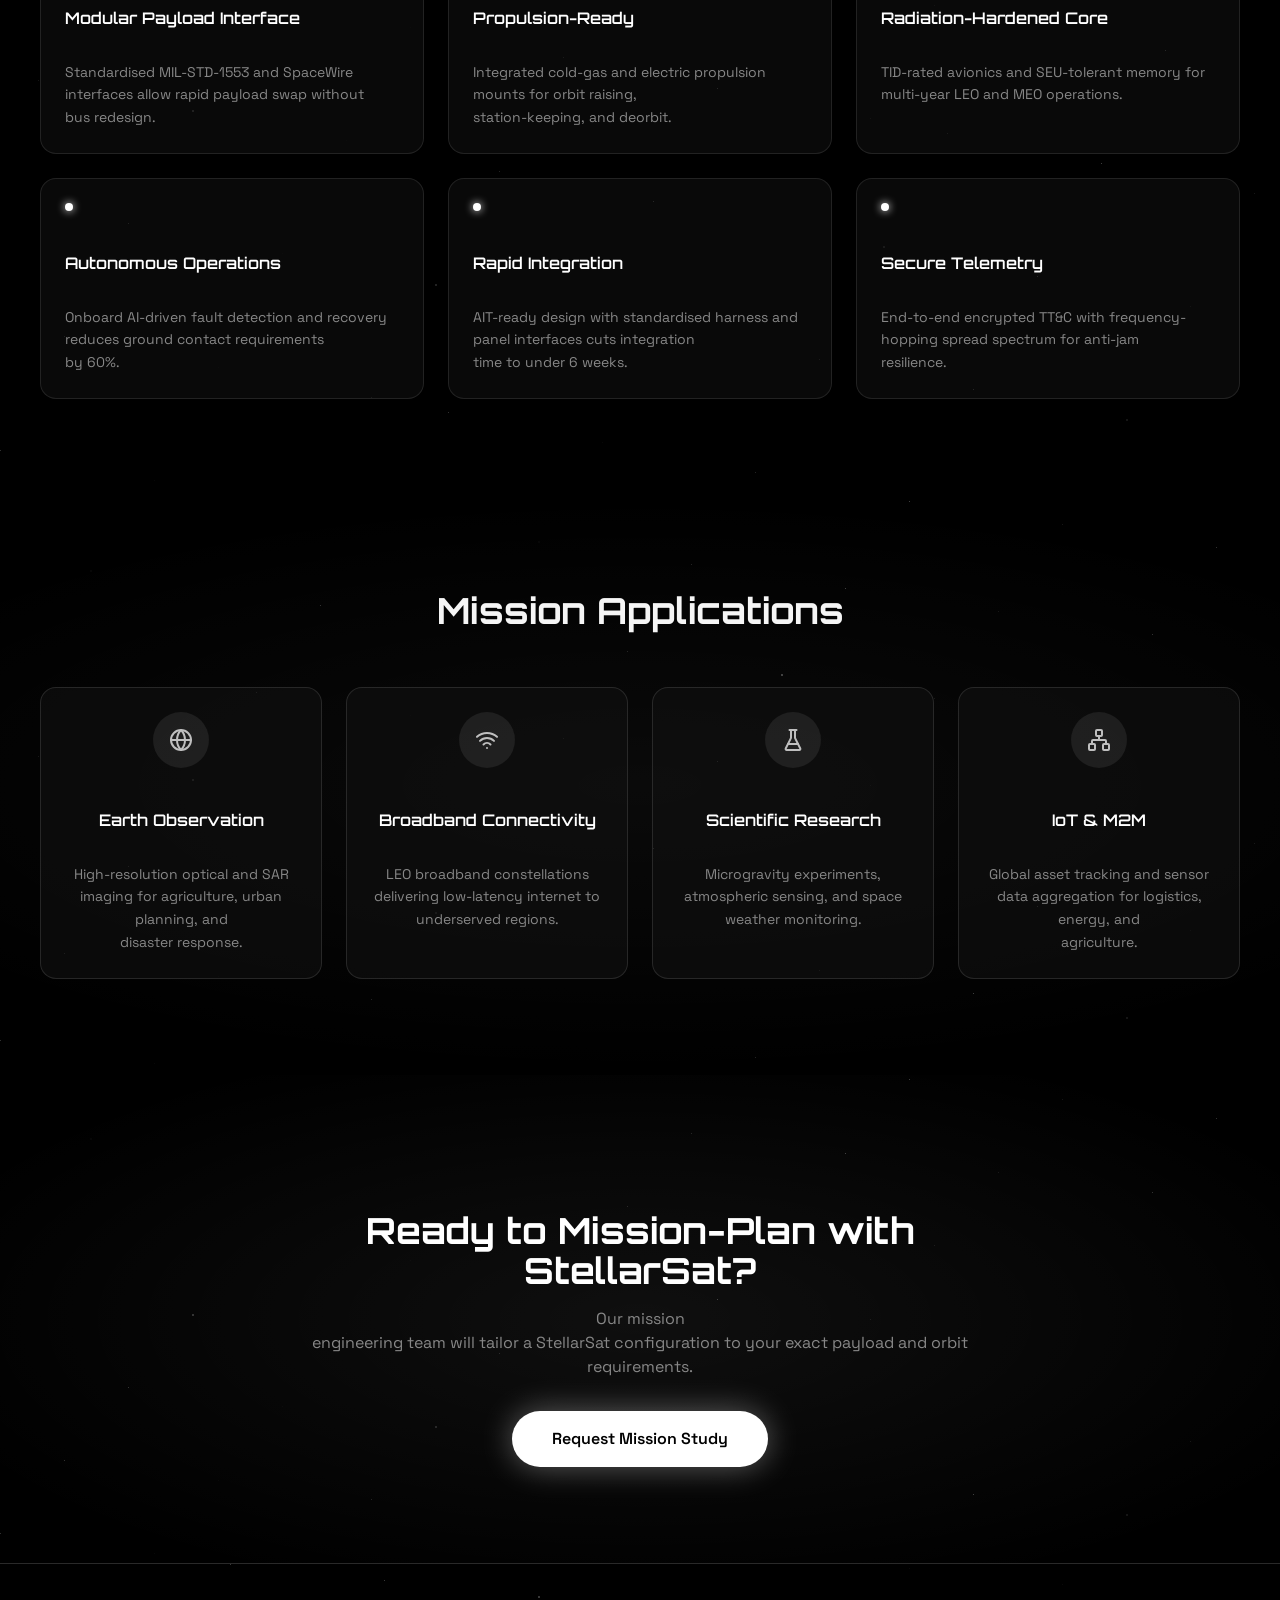
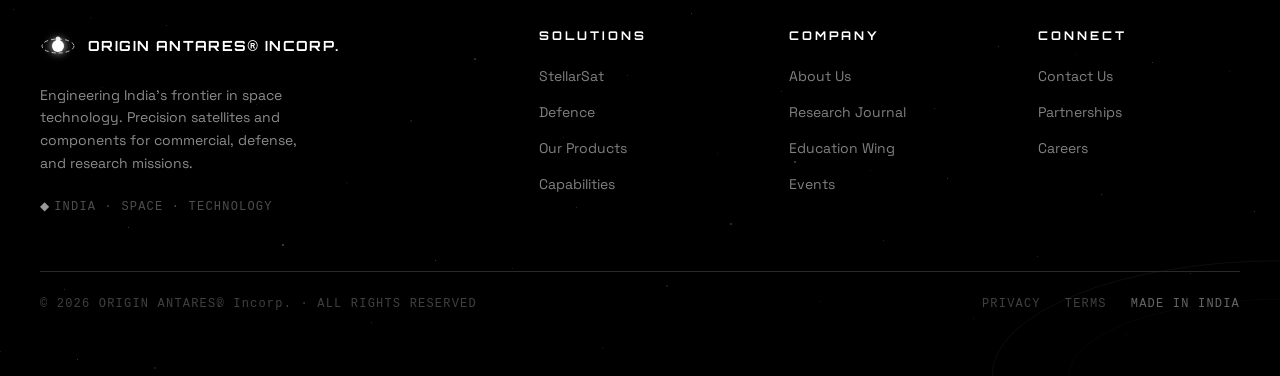
<file: stellarsat.html>
<!DOCTYPE html>
<html lang="en">

<head>
    <meta charset="UTF-8">
    <meta name="viewport" content="width=device-width, initial-scale=1.0">
    <title>StellarSat — Origin Antares Flagship Satellite Platform</title>
    <link rel="preconnect" href="https://fonts.googleapis.com">
    <link rel="preconnect" href="https://fonts.gstatic.com" crossorigin>
    <link
        href="https://fonts.googleapis.com/css2?family=Orbitron:wght@400;500;600;700;800;900&family=Space+Grotesk:wght@300;400;500;600;700&display=swap"
        rel="stylesheet">
    <link rel="stylesheet" href="css/styles.css">
</head>

<body>
    <div id="app" class="fs-unmask-airo-app-builder">
        <div class="min-h-screen bg-background flex flex-col"><svg width="0" height="0" aria-hidden="true"
                style="position: absolute;">
                <defs>
                    <filter id="lg-filter" x="-10%" y="-10%" width="120%" height="120%">
                        <feTurbulence type="fractalNoise" baseFrequency="0.7" numOctaves="2" seed="5" result="noise">
                        </feTurbulence>
                        <feDisplacementMap in="SourceGraphic" in2="noise" scale="2.5" xChannelSelector="R"
                            yChannelSelector="G"></feDisplacementMap>
                    </filter>
                </defs>
            </svg>
            <header class="fixed top-0 left-0 right-0 z-50"
                style="transition: background 0.45s, backdrop-filter 0.45s, box-shadow 0.45s, border-color 0.45s; background: transparent; backdrop-filter: none; border-bottom: 1px solid transparent; box-shadow: none;">
                <div class="absolute top-0 left-0 right-0 h-px pointer-events-none"
                    style="opacity: 0; transition: opacity 0.45s; background: linear-gradient(90deg, transparent 0%, hsl(var(--oa-glass-border)/0.35) 40%, hsl(var(--oa-glass-border)/0.2) 60%, transparent 100%);">
                </div>
                <div class="absolute pointer-events-none"
                    style="top: 8px; left: 50%; transform: translateX(-50%); transition: top 0.5s cubic-bezier(0.22, 1, 0.36, 1), left 0.5s cubic-bezier(0.22, 1, 0.36, 1), transform 0.5s cubic-bezier(0.22, 1, 0.36, 1); z-index: 10;">
                    <div class="pointer-events-none select-none"
                        style="filter: drop-shadow(rgba(255, 255, 255, 0.6) 0px 0px 8px); will-change: transform; opacity: 0.4; transform: none;">
                        <svg width="72" height="54" viewBox="0 0 72 54" fill="none" xmlns="http://www.w3.org/2000/svg"
                            aria-hidden="true">
                            <defs>
                                <radialGradient id="ns-plume" cx="0%" cy="50%" r="100%">
                                    <stop offset="0%" stop-color="rgba(255,255,255,0.95)"></stop>
                                    <stop offset="55%" stop-color="rgba(255,255,255,0.45)"></stop>
                                    <stop offset="100%" stop-color="rgba(255,255,255,0)"></stop>
                                </radialGradient>
                                <radialGradient id="ns-body" cx="50%" cy="0%" r="100%">
                                    <stop offset="0%" stop-color="rgba(255,255,255,0.13)"></stop>
                                    <stop offset="100%" stop-color="rgba(255,255,255,0)"></stop>
                                </radialGradient>
                                <filter id="ns-glow" x="-40%" y="-40%" width="180%" height="180%">
                                    <feGaussianBlur stdDeviation="1.6" result="blur"></feGaussianBlur>
                                    <feMerge>
                                        <feMergeNode in="blur"></feMergeNode>
                                        <feMergeNode in="SourceGraphic"></feMergeNode>
                                    </feMerge>
                                </filter>
                            </defs>
                            <path d="M 4 44 Q 36 52 68 44" stroke="rgba(255,255,255,0.14)" stroke-width="1" fill="none"
                                stroke-dasharray="3 5" opacity="0"></path>
                            <g opacity="0">
                                <ellipse cx="57" cy="27" ry="3.8" fill="url(#ns-plume)" rx="3" opacity="0"></ellipse>
                                <ellipse cx="60" cy="27" rx="2.311868111160584" ry="1.5" fill="rgba(255,255,255,0.7)"
                                    opacity="0.5629258125278284"></ellipse>
                                <circle cx="62" cy="27" r="1.1283726213616319" fill="rgba(255,255,255,0.9)"
                                    opacity="0.9283726213616319"></circle>
                            </g>
                            <g style="transform-origin: 50% 50%; transform: none; transform-box: fill-box;">
                                <rect x="2" y="21" width="18" height="12" rx="1.2" fill="hsl(var(--oa-secondary))"
                                    stroke="rgba(255,255,255,0.5)" stroke-width="0.9"></rect>
                                <rect x="4" y="22.5" width="2" height="9" rx="0.4" fill="rgba(255,255,255,0.22)"
                                    stroke="rgba(255,255,255,0.38)" stroke-width="0.4"></rect>
                                <rect x="7.5" y="22.5" width="2" height="9" rx="0.4" fill="rgba(255,255,255,0.22)"
                                    stroke="rgba(255,255,255,0.38)" stroke-width="0.4"></rect>
                                <rect x="11" y="22.5" width="2" height="9" rx="0.4" fill="rgba(255,255,255,0.22)"
                                    stroke="rgba(255,255,255,0.38)" stroke-width="0.4"></rect>
                                <rect x="14.5" y="22.5" width="2" height="9" rx="0.4" fill="rgba(255,255,255,0.22)"
                                    stroke="rgba(255,255,255,0.38)" stroke-width="0.4"></rect>
                                <line x1="2" y1="27" x2="20" y2="27" stroke="rgba(255,255,255,0.22)" stroke-width="0.5">
                                </line>
                            </g>
                            <g style="transform-origin: 50% 50%; transform: none; transform-box: fill-box;">
                                <rect x="52" y="21" width="18" height="12" rx="1.2" fill="hsl(var(--oa-secondary))"
                                    stroke="rgba(255,255,255,0.5)" stroke-width="0.9"></rect>
                                <rect x="54" y="22.5" width="2" height="9" rx="0.4" fill="rgba(255,255,255,0.22)"
                                    stroke="rgba(255,255,255,0.38)" stroke-width="0.4"></rect>
                                <rect x="57.5" y="22.5" width="2" height="9" rx="0.4" fill="rgba(255,255,255,0.22)"
                                    stroke="rgba(255,255,255,0.38)" stroke-width="0.4"></rect>
                                <rect x="61" y="22.5" width="2" height="9" rx="0.4" fill="rgba(255,255,255,0.22)"
                                    stroke="rgba(255,255,255,0.38)" stroke-width="0.4"></rect>
                                <rect x="64.5" y="22.5" width="2" height="9" rx="0.4" fill="rgba(255,255,255,0.22)"
                                    stroke="rgba(255,255,255,0.38)" stroke-width="0.4"></rect>
                                <line x1="52" y1="27" x2="70" y2="27" stroke="rgba(255,255,255,0.22)"
                                    stroke-width="0.5"></line>
                            </g>
                            <rect x="20" y="19" width="32" height="16" rx="2.5" fill="hsl(var(--oa-secondary))"
                                stroke="rgba(255,255,255,0.68)" stroke-width="1.1"></rect>
                            <line x1="30" y1="19" x2="30" y2="35" stroke="rgba(255,255,255,0.18)" stroke-width="0.6">
                            </line>
                            <line x1="42" y1="19" x2="42" y2="35" stroke="rgba(255,255,255,0.18)" stroke-width="0.6">
                            </line>
                            <rect x="20" y="19" width="32" height="4" rx="2.5" fill="url(#ns-body)"></rect>
                            <rect x="52" y="23" width="7" height="8" rx="1.2" fill="rgba(255,255,255,0.12)"
                                stroke="rgba(255,255,255,0.55)" stroke-width="0.9"></rect>
                            <line x1="55.5" y1="23" x2="55.5" y2="31" stroke="rgba(255,255,255,0.2)" stroke-width="0.5">
                            </line>
                            <line x1="36" y1="19" x2="36" y2="11" stroke="rgba(255,255,255,0.75)" stroke-width="0.9">
                            </line>
                            <path d="M 33 11 Q 36 8.5 39 11" stroke="rgba(255,255,255,0.7)" stroke-width="0.9"
                                fill="none"></path>
                            <circle cx="36" cy="10" r="1.7497982703876915" fill="rgba(255,255,255,0.95)"
                                filter="url(#ns-glow)" opacity="0.9569699460465927"></circle>
                            <circle cx="24" cy="23" r="1.3" fill="hsl(var(--oa-gold))" opacity="0.8341938839235808">
                            </circle>
                            <circle cx="24" cy="31" r="1.1" fill="rgba(255,255,255,0.9)" opacity="0.9"></circle>
                        </svg></div>
                </div>
                <div
                    style="display: flex; justify-content: flex-start; padding-left: 2.5rem; padding-top: 0.75rem; padding-bottom: 0px; transition: padding 0.5s cubic-bezier(0.22, 1, 0.36, 1);">
                    <a class="flex items-center" href="index.html"><img alt="Origin Antares"
                            class="block h-auto w-auto object-contain" width="440" height="120"
                            src="assets/images/images-logo-horizontal.png"
                            style="max-height: 180px; max-width: 640px; min-width: 0px; transition: max-height 0.5s cubic-bezier(0.22, 1, 0.36, 1), max-width 0.5s cubic-bezier(0.22, 1, 0.36, 1); filter: none; height: 252px; width: auto;"
                            data-airo-logo-corrected="square"></a></div>
                <div class="flex items-center px-6 lg:px-10"
                    style="justify-content: flex-end; padding-bottom: 0px; min-height: 56px; margin-top: -120px; transition: padding-bottom 0.4s, min-height 0.4s, margin-top 0.4s; position: relative;">
                    <div class="relative flex items-center gap-1 px-3 py-2 rounded-full"
                        style="background: hsl(var(--oa-glass-bg)/0.06); backdrop-filter: blur(20px) saturate(160%); border: 1px solid hsl(var(--oa-glass-border)/0.11); box-shadow: inset 0 1px 0 hsl(var(--oa-glass-border)/0.13), 0 4px 24px hsl(var(--oa-bg)/0.3);">
                        <nav aria-label="Main navigation" class="hidden md:flex items-center gap-1"><a
                                class="relative z-10 px-4 py-1.5 text-sm tracking-widest font-medium transition-colors duration-150"
                                href="index.html"
                                style="font-family: var(--font-sans); color: hsl(var(--oa-glass-bg)/0.72); border-bottom: 1px solid transparent;">Home</a><a
                                class="relative z-10 px-4 py-1.5 text-sm tracking-widest font-medium transition-colors duration-150"
                                href="about.html"
                                style="font-family: var(--font-sans); color: hsl(var(--oa-glass-bg)/0.72); border-bottom: 1px solid transparent;">About
                                Us</a><a
                                class="relative z-10 px-4 py-1.5 text-sm tracking-widest font-medium transition-colors duration-150"
                                href="defence.html"
                                style="font-family: var(--font-sans); color: hsl(var(--oa-glass-bg)/0.72); border-bottom: 1px solid transparent;">Defence</a><a
                                class="relative z-10 px-4 py-1.5 text-sm tracking-widest font-medium transition-colors duration-150"
                                href="stellarsat.html"
                                style="font-family: var(--font-sans); color: hsl(var(--oa-cyan)); border-bottom: 1px solid hsl(var(--oa-glass-border)/0.5);">StellarSat</a><a
                                class="relative z-10 px-4 py-1.5 text-sm tracking-widest font-medium transition-colors duration-150"
                                href="products.html"
                                style="font-family: var(--font-sans); color: hsl(var(--oa-glass-bg)/0.72); border-bottom: 1px solid transparent;">Products</a>
                            <div class="relative z-10"><button
                                    class="flex items-center gap-1 px-4 py-1.5 text-sm tracking-widest font-medium transition-colors duration-150"
                                    aria-expanded="false" aria-haspopup="true"
                                    style="font-family: var(--font-sans); color: hsl(var(--oa-glass-bg)/0.72); background: none; border-width: medium medium 1px; border-style: none none solid; border-color: currentcolor currentcolor transparent; border-image: none; cursor: pointer;">More<span
                                        style="display: flex; transform: none;"><svg xmlns="http://www.w3.org/2000/svg"
                                            width="14" height="14" viewBox="0 0 24 24" fill="none" stroke="currentColor"
                                            stroke-width="2" stroke-linecap="round" stroke-linejoin="round"
                                            class="lucide lucide-chevron-down">
                                            <path d="m6 9 6 6 6-6"></path>
                                        </svg></span></button></div>
                        </nav>
                        <div class="hidden md:block w-px h-5 mx-2 rounded-full shrink-0"
                            style="background: hsl(var(--oa-glass-border)/0.13);"></div><a
                            class="hidden md:inline-flex items-center px-5 py-1.5 text-sm font-semibold tracking-widest rounded-full shrink-0 transition-all duration-200"
                            href="contact.html"
                            style="font-family: var(--font-sans); color: hsl(var(--oa-cyan)); background: hsl(var(--oa-glass-bg)/0.1); border: 1px solid hsl(var(--oa-glass-border)/0.25); box-shadow: 0 0 10px hsl(var(--oa-glass-bg)/0.06);">CONTACT</a><button
                            class="md:hidden text-white p-1.5 z-10" aria-label="Open menu"><svg
                                xmlns="http://www.w3.org/2000/svg" width="20" height="20" viewBox="0 0 24 24"
                                fill="none" stroke="currentColor" stroke-width="2" stroke-linecap="round"
                                stroke-linejoin="round" class="lucide lucide-menu">
                                <line x1="4" x2="20" y1="12" y2="12"></line>
                                <line x1="4" x2="20" y1="6" y2="6"></line>
                                <line x1="4" x2="20" y1="18" y2="18"></line>
                            </svg></button>
                    </div>
                </div>
            </header>
            <main>
                <section class="relative min-h-[85vh] flex items-center overflow-hidden">
                    <div class="absolute inset-0 pointer-events-none" aria-hidden="true">
                        <div class="absolute rounded-full bg-white"
                            style="width: 2px; height: 2px; opacity: 0.04; top: 13%; left: 7%;"></div>
                        <div class="absolute rounded-full bg-white"
                            style="width: 1px; height: 1px; opacity: 0.11; top: 50%; left: 68%;"></div>
                        <div class="absolute rounded-full bg-white"
                            style="width: 1px; height: 1px; opacity: 0.18; top: 87%; left: 29%;"></div>
                        <div class="absolute rounded-full bg-white"
                            style="width: 1px; height: 1px; opacity: 0.25; top: 24%; left: 90%;"></div>
                        <div class="absolute rounded-full bg-white"
                            style="width: 1px; height: 1px; opacity: 0.32; top: 61%; left: 51%;"></div>
                        <div class="absolute rounded-full bg-white"
                            style="width: 1px; height: 1px; opacity: 0.04; top: 98%; left: 12%;"></div>
                        <div class="absolute rounded-full bg-white"
                            style="width: 1px; height: 1px; opacity: 0.11; top: 35%; left: 73%;"></div>
                        <div class="absolute rounded-full bg-white"
                            style="width: 2px; height: 2px; opacity: 0.18; top: 72%; left: 34%;"></div>
                        <div class="absolute rounded-full bg-white"
                            style="width: 1px; height: 1px; opacity: 0.25; top: 9%; left: 95%;"></div>
                        <div class="absolute rounded-full bg-white"
                            style="width: 1px; height: 1px; opacity: 0.32; top: 46%; left: 56%;"></div>
                        <div class="absolute rounded-full bg-white"
                            style="width: 1px; height: 1px; opacity: 0.04; top: 83%; left: 17%;"></div>
                        <div class="absolute rounded-full bg-white"
                            style="width: 1px; height: 1px; opacity: 0.11; top: 20%; left: 78%;"></div>
                        <div class="absolute rounded-full bg-white"
                            style="width: 1px; height: 1px; opacity: 0.18; top: 57%; left: 39%;"></div>
                        <div class="absolute rounded-full bg-white"
                            style="width: 1px; height: 1px; opacity: 0.25; top: 94%; left: 0%;"></div>
                        <div class="absolute rounded-full bg-white"
                            style="width: 2px; height: 2px; opacity: 0.32; top: 31%; left: 61%;"></div>
                        <div class="absolute rounded-full bg-white"
                            style="width: 1px; height: 1px; opacity: 0.04; top: 68%; left: 22%;"></div>
                        <div class="absolute rounded-full bg-white"
                            style="width: 1px; height: 1px; opacity: 0.11; top: 5%; left: 83%;"></div>
                        <div class="absolute rounded-full bg-white"
                            style="width: 1px; height: 1px; opacity: 0.18; top: 42%; left: 44%;"></div>
                        <div class="absolute rounded-full bg-white"
                            style="width: 1px; height: 1px; opacity: 0.25; top: 79%; left: 5%;"></div>
                        <div class="absolute rounded-full bg-white"
                            style="width: 1px; height: 1px; opacity: 0.32; top: 16%; left: 66%;"></div>
                        <div class="absolute rounded-full bg-white"
                            style="width: 1px; height: 1px; opacity: 0.04; top: 53%; left: 27%;"></div>
                        <div class="absolute rounded-full bg-white"
                            style="width: 2px; height: 2px; opacity: 0.11; top: 90%; left: 88%;"></div>
                        <div class="absolute rounded-full bg-white"
                            style="width: 1px; height: 1px; opacity: 0.18; top: 27%; left: 49%;"></div>
                        <div class="absolute rounded-full bg-white"
                            style="width: 1px; height: 1px; opacity: 0.25; top: 64%; left: 10%;"></div>
                        <div class="absolute rounded-full bg-white"
                            style="width: 1px; height: 1px; opacity: 0.32; top: 1%; left: 71%;"></div>
                        <div class="absolute rounded-full bg-white"
                            style="width: 1px; height: 1px; opacity: 0.04; top: 38%; left: 32%;"></div>
                        <div class="absolute rounded-full bg-white"
                            style="width: 1px; height: 1px; opacity: 0.11; top: 75%; left: 93%;"></div>
                        <div class="absolute rounded-full bg-white"
                            style="width: 1px; height: 1px; opacity: 0.18; top: 12%; left: 54%;"></div>
                        <div class="absolute rounded-full bg-white"
                            style="width: 2px; height: 2px; opacity: 0.25; top: 49%; left: 15%;"></div>
                        <div class="absolute rounded-full bg-white"
                            style="width: 1px; height: 1px; opacity: 0.32; top: 86%; left: 76%;"></div>
                        <div class="absolute rounded-full bg-white"
                            style="width: 1px; height: 1px; opacity: 0.04; top: 23%; left: 37%;"></div>
                        <div class="absolute rounded-full bg-white"
                            style="width: 1px; height: 1px; opacity: 0.11; top: 60%; left: 98%;"></div>
                        <div class="absolute rounded-full bg-white"
                            style="width: 1px; height: 1px; opacity: 0.18; top: 97%; left: 59%;"></div>
                        <div class="absolute rounded-full bg-white"
                            style="width: 1px; height: 1px; opacity: 0.25; top: 34%; left: 20%;"></div>
                        <div class="absolute rounded-full bg-white"
                            style="width: 1px; height: 1px; opacity: 0.32; top: 71%; left: 81%;"></div>
                        <div class="absolute rounded-full bg-white"
                            style="width: 2px; height: 2px; opacity: 0.04; top: 8%; left: 42%;"></div>
                        <div class="absolute rounded-full bg-white"
                            style="width: 1px; height: 1px; opacity: 0.11; top: 45%; left: 3%;"></div>
                        <div class="absolute rounded-full bg-white"
                            style="width: 1px; height: 1px; opacity: 0.18; top: 82%; left: 64%;"></div>
                        <div class="absolute rounded-full bg-white"
                            style="width: 1px; height: 1px; opacity: 0.25; top: 19%; left: 25%;"></div>
                        <div class="absolute rounded-full bg-white"
                            style="width: 1px; height: 1px; opacity: 0.32; top: 56%; left: 86%;"></div>
                        <div class="absolute rounded-full bg-white"
                            style="width: 1px; height: 1px; opacity: 0.04; top: 93%; left: 47%;"></div>
                        <div class="absolute rounded-full bg-white"
                            style="width: 1px; height: 1px; opacity: 0.11; top: 30%; left: 8%;"></div>
                        <div class="absolute rounded-full bg-white"
                            style="width: 2px; height: 2px; opacity: 0.18; top: 67%; left: 69%;"></div>
                        <div class="absolute rounded-full bg-white"
                            style="width: 1px; height: 1px; opacity: 0.25; top: 4%; left: 30%;"></div>
                        <div class="absolute rounded-full bg-white"
                            style="width: 1px; height: 1px; opacity: 0.32; top: 41%; left: 91%;"></div>
                        <div class="absolute rounded-full bg-white"
                            style="width: 1px; height: 1px; opacity: 0.04; top: 78%; left: 52%;"></div>
                        <div class="absolute rounded-full bg-white"
                            style="width: 1px; height: 1px; opacity: 0.11; top: 15%; left: 13%;"></div>
                        <div class="absolute rounded-full bg-white"
                            style="width: 1px; height: 1px; opacity: 0.18; top: 52%; left: 74%;"></div>
                        <div class="absolute rounded-full bg-white"
                            style="width: 1px; height: 1px; opacity: 0.25; top: 89%; left: 35%;"></div>
                        <div class="absolute rounded-full bg-white"
                            style="width: 2px; height: 2px; opacity: 0.32; top: 26%; left: 96%;"></div>
                        <div class="absolute rounded-full bg-white"
                            style="width: 1px; height: 1px; opacity: 0.04; top: 63%; left: 57%;"></div>
                        <div class="absolute rounded-full bg-white"
                            style="width: 1px; height: 1px; opacity: 0.11; top: 0%; left: 18%;"></div>
                        <div class="absolute rounded-full bg-white"
                            style="width: 1px; height: 1px; opacity: 0.18; top: 37%; left: 79%;"></div>
                        <div class="absolute rounded-full bg-white"
                            style="width: 1px; height: 1px; opacity: 0.25; top: 74%; left: 40%;"></div>
                        <div class="absolute rounded-full bg-white"
                            style="width: 1px; height: 1px; opacity: 0.32; top: 11%; left: 1%;"></div>
                        <div class="absolute rounded-full bg-white"
                            style="width: 1px; height: 1px; opacity: 0.04; top: 48%; left: 62%;"></div>
                        <div class="absolute rounded-full bg-white"
                            style="width: 2px; height: 2px; opacity: 0.11; top: 85%; left: 23%;"></div>
                        <div class="absolute rounded-full bg-white"
                            style="width: 1px; height: 1px; opacity: 0.18; top: 22%; left: 84%;"></div>
                        <div class="absolute rounded-full bg-white"
                            style="width: 1px; height: 1px; opacity: 0.25; top: 59%; left: 45%;"></div>
                        <div class="absolute rounded-full bg-white"
                            style="width: 1px; height: 1px; opacity: 0.32; top: 96%; left: 6%;"></div>
                        <div class="absolute rounded-full bg-white"
                            style="width: 1px; height: 1px; opacity: 0.04; top: 33%; left: 67%;"></div>
                        <div class="absolute rounded-full bg-white"
                            style="width: 1px; height: 1px; opacity: 0.11; top: 70%; left: 28%;"></div>
                        <div class="absolute rounded-full bg-white"
                            style="width: 1px; height: 1px; opacity: 0.18; top: 7%; left: 89%;"></div>
                        <div class="absolute rounded-full bg-white"
                            style="width: 2px; height: 2px; opacity: 0.25; top: 44%; left: 50%;"></div>
                        <div class="absolute rounded-full bg-white"
                            style="width: 1px; height: 1px; opacity: 0.32; top: 81%; left: 11%;"></div>
                        <div class="absolute rounded-full bg-white"
                            style="width: 1px; height: 1px; opacity: 0.04; top: 18%; left: 72%;"></div>
                        <div class="absolute rounded-full bg-white"
                            style="width: 1px; height: 1px; opacity: 0.11; top: 55%; left: 33%;"></div>
                        <div class="absolute rounded-full bg-white"
                            style="width: 1px; height: 1px; opacity: 0.18; top: 92%; left: 94%;"></div>
                        <div class="absolute rounded-full bg-white"
                            style="width: 1px; height: 1px; opacity: 0.25; top: 29%; left: 55%;"></div>
                        <div class="absolute rounded-full bg-white"
                            style="width: 1px; height: 1px; opacity: 0.32; top: 66%; left: 16%;"></div>
                        <div class="absolute rounded-full bg-white"
                            style="width: 2px; height: 2px; opacity: 0.04; top: 3%; left: 77%;"></div>
                        <div class="absolute rounded-full bg-white"
                            style="width: 1px; height: 1px; opacity: 0.11; top: 40%; left: 38%;"></div>
                        <div class="absolute rounded-full bg-white"
                            style="width: 1px; height: 1px; opacity: 0.18; top: 77%; left: 99%;"></div>
                        <div class="absolute rounded-full bg-white"
                            style="width: 1px; height: 1px; opacity: 0.25; top: 14%; left: 60%;"></div>
                        <div class="absolute rounded-full bg-white"
                            style="width: 1px; height: 1px; opacity: 0.32; top: 51%; left: 21%;"></div>
                        <div class="absolute rounded-full bg-white"
                            style="width: 1px; height: 1px; opacity: 0.04; top: 88%; left: 82%;"></div>
                        <div class="absolute rounded-full bg-white"
                            style="width: 1px; height: 1px; opacity: 0.11; top: 25%; left: 43%;"></div>
                        <div class="absolute rounded-full bg-white"
                            style="width: 2px; height: 2px; opacity: 0.18; top: 62%; left: 4%;"></div>
                        <div class="absolute rounded-full bg-white"
                            style="width: 1px; height: 1px; opacity: 0.25; top: 99%; left: 65%;"></div>
                        <div class="absolute rounded-full bg-white"
                            style="width: 1px; height: 1px; opacity: 0.32; top: 36%; left: 26%;"></div>
                        <div class="absolute rounded-full bg-white"
                            style="width: 1px; height: 1px; opacity: 0.04; top: 73%; left: 87%;"></div>
                        <div class="absolute rounded-full bg-white"
                            style="width: 1px; height: 1px; opacity: 0.11; top: 10%; left: 48%;"></div>
                        <div class="absolute rounded-full bg-white"
                            style="width: 1px; height: 1px; opacity: 0.18; top: 47%; left: 9%;"></div>
                        <div class="absolute rounded-full bg-white"
                            style="width: 1px; height: 1px; opacity: 0.25; top: 84%; left: 70%;"></div>
                        <div class="absolute rounded-full bg-white"
                            style="width: 2px; height: 2px; opacity: 0.32; top: 21%; left: 31%;"></div>
                        <div class="absolute rounded-full bg-white"
                            style="width: 1px; height: 1px; opacity: 0.04; top: 58%; left: 92%;"></div>
                        <div class="absolute rounded-full bg-white"
                            style="width: 1px; height: 1px; opacity: 0.11; top: 95%; left: 53%;"></div>
                        <div class="absolute rounded-full bg-white"
                            style="width: 1px; height: 1px; opacity: 0.18; top: 32%; left: 14%;"></div>
                        <div class="absolute rounded-full bg-white"
                            style="width: 1px; height: 1px; opacity: 0.25; top: 69%; left: 75%;"></div>
                        <div class="absolute rounded-full bg-white"
                            style="width: 1px; height: 1px; opacity: 0.32; top: 6%; left: 36%;"></div>
                        <div class="absolute rounded-full bg-white"
                            style="width: 1px; height: 1px; opacity: 0.04; top: 43%; left: 97%;"></div>
                        <div class="absolute rounded-full bg-white"
                            style="width: 2px; height: 2px; opacity: 0.11; top: 80%; left: 58%;"></div>
                        <div class="absolute rounded-full bg-white"
                            style="width: 1px; height: 1px; opacity: 0.18; top: 17%; left: 19%;"></div>
                        <div class="absolute rounded-full bg-white"
                            style="width: 1px; height: 1px; opacity: 0.25; top: 54%; left: 80%;"></div>
                        <div class="absolute rounded-full bg-white"
                            style="width: 1px; height: 1px; opacity: 0.32; top: 91%; left: 41%;"></div>
                        <div class="absolute rounded-full bg-white"
                            style="width: 1px; height: 1px; opacity: 0.04; top: 28%; left: 2%;"></div>
                        <div class="absolute rounded-full bg-white"
                            style="width: 1px; height: 1px; opacity: 0.11; top: 65%; left: 63%;"></div>
                        <div class="absolute rounded-full bg-white"
                            style="width: 1px; height: 1px; opacity: 0.18; top: 2%; left: 24%;"></div>
                        <div class="absolute rounded-full bg-white"
                            style="width: 2px; height: 2px; opacity: 0.25; top: 39%; left: 85%;"></div>
                        <div class="absolute rounded-full bg-white"
                            style="width: 1px; height: 1px; opacity: 0.32; top: 76%; left: 46%;"></div>
                    </div>
                    <div class="absolute inset-0 pointer-events-none"
                        style="background: radial-gradient(ellipse 80% 60% at 50% 40%,hsl(var(--oa-cyan)/0.07),transparent);">
                    </div>
                    <div class="relative max-w-7xl mx-auto px-6 lg:px-10 pt-40 pb-24 text-center">
                        <p class="text-sm font-medium tracking-widest uppercase mb-4"
                            style="white-space: pre-line; color: hsl(var(--oa-gold)); opacity: 1;">Flagship Platform</p>
                        <h1 class="text-6xl md:text-8xl font-bold mb-4"
                            style="white-space: pre-line; font-family: var(--font-heading); color: hsl(var(--oa-cyan)); text-shadow: 0 0 60px hsl(var(--oa-cyan)/0.3); opacity: 0; transform: translateY(4.3664px);">
                            StellarSat</h1>
                        <p class="text-lg font-medium mb-2"
                            style="white-space: pre-line; color: hsl(var(--oa-gold)); opacity: 0;">Built in India.
                            Trusted in Orbit.</p>
                        <p class="text-lg md:text-xl text-muted-foreground max-w-2xl mx-auto mb-10 leading-relaxed"
                            style="white-space: pre-line; opacity: 0; transform: translateY(5.99388px);">India's most
                            advanced commercial satellite platform — engineered for Earth observation, broadband
                            connectivity, and scientific discovery at scale.</p>
                        <div class="flex flex-wrap gap-4 justify-center"
                            style="opacity: 0; transform: translateY(8.49776px);"><a href="#variants"
                                class="px-8 py-3 rounded-full font-semibold text-sm transition-all duration-200"
                                style="white-space: pre-line; background: hsl(var(--oa-cyan)); color: hsl(var(--background)); box-shadow: 0 0 24px hsl(var(--oa-cyan)/0.4);">View
                                Specifications</a><a
                                class="px-8 py-3 rounded-full font-semibold text-sm border transition-all duration-200 hover:bg-white/5"
                                href="contact.html"
                                style="border-color: hsl(var(--oa-cyan)/0.4); color: hsl(var(--oa-cyan));">Request a
                                Mission Study</a></div>
                    </div>
                </section>
                <section class="relative py-24 overflow-hidden">
                    <div class="absolute inset-0 pointer-events-none" aria-hidden="true">
                        <div class="absolute rounded-full bg-white"
                            style="width: 2px; height: 2px; opacity: 0.04; top: 13%; left: 7%;"></div>
                        <div class="absolute rounded-full bg-white"
                            style="width: 1px; height: 1px; opacity: 0.11; top: 50%; left: 68%;"></div>
                        <div class="absolute rounded-full bg-white"
                            style="width: 1px; height: 1px; opacity: 0.18; top: 87%; left: 29%;"></div>
                        <div class="absolute rounded-full bg-white"
                            style="width: 1px; height: 1px; opacity: 0.25; top: 24%; left: 90%;"></div>
                        <div class="absolute rounded-full bg-white"
                            style="width: 1px; height: 1px; opacity: 0.32; top: 61%; left: 51%;"></div>
                        <div class="absolute rounded-full bg-white"
                            style="width: 1px; height: 1px; opacity: 0.04; top: 98%; left: 12%;"></div>
                        <div class="absolute rounded-full bg-white"
                            style="width: 1px; height: 1px; opacity: 0.11; top: 35%; left: 73%;"></div>
                        <div class="absolute rounded-full bg-white"
                            style="width: 2px; height: 2px; opacity: 0.18; top: 72%; left: 34%;"></div>
                        <div class="absolute rounded-full bg-white"
                            style="width: 1px; height: 1px; opacity: 0.25; top: 9%; left: 95%;"></div>
                        <div class="absolute rounded-full bg-white"
                            style="width: 1px; height: 1px; opacity: 0.32; top: 46%; left: 56%;"></div>
                        <div class="absolute rounded-full bg-white"
                            style="width: 1px; height: 1px; opacity: 0.04; top: 83%; left: 17%;"></div>
                        <div class="absolute rounded-full bg-white"
                            style="width: 1px; height: 1px; opacity: 0.11; top: 20%; left: 78%;"></div>
                        <div class="absolute rounded-full bg-white"
                            style="width: 1px; height: 1px; opacity: 0.18; top: 57%; left: 39%;"></div>
                        <div class="absolute rounded-full bg-white"
                            style="width: 1px; height: 1px; opacity: 0.25; top: 94%; left: 0%;"></div>
                        <div class="absolute rounded-full bg-white"
                            style="width: 2px; height: 2px; opacity: 0.32; top: 31%; left: 61%;"></div>
                        <div class="absolute rounded-full bg-white"
                            style="width: 1px; height: 1px; opacity: 0.04; top: 68%; left: 22%;"></div>
                        <div class="absolute rounded-full bg-white"
                            style="width: 1px; height: 1px; opacity: 0.11; top: 5%; left: 83%;"></div>
                        <div class="absolute rounded-full bg-white"
                            style="width: 1px; height: 1px; opacity: 0.18; top: 42%; left: 44%;"></div>
                        <div class="absolute rounded-full bg-white"
                            style="width: 1px; height: 1px; opacity: 0.25; top: 79%; left: 5%;"></div>
                        <div class="absolute rounded-full bg-white"
                            style="width: 1px; height: 1px; opacity: 0.32; top: 16%; left: 66%;"></div>
                        <div class="absolute rounded-full bg-white"
                            style="width: 1px; height: 1px; opacity: 0.04; top: 53%; left: 27%;"></div>
                        <div class="absolute rounded-full bg-white"
                            style="width: 2px; height: 2px; opacity: 0.11; top: 90%; left: 88%;"></div>
                        <div class="absolute rounded-full bg-white"
                            style="width: 1px; height: 1px; opacity: 0.18; top: 27%; left: 49%;"></div>
                        <div class="absolute rounded-full bg-white"
                            style="width: 1px; height: 1px; opacity: 0.25; top: 64%; left: 10%;"></div>
                        <div class="absolute rounded-full bg-white"
                            style="width: 1px; height: 1px; opacity: 0.32; top: 1%; left: 71%;"></div>
                        <div class="absolute rounded-full bg-white"
                            style="width: 1px; height: 1px; opacity: 0.04; top: 38%; left: 32%;"></div>
                        <div class="absolute rounded-full bg-white"
                            style="width: 1px; height: 1px; opacity: 0.11; top: 75%; left: 93%;"></div>
                        <div class="absolute rounded-full bg-white"
                            style="width: 1px; height: 1px; opacity: 0.18; top: 12%; left: 54%;"></div>
                        <div class="absolute rounded-full bg-white"
                            style="width: 2px; height: 2px; opacity: 0.25; top: 49%; left: 15%;"></div>
                        <div class="absolute rounded-full bg-white"
                            style="width: 1px; height: 1px; opacity: 0.32; top: 86%; left: 76%;"></div>
                        <div class="absolute rounded-full bg-white"
                            style="width: 1px; height: 1px; opacity: 0.04; top: 23%; left: 37%;"></div>
                        <div class="absolute rounded-full bg-white"
                            style="width: 1px; height: 1px; opacity: 0.11; top: 60%; left: 98%;"></div>
                        <div class="absolute rounded-full bg-white"
                            style="width: 1px; height: 1px; opacity: 0.18; top: 97%; left: 59%;"></div>
                        <div class="absolute rounded-full bg-white"
                            style="width: 1px; height: 1px; opacity: 0.25; top: 34%; left: 20%;"></div>
                        <div class="absolute rounded-full bg-white"
                            style="width: 1px; height: 1px; opacity: 0.32; top: 71%; left: 81%;"></div>
                        <div class="absolute rounded-full bg-white"
                            style="width: 2px; height: 2px; opacity: 0.04; top: 8%; left: 42%;"></div>
                        <div class="absolute rounded-full bg-white"
                            style="width: 1px; height: 1px; opacity: 0.11; top: 45%; left: 3%;"></div>
                        <div class="absolute rounded-full bg-white"
                            style="width: 1px; height: 1px; opacity: 0.18; top: 82%; left: 64%;"></div>
                        <div class="absolute rounded-full bg-white"
                            style="width: 1px; height: 1px; opacity: 0.25; top: 19%; left: 25%;"></div>
                        <div class="absolute rounded-full bg-white"
                            style="width: 1px; height: 1px; opacity: 0.32; top: 56%; left: 86%;"></div>
                    </div>
                    <div class="relative max-w-7xl mx-auto px-6 lg:px-10">
                        <div class="max-w-3xl mx-auto text-center">
                            <h2 class="text-3xl md:text-4xl font-bold mb-6"
                                style="white-space: pre-line; font-family: var(--font-heading); opacity: 0; transform: translateY(28px);">
                                A New Standard for Commercial Satellites</h2>
                            <p class="text-lg text-muted-foreground leading-relaxed"
                                style="white-space: pre-line; opacity: 0; transform: translateY(28px);">StellarSat is
                                Origin Antares' flagship satellite platform, combining a modular bus architecture with a
                                high-performance payload interface. Designed for rapid integration and multi-mission
                                flexibility, StellarSat reduces time-to-orbit while delivering uncompromising on-orbit
                                performance.</p>
                        </div>
                    </div>
                </section>
                <section class="relative py-24 overflow-hidden">
                    <div class="absolute inset-0 pointer-events-none"
                        style="background: radial-gradient(ellipse 80% 50% at 50% 50%, hsl(var(--oa-cyan)/0.05), transparent);">
                    </div>
                    <div class="absolute inset-0 pointer-events-none" aria-hidden="true">
                        <div class="absolute rounded-full bg-white"
                            style="width: 2px; height: 2px; opacity: 0.04; top: 13%; left: 7%;"></div>
                        <div class="absolute rounded-full bg-white"
                            style="width: 1px; height: 1px; opacity: 0.11; top: 50%; left: 68%;"></div>
                        <div class="absolute rounded-full bg-white"
                            style="width: 1px; height: 1px; opacity: 0.18; top: 87%; left: 29%;"></div>
                        <div class="absolute rounded-full bg-white"
                            style="width: 1px; height: 1px; opacity: 0.25; top: 24%; left: 90%;"></div>
                        <div class="absolute rounded-full bg-white"
                            style="width: 1px; height: 1px; opacity: 0.32; top: 61%; left: 51%;"></div>
                        <div class="absolute rounded-full bg-white"
                            style="width: 1px; height: 1px; opacity: 0.04; top: 98%; left: 12%;"></div>
                        <div class="absolute rounded-full bg-white"
                            style="width: 1px; height: 1px; opacity: 0.11; top: 35%; left: 73%;"></div>
                        <div class="absolute rounded-full bg-white"
                            style="width: 2px; height: 2px; opacity: 0.18; top: 72%; left: 34%;"></div>
                        <div class="absolute rounded-full bg-white"
                            style="width: 1px; height: 1px; opacity: 0.25; top: 9%; left: 95%;"></div>
                        <div class="absolute rounded-full bg-white"
                            style="width: 1px; height: 1px; opacity: 0.32; top: 46%; left: 56%;"></div>
                        <div class="absolute rounded-full bg-white"
                            style="width: 1px; height: 1px; opacity: 0.04; top: 83%; left: 17%;"></div>
                        <div class="absolute rounded-full bg-white"
                            style="width: 1px; height: 1px; opacity: 0.11; top: 20%; left: 78%;"></div>
                        <div class="absolute rounded-full bg-white"
                            style="width: 1px; height: 1px; opacity: 0.18; top: 57%; left: 39%;"></div>
                        <div class="absolute rounded-full bg-white"
                            style="width: 1px; height: 1px; opacity: 0.25; top: 94%; left: 0%;"></div>
                        <div class="absolute rounded-full bg-white"
                            style="width: 2px; height: 2px; opacity: 0.32; top: 31%; left: 61%;"></div>
                        <div class="absolute rounded-full bg-white"
                            style="width: 1px; height: 1px; opacity: 0.04; top: 68%; left: 22%;"></div>
                        <div class="absolute rounded-full bg-white"
                            style="width: 1px; height: 1px; opacity: 0.11; top: 5%; left: 83%;"></div>
                        <div class="absolute rounded-full bg-white"
                            style="width: 1px; height: 1px; opacity: 0.18; top: 42%; left: 44%;"></div>
                        <div class="absolute rounded-full bg-white"
                            style="width: 1px; height: 1px; opacity: 0.25; top: 79%; left: 5%;"></div>
                        <div class="absolute rounded-full bg-white"
                            style="width: 1px; height: 1px; opacity: 0.32; top: 16%; left: 66%;"></div>
                        <div class="absolute rounded-full bg-white"
                            style="width: 1px; height: 1px; opacity: 0.04; top: 53%; left: 27%;"></div>
                        <div class="absolute rounded-full bg-white"
                            style="width: 2px; height: 2px; opacity: 0.11; top: 90%; left: 88%;"></div>
                        <div class="absolute rounded-full bg-white"
                            style="width: 1px; height: 1px; opacity: 0.18; top: 27%; left: 49%;"></div>
                        <div class="absolute rounded-full bg-white"
                            style="width: 1px; height: 1px; opacity: 0.25; top: 64%; left: 10%;"></div>
                        <div class="absolute rounded-full bg-white"
                            style="width: 1px; height: 1px; opacity: 0.32; top: 1%; left: 71%;"></div>
                        <div class="absolute rounded-full bg-white"
                            style="width: 1px; height: 1px; opacity: 0.04; top: 38%; left: 32%;"></div>
                        <div class="absolute rounded-full bg-white"
                            style="width: 1px; height: 1px; opacity: 0.11; top: 75%; left: 93%;"></div>
                        <div class="absolute rounded-full bg-white"
                            style="width: 1px; height: 1px; opacity: 0.18; top: 12%; left: 54%;"></div>
                        <div class="absolute rounded-full bg-white"
                            style="width: 2px; height: 2px; opacity: 0.25; top: 49%; left: 15%;"></div>
                        <div class="absolute rounded-full bg-white"
                            style="width: 1px; height: 1px; opacity: 0.32; top: 86%; left: 76%;"></div>
                        <div class="absolute rounded-full bg-white"
                            style="width: 1px; height: 1px; opacity: 0.04; top: 23%; left: 37%;"></div>
                        <div class="absolute rounded-full bg-white"
                            style="width: 1px; height: 1px; opacity: 0.11; top: 60%; left: 98%;"></div>
                        <div class="absolute rounded-full bg-white"
                            style="width: 1px; height: 1px; opacity: 0.18; top: 97%; left: 59%;"></div>
                        <div class="absolute rounded-full bg-white"
                            style="width: 1px; height: 1px; opacity: 0.25; top: 34%; left: 20%;"></div>
                        <div class="absolute rounded-full bg-white"
                            style="width: 1px; height: 1px; opacity: 0.32; top: 71%; left: 81%;"></div>
                        <div class="absolute rounded-full bg-white"
                            style="width: 2px; height: 2px; opacity: 0.04; top: 8%; left: 42%;"></div>
                        <div class="absolute rounded-full bg-white"
                            style="width: 1px; height: 1px; opacity: 0.11; top: 45%; left: 3%;"></div>
                        <div class="absolute rounded-full bg-white"
                            style="width: 1px; height: 1px; opacity: 0.18; top: 82%; left: 64%;"></div>
                        <div class="absolute rounded-full bg-white"
                            style="width: 1px; height: 1px; opacity: 0.25; top: 19%; left: 25%;"></div>
                        <div class="absolute rounded-full bg-white"
                            style="width: 1px; height: 1px; opacity: 0.32; top: 56%; left: 86%;"></div>
                        <div class="absolute rounded-full bg-white"
                            style="width: 1px; height: 1px; opacity: 0.04; top: 93%; left: 47%;"></div>
                        <div class="absolute rounded-full bg-white"
                            style="width: 1px; height: 1px; opacity: 0.11; top: 30%; left: 8%;"></div>
                        <div class="absolute rounded-full bg-white"
                            style="width: 2px; height: 2px; opacity: 0.18; top: 67%; left: 69%;"></div>
                        <div class="absolute rounded-full bg-white"
                            style="width: 1px; height: 1px; opacity: 0.25; top: 4%; left: 30%;"></div>
                        <div class="absolute rounded-full bg-white"
                            style="width: 1px; height: 1px; opacity: 0.32; top: 41%; left: 91%;"></div>
                        <div class="absolute rounded-full bg-white"
                            style="width: 1px; height: 1px; opacity: 0.04; top: 78%; left: 52%;"></div>
                        <div class="absolute rounded-full bg-white"
                            style="width: 1px; height: 1px; opacity: 0.11; top: 15%; left: 13%;"></div>
                        <div class="absolute rounded-full bg-white"
                            style="width: 1px; height: 1px; opacity: 0.18; top: 52%; left: 74%;"></div>
                        <div class="absolute rounded-full bg-white"
                            style="width: 1px; height: 1px; opacity: 0.25; top: 89%; left: 35%;"></div>
                        <div class="absolute rounded-full bg-white"
                            style="width: 2px; height: 2px; opacity: 0.32; top: 26%; left: 96%;"></div>
                        <div class="absolute rounded-full bg-white"
                            style="width: 1px; height: 1px; opacity: 0.04; top: 63%; left: 57%;"></div>
                        <div class="absolute rounded-full bg-white"
                            style="width: 1px; height: 1px; opacity: 0.11; top: 0%; left: 18%;"></div>
                        <div class="absolute rounded-full bg-white"
                            style="width: 1px; height: 1px; opacity: 0.18; top: 37%; left: 79%;"></div>
                        <div class="absolute rounded-full bg-white"
                            style="width: 1px; height: 1px; opacity: 0.25; top: 74%; left: 40%;"></div>
                        <div class="absolute rounded-full bg-white"
                            style="width: 1px; height: 1px; opacity: 0.32; top: 11%; left: 1%;"></div>
                        <div class="absolute rounded-full bg-white"
                            style="width: 1px; height: 1px; opacity: 0.04; top: 48%; left: 62%;"></div>
                        <div class="absolute rounded-full bg-white"
                            style="width: 2px; height: 2px; opacity: 0.11; top: 85%; left: 23%;"></div>
                        <div class="absolute rounded-full bg-white"
                            style="width: 1px; height: 1px; opacity: 0.18; top: 22%; left: 84%;"></div>
                        <div class="absolute rounded-full bg-white"
                            style="width: 1px; height: 1px; opacity: 0.25; top: 59%; left: 45%;"></div>
                        <div class="absolute rounded-full bg-white"
                            style="width: 1px; height: 1px; opacity: 0.32; top: 96%; left: 6%;"></div>
                    </div>
                    <div class="relative max-w-7xl mx-auto px-6 lg:px-10">
                        <div class="max-w-3xl mx-auto text-center mb-16">
                            <p class="text-xs font-semibold tracking-widest uppercase mb-3"
                                style="white-space: pre-line; color: hsl(var(--oa-cyan)); opacity: 0; transform: translateY(28px);">
                                What is STELLARSAT?</p>
                            <h2 class="text-3xl md:text-4xl font-bold mb-4"
                                style="white-space: pre-line; font-family: var(--font-heading); color: hsl(var(--oa-cyan)); opacity: 0; transform: translateY(28px);">
                                Redefining Micro, Small &amp; Medium Scale Cube Satellites</h2>
                            <div class="inline-block px-5 py-2 rounded-full text-xs font-medium mb-6 border"
                                style="border-color: hsl(var(--oa-cyan)/0.3); color: hsl(var(--oa-cyan)); background: hsl(var(--oa-cyan)/0.06); opacity: 0; transform: translateY(28px);">
                                <svg xmlns="http://www.w3.org/2000/svg" width="24" height="24" viewBox="0 0 24 24"
                                    fill="none" stroke="currentColor" stroke-width="2" stroke-linecap="round"
                                    stroke-linejoin="round"
                                    class="lucide lucide-rocket inline w-3.5 h-3.5 mr-1.5 -mt-0.5">
                                    <path
                                        d="M4.5 16.5c-1.5 1.26-2 5-2 5s3.74-.5 5-2c.71-.84.7-2.13-.09-2.91a2.18 2.18 0 0 0-2.91-.09z">
                                    </path>
                                    <path
                                        d="m12 15-3-3a22 22 0 0 1 2-3.95A12.88 12.88 0 0 1 22 2c0 2.72-.78 7.5-6 11a22.35 22.35 0 0 1-4 2z">
                                    </path>
                                    <path d="M9 12H4s.55-3.03 2-4c1.62-1.08 5 0 5 0"></path>
                                    <path d="M12 15v5s3.03-.55 4-2c1.08-1.62 0-5 0-5"></path>
                                </svg><span style="white-space: pre-line;">Satellite for Tracking and Earth Low Level
                                    Analysis and Reporting</span></div>
                        </div>
                        <div class="grid grid-cols-1 md:grid-cols-2 gap-8 mb-20 max-w-5xl mx-auto">
                            <p class="text-muted-foreground leading-relaxed text-base"
                                style="white-space: pre-line; opacity: 0; transform: translateY(28px);">STELLARSAT is
                                the flagship commercial CubeSat line developed by Origin Antares® Incorp., engineered to
                                empower Industries, Researchers, Businesses, Farming ecosystems and so on.. with highly
                                efficient, scalable, and intelligent space-borne systems. Designed for versatility and
                                mass-manufacturing, STELLARSAT represents a new era where access to space is simpler,
                                faster, and more affordable without compromising performance.</p>
                            <p class="text-muted-foreground leading-relaxed text-base"
                                style="white-space: pre-line; opacity: 0; transform: translateY(28px);">Built with
                                precision and innovation at Origin Antares® state-of-the-art manufacturing, STELLARSAT
                                combines high-performance electronics, modular payload bays, and robust communication
                                systems to support missions from Earth observation to climate monitoring, IoT
                                connectivity, deep-space data collection, and Farming-grade intelligence.</p>
                        </div>
                        <div class="relative rounded-3xl p-8 md:p-12 mb-20 border overflow-hidden"
                            style="background: hsl(var(--secondary)/0.9); border-color: hsl(var(--oa-cyan)/0.2); opacity: 0; transform: translateY(28px);">
                            <div class="absolute top-0 right-0 w-64 h-64 pointer-events-none"
                                style="background: radial-gradient(circle, hsl(var(--oa-cyan)/0.08) 0%, transparent 70%);">
                            </div>
                            <div class="absolute bottom-0 left-0 w-48 h-48 pointer-events-none"
                                style="background: radial-gradient(circle, hsl(var(--oa-gold)/0.06) 0%, transparent 70%);">
                            </div>
                            <div class="relative flex flex-col md:flex-row gap-6 items-start">
                                <div class="w-14 h-14 rounded-2xl flex items-center justify-center shrink-0"
                                    style="background: hsl(var(--oa-cyan)/0.12); color: hsl(var(--oa-cyan));"><svg
                                        xmlns="http://www.w3.org/2000/svg" width="24" height="24" viewBox="0 0 24 24"
                                        fill="none" stroke="currentColor" stroke-width="2" stroke-linecap="round"
                                        stroke-linejoin="round" class="lucide lucide-layers w-7 h-7">
                                        <path
                                            d="m12.83 2.18a2 2 0 0 0-1.66 0L2.6 6.08a1 1 0 0 0 0 1.83l8.58 3.91a2 2 0 0 0 1.66 0l8.58-3.9a1 1 0 0 0 0-1.83Z">
                                        </path>
                                        <path d="m22 17.65-9.17 4.16a2 2 0 0 1-1.66 0L2 17.65"></path>
                                        <path d="m22 12.65-9.17 4.16a2 2 0 0 1-1.66 0L2 12.65"></path>
                                    </svg></div>
                                <div>
                                    <h3 class="text-xl md:text-2xl font-bold mb-3"
                                        style="white-space: pre-line; font-family: var(--font-heading); color: hsl(var(--oa-cyan));">
                                        A Next-Generation Commercial CubeSat Built for the World</h3>
                                    <p class="text-muted-foreground leading-relaxed" style="white-space: pre-line;">
                                        STELLARSAT, developed by Origin Antares® Incorp., is a cutting edge CubeSat
                                        platform specifically designed for micro, small, and medium-scale satellite
                                        missions. Engineered with the philosophy of "Space for Everyone", each
                                        STELLARSAT unit is built to deliver high reliability at an accessible cost,
                                        unlocking opportunities across commercial, academic, industrial, and
                                        governmental sectors.</p>
                                </div>
                            </div>
                        </div>
                        <div class="grid grid-cols-1 md:grid-cols-2 gap-6 mb-20">
                            <div class="rounded-2xl p-7 border relative overflow-hidden"
                                style="background: hsl(var(--secondary)/0.7); border-color: hsl(var(--oa-cyan)/0.15); opacity: 0; transform: translateY(28px);">
                                <div class="absolute top-0 right-0 w-24 h-24 pointer-events-none"
                                    style="background: radial-gradient(circle, hsl(var(--oa-cyan)/0.06) 0%, transparent 70%);">
                                </div>
                                <div class="w-12 h-12 rounded-xl flex items-center justify-center mb-4"
                                    style="background: hsl(var(--oa-cyan)/0.1); color: hsl(var(--oa-cyan));"><svg
                                        xmlns="http://www.w3.org/2000/svg" width="24" height="24" viewBox="0 0 24 24"
                                        fill="none" stroke="currentColor" stroke-width="2" stroke-linecap="round"
                                        stroke-linejoin="round" class="lucide lucide-factory w-6 h-6">
                                        <path
                                            d="M2 20a2 2 0 0 0 2 2h16a2 2 0 0 0 2-2V8l-7 5V8l-7 5V4a2 2 0 0 0-2-2H4a2 2 0 0 0-2 2Z">
                                        </path>
                                        <path d="M17 18h1"></path>
                                        <path d="M12 18h1"></path>
                                        <path d="M7 18h1"></path>
                                    </svg></div>
                                <h3 class="text-base font-bold mb-2"
                                    style="white-space: pre-line; font-family: var(--font-heading); color: hsl(var(--oa-cyan));">
                                    Mass-Manufactured for Scalability</h3>
                                <p class="text-sm text-muted-foreground leading-relaxed" style="white-space: pre-line;">
                                    STELLARSAT is developed using a high-precision, standardized mass-manufacturing
                                    process, enabling faster production cycles, lower mission costs, and the ability to
                                    deploy satellite fleets or constellations efficiently.</p>
                            </div>
                            <div class="rounded-2xl p-7 border relative overflow-hidden"
                                style="background: hsl(var(--secondary)/0.7); border-color: hsl(var(--oa-cyan)/0.15); opacity: 0; transform: translateY(28px);">
                                <div class="absolute top-0 right-0 w-24 h-24 pointer-events-none"
                                    style="background: radial-gradient(circle, hsl(var(--oa-cyan)/0.06) 0%, transparent 70%);">
                                </div>
                                <div class="w-12 h-12 rounded-xl flex items-center justify-center mb-4"
                                    style="background: hsl(var(--oa-cyan)/0.1); color: hsl(var(--oa-cyan));"><svg
                                        xmlns="http://www.w3.org/2000/svg" width="24" height="24" viewBox="0 0 24 24"
                                        fill="none" stroke="currentColor" stroke-width="2" stroke-linecap="round"
                                        stroke-linejoin="round" class="lucide lucide-cpu w-6 h-6">
                                        <rect width="16" height="16" x="4" y="4" rx="2"></rect>
                                        <rect width="6" height="6" x="9" y="9" rx="1"></rect>
                                        <path d="M15 2v2"></path>
                                        <path d="M15 20v2"></path>
                                        <path d="M2 15h2"></path>
                                        <path d="M2 9h2"></path>
                                        <path d="M20 15h2"></path>
                                        <path d="M20 9h2"></path>
                                        <path d="M9 2v2"></path>
                                        <path d="M9 20v2"></path>
                                    </svg></div>
                                <h3 class="text-base font-bold mb-2"
                                    style="white-space: pre-line; font-family: var(--font-heading); color: hsl(var(--oa-cyan));">
                                    Smart On-Board Computing (OBC)</h3>
                                <p class="text-sm text-muted-foreground leading-relaxed" style="white-space: pre-line;">
                                    STELLARSAT integrates next-gen processing units including STM32 microcontrollers,
                                    Raspberry Pi-based microcomputing units, and custom flight-computer architecture
                                    (OBC-STL series) — enabling real-time data processing, fault tolerance, onboard
                                    decision-making, and advanced telemetry handling.</p>
                            </div>
                            <div class="rounded-2xl p-7 border relative overflow-hidden"
                                style="background: hsl(var(--secondary)/0.7); border-color: hsl(var(--oa-cyan)/0.15); opacity: 0; transform: translateY(28px);">
                                <div class="absolute top-0 right-0 w-24 h-24 pointer-events-none"
                                    style="background: radial-gradient(circle, hsl(var(--oa-cyan)/0.06) 0%, transparent 70%);">
                                </div>
                                <div class="w-12 h-12 rounded-xl flex items-center justify-center mb-4"
                                    style="background: hsl(var(--oa-cyan)/0.1); color: hsl(var(--oa-cyan));"><svg
                                        xmlns="http://www.w3.org/2000/svg" width="24" height="24" viewBox="0 0 24 24"
                                        fill="none" stroke="currentColor" stroke-width="2" stroke-linecap="round"
                                        stroke-linejoin="round" class="lucide lucide-dollar-sign w-6 h-6">
                                        <line x1="12" x2="12" y1="2" y2="22"></line>
                                        <path d="M17 5H9.5a3.5 3.5 0 0 0 0 7h5a3.5 3.5 0 0 1 0 7H6"></path>
                                    </svg></div>
                                <h3 class="text-base font-bold mb-2"
                                    style="white-space: pre-line; font-family: var(--font-heading); color: hsl(var(--oa-cyan));">
                                    Designed for Affordability and Accessibility</h3>
                                <p class="text-sm text-muted-foreground leading-relaxed" style="white-space: pre-line;">
                                    STELLARSAT helps businesses and institutions enter the space domain without the high
                                    financial barrier. Its reduced deployment cost and streamlined launch integration
                                    make it ideal for both individuals and large enterprises.</p>
                            </div>
                            <div class="rounded-2xl p-7 border relative overflow-hidden"
                                style="background: hsl(var(--secondary)/0.7); border-color: hsl(var(--oa-cyan)/0.15); opacity: 0; transform: translateY(28px);">
                                <div class="absolute top-0 right-0 w-24 h-24 pointer-events-none"
                                    style="background: radial-gradient(circle, hsl(var(--oa-cyan)/0.06) 0%, transparent 70%);">
                                </div>
                                <div class="w-12 h-12 rounded-xl flex items-center justify-center mb-4"
                                    style="background: hsl(var(--oa-cyan)/0.1); color: hsl(var(--oa-cyan));"><svg
                                        xmlns="http://www.w3.org/2000/svg" width="24" height="24" viewBox="0 0 24 24"
                                        fill="none" stroke="currentColor" stroke-width="2" stroke-linecap="round"
                                        stroke-linejoin="round" class="lucide lucide-earth w-6 h-6">
                                        <path d="M21.54 15H17a2 2 0 0 0-2 2v4.54"></path>
                                        <path
                                            d="M7 3.34V5a3 3 0 0 0 3 3a2 2 0 0 1 2 2c0 1.1.9 2 2 2a2 2 0 0 0 2-2c0-1.1.9-2 2-2h3.17">
                                        </path>
                                        <path d="M11 21.95V18a2 2 0 0 0-2-2a2 2 0 0 1-2-2v-1a2 2 0 0 0-2-2H2.05"></path>
                                        <circle cx="12" cy="12" r="10"></circle>
                                    </svg></div>
                                <h3 class="text-base font-bold mb-2"
                                    style="white-space: pre-line; font-family: var(--font-heading); color: hsl(var(--oa-cyan));">
                                    Global Commercial Reach</h3>
                                <p class="text-sm text-muted-foreground leading-relaxed" style="white-space: pre-line;">
                                    STELLARSAT is engineered to serve global customers with high reliability, mission
                                    assurance, and long-term support.</p>
                            </div>
                        </div>
                        <div class="grid grid-cols-1 md:grid-cols-2 gap-8">
                            <div class="rounded-2xl p-8 border"
                                style="background: hsl(var(--secondary)/0.6); border-color: hsl(var(--oa-gold)/0.2); opacity: 0; transform: translateY(28px);">
                                <h3 class="text-lg font-bold mb-6"
                                    style="font-family: var(--font-heading); color: hsl(var(--oa-gold));">Modular &amp;
                                    Configurable Payloads</h3>
                                <ul class="space-y-3">
                                    <li class="flex items-center gap-3 text-sm text-muted-foreground"><svg
                                            xmlns="http://www.w3.org/2000/svg" width="24" height="24"
                                            viewBox="0 0 24 24" fill="none" stroke="currentColor" stroke-width="2"
                                            stroke-linecap="round" stroke-linejoin="round"
                                            class="lucide lucide-circle-check w-4 h-4 shrink-0"
                                            style="color: hsl(var(--oa-gold));">
                                            <circle cx="12" cy="12" r="10"></circle>
                                            <path d="m9 12 2 2 4-4"></path>
                                        </svg><span style="white-space: pre-line;">Earth observation payloads</span>
                                    </li>
                                    <li class="flex items-center gap-3 text-sm text-muted-foreground"><svg
                                            xmlns="http://www.w3.org/2000/svg" width="24" height="24"
                                            viewBox="0 0 24 24" fill="none" stroke="currentColor" stroke-width="2"
                                            stroke-linecap="round" stroke-linejoin="round"
                                            class="lucide lucide-circle-check w-4 h-4 shrink-0"
                                            style="color: hsl(var(--oa-gold));">
                                            <circle cx="12" cy="12" r="10"></circle>
                                            <path d="m9 12 2 2 4-4"></path>
                                        </svg><span style="white-space: pre-line;">Climate &amp; environmental
                                            sensors</span></li>
                                    <li class="flex items-center gap-3 text-sm text-muted-foreground"><svg
                                            xmlns="http://www.w3.org/2000/svg" width="24" height="24"
                                            viewBox="0 0 24 24" fill="none" stroke="currentColor" stroke-width="2"
                                            stroke-linecap="round" stroke-linejoin="round"
                                            class="lucide lucide-circle-check w-4 h-4 shrink-0"
                                            style="color: hsl(var(--oa-gold));">
                                            <circle cx="12" cy="12" r="10"></circle>
                                            <path d="m9 12 2 2 4-4"></path>
                                        </svg><span style="white-space: pre-line;">Thermal, IMU, smoke, and gas
                                            detection sensors</span></li>
                                    <li class="flex items-center gap-3 text-sm text-muted-foreground"><svg
                                            xmlns="http://www.w3.org/2000/svg" width="24" height="24"
                                            viewBox="0 0 24 24" fill="none" stroke="currentColor" stroke-width="2"
                                            stroke-linecap="round" stroke-linejoin="round"
                                            class="lucide lucide-circle-check w-4 h-4 shrink-0"
                                            style="color: hsl(var(--oa-gold));">
                                            <circle cx="12" cy="12" r="10"></circle>
                                            <path d="m9 12 2 2 4-4"></path>
                                        </svg><span style="white-space: pre-line;">Micro-cameras &amp; low-power imaging
                                            modules</span></li>
                                    <li class="flex items-center gap-3 text-sm text-muted-foreground"><svg
                                            xmlns="http://www.w3.org/2000/svg" width="24" height="24"
                                            viewBox="0 0 24 24" fill="none" stroke="currentColor" stroke-width="2"
                                            stroke-linecap="round" stroke-linejoin="round"
                                            class="lucide lucide-circle-check w-4 h-4 shrink-0"
                                            style="color: hsl(var(--oa-gold));">
                                            <circle cx="12" cy="12" r="10"></circle>
                                            <path d="m9 12 2 2 4-4"></path>
                                        </svg><span style="white-space: pre-line;">IoT and data-relay payloads</span>
                                    </li>
                                    <li class="flex items-center gap-3 text-sm text-muted-foreground"><svg
                                            xmlns="http://www.w3.org/2000/svg" width="24" height="24"
                                            viewBox="0 0 24 24" fill="none" stroke="currentColor" stroke-width="2"
                                            stroke-linecap="round" stroke-linejoin="round"
                                            class="lucide lucide-circle-check w-4 h-4 shrink-0"
                                            style="color: hsl(var(--oa-gold));">
                                            <circle cx="12" cy="12" r="10"></circle>
                                            <path d="m9 12 2 2 4-4"></path>
                                        </svg><span style="white-space: pre-line;">Technology demonstration
                                            modules</span></li>
                                    <li class="flex items-center gap-3 text-sm text-muted-foreground"><svg
                                            xmlns="http://www.w3.org/2000/svg" width="24" height="24"
                                            viewBox="0 0 24 24" fill="none" stroke="currentColor" stroke-width="2"
                                            stroke-linecap="round" stroke-linejoin="round"
                                            class="lucide lucide-circle-check w-4 h-4 shrink-0"
                                            style="color: hsl(var(--oa-gold));">
                                            <circle cx="12" cy="12" r="10"></circle>
                                            <path d="m9 12 2 2 4-4"></path>
                                        </svg><span style="white-space: pre-line;">Scientific research
                                            instruments</span></li>
                                </ul>
                            </div>
                            <div class="rounded-2xl p-8 border"
                                style="background: hsl(var(--secondary)/0.6); border-color: hsl(var(--oa-cyan)/0.2); opacity: 0; transform: translateY(28px);">
                                <h3 class="text-lg font-bold mb-6"
                                    style="font-family: var(--font-heading); color: hsl(var(--oa-cyan));">Commercial
                                    Applications</h3>
                                <ul class="space-y-3">
                                    <li class="flex items-center gap-3 text-sm text-muted-foreground"><svg
                                            xmlns="http://www.w3.org/2000/svg" width="24" height="24"
                                            viewBox="0 0 24 24" fill="none" stroke="currentColor" stroke-width="2"
                                            stroke-linecap="round" stroke-linejoin="round"
                                            class="lucide lucide-circle-check w-4 h-4 shrink-0"
                                            style="color: hsl(var(--oa-cyan));">
                                            <circle cx="12" cy="12" r="10"></circle>
                                            <path d="m9 12 2 2 4-4"></path>
                                        </svg><span style="white-space: pre-line;">Agriculture &amp; Environmental
                                            Monitoring</span></li>
                                    <li class="flex items-center gap-3 text-sm text-muted-foreground"><svg
                                            xmlns="http://www.w3.org/2000/svg" width="24" height="24"
                                            viewBox="0 0 24 24" fill="none" stroke="currentColor" stroke-width="2"
                                            stroke-linecap="round" stroke-linejoin="round"
                                            class="lucide lucide-circle-check w-4 h-4 shrink-0"
                                            style="color: hsl(var(--oa-cyan));">
                                            <circle cx="12" cy="12" r="10"></circle>
                                            <path d="m9 12 2 2 4-4"></path>
                                        </svg><span style="white-space: pre-line;">Logistics, Maritime &amp; Aviation
                                            Tracking</span></li>
                                    <li class="flex items-center gap-3 text-sm text-muted-foreground"><svg
                                            xmlns="http://www.w3.org/2000/svg" width="24" height="24"
                                            viewBox="0 0 24 24" fill="none" stroke="currentColor" stroke-width="2"
                                            stroke-linecap="round" stroke-linejoin="round"
                                            class="lucide lucide-circle-check w-4 h-4 shrink-0"
                                            style="color: hsl(var(--oa-cyan));">
                                            <circle cx="12" cy="12" r="10"></circle>
                                            <path d="m9 12 2 2 4-4"></path>
                                        </svg><span style="white-space: pre-line;">Climate change research</span></li>
                                    <li class="flex items-center gap-3 text-sm text-muted-foreground"><svg
                                            xmlns="http://www.w3.org/2000/svg" width="24" height="24"
                                            viewBox="0 0 24 24" fill="none" stroke="currentColor" stroke-width="2"
                                            stroke-linecap="round" stroke-linejoin="round"
                                            class="lucide lucide-circle-check w-4 h-4 shrink-0"
                                            style="color: hsl(var(--oa-cyan));">
                                            <circle cx="12" cy="12" r="10"></circle>
                                            <path d="m9 12 2 2 4-4"></path>
                                        </svg><span style="white-space: pre-line;">Smart City &amp; IoT
                                            development</span></li>
                                    <li class="flex items-center gap-3 text-sm text-muted-foreground"><svg
                                            xmlns="http://www.w3.org/2000/svg" width="24" height="24"
                                            viewBox="0 0 24 24" fill="none" stroke="currentColor" stroke-width="2"
                                            stroke-linecap="round" stroke-linejoin="round"
                                            class="lucide lucide-circle-check w-4 h-4 shrink-0"
                                            style="color: hsl(var(--oa-cyan));">
                                            <circle cx="12" cy="12" r="10"></circle>
                                            <path d="m9 12 2 2 4-4"></path>
                                        </svg><span style="white-space: pre-line;">Space-based remote sensing</span>
                                    </li>
                                    <li class="flex items-center gap-3 text-sm text-muted-foreground"><svg
                                            xmlns="http://www.w3.org/2000/svg" width="24" height="24"
                                            viewBox="0 0 24 24" fill="none" stroke="currentColor" stroke-width="2"
                                            stroke-linecap="round" stroke-linejoin="round"
                                            class="lucide lucide-circle-check w-4 h-4 shrink-0"
                                            style="color: hsl(var(--oa-cyan));">
                                            <circle cx="12" cy="12" r="10"></circle>
                                            <path d="m9 12 2 2 4-4"></path>
                                        </svg><span style="white-space: pre-line;">Farming surveillance and
                                            early-warning systems</span></li>
                                    <li class="flex items-center gap-3 text-sm text-muted-foreground"><svg
                                            xmlns="http://www.w3.org/2000/svg" width="24" height="24"
                                            viewBox="0 0 24 24" fill="none" stroke="currentColor" stroke-width="2"
                                            stroke-linecap="round" stroke-linejoin="round"
                                            class="lucide lucide-circle-check w-4 h-4 shrink-0"
                                            style="color: hsl(var(--oa-cyan));">
                                            <circle cx="12" cy="12" r="10"></circle>
                                            <path d="m9 12 2 2 4-4"></path>
                                        </svg><span style="white-space: pre-line;">Academic &amp; R&amp;D
                                            missions</span></li>
                                </ul>
                            </div>
                        </div>
                    </div>
                </section>
                <section id="variants" class="relative py-24 overflow-hidden">
                    <div class="absolute inset-0 pointer-events-none"
                        style="background: linear-gradient(180deg,transparent,hsl(var(--secondary)/0.5),transparent);">
                    </div>
                    <div class="absolute inset-0 pointer-events-none" aria-hidden="true">
                        <div class="absolute rounded-full bg-white"
                            style="width: 2px; height: 2px; opacity: 0.04; top: 13%; left: 7%;"></div>
                        <div class="absolute rounded-full bg-white"
                            style="width: 1px; height: 1px; opacity: 0.11; top: 50%; left: 68%;"></div>
                        <div class="absolute rounded-full bg-white"
                            style="width: 1px; height: 1px; opacity: 0.18; top: 87%; left: 29%;"></div>
                        <div class="absolute rounded-full bg-white"
                            style="width: 1px; height: 1px; opacity: 0.25; top: 24%; left: 90%;"></div>
                        <div class="absolute rounded-full bg-white"
                            style="width: 1px; height: 1px; opacity: 0.32; top: 61%; left: 51%;"></div>
                        <div class="absolute rounded-full bg-white"
                            style="width: 1px; height: 1px; opacity: 0.04; top: 98%; left: 12%;"></div>
                        <div class="absolute rounded-full bg-white"
                            style="width: 1px; height: 1px; opacity: 0.11; top: 35%; left: 73%;"></div>
                        <div class="absolute rounded-full bg-white"
                            style="width: 2px; height: 2px; opacity: 0.18; top: 72%; left: 34%;"></div>
                        <div class="absolute rounded-full bg-white"
                            style="width: 1px; height: 1px; opacity: 0.25; top: 9%; left: 95%;"></div>
                        <div class="absolute rounded-full bg-white"
                            style="width: 1px; height: 1px; opacity: 0.32; top: 46%; left: 56%;"></div>
                        <div class="absolute rounded-full bg-white"
                            style="width: 1px; height: 1px; opacity: 0.04; top: 83%; left: 17%;"></div>
                        <div class="absolute rounded-full bg-white"
                            style="width: 1px; height: 1px; opacity: 0.11; top: 20%; left: 78%;"></div>
                        <div class="absolute rounded-full bg-white"
                            style="width: 1px; height: 1px; opacity: 0.18; top: 57%; left: 39%;"></div>
                        <div class="absolute rounded-full bg-white"
                            style="width: 1px; height: 1px; opacity: 0.25; top: 94%; left: 0%;"></div>
                        <div class="absolute rounded-full bg-white"
                            style="width: 2px; height: 2px; opacity: 0.32; top: 31%; left: 61%;"></div>
                        <div class="absolute rounded-full bg-white"
                            style="width: 1px; height: 1px; opacity: 0.04; top: 68%; left: 22%;"></div>
                        <div class="absolute rounded-full bg-white"
                            style="width: 1px; height: 1px; opacity: 0.11; top: 5%; left: 83%;"></div>
                        <div class="absolute rounded-full bg-white"
                            style="width: 1px; height: 1px; opacity: 0.18; top: 42%; left: 44%;"></div>
                        <div class="absolute rounded-full bg-white"
                            style="width: 1px; height: 1px; opacity: 0.25; top: 79%; left: 5%;"></div>
                        <div class="absolute rounded-full bg-white"
                            style="width: 1px; height: 1px; opacity: 0.32; top: 16%; left: 66%;"></div>
                        <div class="absolute rounded-full bg-white"
                            style="width: 1px; height: 1px; opacity: 0.04; top: 53%; left: 27%;"></div>
                        <div class="absolute rounded-full bg-white"
                            style="width: 2px; height: 2px; opacity: 0.11; top: 90%; left: 88%;"></div>
                        <div class="absolute rounded-full bg-white"
                            style="width: 1px; height: 1px; opacity: 0.18; top: 27%; left: 49%;"></div>
                        <div class="absolute rounded-full bg-white"
                            style="width: 1px; height: 1px; opacity: 0.25; top: 64%; left: 10%;"></div>
                        <div class="absolute rounded-full bg-white"
                            style="width: 1px; height: 1px; opacity: 0.32; top: 1%; left: 71%;"></div>
                        <div class="absolute rounded-full bg-white"
                            style="width: 1px; height: 1px; opacity: 0.04; top: 38%; left: 32%;"></div>
                        <div class="absolute rounded-full bg-white"
                            style="width: 1px; height: 1px; opacity: 0.11; top: 75%; left: 93%;"></div>
                        <div class="absolute rounded-full bg-white"
                            style="width: 1px; height: 1px; opacity: 0.18; top: 12%; left: 54%;"></div>
                        <div class="absolute rounded-full bg-white"
                            style="width: 2px; height: 2px; opacity: 0.25; top: 49%; left: 15%;"></div>
                        <div class="absolute rounded-full bg-white"
                            style="width: 1px; height: 1px; opacity: 0.32; top: 86%; left: 76%;"></div>
                        <div class="absolute rounded-full bg-white"
                            style="width: 1px; height: 1px; opacity: 0.04; top: 23%; left: 37%;"></div>
                        <div class="absolute rounded-full bg-white"
                            style="width: 1px; height: 1px; opacity: 0.11; top: 60%; left: 98%;"></div>
                        <div class="absolute rounded-full bg-white"
                            style="width: 1px; height: 1px; opacity: 0.18; top: 97%; left: 59%;"></div>
                        <div class="absolute rounded-full bg-white"
                            style="width: 1px; height: 1px; opacity: 0.25; top: 34%; left: 20%;"></div>
                        <div class="absolute rounded-full bg-white"
                            style="width: 1px; height: 1px; opacity: 0.32; top: 71%; left: 81%;"></div>
                        <div class="absolute rounded-full bg-white"
                            style="width: 2px; height: 2px; opacity: 0.04; top: 8%; left: 42%;"></div>
                        <div class="absolute rounded-full bg-white"
                            style="width: 1px; height: 1px; opacity: 0.11; top: 45%; left: 3%;"></div>
                        <div class="absolute rounded-full bg-white"
                            style="width: 1px; height: 1px; opacity: 0.18; top: 82%; left: 64%;"></div>
                        <div class="absolute rounded-full bg-white"
                            style="width: 1px; height: 1px; opacity: 0.25; top: 19%; left: 25%;"></div>
                        <div class="absolute rounded-full bg-white"
                            style="width: 1px; height: 1px; opacity: 0.32; top: 56%; left: 86%;"></div>
                        <div class="absolute rounded-full bg-white"
                            style="width: 1px; height: 1px; opacity: 0.04; top: 93%; left: 47%;"></div>
                        <div class="absolute rounded-full bg-white"
                            style="width: 1px; height: 1px; opacity: 0.11; top: 30%; left: 8%;"></div>
                        <div class="absolute rounded-full bg-white"
                            style="width: 2px; height: 2px; opacity: 0.18; top: 67%; left: 69%;"></div>
                        <div class="absolute rounded-full bg-white"
                            style="width: 1px; height: 1px; opacity: 0.25; top: 4%; left: 30%;"></div>
                        <div class="absolute rounded-full bg-white"
                            style="width: 1px; height: 1px; opacity: 0.32; top: 41%; left: 91%;"></div>
                        <div class="absolute rounded-full bg-white"
                            style="width: 1px; height: 1px; opacity: 0.04; top: 78%; left: 52%;"></div>
                        <div class="absolute rounded-full bg-white"
                            style="width: 1px; height: 1px; opacity: 0.11; top: 15%; left: 13%;"></div>
                        <div class="absolute rounded-full bg-white"
                            style="width: 1px; height: 1px; opacity: 0.18; top: 52%; left: 74%;"></div>
                        <div class="absolute rounded-full bg-white"
                            style="width: 1px; height: 1px; opacity: 0.25; top: 89%; left: 35%;"></div>
                        <div class="absolute rounded-full bg-white"
                            style="width: 2px; height: 2px; opacity: 0.32; top: 26%; left: 96%;"></div>
                    </div>
                    <div class="relative max-w-7xl mx-auto px-6 lg:px-10">
                        <h2 class="text-3xl md:text-4xl font-bold mb-14 text-center"
                            style="font-family: var(--font-heading); opacity: 0; transform: translateY(28px);">Platform
                            Variants</h2>
                        <div class="grid grid-cols-1 md:grid-cols-3 gap-8">
                            <div class="relative rounded-2xl p-8 border overflow-hidden"
                                style="background: hsl(var(--secondary)/0.8); border-color: hsl(var(--oa-cyan)/0.15); opacity: 0; transform: translateY(28px);">
                                <span class="absolute top-4 right-4 text-xs font-bold px-3 py-1 rounded-full"
                                    style="white-space: pre-line; background: hsl(var(--oa-cyan)/0.15); color: hsl(var(--oa-cyan));">Most
                                    Accessible</span>
                                <p class="text-xs text-muted-foreground mb-1 uppercase tracking-widest"
                                    style="white-space: pre-line;">Nano</p>
                                <h3 class="text-2xl font-bold mb-2"
                                    style="white-space: pre-line; font-family: var(--font-heading); color: hsl(var(--oa-cyan));">
                                    StellarSat-1</h3>
                                <p class="text-sm text-muted-foreground mb-6" style="white-space: pre-line;">Entry-level
                                    commercial platform for Earth observation and IoT connectivity missions.</p>
                                <div class="space-y-3">
                                    <div class="flex justify-between text-sm border-b pb-2"
                                        style="border-color: hsl(var(--oa-cyan)/0.08);"><span
                                            class="text-muted-foreground">Mass</span><span class="font-medium"
                                            style="color: hsl(var(--oa-cyan));">8 kg</span></div>
                                    <div class="flex justify-between text-sm border-b pb-2"
                                        style="border-color: hsl(var(--oa-cyan)/0.08);"><span
                                            class="text-muted-foreground">Power</span><span class="font-medium"
                                            style="color: hsl(var(--oa-cyan));">30 W</span></div>
                                    <div class="flex justify-between text-sm border-b pb-2"
                                        style="border-color: hsl(var(--oa-cyan)/0.08);"><span
                                            class="text-muted-foreground">Orbit</span><span class="font-medium"
                                            style="color: hsl(var(--oa-cyan));">LEO 400–600 km</span></div>
                                    <div class="flex justify-between text-sm border-b pb-2"
                                        style="border-color: hsl(var(--oa-cyan)/0.08);"><span
                                            class="text-muted-foreground">Lifetime</span><span class="font-medium"
                                            style="color: hsl(var(--oa-cyan));">2 years</span></div>
                                    <div class="flex justify-between text-sm border-b pb-2"
                                        style="border-color: hsl(var(--oa-cyan)/0.08);"><span
                                            class="text-muted-foreground">Data Rate</span><span class="font-medium"
                                            style="color: hsl(var(--oa-cyan));">100 Mbps</span></div>
                                    <div class="flex justify-between text-sm border-b pb-2"
                                        style="border-color: hsl(var(--oa-cyan)/0.08);"><span
                                            class="text-muted-foreground">Pointing</span><span class="font-medium"
                                            style="color: hsl(var(--oa-cyan));">± 0.1°</span></div>
                                </div>
                            </div>
                            <div class="relative rounded-2xl p-8 border overflow-hidden"
                                style="background: hsl(var(--secondary)/0.8); border-color: hsl(var(--oa-cyan)/0.15); opacity: 0; transform: translateY(28px);">
                                <span class="absolute top-4 right-4 text-xs font-bold px-3 py-1 rounded-full"
                                    style="white-space: pre-line; background: hsl(var(--oa-cyan)/0.15); color: hsl(var(--oa-cyan));">Best
                                    Seller</span>
                                <p class="text-xs text-muted-foreground mb-1 uppercase tracking-widest"
                                    style="white-space: pre-line;">Micro</p>
                                <h3 class="text-2xl font-bold mb-2"
                                    style="white-space: pre-line; font-family: var(--font-heading); color: hsl(var(--oa-cyan));">
                                    StellarSat-3</h3>
                                <p class="text-sm text-muted-foreground mb-6" style="white-space: pre-line;">Mid-class
                                    workhorse for high-resolution imaging, broadband, and scientific payloads.</p>
                                <div class="space-y-3">
                                    <div class="flex justify-between text-sm border-b pb-2"
                                        style="border-color: hsl(var(--oa-cyan)/0.08);"><span
                                            class="text-muted-foreground">Mass</span><span class="font-medium"
                                            style="color: hsl(var(--oa-cyan));">60 kg</span></div>
                                    <div class="flex justify-between text-sm border-b pb-2"
                                        style="border-color: hsl(var(--oa-cyan)/0.08);"><span
                                            class="text-muted-foreground">Power</span><span class="font-medium"
                                            style="color: hsl(var(--oa-cyan));">200 W</span></div>
                                    <div class="flex justify-between text-sm border-b pb-2"
                                        style="border-color: hsl(var(--oa-cyan)/0.08);"><span
                                            class="text-muted-foreground">Orbit</span><span class="font-medium"
                                            style="color: hsl(var(--oa-cyan));">LEO / SSO</span></div>
                                    <div class="flex justify-between text-sm border-b pb-2"
                                        style="border-color: hsl(var(--oa-cyan)/0.08);"><span
                                            class="text-muted-foreground">Lifetime</span><span class="font-medium"
                                            style="color: hsl(var(--oa-cyan));">5 years</span></div>
                                    <div class="flex justify-between text-sm border-b pb-2"
                                        style="border-color: hsl(var(--oa-cyan)/0.08);"><span
                                            class="text-muted-foreground">Data Rate</span><span class="font-medium"
                                            style="color: hsl(var(--oa-cyan));">1 Gbps</span></div>
                                    <div class="flex justify-between text-sm border-b pb-2"
                                        style="border-color: hsl(var(--oa-cyan)/0.08);"><span
                                            class="text-muted-foreground">Pointing</span><span class="font-medium"
                                            style="color: hsl(var(--oa-cyan));">± 0.05°</span></div>
                                </div>
                            </div>
                            <div class="relative rounded-2xl p-8 border overflow-hidden"
                                style="background: hsl(var(--secondary)/0.8); border-color: hsl(var(--oa-gold)/0.4); opacity: 0; transform: translateY(28px);">
                                <span class="absolute top-4 right-4 text-xs font-bold px-3 py-1 rounded-full"
                                    style="white-space: pre-line; background: hsl(var(--oa-gold)/0.2); color: hsl(var(--oa-gold));">Flagship</span>
                                <p class="text-xs text-muted-foreground mb-1 uppercase tracking-widest"
                                    style="white-space: pre-line;">Small</p>
                                <h3 class="text-2xl font-bold mb-2"
                                    style="white-space: pre-line; font-family: var(--font-heading); color: hsl(var(--oa-cyan));">
                                    StellarSat-10</h3>
                                <p class="text-sm text-muted-foreground mb-6" style="white-space: pre-line;">
                                    Full-capability platform for national-scale broadband, deep-space relay, and
                                    advanced EO.</p>
                                <div class="space-y-3">
                                    <div class="flex justify-between text-sm border-b pb-2"
                                        style="border-color: hsl(var(--oa-cyan)/0.08);"><span
                                            class="text-muted-foreground">Mass</span><span class="font-medium"
                                            style="color: hsl(var(--oa-cyan));">250 kg</span></div>
                                    <div class="flex justify-between text-sm border-b pb-2"
                                        style="border-color: hsl(var(--oa-cyan)/0.08);"><span
                                            class="text-muted-foreground">Power</span><span class="font-medium"
                                            style="color: hsl(var(--oa-cyan));">1.2 kW</span></div>
                                    <div class="flex justify-between text-sm border-b pb-2"
                                        style="border-color: hsl(var(--oa-cyan)/0.08);"><span
                                            class="text-muted-foreground">Orbit</span><span class="font-medium"
                                            style="color: hsl(var(--oa-cyan));">LEO / MEO / GEO</span></div>
                                    <div class="flex justify-between text-sm border-b pb-2"
                                        style="border-color: hsl(var(--oa-cyan)/0.08);"><span
                                            class="text-muted-foreground">Lifetime</span><span class="font-medium"
                                            style="color: hsl(var(--oa-cyan));">10 years</span></div>
                                    <div class="flex justify-between text-sm border-b pb-2"
                                        style="border-color: hsl(var(--oa-cyan)/0.08);"><span
                                            class="text-muted-foreground">Data Rate</span><span class="font-medium"
                                            style="color: hsl(var(--oa-cyan));">10 Gbps</span></div>
                                    <div class="flex justify-between text-sm border-b pb-2"
                                        style="border-color: hsl(var(--oa-cyan)/0.08);"><span
                                            class="text-muted-foreground">Pointing</span><span class="font-medium"
                                            style="color: hsl(var(--oa-cyan));">± 0.01°</span></div>
                                </div>
                            </div>
                        </div>
                    </div>
                </section>
                <section class="relative py-24 overflow-hidden">
                    <div class="absolute inset-0 pointer-events-none" aria-hidden="true">
                        <div class="absolute rounded-full bg-white"
                            style="width: 2px; height: 2px; opacity: 0.04; top: 13%; left: 7%;"></div>
                        <div class="absolute rounded-full bg-white"
                            style="width: 1px; height: 1px; opacity: 0.11; top: 50%; left: 68%;"></div>
                        <div class="absolute rounded-full bg-white"
                            style="width: 1px; height: 1px; opacity: 0.18; top: 87%; left: 29%;"></div>
                        <div class="absolute rounded-full bg-white"
                            style="width: 1px; height: 1px; opacity: 0.25; top: 24%; left: 90%;"></div>
                        <div class="absolute rounded-full bg-white"
                            style="width: 1px; height: 1px; opacity: 0.32; top: 61%; left: 51%;"></div>
                        <div class="absolute rounded-full bg-white"
                            style="width: 1px; height: 1px; opacity: 0.04; top: 98%; left: 12%;"></div>
                        <div class="absolute rounded-full bg-white"
                            style="width: 1px; height: 1px; opacity: 0.11; top: 35%; left: 73%;"></div>
                        <div class="absolute rounded-full bg-white"
                            style="width: 2px; height: 2px; opacity: 0.18; top: 72%; left: 34%;"></div>
                        <div class="absolute rounded-full bg-white"
                            style="width: 1px; height: 1px; opacity: 0.25; top: 9%; left: 95%;"></div>
                        <div class="absolute rounded-full bg-white"
                            style="width: 1px; height: 1px; opacity: 0.32; top: 46%; left: 56%;"></div>
                        <div class="absolute rounded-full bg-white"
                            style="width: 1px; height: 1px; opacity: 0.04; top: 83%; left: 17%;"></div>
                        <div class="absolute rounded-full bg-white"
                            style="width: 1px; height: 1px; opacity: 0.11; top: 20%; left: 78%;"></div>
                        <div class="absolute rounded-full bg-white"
                            style="width: 1px; height: 1px; opacity: 0.18; top: 57%; left: 39%;"></div>
                        <div class="absolute rounded-full bg-white"
                            style="width: 1px; height: 1px; opacity: 0.25; top: 94%; left: 0%;"></div>
                        <div class="absolute rounded-full bg-white"
                            style="width: 2px; height: 2px; opacity: 0.32; top: 31%; left: 61%;"></div>
                        <div class="absolute rounded-full bg-white"
                            style="width: 1px; height: 1px; opacity: 0.04; top: 68%; left: 22%;"></div>
                        <div class="absolute rounded-full bg-white"
                            style="width: 1px; height: 1px; opacity: 0.11; top: 5%; left: 83%;"></div>
                        <div class="absolute rounded-full bg-white"
                            style="width: 1px; height: 1px; opacity: 0.18; top: 42%; left: 44%;"></div>
                        <div class="absolute rounded-full bg-white"
                            style="width: 1px; height: 1px; opacity: 0.25; top: 79%; left: 5%;"></div>
                        <div class="absolute rounded-full bg-white"
                            style="width: 1px; height: 1px; opacity: 0.32; top: 16%; left: 66%;"></div>
                        <div class="absolute rounded-full bg-white"
                            style="width: 1px; height: 1px; opacity: 0.04; top: 53%; left: 27%;"></div>
                        <div class="absolute rounded-full bg-white"
                            style="width: 2px; height: 2px; opacity: 0.11; top: 90%; left: 88%;"></div>
                        <div class="absolute rounded-full bg-white"
                            style="width: 1px; height: 1px; opacity: 0.18; top: 27%; left: 49%;"></div>
                        <div class="absolute rounded-full bg-white"
                            style="width: 1px; height: 1px; opacity: 0.25; top: 64%; left: 10%;"></div>
                        <div class="absolute rounded-full bg-white"
                            style="width: 1px; height: 1px; opacity: 0.32; top: 1%; left: 71%;"></div>
                        <div class="absolute rounded-full bg-white"
                            style="width: 1px; height: 1px; opacity: 0.04; top: 38%; left: 32%;"></div>
                        <div class="absolute rounded-full bg-white"
                            style="width: 1px; height: 1px; opacity: 0.11; top: 75%; left: 93%;"></div>
                        <div class="absolute rounded-full bg-white"
                            style="width: 1px; height: 1px; opacity: 0.18; top: 12%; left: 54%;"></div>
                        <div class="absolute rounded-full bg-white"
                            style="width: 2px; height: 2px; opacity: 0.25; top: 49%; left: 15%;"></div>
                        <div class="absolute rounded-full bg-white"
                            style="width: 1px; height: 1px; opacity: 0.32; top: 86%; left: 76%;"></div>
                        <div class="absolute rounded-full bg-white"
                            style="width: 1px; height: 1px; opacity: 0.04; top: 23%; left: 37%;"></div>
                        <div class="absolute rounded-full bg-white"
                            style="width: 1px; height: 1px; opacity: 0.11; top: 60%; left: 98%;"></div>
                        <div class="absolute rounded-full bg-white"
                            style="width: 1px; height: 1px; opacity: 0.18; top: 97%; left: 59%;"></div>
                        <div class="absolute rounded-full bg-white"
                            style="width: 1px; height: 1px; opacity: 0.25; top: 34%; left: 20%;"></div>
                        <div class="absolute rounded-full bg-white"
                            style="width: 1px; height: 1px; opacity: 0.32; top: 71%; left: 81%;"></div>
                        <div class="absolute rounded-full bg-white"
                            style="width: 2px; height: 2px; opacity: 0.04; top: 8%; left: 42%;"></div>
                        <div class="absolute rounded-full bg-white"
                            style="width: 1px; height: 1px; opacity: 0.11; top: 45%; left: 3%;"></div>
                        <div class="absolute rounded-full bg-white"
                            style="width: 1px; height: 1px; opacity: 0.18; top: 82%; left: 64%;"></div>
                        <div class="absolute rounded-full bg-white"
                            style="width: 1px; height: 1px; opacity: 0.25; top: 19%; left: 25%;"></div>
                        <div class="absolute rounded-full bg-white"
                            style="width: 1px; height: 1px; opacity: 0.32; top: 56%; left: 86%;"></div>
                        <div class="absolute rounded-full bg-white"
                            style="width: 1px; height: 1px; opacity: 0.04; top: 93%; left: 47%;"></div>
                        <div class="absolute rounded-full bg-white"
                            style="width: 1px; height: 1px; opacity: 0.11; top: 30%; left: 8%;"></div>
                        <div class="absolute rounded-full bg-white"
                            style="width: 2px; height: 2px; opacity: 0.18; top: 67%; left: 69%;"></div>
                        <div class="absolute rounded-full bg-white"
                            style="width: 1px; height: 1px; opacity: 0.25; top: 4%; left: 30%;"></div>
                        <div class="absolute rounded-full bg-white"
                            style="width: 1px; height: 1px; opacity: 0.32; top: 41%; left: 91%;"></div>
                        <div class="absolute rounded-full bg-white"
                            style="width: 1px; height: 1px; opacity: 0.04; top: 78%; left: 52%;"></div>
                        <div class="absolute rounded-full bg-white"
                            style="width: 1px; height: 1px; opacity: 0.11; top: 15%; left: 13%;"></div>
                        <div class="absolute rounded-full bg-white"
                            style="width: 1px; height: 1px; opacity: 0.18; top: 52%; left: 74%;"></div>
                        <div class="absolute rounded-full bg-white"
                            style="width: 1px; height: 1px; opacity: 0.25; top: 89%; left: 35%;"></div>
                        <div class="absolute rounded-full bg-white"
                            style="width: 2px; height: 2px; opacity: 0.32; top: 26%; left: 96%;"></div>
                    </div>
                    <div class="relative max-w-7xl mx-auto px-6 lg:px-10">
                        <h2 class="text-3xl md:text-4xl font-bold mb-14 text-center"
                            style="font-family: var(--font-heading); opacity: 0; transform: translateY(28px);">Platform
                            Features</h2>
                        <div class="grid grid-cols-1 md:grid-cols-2 lg:grid-cols-3 gap-6">
                            <div class="rounded-2xl p-6 border"
                                style="background: hsl(var(--secondary)/0.5); border-color: hsl(var(--oa-cyan)/0.1); opacity: 0; transform: translateY(28px);">
                                <div class="w-2 h-2 rounded-full mb-4"
                                    style="background: hsl(var(--oa-cyan)); box-shadow: 0 0 8px hsl(var(--oa-cyan));">
                                </div>
                                <h3 class="text-base font-semibold mb-2"
                                    style="white-space: pre-line; font-family: var(--font-heading); color: hsl(var(--oa-cyan));">
                                    Modular Payload Interface</h3>
                                <p class="text-sm text-muted-foreground leading-relaxed" style="white-space: pre-line;">
                                    Standardised MIL-STD-1553 and SpaceWire interfaces allow rapid payload swap without
                                    bus redesign.</p>
                            </div>
                            <div class="rounded-2xl p-6 border"
                                style="background: hsl(var(--secondary)/0.5); border-color: hsl(var(--oa-cyan)/0.1); opacity: 0; transform: translateY(28px);">
                                <div class="w-2 h-2 rounded-full mb-4"
                                    style="background: hsl(var(--oa-cyan)); box-shadow: 0 0 8px hsl(var(--oa-cyan));">
                                </div>
                                <h3 class="text-base font-semibold mb-2"
                                    style="white-space: pre-line; font-family: var(--font-heading); color: hsl(var(--oa-cyan));">
                                    Propulsion-Ready</h3>
                                <p class="text-sm text-muted-foreground leading-relaxed" style="white-space: pre-line;">
                                    Integrated cold-gas and electric propulsion mounts for orbit raising,
                                    station-keeping, and deorbit.</p>
                            </div>
                            <div class="rounded-2xl p-6 border"
                                style="background: hsl(var(--secondary)/0.5); border-color: hsl(var(--oa-cyan)/0.1); opacity: 0; transform: translateY(28px);">
                                <div class="w-2 h-2 rounded-full mb-4"
                                    style="background: hsl(var(--oa-cyan)); box-shadow: 0 0 8px hsl(var(--oa-cyan));">
                                </div>
                                <h3 class="text-base font-semibold mb-2"
                                    style="white-space: pre-line; font-family: var(--font-heading); color: hsl(var(--oa-cyan));">
                                    Radiation-Hardened Core</h3>
                                <p class="text-sm text-muted-foreground leading-relaxed" style="white-space: pre-line;">
                                    TID-rated avionics and SEU-tolerant memory for multi-year LEO and MEO operations.
                                </p>
                            </div>
                            <div class="rounded-2xl p-6 border"
                                style="background: hsl(var(--secondary)/0.5); border-color: hsl(var(--oa-cyan)/0.1); opacity: 0; transform: translateY(28px);">
                                <div class="w-2 h-2 rounded-full mb-4"
                                    style="background: hsl(var(--oa-cyan)); box-shadow: 0 0 8px hsl(var(--oa-cyan));">
                                </div>
                                <h3 class="text-base font-semibold mb-2"
                                    style="white-space: pre-line; font-family: var(--font-heading); color: hsl(var(--oa-cyan));">
                                    Autonomous Operations</h3>
                                <p class="text-sm text-muted-foreground leading-relaxed" style="white-space: pre-line;">
                                    Onboard AI-driven fault detection and recovery reduces ground contact requirements
                                    by 60%.</p>
                            </div>
                            <div class="rounded-2xl p-6 border"
                                style="background: hsl(var(--secondary)/0.5); border-color: hsl(var(--oa-cyan)/0.1); opacity: 0; transform: translateY(28px);">
                                <div class="w-2 h-2 rounded-full mb-4"
                                    style="background: hsl(var(--oa-cyan)); box-shadow: 0 0 8px hsl(var(--oa-cyan));">
                                </div>
                                <h3 class="text-base font-semibold mb-2"
                                    style="white-space: pre-line; font-family: var(--font-heading); color: hsl(var(--oa-cyan));">
                                    Rapid Integration</h3>
                                <p class="text-sm text-muted-foreground leading-relaxed" style="white-space: pre-line;">
                                    AIT-ready design with standardised harness and panel interfaces cuts integration
                                    time to under 6 weeks.</p>
                            </div>
                            <div class="rounded-2xl p-6 border"
                                style="background: hsl(var(--secondary)/0.5); border-color: hsl(var(--oa-cyan)/0.1); opacity: 0; transform: translateY(28px);">
                                <div class="w-2 h-2 rounded-full mb-4"
                                    style="background: hsl(var(--oa-cyan)); box-shadow: 0 0 8px hsl(var(--oa-cyan));">
                                </div>
                                <h3 class="text-base font-semibold mb-2"
                                    style="white-space: pre-line; font-family: var(--font-heading); color: hsl(var(--oa-cyan));">
                                    Secure Telemetry</h3>
                                <p class="text-sm text-muted-foreground leading-relaxed" style="white-space: pre-line;">
                                    End-to-end encrypted TT&amp;C with frequency-hopping spread spectrum for anti-jam
                                    resilience.</p>
                            </div>
                        </div>
                    </div>
                </section>
                <section class="relative py-24 overflow-hidden">
                    <div class="absolute inset-0 pointer-events-none"
                        style="background: radial-gradient(ellipse 70% 50% at 50% 50%,hsl(var(--oa-cyan)/0.04),transparent);">
                    </div>
                    <div class="absolute inset-0 pointer-events-none" aria-hidden="true">
                        <div class="absolute rounded-full bg-white"
                            style="width: 2px; height: 2px; opacity: 0.04; top: 13%; left: 7%;"></div>
                        <div class="absolute rounded-full bg-white"
                            style="width: 1px; height: 1px; opacity: 0.11; top: 50%; left: 68%;"></div>
                        <div class="absolute rounded-full bg-white"
                            style="width: 1px; height: 1px; opacity: 0.18; top: 87%; left: 29%;"></div>
                        <div class="absolute rounded-full bg-white"
                            style="width: 1px; height: 1px; opacity: 0.25; top: 24%; left: 90%;"></div>
                        <div class="absolute rounded-full bg-white"
                            style="width: 1px; height: 1px; opacity: 0.32; top: 61%; left: 51%;"></div>
                        <div class="absolute rounded-full bg-white"
                            style="width: 1px; height: 1px; opacity: 0.04; top: 98%; left: 12%;"></div>
                        <div class="absolute rounded-full bg-white"
                            style="width: 1px; height: 1px; opacity: 0.11; top: 35%; left: 73%;"></div>
                        <div class="absolute rounded-full bg-white"
                            style="width: 2px; height: 2px; opacity: 0.18; top: 72%; left: 34%;"></div>
                        <div class="absolute rounded-full bg-white"
                            style="width: 1px; height: 1px; opacity: 0.25; top: 9%; left: 95%;"></div>
                        <div class="absolute rounded-full bg-white"
                            style="width: 1px; height: 1px; opacity: 0.32; top: 46%; left: 56%;"></div>
                        <div class="absolute rounded-full bg-white"
                            style="width: 1px; height: 1px; opacity: 0.04; top: 83%; left: 17%;"></div>
                        <div class="absolute rounded-full bg-white"
                            style="width: 1px; height: 1px; opacity: 0.11; top: 20%; left: 78%;"></div>
                        <div class="absolute rounded-full bg-white"
                            style="width: 1px; height: 1px; opacity: 0.18; top: 57%; left: 39%;"></div>
                        <div class="absolute rounded-full bg-white"
                            style="width: 1px; height: 1px; opacity: 0.25; top: 94%; left: 0%;"></div>
                        <div class="absolute rounded-full bg-white"
                            style="width: 2px; height: 2px; opacity: 0.32; top: 31%; left: 61%;"></div>
                        <div class="absolute rounded-full bg-white"
                            style="width: 1px; height: 1px; opacity: 0.04; top: 68%; left: 22%;"></div>
                        <div class="absolute rounded-full bg-white"
                            style="width: 1px; height: 1px; opacity: 0.11; top: 5%; left: 83%;"></div>
                        <div class="absolute rounded-full bg-white"
                            style="width: 1px; height: 1px; opacity: 0.18; top: 42%; left: 44%;"></div>
                        <div class="absolute rounded-full bg-white"
                            style="width: 1px; height: 1px; opacity: 0.25; top: 79%; left: 5%;"></div>
                        <div class="absolute rounded-full bg-white"
                            style="width: 1px; height: 1px; opacity: 0.32; top: 16%; left: 66%;"></div>
                        <div class="absolute rounded-full bg-white"
                            style="width: 1px; height: 1px; opacity: 0.04; top: 53%; left: 27%;"></div>
                        <div class="absolute rounded-full bg-white"
                            style="width: 2px; height: 2px; opacity: 0.11; top: 90%; left: 88%;"></div>
                        <div class="absolute rounded-full bg-white"
                            style="width: 1px; height: 1px; opacity: 0.18; top: 27%; left: 49%;"></div>
                        <div class="absolute rounded-full bg-white"
                            style="width: 1px; height: 1px; opacity: 0.25; top: 64%; left: 10%;"></div>
                        <div class="absolute rounded-full bg-white"
                            style="width: 1px; height: 1px; opacity: 0.32; top: 1%; left: 71%;"></div>
                        <div class="absolute rounded-full bg-white"
                            style="width: 1px; height: 1px; opacity: 0.04; top: 38%; left: 32%;"></div>
                        <div class="absolute rounded-full bg-white"
                            style="width: 1px; height: 1px; opacity: 0.11; top: 75%; left: 93%;"></div>
                        <div class="absolute rounded-full bg-white"
                            style="width: 1px; height: 1px; opacity: 0.18; top: 12%; left: 54%;"></div>
                        <div class="absolute rounded-full bg-white"
                            style="width: 2px; height: 2px; opacity: 0.25; top: 49%; left: 15%;"></div>
                        <div class="absolute rounded-full bg-white"
                            style="width: 1px; height: 1px; opacity: 0.32; top: 86%; left: 76%;"></div>
                        <div class="absolute rounded-full bg-white"
                            style="width: 1px; height: 1px; opacity: 0.04; top: 23%; left: 37%;"></div>
                        <div class="absolute rounded-full bg-white"
                            style="width: 1px; height: 1px; opacity: 0.11; top: 60%; left: 98%;"></div>
                        <div class="absolute rounded-full bg-white"
                            style="width: 1px; height: 1px; opacity: 0.18; top: 97%; left: 59%;"></div>
                        <div class="absolute rounded-full bg-white"
                            style="width: 1px; height: 1px; opacity: 0.25; top: 34%; left: 20%;"></div>
                        <div class="absolute rounded-full bg-white"
                            style="width: 1px; height: 1px; opacity: 0.32; top: 71%; left: 81%;"></div>
                        <div class="absolute rounded-full bg-white"
                            style="width: 2px; height: 2px; opacity: 0.04; top: 8%; left: 42%;"></div>
                        <div class="absolute rounded-full bg-white"
                            style="width: 1px; height: 1px; opacity: 0.11; top: 45%; left: 3%;"></div>
                        <div class="absolute rounded-full bg-white"
                            style="width: 1px; height: 1px; opacity: 0.18; top: 82%; left: 64%;"></div>
                        <div class="absolute rounded-full bg-white"
                            style="width: 1px; height: 1px; opacity: 0.25; top: 19%; left: 25%;"></div>
                        <div class="absolute rounded-full bg-white"
                            style="width: 1px; height: 1px; opacity: 0.32; top: 56%; left: 86%;"></div>
                    </div>
                    <div class="relative max-w-7xl mx-auto px-6 lg:px-10">
                        <h2 class="text-3xl md:text-4xl font-bold mb-14 text-center"
                            style="font-family: var(--font-heading); opacity: 0; transform: translateY(28px);">Mission
                            Applications</h2>
                        <div class="grid grid-cols-1 md:grid-cols-2 lg:grid-cols-4 gap-6">
                            <div class="rounded-2xl p-6 border text-center"
                                style="background: hsl(var(--secondary)/0.6); border-color: hsl(var(--oa-gold)/0.15); opacity: 0; transform: translateY(28px);">
                                <div class="w-14 h-14 rounded-full flex items-center justify-center mx-auto mb-4"
                                    style="background: hsl(var(--oa-gold)/0.1); color: hsl(var(--oa-gold));"><svg
                                        xmlns="http://www.w3.org/2000/svg" width="24" height="24" viewBox="0 0 24 24"
                                        fill="none" stroke="currentColor" stroke-width="2" stroke-linecap="round"
                                        stroke-linejoin="round" class="lucide lucide-globe w-6 h-6">
                                        <circle cx="12" cy="12" r="10"></circle>
                                        <path d="M12 2a14.5 14.5 0 0 0 0 20 14.5 14.5 0 0 0 0-20"></path>
                                        <path d="M2 12h20"></path>
                                    </svg></div>
                                <h3 class="text-base font-semibold mb-2"
                                    style="white-space: pre-line; font-family: var(--font-heading); color: hsl(var(--oa-cyan));">
                                    Earth Observation</h3>
                                <p class="text-sm text-muted-foreground leading-relaxed" style="white-space: pre-line;">
                                    High-resolution optical and SAR imaging for agriculture, urban planning, and
                                    disaster response.</p>
                            </div>
                            <div class="rounded-2xl p-6 border text-center"
                                style="background: hsl(var(--secondary)/0.6); border-color: hsl(var(--oa-gold)/0.15); opacity: 0; transform: translateY(28px);">
                                <div class="w-14 h-14 rounded-full flex items-center justify-center mx-auto mb-4"
                                    style="background: hsl(var(--oa-gold)/0.1); color: hsl(var(--oa-gold));"><svg
                                        xmlns="http://www.w3.org/2000/svg" width="24" height="24" viewBox="0 0 24 24"
                                        fill="none" stroke="currentColor" stroke-width="2" stroke-linecap="round"
                                        stroke-linejoin="round" class="lucide lucide-wifi w-6 h-6">
                                        <path d="M12 20h.01"></path>
                                        <path d="M2 8.82a15 15 0 0 1 20 0"></path>
                                        <path d="M5 12.859a10 10 0 0 1 14 0"></path>
                                        <path d="M8.5 16.429a5 5 0 0 1 7 0"></path>
                                    </svg></div>
                                <h3 class="text-base font-semibold mb-2"
                                    style="white-space: pre-line; font-family: var(--font-heading); color: hsl(var(--oa-cyan));">
                                    Broadband Connectivity</h3>
                                <p class="text-sm text-muted-foreground leading-relaxed" style="white-space: pre-line;">
                                    LEO broadband constellations delivering low-latency internet to underserved regions.
                                </p>
                            </div>
                            <div class="rounded-2xl p-6 border text-center"
                                style="background: hsl(var(--secondary)/0.6); border-color: hsl(var(--oa-gold)/0.15); opacity: 0; transform: translateY(28px);">
                                <div class="w-14 h-14 rounded-full flex items-center justify-center mx-auto mb-4"
                                    style="background: hsl(var(--oa-gold)/0.1); color: hsl(var(--oa-gold));"><svg
                                        xmlns="http://www.w3.org/2000/svg" width="24" height="24" viewBox="0 0 24 24"
                                        fill="none" stroke="currentColor" stroke-width="2" stroke-linecap="round"
                                        stroke-linejoin="round" class="lucide lucide-flask-conical w-6 h-6">
                                        <path
                                            d="M10 2v7.527a2 2 0 0 1-.211.896L4.72 20.55a1 1 0 0 0 .9 1.45h12.76a1 1 0 0 0 .9-1.45l-5.069-10.127A2 2 0 0 1 14 9.527V2">
                                        </path>
                                        <path d="M8.5 2h7"></path>
                                        <path d="M7 16h10"></path>
                                    </svg></div>
                                <h3 class="text-base font-semibold mb-2"
                                    style="white-space: pre-line; font-family: var(--font-heading); color: hsl(var(--oa-cyan));">
                                    Scientific Research</h3>
                                <p class="text-sm text-muted-foreground leading-relaxed" style="white-space: pre-line;">
                                    Microgravity experiments, atmospheric sensing, and space weather monitoring.</p>
                            </div>
                            <div class="rounded-2xl p-6 border text-center"
                                style="background: hsl(var(--secondary)/0.6); border-color: hsl(var(--oa-gold)/0.15); opacity: 0; transform: translateY(28px);">
                                <div class="w-14 h-14 rounded-full flex items-center justify-center mx-auto mb-4"
                                    style="background: hsl(var(--oa-gold)/0.1); color: hsl(var(--oa-gold));"><svg
                                        xmlns="http://www.w3.org/2000/svg" width="24" height="24" viewBox="0 0 24 24"
                                        fill="none" stroke="currentColor" stroke-width="2" stroke-linecap="round"
                                        stroke-linejoin="round" class="lucide lucide-network w-6 h-6">
                                        <rect x="16" y="16" width="6" height="6" rx="1"></rect>
                                        <rect x="2" y="16" width="6" height="6" rx="1"></rect>
                                        <rect x="9" y="2" width="6" height="6" rx="1"></rect>
                                        <path d="M5 16v-3a1 1 0 0 1 1-1h12a1 1 0 0 1 1 1v3"></path>
                                        <path d="M12 12V8"></path>
                                    </svg></div>
                                <h3 class="text-base font-semibold mb-2"
                                    style="white-space: pre-line; font-family: var(--font-heading); color: hsl(var(--oa-cyan));">
                                    IoT &amp; M2M</h3>
                                <p class="text-sm text-muted-foreground leading-relaxed" style="white-space: pre-line;">
                                    Global asset tracking and sensor data aggregation for logistics, energy, and
                                    agriculture.</p>
                            </div>
                        </div>
                    </div>
                </section>
                <section class="relative py-24 overflow-hidden">
                    <div class="absolute inset-0 pointer-events-none"
                        style="background: radial-gradient(ellipse 60% 60% at 50% 50%,hsl(var(--oa-cyan)/0.06),transparent);">
                    </div>
                    <div class="absolute inset-0 pointer-events-none" aria-hidden="true">
                        <div class="absolute rounded-full bg-white"
                            style="width: 2px; height: 2px; opacity: 0.04; top: 13%; left: 7%;"></div>
                        <div class="absolute rounded-full bg-white"
                            style="width: 1px; height: 1px; opacity: 0.11; top: 50%; left: 68%;"></div>
                        <div class="absolute rounded-full bg-white"
                            style="width: 1px; height: 1px; opacity: 0.18; top: 87%; left: 29%;"></div>
                        <div class="absolute rounded-full bg-white"
                            style="width: 1px; height: 1px; opacity: 0.25; top: 24%; left: 90%;"></div>
                        <div class="absolute rounded-full bg-white"
                            style="width: 1px; height: 1px; opacity: 0.32; top: 61%; left: 51%;"></div>
                        <div class="absolute rounded-full bg-white"
                            style="width: 1px; height: 1px; opacity: 0.04; top: 98%; left: 12%;"></div>
                        <div class="absolute rounded-full bg-white"
                            style="width: 1px; height: 1px; opacity: 0.11; top: 35%; left: 73%;"></div>
                        <div class="absolute rounded-full bg-white"
                            style="width: 2px; height: 2px; opacity: 0.18; top: 72%; left: 34%;"></div>
                        <div class="absolute rounded-full bg-white"
                            style="width: 1px; height: 1px; opacity: 0.25; top: 9%; left: 95%;"></div>
                        <div class="absolute rounded-full bg-white"
                            style="width: 1px; height: 1px; opacity: 0.32; top: 46%; left: 56%;"></div>
                        <div class="absolute rounded-full bg-white"
                            style="width: 1px; height: 1px; opacity: 0.04; top: 83%; left: 17%;"></div>
                        <div class="absolute rounded-full bg-white"
                            style="width: 1px; height: 1px; opacity: 0.11; top: 20%; left: 78%;"></div>
                        <div class="absolute rounded-full bg-white"
                            style="width: 1px; height: 1px; opacity: 0.18; top: 57%; left: 39%;"></div>
                        <div class="absolute rounded-full bg-white"
                            style="width: 1px; height: 1px; opacity: 0.25; top: 94%; left: 0%;"></div>
                        <div class="absolute rounded-full bg-white"
                            style="width: 2px; height: 2px; opacity: 0.32; top: 31%; left: 61%;"></div>
                        <div class="absolute rounded-full bg-white"
                            style="width: 1px; height: 1px; opacity: 0.04; top: 68%; left: 22%;"></div>
                        <div class="absolute rounded-full bg-white"
                            style="width: 1px; height: 1px; opacity: 0.11; top: 5%; left: 83%;"></div>
                        <div class="absolute rounded-full bg-white"
                            style="width: 1px; height: 1px; opacity: 0.18; top: 42%; left: 44%;"></div>
                        <div class="absolute rounded-full bg-white"
                            style="width: 1px; height: 1px; opacity: 0.25; top: 79%; left: 5%;"></div>
                        <div class="absolute rounded-full bg-white"
                            style="width: 1px; height: 1px; opacity: 0.32; top: 16%; left: 66%;"></div>
                        <div class="absolute rounded-full bg-white"
                            style="width: 1px; height: 1px; opacity: 0.04; top: 53%; left: 27%;"></div>
                        <div class="absolute rounded-full bg-white"
                            style="width: 2px; height: 2px; opacity: 0.11; top: 90%; left: 88%;"></div>
                        <div class="absolute rounded-full bg-white"
                            style="width: 1px; height: 1px; opacity: 0.18; top: 27%; left: 49%;"></div>
                        <div class="absolute rounded-full bg-white"
                            style="width: 1px; height: 1px; opacity: 0.25; top: 64%; left: 10%;"></div>
                        <div class="absolute rounded-full bg-white"
                            style="width: 1px; height: 1px; opacity: 0.32; top: 1%; left: 71%;"></div>
                        <div class="absolute rounded-full bg-white"
                            style="width: 1px; height: 1px; opacity: 0.04; top: 38%; left: 32%;"></div>
                        <div class="absolute rounded-full bg-white"
                            style="width: 1px; height: 1px; opacity: 0.11; top: 75%; left: 93%;"></div>
                        <div class="absolute rounded-full bg-white"
                            style="width: 1px; height: 1px; opacity: 0.18; top: 12%; left: 54%;"></div>
                        <div class="absolute rounded-full bg-white"
                            style="width: 2px; height: 2px; opacity: 0.25; top: 49%; left: 15%;"></div>
                        <div class="absolute rounded-full bg-white"
                            style="width: 1px; height: 1px; opacity: 0.32; top: 86%; left: 76%;"></div>
                    </div>
                    <div class="relative max-w-3xl mx-auto px-6 text-center">
                        <h2 class="text-3xl md:text-4xl font-bold mb-4"
                            style="white-space: pre-line; font-family: var(--font-heading); color: hsl(var(--oa-cyan)); opacity: 0; transform: translateY(28px);">
                            Ready to Mission-Plan with StellarSat?</h2>
                        <p class="text-muted-foreground mb-8"
                            style="white-space: pre-line; opacity: 0; transform: translateY(28px);">Our mission
                            engineering team will tailor a StellarSat configuration to your exact payload and orbit
                            requirements.</p>
                        <div style="opacity: 0; transform: translateY(28px);"><a
                                class="inline-block px-10 py-4 rounded-full font-semibold transition-all duration-200"
                                href="contact.html"
                                style="background: hsl(var(--oa-cyan)); color: hsl(var(--background)); box-shadow: 0 0 32px hsl(var(--oa-cyan)/0.35);">Request
                                Mission Study</a></div>
                    </div>
                </section>
            </main>
            <footer class="relative overflow-hidden bg-background border-t border-primary/12">
                <div class="absolute inset-0 pointer-events-none" aria-hidden="true">
                    <div class="absolute rounded-full bg-white"
                        style="width: 2px; height: 2px; opacity: 0.05; top: 13%; left: 7%;"></div>
                    <div class="absolute rounded-full bg-white"
                        style="width: 1px; height: 1px; opacity: 0.13; top: 50%; left: 68%;"></div>
                    <div class="absolute rounded-full bg-white"
                        style="width: 1px; height: 1px; opacity: 0.21; top: 87%; left: 29%;"></div>
                    <div class="absolute rounded-full bg-white"
                        style="width: 1px; height: 1px; opacity: 0.29; top: 24%; left: 90%;"></div>
                    <div class="absolute rounded-full bg-white"
                        style="width: 1px; height: 1px; opacity: 0.05; top: 61%; left: 51%;"></div>
                    <div class="absolute rounded-full bg-white"
                        style="width: 2px; height: 2px; opacity: 0.13; top: 98%; left: 12%;"></div>
                    <div class="absolute rounded-full bg-white"
                        style="width: 1px; height: 1px; opacity: 0.21; top: 35%; left: 73%;"></div>
                    <div class="absolute rounded-full bg-white"
                        style="width: 1px; height: 1px; opacity: 0.29; top: 72%; left: 34%;"></div>
                    <div class="absolute rounded-full bg-white"
                        style="width: 1px; height: 1px; opacity: 0.05; top: 9%; left: 95%;"></div>
                    <div class="absolute rounded-full bg-white"
                        style="width: 1px; height: 1px; opacity: 0.13; top: 46%; left: 56%;"></div>
                    <div class="absolute rounded-full bg-white"
                        style="width: 2px; height: 2px; opacity: 0.21; top: 83%; left: 17%;"></div>
                    <div class="absolute rounded-full bg-white"
                        style="width: 1px; height: 1px; opacity: 0.29; top: 20%; left: 78%;"></div>
                    <div class="absolute rounded-full bg-white"
                        style="width: 1px; height: 1px; opacity: 0.05; top: 57%; left: 39%;"></div>
                    <div class="absolute rounded-full bg-white"
                        style="width: 1px; height: 1px; opacity: 0.13; top: 94%; left: 0%;"></div>
                    <div class="absolute rounded-full bg-white"
                        style="width: 1px; height: 1px; opacity: 0.21; top: 31%; left: 61%;"></div>
                    <div class="absolute rounded-full bg-white"
                        style="width: 2px; height: 2px; opacity: 0.29; top: 68%; left: 22%;"></div>
                    <div class="absolute rounded-full bg-white"
                        style="width: 1px; height: 1px; opacity: 0.05; top: 5%; left: 83%;"></div>
                    <div class="absolute rounded-full bg-white"
                        style="width: 1px; height: 1px; opacity: 0.13; top: 42%; left: 44%;"></div>
                    <div class="absolute rounded-full bg-white"
                        style="width: 1px; height: 1px; opacity: 0.21; top: 79%; left: 5%;"></div>
                    <div class="absolute rounded-full bg-white"
                        style="width: 1px; height: 1px; opacity: 0.29; top: 16%; left: 66%;"></div>
                    <div class="absolute rounded-full bg-white"
                        style="width: 2px; height: 2px; opacity: 0.05; top: 53%; left: 27%;"></div>
                    <div class="absolute rounded-full bg-white"
                        style="width: 1px; height: 1px; opacity: 0.13; top: 90%; left: 88%;"></div>
                    <div class="absolute rounded-full bg-white"
                        style="width: 1px; height: 1px; opacity: 0.21; top: 27%; left: 49%;"></div>
                    <div class="absolute rounded-full bg-white"
                        style="width: 1px; height: 1px; opacity: 0.29; top: 64%; left: 10%;"></div>
                    <div class="absolute rounded-full bg-white"
                        style="width: 1px; height: 1px; opacity: 0.05; top: 1%; left: 71%;"></div>
                    <div class="absolute rounded-full bg-white"
                        style="width: 2px; height: 2px; opacity: 0.13; top: 38%; left: 32%;"></div>
                    <div class="absolute rounded-full bg-white"
                        style="width: 1px; height: 1px; opacity: 0.21; top: 75%; left: 93%;"></div>
                    <div class="absolute rounded-full bg-white"
                        style="width: 1px; height: 1px; opacity: 0.29; top: 12%; left: 54%;"></div>
                    <div class="absolute rounded-full bg-white"
                        style="width: 1px; height: 1px; opacity: 0.05; top: 49%; left: 15%;"></div>
                    <div class="absolute rounded-full bg-white"
                        style="width: 1px; height: 1px; opacity: 0.13; top: 86%; left: 76%;"></div>
                    <div class="absolute rounded-full bg-white"
                        style="width: 2px; height: 2px; opacity: 0.21; top: 23%; left: 37%;"></div>
                    <div class="absolute rounded-full bg-white"
                        style="width: 1px; height: 1px; opacity: 0.29; top: 60%; left: 98%;"></div>
                    <div class="absolute rounded-full bg-white"
                        style="width: 1px; height: 1px; opacity: 0.05; top: 97%; left: 59%;"></div>
                    <div class="absolute rounded-full bg-white"
                        style="width: 1px; height: 1px; opacity: 0.13; top: 34%; left: 20%;"></div>
                    <div class="absolute rounded-full bg-white"
                        style="width: 1px; height: 1px; opacity: 0.21; top: 71%; left: 81%;"></div>
                    <div class="absolute rounded-full bg-white"
                        style="width: 2px; height: 2px; opacity: 0.29; top: 8%; left: 42%;"></div>
                    <div class="absolute rounded-full bg-white"
                        style="width: 1px; height: 1px; opacity: 0.05; top: 45%; left: 3%;"></div>
                    <div class="absolute rounded-full bg-white"
                        style="width: 1px; height: 1px; opacity: 0.13; top: 82%; left: 64%;"></div>
                    <div class="absolute rounded-full bg-white"
                        style="width: 1px; height: 1px; opacity: 0.21; top: 19%; left: 25%;"></div>
                    <div class="absolute rounded-full bg-white"
                        style="width: 1px; height: 1px; opacity: 0.29; top: 56%; left: 86%;"></div>
                    <div class="absolute rounded-full bg-white"
                        style="width: 2px; height: 2px; opacity: 0.05; top: 93%; left: 47%;"></div>
                    <div class="absolute rounded-full bg-white"
                        style="width: 1px; height: 1px; opacity: 0.13; top: 30%; left: 8%;"></div>
                    <div class="absolute rounded-full bg-white"
                        style="width: 1px; height: 1px; opacity: 0.21; top: 67%; left: 69%;"></div>
                    <div class="absolute rounded-full bg-white"
                        style="width: 1px; height: 1px; opacity: 0.29; top: 4%; left: 30%;"></div>
                    <div class="absolute rounded-full bg-white"
                        style="width: 1px; height: 1px; opacity: 0.05; top: 41%; left: 91%;"></div>
                    <div class="absolute rounded-full bg-white"
                        style="width: 2px; height: 2px; opacity: 0.13; top: 78%; left: 52%;"></div>
                    <div class="absolute rounded-full bg-white"
                        style="width: 1px; height: 1px; opacity: 0.21; top: 15%; left: 13%;"></div>
                    <div class="absolute rounded-full bg-white"
                        style="width: 1px; height: 1px; opacity: 0.29; top: 52%; left: 74%;"></div>
                    <div class="absolute rounded-full bg-white"
                        style="width: 1px; height: 1px; opacity: 0.05; top: 89%; left: 35%;"></div>
                    <div class="absolute rounded-full bg-white"
                        style="width: 1px; height: 1px; opacity: 0.13; top: 26%; left: 96%;"></div>
                    <div class="absolute rounded-full bg-white"
                        style="width: 2px; height: 2px; opacity: 0.21; top: 63%; left: 57%;"></div>
                    <div class="absolute rounded-full bg-white"
                        style="width: 1px; height: 1px; opacity: 0.29; top: 0%; left: 18%;"></div>
                    <div class="absolute rounded-full bg-white"
                        style="width: 1px; height: 1px; opacity: 0.05; top: 37%; left: 79%;"></div>
                    <div class="absolute rounded-full bg-white"
                        style="width: 1px; height: 1px; opacity: 0.13; top: 74%; left: 40%;"></div>
                    <div class="absolute rounded-full bg-white"
                        style="width: 1px; height: 1px; opacity: 0.21; top: 11%; left: 1%;"></div>
                    <div class="absolute rounded-full bg-white"
                        style="width: 2px; height: 2px; opacity: 0.29; top: 48%; left: 62%;"></div>
                    <div class="absolute rounded-full bg-white"
                        style="width: 1px; height: 1px; opacity: 0.05; top: 85%; left: 23%;"></div>
                    <div class="absolute rounded-full bg-white"
                        style="width: 1px; height: 1px; opacity: 0.13; top: 22%; left: 84%;"></div>
                    <div class="absolute rounded-full bg-white"
                        style="width: 1px; height: 1px; opacity: 0.21; top: 59%; left: 45%;"></div>
                    <div class="absolute rounded-full bg-white"
                        style="width: 1px; height: 1px; opacity: 0.29; top: 96%; left: 6%;"></div><svg
                        class="absolute bottom-0 right-0 w-96 h-96 opacity-5" viewBox="0 0 400 400" aria-hidden="true">
                        <ellipse cx="400" cy="400" rx="300" ry="120" fill="none" stroke="hsl(var(--oa-cyan))"
                            stroke-width="1"></ellipse>
                        <ellipse cx="400" cy="400" rx="220" ry="80" fill="none" stroke="hsl(var(--oa-cyan))"
                            stroke-width="0.5"></ellipse>
                    </svg>
                </div>
                <div class="relative max-w-7xl mx-auto px-6 lg:px-10 py-16">
                    <div class="grid grid-cols-1 md:grid-cols-2 lg:grid-cols-5 gap-12">
                        <div class="lg:col-span-2"><a class="flex items-center gap-3 mb-5" href="index.html">
                                <div class="relative w-9 h-9"><svg viewBox="0 0 36 36"
                                        class="w-9 h-9 absolute inset-0 oa-orbit-spin">
                                        <ellipse cx="18" cy="18" rx="16" ry="7" fill="none" stroke="hsl(var(--oa-cyan))"
                                            stroke-width="1" stroke-dasharray="4 3" opacity="0.7"></ellipse>
                                        <circle cx="18" cy="11" r="2.5" fill="hsl(var(--oa-cyan))" opacity="0.9">
                                        </circle>
                                    </svg>
                                    <div class="absolute inset-0 flex items-center justify-center">
                                        <div class="w-3 h-3 rounded-full"
                                            style="background: hsl(var(--oa-cyan)); box-shadow: 0 0 10px hsl(var(--oa-cyan));">
                                        </div>
                                    </div>
                                </div>
                                <div>
                                    <div class="font-heading text-white text-sm font-bold tracking-widest leading-none">
                                        ORIGIN ANTARES® INCORP.</div>
                                </div>
                            </a>
                            <p class="text-sm leading-relaxed mb-6 text-white/55 max-w-[280px]"
                                style="font-family: var(--font-sans);">Engineering India's frontier in space technology.
                                Precision satellites and components for commercial, defense, and research missions.</p>
                            <div class="flex items-center gap-1 text-xs tracking-widest text-white/30"
                                style="font-family: var(--font-mono);"><span class="text-primary/60">◆</span><span>INDIA
                                    · SPACE · TECHNOLOGY</span></div>
                        </div>
                        <div>
                            <h3 class="text-xs font-bold tracking-[0.25em] mb-5 text-primary"
                                style="font-family: var(--font-heading);">SOLUTIONS</h3>
                            <ul class="flex flex-col gap-3">
                                <li><a class="text-sm transition-colors duration-200 hover:text-white text-white/50"
                                        href="stellarsat.html" style="font-family: var(--font-sans);">StellarSat</a>
                                </li>
                                <li><a class="text-sm transition-colors duration-200 hover:text-white text-white/50"
                                        href="defence.html" style="font-family: var(--font-sans);">Defence</a></li>
                                <li><a class="text-sm transition-colors duration-200 hover:text-white text-white/50"
                                        href="products.html" style="font-family: var(--font-sans);">Our Products</a>
                                </li>
                                <li><a class="text-sm transition-colors duration-200 hover:text-white text-white/50"
                                        href="capabilities.html" style="font-family: var(--font-sans);">Capabilities</a>
                                </li>
                            </ul>
                        </div>
                        <div>
                            <h3 class="text-xs font-bold tracking-[0.25em] mb-5 text-primary"
                                style="font-family: var(--font-heading);">COMPANY</h3>
                            <ul class="flex flex-col gap-3">
                                <li><a class="text-sm transition-colors duration-200 hover:text-white text-white/50"
                                        href="about.html" style="font-family: var(--font-sans);">About Us</a></li>
                                <li><a class="text-sm transition-colors duration-200 hover:text-white text-white/50"
                                        href="research.html" style="font-family: var(--font-sans);">Research Journal</a>
                                </li>
                                <li><a class="text-sm transition-colors duration-200 hover:text-white text-white/50"
                                        href="education.html" style="font-family: var(--font-sans);">Education Wing</a>
                                </li>
                                <li><a class="text-sm transition-colors duration-200 hover:text-white text-white/50"
                                        href="events.html" style="font-family: var(--font-sans);">Events</a></li>
                            </ul>
                        </div>
                        <div>
                            <h3 class="text-xs font-bold tracking-[0.25em] mb-5 text-primary"
                                style="font-family: var(--font-heading);">CONNECT</h3>
                            <ul class="flex flex-col gap-3">
                                <li><a class="text-sm transition-colors duration-200 hover:text-white text-white/50"
                                        href="contact.html" style="font-family: var(--font-sans);">Contact Us</a></li>
                                <li><a class="text-sm transition-colors duration-200 hover:text-white text-white/50"
                                        href="contact.html" style="font-family: var(--font-sans);">Partnerships</a></li>
                                <li><a class="text-sm transition-colors duration-200 hover:text-white text-white/50"
                                        href="about.html" style="font-family: var(--font-sans);">Careers</a></li>
                            </ul>
                        </div>
                    </div>
                    <div
                        class="mt-14 pt-6 flex flex-col md:flex-row items-center justify-between gap-4 border-t border-primary/8">
                        <p class="text-xs tracking-widest text-white/25" style="font-family: var(--font-mono);">© 2026
                            ORIGIN ANTARES® Incorp. · ALL RIGHTS RESERVED</p>
                        <div class="flex items-center gap-6"><a
                                class="text-xs tracking-widest transition-colors hover:text-white text-white/25"
                                href="#" style="font-family: var(--font-mono);">PRIVACY</a><a
                                class="text-xs tracking-widest transition-colors hover:text-white text-white/25"
                                href="#" style="font-family: var(--font-mono);">TERMS</a><span
                                class="text-xs tracking-widest text-primary/40"
                                style="font-family: var(--font-mono);">MADE IN INDIA</span></div>
                    </div>
                </div>
            </footer>
        </div>
    </div>
    <script src="js/main.js"></script>
</body>

</html>
</file>
<file: css/styles.css>
#airo-boot-spinner { position: fixed; inset: 0px; z-index: 9998; display: flex; flex-direction: column; align-items: center; justify-content: center; gap: 12px; background: rgb(255, 255, 255); color: rgb(85, 85, 85); font-family: -apple-system, BlinkMacSystemFont, "Segoe UI", sans-serif; opacity: 0; pointer-events: none; animation: 0.2s ease 1s 1 normal forwards running airo-boot-fade; }
#app:not(:empty) ~ #airo-boot-spinner { display: none; }
.airo-boot-ring { width: 36px; height: 36px; border-width: 3px; border-style: solid; border-color: rgb(85, 85, 85) rgba(0, 0, 0, 0.12) rgba(0, 0, 0, 0.12); border-image: none; border-radius: 50%; animation: 0.9s linear 0s infinite normal none running airo-boot-spin; }
.airo-boot-text, .airo-boot-slow-text { margin: 0px; font-size: 14px; }
.airo-boot-slow-text { display: none; }
#airo-boot-spinner.airo-boot-slow .airo-boot-slow-text { display: block; }
@keyframes airo-boot-spin { 
  100% { transform: rotate(360deg); }
}
@keyframes airo-boot-fade { 
  100% { opacity: 1; }
}
@media (prefers-reduced-motion: reduce) {
  .airo-boot-ring { animation-duration: 2.4s; }
}
@import url("https://fonts.googleapis.com/css2?family=Orbitron:wght@400;700&family=Space+Grotesk:wght@300;400;500;600&display=swap");
*, ::before, ::after { --tw-border-spacing-x: 0; --tw-border-spacing-y: 0; --tw-translate-x: 0; --tw-translate-y: 0; --tw-rotate: 0; --tw-skew-x: 0; --tw-skew-y: 0; --tw-scale-x: 1; --tw-scale-y: 1; --tw-pan-x: ; --tw-pan-y: ; --tw-pinch-zoom: ; --tw-scroll-snap-strictness: proximity; --tw-gradient-from-position: ; --tw-gradient-via-position: ; --tw-gradient-to-position: ; --tw-ordinal: ; --tw-slashed-zero: ; --tw-numeric-figure: ; --tw-numeric-spacing: ; --tw-numeric-fraction: ; --tw-ring-inset: ; --tw-ring-offset-width: 0px; --tw-ring-offset-color: #fff; --tw-ring-color: rgb(59 130 246 / 0.5); --tw-ring-offset-shadow: 0 0 #0000; --tw-ring-shadow: 0 0 #0000; --tw-shadow: 0 0 #0000; --tw-shadow-colored: 0 0 #0000; --tw-blur: ; --tw-brightness: ; --tw-contrast: ; --tw-grayscale: ; --tw-hue-rotate: ; --tw-invert: ; --tw-saturate: ; --tw-sepia: ; --tw-drop-shadow: ; --tw-backdrop-blur: ; --tw-backdrop-brightness: ; --tw-backdrop-contrast: ; --tw-backdrop-grayscale: ; --tw-backdrop-hue-rotate: ; --tw-backdrop-invert: ; --tw-backdrop-opacity: ; --tw-backdrop-saturate: ; --tw-backdrop-sepia: ; --tw-contain-size: ; --tw-contain-layout: ; --tw-contain-paint: ; --tw-contain-style: ; }
::backdrop { --tw-border-spacing-x: 0; --tw-border-spacing-y: 0; --tw-translate-x: 0; --tw-translate-y: 0; --tw-rotate: 0; --tw-skew-x: 0; --tw-skew-y: 0; --tw-scale-x: 1; --tw-scale-y: 1; --tw-pan-x: ; --tw-pan-y: ; --tw-pinch-zoom: ; --tw-scroll-snap-strictness: proximity; --tw-gradient-from-position: ; --tw-gradient-via-position: ; --tw-gradient-to-position: ; --tw-ordinal: ; --tw-slashed-zero: ; --tw-numeric-figure: ; --tw-numeric-spacing: ; --tw-numeric-fraction: ; --tw-ring-inset: ; --tw-ring-offset-width: 0px; --tw-ring-offset-color: #fff; --tw-ring-color: rgb(59 130 246 / 0.5); --tw-ring-offset-shadow: 0 0 #0000; --tw-ring-shadow: 0 0 #0000; --tw-shadow: 0 0 #0000; --tw-shadow-colored: 0 0 #0000; --tw-blur: ; --tw-brightness: ; --tw-contrast: ; --tw-grayscale: ; --tw-hue-rotate: ; --tw-invert: ; --tw-saturate: ; --tw-sepia: ; --tw-drop-shadow: ; --tw-backdrop-blur: ; --tw-backdrop-brightness: ; --tw-backdrop-contrast: ; --tw-backdrop-grayscale: ; --tw-backdrop-hue-rotate: ; --tw-backdrop-invert: ; --tw-backdrop-opacity: ; --tw-backdrop-saturate: ; --tw-backdrop-sepia: ; --tw-contain-size: ; --tw-contain-layout: ; --tw-contain-paint: ; --tw-contain-style: ; }
*, ::before, ::after { box-sizing: border-box; border-width: 0px; border-style: solid; border-color: rgb(229, 231, 235); }
::before, ::after { --tw-content: ''; }
html, :host { line-height: 1.5; text-size-adjust: 100%; tab-size: 4; font-family: var(--font-sans); font-feature-settings: normal; font-variation-settings: normal; -webkit-tap-highlight-color: transparent; }
body { margin: 0px; line-height: inherit; }
hr { height: 0px; color: inherit; border-top-width: 1px; }
abbr:where([title]) { text-decoration: underline dotted; }
h1, h2, h3, h4, h5, h6 { font-size: inherit; font-weight: inherit; }
a { color: inherit; text-decoration: inherit; }
b, strong { font-weight: bolder; }
code, kbd, samp, pre { font-family: var(--font-mono); font-feature-settings: normal; font-variation-settings: normal; font-size: 1em; }
small { font-size: 80%; }
sub, sup { font-size: 75%; line-height: 0; position: relative; vertical-align: baseline; }
sub { bottom: -0.25em; }
sup { top: -0.5em; }
table { text-indent: 0px; border-color: inherit; border-collapse: collapse; }
button, input, optgroup, select, textarea { font-family: inherit; font-feature-settings: inherit; font-variation-settings: inherit; font-size: 100%; font-weight: inherit; line-height: inherit; letter-spacing: inherit; color: inherit; margin: 0px; padding: 0px; }
button, select { text-transform: none; }
button, input:where([type="button"]), input:where([type="reset"]), input:where([type="submit"]) { appearance: button; background-color: transparent; background-image: none; }
progress { vertical-align: baseline; }
::-webkit-inner-spin-button, ::-webkit-outer-spin-button { height: auto; }
[type="search"] { appearance: textfield; outline-offset: -2px; }
::-webkit-search-decoration { appearance: none; }
::-webkit-file-upload-button { appearance: button; font: inherit; }
summary { display: list-item; }
blockquote, dl, dd, h1, h2, h3, h4, h5, h6, hr, figure, p, pre { margin: 0px; }
fieldset { margin: 0px; padding: 0px; }
legend { padding: 0px; }
ol, ul, menu { list-style: none; margin: 0px; padding: 0px; }
dialog { padding: 0px; }
textarea { resize: vertical; }
input::placeholder, textarea::placeholder { opacity: 1; color: rgb(156, 163, 175); }
button, [role="button"] { cursor: pointer; }
:disabled { cursor: default; }
img, svg, video, canvas, audio, iframe, embed, object { display: block; vertical-align: middle; }
img, video { max-width: 100%; height: auto; }
[hidden]:where(:not([hidden="until-found"])) { display: none; }
:root { --background: 0 0% 0%; --foreground: 0 0% 96%; --card: 0 0% 5%; --card-foreground: 0 0% 94%; --popover: 0 0% 0%; --popover-foreground: 0 0% 96%; --primary: 0 0% 100%; --primary-foreground: 0 0% 44%; --secondary: 0 0% 7%; --secondary-foreground: 0 0% 100%; --muted: 0 0% 10%; --muted-foreground: 0 0% 53%; --accent: 0 0% 88%; --accent-foreground: 0 0% 39%; --destructive: 0 84% 60%; --destructive-foreground: 0 0% 100%; --success: 160 84% 39%; --success-foreground: 0 0% 100%; --warning: 38 92% 50%; --warning-foreground: 0 0% 100%; --info: 217 91% 60%; --info-foreground: 0 0% 100%; --border: 0 0% 16%; --input: 0 0% 16%; --ring: 0 0% 100%; --chart-1: 0 0% 100%; --chart-2: 0 0% 100%; --chart-3: 0 0% 100%; --chart-4: 0 0% 85%; --chart-5: 0 0% 70%; --sidebar: 0 0% 10%; --sidebar-foreground: 0 0% 96%; --sidebar-primary: 0 0% 100%; --sidebar-primary-foreground: 0 0% 44%; --sidebar-accent: 0 0% 88%; --sidebar-accent-foreground: 0 0% 39%; --sidebar-border: 0 0% 16%; --sidebar-ring: 0 0% 100%; --font-sans: "Space Grotesk", -apple-system, BlinkMacSystemFont, sans-serif; --font-heading: "Orbitron", -apple-system, BlinkMacSystemFont, sans-serif; --font-serif: ui-serif, Georgia, "Times New Roman", serif; --font-mono: ui-monospace, "SF Mono", Monaco, "Cascadia Code", "Roboto Mono", Consolas, "Courier New", monospace; --radius: 0.5rem; --oa-bg: 0 0% 0%; --oa-cyan: 0 0% 100%; --oa-cyan-glow: 0 0% 100%; --oa-gold: 0 0% 75%; --oa-deep: 0 0% 6%; --oa-white-55: 0 0% 100%; --oa-white-30: 0 0% 100%; --oa-white-25: 0 0% 100%; --oa-border-cyan: 0 0% 20%; --oa-glass-bg: 0 0% 100%; --oa-glass-dark: 0 0% 2%; --oa-glass-border: 0 0% 100%; --radius-button: calc(var(--radius) - 2px); --space-xs: 0.5rem; --space-sm: 1rem; --space-base: 1.5rem; --space-lg: 2rem; --space-xl: 3rem; --space-xxl: 4rem; --space-xxxl: 6rem; --width-content: 72rem; --shadow-2xs: 0 1px 3px 0px hsl(0 0% 0% / 0.05); --shadow-xs: 0 1px 3px 0px hsl(0 0% 0% / 0.05); --shadow-sm: 0 1px 3px 0px hsl(0 0% 0% / 0.10), 0 1px 2px -1px hsl(0 0% 0% / 0.10); --shadow: 0 1px 3px 0px hsl(0 0% 0% / 0.10), 0 1px 2px -1px hsl(0 0% 0% / 0.10); --shadow-md: 0 1px 3px 0px hsl(0 0% 0% / 0.10), 0 2px 4px -1px hsl(0 0% 0% / 0.10); --shadow-lg: 0 1px 3px 0px hsl(0 0% 0% / 0.10), 0 4px 6px -1px hsl(0 0% 0% / 0.10); --shadow-xl: 0 1px 3px 0px hsl(0 0% 0% / 0.10), 0 8px 10px -1px hsl(0 0% 0% / 0.10); --shadow-2xl: 0 1px 3px 0px hsl(0 0% 0% / 0.25); }
* { border-color: hsl(var(--border)); }
body { background-color: hsl(var(--background)); color: hsl(var(--foreground)); font-family: var(--font-sans); }
h1, h2, h3, h4, h5, h6 { font-family: var(--font-heading) !important; }
.\!container { width: 100% !important; margin-right: auto !important; margin-left: auto !important; padding-right: 2rem !important; padding-left: 2rem !important; }
.container { width: 100%; margin-right: auto; margin-left: auto; padding-right: 2rem; padding-left: 2rem; }
@media (min-width: 1400px) {
  .\!container { max-width: 1400px !important; }
  .container { max-width: 1400px; }
}
.sr-only { position: absolute; width: 1px; height: 1px; padding: 0px; margin: -1px; overflow: hidden; clip: rect(0px, 0px, 0px, 0px); white-space: nowrap; border-width: 0px; }
.pointer-events-none { pointer-events: none; }
.\!visible { visibility: visible !important; }
.visible { visibility: visible; }
.invisible { visibility: hidden; }
.collapse { visibility: collapse; }
.static { position: static; }
.fixed { position: fixed; }
.absolute { position: absolute; }
.relative { position: relative; }
.inset-0 { inset: 0px; }
.inset-x-0 { left: 0px; right: 0px; }
.inset-y-0 { top: 0px; bottom: 0px; }
.-bottom-12 { bottom: -3rem; }
.-bottom-2 { bottom: -0.5rem; }
.-left-12 { left: -3rem; }
.-left-2 { left: -0.5rem; }
.-left-\[5px\] { left: -5px; }
.-right-1 { right: -0.25rem; }
.-right-12 { right: -3rem; }
.-right-2 { right: -0.5rem; }
.-top-1 { top: -0.25rem; }
.-top-12 { top: -3rem; }
.-top-2 { top: -0.5rem; }
.bottom-0 { bottom: 0px; }
.bottom-1\.5 { bottom: 0.375rem; }
.bottom-10 { bottom: 2.5rem; }
.left-0 { left: 0px; }
.left-1\/2 { left: 50%; }
.left-10 { left: 2.5rem; }
.left-2 { left: 0.5rem; }
.left-2\.5 { left: 0.625rem; }
.left-3 { left: 0.75rem; }
.left-\[50\%\] { left: 50%; }
.right-0 { right: 0px; }
.right-10 { right: 2.5rem; }
.right-4 { right: 1rem; }
.top-0 { top: 0px; }
.top-1 { top: 0.25rem; }
.top-1\.5 { top: 0.375rem; }
.top-1\/2 { top: 50%; }
.top-10 { top: 2.5rem; }
.top-2\.5 { top: 0.625rem; }
.top-3 { top: 0.75rem; }
.top-4 { top: 1rem; }
.top-\[1px\] { top: 1px; }
.top-\[50\%\] { top: 50%; }
.top-\[60\%\] { top: 60%; }
.top-full { top: 100%; }
.z-10 { z-index: 10; }
.z-40 { z-index: 40; }
.z-50 { z-index: 50; }
.z-\[1\] { z-index: 1; }
.-mx-1 { margin-left: -0.25rem; margin-right: -0.25rem; }
.mx-2 { margin-left: 0.5rem; margin-right: 0.5rem; }
.mx-4 { margin-left: 1rem; margin-right: 1rem; }
.mx-auto { margin-left: auto; margin-right: auto; }
.my-1 { margin-top: 0.25rem; margin-bottom: 0.25rem; }
.my-2 { margin-top: 0.5rem; margin-bottom: 0.5rem; }
.my-4 { margin-top: 1rem; margin-bottom: 1rem; }
.-ml-4 { margin-left: -1rem; }
.-mt-0\.5 { margin-top: -0.125rem; }
.-mt-4 { margin-top: -1rem; }
.mb-0\.5 { margin-bottom: 0.125rem; }
.mb-1 { margin-bottom: 0.25rem; }
.mb-1\.5 { margin-bottom: 0.375rem; }
.mb-10 { margin-bottom: 2.5rem; }
.mb-12 { margin-bottom: 3rem; }
.mb-14 { margin-bottom: 3.5rem; }
.mb-16 { margin-bottom: 4rem; }
.mb-2 { margin-bottom: 0.5rem; }
.mb-20 { margin-bottom: 5rem; }
.mb-3 { margin-bottom: 0.75rem; }
.mb-4 { margin-bottom: 1rem; }
.mb-5 { margin-bottom: 1.25rem; }
.mb-6 { margin-bottom: 1.5rem; }
.mb-8 { margin-bottom: 2rem; }
.ml-1 { margin-left: 0.25rem; }
.ml-auto { margin-left: auto; }
.mr-1\.5 { margin-right: 0.375rem; }
.mr-2 { margin-right: 0.5rem; }
.mt-0\.5 { margin-top: 0.125rem; }
.mt-1 { margin-top: 0.25rem; }
.mt-1\.5 { margin-top: 0.375rem; }
.mt-14 { margin-top: 3.5rem; }
.mt-2 { margin-top: 0.5rem; }
.mt-24 { margin-top: 6rem; }
.mt-3 { margin-top: 0.75rem; }
.mt-4 { margin-top: 1rem; }
.mt-8 { margin-top: 2rem; }
.mt-auto { margin-top: auto; }
.block { display: block; }
.inline-block { display: inline-block; }
.inline { display: inline; }
.flex { display: flex; }
.inline-flex { display: inline-flex; }
.table { display: table; }
.grid { display: grid; }
.contents { display: contents; }
.list-item { display: list-item; }
.hidden { display: none; }
.aspect-square { aspect-ratio: 1 / 1; }
.aspect-video { aspect-ratio: 16 / 9; }
.size-4 { width: 1rem; height: 1rem; }
.size-\[--cell-size\] { width: var(--cell-size); height: var(--cell-size); }
.h-0\.5 { height: 0.125rem; }
.h-1 { height: 0.25rem; }
.h-1\.5 { height: 0.375rem; }
.h-10 { height: 2.5rem; }
.h-11 { height: 2.75rem; }
.h-12 { height: 3rem; }
.h-14 { height: 3.5rem; }
.h-16 { height: 4rem; }
.h-2 { height: 0.5rem; }
.h-2\.5 { height: 0.625rem; }
.h-20 { height: 5rem; }
.h-24 { height: 6rem; }
.h-3 { height: 0.75rem; }
.h-3\.5 { height: 0.875rem; }
.h-32 { height: 8rem; }
.h-4 { height: 1rem; }
.h-40 { height: 10rem; }
.h-48 { height: 12rem; }
.h-5 { height: 1.25rem; }
.h-6 { height: 1.5rem; }
.h-64 { height: 16rem; }
.h-7 { height: 1.75rem; }
.h-8 { height: 2rem; }
.h-80 { height: 20rem; }
.h-9 { height: 2.25rem; }
.h-96 { height: 24rem; }
.h-\[--cell-size\] { height: var(--cell-size); }
.h-\[1px\] { height: 1px; }
.h-\[var\(--radix-navigation-menu-viewport-height\)\] { height: var(--radix-navigation-menu-viewport-height); }
.h-\[var\(--radix-select-trigger-height\)\] { height: var(--radix-select-trigger-height); }
.h-auto { height: auto; }
.h-full { height: 100%; }
.h-px { height: 1px; }
.h-screen { height: 100vh; }
.max-h-\[--radix-context-menu-content-available-height\] { max-height: var(--radix-context-menu-content-available-height); }
.max-h-\[--radix-select-content-available-height\] { max-height: var(--radix-select-content-available-height); }
.max-h-\[300px\] { max-height: 300px; }
.max-h-\[var\(--radix-dropdown-menu-content-available-height\)\] { max-height: var(--radix-dropdown-menu-content-available-height); }
.min-h-\[130px\] { min-height: 130px; }
.min-h-\[50vh\] { min-height: 50vh; }
.min-h-\[55vh\] { min-height: 55vh; }
.min-h-\[60vh\] { min-height: 60vh; }
.min-h-\[70vh\] { min-height: 70vh; }
.min-h-\[75vh\] { min-height: 75vh; }
.min-h-\[80px\] { min-height: 80px; }
.min-h-\[80vh\] { min-height: 80vh; }
.min-h-\[85vh\] { min-height: 85vh; }
.min-h-screen { min-height: 100vh; }
.w-1 { width: 0.25rem; }
.w-1\.5 { width: 0.375rem; }
.w-1\/2 { width: 50%; }
.w-10 { width: 2.5rem; }
.w-11 { width: 2.75rem; }
.w-12 { width: 3rem; }
.w-14 { width: 3.5rem; }
.w-16 { width: 4rem; }
.w-2 { width: 0.5rem; }
.w-2\.5 { width: 0.625rem; }
.w-20 { width: 5rem; }
.w-24 { width: 6rem; }
.w-3 { width: 0.75rem; }
.w-3\.5 { width: 0.875rem; }
.w-3\/4 { width: 75%; }
.w-32 { width: 8rem; }
.w-4 { width: 1rem; }
.w-40 { width: 10rem; }
.w-48 { width: 12rem; }
.w-5 { width: 1.25rem; }
.w-56 { width: 14rem; }
.w-6 { width: 1.5rem; }
.w-64 { width: 16rem; }
.w-7 { width: 1.75rem; }
.w-72 { width: 18rem; }
.w-8 { width: 2rem; }
.w-80 { width: 20rem; }
.w-9 { width: 2.25rem; }
.w-96 { width: 24rem; }
.w-\[--cell-size\] { width: var(--cell-size); }
.w-\[100px\] { width: 100px; }
.w-\[1px\] { width: 1px; }
.w-auto { width: auto; }
.w-fit { width: fit-content; }
.w-full { width: 100%; }
.w-max { width: max-content; }
.w-px { width: 1px; }
.min-w-0 { min-width: 0px; }
.min-w-10 { min-width: 2.5rem; }
.min-w-11 { min-width: 2.75rem; }
.min-w-9 { min-width: 2.25rem; }
.min-w-\[--cell-size\] { min-width: var(--cell-size); }
.min-w-\[12rem\] { min-width: 12rem; }
.min-w-\[200px\] { min-width: 200px; }
.min-w-\[20px\] { min-width: 20px; }
.min-w-\[8rem\] { min-width: 8rem; }
.min-w-\[var\(--radix-select-trigger-width\)\] { min-width: var(--radix-select-trigger-width); }
.max-w-2xl { max-width: 42rem; }
.max-w-3xl { max-width: 48rem; }
.max-w-4xl { max-width: 56rem; }
.max-w-5xl { max-width: 64rem; }
.max-w-6xl { max-width: 72rem; }
.max-w-7xl { max-width: 80rem; }
.max-w-\[280px\] { max-width: 280px; }
.max-w-full { max-width: 100%; }
.max-w-lg { max-width: 32rem; }
.max-w-max { max-width: max-content; }
.max-w-md { max-width: 28rem; }
.max-w-screen-2xl { max-width: 1536px; }
.max-w-screen-lg { max-width: 1024px; }
.max-w-screen-md { max-width: 768px; }
.max-w-screen-sm { max-width: 640px; }
.max-w-screen-xl { max-width: 1280px; }
.max-w-xl { max-width: 36rem; }
.max-w-xs { max-width: 20rem; }
.flex-1 { flex: 1 1 0%; }
.flex-shrink-0 { flex-shrink: 0; }
.shrink-0 { flex-shrink: 0; }
.grow { flex-grow: 1; }
.grow-0 { flex-grow: 0; }
.basis-full { flex-basis: 100%; }
.caption-bottom { caption-side: bottom; }
.border-collapse { border-collapse: collapse; }
.origin-\[--radix-context-menu-content-transform-origin\] { transform-origin: var(--radix-context-menu-content-transform-origin); }
.origin-\[--radix-dropdown-menu-content-transform-origin\] { transform-origin: var(--radix-dropdown-menu-content-transform-origin); }
.origin-\[--radix-hover-card-content-transform-origin\] { transform-origin: var(--radix-hover-card-content-transform-origin); }
.origin-\[--radix-menubar-content-transform-origin\] { transform-origin: var(--radix-menubar-content-transform-origin); }
.origin-\[--radix-popover-content-transform-origin\] { transform-origin: var(--radix-popover-content-transform-origin); }
.origin-\[--radix-select-content-transform-origin\] { transform-origin: var(--radix-select-content-transform-origin); }
.origin-\[--radix-tooltip-content-transform-origin\] { transform-origin: var(--radix-tooltip-content-transform-origin); }
.-translate-x-1\/2 { --tw-translate-x: -50%; transform: translate(var(--tw-translate-x), var(--tw-translate-y)) rotate(var(--tw-rotate)) skewX(var(--tw-skew-x)) skewY(var(--tw-skew-y)) scaleX(var(--tw-scale-x)) scaleY(var(--tw-scale-y)); }
.-translate-x-full { --tw-translate-x: -100%; transform: translate(var(--tw-translate-x), var(--tw-translate-y)) rotate(var(--tw-rotate)) skewX(var(--tw-skew-x)) skewY(var(--tw-skew-y)) scaleX(var(--tw-scale-x)) scaleY(var(--tw-scale-y)); }
.-translate-y-1\/2 { --tw-translate-y: -50%; transform: translate(var(--tw-translate-x), var(--tw-translate-y)) rotate(var(--tw-rotate)) skewX(var(--tw-skew-x)) skewY(var(--tw-skew-y)) scaleX(var(--tw-scale-x)) scaleY(var(--tw-scale-y)); }
.translate-x-0 { --tw-translate-x: 0px; transform: translate(var(--tw-translate-x), var(--tw-translate-y)) rotate(var(--tw-rotate)) skewX(var(--tw-skew-x)) skewY(var(--tw-skew-y)) scaleX(var(--tw-scale-x)) scaleY(var(--tw-scale-y)); }
.translate-x-\[-50\%\] { --tw-translate-x: -50%; transform: translate(var(--tw-translate-x), var(--tw-translate-y)) rotate(var(--tw-rotate)) skewX(var(--tw-skew-x)) skewY(var(--tw-skew-y)) scaleX(var(--tw-scale-x)) scaleY(var(--tw-scale-y)); }
.translate-y-\[-50\%\] { --tw-translate-y: -50%; transform: translate(var(--tw-translate-x), var(--tw-translate-y)) rotate(var(--tw-rotate)) skewX(var(--tw-skew-x)) skewY(var(--tw-skew-y)) scaleX(var(--tw-scale-x)) scaleY(var(--tw-scale-y)); }
.rotate-45 { --tw-rotate: 45deg; transform: translate(var(--tw-translate-x), var(--tw-translate-y)) rotate(var(--tw-rotate)) skewX(var(--tw-skew-x)) skewY(var(--tw-skew-y)) scaleX(var(--tw-scale-x)) scaleY(var(--tw-scale-y)); }
.rotate-90 { --tw-rotate: 90deg; transform: translate(var(--tw-translate-x), var(--tw-translate-y)) rotate(var(--tw-rotate)) skewX(var(--tw-skew-x)) skewY(var(--tw-skew-y)) scaleX(var(--tw-scale-x)) scaleY(var(--tw-scale-y)); }
.transform { transform: translate(var(--tw-translate-x), var(--tw-translate-y)) rotate(var(--tw-rotate)) skewX(var(--tw-skew-x)) skewY(var(--tw-skew-y)) scaleX(var(--tw-scale-x)) scaleY(var(--tw-scale-y)); }
@keyframes pulse { 
  50% { opacity: 0.5; }
}
.animate-pulse { animation: 2s cubic-bezier(0.4, 0, 0.6, 1) 0s infinite normal none running pulse; }
@keyframes spin { 
  100% { transform: rotate(360deg); }
}
.animate-spin { animation: 1s linear 0s infinite normal none running spin; }
.cursor-default { cursor: default; }
.cursor-pointer { cursor: pointer; }
.touch-none { touch-action: none; }
.select-none { user-select: none; }
.resize-none { resize: none; }
.resize { resize: both; }
.list-decimal { list-style-type: decimal; }
.list-disc { list-style-type: disc; }
.list-none { list-style-type: none; }
.grid-cols-1 { grid-template-columns: repeat(1, minmax(0px, 1fr)); }
.grid-cols-2 { grid-template-columns: repeat(2, minmax(0px, 1fr)); }
.flex-row { flex-direction: row; }
.flex-col { flex-direction: column; }
.flex-col-reverse { flex-direction: column-reverse; }
.flex-wrap { flex-wrap: wrap; }
.items-start { align-items: flex-start; }
.items-end { align-items: flex-end; }
.items-center { align-items: center; }
.items-stretch { align-items: stretch; }
.justify-end { justify-content: flex-end; }
.justify-center { justify-content: center; }
.justify-between { justify-content: space-between; }
.gap-0\.5 { gap: 0.125rem; }
.gap-1 { gap: 0.25rem; }
.gap-1\.5 { gap: 0.375rem; }
.gap-10 { gap: 2.5rem; }
.gap-12 { gap: 3rem; }
.gap-16 { gap: 4rem; }
.gap-2 { gap: 0.5rem; }
.gap-3 { gap: 0.75rem; }
.gap-4 { gap: 1rem; }
.gap-5 { gap: 1.25rem; }
.gap-6 { gap: 1.5rem; }
.gap-7 { gap: 1.75rem; }
.gap-8 { gap: 2rem; }
.gap-px { gap: 1px; }
.gap-x-6 { column-gap: 1.5rem; }
.gap-y-1 { row-gap: 0.25rem; }
.space-x-1 > :not([hidden]) ~ :not([hidden]) { --tw-space-x-reverse: 0; margin-right: calc(0.25rem * var(--tw-space-x-reverse)); margin-left: calc(0.25rem * calc(1 - var(--tw-space-x-reverse))); }
.space-y-1 > :not([hidden]) ~ :not([hidden]) { --tw-space-y-reverse: 0; margin-top: calc(0.25rem * calc(1 - var(--tw-space-y-reverse))); margin-bottom: calc(0.25rem * var(--tw-space-y-reverse)); }
.space-y-1\.5 > :not([hidden]) ~ :not([hidden]) { --tw-space-y-reverse: 0; margin-top: calc(0.375rem * calc(1 - var(--tw-space-y-reverse))); margin-bottom: calc(0.375rem * var(--tw-space-y-reverse)); }
.space-y-2 > :not([hidden]) ~ :not([hidden]) { --tw-space-y-reverse: 0; margin-top: calc(0.5rem * calc(1 - var(--tw-space-y-reverse))); margin-bottom: calc(0.5rem * var(--tw-space-y-reverse)); }
.space-y-3 > :not([hidden]) ~ :not([hidden]) { --tw-space-y-reverse: 0; margin-top: calc(0.75rem * calc(1 - var(--tw-space-y-reverse))); margin-bottom: calc(0.75rem * var(--tw-space-y-reverse)); }
.space-y-4 > :not([hidden]) ~ :not([hidden]) { --tw-space-y-reverse: 0; margin-top: calc(1rem * calc(1 - var(--tw-space-y-reverse))); margin-bottom: calc(1rem * var(--tw-space-y-reverse)); }
.space-y-5 > :not([hidden]) ~ :not([hidden]) { --tw-space-y-reverse: 0; margin-top: calc(1.25rem * calc(1 - var(--tw-space-y-reverse))); margin-bottom: calc(1.25rem * var(--tw-space-y-reverse)); }
.space-y-6 > :not([hidden]) ~ :not([hidden]) { --tw-space-y-reverse: 0; margin-top: calc(1.5rem * calc(1 - var(--tw-space-y-reverse))); margin-bottom: calc(1.5rem * var(--tw-space-y-reverse)); }
.space-y-8 > :not([hidden]) ~ :not([hidden]) { --tw-space-y-reverse: 0; margin-top: calc(2rem * calc(1 - var(--tw-space-y-reverse))); margin-bottom: calc(2rem * var(--tw-space-y-reverse)); }
.divide-x > :not([hidden]) ~ :not([hidden]) { --tw-divide-x-reverse: 0; border-right-width: calc(1px * var(--tw-divide-x-reverse)); border-left-width: calc(1px * calc(1 - var(--tw-divide-x-reverse))); }
.self-start { align-self: flex-start; }
.overflow-auto { overflow: auto; }
.overflow-hidden { overflow: hidden; }
.overflow-y-auto { overflow-y: auto; }
.overflow-x-hidden { overflow-x: hidden; }
.truncate { overflow: hidden; text-overflow: ellipsis; white-space: nowrap; }
.whitespace-nowrap { white-space: nowrap; }
.whitespace-pre-line { white-space: pre-line; }
.break-words { overflow-wrap: break-word; }
.rounded { border-radius: 0.25rem; }
.rounded-2xl { border-radius: 1rem; }
.rounded-3xl { border-radius: 1.5rem; }
.rounded-\[inherit\] { border-radius: inherit; }
.rounded-\[var\(--radius-button\)\] { border-radius: var(--radius-button); }
.rounded-full { border-radius: 9999px; }
.rounded-lg { border-radius: var(--radius); }
.rounded-md { border-radius: calc(var(--radius) - 2px); }
.rounded-none { border-radius: 0px; }
.rounded-sm { border-radius: calc(var(--radius) - 4px); }
.rounded-xl { border-radius: 0.75rem; }
.rounded-l-md { border-top-left-radius: calc(var(--radius) - 2px); border-bottom-left-radius: calc(var(--radius) - 2px); }
.rounded-r-md { border-top-right-radius: calc(var(--radius) - 2px); border-bottom-right-radius: calc(var(--radius) - 2px); }
.rounded-t-\[10px\] { border-top-left-radius: 10px; border-top-right-radius: 10px; }
.rounded-tl-sm { border-top-left-radius: calc(var(--radius) - 4px); }
.border { border-width: 1px; }
.border-2 { border-width: 2px; }
.border-y { border-top-width: 1px; border-bottom-width: 1px; }
.border-b { border-bottom-width: 1px; }
.border-b-2 { border-bottom-width: 2px; }
.border-l { border-left-width: 1px; }
.border-l-2 { border-left-width: 2px; }
.border-r { border-right-width: 1px; }
.border-r-2 { border-right-width: 2px; }
.border-t { border-top-width: 1px; }
.border-t-2 { border-top-width: 2px; }
.border-destructive\/50 { border-color: hsl(var(--destructive) / 0.5); }
.border-gray-200 { --tw-border-opacity: 1; border-color: rgb(229 231 235 / var(--tw-border-opacity, 1)); }
.border-gray-300 { --tw-border-opacity: 1; border-color: rgb(209 213 219 / var(--tw-border-opacity, 1)); }
.border-input { border-color: hsl(var(--input)); }
.border-primary { border-color: hsl(var(--primary)); }
.border-primary\/40 { border-color: hsl(var(--primary) / 0.4); }
.border-transparent { border-color: transparent; }
.border-white\/60 { border-color: rgba(255, 255, 255, 0.6); }
.border-l-transparent { border-left-color: transparent; }
.border-t-transparent { border-top-color: transparent; }
.bg-accent { background-color: hsl(var(--accent)); }
.bg-background { background-color: hsl(var(--background)); }
.bg-black { --tw-bg-opacity: 1; background-color: rgb(0 0 0 / var(--tw-bg-opacity, 1)); }
.bg-black\/50 { background-color: rgba(0, 0, 0, 0.5); }
.bg-black\/80 { background-color: rgba(0, 0, 0, 0.8); }
.bg-border { background-color: hsl(var(--border)); }
.bg-card { background-color: hsl(var(--card)); }
.bg-destructive { background-color: hsl(var(--destructive)); }
.bg-foreground { background-color: hsl(var(--foreground)); }
.bg-gray-100 { --tw-bg-opacity: 1; background-color: rgb(243 244 246 / var(--tw-bg-opacity, 1)); }
.bg-gray-200 { --tw-bg-opacity: 1; background-color: rgb(229 231 235 / var(--tw-bg-opacity, 1)); }
.bg-gray-50 { --tw-bg-opacity: 1; background-color: rgb(249 250 251 / var(--tw-bg-opacity, 1)); }
.bg-gray-50\/50 { background-color: rgba(249, 250, 251, 0.5); }
.bg-muted { background-color: hsl(var(--muted)); }
.bg-muted\/50 { background-color: hsl(var(--muted) / 0.5); }
.bg-popover { background-color: hsl(var(--popover)); }
.bg-primary { background-color: hsl(var(--primary)); }
.bg-red-500 { --tw-bg-opacity: 1; background-color: rgb(239 68 68 / var(--tw-bg-opacity, 1)); }
.bg-secondary { background-color: hsl(var(--secondary)); }
.bg-transparent { background-color: transparent; }
.bg-white { --tw-bg-opacity: 1; background-color: rgb(255 255 255 / var(--tw-bg-opacity, 1)); }
.bg-white\/10 { background-color: rgba(255, 255, 255, 0.1); }
.bg-gradient-to-b { background-image: linear-gradient(to bottom, var(--tw-gradient-stops)); }
.from-background { --tw-gradient-from: hsl(var(--background)) var(--tw-gradient-from-position); --tw-gradient-to: hsl(var(--background) / 0) var(--tw-gradient-to-position); --tw-gradient-stops: var(--tw-gradient-from), var(--tw-gradient-to); }
.from-white\/40 { --tw-gradient-from: rgb(255 255 255 / 0.4) var(--tw-gradient-from-position); --tw-gradient-to: rgb(255 255 255 / 0) var(--tw-gradient-to-position); --tw-gradient-stops: var(--tw-gradient-from), var(--tw-gradient-to); }
.to-muted\/20 { --tw-gradient-to: hsl(var(--muted) / 0.2) var(--tw-gradient-to-position); }
.to-transparent { --tw-gradient-to: transparent var(--tw-gradient-to-position); }
.fill-current { fill: currentcolor; }
.object-contain { object-fit: contain; }
.object-cover { object-fit: cover; }
.p-0 { padding: 0px; }
.p-1 { padding: 0.25rem; }
.p-1\.5 { padding: 0.375rem; }
.p-2 { padding: 0.5rem; }
.p-3 { padding: 0.75rem; }
.p-4 { padding: 1rem; }
.p-5 { padding: 1.25rem; }
.p-6 { padding: 1.5rem; }
.p-7 { padding: 1.75rem; }
.p-8 { padding: 2rem; }
.p-\[1px\] { padding: 1px; }
.px-1 { padding-left: 0.25rem; padding-right: 0.25rem; }
.px-10 { padding-left: 2.5rem; padding-right: 2.5rem; }
.px-2 { padding-left: 0.5rem; padding-right: 0.5rem; }
.px-2\.5 { padding-left: 0.625rem; padding-right: 0.625rem; }
.px-3 { padding-left: 0.75rem; padding-right: 0.75rem; }
.px-4 { padding-left: 1rem; padding-right: 1rem; }
.px-5 { padding-left: 1.25rem; padding-right: 1.25rem; }
.px-6 { padding-left: 1.5rem; padding-right: 1.5rem; }
.px-7 { padding-left: 1.75rem; padding-right: 1.75rem; }
.px-8 { padding-left: 2rem; padding-right: 2rem; }
.px-\[--cell-size\] { padding-left: var(--cell-size); padding-right: var(--cell-size); }
.py-0\.5 { padding-top: 0.125rem; padding-bottom: 0.125rem; }
.py-1 { padding-top: 0.25rem; padding-bottom: 0.25rem; }
.py-1\.5 { padding-top: 0.375rem; padding-bottom: 0.375rem; }
.py-12 { padding-top: 3rem; padding-bottom: 3rem; }
.py-16 { padding-top: 4rem; padding-bottom: 4rem; }
.py-2 { padding-top: 0.5rem; padding-bottom: 0.5rem; }
.py-2\.5 { padding-top: 0.625rem; padding-bottom: 0.625rem; }
.py-20 { padding-top: 5rem; padding-bottom: 5rem; }
.py-24 { padding-top: 6rem; padding-bottom: 6rem; }
.py-3 { padding-top: 0.75rem; padding-bottom: 0.75rem; }
.py-3\.5 { padding-top: 0.875rem; padding-bottom: 0.875rem; }
.py-4 { padding-top: 1rem; padding-bottom: 1rem; }
.py-6 { padding-top: 1.5rem; padding-bottom: 1.5rem; }
.py-8 { padding-top: 2rem; padding-bottom: 2rem; }
.py-xxl { padding-top: var(--space-xxl, 4rem); padding-bottom: var(--space-xxl, 4rem); }
.pb-0\.5 { padding-bottom: 0.125rem; }
.pb-1 { padding-bottom: 0.25rem; }
.pb-16 { padding-bottom: 4rem; }
.pb-2 { padding-bottom: 0.5rem; }
.pb-20 { padding-bottom: 5rem; }
.pb-24 { padding-bottom: 6rem; }
.pb-4 { padding-bottom: 1rem; }
.pl-2 { padding-left: 0.5rem; }
.pl-2\.5 { padding-left: 0.625rem; }
.pl-4 { padding-left: 1rem; }
.pl-5 { padding-left: 1.25rem; }
.pl-6 { padding-left: 1.5rem; }
.pl-8 { padding-left: 2rem; }
.pr-1 { padding-right: 0.25rem; }
.pr-16 { padding-right: 4rem; }
.pr-2 { padding-right: 0.5rem; }
.pr-2\.5 { padding-right: 0.625rem; }
.pr-3 { padding-right: 0.75rem; }
.pt-0 { padding-top: 0px; }
.pt-1 { padding-top: 0.25rem; }
.pt-3 { padding-top: 0.75rem; }
.pt-32 { padding-top: 8rem; }
.pt-4 { padding-top: 1rem; }
.pt-40 { padding-top: 10rem; }
.pt-44 { padding-top: 11rem; }
.pt-6 { padding-top: 1.5rem; }
.text-left { text-align: left; }
.text-center { text-align: center; }
.text-right { text-align: right; }
.text-justify { text-align: justify; }
.align-middle { vertical-align: middle; }
.font-heading { font-family: var(--font-heading); }
.text-2xl { font-size: 1.5rem; line-height: 2rem; }
.text-3xl { font-size: 1.875rem; line-height: 2.25rem; }
.text-4xl { font-size: 2.25rem; line-height: 2.5rem; }
.text-5xl { font-size: 3rem; line-height: 1; }
.text-6xl { font-size: 3.75rem; line-height: 1; }
.text-7xl { font-size: 4.5rem; line-height: 1; }
.text-8xl { font-size: 6rem; line-height: 1; }
.text-9xl { font-size: 8rem; line-height: 1; }
.text-\[0\.8rem\] { font-size: 0.8rem; }
.text-\[10px\] { font-size: 10px; }
.text-base { font-size: 1rem; line-height: 1.5rem; }
.text-lg { font-size: 1.125rem; line-height: 1.75rem; }
.text-sm { font-size: 0.875rem; line-height: 1.25rem; }
.text-xl { font-size: 1.25rem; line-height: 1.75rem; }
.text-xs { font-size: 0.75rem; line-height: 1rem; }
.font-black { font-weight: 900; }
.font-bold { font-weight: 700; }
.font-medium { font-weight: 500; }
.font-normal { font-weight: 400; }
.font-semibold { font-weight: 600; }
.uppercase { text-transform: uppercase; }
.lowercase { text-transform: lowercase; }
.italic { font-style: italic; }
.ordinal { --tw-ordinal: ordinal; font-variant-numeric: var(--tw-ordinal) var(--tw-slashed-zero) var(--tw-numeric-figure) var(--tw-numeric-spacing) var(--tw-numeric-fraction); }
.leading-none { line-height: 1; }
.leading-relaxed { line-height: 1.625; }
.leading-snug { line-height: 1.375; }
.leading-tight { line-height: 1.25; }
.tracking-\[0\.25em\] { letter-spacing: 0.25em; }
.tracking-\[0\.2em\] { letter-spacing: 0.2em; }
.tracking-\[0\.35em\] { letter-spacing: 0.35em; }
.tracking-\[0\.3em\] { letter-spacing: 0.3em; }
.tracking-tight { letter-spacing: -0.025em; }
.tracking-wide { letter-spacing: 0.025em; }
.tracking-widest { letter-spacing: 0.1em; }
.text-\[\<length\>\] { }
.text-accent-foreground { color: hsl(var(--accent-foreground)); }
.text-background { color: hsl(var(--background)); }
.text-black { --tw-text-opacity: 1; color: rgb(0 0 0 / var(--tw-text-opacity, 1)); }
.text-card-foreground { color: hsl(var(--card-foreground)); }
.text-current { color: currentcolor; }
.text-destructive { color: hsl(var(--destructive)); }
.text-destructive-foreground { color: hsl(var(--destructive-foreground)); }
.text-foreground { color: hsl(var(--foreground)); }
.text-gray-400 { --tw-text-opacity: 1; color: rgb(156 163 175 / var(--tw-text-opacity, 1)); }
.text-gray-500 { --tw-text-opacity: 1; color: rgb(107 114 128 / var(--tw-text-opacity, 1)); }
.text-gray-600 { --tw-text-opacity: 1; color: rgb(75 85 99 / var(--tw-text-opacity, 1)); }
.text-gray-700 { --tw-text-opacity: 1; color: rgb(55 65 81 / var(--tw-text-opacity, 1)); }
.text-gray-900 { --tw-text-opacity: 1; color: rgb(17 24 39 / var(--tw-text-opacity, 1)); }
.text-input { color: hsl(var(--input)); }
.text-muted-foreground { color: hsl(var(--muted-foreground)); }
.text-popover-foreground { color: hsl(var(--popover-foreground)); }
.text-primary { color: hsl(var(--primary)); }
.text-primary-foreground { color: hsl(var(--primary-foreground)); }
.text-primary\/40 { color: hsl(var(--primary) / 0.4); }
.text-primary\/60 { color: hsl(var(--primary) / 0.6); }
.text-secondary-foreground { color: hsl(var(--secondary-foreground)); }
.text-white { --tw-text-opacity: 1; color: rgb(255 255 255 / var(--tw-text-opacity, 1)); }
.text-white\/20 { color: rgba(255, 255, 255, 0.2); }
.text-white\/25 { color: rgba(255, 255, 255, 0.25); }
.text-white\/30 { color: rgba(255, 255, 255, 0.3); }
.text-white\/35 { color: rgba(255, 255, 255, 0.35); }
.text-white\/40 { color: rgba(255, 255, 255, 0.4); }
.text-white\/45 { color: rgba(255, 255, 255, 0.45); }
.text-white\/50 { color: rgba(255, 255, 255, 0.5); }
.text-white\/55 { color: rgba(255, 255, 255, 0.55); }
.text-white\/60 { color: rgba(255, 255, 255, 0.6); }
.text-white\/65 { color: rgba(255, 255, 255, 0.65); }
.text-white\/70 { color: rgba(255, 255, 255, 0.7); }
.text-white\/80 { color: rgba(255, 255, 255, 0.8); }
.text-white\/90 { color: rgba(255, 255, 255, 0.9); }
.underline { text-decoration-line: underline; }
.line-through { text-decoration-line: line-through; }
.underline-offset-4 { text-underline-offset: 4px; }
.opacity-0 { opacity: 0; }
.opacity-10 { opacity: 0.1; }
.opacity-20 { opacity: 0.2; }
.opacity-40 { opacity: 0.4; }
.opacity-5 { opacity: 0.05; }
.opacity-50 { opacity: 0.5; }
.opacity-60 { opacity: 0.6; }
.opacity-70 { opacity: 0.7; }
.opacity-\[0\.025\] { opacity: 0.025; }
.opacity-\[0\.03\] { opacity: 0.03; }
.opacity-\[0\.04\] { opacity: 0.04; }
.shadow { --tw-shadow: 0 1px 3px 0 rgb(0 0 0 / 0.1), 0 1px 2px -1px rgb(0 0 0 / 0.1); --tw-shadow-colored: 0 1px 3px 0 var(--tw-shadow-color), 0 1px 2px -1px var(--tw-shadow-color); box-shadow: var(--tw-ring-offset-shadow, 0 0 #0000), var(--tw-ring-shadow, 0 0 #0000), var(--tw-shadow); }
.shadow-lg { --tw-shadow: 0 10px 15px -3px rgb(0 0 0 / 0.1), 0 4px 6px -4px rgb(0 0 0 / 0.1); --tw-shadow-colored: 0 10px 15px -3px var(--tw-shadow-color), 0 4px 6px -4px var(--tw-shadow-color); box-shadow: var(--tw-ring-offset-shadow, 0 0 #0000), var(--tw-ring-shadow, 0 0 #0000), var(--tw-shadow); }
.shadow-md { --tw-shadow: 0 4px 6px -1px rgb(0 0 0 / 0.1), 0 2px 4px -2px rgb(0 0 0 / 0.1); --tw-shadow-colored: 0 4px 6px -1px var(--tw-shadow-color), 0 2px 4px -2px var(--tw-shadow-color); box-shadow: var(--tw-ring-offset-shadow, 0 0 #0000), var(--tw-ring-shadow, 0 0 #0000), var(--tw-shadow); }
.shadow-sm { --tw-shadow: 0 1px 2px 0 rgb(0 0 0 / 0.05); --tw-shadow-colored: 0 1px 2px 0 var(--tw-shadow-color); box-shadow: var(--tw-ring-offset-shadow, 0 0 #0000), var(--tw-ring-shadow, 0 0 #0000), var(--tw-shadow); }
.outline-none { outline: transparent solid 2px; outline-offset: 2px; }
.outline { outline-style: solid; }
.ring { --tw-ring-offset-shadow: var(--tw-ring-inset) 0 0 0 var(--tw-ring-offset-width) var(--tw-ring-offset-color); --tw-ring-shadow: var(--tw-ring-inset) 0 0 0 calc(3px + var(--tw-ring-offset-width)) var(--tw-ring-color); box-shadow: var(--tw-ring-offset-shadow), var(--tw-ring-shadow), var(--tw-shadow, 0 0 #0000); }
.ring-0 { --tw-ring-offset-shadow: var(--tw-ring-inset) 0 0 0 var(--tw-ring-offset-width) var(--tw-ring-offset-color); --tw-ring-shadow: var(--tw-ring-inset) 0 0 0 calc(0px + var(--tw-ring-offset-width)) var(--tw-ring-color); box-shadow: var(--tw-ring-offset-shadow), var(--tw-ring-shadow), var(--tw-shadow, 0 0 #0000); }
.ring-2 { --tw-ring-offset-shadow: var(--tw-ring-inset) 0 0 0 var(--tw-ring-offset-width) var(--tw-ring-offset-color); --tw-ring-shadow: var(--tw-ring-inset) 0 0 0 calc(2px + var(--tw-ring-offset-width)) var(--tw-ring-color); box-shadow: var(--tw-ring-offset-shadow), var(--tw-ring-shadow), var(--tw-shadow, 0 0 #0000); }
.ring-ring { --tw-ring-color: hsl(var(--ring)); }
.ring-offset-background { --tw-ring-offset-color: hsl(var(--background)); }
.blur { --tw-blur: blur(8px); filter: var(--tw-blur) var(--tw-brightness) var(--tw-contrast) var(--tw-grayscale) var(--tw-hue-rotate) var(--tw-invert) var(--tw-saturate) var(--tw-sepia) var(--tw-drop-shadow); }
.blur-3xl { --tw-blur: blur(64px); filter: var(--tw-blur) var(--tw-brightness) var(--tw-contrast) var(--tw-grayscale) var(--tw-hue-rotate) var(--tw-invert) var(--tw-saturate) var(--tw-sepia) var(--tw-drop-shadow); }
.drop-shadow { --tw-drop-shadow: drop-shadow(0 1px 2px rgb(0 0 0 / 0.1)) drop-shadow(0 1px 1px rgb(0 0 0 / 0.06)); filter: var(--tw-blur) var(--tw-brightness) var(--tw-contrast) var(--tw-grayscale) var(--tw-hue-rotate) var(--tw-invert) var(--tw-saturate) var(--tw-sepia) var(--tw-drop-shadow); }
.filter { filter: var(--tw-blur) var(--tw-brightness) var(--tw-contrast) var(--tw-grayscale) var(--tw-hue-rotate) var(--tw-invert) var(--tw-saturate) var(--tw-sepia) var(--tw-drop-shadow); }
.backdrop-blur-sm { --tw-backdrop-blur: blur(4px); backdrop-filter: var(--tw-backdrop-blur) var(--tw-backdrop-brightness) var(--tw-backdrop-contrast) var(--tw-backdrop-grayscale) var(--tw-backdrop-hue-rotate) var(--tw-backdrop-invert) var(--tw-backdrop-opacity) var(--tw-backdrop-saturate) var(--tw-backdrop-sepia); }
.backdrop-filter { backdrop-filter: var(--tw-backdrop-blur) var(--tw-backdrop-brightness) var(--tw-backdrop-contrast) var(--tw-backdrop-grayscale) var(--tw-backdrop-hue-rotate) var(--tw-backdrop-invert) var(--tw-backdrop-opacity) var(--tw-backdrop-saturate) var(--tw-backdrop-sepia); }
.transition { transition-property: color, background-color, border-color, text-decoration-color, fill, stroke, opacity, box-shadow, transform, filter, backdrop-filter; transition-timing-function: cubic-bezier(0.4, 0, 0.2, 1); transition-duration: 150ms; }
.transition-all { transition-property: all; transition-timing-function: cubic-bezier(0.4, 0, 0.2, 1); transition-duration: 150ms; }
.transition-colors { transition-property: color, background-color, border-color, text-decoration-color, fill, stroke; transition-timing-function: cubic-bezier(0.4, 0, 0.2, 1); transition-duration: 150ms; }
.transition-opacity { transition-property: opacity; transition-timing-function: cubic-bezier(0.4, 0, 0.2, 1); transition-duration: 150ms; }
.transition-shadow { transition-property: box-shadow; transition-timing-function: cubic-bezier(0.4, 0, 0.2, 1); transition-duration: 150ms; }
.transition-transform { transition-property: transform; transition-timing-function: cubic-bezier(0.4, 0, 0.2, 1); transition-duration: 150ms; }
.duration-1000 { transition-duration: 1000ms; }
.duration-150 { transition-duration: 150ms; }
.duration-200 { transition-duration: 200ms; }
.duration-300 { transition-duration: 300ms; }
.duration-500 { transition-duration: 500ms; }
.ease-in { transition-timing-function: cubic-bezier(0.4, 0, 1, 1); }
.ease-in-out { transition-timing-function: cubic-bezier(0.4, 0, 0.2, 1); }
.ease-out { transition-timing-function: cubic-bezier(0, 0, 0.2, 1); }
@keyframes enter { 
  0% { opacity: var(--tw-enter-opacity, 1); transform: translate3d(var(--tw-enter-translate-x, 0), var(--tw-enter-translate-y, 0), 0) scale3d(var(--tw-enter-scale, 1), var(--tw-enter-scale, 1), var(--tw-enter-scale, 1)) rotate(var(--tw-enter-rotate, 0)); }
}
@keyframes exit { 
  100% { opacity: var(--tw-exit-opacity, 1); transform: translate3d(var(--tw-exit-translate-x, 0), var(--tw-exit-translate-y, 0), 0) scale3d(var(--tw-exit-scale, 1), var(--tw-exit-scale, 1), var(--tw-exit-scale, 1)) rotate(var(--tw-exit-rotate, 0)); }
}
.animate-in { animation-name: enter; animation-duration: 150ms; --tw-enter-opacity: initial; --tw-enter-scale: initial; --tw-enter-rotate: initial; --tw-enter-translate-x: initial; --tw-enter-translate-y: initial; }
.fade-in-0 { --tw-enter-opacity: 0; }
.fade-in-80 { --tw-enter-opacity: 0.8; }
.zoom-in-95 { --tw-enter-scale: .95; }
.duration-1000 { animation-duration: 1000ms; }
.duration-150 { animation-duration: 150ms; }
.duration-200 { animation-duration: 200ms; }
.duration-300 { animation-duration: 300ms; }
.duration-500 { animation-duration: 500ms; }
.ease-in { animation-timing-function: cubic-bezier(0.4, 0, 1, 1); }
.ease-in-out { animation-timing-function: cubic-bezier(0.4, 0, 0.2, 1); }
.ease-out { animation-timing-function: cubic-bezier(0, 0, 0.2, 1); }
.running { animation-play-state: running; }
.paused { animation-play-state: paused; }
.animate-in { animation-duration: 0.2s; animation-fill-mode: both; }
@keyframes fadeIn { 
  0% { opacity: 0; }
  100% { opacity: 1; }
}
.\[--cell-size\:2rem\] { --cell-size: 2rem; }
@keyframes oa-orbit-spin { 
  0% { transform: rotate(0deg); }
  100% { transform: rotate(360deg); }
}
@keyframes oa-pulse-glow { 
  0%, 100% { box-shadow: 0 0 12px hsl(var(--oa-cyan) / 0.4), 0 0 24px hsl(var(--oa-cyan) / 0.2); }
  50% { box-shadow: 0 0 20px hsl(var(--oa-cyan) / 0.7), 0 0 40px hsl(var(--oa-cyan) / 0.35); }
}
@keyframes oa-float { 
  0%, 100% { transform: translateY(0px); }
  50% { transform: translateY(-12px); }
}
@keyframes oa-count-up { 
  0% { opacity: 0; transform: translateY(10px); }
  100% { opacity: 1; transform: translateY(0px); }
}
@keyframes oa-cubesat-drift { 
  0% { transform: translate(0px, 0px) rotate(0deg); }
  20% { transform: translate(-18px, -22px) rotate(-3deg); }
  45% { transform: translate(-8px, -38px) rotate(2deg); }
  65% { transform: translate(14px, -20px) rotate(-1deg); }
  80% { transform: translate(20px, 8px) rotate(3deg); }
  100% { transform: translate(0px, 0px) rotate(0deg); }
}
@keyframes oa-cubesat-spin { 
  0% { transform: rotate(0deg); }
  100% { transform: rotate(360deg); }
}
@keyframes oa-plume-pulse { 
  0%, 100% { opacity: 0.15; transform: scaleY(1); }
  50% { opacity: 0.45; transform: scaleY(1.35); }
}
@keyframes oa-led-blink { 
  0%, 45%, 55%, 100% { opacity: 1; }
  50% { opacity: 0.1; }
}
.oa-orbit-spin { animation: 10s linear 0s infinite normal none running oa-orbit-spin; }
.oa-pulse-glow { animation: 2.5s ease-in-out 0s infinite normal none running oa-pulse-glow; }
.oa-float { animation: 6s ease-in-out 0s infinite normal none running oa-float; }
html { scroll-behavior: smooth; }
:root { --airo-source-dbe0cc4414a82b1b40d6c2584c78249e01d4f25284ceff9a5a8fb734b0980962: f695f78c310b6bc22526ecd240cec06867f625074ae03572dc73369a18a1e7cf; }
.file\:border-0::file-selector-button { border-width: 0px; }
.file\:bg-transparent::file-selector-button { background-color: transparent; }
.file\:text-sm::file-selector-button { font-size: 0.875rem; line-height: 1.25rem; }
.file\:font-medium::file-selector-button { font-weight: 500; }
.file\:text-foreground::file-selector-button { color: hsl(var(--foreground)); }
.placeholder\:text-muted-foreground::placeholder { color: hsl(var(--muted-foreground)); }
.after\:absolute::after { content: var(--tw-content); position: absolute; }
.after\:inset-y-0::after { content: var(--tw-content); top: 0px; bottom: 0px; }
.after\:left-1\/2::after { content: var(--tw-content); left: 50%; }
.after\:w-1::after { content: var(--tw-content); width: 0.25rem; }
.after\:-translate-x-1\/2::after { content: var(--tw-content); --tw-translate-x: -50%; transform: translate(var(--tw-translate-x), var(--tw-translate-y)) rotate(var(--tw-rotate)) skewX(var(--tw-skew-x)) skewY(var(--tw-skew-y)) scaleX(var(--tw-scale-x)) scaleY(var(--tw-scale-y)); }
.first\:rounded-l-md:first-child { border-top-left-radius: calc(var(--radius) - 2px); border-bottom-left-radius: calc(var(--radius) - 2px); }
.first\:border-l:first-child { border-left-width: 1px; }
.last\:rounded-r-md:last-child { border-top-right-radius: calc(var(--radius) - 2px); border-bottom-right-radius: calc(var(--radius) - 2px); }
.hover\:scale-105:hover { --tw-scale-x: 1.05; --tw-scale-y: 1.05; transform: translate(var(--tw-translate-x), var(--tw-translate-y)) rotate(var(--tw-rotate)) skewX(var(--tw-skew-x)) skewY(var(--tw-skew-y)) scaleX(var(--tw-scale-x)) scaleY(var(--tw-scale-y)); }
.hover\:scale-\[1\.02\]:hover { --tw-scale-x: 1.02; --tw-scale-y: 1.02; transform: translate(var(--tw-translate-x), var(--tw-translate-y)) rotate(var(--tw-rotate)) skewX(var(--tw-skew-x)) skewY(var(--tw-skew-y)) scaleX(var(--tw-scale-x)) scaleY(var(--tw-scale-y)); }
.hover\:border-primary:hover { border-color: hsl(var(--primary)); }
.hover\:border-white\/20:hover { border-color: rgba(255, 255, 255, 0.2); }
.hover\:bg-accent:hover { background-color: hsl(var(--accent)); }
.hover\:bg-destructive\/80:hover { background-color: hsl(var(--destructive) / 0.8); }
.hover\:bg-destructive\/90:hover { background-color: hsl(var(--destructive) / 0.9); }
.hover\:bg-gray-100:hover { --tw-bg-opacity: 1; background-color: rgb(243 244 246 / var(--tw-bg-opacity, 1)); }
.hover\:bg-gray-50:hover { --tw-bg-opacity: 1; background-color: rgb(249 250 251 / var(--tw-bg-opacity, 1)); }
.hover\:bg-muted:hover { background-color: hsl(var(--muted)); }
.hover\:bg-muted\/50:hover { background-color: hsl(var(--muted) / 0.5); }
.hover\:bg-primary\/80:hover { background-color: hsl(var(--primary) / 0.8); }
.hover\:bg-primary\/90:hover { background-color: hsl(var(--primary) / 0.9); }
.hover\:bg-secondary\/80:hover { background-color: hsl(var(--secondary) / 0.8); }
.hover\:bg-white\/5:hover { background-color: rgba(255, 255, 255, 0.05); }
.hover\:text-accent-foreground:hover { color: hsl(var(--accent-foreground)); }
.hover\:text-foreground:hover { color: hsl(var(--foreground)); }
.hover\:text-gray-900:hover { --tw-text-opacity: 1; color: rgb(17 24 39 / var(--tw-text-opacity, 1)); }
.hover\:text-muted-foreground:hover { color: hsl(var(--muted-foreground)); }
.hover\:text-white:hover { --tw-text-opacity: 1; color: rgb(255 255 255 / var(--tw-text-opacity, 1)); }
.hover\:underline:hover { text-decoration-line: underline; }
.hover\:opacity-100:hover { opacity: 1; }
.hover\:shadow-lg:hover { --tw-shadow: 0 10px 15px -3px rgb(0 0 0 / 0.1), 0 4px 6px -4px rgb(0 0 0 / 0.1); --tw-shadow-colored: 0 10px 15px -3px var(--tw-shadow-color), 0 4px 6px -4px var(--tw-shadow-color); box-shadow: var(--tw-ring-offset-shadow, 0 0 #0000), var(--tw-ring-shadow, 0 0 #0000), var(--tw-shadow); }
.hover\:shadow-xl:hover { --tw-shadow: 0 20px 25px -5px rgb(0 0 0 / 0.1), 0 8px 10px -6px rgb(0 0 0 / 0.1); --tw-shadow-colored: 0 20px 25px -5px var(--tw-shadow-color), 0 8px 10px -6px var(--tw-shadow-color); box-shadow: var(--tw-ring-offset-shadow, 0 0 #0000), var(--tw-ring-shadow, 0 0 #0000), var(--tw-shadow); }
.focus\:border-transparent:focus { border-color: transparent; }
.focus\:bg-accent:focus { background-color: hsl(var(--accent)); }
.focus\:bg-white:focus { --tw-bg-opacity: 1; background-color: rgb(255 255 255 / var(--tw-bg-opacity, 1)); }
.focus\:text-accent-foreground:focus { color: hsl(var(--accent-foreground)); }
.focus\:outline-none:focus { outline: transparent solid 2px; outline-offset: 2px; }
.focus\:ring-2:focus { --tw-ring-offset-shadow: var(--tw-ring-inset) 0 0 0 var(--tw-ring-offset-width) var(--tw-ring-offset-color); --tw-ring-shadow: var(--tw-ring-inset) 0 0 0 calc(2px + var(--tw-ring-offset-width)) var(--tw-ring-color); box-shadow: var(--tw-ring-offset-shadow), var(--tw-ring-shadow), var(--tw-shadow, 0 0 #0000); }
.focus\:ring-gray-200:focus { --tw-ring-opacity: 1; --tw-ring-color: rgb(229 231 235 / var(--tw-ring-opacity, 1)); }
.focus\:ring-ring:focus { --tw-ring-color: hsl(var(--ring)); }
.focus\:ring-offset-2:focus { --tw-ring-offset-width: 2px; }
.focus-visible\:outline-none:focus-visible { outline: transparent solid 2px; outline-offset: 2px; }
.focus-visible\:ring-1:focus-visible { --tw-ring-offset-shadow: var(--tw-ring-inset) 0 0 0 var(--tw-ring-offset-width) var(--tw-ring-offset-color); --tw-ring-shadow: var(--tw-ring-inset) 0 0 0 calc(1px + var(--tw-ring-offset-width)) var(--tw-ring-color); box-shadow: var(--tw-ring-offset-shadow), var(--tw-ring-shadow), var(--tw-shadow, 0 0 #0000); }
.focus-visible\:ring-2:focus-visible { --tw-ring-offset-shadow: var(--tw-ring-inset) 0 0 0 var(--tw-ring-offset-width) var(--tw-ring-offset-color); --tw-ring-shadow: var(--tw-ring-inset) 0 0 0 calc(2px + var(--tw-ring-offset-width)) var(--tw-ring-color); box-shadow: var(--tw-ring-offset-shadow), var(--tw-ring-shadow), var(--tw-shadow, 0 0 #0000); }
.focus-visible\:ring-ring:focus-visible { --tw-ring-color: hsl(var(--ring)); }
.focus-visible\:ring-offset-1:focus-visible { --tw-ring-offset-width: 1px; }
.focus-visible\:ring-offset-2:focus-visible { --tw-ring-offset-width: 2px; }
.focus-visible\:ring-offset-background:focus-visible { --tw-ring-offset-color: hsl(var(--background)); }
.disabled\:pointer-events-none:disabled { pointer-events: none; }
.disabled\:cursor-not-allowed:disabled { cursor: not-allowed; }
.disabled\:opacity-50:disabled { opacity: 0.5; }
.group:hover .group-hover\:scale-105 { --tw-scale-x: 1.05; --tw-scale-y: 1.05; transform: translate(var(--tw-translate-x), var(--tw-translate-y)) rotate(var(--tw-rotate)) skewX(var(--tw-skew-x)) skewY(var(--tw-skew-y)) scaleX(var(--tw-scale-x)) scaleY(var(--tw-scale-y)); }
.group:hover .group-hover\:border-white\/40 { border-color: rgba(255, 255, 255, 0.4); }
.group:hover .group-hover\:text-white\/50 { color: rgba(255, 255, 255, 0.5); }
.group.toaster .group-\[\.toaster\]\:border-border { border-color: hsl(var(--border)); }
.group.toast .group-\[\.toast\]\:bg-muted { background-color: hsl(var(--muted)); }
.group.toast .group-\[\.toast\]\:bg-primary { background-color: hsl(var(--primary)); }
.group.toaster .group-\[\.toaster\]\:bg-background { background-color: hsl(var(--background)); }
.group.toast .group-\[\.toast\]\:text-muted-foreground { color: hsl(var(--muted-foreground)); }
.group.toast .group-\[\.toast\]\:text-primary-foreground { color: hsl(var(--primary-foreground)); }
.group.toaster .group-\[\.toaster\]\:text-foreground { color: hsl(var(--foreground)); }
.group.toaster .group-\[\.toaster\]\:shadow-lg { --tw-shadow: 0 10px 15px -3px rgb(0 0 0 / 0.1), 0 4px 6px -4px rgb(0 0 0 / 0.1); --tw-shadow-colored: 0 10px 15px -3px var(--tw-shadow-color), 0 4px 6px -4px var(--tw-shadow-color); box-shadow: var(--tw-ring-offset-shadow, 0 0 #0000), var(--tw-ring-shadow, 0 0 #0000), var(--tw-shadow); }
.peer:disabled ~ .peer-disabled\:cursor-not-allowed { cursor: not-allowed; }
.peer:disabled ~ .peer-disabled\:opacity-70 { opacity: 0.7; }
.has-\[\:disabled\]\:opacity-50:has(:disabled) { opacity: 0.5; }
.aria-disabled\:opacity-50[aria-disabled="true"] { opacity: 0.5; }
.aria-selected\:text-muted-foreground[aria-selected="true"] { color: hsl(var(--muted-foreground)); }
.data-\[disabled\=true\]\:pointer-events-none[data-disabled="true"] { pointer-events: none; }
.data-\[disabled\]\:pointer-events-none[data-disabled] { pointer-events: none; }
.data-\[panel-group-direction\=vertical\]\:h-px[data-panel-group-direction="vertical"] { height: 1px; }
.data-\[panel-group-direction\=vertical\]\:w-full[data-panel-group-direction="vertical"] { width: 100%; }
.data-\[side\=bottom\]\:translate-y-1[data-side="bottom"] { --tw-translate-y: 0.25rem; transform: translate(var(--tw-translate-x), var(--tw-translate-y)) rotate(var(--tw-rotate)) skewX(var(--tw-skew-x)) skewY(var(--tw-skew-y)) scaleX(var(--tw-scale-x)) scaleY(var(--tw-scale-y)); }
.data-\[side\=left\]\:-translate-x-1[data-side="left"] { --tw-translate-x: -0.25rem; transform: translate(var(--tw-translate-x), var(--tw-translate-y)) rotate(var(--tw-rotate)) skewX(var(--tw-skew-x)) skewY(var(--tw-skew-y)) scaleX(var(--tw-scale-x)) scaleY(var(--tw-scale-y)); }
.data-\[side\=right\]\:translate-x-1[data-side="right"] { --tw-translate-x: 0.25rem; transform: translate(var(--tw-translate-x), var(--tw-translate-y)) rotate(var(--tw-rotate)) skewX(var(--tw-skew-x)) skewY(var(--tw-skew-y)) scaleX(var(--tw-scale-x)) scaleY(var(--tw-scale-y)); }
.data-\[side\=top\]\:-translate-y-1[data-side="top"] { --tw-translate-y: -0.25rem; transform: translate(var(--tw-translate-x), var(--tw-translate-y)) rotate(var(--tw-rotate)) skewX(var(--tw-skew-x)) skewY(var(--tw-skew-y)) scaleX(var(--tw-scale-x)) scaleY(var(--tw-scale-y)); }
.data-\[state\=checked\]\:translate-x-5[data-state="checked"] { --tw-translate-x: 1.25rem; transform: translate(var(--tw-translate-x), var(--tw-translate-y)) rotate(var(--tw-rotate)) skewX(var(--tw-skew-x)) skewY(var(--tw-skew-y)) scaleX(var(--tw-scale-x)) scaleY(var(--tw-scale-y)); }
.data-\[state\=unchecked\]\:translate-x-0[data-state="unchecked"] { --tw-translate-x: 0px; transform: translate(var(--tw-translate-x), var(--tw-translate-y)) rotate(var(--tw-rotate)) skewX(var(--tw-skew-x)) skewY(var(--tw-skew-y)) scaleX(var(--tw-scale-x)) scaleY(var(--tw-scale-y)); }
@keyframes accordion-up { 
  0% { height: var(--radix-accordion-content-height); }
  100% { height: 0px; }
}
.data-\[state\=closed\]\:animate-accordion-up[data-state="closed"] { animation: 0.2s ease-out 0s 1 normal none running accordion-up; }
@keyframes accordion-down { 
  0% { height: 0px; }
  100% { height: var(--radix-accordion-content-height); }
}
.data-\[state\=open\]\:animate-accordion-down[data-state="open"] { animation: 0.2s ease-out 0s 1 normal none running accordion-down; }
.data-\[panel-group-direction\=vertical\]\:flex-col[data-panel-group-direction="vertical"] { flex-direction: column; }
.data-\[range-end\=true\]\:rounded-md[data-range-end="true"] { border-radius: calc(var(--radius) - 2px); }
.data-\[range-middle\=true\]\:rounded-none[data-range-middle="true"] { border-radius: 0px; }
.data-\[range-start\=true\]\:rounded-md[data-range-start="true"] { border-radius: calc(var(--radius) - 2px); }
.data-\[selected\=true\]\:rounded-none[data-selected="true"] { border-radius: 0px; }
.data-\[range-end\=true\]\:bg-primary[data-range-end="true"] { background-color: hsl(var(--primary)); }
.data-\[range-middle\=true\]\:bg-accent[data-range-middle="true"] { background-color: hsl(var(--accent)); }
.data-\[range-start\=true\]\:bg-primary[data-range-start="true"] { background-color: hsl(var(--primary)); }
.data-\[selected-single\=true\]\:bg-primary[data-selected-single="true"] { background-color: hsl(var(--primary)); }
.data-\[selected\=\'true\'\]\:bg-accent[data-selected="true"] { background-color: hsl(var(--accent)); }
.data-\[state\=active\]\:bg-background[data-state="active"] { background-color: hsl(var(--background)); }
.data-\[state\=checked\]\:bg-primary[data-state="checked"] { background-color: hsl(var(--primary)); }
.data-\[state\=on\]\:bg-accent[data-state="on"] { background-color: hsl(var(--accent)); }
.data-\[state\=open\]\:bg-accent[data-state="open"] { background-color: hsl(var(--accent)); }
.data-\[state\=open\]\:bg-accent\/50[data-state="open"] { background-color: hsl(var(--accent) / 0.5); }
.data-\[state\=open\]\:bg-secondary[data-state="open"] { background-color: hsl(var(--secondary)); }
.data-\[state\=selected\]\:bg-muted[data-state="selected"] { background-color: hsl(var(--muted)); }
.data-\[state\=unchecked\]\:bg-input[data-state="unchecked"] { background-color: hsl(var(--input)); }
.data-\[placeholder\]\:text-muted-foreground[data-placeholder] { color: hsl(var(--muted-foreground)); }
.data-\[range-end\=true\]\:text-primary-foreground[data-range-end="true"] { color: hsl(var(--primary-foreground)); }
.data-\[range-middle\=true\]\:text-accent-foreground[data-range-middle="true"] { color: hsl(var(--accent-foreground)); }
.data-\[range-start\=true\]\:text-primary-foreground[data-range-start="true"] { color: hsl(var(--primary-foreground)); }
.data-\[selected-single\=true\]\:text-primary-foreground[data-selected-single="true"] { color: hsl(var(--primary-foreground)); }
.data-\[selected\=true\]\:text-accent-foreground[data-selected="true"] { color: hsl(var(--accent-foreground)); }
.data-\[state\=active\]\:text-foreground[data-state="active"] { color: hsl(var(--foreground)); }
.data-\[state\=checked\]\:text-primary-foreground[data-state="checked"] { color: hsl(var(--primary-foreground)); }
.data-\[state\=on\]\:text-accent-foreground[data-state="on"] { color: hsl(var(--accent-foreground)); }
.data-\[state\=open\]\:text-accent-foreground[data-state="open"] { color: hsl(var(--accent-foreground)); }
.data-\[state\=open\]\:text-muted-foreground[data-state="open"] { color: hsl(var(--muted-foreground)); }
.data-\[disabled\=true\]\:opacity-50[data-disabled="true"] { opacity: 0.5; }
.data-\[disabled\]\:opacity-50[data-disabled] { opacity: 0.5; }
.data-\[state\=active\]\:shadow-sm[data-state="active"] { --tw-shadow: 0 1px 2px 0 rgb(0 0 0 / 0.05); --tw-shadow-colored: 0 1px 2px 0 var(--tw-shadow-color); box-shadow: var(--tw-ring-offset-shadow, 0 0 #0000), var(--tw-ring-shadow, 0 0 #0000), var(--tw-shadow); }
.data-\[state\=closed\]\:duration-300[data-state="closed"] { transition-duration: 300ms; }
.data-\[state\=open\]\:duration-500[data-state="open"] { transition-duration: 500ms; }
.data-\[motion\^\=from-\]\:animate-in[data-motion^="from-"] { animation-name: enter; animation-duration: 150ms; --tw-enter-opacity: initial; --tw-enter-scale: initial; --tw-enter-rotate: initial; --tw-enter-translate-x: initial; --tw-enter-translate-y: initial; }
.data-\[state\=open\]\:animate-in[data-state="open"] { animation-name: enter; animation-duration: 150ms; --tw-enter-opacity: initial; --tw-enter-scale: initial; --tw-enter-rotate: initial; --tw-enter-translate-x: initial; --tw-enter-translate-y: initial; }
.data-\[state\=visible\]\:animate-in[data-state="visible"] { animation-name: enter; animation-duration: 150ms; --tw-enter-opacity: initial; --tw-enter-scale: initial; --tw-enter-rotate: initial; --tw-enter-translate-x: initial; --tw-enter-translate-y: initial; }
.data-\[motion\^\=to-\]\:animate-out[data-motion^="to-"] { animation-name: exit; animation-duration: 150ms; --tw-exit-opacity: initial; --tw-exit-scale: initial; --tw-exit-rotate: initial; --tw-exit-translate-x: initial; --tw-exit-translate-y: initial; }
.data-\[state\=closed\]\:animate-out[data-state="closed"] { animation-name: exit; animation-duration: 150ms; --tw-exit-opacity: initial; --tw-exit-scale: initial; --tw-exit-rotate: initial; --tw-exit-translate-x: initial; --tw-exit-translate-y: initial; }
.data-\[state\=hidden\]\:animate-out[data-state="hidden"] { animation-name: exit; animation-duration: 150ms; --tw-exit-opacity: initial; --tw-exit-scale: initial; --tw-exit-rotate: initial; --tw-exit-translate-x: initial; --tw-exit-translate-y: initial; }
.data-\[motion\^\=from-\]\:fade-in[data-motion^="from-"] { --tw-enter-opacity: 0; }
.data-\[motion\^\=to-\]\:fade-out[data-motion^="to-"] { --tw-exit-opacity: 0; }
.data-\[state\=closed\]\:fade-out-0[data-state="closed"] { --tw-exit-opacity: 0; }
.data-\[state\=hidden\]\:fade-out[data-state="hidden"] { --tw-exit-opacity: 0; }
.data-\[state\=open\]\:fade-in-0[data-state="open"] { --tw-enter-opacity: 0; }
.data-\[state\=visible\]\:fade-in[data-state="visible"] { --tw-enter-opacity: 0; }
.data-\[state\=closed\]\:zoom-out-95[data-state="closed"] { --tw-exit-scale: .95; }
.data-\[state\=open\]\:zoom-in-90[data-state="open"] { --tw-enter-scale: .9; }
.data-\[state\=open\]\:zoom-in-95[data-state="open"] { --tw-enter-scale: .95; }
.data-\[motion\=from-end\]\:slide-in-from-right-52[data-motion="from-end"] { --tw-enter-translate-x: 13rem; }
.data-\[motion\=from-start\]\:slide-in-from-left-52[data-motion="from-start"] { --tw-enter-translate-x: -13rem; }
.data-\[motion\=to-end\]\:slide-out-to-right-52[data-motion="to-end"] { --tw-exit-translate-x: 13rem; }
.data-\[motion\=to-start\]\:slide-out-to-left-52[data-motion="to-start"] { --tw-exit-translate-x: -13rem; }
.data-\[side\=bottom\]\:slide-in-from-top-2[data-side="bottom"] { --tw-enter-translate-y: -0.5rem; }
.data-\[side\=left\]\:slide-in-from-right-2[data-side="left"] { --tw-enter-translate-x: 0.5rem; }
.data-\[side\=right\]\:slide-in-from-left-2[data-side="right"] { --tw-enter-translate-x: -0.5rem; }
.data-\[side\=top\]\:slide-in-from-bottom-2[data-side="top"] { --tw-enter-translate-y: 0.5rem; }
.data-\[state\=closed\]\:slide-out-to-bottom[data-state="closed"] { --tw-exit-translate-y: 100%; }
.data-\[state\=closed\]\:slide-out-to-left[data-state="closed"] { --tw-exit-translate-x: -100%; }
.data-\[state\=closed\]\:slide-out-to-left-1\/2[data-state="closed"] { --tw-exit-translate-x: -50%; }
.data-\[state\=closed\]\:slide-out-to-right[data-state="closed"] { --tw-exit-translate-x: 100%; }
.data-\[state\=closed\]\:slide-out-to-top[data-state="closed"] { --tw-exit-translate-y: -100%; }
.data-\[state\=closed\]\:slide-out-to-top-\[48\%\][data-state="closed"] { --tw-exit-translate-y: -48%; }
.data-\[state\=open\]\:slide-in-from-bottom[data-state="open"] { --tw-enter-translate-y: 100%; }
.data-\[state\=open\]\:slide-in-from-left[data-state="open"] { --tw-enter-translate-x: -100%; }
.data-\[state\=open\]\:slide-in-from-left-1\/2[data-state="open"] { --tw-enter-translate-x: -50%; }
.data-\[state\=open\]\:slide-in-from-right[data-state="open"] { --tw-enter-translate-x: 100%; }
.data-\[state\=open\]\:slide-in-from-top[data-state="open"] { --tw-enter-translate-y: -100%; }
.data-\[state\=open\]\:slide-in-from-top-\[48\%\][data-state="open"] { --tw-enter-translate-y: -48%; }
.data-\[state\=closed\]\:duration-300[data-state="closed"] { animation-duration: 300ms; }
.data-\[state\=open\]\:duration-500[data-state="open"] { animation-duration: 500ms; }
.data-\[motion\^\=from-\]\:animate-in[data-motion^="from-"] { animation-duration: 0.2s; animation-fill-mode: both; }
.data-\[state\=open\]\:animate-in[data-state="open"] { animation-duration: 0.2s; animation-fill-mode: both; }
.data-\[state\=visible\]\:animate-in[data-state="visible"] { animation-duration: 0.2s; animation-fill-mode: both; }
.data-\[motion\^\=from-\]\:fade-in[data-motion^="from-"] { animation-name: fadeIn; }
.data-\[state\=visible\]\:fade-in[data-state="visible"] { animation-name: fadeIn; }
.data-\[panel-group-direction\=vertical\]\:after\:left-0[data-panel-group-direction="vertical"]::after { content: var(--tw-content); left: 0px; }
.data-\[panel-group-direction\=vertical\]\:after\:h-1[data-panel-group-direction="vertical"]::after { content: var(--tw-content); height: 0.25rem; }
.data-\[panel-group-direction\=vertical\]\:after\:w-full[data-panel-group-direction="vertical"]::after { content: var(--tw-content); width: 100%; }
.data-\[panel-group-direction\=vertical\]\:after\:-translate-y-1\/2[data-panel-group-direction="vertical"]::after { content: var(--tw-content); --tw-translate-y: -50%; transform: translate(var(--tw-translate-x), var(--tw-translate-y)) rotate(var(--tw-rotate)) skewX(var(--tw-skew-x)) skewY(var(--tw-skew-y)) scaleX(var(--tw-scale-x)) scaleY(var(--tw-scale-y)); }
.data-\[panel-group-direction\=vertical\]\:after\:translate-x-0[data-panel-group-direction="vertical"]::after { content: var(--tw-content); --tw-translate-x: 0px; transform: translate(var(--tw-translate-x), var(--tw-translate-y)) rotate(var(--tw-rotate)) skewX(var(--tw-skew-x)) skewY(var(--tw-skew-y)) scaleX(var(--tw-scale-x)) scaleY(var(--tw-scale-y)); }
.data-\[state\=open\]\:hover\:bg-accent:hover[data-state="open"] { background-color: hsl(var(--accent)); }
.data-\[state\=open\]\:focus\:bg-accent:focus[data-state="open"] { background-color: hsl(var(--accent)); }
.group\/day[data-focused="true"] .group-data-\[focused\=true\]\/day\:relative { position: relative; }
.group\/day[data-focused="true"] .group-data-\[focused\=true\]\/day\:z-10 { z-index: 10; }
.group[data-state="open"] .group-data-\[state\=open\]\:rotate-180 { --tw-rotate: 180deg; transform: translate(var(--tw-translate-x), var(--tw-translate-y)) rotate(var(--tw-rotate)) skewX(var(--tw-skew-x)) skewY(var(--tw-skew-y)) scaleX(var(--tw-scale-x)) scaleY(var(--tw-scale-y)); }
.group\/day[data-focused="true"] .group-data-\[focused\=true\]\/day\:border-ring { border-color: hsl(var(--ring)); }
.group\/day[data-focused="true"] .group-data-\[focused\=true\]\/day\:ring-\[3px\] { --tw-ring-offset-shadow: var(--tw-ring-inset) 0 0 0 var(--tw-ring-offset-width) var(--tw-ring-offset-color); --tw-ring-shadow: var(--tw-ring-inset) 0 0 0 calc(3px + var(--tw-ring-offset-width)) var(--tw-ring-color); box-shadow: var(--tw-ring-offset-shadow), var(--tw-ring-shadow), var(--tw-shadow, 0 0 #0000); }
.group\/day[data-focused="true"] .group-data-\[focused\=true\]\/day\:ring-ring\/50 { --tw-ring-color: hsl(var(--ring) / 0.5); }
@media (min-width: 640px) {
  .sm\:mt-0 { margin-top: 0px; }
  .sm\:max-w-sm { max-width: 24rem; }
  .sm\:flex-row { flex-direction: row; }
  .sm\:items-center { align-items: center; }
  .sm\:justify-end { justify-content: flex-end; }
  .sm\:gap-2\.5 { gap: 0.625rem; }
  .sm\:space-x-2 > :not([hidden]) ~ :not([hidden]) { --tw-space-x-reverse: 0; margin-right: calc(0.5rem * var(--tw-space-x-reverse)); margin-left: calc(0.5rem * calc(1 - var(--tw-space-x-reverse))); }
  .sm\:rounded-lg { border-radius: var(--radius); }
  .sm\:px-6 { padding-left: 1.5rem; padding-right: 1.5rem; }
  .sm\:text-left { text-align: left; }
}
@media (min-width: 768px) {
  .md\:absolute { position: absolute; }
  .md\:block { display: block; }
  .md\:flex { display: flex; }
  .md\:inline-flex { display: inline-flex; }
  .md\:hidden { display: none; }
  .md\:w-3\/5 { width: 60%; }
  .md\:w-\[var\(--radix-navigation-menu-viewport-width\)\] { width: var(--radix-navigation-menu-viewport-width); }
  .md\:w-auto { width: auto; }
  .md\:grid-cols-2 { grid-template-columns: repeat(2, minmax(0px, 1fr)); }
  .md\:grid-cols-3 { grid-template-columns: repeat(3, minmax(0px, 1fr)); }
  .md\:grid-cols-4 { grid-template-columns: repeat(4, minmax(0px, 1fr)); }
  .md\:flex-row { flex-direction: row; }
  .md\:items-end { align-items: flex-end; }
  .md\:justify-between { justify-content: space-between; }
  .md\:p-10 { padding: 2.5rem; }
  .md\:p-12 { padding: 3rem; }
  .md\:text-2xl { font-size: 1.5rem; line-height: 2rem; }
  .md\:text-3xl { font-size: 1.875rem; line-height: 2.25rem; }
  .md\:text-4xl { font-size: 2.25rem; line-height: 2.5rem; }
  .md\:text-5xl { font-size: 3rem; line-height: 1; }
  .md\:text-6xl { font-size: 3.75rem; line-height: 1; }
  .md\:text-7xl { font-size: 4.5rem; line-height: 1; }
  .md\:text-8xl { font-size: 6rem; line-height: 1; }
  .md\:text-lg { font-size: 1.125rem; line-height: 1.75rem; }
  .md\:text-sm { font-size: 0.875rem; line-height: 1.25rem; }
  .md\:text-xl { font-size: 1.25rem; line-height: 1.75rem; }
}
@media (min-width: 1024px) {
  .lg\:static { position: static; }
  .lg\:sticky { position: sticky; }
  .lg\:inset-0 { inset: 0px; }
  .lg\:top-28 { top: 7rem; }
  .lg\:col-span-2 { grid-column: span 2 / span 2; }
  .lg\:col-span-3 { grid-column: span 3 / span 3; }
  .lg\:row-span-1 { grid-row: span 1 / span 1; }
  .lg\:block { display: block; }
  .lg\:hidden { display: none; }
  .lg\:translate-x-0 { --tw-translate-x: 0px; transform: translate(var(--tw-translate-x), var(--tw-translate-y)) rotate(var(--tw-rotate)) skewX(var(--tw-skew-x)) skewY(var(--tw-skew-y)) scaleX(var(--tw-scale-x)) scaleY(var(--tw-scale-y)); }
  .lg\:grid-cols-2 { grid-template-columns: repeat(2, minmax(0px, 1fr)); }
  .lg\:grid-cols-3 { grid-template-columns: repeat(3, minmax(0px, 1fr)); }
  .lg\:grid-cols-4 { grid-template-columns: repeat(4, minmax(0px, 1fr)); }
  .lg\:grid-cols-5 { grid-template-columns: repeat(5, minmax(0px, 1fr)); }
  .lg\:grid-cols-6 { grid-template-columns: repeat(6, minmax(0px, 1fr)); }
  .lg\:p-6 { padding: 1.5rem; }
  .lg\:px-10 { padding-left: 2.5rem; padding-right: 2.5rem; }
  .lg\:px-6 { padding-left: 1.5rem; padding-right: 1.5rem; }
  .lg\:px-8 { padding-left: 2rem; padding-right: 2rem; }
}
@media (prefers-color-scheme: dark) {
  .dark\:border-destructive { border-color: hsl(var(--destructive)); }
}
.\[\&\:first-child\[data-selected\=true\]_button\]\:rounded-l-md:first-child[data-selected="true"] button { border-top-left-radius: calc(var(--radius) - 2px); border-bottom-left-radius: calc(var(--radius) - 2px); }
.\[\&\:has\(\[role\=checkbox\]\)\]\:pr-0:has([role="checkbox"]) { padding-right: 0px; }
.\[\&\:last-child\[data-selected\=true\]_button\]\:rounded-r-md:last-child[data-selected="true"] button { border-top-right-radius: calc(var(--radius) - 2px); border-bottom-right-radius: calc(var(--radius) - 2px); }
.\[\&\>\*\]\:list-item > * { display: list-item; }
.\[\&\>span\]\:line-clamp-1 > span { overflow: hidden; display: -webkit-box; -webkit-box-orient: vertical; -webkit-line-clamp: 1; }
.\[\&\>span\]\:text-xs > span { font-size: 0.75rem; line-height: 1rem; }
.\[\&\>span\]\:opacity-70 > span { opacity: 0.7; }
.\[\&\>svg\+div\]\:translate-y-\[-3px\] > svg + div { --tw-translate-y: -3px; transform: translate(var(--tw-translate-x), var(--tw-translate-y)) rotate(var(--tw-rotate)) skewX(var(--tw-skew-x)) skewY(var(--tw-skew-y)) scaleX(var(--tw-scale-x)) scaleY(var(--tw-scale-y)); }
.\[\&\>svg\]\:absolute > svg { position: absolute; }
.\[\&\>svg\]\:left-4 > svg { left: 1rem; }
.\[\&\>svg\]\:top-4 > svg { top: 1rem; }
.\[\&\>svg\]\:size-3\.5 > svg { width: 0.875rem; height: 0.875rem; }
.\[\&\>svg\]\:h-3\.5 > svg { height: 0.875rem; }
.\[\&\>svg\]\:w-3\.5 > svg { width: 0.875rem; }
.\[\&\>svg\]\:text-destructive > svg { color: hsl(var(--destructive)); }
.\[\&\>svg\]\:text-foreground > svg { color: hsl(var(--foreground)); }
.\[\&\>svg\]\:text-muted-foreground > svg { color: hsl(var(--muted-foreground)); }
.\[\&\>svg\~\*\]\:pl-7 > svg ~ * { padding-left: 1.75rem; }
.\[\&\>tr\]\:last\:border-b-0:last-child > tr { border-bottom-width: 0px; }
.\[\&\[data-panel-group-direction\=vertical\]\>div\]\:rotate-90[data-panel-group-direction="vertical"] > div { --tw-rotate: 90deg; transform: translate(var(--tw-translate-x), var(--tw-translate-y)) rotate(var(--tw-rotate)) skewX(var(--tw-skew-x)) skewY(var(--tw-skew-y)) scaleX(var(--tw-scale-x)) scaleY(var(--tw-scale-y)); }
.\[\&\[data-state\=open\]\>svg\]\:rotate-180[data-state="open"] > svg { --tw-rotate: 180deg; transform: translate(var(--tw-translate-x), var(--tw-translate-y)) rotate(var(--tw-rotate)) skewX(var(--tw-skew-x)) skewY(var(--tw-skew-y)) scaleX(var(--tw-scale-x)) scaleY(var(--tw-scale-y)); }
.\[\&_\[cmdk-group-heading\]\]\:px-2 [cmdk-group-heading] { padding-left: 0.5rem; padding-right: 0.5rem; }
.\[\&_\[cmdk-group-heading\]\]\:py-1\.5 [cmdk-group-heading] { padding-top: 0.375rem; padding-bottom: 0.375rem; }
.\[\&_\[cmdk-group-heading\]\]\:text-xs [cmdk-group-heading] { font-size: 0.75rem; line-height: 1rem; }
.\[\&_\[cmdk-group-heading\]\]\:font-medium [cmdk-group-heading] { font-weight: 500; }
.\[\&_\[cmdk-group-heading\]\]\:text-muted-foreground [cmdk-group-heading] { color: hsl(var(--muted-foreground)); }
.\[\&_\[cmdk-group\]\:not\(\[hidden\]\)_\~\[cmdk-group\]\]\:pt-0 [cmdk-group]:not([hidden]) ~ [cmdk-group] { padding-top: 0px; }
.\[\&_\[cmdk-group\]\]\:px-2 [cmdk-group] { padding-left: 0.5rem; padding-right: 0.5rem; }
.\[\&_\[cmdk-input-wrapper\]_svg\]\:h-5 [cmdk-input-wrapper] svg { height: 1.25rem; }
.\[\&_\[cmdk-input-wrapper\]_svg\]\:w-5 [cmdk-input-wrapper] svg { width: 1.25rem; }
.\[\&_\[cmdk-input\]\]\:h-12 [cmdk-input] { height: 3rem; }
.\[\&_\[cmdk-item\]\]\:px-2 [cmdk-item] { padding-left: 0.5rem; padding-right: 0.5rem; }
.\[\&_\[cmdk-item\]\]\:py-3 [cmdk-item] { padding-top: 0.75rem; padding-bottom: 0.75rem; }
.\[\&_\[cmdk-item\]_svg\]\:h-5 [cmdk-item] svg { height: 1.25rem; }
.\[\&_\[cmdk-item\]_svg\]\:w-5 [cmdk-item] svg { width: 1.25rem; }
.\[\&_p\]\:leading-relaxed p { line-height: 1.625; }
.\[\&_svg\]\:pointer-events-none svg { pointer-events: none; }
.\[\&_svg\]\:size-4 svg { width: 1rem; height: 1rem; }
.\[\&_svg\]\:shrink-0 svg { flex-shrink: 0; }
.\[\&_tr\:last-child\]\:border-0 tr:last-child { border-width: 0px; }
.\[\&_tr\]\:border-b tr { border-bottom-width: 1px; }
[data-slot="card-content"] .\[\[data-slot\=card-content\]_\&\]\:bg-transparent { background-color: transparent; }
[data-slot="popover-content"] .\[\[data-slot\=popover-content\]_\&\]\:bg-transparent { background-color: transparent; }
[data-airo-dev-tools] { font-family: system-ui, sans-serif; --color-primary: #6b46c1; --color-primary-hover: #5a32b0; --color-primary-light: #f5f3ff; --color-interactive: #8b5cf6; --color-interactive-hover: #2563eb; --color-interactive-bg: #eff6ff; --color-interactive-bg-hover: #dbeafe; --color-interactive-border: #bfdbfe; --color-interactive-border-hover: #93c5fd; --color-success: #059669; --color-success-bg: #ecfdf5; --color-success-bg-hover: #d1fae5; --color-success-border: #a7f3d0; --color-success-border-hover: #6ee7b7; --color-error: #dc2626; --color-error-gradient-start: #ef4444; --color-error-gradient-end: #dc2626; --color-warning: #d97706; --color-surface: #ffffff; --color-surface-hover: #f9fafb; --color-surface-overlay: rgba(0, 0, 0, 0.15); --color-border: #d1d5db; --color-border-light: #e5e7eb; --color-text-primary: #111111; --color-text-secondary: #374151; --color-text-tertiary: #6b7280; --color-text-muted: #9ca3af; --color-accent-purple: #8b5cf6; --color-accent-purple-bg: #f5f3ff; --color-accent-purple-bg-hover: #ede9fe; --color-accent-purple-border: #ddd6fe; --color-accent-purple-border-hover: #c4b5fd; --color-accent-pink: #db2777; --color-selection-outline: #10b981; --color-black: #111827; --color-gray-600: #4b5563; --color-blue-600: #2563eb; --color-purple-600: #9333ea; --color-green-600: #16a34a; --color-red-600: #dc2626; --color-orange-600: #d97706; --color-pink-600: #db2777; --color-gray-100: #f3f4f6; --color-blue-100: #dbeafe; --color-purple-100: #e9d5ff; --color-green-100: #dcfce7; --color-red-100: #fee2e2; --color-yellow-100: #fef3c7; --color-pink-100: #fce7f3; --font-heading: system-ui, sans-serif !important; }
.airo-editable-field { background-color: color-mix(in srgb, currentcolor 14%, transparent 86%); border-bottom: 1px dashed; border-radius: 2px; padding: 0px 2px; cursor: text; transition: background-color 120ms; }
.airo-editable-field:hover { background-color: color-mix(in srgb, currentcolor 24%, transparent 76%); }
.airo-editable-field::after { content: "✎"; font-size: 0.75em; margin-left: 3px; color: currentcolor; opacity: 0.65; user-select: none; }
.airo-editable-field:focus { outline: currentcolor solid 2px; outline-offset: 1px; background-color: color-mix(in srgb, currentcolor 24%, transparent 76%); }
.airo-editable-field:focus::after { content: ""; }
.airo-editable-field-invalid { background-color: color-mix(in srgb, rgb(220, 38, 38) 28%, transparent 72%) !important; border-bottom-color: rgb(220, 38, 38) !important; }
.airo-editable-field-select { padding: 0px; }
.airo-editable-field-select::after { content: ""; }
.airo-state-select { font: inherit; color: currentcolor; background-color: transparent; border-width: medium medium 1px; border-style: none none dashed; border-color: currentcolor; border-image: none; padding: 0px 18px 0px 2px; margin: 0px; cursor: pointer; appearance: none; background-image: url("data:image/svg+xml;utf8,<svg xmlns='http://www.w3.org/2000/svg' width='10' height='6' viewBox='0 0 10 6'><path d='M1 1l4 4 4-4' fill='none' stroke='currentColor' stroke-width='1.5'/></svg>"); background-repeat: no-repeat; background-position: right 2px center; }
.airo-state-select:focus { outline: currentcolor solid 2px; outline-offset: 1px; }
.airo-state-select option { color: rgb(17, 17, 17); background-color: rgb(255, 255, 255); }
.airo-section-toggle { display: inline-flex; align-items: center; gap: 4px; margin: 0px 6px; padding: 1px 8px; font-family: system-ui, sans-serif; font-size: 0.7rem; line-height: 1.4; color: rgb(90, 50, 176); background-color: rgb(245, 243, 255); border: 1px solid rgb(221, 214, 254); border-radius: 9999px; cursor: pointer; }
.airo-section-toggle[aria-pressed="true"] { color: rgb(255, 255, 255); background-color: rgb(139, 92, 246); border-color: rgb(139, 92, 246); }
.airo-section-toggle:hover { border-color: rgb(196, 181, 253); }
.airo-tooltip-root { position: relative; display: inline-flex; }
.airo-tooltip-bubble { position: fixed; transform: translateX(-50%) translateY(calc(-100% - 5px)); z-index: 10001; padding: 8px 12px; background: rgb(26, 26, 26); color: white; font-size: 13px; font-weight: 500; font-family: system-ui, sans-serif; border-radius: 8px; white-space: nowrap; pointer-events: none; animation: 0.15s ease-out 0s 1 normal none running airoTooltipFadeInUp; }
.airo-tooltip-bubble[data-placement="below"] { transform: translateX(-50%) translateY(5px); animation: 0.15s ease-out 0s 1 normal none running airoTooltipFadeInDown; }
.airo-tooltip-bubble[data-exiting] { animation: airoTooltipFadeOut var(--tooltip-exit-duration, 0.12s) ease-in forwards; }
.airo-tooltip-arrow { position: absolute; left: var(--airo-tooltip-arrow-left, 50%); bottom: -6px; transform: translateX(-50%); width: 0px; height: 0px; border-left: 6px solid transparent; border-right: 6px solid transparent; border-top: 6px solid rgb(26, 26, 26); }
.airo-tooltip-bubble[data-placement="below"] .airo-tooltip-arrow { bottom: auto; top: -6px; border-top-width: medium; border-top-style: none; border-top-color: currentcolor; border-bottom: 6px solid rgb(26, 26, 26); }
@keyframes airoTooltipFadeInUp { 
  0% { opacity: 0; transform: translateX(-50%) translateY(calc(-100% + 8px)); }
  100% { opacity: 1; transform: translateX(-50%) translateY(calc(-100% - 5px)); }
}
@keyframes airoTooltipFadeInDown { 
  0% { opacity: 0; transform: translateX(-50%) translateY(-3px); }
  100% { opacity: 1; transform: translateX(-50%) translateY(5px); }
}
@keyframes airoTooltipFadeOut { 
  0% { opacity: 1; }
  100% { opacity: 0; }
}
@media (prefers-reduced-motion: reduce) {
  .airo-tooltip-bubble, .airo-tooltip-bubble[data-placement="below"] { animation: auto ease 0s 1 normal none running none; }
}
@keyframes editBarFadeIn { 
  0% { opacity: 0; scale: 0.92; }
  100% { opacity: 1; scale: 1; }
}
html{scroll-behavior:smooth}
</file>
